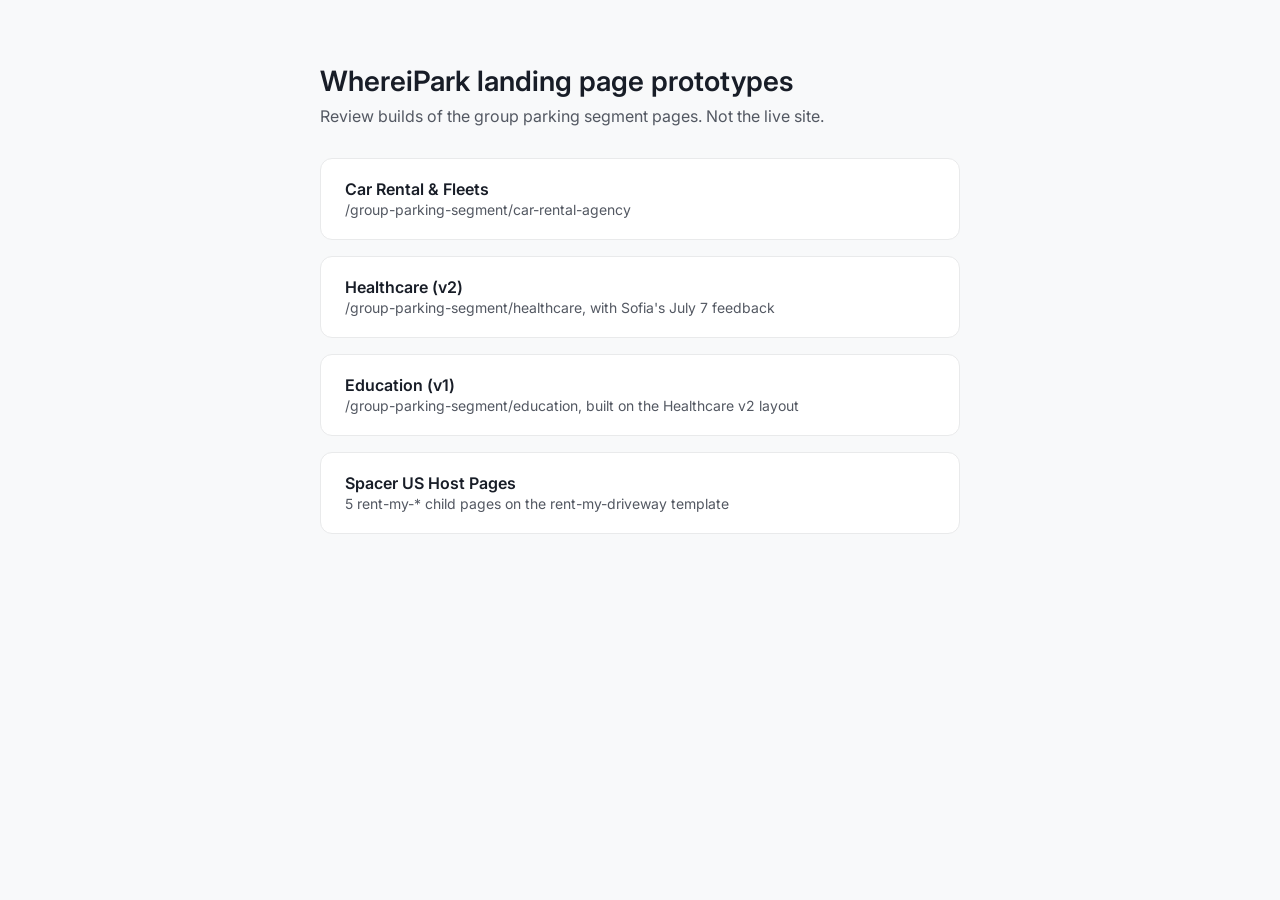
<file: index.html>
<!DOCTYPE html>
<html lang="en">
<head>
  <meta charset="utf-8">
  <meta name="viewport" content="width=device-width, initial-scale=1">
  <title>WhereiPark Landing Page Prototypes</title>
  <meta name="robots" content="noindex, nofollow">
  <link rel="preconnect" href="https://fonts.googleapis.com">
  <link rel="preconnect" href="https://fonts.gstatic.com" crossorigin>
  <link href="https://fonts.googleapis.com/css2?family=Inter:wght@400;600&display=swap" rel="stylesheet">
  <style>
    body { margin: 0; font-family: "Inter", system-ui, sans-serif; color: #181d27; background: #f8f9fa; }
    main { max-width: 40rem; margin: 0 auto; padding: 4rem 1.5rem; }
    h1 { font-size: 1.75rem; font-weight: 600; margin: 0 0 0.5rem; }
    p { color: #535862; margin: 0 0 2rem; }
    a.card { display: block; padding: 1.25rem 1.5rem; background: #fff; border: 1px solid #e9eaeb; border-radius: 12px; text-decoration: none; color: inherit; }
    a.card:hover { border-color: #00a7ca; }
    a.card strong { display: block; font-weight: 600; }
    a.card span { color: #535862; font-size: 0.875rem; }
  </style>
</head>
<body>
  <main>
    <h1>WhereiPark landing page prototypes</h1>
    <p>Review builds of the group parking segment pages. Not the live site.</p>
    <a class="card" href="car-rental/">
      <strong>Car Rental &amp; Fleets</strong>
      <span>/group-parking-segment/car-rental-agency</span>
    </a>
    <a class="card" href="healthcare/" style="margin-top: 1rem;">
      <strong>Healthcare (v2)</strong>
      <span>/group-parking-segment/healthcare, with Sofia's July 7 feedback</span>
    </a>
    <a class="card" href="education/" style="margin-top: 1rem;">
      <strong>Education (v1)</strong>
      <span>/group-parking-segment/education, built on the Healthcare v2 layout</span>
    </a>
    <a class="card" href="spacer/" style="margin-top: 1rem;">
      <strong>Spacer US Host Pages</strong>
      <span>5 rent-my-* child pages on the rent-my-driveway template</span>
    </a>
  </main>
</body>
</html>
</file>
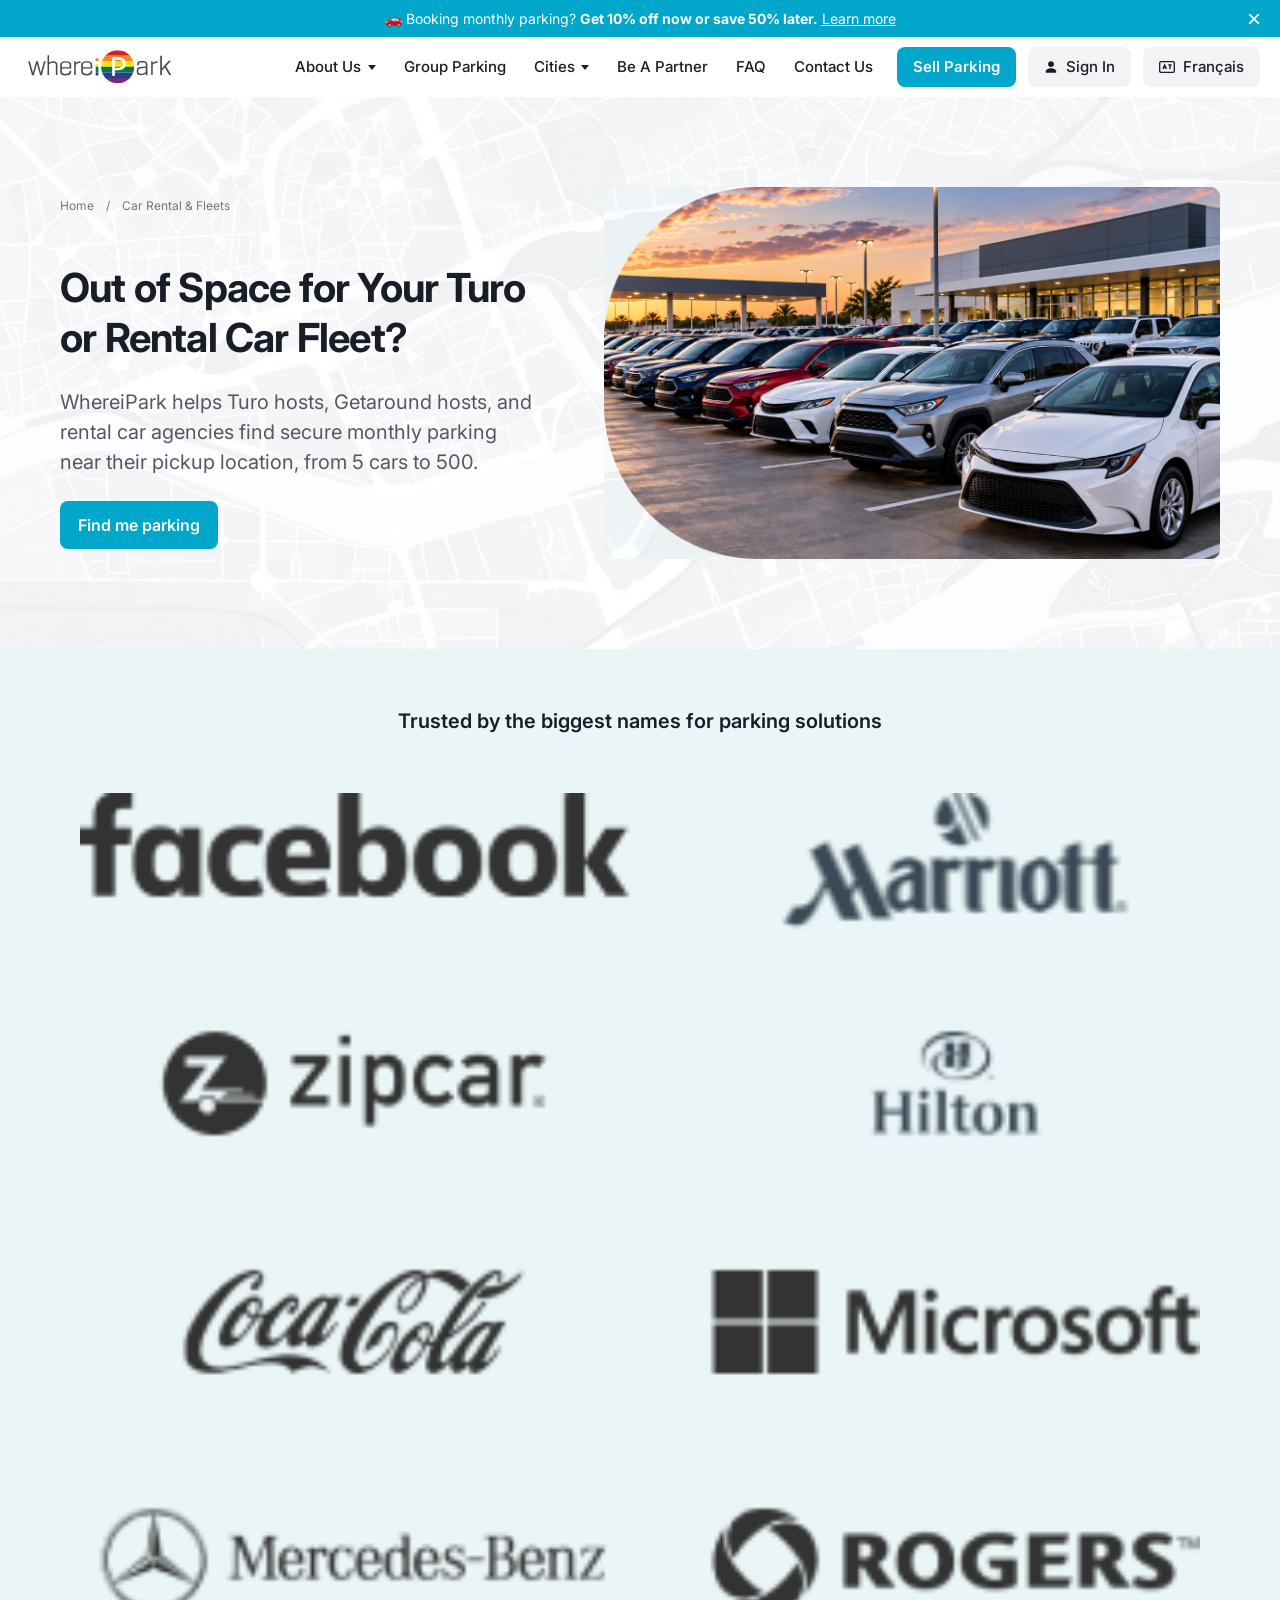
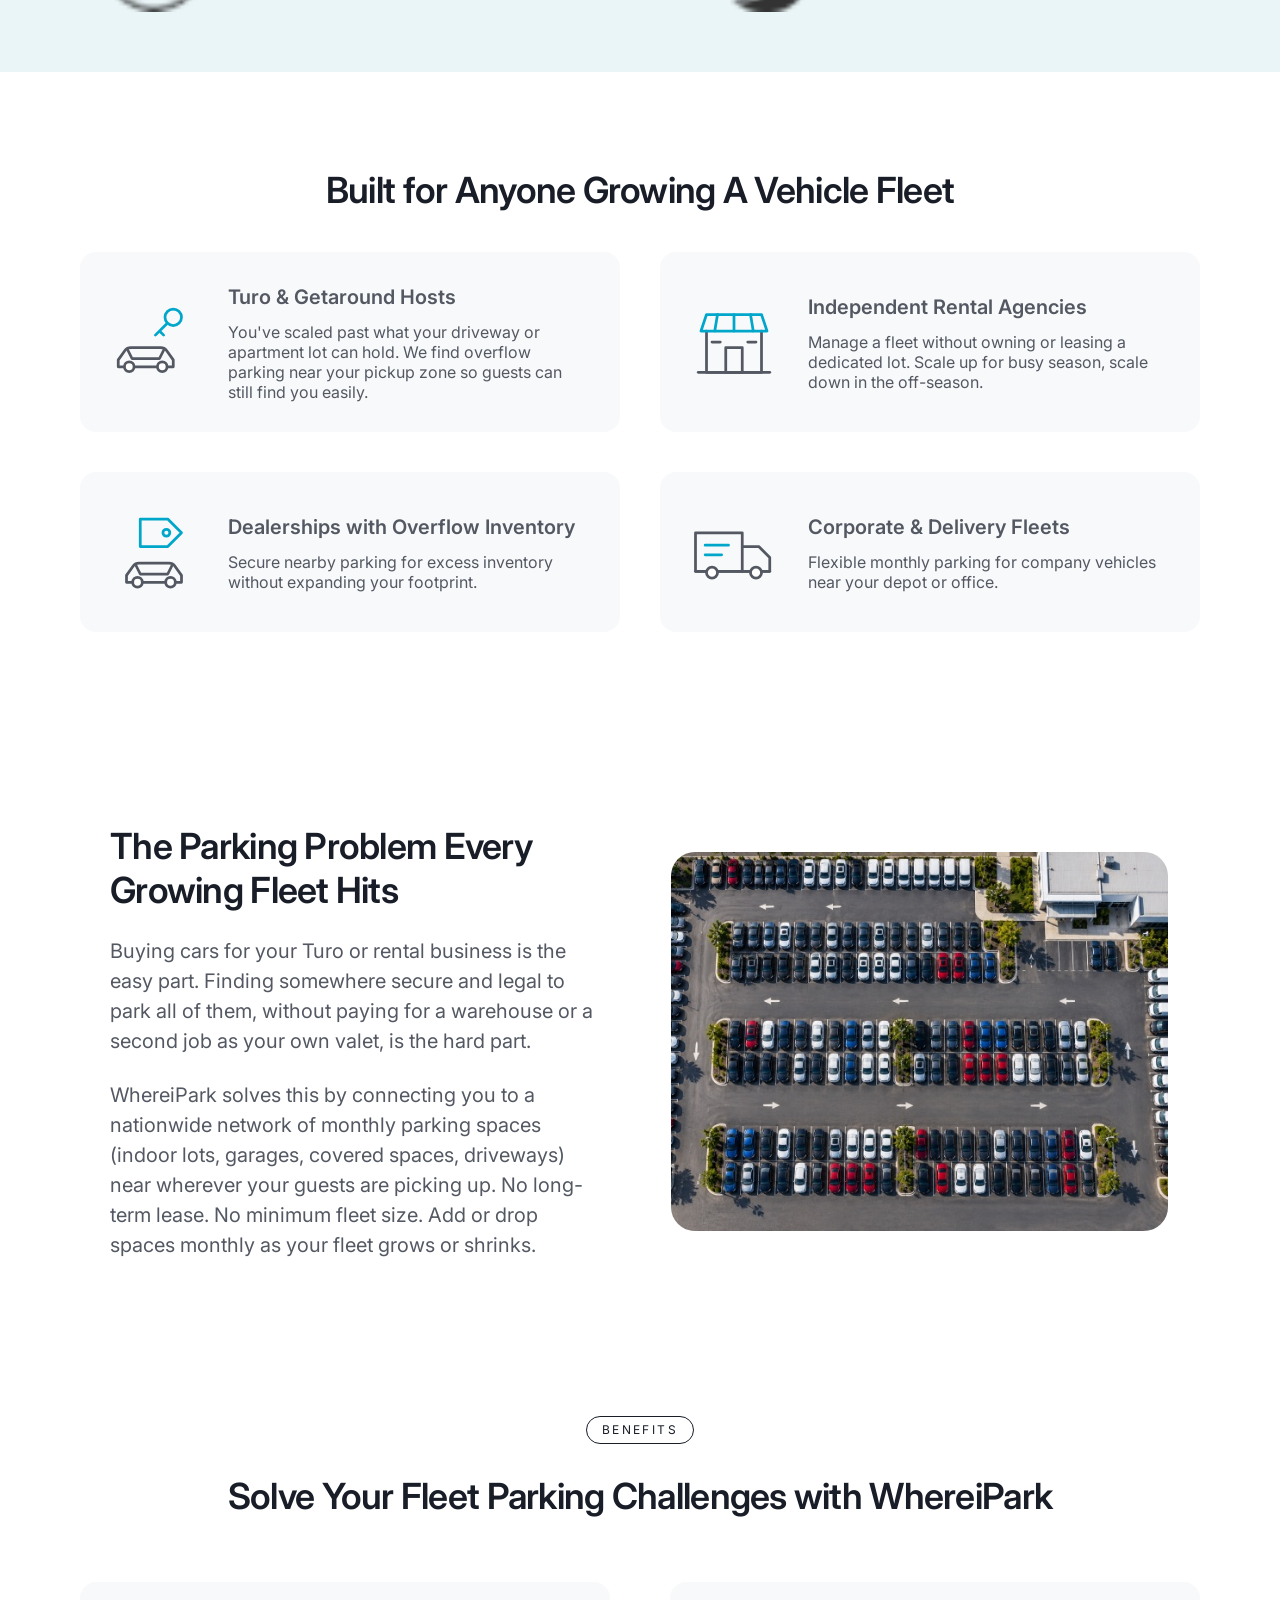
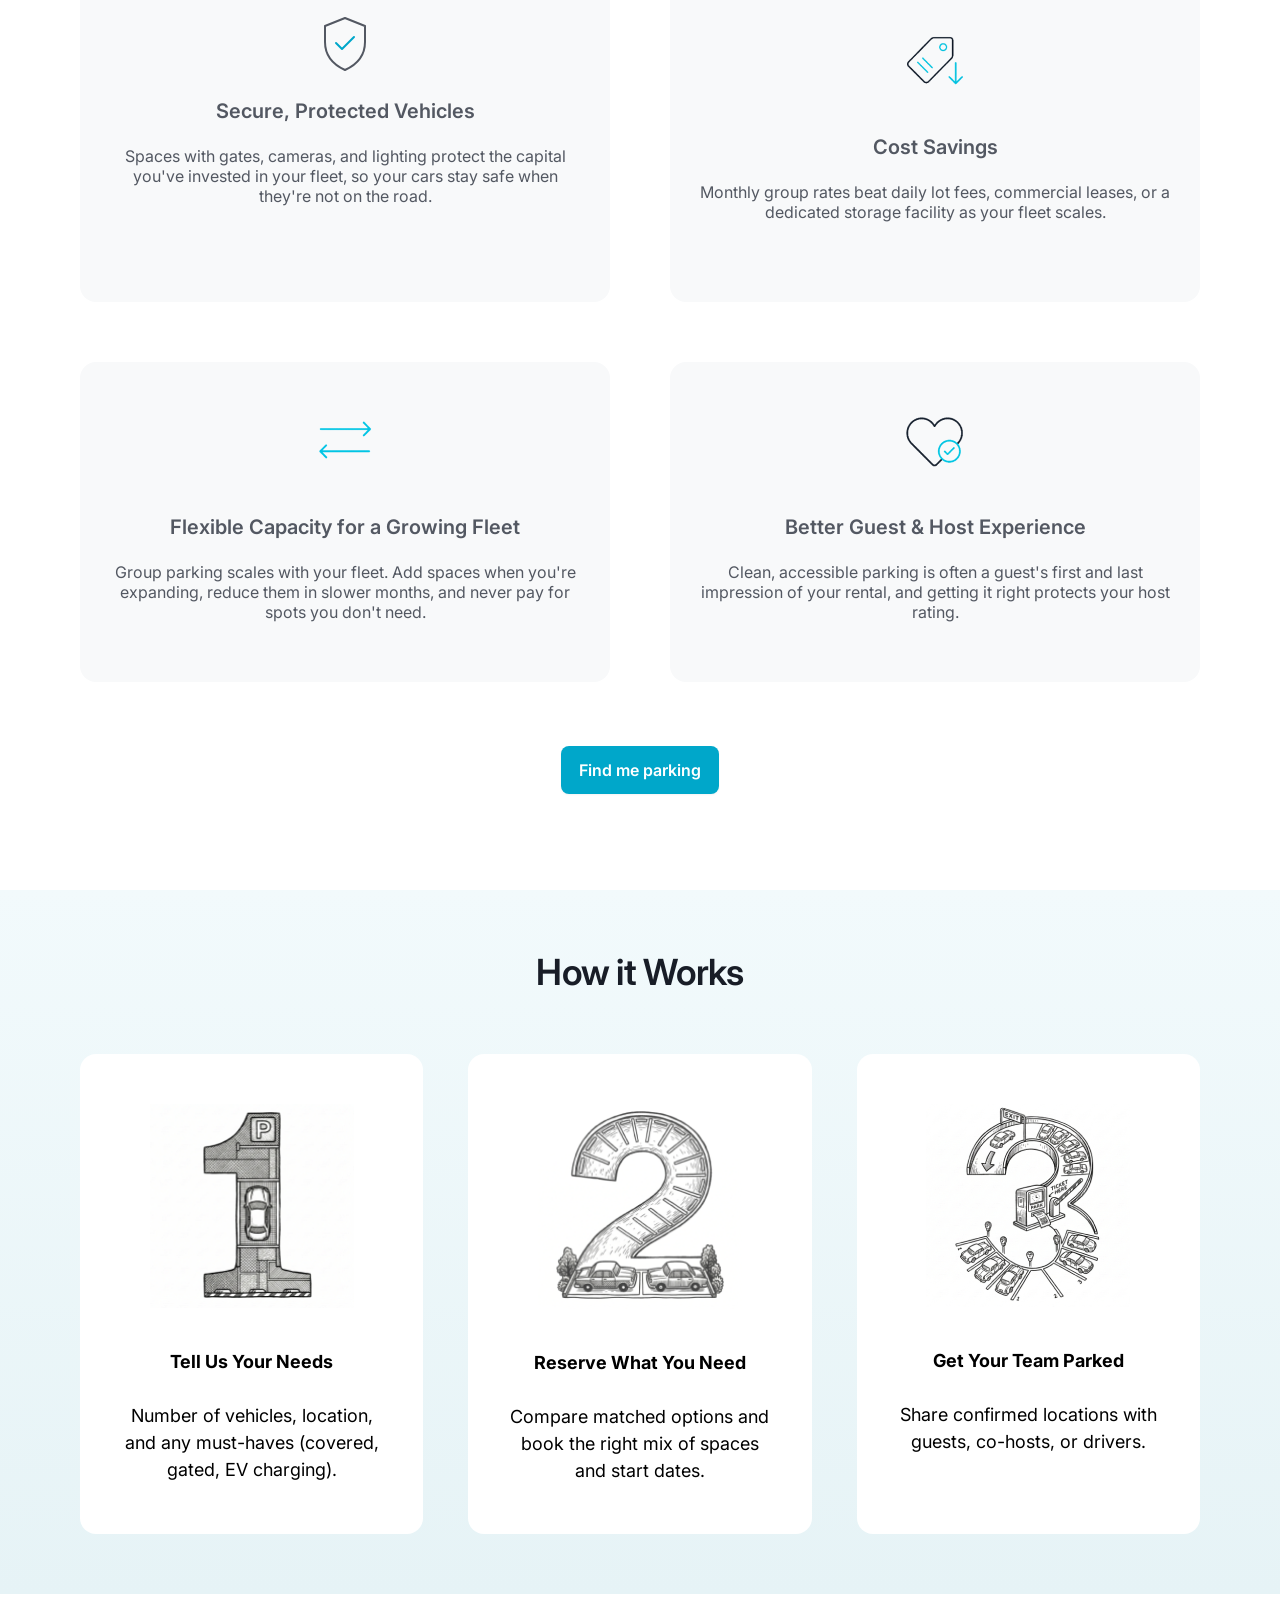
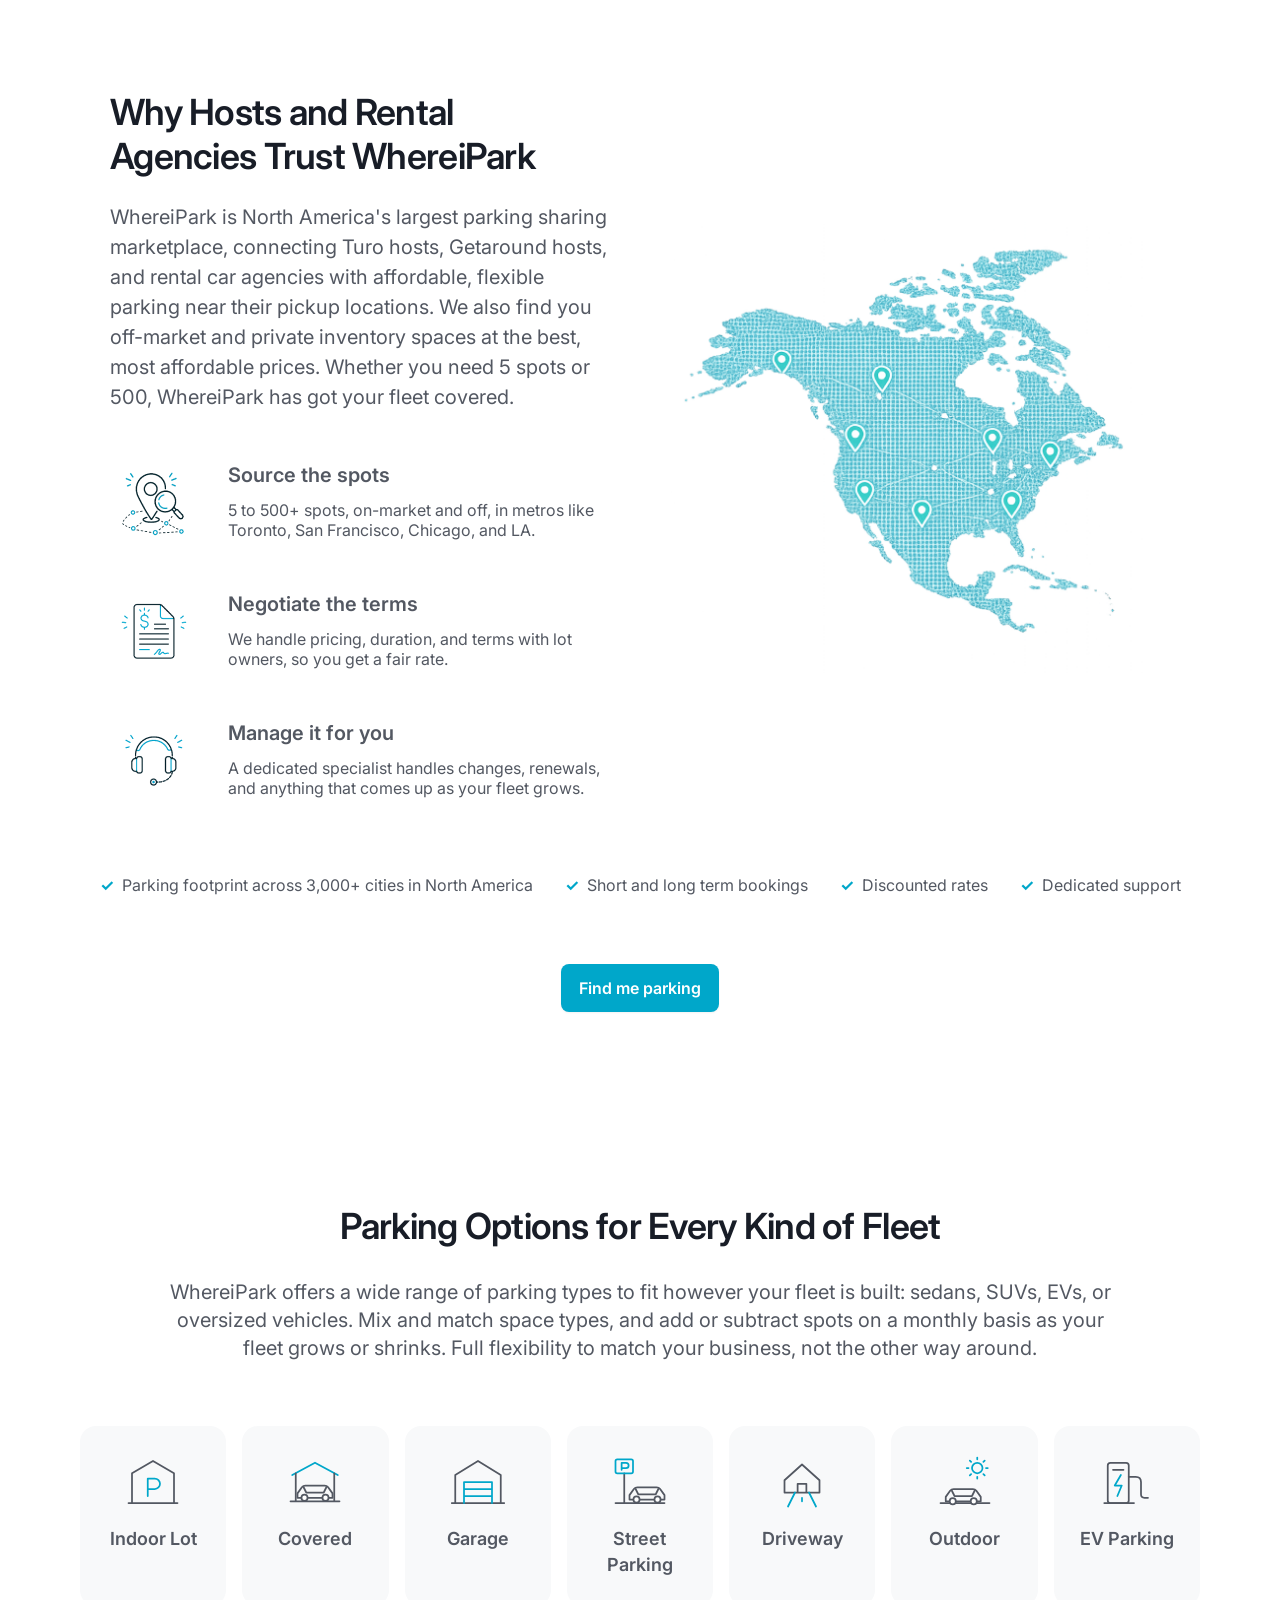
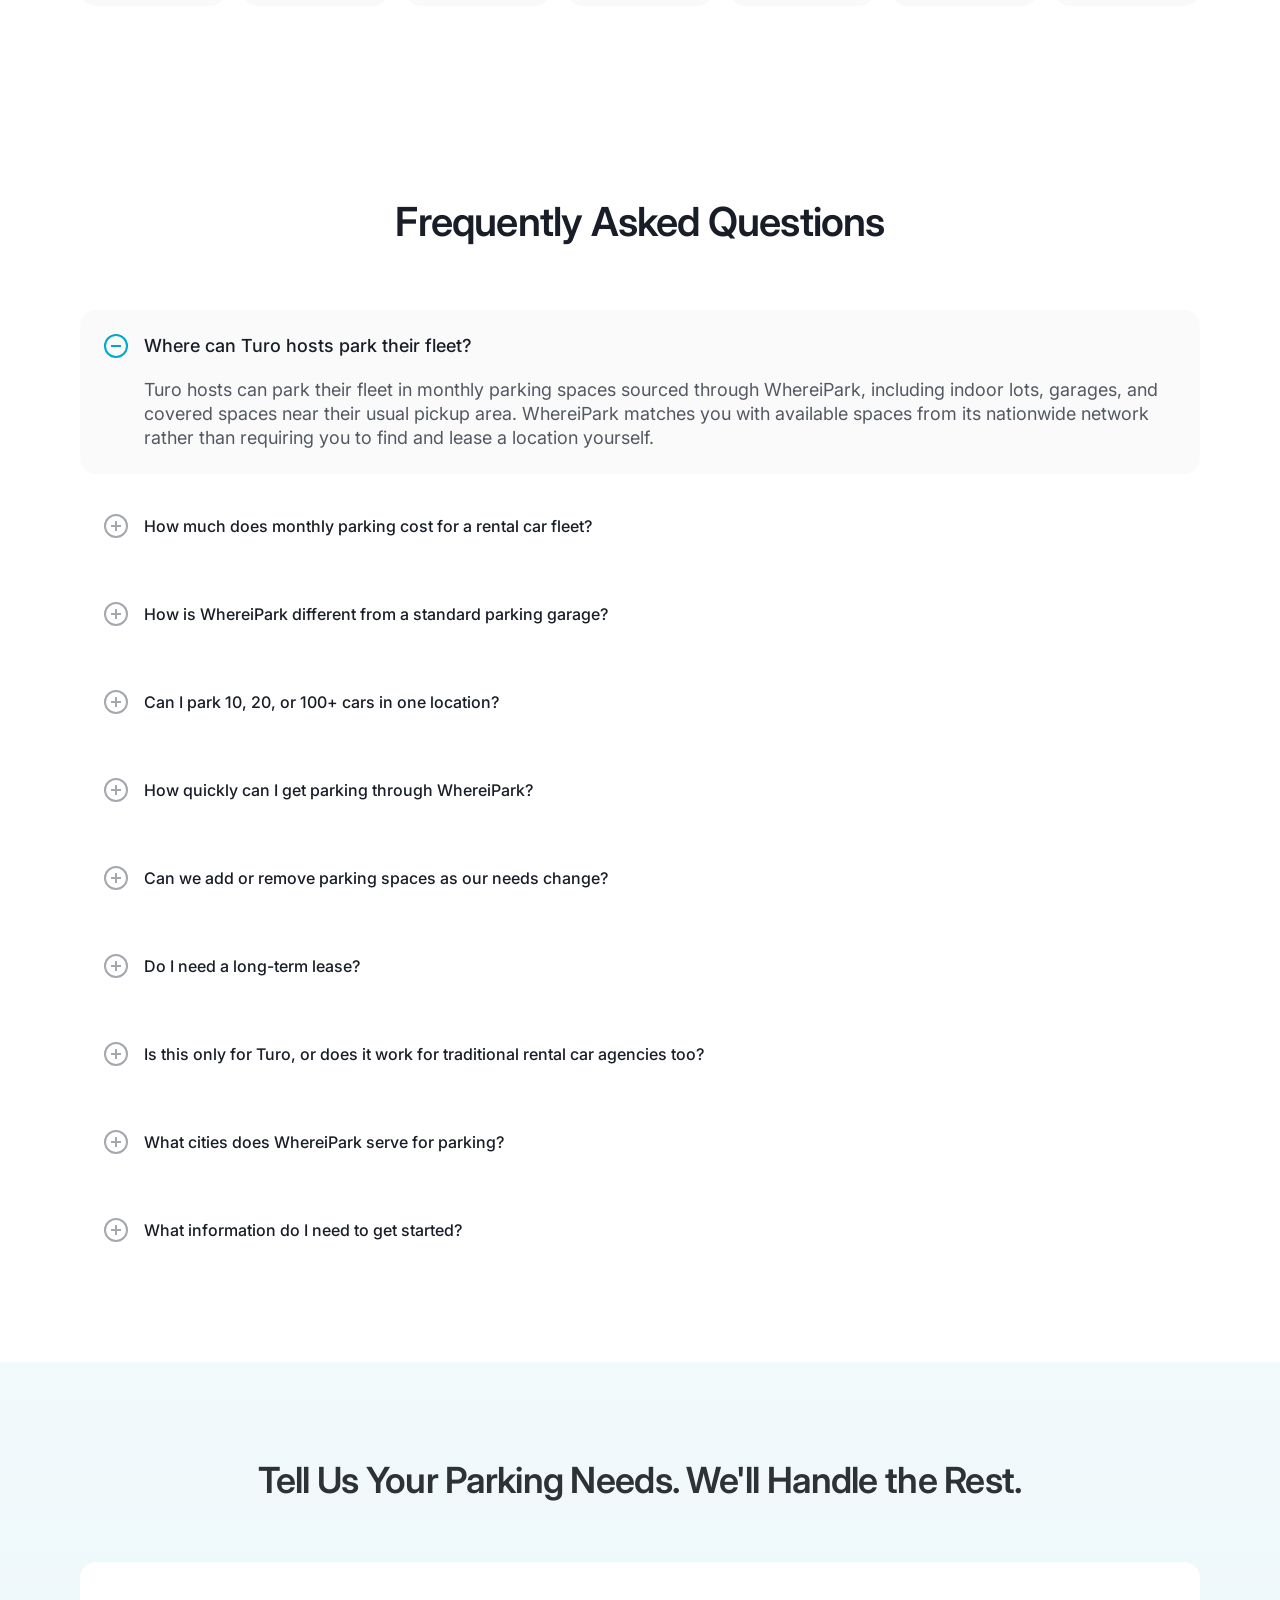
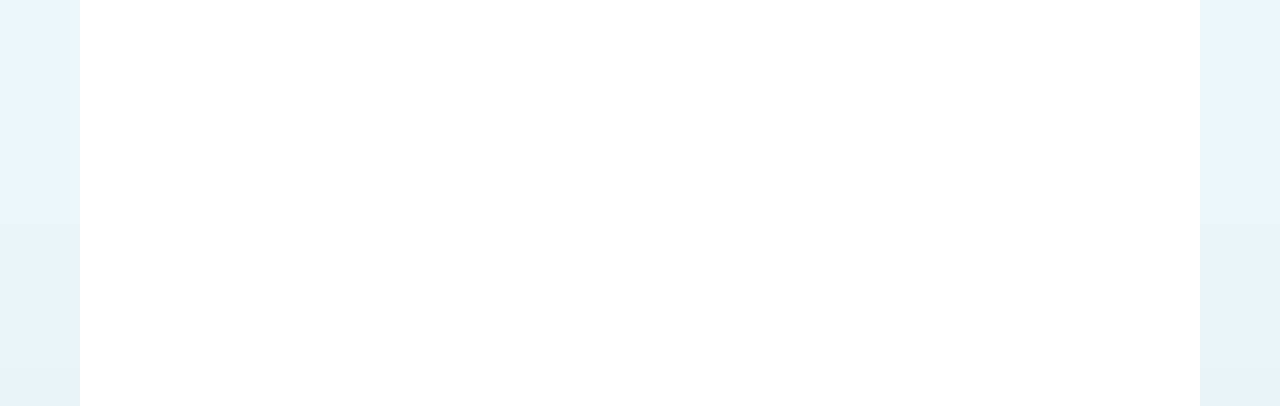
<file: car-rental/index.html>
<!DOCTYPE html>
<html lang="en">
<head>
  <meta charset="utf-8">
  <meta name="viewport" content="width=device-width, initial-scale=1">
  <title>Monthly Parking for Turo Hosts &amp; Car Fleets | WhereiPark</title>
  <meta name="description" content="Ran out of parking for your Turo fleet? WhereiPark connects hosts and rental agencies to secure monthly parking, fast. Get matched today.">
  <!-- Prototype for review only. Live page: /group-parking-segment/car-rental-agency -->
  <meta name="robots" content="noindex, nofollow">
  <link rel="preconnect" href="https://fonts.googleapis.com">
  <link rel="preconnect" href="https://fonts.gstatic.com" crossorigin>
  <link href="https://fonts.googleapis.com/css2?family=Inter:wght@400;500;600;700&display=swap" rel="stylesheet">
  <link rel="stylesheet" href="styles.css">
</head>
<body>
<div class="page-wrapper">

  <!-- Announcement bar -->
  <div class="announce_component" data-announce>
    <p class="announce_text">&#x1F697; Booking monthly parking? <strong>Get 10% off now or save 50% later.</strong> <a href="#form" class="announce_link">Learn more</a></p>
    <button class="announce_close" type="button" aria-label="Dismiss announcement" data-announce-close>&times;</button>
  </div>

  <!-- Navbar -->
  <header class="navbar_component" data-nav>
    <div class="navbar_container">
      <a href="#" class="navbar_logo-link" aria-label="WhereiPark home">
        <img src="images/whereipark-logo.svg" alt="WhereiPark" class="navbar_logo" width="193" height="60">
      </a>
      <button class="navbar_menu-button" type="button" aria-label="Open menu" aria-expanded="false" aria-controls="nav-menu" data-nav-toggle>
        <span></span><span></span><span></span>
      </button>
      <nav class="navbar_menu" id="nav-menu" data-nav-menu>
        <a href="#" class="navbar_link is-dropdown">About Us</a>
        <a href="#" class="navbar_link">Group Parking</a>
        <a href="#" class="navbar_link is-dropdown">Cities</a>
        <a href="#" class="navbar_link">Be A Partner</a>
        <a href="#faq" class="navbar_link">FAQ</a>
        <a href="#form" class="navbar_link">Contact Us</a>
        <a href="#" class="button is-small">Sell Parking</a>
        <a href="#" class="button is-small is-light">
          <svg width="14" height="14" viewBox="0 0 24 24" fill="currentColor" aria-hidden="true"><path d="M12 12a5 5 0 1 0 0-10 5 5 0 0 0 0 10Zm0 2c-4.4 0-9 2.2-9 5.5V22h18v-2.5c0-3.3-4.6-5.5-9-5.5Z"/></svg>
          Sign In
        </a>
        <a href="#" class="button is-small is-light">
          <svg width="16" height="14" viewBox="0 0 24 20" fill="none" stroke="currentColor" stroke-width="2" aria-hidden="true"><rect x="1" y="2" width="22" height="16" rx="2"/><path d="M6 13l2.5-6L11 13M7 11h3M14 7h5M16.5 7v6"/></svg>
          Fran&ccedil;ais
        </a>
      </nav>
    </div>
  </header>

  <main class="main-wrapper">

    <!-- Fold 1: Hero -->
    <section class="section_hero">
      <div class="padding-global">
        <div class="container-large">
          <div class="hero_layout">
            <div class="hero_content">
              <ol class="breadcrumb_list">
                <li><a href="#">Home</a></li>
                <li aria-hidden="true">/</li>
                <li aria-current="page">Car Rental &amp; Fleets</li>
              </ol>
              <h1 class="heading-style-h1">Out of Space for Your Turo or Rental Car Fleet?</h1>
              <p class="text-size-medium">WhereiPark helps Turo hosts, Getaround hosts, and rental car agencies find secure monthly parking near their pickup location, from 5 cars to 500.</p>
              <a href="#form" class="button">Find me parking</a>
            </div>
            <div class="hero_image-wrapper">
              <img src="images/hero-fleet.png" alt="Rental cars parked in a lot" class="hero_image" width="638" height="386">
            </div>
          </div>
        </div>
      </div>
    </section>

    <!-- Fold 2: Logos -->
    <section class="section_logos">
      <div class="padding-global">
        <div class="container-large">
          <h2 class="logos_heading"><span class="is-desktop">Trusted by the biggest names for parking solutions</span><span class="is-mobile">Trusted by hundreds of companies across North America</span></h2>
          <picture>
            <source media="(max-width: 767px)" srcset="images/client-logos-mobile.png" width="282" height="206">
            <img src="images/client-logos.png" alt="Facebook, Marriott, Zipcar, Hilton, Coca-Cola, Microsoft, Mercedes-Benz, Rogers" class="logos_image" width="1216" height="38" loading="lazy">
          </picture>
        </div>
      </div>
    </section>

    <!-- Fold 3: Built for -->
    <section class="section_built-for">
      <div class="padding-global padding-section-medium">
        <div class="container-large">
          <h2 class="heading-style-h2 text-align-center">Built for Anyone Growing A Vehicle Fleet</h2>
          <div class="built-for_grid">
            <div class="feature-card is-horizontal">
              <svg class="feature-card_icon" width="88" height="88" viewBox="0 0 64 64" fill="none" stroke-width="2" stroke-linecap="round" stroke-linejoin="round" aria-hidden="true"><g transform="translate(4 34)" stroke="#535862"><path d="M2 16 V11 L7 4 Q8.5 2 11 2 H33 Q35.5 2 37 4 L42 11 V16 Z"/><path d="M9 4 L12 10 H32 L35 4"/><circle cx="10" cy="16" r="3.5" fill="#fff"/><circle cx="34" cy="16" r="3.5" fill="#fff"/></g><g stroke="#00a7ca"><circle cx="46" cy="14" r="6"/><path d="M41.5 18.5 L33 27 M36 24 L39 27"/></g></svg>
              <div>
                <h3 class="feature-card_title">Turo &amp; Getaround Hosts</h3>
                <p class="feature-card_text">You've scaled past what your driveway or apartment lot can hold. We find overflow parking near your pickup zone so guests can still find you easily.</p>
              </div>
            </div>
            <div class="feature-card is-horizontal">
              <svg class="feature-card_icon" width="88" height="88" viewBox="0 0 64 64" fill="none" stroke-width="2" stroke-linecap="round" stroke-linejoin="round" aria-hidden="true"><g stroke="#535862"><path d="M12 24 V54 H52 V24"/><path d="M6 54 H58"/><rect x="26" y="36" width="12" height="18"/><path d="M16 32 H22 M42 32 H48"/></g><g stroke="#00a7ca"><path d="M8 24 H56 L52 12 H12 Z"/><path d="M20 12 L18 24 M32 12 V24 M44 12 L46 24"/></g></svg>
              <div>
                <h3 class="feature-card_title">Independent Rental Agencies</h3>
                <p class="feature-card_text">Manage a fleet without owning or leasing a dedicated lot. Scale up for busy season, scale down in the off-season.</p>
              </div>
            </div>
            <div class="feature-card is-horizontal">
              <svg class="feature-card_icon" width="88" height="88" viewBox="0 0 64 64" fill="none" stroke-width="2" stroke-linecap="round" stroke-linejoin="round" aria-hidden="true"><g transform="translate(10 38)" stroke="#535862"><path d="M2 16 V11 L7 4 Q8.5 2 11 2 H33 Q35.5 2 37 4 L42 11 V16 Z"/><path d="M9 4 L12 10 H32 L35 4"/><circle cx="10" cy="16" r="3.5" fill="#fff"/><circle cx="34" cy="16" r="3.5" fill="#fff"/></g><g stroke="#00a7ca"><path d="M22 8 H42 L52 18 L42 28 H22 Z"/><circle cx="41" cy="18" r="2.5"/></g></svg>
              <div>
                <h3 class="feature-card_title">Dealerships with Overflow Inventory</h3>
                <p class="feature-card_text">Secure nearby parking for excess inventory without expanding your footprint.</p>
              </div>
            </div>
            <div class="feature-card is-horizontal">
              <svg class="feature-card_icon" width="88" height="88" viewBox="0 0 64 64" fill="none" stroke-width="2" stroke-linecap="round" stroke-linejoin="round" aria-hidden="true"><g stroke="#535862"><path d="M4 46 V18 H38 V46 Z"/><path d="M38 28 H50 L58 36 V46 H38"/><path d="M4 46 H58"/><circle cx="16" cy="47" r="4" fill="#fff"/><circle cx="48" cy="47" r="4" fill="#fff"/></g><g stroke="#00a7ca"><path d="M11 27 H28 M11 34 H23"/></g></svg>
              <div>
                <h3 class="feature-card_title">Corporate &amp; Delivery Fleets</h3>
                <p class="feature-card_text">Flexible monthly parking for company vehicles near your depot or office.</p>
              </div>
            </div>
          </div>
        </div>
      </div>
    </section>

    <!-- Fold 4: Problem -->
    <section class="section_problem">
      <div class="padding-global padding-section-large">
        <div class="container-large">
          <div class="split_layout">
            <div class="split_content">
              <h2 class="heading-style-h2">The Parking Problem Every Growing Fleet Hits</h2>
              <p class="text-size-medium">Buying cars for your Turo or rental business is the easy part. Finding somewhere secure and legal to park all of them, without paying for a warehouse or a second job as your own valet, is the hard part.</p>
              <p class="text-size-medium">WhereiPark solves this by connecting you to a nationwide network of monthly parking spaces (indoor lots, garages, covered spaces, driveways) near wherever your guests are picking up. No long-term lease. No minimum fleet size. Add or drop spaces monthly as your fleet grows or shrinks.</p>
            </div>
            <img src="images/fleet-problem.jpg" alt="Fleet vehicles parked in a city lot" class="split_image" width="577" height="440" loading="lazy">
          </div>
        </div>
      </div>
    </section>

    <!-- Fold 5: Benefits -->
    <section class="section_benefits">
      <div class="padding-global padding-section-medium">
        <div class="container-large">
          <div class="section-header">
            <span class="pill">Benefits</span>
            <h2 class="heading-style-h2">Solve Your Fleet Parking Challenges with WhereiPark</h2>
          </div>
          <div class="benefits_grid">
            <div class="feature-card is-centered">
              <svg class="feature-card_icon" width="64" height="64" viewBox="0 0 64 64" fill="none" stroke-width="2" stroke-linecap="round" stroke-linejoin="round" aria-hidden="true"><path stroke="#535862" d="M32 6 L52 14 V30 C52 44 43 53 32 58 C21 53 12 44 12 30 V14 Z"/><path stroke="#00a7ca" d="M23 31 L29 37 L41 25"/></svg>
              <h3 class="feature-card_title">Secure, Protected Vehicles</h3>
              <p class="feature-card_text">Spaces with gates, cameras, and lighting protect the capital you've invested in your fleet, so your cars stay safe when they're not on the road.</p>
            </div>
            <div class="feature-card is-centered">
              <img src="images/icon-cost.png" alt="" class="feature-card_icon" width="64" height="64">
              <h3 class="feature-card_title">Cost Savings</h3>
              <p class="feature-card_text">Monthly group rates beat daily lot fees, commercial leases, or a dedicated storage facility as your fleet scales.</p>
            </div>
            <div class="feature-card is-centered">
              <img src="images/icon-flex.png" alt="" class="feature-card_icon" width="64" height="64">
              <h3 class="feature-card_title">Flexible Capacity for a Growing Fleet</h3>
              <p class="feature-card_text">Group parking scales with your fleet. Add spaces when you're expanding, reduce them in slower months, and never pay for spots you don't need.</p>
            </div>
            <div class="feature-card is-centered">
              <img src="images/icon-experience.png" alt="" class="feature-card_icon" width="64" height="64">
              <h3 class="feature-card_title">Better Guest &amp; Host Experience</h3>
              <p class="feature-card_text">Clean, accessible parking is often a guest's first and last impression of your rental, and getting it right protects your host rating.</p>
            </div>
          </div>
          <div class="button-group is-center"><a href="#form" class="button">Find me parking</a></div>
        </div>
      </div>
    </section>

    <!-- Fold 6: How it works -->
    <section class="section_steps">
      <div class="padding-global padding-section-medium">
        <div class="container-large">
          <h2 class="heading-style-h2 text-align-center">How it Works</h2>
          <div class="steps_grid">
            <div class="step-card">
              <img src="images/step-1.png" alt="" class="step-card_image" width="203" height="203" loading="lazy">
              <h3 class="step-card_title">Tell Us Your Needs</h3>
              <p class="step-card_text">Number of vehicles, location, and any must-haves (covered, gated, EV charging).</p>
            </div>
            <div class="step-card">
              <img src="images/step-2.png" alt="" class="step-card_image" width="202" height="203" loading="lazy">
              <h3 class="step-card_title">Reserve What You Need</h3>
              <p class="step-card_text">Compare matched options and book the right mix of spaces and start dates.</p>
            </div>
            <div class="step-card">
              <img src="images/step-3.png" alt="" class="step-card_image" width="204" height="203" loading="lazy">
              <h3 class="step-card_title">Get Your Team Parked</h3>
              <p class="step-card_text">Share confirmed locations with guests, co-hosts, or drivers.</p>
            </div>
          </div>
        </div>
      </div>
    </section>

    <!-- Fold 7: Why trust -->
    <section class="section_trust">
      <div class="padding-global padding-section-large">
        <div class="container-large">
          <div class="split_layout">
            <div class="split_content">
              <h2 class="heading-style-h2">Why Hosts and Rental Agencies Trust WhereiPark</h2>
              <p class="text-size-medium">WhereiPark is North America's largest parking sharing marketplace, connecting Turo hosts, Getaround hosts, and rental car agencies with affordable, flexible parking near their pickup locations. We also find you off-market and private inventory spaces at the best, most affordable prices. Whether you need 5 spots or 500, WhereiPark has got your fleet covered.</p>
              <ul class="trust_list">
                <li class="trust_item">
                  <img src="images/icon-source.png" alt="" width="64" height="64" loading="lazy">
                  <div><h3 class="trust_title">Source the spots</h3><p>5 to 500+ spots, on-market and off, in metros like Toronto, San Francisco, Chicago, and LA.</p></div>
                </li>
                <li class="trust_item">
                  <img src="images/icon-negotiate.png" alt="" width="64" height="64" loading="lazy">
                  <div><h3 class="trust_title">Negotiate the terms</h3><p>We handle pricing, duration, and terms with lot owners, so you get a fair rate.</p></div>
                </li>
                <li class="trust_item">
                  <img src="images/icon-support.png" alt="" width="64" height="64" loading="lazy">
                  <div><h3 class="trust_title">Manage it for you</h3><p>A dedicated specialist handles changes, renewals, and anything that comes up as your fleet grows.</p></div>
                </li>
              </ul>
            </div>
            <img src="images/north-america-map.png" alt="Map of WhereiPark cities across North America" class="trust_map" width="504" height="458" loading="lazy">
          </div>
          <ul class="check-list">
            <li>Parking footprint across 3,000+ cities in North America</li>
            <li>Short and long term bookings</li>
            <li>Discounted rates</li>
            <li>Dedicated support</li>
          </ul>
          <div class="button-group is-center"><a href="#form" class="button">Find me parking</a></div>
        </div>
      </div>
    </section>

    <!-- Fold 8: Parking options -->
    <section class="section_options">
      <div class="padding-global padding-section-medium">
        <div class="container-large">
          <div class="section-header">
            <h2 class="heading-style-h2">Parking Options for Every Kind of Fleet</h2>
            <p class="text-size-medium options_intro">WhereiPark offers a wide range of parking types to fit however your fleet is built: sedans, SUVs, EVs, or oversized vehicles. Mix and match space types, and add or subtract spots on a monthly basis as your fleet grows or shrinks. Full flexibility to match your business, not the other way around.</p>
          </div>
          <ul class="options_grid">
            <li class="option-tile"><svg width="56" height="56" viewBox="0 0 64 64" fill="none" stroke-width="2" stroke-linecap="round" stroke-linejoin="round" aria-hidden="true"><g stroke="#535862"><path d="M8 56 V22 L32 8 L56 22 V56"/><path d="M4 56 H60"/></g><path stroke="#00a7ca" d="M26 48 V28 H34 A6 6 0 0 1 34 40 H26"/></svg><span>Indoor Lot</span></li>
            <li class="option-tile"><svg width="56" height="56" viewBox="0 0 64 64" fill="none" stroke-width="2" stroke-linecap="round" stroke-linejoin="round" aria-hidden="true"><path stroke="#00a7ca" d="M6 24 L32 10 L58 24"/><path stroke="#535862" d="M10 22 V54 M54 22 V54 M4 54 H60"/><g transform="translate(10 34)" stroke="#535862"><path d="M2 16 V11 L7 4 Q8.5 2 11 2 H33 Q35.5 2 37 4 L42 11 V16 Z"/><path d="M9 4 L12 10 H32 L35 4"/><circle cx="10" cy="16" r="3.5" fill="#fff"/><circle cx="34" cy="16" r="3.5" fill="#fff"/></g></svg><span>Covered</span></li>
            <li class="option-tile"><svg width="56" height="56" viewBox="0 0 64 64" fill="none" stroke-width="2" stroke-linecap="round" stroke-linejoin="round" aria-hidden="true"><path stroke="#535862" d="M6 56 V24 L32 8 L58 24 V56 M2 56 H62"/><path stroke="#00a7ca" d="M16 56 V32 H48 V56 M16 40 H48 M16 48 H48"/></svg><span>Garage</span></li>
            <li class="option-tile"><svg width="56" height="56" viewBox="0 0 64 64" fill="none" stroke-width="2" stroke-linecap="round" stroke-linejoin="round" aria-hidden="true"><path stroke="#535862" d="M14 56 V22 M4 56 H60"/><rect stroke="#00a7ca" x="4" y="6" width="20" height="16" rx="2"/><path stroke="#00a7ca" d="M11 18 V10 H16 A3 3 0 0 1 16 16 H11"/><g transform="translate(18 36)" stroke="#535862"><path d="M2 16 V11 L7 4 Q8.5 2 11 2 H33 Q35.5 2 37 4 L42 11 V16 Z"/><path d="M9 4 L12 10 H32 L35 4"/><circle cx="10" cy="16" r="3.5" fill="#fff"/><circle cx="34" cy="16" r="3.5" fill="#fff"/></g></svg><span>Street Parking</span></li>
            <li class="option-tile"><svg width="56" height="56" viewBox="0 0 64 64" fill="none" stroke-width="2" stroke-linecap="round" stroke-linejoin="round" aria-hidden="true"><path stroke="#535862" d="M12 30 L32 12 L52 30 V44 H12 Z M27 44 V34 H37 V44"/><path stroke="#00a7ca" d="M24 44 L16 60 M40 44 L48 60 M32 50 V54"/></svg><span>Driveway</span></li>
            <li class="option-tile"><svg width="56" height="56" viewBox="0 0 64 64" fill="none" stroke-width="2" stroke-linecap="round" stroke-linejoin="round" aria-hidden="true"><g stroke="#00a7ca"><circle cx="46" cy="16" r="6"/><path d="M46 4 V6 M46 26 V28 M34 16 H36 M56 16 H58 M37.5 7.5 L39 9 M53 23 L54.5 24.5 M37.5 24.5 L39 23 M53 9 L54.5 7.5"/></g><path stroke="#535862" d="M4 56 H60"/><g transform="translate(8 38)" stroke="#535862"><path d="M2 16 V11 L7 4 Q8.5 2 11 2 H33 Q35.5 2 37 4 L42 11 V16 Z"/><path d="M9 4 L12 10 H32 L35 4"/><circle cx="10" cy="16" r="3.5" fill="#fff"/><circle cx="34" cy="16" r="3.5" fill="#fff"/></g></svg><span>Outdoor</span></li>
            <li class="option-tile"><svg width="56" height="56" viewBox="0 0 64 64" fill="none" stroke-width="2" stroke-linecap="round" stroke-linejoin="round" aria-hidden="true"><g stroke="#535862"><rect x="10" y="10" width="24" height="46" rx="3"/><path d="M6 56 H40 M16 18 H28"/><path d="M34 26 H42 Q48 26 48 32 V46 Q48 50 52 50 H56"/></g><path stroke="#00a7ca" d="M25 24 L18 36 H26 L21 48"/></svg><span>EV Parking</span></li>
          </ul>
        </div>
      </div>
    </section>

    <!-- Fold 9: FAQ -->
    <section class="section_faq" id="faq">
      <div class="padding-global padding-section-large">
        <div class="container-medium">
          <h2 class="faq_heading">Frequently Asked Questions</h2>
          <div class="faq_list" data-faq>
            <div class="faq_item is-open">
              <button class="faq_question" type="button" aria-expanded="true">Where can Turo hosts park their fleet?</button>
              <div class="faq_answer"><p>Turo hosts can park their fleet in monthly parking spaces sourced through WhereiPark, including indoor lots, garages, and covered spaces near their usual pickup area. WhereiPark matches you with available spaces from its nationwide network rather than requiring you to find and lease a location yourself.</p></div>
            </div>
            <div class="faq_item">
              <button class="faq_question" type="button" aria-expanded="false">How much does monthly parking cost for a rental car fleet?</button>
              <div class="faq_answer"><p>Pricing varies by city, space type, and fleet size, but WhereiPark spaces are generally priced below traditional commercial leases since you're renting only the parking capacity you need. Request a quote for your specific location and fleet size to get exact pricing.</p></div>
            </div>
            <div class="faq_item">
              <button class="faq_question" type="button" aria-expanded="false">How is WhereiPark different from a standard parking garage?</button>
              <div class="faq_answer"><p>WhereiPark sources parking from a network of private and commercial lots near your pickup location rather than operating a single garage. This means more location options, more competitive pricing, and the flexibility to scale up or down each month without being locked into a long-term lease.</p></div>
            </div>
            <div class="faq_item">
              <button class="faq_question" type="button" aria-expanded="false">Can I park 10, 20, or 100+ cars in one location?</button>
              <div class="faq_answer"><p>Yes. WhereiPark works with hosts and agencies ranging from a handful of vehicles to fleets of 100+, and can source multiple locations near each other if a single lot doesn't have enough capacity.</p></div>
            </div>
            <div class="faq_item">
              <button class="faq_question" type="button" aria-expanded="false">How quickly can I get parking through WhereiPark?</button>
              <div class="faq_answer"><p>Our clients receive a curated list of nearby parking options within 1&ndash;2 business days of submitting their requirements. There's no lengthy procurement process, just a quick intake, and a WhereiPark specialist handles the sourcing.</p></div>
            </div>
            <div class="faq_item">
              <button class="faq_question" type="button" aria-expanded="false">Can we add or remove parking spaces as our needs change?</button>
              <div class="faq_answer"><p>Yes. WhereiPark is fully flexible on a month-to-month basis. Add capacity for peak travel seasons and holiday weekends, then reduce spaces during quieter months.</p></div>
            </div>
            <div class="faq_item">
              <button class="faq_question" type="button" aria-expanded="false">Do I need a long-term lease?</button>
              <div class="faq_answer"><p>No. WhereiPark parking is booked on a flexible monthly basis, so you can add or remove spaces as your fleet grows or shrinks without being locked into a multi-year commercial lease.</p></div>
            </div>
            <div class="faq_item">
              <button class="faq_question" type="button" aria-expanded="false">Is this only for Turo, or does it work for traditional rental car agencies too?</button>
              <div class="faq_answer"><p>Both. WhereiPark serves Turo and Getaround hosts, independent rental car agencies, and dealerships with overflow inventory: anyone who needs secure, flexible parking for a vehicle fleet.</p></div>
            </div>
            <div class="faq_item">
              <button class="faq_question" type="button" aria-expanded="false">What cities does WhereiPark serve for parking?</button>
              <div class="faq_answer"><p>WhereiPark currently serves 16 major cities across the US and Canada, including Toronto, Vancouver, New York, Chicago, San Francisco, Seattle, Washington DC, Boston, Los Angeles, Philadelphia, Miami, and more. If your pickup location is in or near a major metro area, chances are WhereiPark has options nearby.</p></div>
            </div>
            <div class="faq_item">
              <button class="faq_question" type="button" aria-expanded="false">What information do I need to get started?</button>
              <div class="faq_answer"><p>Just the basics: your pickup location, an estimate of how many spaces you need, your preferred start date, and the types of vehicles in your fleet. A WhereiPark specialist will take it from there.</p></div>
            </div>
          </div>
        </div>
      </div>
    </section>

    <!-- Fold 10: Form -->
    <section class="section_form" id="form">
      <div class="padding-global padding-section-medium">
        <div class="container-large">
          <h2 class="heading-style-h2 text-align-center">Tell Us Your Parking Needs. We'll Handle the Rest.</h2>
          <div class="form_card">
            <div class="hs-form-frame" data-region="na1" data-form-id="d1161483-ed24-47be-a73b-1793d0726229" data-portal-id="22317901"></div>
          </div>
        </div>
      </div>
    </section>

  </main>

  <!-- Footer -->
  <footer class="footer_component">
    <div class="padding-global">
      <div class="container-large">
        <div class="footer_grid">
          <div class="footer_col">
            <h4 class="footer_heading">Company</h4>
            <a href="#">About Us</a><a href="#">Blog</a><a href="#">Careers</a><a href="#">FAQ</a><a href="#">Privacy &amp; Terms</a><a href="#">Sitemap</a>
          </div>
          <div class="footer_col">
            <h4 class="footer_heading">Sell Parking</h4>
            <a href="#">Multifamily Apartments</a><a href="#">Hotels</a>
            <h4 class="footer_heading is-spaced">Find Group Parking</h4>
            <a href="#">Construction</a><a href="#" aria-current="page">Rental Car Management</a><a href="#">Healthcare</a>
          </div>
          <div class="footer_col">
            <h4 class="footer_heading">Connect</h4>
            <a href="tel:4154807275" class="footer_contact"><svg width="16" height="16" viewBox="3 2 17 17" aria-hidden="true"><path fill="#fff" d="M19.4142 15.1133C18.671 13.5624 17.4043 12.5501 15.5941 12.0985C15.3224 12.0306 15.0336 12.0978 14.8159 12.2752L13.3125 13.5037C13.019 13.7438 12.6042 13.7748 12.2811 13.5756C10.6912 12.5951 9.4047 11.3085 8.42407 9.7179C8.22492 9.39543 8.25591 8.98066 8.49594 8.68655L9.72445 7.18306C9.90184 6.96611 9.96909 6.67728 9.90118 6.40494C9.44881 4.59543 8.43725 3.32798 6.88634 2.58554C6.63641 2.46552 6.34099 2.47211 6.09635 2.60334C5.31624 3.02011 4.57043 3.49093 3.86345 4.0211C3.59308 4.2242 3.45592 4.55985 3.51264 4.89287C4.02106 7.90247 5.64729 11.0677 8.28955 13.7107C10.9325 16.3536 14.0971 17.9798 17.1073 18.4876C17.441 18.5436 17.7767 18.4071 17.9791 18.1368C18.5093 17.4299 18.9801 16.6834 19.3969 15.9039C19.5274 15.6586 19.5342 15.3639 19.4142 15.1133Z"/></svg>US: 415 480 7275</a>
            <a href="tel:6474839070" class="footer_contact"><svg width="16" height="16" viewBox="3 2 17 17" aria-hidden="true"><path fill="#fff" d="M19.4142 15.1133C18.671 13.5624 17.4043 12.5501 15.5941 12.0985C15.3224 12.0306 15.0336 12.0978 14.8159 12.2752L13.3125 13.5037C13.019 13.7438 12.6042 13.7748 12.2811 13.5756C10.6912 12.5951 9.4047 11.3085 8.42407 9.7179C8.22492 9.39543 8.25591 8.98066 8.49594 8.68655L9.72445 7.18306C9.90184 6.96611 9.96909 6.67728 9.90118 6.40494C9.44881 4.59543 8.43725 3.32798 6.88634 2.58554C6.63641 2.46552 6.34099 2.47211 6.09635 2.60334C5.31624 3.02011 4.57043 3.49093 3.86345 4.0211C3.59308 4.2242 3.45592 4.55985 3.51264 4.89287C4.02106 7.90247 5.64729 11.0677 8.28955 13.7107C10.9325 16.3536 14.0971 17.9798 17.1073 18.4876C17.441 18.5436 17.7767 18.4071 17.9791 18.1368C18.5093 17.4299 18.9801 16.6834 19.3969 15.9039C19.5274 15.6586 19.5342 15.3639 19.4142 15.1133Z"/></svg>CA: 647 483 9070</a>
            <a href="mailto:team@whereipark.com" class="footer_contact"><svg width="16" height="16" viewBox="3 3 17 14" aria-hidden="true"><path fill="#fff" d="M17.7856 3.5H5.21427C4.27143 3.5 3.5 4.29183 3.5 5.27275V6.07639L11.2313 10.3546C11.4027 10.4491 11.6027 10.4491 11.7742 10.3546L18.357 6.66141L19.4998 6.01732V5.27277C19.4998 4.29185 18.7342 3.5 17.7856 3.5Z"/><path fill="#fff" d="M12.317 11.4005C12.0599 11.5364 11.7799 11.6073 11.4999 11.6073C11.2256 11.6073 10.9456 11.5364 10.6885 11.4005L3.5 7.41763V14.7273C3.5 15.7023 4.27143 16.5 5.21427 16.5H17.7856C18.7342 16.5 19.4999 15.7023 19.4999 14.7273V7.37036L18.3571 8.00854L12.317 11.4005Z"/></svg>team@whereipark.com</a>
            <div class="footer_social">
              <a href="#" aria-label="Facebook"><svg width="13" height="21" viewBox="0 0 13 21"><path fill="#fff" d="M10.9375 4.625C11.6484 4.625 12.25 5.22656 12.25 5.9375V15.5625C12.25 16.3008 11.6484 16.875 10.9375 16.875H7.16406V12.7188H8.75L9.05078 10.75H7.16406V9.49219C7.16406 8.94531 7.4375 8.42578 8.28516 8.42578H9.13281V6.75781C9.13281 6.75781 8.36719 6.62109 7.60156 6.62109C6.07031 6.62109 5.05859 7.57812 5.05859 9.27344V10.75H3.33594V12.7188H5.05859V16.875H1.3125C0.574219 16.875 0 16.3008 0 15.5625V5.9375C0 5.22656 0.574219 4.625 1.3125 4.625H10.9375Z"/></svg></a>
              <a href="#" aria-label="X (Twitter)"><svg width="14" height="21" viewBox="0 0 14 21"><path fill="#fff" d="M12.5508 7.90625C12.5508 8.04297 12.5508 8.15234 12.5508 8.28906C12.5508 12.0898 9.67969 16.4375 4.40234 16.4375C2.76172 16.4375 1.25781 15.9727 0 15.1523C0.21875 15.1797 0.4375 15.207 0.683594 15.207C2.02344 15.207 3.25391 14.7422 4.23828 13.9766C2.98047 13.9492 1.91406 13.1289 1.55859 11.9805C1.75 12.0078 1.91406 12.0352 2.10547 12.0352C2.35156 12.0352 2.625 11.9805 2.84375 11.9258C1.53125 11.6523 0.546875 10.5039 0.546875 9.10938V9.08203C0.929688 9.30078 1.39453 9.41016 1.85938 9.4375C1.06641 8.91797 0.574219 8.04297 0.574219 7.05859C0.574219 6.51172 0.710938 6.01953 0.957031 5.60938C2.37891 7.33203 4.51172 8.48047 6.89062 8.61719C6.83594 8.39844 6.80859 8.17969 6.80859 7.96094C6.80859 6.375 8.09375 5.08984 9.67969 5.08984C10.5 5.08984 11.2383 5.41797 11.7852 5.99219C12.4141 5.85547 13.043 5.60938 13.5898 5.28125C13.3711 5.96484 12.9336 6.51172 12.332 6.86719C12.9062 6.8125 13.4805 6.64844 13.9727 6.42969C13.5898 7.00391 13.0977 7.49609 12.5508 7.90625Z"/></svg></a>
              <a href="#" aria-label="Instagram"><svg width="14" height="21" viewBox="0 0 14 21"><path fill="#fff" d="M6.15234 7.60547C7.875 7.60547 9.29688 9.02734 9.29688 10.75C9.29688 12.5 7.875 13.8945 6.15234 13.8945C4.40234 13.8945 3.00781 12.5 3.00781 10.75C3.00781 9.02734 4.40234 7.60547 6.15234 7.60547ZM6.15234 12.8008C7.27344 12.8008 8.17578 11.8984 8.17578 10.75C8.17578 9.62891 7.27344 8.72656 6.15234 8.72656C5.00391 8.72656 4.10156 9.62891 4.10156 10.75C4.10156 11.8984 5.03125 12.8008 6.15234 12.8008ZM10.1445 7.49609C10.1445 7.90625 9.81641 8.23438 9.40625 8.23438C8.99609 8.23438 8.66797 7.90625 8.66797 7.49609C8.66797 7.08594 8.99609 6.75781 9.40625 6.75781C9.81641 6.75781 10.1445 7.08594 10.1445 7.49609ZM12.2227 8.23438C12.2773 9.24609 12.2773 12.2812 12.2227 13.293C12.168 14.2773 11.9492 15.125 11.2383 15.8633C10.5273 16.5742 9.65234 16.793 8.66797 16.8477C7.65625 16.9023 4.62109 16.9023 3.60938 16.8477C2.625 16.793 1.77734 16.5742 1.03906 15.8633C0.328125 15.125 0.109375 14.2773 0.0546875 13.293C0 12.2812 0 9.24609 0.0546875 8.23438C0.109375 7.25 0.328125 6.375 1.03906 5.66406C1.77734 4.95312 2.625 4.73438 3.60938 4.67969C4.62109 4.625 7.65625 4.625 8.66797 4.67969C9.65234 4.73438 10.5273 4.95312 11.2383 5.66406C11.9492 6.375 12.168 7.25 12.2227 8.23438ZM10.9102 14.3594C11.2383 13.5664 11.1562 11.6523 11.1562 10.75C11.1562 9.875 11.2383 7.96094 10.9102 7.14062C10.6914 6.62109 10.2812 6.18359 9.76172 5.99219C8.94141 5.66406 7.02734 5.74609 6.15234 5.74609C5.25 5.74609 3.33594 5.66406 2.54297 5.99219C1.99609 6.21094 1.58594 6.62109 1.36719 7.14062C1.03906 7.96094 1.12109 9.875 1.12109 10.75C1.12109 11.6523 1.03906 13.5664 1.36719 14.3594C1.58594 14.9062 1.99609 15.3164 2.54297 15.5352C3.33594 15.8633 5.25 15.7812 6.15234 15.7812C7.02734 15.7812 8.94141 15.8633 9.76172 15.5352C10.2812 15.3164 10.7188 14.9062 10.9102 14.3594Z"/></svg></a>
              <a href="#" aria-label="LinkedIn"><svg width="13" height="21" viewBox="0 0 13 21"><path fill="#fff" d="M11.375 4.625C11.8398 4.625 12.25 5.03516 12.25 5.52734V16C12.25 16.4922 11.8398 16.875 11.375 16.875H0.847656C0.382812 16.875 0 16.4922 0 16V5.52734C0 5.03516 0.382812 4.625 0.847656 4.625H11.375ZM3.69141 15.125V9.30078H1.88672V15.125H3.69141ZM2.78906 8.48047C3.36328 8.48047 3.82812 8.01562 3.82812 7.44141C3.82812 6.86719 3.36328 6.375 2.78906 6.375C2.1875 6.375 1.72266 6.86719 1.72266 7.44141C1.72266 8.01562 2.1875 8.48047 2.78906 8.48047ZM10.5 15.125V11.9258C10.5 10.3672 10.1445 9.13672 8.3125 9.13672C7.4375 9.13672 6.83594 9.62891 6.58984 10.0938H6.5625V9.30078H4.83984V15.125H6.64453V12.2539C6.64453 11.4883 6.78125 10.75 7.73828 10.75C8.66797 10.75 8.66797 11.625 8.66797 12.2812V15.125H10.5Z"/></svg></a>
            </div>
          </div>
          <div class="footer_col">
            <h4 class="footer_heading">Book Parking</h4>
            <div class="footer_cities">
              <a href="#">Austin</a><a href="#">Boston</a><a href="#">Chicago</a><a href="#">Dallas</a><a href="#">Houston</a><a href="#">Los Angeles</a><a href="#">Miami</a><a href="#">Minneapolis</a><a href="#">Montreal</a><a href="#">Nashville</a><a href="#">Denver</a>
              <a href="#">New York</a><a href="#">Ottawa</a><a href="#">Philadelphia</a><a href="#">Pittsburgh</a><a href="#">Portland</a><a href="#">San Diego</a><a href="#">San Francisco</a><a href="#">Seattle</a><a href="#">Toronto</a><a href="#">Vancouver</a><a href="#">Washington DC</a>
            </div>
          </div>
        </div>
        <div class="footer_bottom">
          <div class="footer_group">
            <img src="images/spacer-technologies.png" alt="Spacer Technologies" width="276" height="56" loading="lazy">
            <span>WhereiPark is a part of the Spacer Technologies Group</span>
          </div>
          <img src="images/spacer-brands.png" alt="Spacer, Spacer.com, Parkhound and WhereiPark" class="footer_brands" width="716" height="77" loading="lazy">
        </div>
      </div>
    </div>
  </footer>

</div>
<script src="https://js.hsforms.net/forms/embed/22317901.js" defer></script>
<script src="script.js" defer></script>
</body>
</html>
</file>
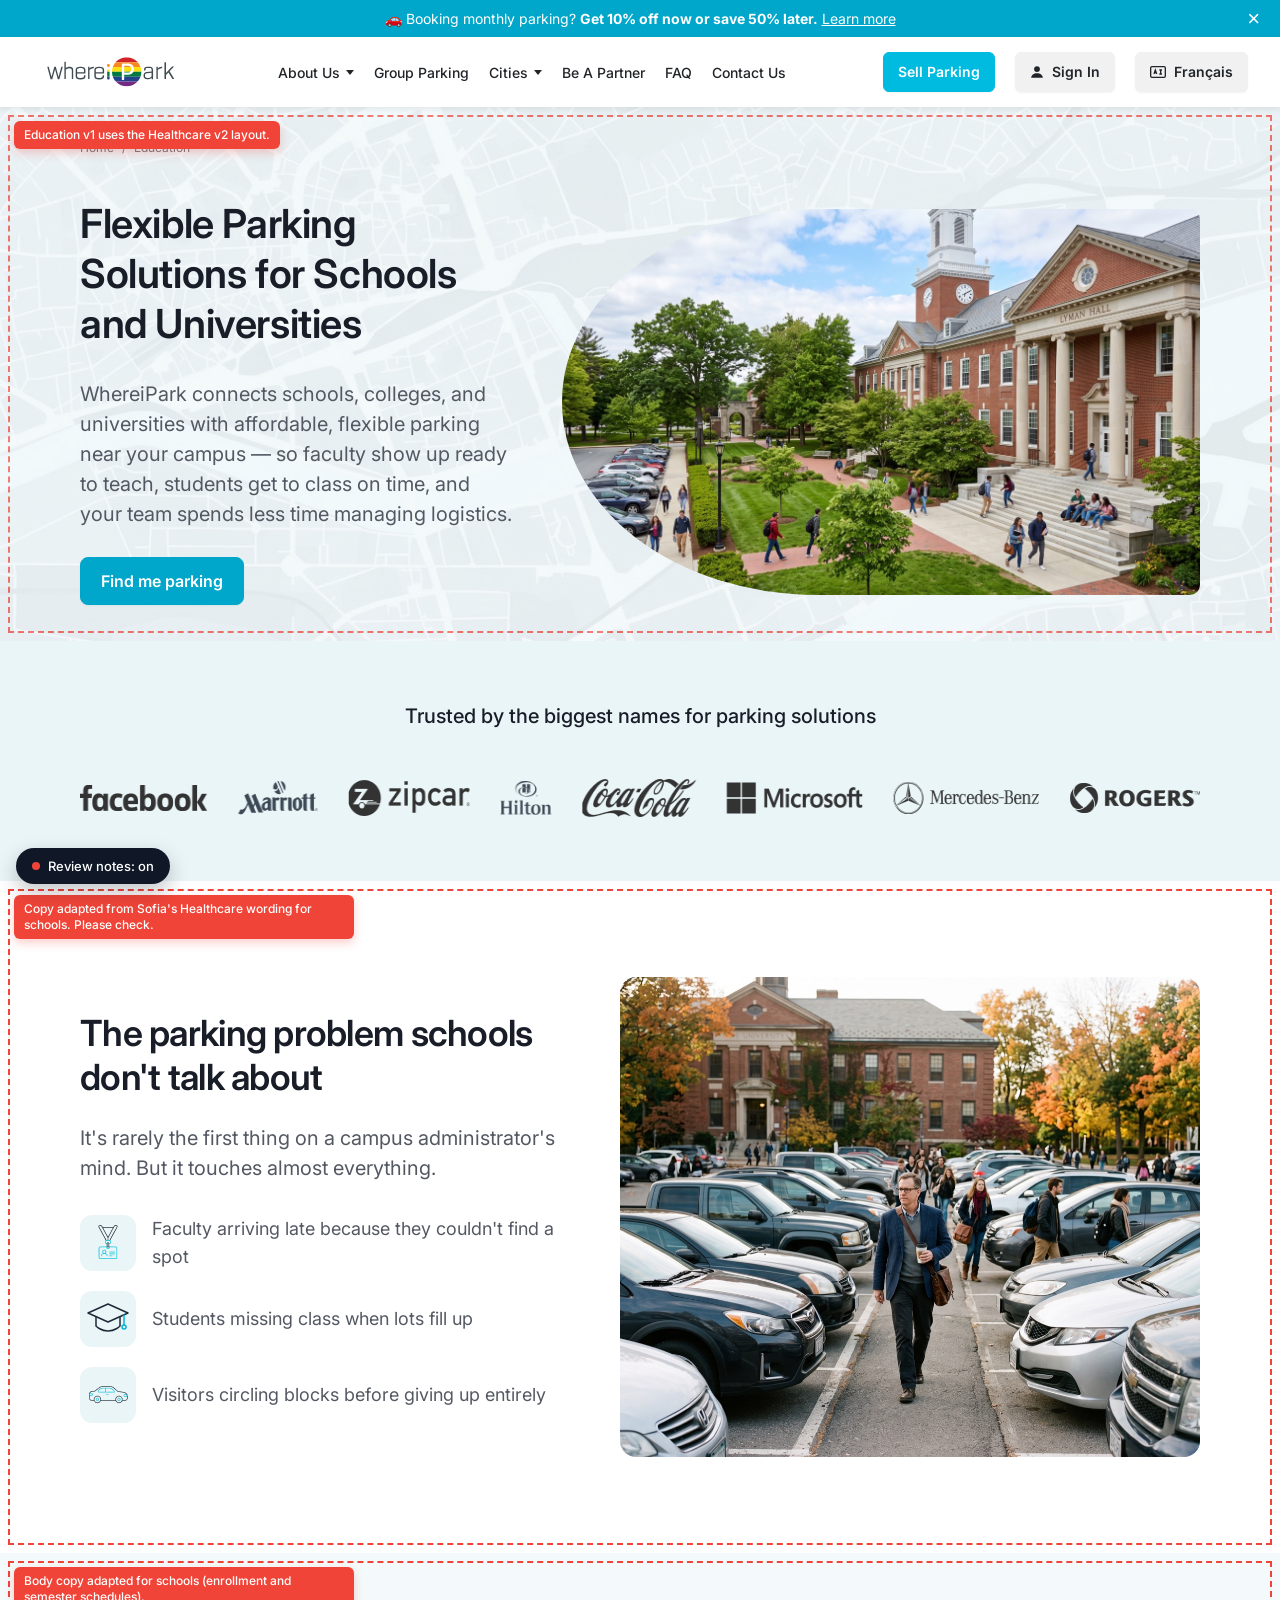
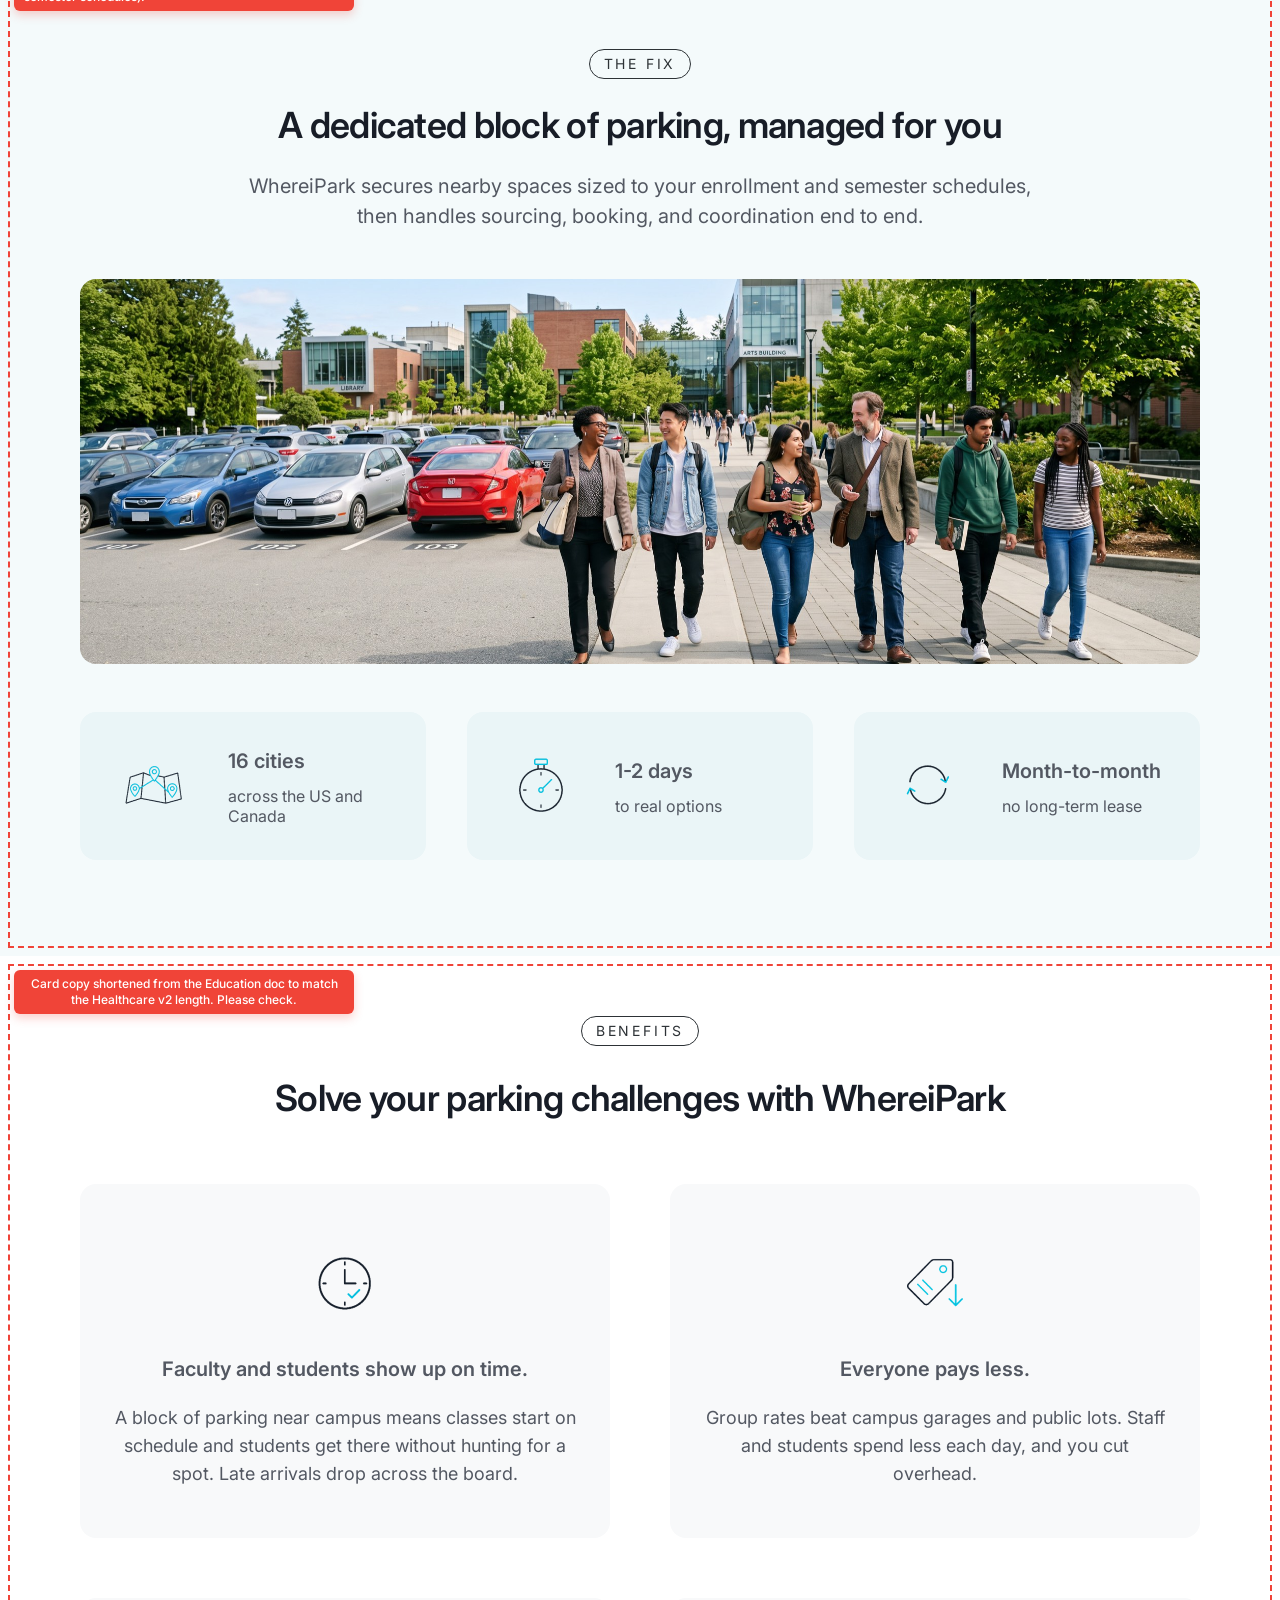
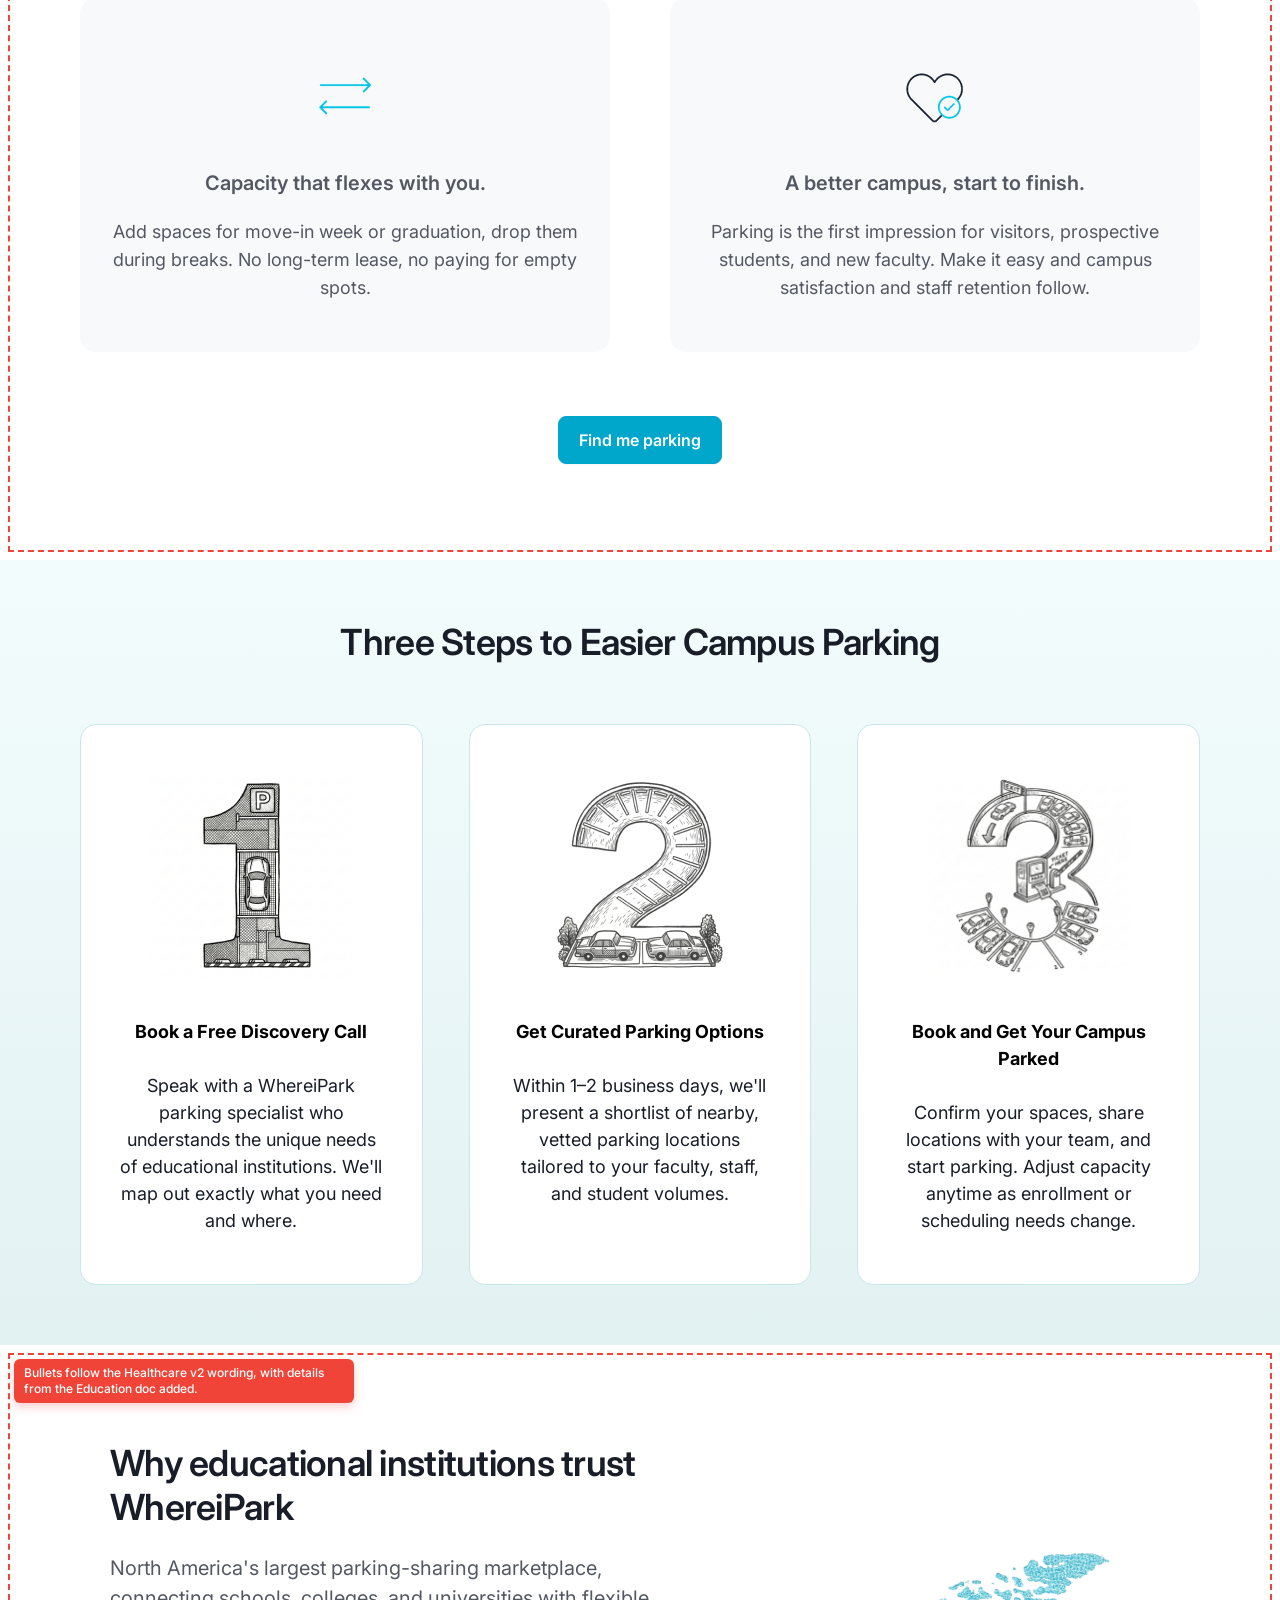
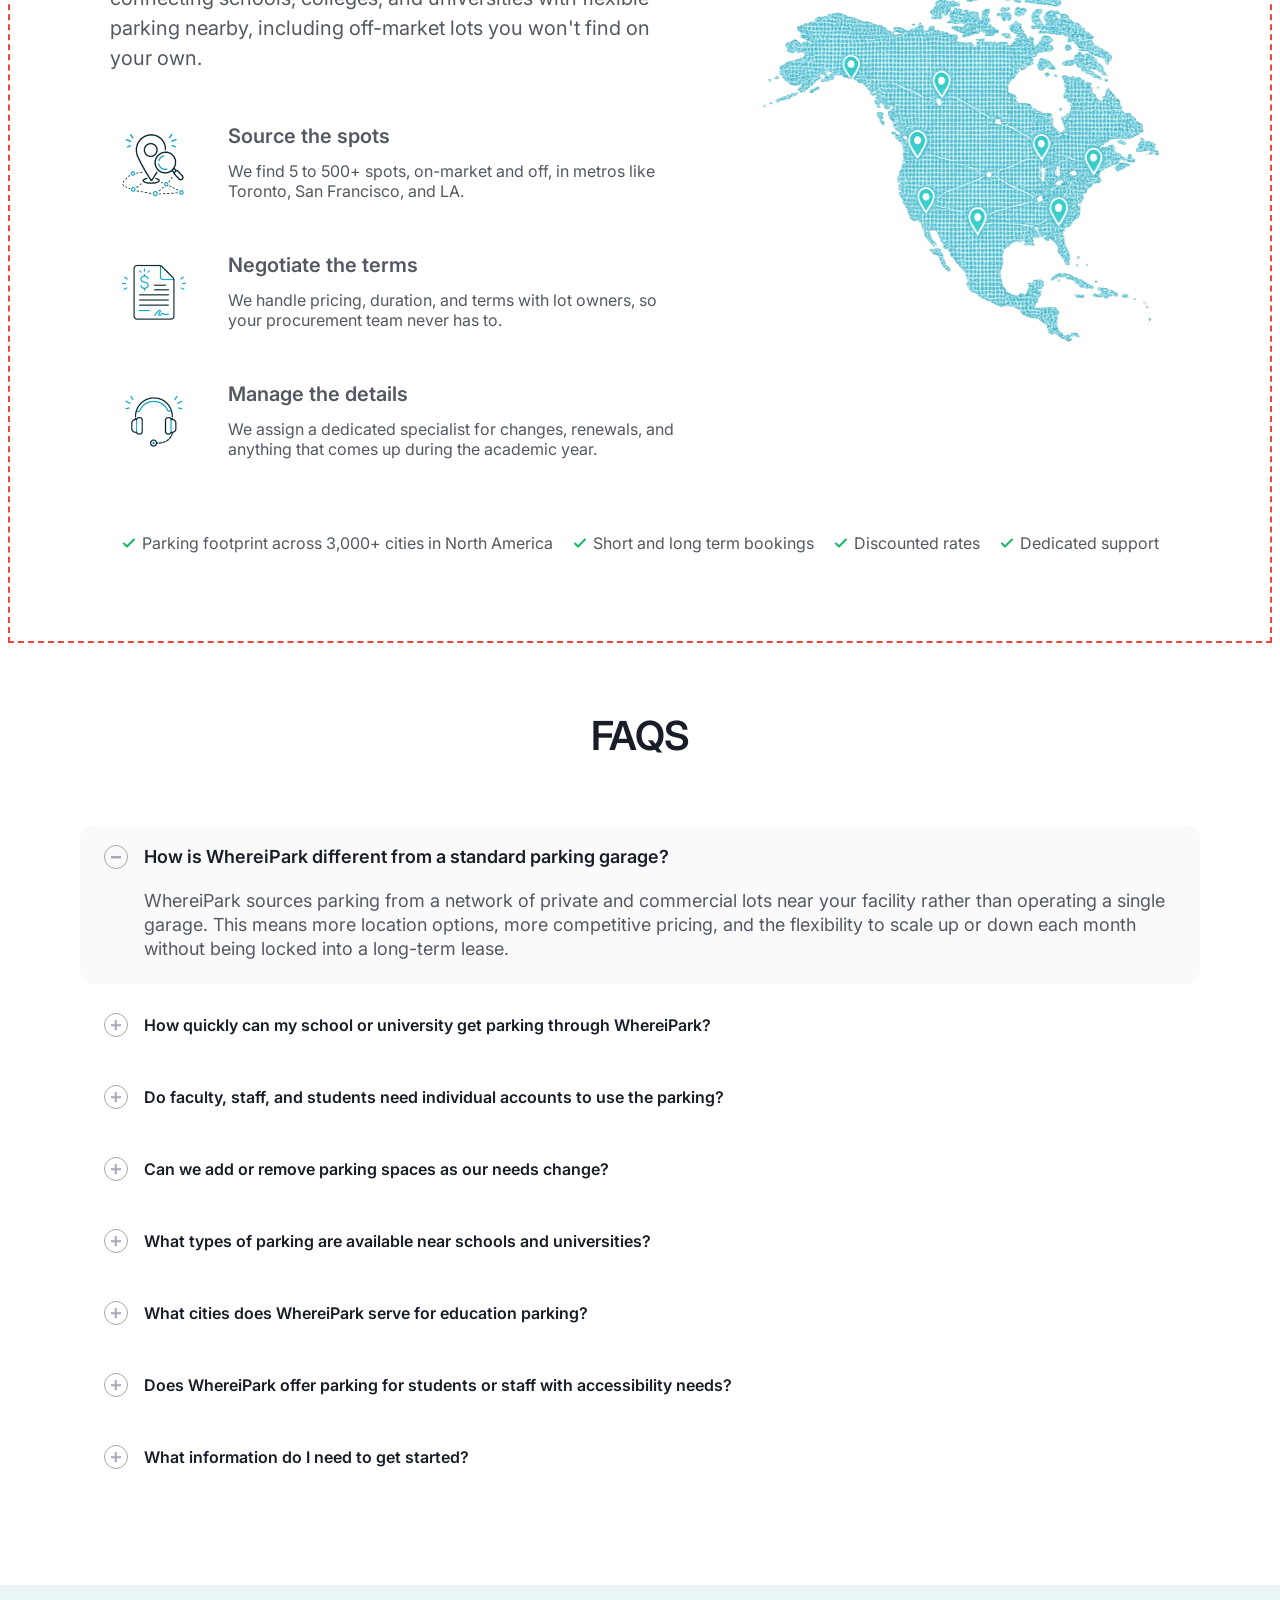
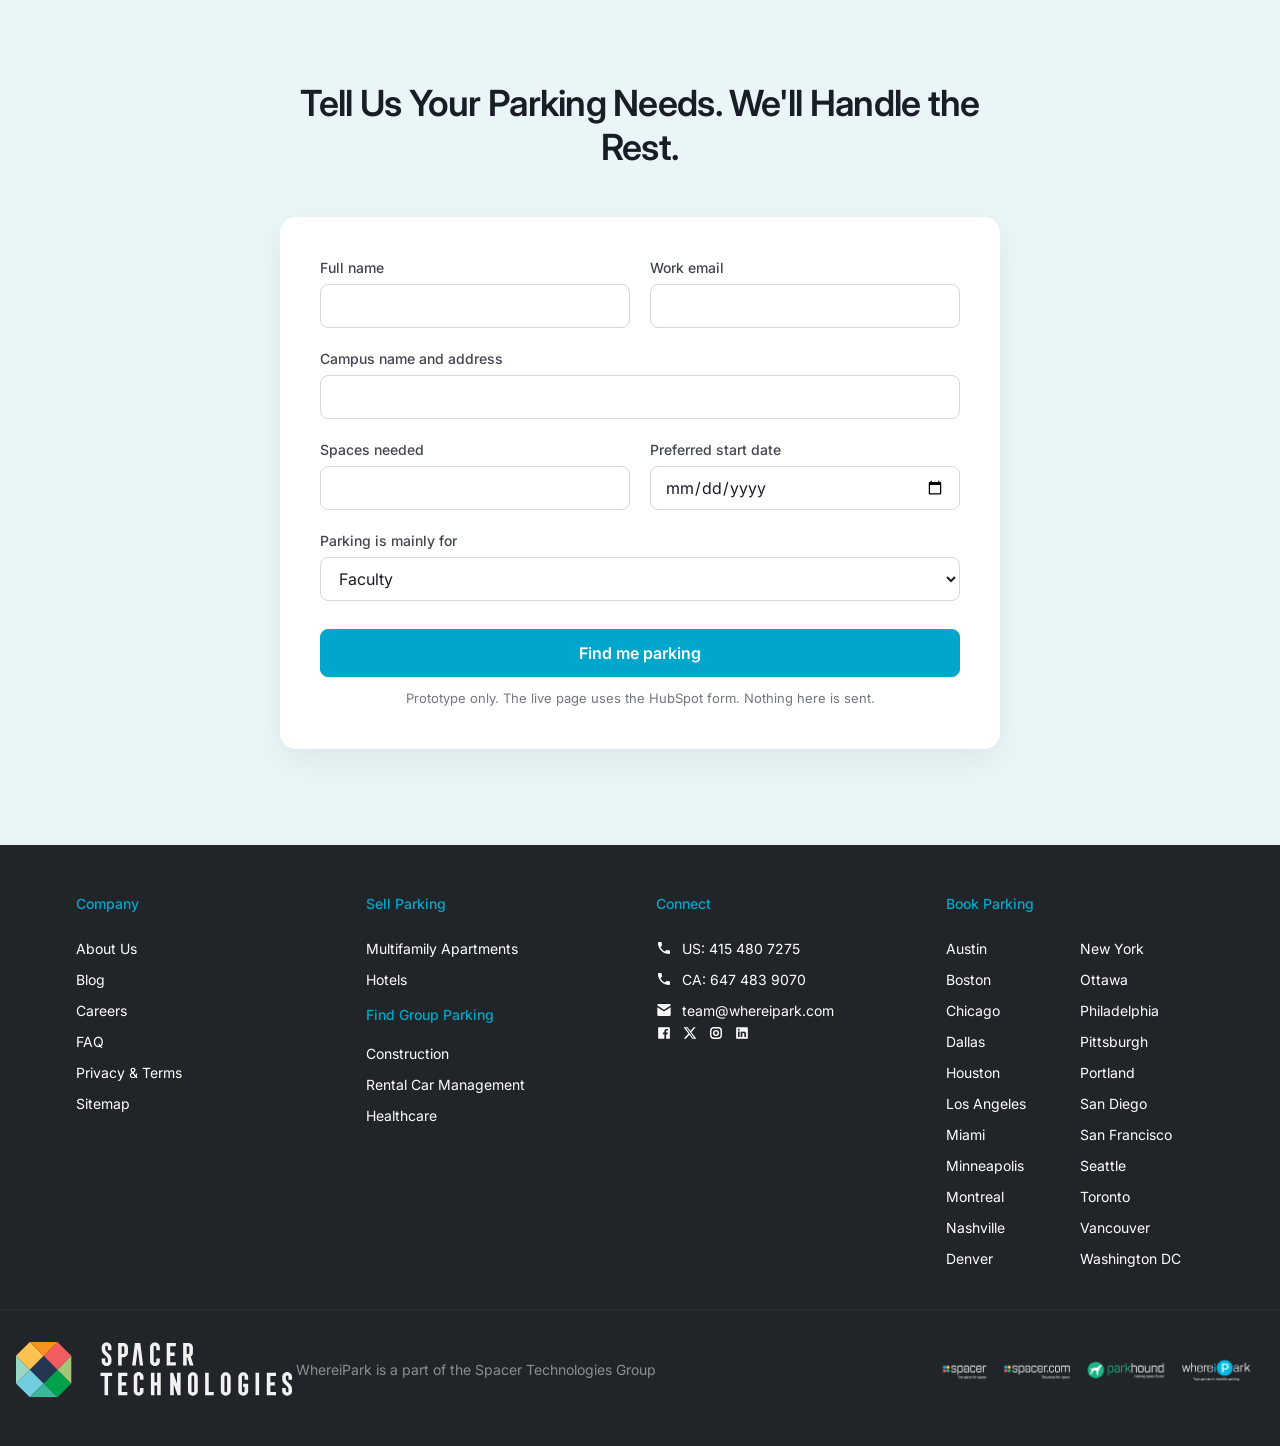
<file: education/index.html>
<!doctype html>
<html lang="en">
<head>
<meta charset="utf-8">
<meta name="viewport" content="width=device-width, initial-scale=1">
<title>Education v1 Prototype</title>
<meta name="description" content="WhereiPark Education landing page v1 prototype, built on the Healthcare v2 layout.">
<meta name="robots" content="noindex, nofollow">
<link rel="preconnect" href="https://fonts.googleapis.com">
<link rel="preconnect" href="https://fonts.gstatic.com" crossorigin>
<link href="https://fonts.googleapis.com/css2?family=Inter:wght@400;500;600;700&display=swap" rel="stylesheet">
<style>
  :root {
    --brand: #00a7ca;
    --brand-dark: #008cab;
    --heading: #181d27;
    --body: #535862;
    --muted: #717680;
    --card: #f8f9fa;
    --tint: #eaf5f7;
    --tint-soft: #f4fafb;
    --hero-bg: #f0f7f9;
    --page: #f8feff;
    --line: #e9eaeb;
    --footer: #212529;
    --check: #12b76a;
    --note: #f04438;
    --radius: 16px;
    --gutter: 80px;
    --max: 1440px;
  }
  * { box-sizing: border-box; }
  html { scroll-behavior: smooth; }
  body { margin: 0; background: var(--page); color: var(--body); font-family: Inter, system-ui, -apple-system, sans-serif; font-size: 16px; line-height: 1.5; -webkit-font-smoothing: antialiased; }
  img { max-width: 100%; display: block; }
  a { color: inherit; }
  h1, h2, h3 { color: var(--heading); font-weight: 600; margin: 0; }
  h2 { font-size: 36px; line-height: 44px; letter-spacing: -0.02em; }
  p { margin: 0; }
  .wrap { max-width: var(--max); margin: 0 auto; padding: 0 var(--gutter); }
  .section { padding: 96px 0; }
  .center { text-align: center; }

  /* Buttons */
  .btn { display: inline-flex; align-items: center; justify-content: center; gap: 8px; height: 48px; padding: 0 20px; border-radius: 8px; border: 1px solid var(--brand); background: var(--brand); color: #fff; font: 600 16px/1 Inter, sans-serif; text-decoration: none; cursor: pointer; box-shadow: 0 1px 2px rgba(10,13,18,.05); transition: background .15s, border-color .15s; }
  .btn:hover { background: var(--brand-dark); border-color: var(--brand-dark); }
  .btn:focus-visible, .faq-q:focus-visible, .nav-link:focus-visible, .menu-toggle:focus-visible { outline: 3px solid #9be4f3; outline-offset: 2px; }

  /* Announcement + nav */
  .announce { background: var(--brand); color: #fff; font-size: 14px; text-align: center; padding: 8px 48px; position: relative; }
  .announce a { color: #fff; }
  .announce-close { position: absolute; right: 12px; top: 50%; transform: translateY(-50%); background: none; border: 0; color: #fff; font-size: 22px; line-height: 1; cursor: pointer; padding: 4px 8px; }
  .nav { background: #fff; box-shadow: 0 2px 6px rgba(0,0,0,.08); position: sticky; top: 0; z-index: 50; }
  .nav-inner { max-width: var(--max); margin: 0 auto; padding: 0 32px 0 40px; height: 70px; display: flex; align-items: center; justify-content: space-between; gap: 24px; }
  .nav-logo img { height: 44px; width: auto; }
  .nav-links { display: flex; align-items: center; gap: 20px; list-style: none; margin: 0; padding: 0; }
  .nav-link { font-size: 14px; font-weight: 500; color: #212529; text-decoration: none; background: none; border: 0; cursor: pointer; display: inline-flex; align-items: center; gap: 6px; padding: 8px 0; font-family: inherit; }
  .nav-link .caret { width: 0; height: 0; border-left: 4px solid transparent; border-right: 4px solid transparent; border-top: 5px solid currentColor; }
  .has-menu { position: relative; }
  .dropdown { position: absolute; top: 100%; left: -12px; min-width: 200px; background: #fff; border-radius: 8px; box-shadow: 0 12px 24px rgba(10,13,18,.12); padding: 8px; display: none; list-style: none; margin: 0; }
  .has-menu.open .dropdown { display: block; }
  .dropdown a { display: block; padding: 8px 12px; border-radius: 6px; font-size: 14px; text-decoration: none; color: #212529; }
  .dropdown a:hover { background: var(--tint); }
  .nav-actions { display: flex; align-items: center; gap: 20px; }
  .btn-sm { height: 40px; padding: 0 14px; font-size: 14px; border-radius: 6px; }
  .btn-ghost { background: #f1f1f2; border-color: #f1f1f2; color: #212529; }
  .btn-ghost:hover { background: #e4e4e6; border-color: #e4e4e6; }
  .btn-sell { background: #00bbe0; border-color: #00bbe0; }
  .menu-toggle { display: none; background: none; border: 0; width: 44px; height: 44px; cursor: pointer; padding: 10px; }
  .menu-toggle span { display: block; height: 2px; background: #212529; margin: 5px 0; border-radius: 2px; }

  /* Hero */
  .hero { position: relative; background: var(--hero-bg); overflow: hidden; }
  .hero::before { content: ""; position: absolute; inset: 0; background: url(assets/map-bg.jpg) center/cover; opacity: .3; pointer-events: none; }
  .hero .wrap { position: relative; padding-top: 32px; padding-bottom: 36px; }
  .crumbs { font-size: 12px; color: var(--muted); display: flex; gap: 8px; margin-bottom: 42px; }
  .crumbs a { text-decoration: none; }
  .hero-grid { display: grid; grid-template-columns: 1fr 638px; gap: 48px; align-items: center; }
  .hero h1 { font-size: 40px; line-height: 50px; letter-spacing: -0.01em; max-width: 460px; }
  .hero p { font-size: 20px; line-height: 30px; margin: 30px 0 28px; max-width: 450px; }
  .hero-img { width: 100%; height: auto; aspect-ratio: 638 / 386; object-fit: cover; border-radius: 48% 12px 12px 48% / 60% 12px 12px 60%; }

  /* Trusted */
  .trusted { background: var(--tint); padding: 60px 0 64px; }
  .trusted h2 { font-size: 20px; line-height: 30px; font-weight: 500; letter-spacing: 0; margin-bottom: 48px; }
  .trusted img { margin: 0 auto; width: 100%; max-width: 1216px; }

  /* Problem fold (new) */
  .problem { background: #fff; }
  .split { display: grid; grid-template-columns: 1fr 580px; gap: 64px; align-items: center; }
  .split .lede { font-size: 20px; line-height: 30px; margin-top: 24px; }
  .pains { list-style: none; margin: 32px 0 0; padding: 0; display: grid; gap: 20px; }
  .pains li { display: flex; align-items: center; gap: 16px; font-size: 18px; line-height: 28px; }
  .badge { flex: none; width: 56px; height: 56px; border-radius: 12px; background: var(--tint); display: grid; place-items: center; }
  .badge img { width: 48px; height: 48px; }
  .photo { width: 100%; height: auto; object-fit: cover; border-radius: var(--radius); }
  .problem .photo { aspect-ratio: 580 / 480; }

  /* The Fix fold (new) */
  .fix { background: var(--tint-soft); }
  .pill { display: inline-block; border: 1px solid #2d3236; border-radius: 100px; padding: 0 14px; font-size: 14px; line-height: 28px; letter-spacing: .2em; color: #2d3236; }
  .fix-head { display: grid; justify-items: center; gap: 24px; text-align: center; }
  .fix-head p { font-size: 20px; line-height: 30px; max-width: 820px; }
  .fix .photo { aspect-ratio: 1280 / 440; margin-top: 48px; object-position: 66% 85%; }
  .stats { display: grid; grid-template-columns: repeat(3, 1fr); gap: 41px; margin-top: 48px; }
  .stat { background: var(--tint); border-radius: var(--radius); padding: 30px; display: flex; align-items: center; gap: 30px; }
  .stat img { width: 88px; height: 88px; flex: none; }
  .stat strong { display: block; font-size: 20px; line-height: 30px; font-weight: 600; color: var(--body); }
  .stat span { display: block; margin-top: 10px; line-height: 20px; }

  /* Benefits */
  .benefits { background: #fff; padding-top: 60px; }
  .benefits h2 { margin-top: 30px; }
  .benefit-grid { display: grid; grid-template-columns: repeat(2, 1fr); gap: 60px; margin-top: 64px; }
  .benefit { background: var(--card); border-radius: var(--radius); padding: 50px 30px; text-align: center; }
  .benefit img { width: 100px; height: 100px; margin: 0 auto 20px; }
  .benefit h3 { font-size: 20px; line-height: 30px; color: var(--body); }
  .benefit p { font-size: 18px; line-height: 28px; margin-top: 20px; }
  .cta-row { margin-top: 64px; text-align: center; }

  /* Steps */
  .steps { background: linear-gradient(180deg, #f3fcfd 0%, #e2f1f2 100%); padding: 60px 0; }
  .step-grid { display: grid; grid-template-columns: repeat(3, 1fr); gap: 46px; margin-top: 60px; }
  .step { background: #fff; border: 1px solid #c9e6eb; border-radius: var(--radius); padding: 50px 36px; text-align: center; }
  .step img { width: 203px; height: 203px; margin: 0 auto 40px; object-fit: contain; }
  .step h3 { font-size: 18px; line-height: 27px; font-weight: 700; color: #000; }
  .step p { font-size: 18px; line-height: 27px; color: var(--heading); margin-top: 27px; }

  /* Why */
  .why { background: #fff; }
  .why .split { grid-template-columns: 577px 1fr; gap: 64px; padding: 0 0 0 30px; }
  .why-list { list-style: none; margin: 48px 0 0; padding: 0; display: grid; gap: 41px; }
  .why-list li { display: flex; gap: 30px; }
  .why-list img { width: 88px; height: 88px; flex: none; }
  .why-list strong { display: block; font-size: 20px; line-height: 30px; color: var(--body); font-weight: 600; }
  .why-list span { display: block; margin-top: 10px; line-height: 20px; }
  .why-map { width: 100%; max-width: 504px; margin: 0 auto; }
  .checks { display: flex; flex-wrap: wrap; justify-content: center; gap: 12px 20px; list-style: none; padding: 0; margin: 64px 0 0; }
  .checks li { display: flex; align-items: center; gap: 6px; }
  .checks svg { flex: none; }

  /* FAQ */
  .faq { background: #fff; padding-top: 60px; }
  .faq h2 { font-size: 40px; line-height: 50px; }
  .faq-list { max-width: 1216px; margin: 64px auto 0; display: grid; gap: 8px; }
  .faq-item { border-radius: var(--radius); transition: background .2s; }
  .faq-item.open { background: #fafafa; }
  .faq-q { width: 100%; display: flex; align-items: center; gap: 16px; text-align: left; background: none; border: 0; padding: 20px 24px; cursor: pointer; font: 600 16px/24px Inter, sans-serif; color: var(--heading); }
  .faq-item.open .faq-q { font-size: 18px; }
  .faq-icon { flex: none; width: 24px; height: 24px; border: 1.5px solid #a4a7ae; border-radius: 50%; position: relative; }
  .faq-icon::before, .faq-icon::after { content: ""; position: absolute; left: 50%; top: 50%; width: 10px; height: 1.5px; background: #a4a7ae; transform: translate(-50%, -50%); }
  .faq-icon::after { transform: translate(-50%, -50%) rotate(90deg); transition: transform .2s; }
  .faq-item.open .faq-icon::after { transform: translate(-50%, -50%) rotate(0deg); }
  .faq-a { display: grid; grid-template-rows: 0fr; transition: grid-template-rows .25s ease; }
  .faq-item.open .faq-a { grid-template-rows: 1fr; }
  .faq-a > div { overflow: hidden; }
  .faq-a p { padding: 0 24px 24px 64px; font-size: 18px; line-height: 24px; }

  /* Final CTA + form */
  .final { background: var(--tint); }
  .final h2 { max-width: 760px; margin: 0 auto; }
  .form-card { text-align: left; max-width: 720px; margin: 48px auto 0; background: #fff; border-radius: var(--radius); padding: 40px; box-shadow: 0 12px 32px rgba(10,13,18,.06); }
  .form-grid { display: grid; grid-template-columns: 1fr 1fr; gap: 20px; }
  .field { display: grid; gap: 6px; }
  .field.full { grid-column: 1 / -1; }
  .field label { font-size: 14px; font-weight: 500; color: #414651; }
  .field input, .field select { height: 44px; border: 1px solid #d5d7da; border-radius: 8px; padding: 0 14px; font: 16px Inter, sans-serif; color: var(--heading); background: #fff; }
  .field input:focus, .field select:focus { outline: none; border-color: var(--brand); box-shadow: 0 0 0 4px rgba(0,167,202,.15); }
  .field input[aria-invalid="true"] { border-color: var(--note); }
  .form-card .btn { width: 100%; margin-top: 28px; }
  .form-note { font-size: 13px; color: var(--muted); text-align: center; margin-top: 12px; }
  .form-done { text-align: center; padding: 24px 0; }
  .form-done strong { display: block; color: var(--heading); font-size: 20px; margin-bottom: 8px; }

  /* Footer */
  .footer { background: var(--footer); color: #fff; font-size: 14px; }
  .footer a { text-decoration: none; }
  .footer a:hover { text-decoration: underline; }
  .foot-grid { max-width: var(--max); margin: 0 auto; padding: 48px 76px 40px; display: grid; grid-template-columns: repeat(4, 1fr); gap: 32px; }
  .foot-grid h4 { color: var(--brand); font-weight: 500; font-size: 14px; margin: 0 0 24px; }
  .foot-grid ul { list-style: none; margin: 0; padding: 0; display: grid; gap: 10px; }
  .foot-grid h4.sub { margin-top: 14px; margin-bottom: 18px; }
  .cities { display: grid; grid-template-columns: 1fr 1fr; gap: 10px 32px; }
  .contact li { display: flex; align-items: center; gap: 10px; }
  .socials { display: flex; gap: 10px; margin-top: 4px; }
  .socials a { width: 16px; height: 16px; display: grid; place-items: center; }
  .foot-bottom { max-width: var(--max); margin: 0 auto; padding: 32px 16px 48px; display: flex; align-items: center; justify-content: space-between; gap: 24px; border-top: 1px solid rgba(255,255,255,.04); }
  .foot-bottom .group { display: flex; align-items: center; gap: 4px; color: #8a8f94; font-size: 14px; }
  .foot-bottom .group img { height: 56px; width: auto; }
  .foot-bottom .brands { height: 38px; width: auto; }

  /* Review notes (prototype only) */
  .note-tag { display: none; }
  body.notes .is-changed { outline: 2px dashed var(--note); outline-offset: -10px; position: relative; }
  body.notes .note-tag { display: block; position: absolute; top: 14px; left: 14px; z-index: 5; max-width: 340px; background: var(--note); color: #fff; font-size: 12px; line-height: 16px; font-weight: 500; padding: 6px 10px; border-radius: 6px; box-shadow: 0 4px 10px rgba(240,68,56,.25); }
  .notes-toggle { position: fixed; left: 16px; bottom: 16px; z-index: 100; display: flex; align-items: center; gap: 8px; background: #101828; color: #fff; border: 0; border-radius: 999px; padding: 10px 16px; font: 500 13px Inter, sans-serif; cursor: pointer; box-shadow: 0 8px 20px rgba(16,24,40,.25); }
  .notes-toggle .dot { width: 8px; height: 8px; border-radius: 50%; background: #667085; }
  body.notes .notes-toggle .dot { background: var(--note); }

  /* Tablet */
  @media (max-width: 1180px) {
    :root { --gutter: 40px; }
    .nav-links { gap: 14px; }
    .nav-actions { gap: 10px; }
    .hero-grid { grid-template-columns: 1fr 1fr; }
    .split, .why .split { grid-template-columns: 1fr 1fr; padding: 0; }
    .problem .photo { aspect-ratio: 4 / 3.4; }
    .stats { gap: 20px; }
    .stat { gap: 16px; padding: 24px; }
    .stat img { width: 64px; height: 64px; }
    .step-grid { gap: 24px; }
    .step { padding: 40px 24px; }
    .step img { width: 160px; height: 160px; }
    .foot-grid { padding: 48px 40px 40px; grid-template-columns: repeat(2, 1fr); }
    .foot-bottom { flex-direction: column; align-items: flex-start; padding: 24px 40px 48px; }
  }
  @media (max-width: 1024px) {
    .nav-links, .nav-actions { display: none; }
    .menu-toggle { display: block; }
    .nav.menu-open .nav-links, .nav.menu-open .nav-actions { display: flex; }
    .nav.menu-open .nav-inner { flex-wrap: wrap; height: auto; padding-bottom: 20px; }
    .nav.menu-open .nav-links { order: 3; flex-basis: 100%; flex-direction: column; align-items: flex-start; gap: 4px; padding-top: 8px; border-top: 1px solid var(--line); }
    .nav.menu-open .nav-actions { order: 4; flex-basis: 100%; flex-wrap: wrap; gap: 10px; }
    .nav.menu-open .dropdown { position: static; box-shadow: none; padding: 0 0 0 12px; }
  }

  /* Mobile (matches the 390px Figma frame) */
  @media (max-width: 767px) {
    :root { --gutter: 32px; }
    .section { padding: 60px 0 96px; }
    .announce { font-size: 13px; padding: 8px 40px 8px 16px; }
    .nav-inner { padding: 0 16px 0 20px; }
    .nav-logo img { height: 38px; }
    .crumbs { margin-bottom: 24px; }
    .hero-grid, .split, .why .split { grid-template-columns: 1fr; gap: 32px; }
    .hero h1 { font-size: 36px; line-height: 44px; }
    .hero p { font-size: 18px; line-height: 28px; margin: 20px 0 24px; }
    .hero .btn { width: 100%; }
    .hero-img { border-radius: 12px; }
    .trusted h2 { margin-bottom: 32px; }
    .trusted img { width: 282px; }
    .split .lede, .fix-head p { font-size: 18px; line-height: 28px; }
    .pains li { font-size: 16px; line-height: 24px; }
    .problem .photo { aspect-ratio: 326 / 260; }
    .fix .photo { aspect-ratio: 326 / 220; margin-top: 32px; }
    .stats { grid-template-columns: 1fr; gap: 16px; margin-top: 32px; }
    .stat img { width: 72px; height: 72px; }
    .benefit-grid, .step-grid { grid-template-columns: 1fr; gap: 30px; margin-top: 40px; }
    .benefit { padding: 30px; }
    .cta-row .btn { width: 100%; }
    .step img { width: 203px; height: 203px; }
    .why-list { gap: 32px; }
    .why-list li { gap: 20px; }
    .why-list img { width: 72px; height: 72px; }
    .checks { flex-direction: column; align-items: flex-start; margin-top: 40px; }
    .faq h2 { font-size: 36px; line-height: 44px; }
    .faq-list { margin-top: 40px; }
    .faq-q { padding: 16px; align-items: flex-start; }
    .faq-a p { padding: 0 16px 20px 56px; font-size: 16px; }
    .form-card { padding: 24px; }
    .form-grid { grid-template-columns: 1fr; }
    .foot-grid { grid-template-columns: 1fr; padding: 48px 32px 24px; }
    .foot-bottom { padding: 24px 32px 96px; }
    .foot-bottom .group { flex-direction: column; align-items: flex-start; }
    .foot-bottom .brands { height: auto; width: 100%; }
    body.notes .note-tag { position: static; max-width: none; margin: -32px 16px 24px; }
    body.notes .hero .note-tag { position: relative; top: auto; left: auto; margin: 16px 16px 0; }
  }
  @media (prefers-reduced-motion: reduce) {
    html { scroll-behavior: auto; }
    .faq-a, .faq-icon::after { transition: none; }
  }
</style>
</head>
<body class="notes">

<div class="announce" id="announce">
  🚗 Booking monthly parking? <strong>Get 10% off now or save 50% later.</strong> <a href="#">Learn more</a>
  <button class="announce-close" aria-label="Dismiss announcement" data-close-announce>&times;</button>
</div>

<header class="nav" id="nav">
  <div class="nav-inner">
    <a class="nav-logo" href="#top" aria-label="WhereiPark home"><img src="assets/logo.svg" alt="WhereiPark" width="193" height="60"></a>
    <button class="menu-toggle" aria-label="Open menu" aria-expanded="false" data-menu-toggle><span></span><span></span><span></span></button>
    <ul class="nav-links">
      <li class="has-menu">
        <button class="nav-link" aria-expanded="false" data-dropdown>About Us <i class="caret"></i></button>
        <ul class="dropdown"><li><a href="#">Our story</a></li><li><a href="#">Blog</a></li><li><a href="#">Careers</a></li></ul>
      </li>
      <li><a class="nav-link" href="#">Group Parking</a></li>
      <li class="has-menu">
        <button class="nav-link" aria-expanded="false" data-dropdown>Cities <i class="caret"></i></button>
        <ul class="dropdown"><li><a href="#">Toronto</a></li><li><a href="#">San Francisco</a></li><li><a href="#">Los Angeles</a></li><li><a href="#">New York</a></li><li><a href="#">All cities</a></li></ul>
      </li>
      <li><a class="nav-link" href="#">Be A Partner</a></li>
      <li><a class="nav-link" href="#faq">FAQ</a></li>
      <li><a class="nav-link" href="#get-started">Contact Us</a></li>
    </ul>
    <div class="nav-actions">
      <a class="btn btn-sm btn-sell" href="#">Sell Parking</a>
      <a class="btn btn-sm btn-ghost" href="#"><svg width="14" height="14" viewBox="0 0 24 24" fill="currentColor" aria-hidden="true"><circle cx="12" cy="7" r="5"/><path d="M2 22c0-5 4.5-8 10-8s10 3 10 8z"/></svg>Sign In</a>
      <a class="btn btn-sm btn-ghost" href="#"><svg width="16" height="12" viewBox="0 0 24 18" fill="none" stroke="currentColor" stroke-width="2" aria-hidden="true"><rect x="1" y="1" width="22" height="16" rx="2"/><path d="M6 12l2-6 2 6M6.7 10h2.6M14 6h4M16 6v6M14 12h4"/></svg>Français</a>
    </div>
  </div>
</header>

<main id="top">
  <!-- Fold 1: Hero -->
  <section class="hero is-changed">
    <span class="note-tag">Education v1 uses the Healthcare v2 layout.</span>
    <div class="wrap">
      <nav class="crumbs" aria-label="Breadcrumb"><a href="#">Home</a><span>/</span><span>Education</span></nav>
      <div class="hero-grid">
        <div>
          <h1>Flexible Parking Solutions for Schools and Universities</h1>
          <p>WhereiPark connects schools, colleges, and universities with affordable, flexible parking near your campus — so faculty show up ready to teach, students get to class on time, and your team spends less time managing logistics.</p>
          <a class="btn" href="#get-started">Find me parking</a>
        </div>
        <img class="hero-img" src="assets/hero-campus.jpg" alt="Classic university hall with a clock tower, students on the steps and quad, and a campus parking lot" width="638" height="386">
      </div>
    </div>
  </section>

  <!-- Fold 2: Trusted by -->
  <section class="trusted center">
    <div class="wrap">
      <h2>Trusted by the biggest names for parking solutions</h2>
      <picture>
        <source media="(max-width: 767px)" srcset="assets/trusted-logos-mobile.png">
        <img src="assets/trusted-logos.png" alt="Facebook, Marriott, Zipcar, Hilton, Coca-Cola, Microsoft, Mercedes-Benz, Rogers" width="1216" height="38">
      </picture>
    </div>
  </section>

  <!-- Fold 3a: The problem (NEW, split from old fold 3) -->
  <section class="problem section is-changed">
    <span class="note-tag">Copy adapted from Sofia's Healthcare wording for schools. Please check.</span>
    <div class="wrap">
      <div class="split">
        <div>
          <h2>The parking problem schools don't talk about</h2>
          <p class="lede">It's rarely the first thing on a campus administrator's mind. But it touches almost everything.</p>
          <ul class="pains">
            <li><span class="badge"><img src="assets/icon-staff.png" alt="" width="48" height="48"></span>Faculty arriving late because they couldn't find a spot</li>
            <li><span class="badge"><img src="assets/icon-student.svg" alt="" width="48" height="48"></span>Students missing class when lots fill up</li>
            <li><span class="badge"><img src="assets/icon-visitor.png" alt="" width="48" height="48"></span>Visitors circling blocks before giving up entirely</li>
          </ul>
        </div>
        <img class="photo" src="assets/problem-photo.jpg" alt="Professor walking through a full campus parking lot" width="580" height="480" loading="lazy">
      </div>
    </div>
  </section>

  <!-- Fold 3b: The fix (NEW) -->
  <section class="fix section is-changed">
    <span class="note-tag">Body copy adapted for schools (enrollment and semester schedules).</span>
    <div class="wrap">
      <div class="fix-head">
        <span class="pill">THE FIX</span>
        <h2>A dedicated block of parking, managed for you</h2>
        <p>WhereiPark secures nearby spaces sized to your enrollment and semester schedules, then handles sourcing, booking, and coordination end to end.</p>
      </div>
      <img class="photo" src="assets/fix-photo.jpg" alt="Faculty and students walking from a reserved parking area onto campus" width="1280" height="440" loading="lazy">
      <div class="stats">
        <div class="stat"><img src="assets/icon-cities.png" alt="" width="88" height="88"><div><strong>16 cities</strong><span>across the US and Canada</span></div></div>
        <div class="stat"><img src="assets/icon-days.png" alt="" width="88" height="88"><div><strong>1-2 days</strong><span>to real options</span></div></div>
        <div class="stat"><img src="assets/icon-monthly.png" alt="" width="88" height="88"><div><strong>Month-to-month</strong><span>no long-term lease</span></div></div>
      </div>
    </div>
  </section>

  <!-- Fold 4: Benefits -->
  <section class="benefits section center is-changed">
    <span class="note-tag">Card copy shortened from the Education doc to match the Healthcare v2 length. Please check.</span>
    <div class="wrap">
      <span class="pill">BENEFITS</span>
      <h2>Solve your parking challenges with WhereiPark</h2>
      <div class="benefit-grid">
        <article class="benefit"><img src="assets/benefit-time.png" alt="" width="100" height="100"><h3>Faculty and students show up on time.</h3><p>A block of parking near campus means classes start on schedule and students get there without hunting for a spot. Late arrivals drop across the board.</p></article>
        <article class="benefit"><img src="assets/benefit-price.png" alt="" width="100" height="100"><h3>Everyone pays less.</h3><p>Group rates beat campus garages and public lots. Staff and students spend less each day, and you cut overhead.</p></article>
        <article class="benefit"><img src="assets/benefit-flex.png" alt="" width="100" height="100"><h3>Capacity that flexes with you.</h3><p>Add spaces for move-in week or graduation, drop them during breaks. No long-term lease, no paying for empty spots.</p></article>
        <article class="benefit"><img src="assets/benefit-visit.png" alt="" width="100" height="100"><h3>A better campus, start to finish.</h3><p>Parking is the first impression for visitors, prospective students, and new faculty. Make it easy and campus satisfaction and staff retention follow.</p></article>
      </div>
      <div class="cta-row"><a class="btn" href="#get-started">Find me parking</a></div>
    </div>
  </section>

  <!-- Fold 5: Steps -->
  <section class="steps center">
    <div class="wrap">
      <h2>Three Steps to Easier Campus Parking</h2>
      <div class="step-grid">
        <article class="step"><img src="assets/step-1.png" alt="" width="203" height="203" loading="lazy"><h3>Book a Free Discovery Call</h3><p>Speak with a WhereiPark parking specialist who understands the unique needs of educational institutions. We'll map out exactly what you need and where.</p></article>
        <article class="step"><img src="assets/step-2.png" alt="" width="202" height="203" loading="lazy"><h3>Get Curated Parking Options</h3><p>Within 1–2 business days, we'll present a shortlist of nearby, vetted parking locations tailored to your faculty, staff, and student volumes.</p></article>
        <article class="step"><img src="assets/step-3.png" alt="" width="204" height="203" loading="lazy"><h3>Book and Get Your Campus Parked</h3><p>Confirm your spaces, share locations with your team, and start parking. Adjust capacity anytime as enrollment or scheduling needs change.</p></article>
      </div>
    </div>
  </section>

  <!-- Fold 6: Why -->
  <section class="why section is-changed">
    <span class="note-tag">Bullets follow the Healthcare v2 wording, with details from the Education doc added.</span>
    <div class="wrap">
      <div class="split">
        <div>
          <h2>Why educational institutions trust WhereiPark</h2>
          <p class="lede">North America's largest parking-sharing marketplace, connecting schools, colleges, and universities with flexible parking nearby, including off-market lots you won't find on your own.</p>
          <ul class="why-list">
            <li><img src="assets/why-source.png" alt="" width="88" height="88"><div><strong>Source the spots</strong><span>We find 5 to 500+ spots, on-market and off, in metros like Toronto, San Francisco, and LA.</span></div></li>
            <li><img src="assets/why-negotiate.png" alt="" width="88" height="88"><div><strong>Negotiate the terms</strong><span>We handle pricing, duration, and terms with lot owners, so your procurement team never has to.</span></div></li>
            <li><img src="assets/why-manage.png" alt="" width="88" height="88"><div><strong>Manage the details</strong><span>We assign a dedicated specialist for changes, renewals, and anything that comes up during the academic year.</span></div></li>
          </ul>
        </div>
        <img class="why-map" src="assets/na-map.png" alt="Map of North America with WhereiPark city pins" width="504" height="458" loading="lazy">
      </div>
      <ul class="checks">
        <li><svg width="14" height="14" viewBox="0 0 14 14" aria-hidden="true"><path d="M2 7.5l3 3 7-7" fill="none" stroke="#12b76a" stroke-width="2" stroke-linecap="round" stroke-linejoin="round"/></svg>Parking footprint across 3,000+ cities in North America</li>
        <li><svg width="14" height="14" viewBox="0 0 14 14" aria-hidden="true"><path d="M2 7.5l3 3 7-7" fill="none" stroke="#12b76a" stroke-width="2" stroke-linecap="round" stroke-linejoin="round"/></svg>Short and long term bookings</li>
        <li><svg width="14" height="14" viewBox="0 0 14 14" aria-hidden="true"><path d="M2 7.5l3 3 7-7" fill="none" stroke="#12b76a" stroke-width="2" stroke-linecap="round" stroke-linejoin="round"/></svg>Discounted rates</li>
        <li><svg width="14" height="14" viewBox="0 0 14 14" aria-hidden="true"><path d="M2 7.5l3 3 7-7" fill="none" stroke="#12b76a" stroke-width="2" stroke-linecap="round" stroke-linejoin="round"/></svg>Dedicated support</li>
      </ul>
    </div>
  </section>

  <!-- Fold 7: FAQ -->
  <section class="faq section" id="faq">
    <div class="wrap">
      <h2 class="center">FAQS</h2>
      <div class="faq-list" data-faq>
        <div class="faq-item open"><button class="faq-q" aria-expanded="true"><span class="faq-icon" aria-hidden="true"></span>How is WhereiPark different from a standard parking garage?</button><div class="faq-a"><div><p>WhereiPark sources parking from a network of private and commercial lots near your facility rather than operating a single garage. This means more location options, more competitive pricing, and the flexibility to scale up or down each month without being locked into a long-term lease.</p></div></div></div>
        <div class="faq-item"><button class="faq-q" aria-expanded="false"><span class="faq-icon" aria-hidden="true"></span>How quickly can my school or university get parking through WhereiPark?</button><div class="faq-a"><div><p>Most educational institutions receive a curated list of nearby parking options within 1–2 business days of submitting their requirements. There's no lengthy procurement process — just a quick intake, and a WhereiPark specialist handles the sourcing.</p></div></div></div>
        <div class="faq-item"><button class="faq-q" aria-expanded="false"><span class="faq-icon" aria-hidden="true"></span>Do faculty, staff, and students need individual accounts to use the parking?</button><div class="faq-a"><div><p>No. Group parking through WhereiPark is managed at the institutional level. WhereiPark works with campus and facilities administrators for logistics coordination, and faculty, staff, or students simply receive parking location details to use directly. No individual sign-ups or app downloads required.</p></div></div></div>
        <div class="faq-item"><button class="faq-q" aria-expanded="false"><span class="faq-icon" aria-hidden="true"></span>Can we add or remove parking spaces as our needs change?</button><div class="faq-a"><div><p>Yes. WhereiPark is fully flexible on a month-to-month basis. Educational institutions can increase capacity during high-demand periods — such as the start of a semester, graduation, or large campus events — and reduce spaces during breaks or quieter months.</p></div></div></div>
        <div class="faq-item"><button class="faq-q" aria-expanded="false"><span class="faq-icon" aria-hidden="true"></span>What types of parking are available near schools and universities?</button><div class="faq-a"><div><p>WhereiPark offers various parking types across its network, including indoor lots, covered parking, garages, outdoor lots, and street parking. Availability varies by city, but most urban campuses have multiple options within walking distance.</p></div></div></div>
        <div class="faq-item"><button class="faq-q" aria-expanded="false"><span class="faq-icon" aria-hidden="true"></span>What cities does WhereiPark serve for education parking?</button><div class="faq-a"><div><p>WhereiPark currently serves 16 major cities across the US and Canada, including Toronto, Vancouver, New York, Chicago, San Francisco, Seattle, Washington DC, Boston, Los Angeles, Philadelphia, Miami, and more. If your campus is in or near a major metro area, chances are WhereiPark has options nearby.</p></div></div></div>
        <div class="faq-item"><button class="faq-q" aria-expanded="false"><span class="faq-icon" aria-hidden="true"></span>Does WhereiPark offer parking for students or staff with accessibility needs?</button><div class="faq-a"><div><p>Accessibility requirements can be discussed directly with your WhereiPark parking specialist during the intake process. While availability varies by location, the team will do its best to source options that meet ADA or accessibility requirements near your campus.</p></div></div></div>
        <div class="faq-item"><button class="faq-q" aria-expanded="false"><span class="faq-icon" aria-hidden="true"></span>What information do I need to get started?</button><div class="faq-a"><div><p>Just the basics — your campus location, an estimate of how many spaces you need, your preferred start date, and whether the parking is primarily for faculty, staff, students, visitors, or a mix. A WhereiPark specialist will take it from there.</p></div></div></div>
      </div>
    </div>
  </section>

  <!-- Fold 8: Final CTA (HubSpot form placeholder) -->
  <section class="final section center" id="get-started">
    <div class="wrap">
      <h2>Tell Us Your Parking Needs. We'll Handle the Rest.</h2>
      <form class="form-card" data-form novalidate>
        <div class="form-grid">
          <div class="field"><label for="f-name">Full name</label><input id="f-name" name="name" autocomplete="off" required></div>
          <div class="field"><label for="f-email">Work email</label><input id="f-email" name="email" type="email" autocomplete="off" required></div>
          <div class="field full"><label for="f-facility">Campus name and address</label><input id="f-facility" name="facility" autocomplete="off" required></div>
          <div class="field"><label for="f-spaces">Spaces needed</label><input id="f-spaces" name="spaces" type="number" min="1" inputmode="numeric" required></div>
          <div class="field"><label for="f-start">Preferred start date</label><input id="f-start" name="start" type="date"></div>
          <div class="field full"><label for="f-for">Parking is mainly for</label>
            <select id="f-for" name="for"><option>Faculty</option><option>Staff</option><option>Students</option><option>Visitors</option><option>A mix</option></select></div>
        </div>
        <button class="btn" type="submit">Find me parking</button>
        <p class="form-note">Prototype only. The live page uses the HubSpot form. Nothing here is sent.</p>
      </form>
    </div>
  </section>
</main>

<footer class="footer">
  <div class="foot-grid">
    <div>
      <h4>Company</h4>
      <ul><li><a href="#">About Us</a></li><li><a href="#">Blog</a></li><li><a href="#">Careers</a></li><li><a href="#faq">FAQ</a></li><li><a href="#">Privacy &amp; Terms</a></li><li><a href="#">Sitemap</a></li></ul>
    </div>
    <div>
      <h4>Sell Parking</h4>
      <ul><li><a href="#">Multifamily Apartments</a></li><li><a href="#">Hotels</a></li></ul>
      <h4 class="sub">Find Group Parking</h4>
      <ul><li><a href="#">Construction</a></li><li><a href="#">Rental Car Management</a></li><li><a href="../healthcare/">Healthcare</a></li></ul>
    </div>
    <div>
      <h4>Connect</h4>
      <ul class="contact">
        <li><svg width="16" height="16" viewBox="0 0 24 24" fill="#fff" aria-hidden="true"><path d="M6.6 10.8a15.1 15.1 0 006.6 6.6l2.2-2.2a1 1 0 011-.25 11.4 11.4 0 003.6.57 1 1 0 011 1V20a1 1 0 01-1 1A17 17 0 013 4a1 1 0 011-1h3.5a1 1 0 011 1c0 1.25.2 2.45.57 3.57a1 1 0 01-.25 1z"/></svg><a href="#">US: 415 480 7275</a></li>
        <li><svg width="16" height="16" viewBox="0 0 24 24" fill="#fff" aria-hidden="true"><path d="M6.6 10.8a15.1 15.1 0 006.6 6.6l2.2-2.2a1 1 0 011-.25 11.4 11.4 0 003.6.57 1 1 0 011 1V20a1 1 0 01-1 1A17 17 0 013 4a1 1 0 011-1h3.5a1 1 0 011 1c0 1.25.2 2.45.57 3.57a1 1 0 01-.25 1z"/></svg><a href="#">CA: 647 483 9070</a></li>
        <li><svg width="16" height="16" viewBox="0 0 24 24" fill="#fff" aria-hidden="true"><path d="M2 5a2 2 0 012-2h16a2 2 0 012 2v.4l-10 6.3L2 5.4zm0 2.8V19a2 2 0 002 2h16a2 2 0 002-2V7.8l-10 6.3z"/></svg><a href="#">team@whereipark.com</a></li>
      </ul>
      <div class="socials" aria-label="Social links">
        <a href="#" aria-label="Facebook"><svg width="14" height="14" viewBox="0 0 24 24" fill="#fff"><path d="M21 2H3a1 1 0 00-1 1v18a1 1 0 001 1h9.6v-7.7H10v-3h2.6V9.1c0-2.6 1.6-4 3.9-4 1.1 0 2 .1 2.3.1v2.7h-1.6c-1.3 0-1.5.6-1.5 1.5v1.9h3l-.4 3h-2.6V22H21a1 1 0 001-1V3a1 1 0 00-1-1z"/></svg></a>
        <a href="#" aria-label="X"><svg width="14" height="14" viewBox="0 0 24 24" fill="#fff"><path d="M18.2 2h3.4l-7.4 8.5L23 22h-6.8l-5.3-7-6.1 7H1.4l7.9-9.1L1 2h7l4.8 6.4zm-1.2 18h1.9L7.1 4H5.1z"/></svg></a>
        <a href="#" aria-label="Instagram"><svg width="14" height="14" viewBox="0 0 24 24" fill="none" stroke="#fff" stroke-width="2.4"><rect x="3" y="3" width="18" height="18" rx="5"/><circle cx="12" cy="12" r="4"/></svg></a>
        <a href="#" aria-label="LinkedIn"><svg width="14" height="14" viewBox="0 0 24 24" fill="#fff"><path d="M20.4 2H3.6A1.6 1.6 0 002 3.6v16.8A1.6 1.6 0 003.6 22h16.8a1.6 1.6 0 001.6-1.6V3.6A1.6 1.6 0 0020.4 2zM8 19H5V9.5h3zM6.5 8.2a1.7 1.7 0 110-3.4 1.7 1.7 0 010 3.4zM19 19h-3v-4.6c0-1.1 0-2.5-1.5-2.5S12.7 13 12.7 14.3V19h-3V9.5h2.8v1.3a3.1 3.1 0 012.8-1.5c3 0 3.6 2 3.6 4.6z"/></svg></a>
      </div>
    </div>
    <div>
      <h4>Book Parking</h4>
      <ul class="cities">
        <li><a href="#">Austin</a></li><li><a href="#">New York</a></li>
        <li><a href="#">Boston</a></li><li><a href="#">Ottawa</a></li>
        <li><a href="#">Chicago</a></li><li><a href="#">Philadelphia</a></li>
        <li><a href="#">Dallas</a></li><li><a href="#">Pittsburgh</a></li>
        <li><a href="#">Houston</a></li><li><a href="#">Portland</a></li>
        <li><a href="#">Los Angeles</a></li><li><a href="#">San Diego</a></li>
        <li><a href="#">Miami</a></li><li><a href="#">San Francisco</a></li>
        <li><a href="#">Minneapolis</a></li><li><a href="#">Seattle</a></li>
        <li><a href="#">Montreal</a></li><li><a href="#">Toronto</a></li>
        <li><a href="#">Nashville</a></li><li><a href="#">Vancouver</a></li>
        <li><a href="#">Denver</a></li><li><a href="#">Washington DC</a></li>
      </ul>
    </div>
  </div>
  <div class="foot-bottom">
    <div class="group"><img src="assets/logo-footer.svg" alt="Spacer Technologies" width="276" height="56"><span>WhereiPark is a part of the Spacer Technologies Group</span></div>
    <img class="brands" src="assets/footer-brands.png" alt="spacer, spacer.com, parkhound, WhereiPark" width="716" height="77">
  </div>
</footer>

<button class="notes-toggle" data-notes-toggle aria-pressed="true"><span class="dot"></span><span data-notes-label>Review notes: on</span></button>

<script>
(function () {
  var $ = function (s, c) { return (c || document).querySelector(s); };
  var $$ = function (s, c) { return Array.prototype.slice.call((c || document).querySelectorAll(s)); };

  // Announcement bar
  $('[data-close-announce]').addEventListener('click', function () { $('#announce').remove(); });

  // Mobile menu
  var nav = $('#nav'), toggle = $('[data-menu-toggle]');
  toggle.addEventListener('click', function () {
    var open = nav.classList.toggle('menu-open');
    toggle.setAttribute('aria-expanded', open);
    toggle.setAttribute('aria-label', open ? 'Close menu' : 'Open menu');
  });
  $$('.nav-links a, .nav-actions a').forEach(function (a) {
    a.addEventListener('click', function () { nav.classList.remove('menu-open'); toggle.setAttribute('aria-expanded', 'false'); });
  });

  // Dropdowns
  $$('[data-dropdown]').forEach(function (btn) {
    btn.addEventListener('click', function (e) {
      e.stopPropagation();
      var li = btn.parentElement, open = !li.classList.contains('open');
      $$('.has-menu.open').forEach(function (m) { m.classList.remove('open'); m.firstElementChild.setAttribute('aria-expanded', 'false'); });
      li.classList.toggle('open', open);
      btn.setAttribute('aria-expanded', open);
    });
  });
  document.addEventListener('click', function () {
    $$('.has-menu.open').forEach(function (m) { m.classList.remove('open'); m.firstElementChild.setAttribute('aria-expanded', 'false'); });
  });

  // FAQ accordion (one open at a time)
  $$('[data-faq] .faq-q').forEach(function (q) {
    q.addEventListener('click', function () {
      var item = q.parentElement, open = !item.classList.contains('open');
      $$('[data-faq] .faq-item').forEach(function (i) { i.classList.remove('open'); i.firstElementChild.setAttribute('aria-expanded', 'false'); });
      item.classList.toggle('open', open);
      q.setAttribute('aria-expanded', open);
    });
  });

  // Mock form: validates, never submits anywhere
  var form = $('[data-form]');
  form.addEventListener('submit', function (e) {
    e.preventDefault();
    var bad = null;
    $$('input[required]', form).forEach(function (input) {
      var ok = input.checkValidity() && input.value.trim() !== '';
      input.setAttribute('aria-invalid', ok ? 'false' : 'true');
      if (!ok && !bad) bad = input;
    });
    if (bad) { bad.focus(); return; }
    form.innerHTML = '<div class="form-done" role="status"><strong>Thanks, we’re on it.</strong>A WhereiPark specialist would reach out within 1 business day. (Prototype: nothing was sent.)</div>';
  });

  // Review notes toggle (per-viewer preference)
  var key = 'edu-v1-notes', body = document.body, label = $('[data-notes-label]'), nt = $('[data-notes-toggle]');
  function setNotes(on) {
    body.classList.toggle('notes', on);
    label.textContent = 'Review notes: ' + (on ? 'on' : 'off');
    nt.setAttribute('aria-pressed', on);
  }
  try { var saved = localStorage.getItem(key); if (saved !== null) setNotes(saved === '1'); } catch (err) {}
  nt.addEventListener('click', function () {
    var on = !body.classList.contains('notes');
    setNotes(on);
    try { localStorage.setItem(key, on ? '1' : '0'); } catch (err) {}
  });
})();
</script>
</body>
</html>
</file>
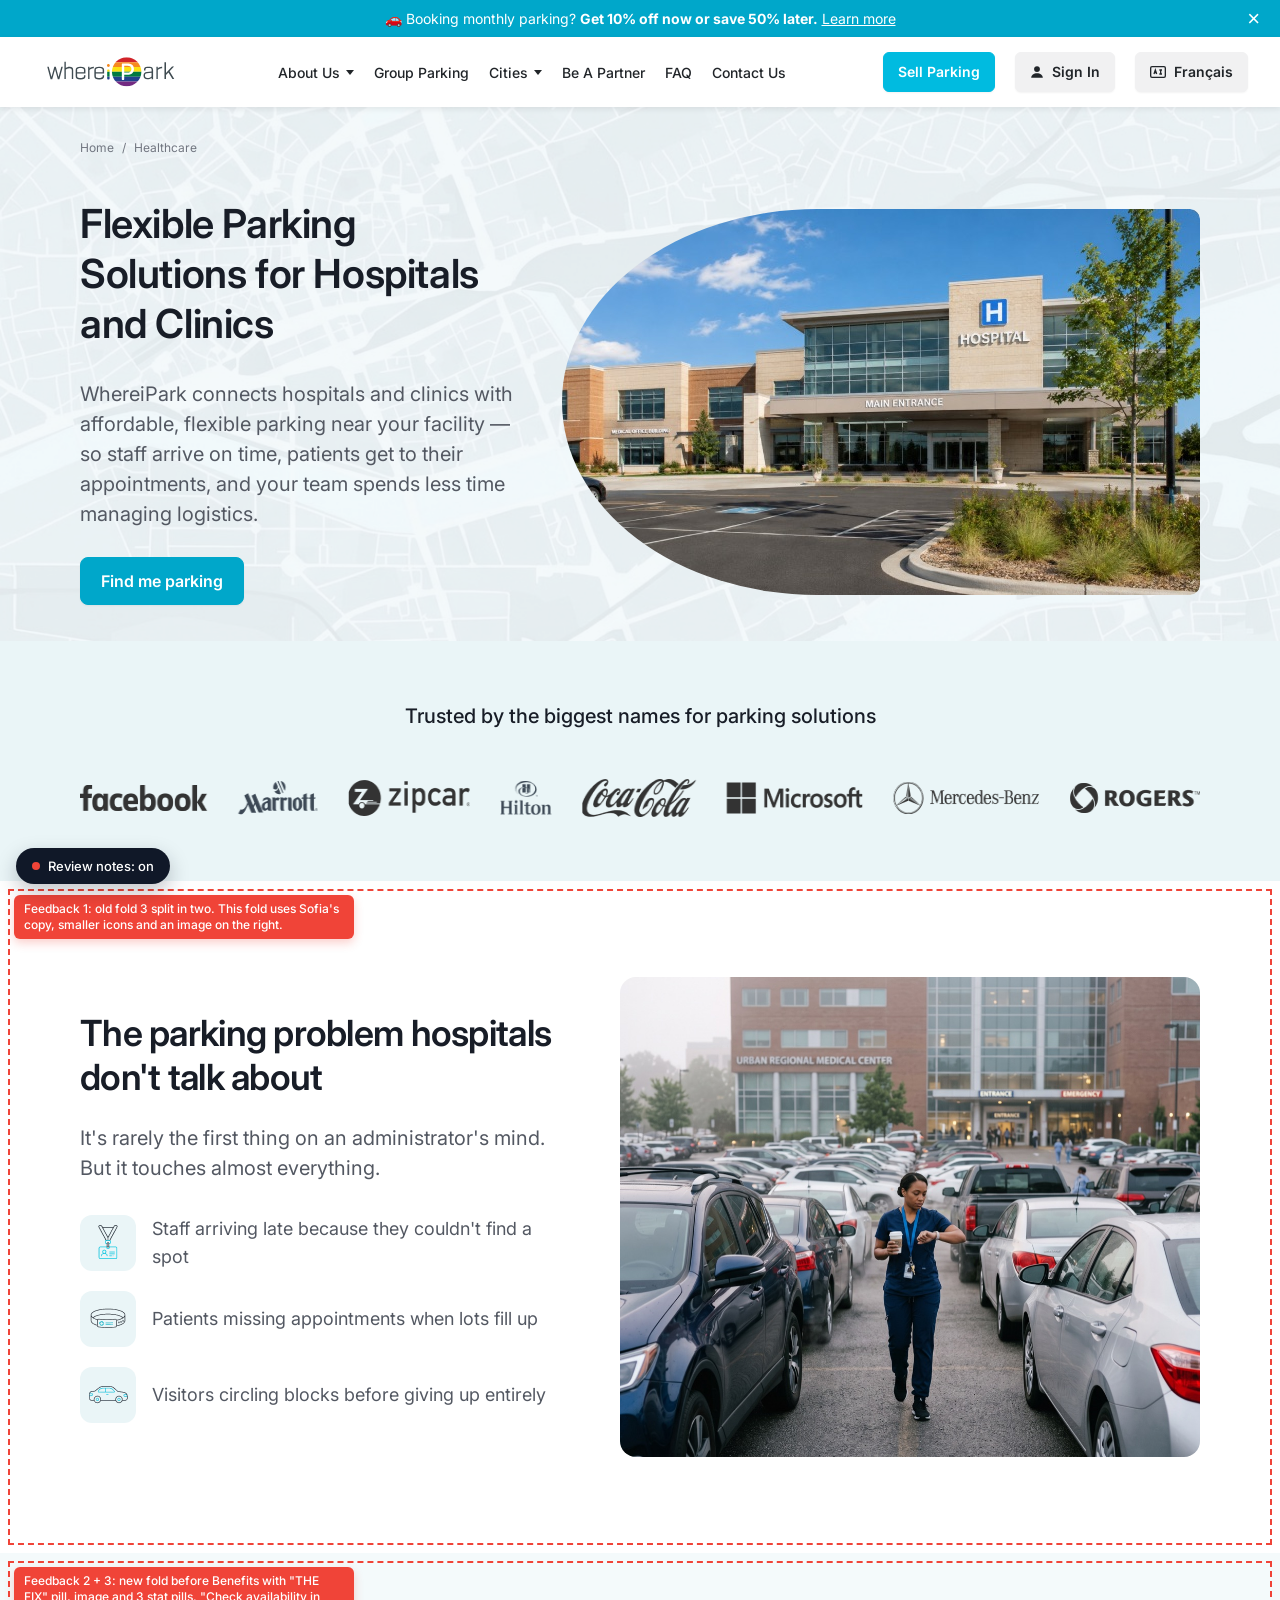
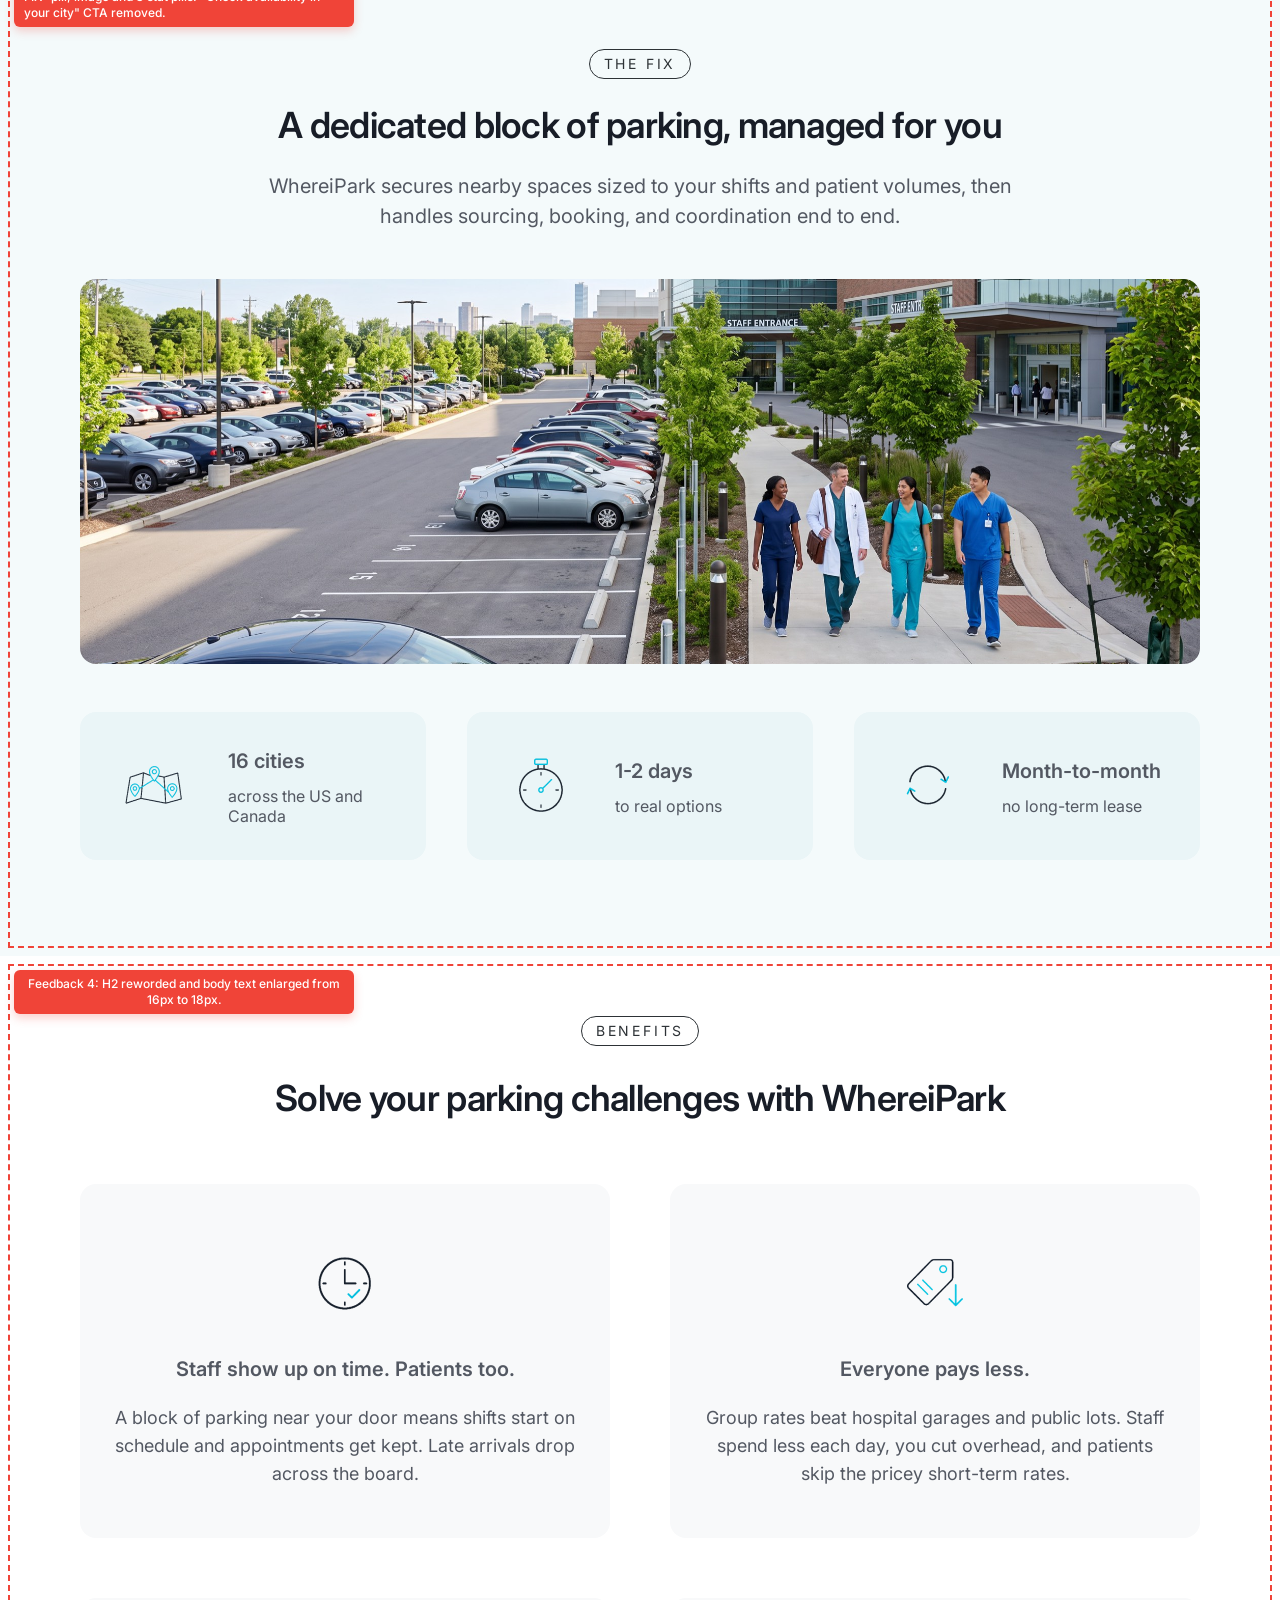
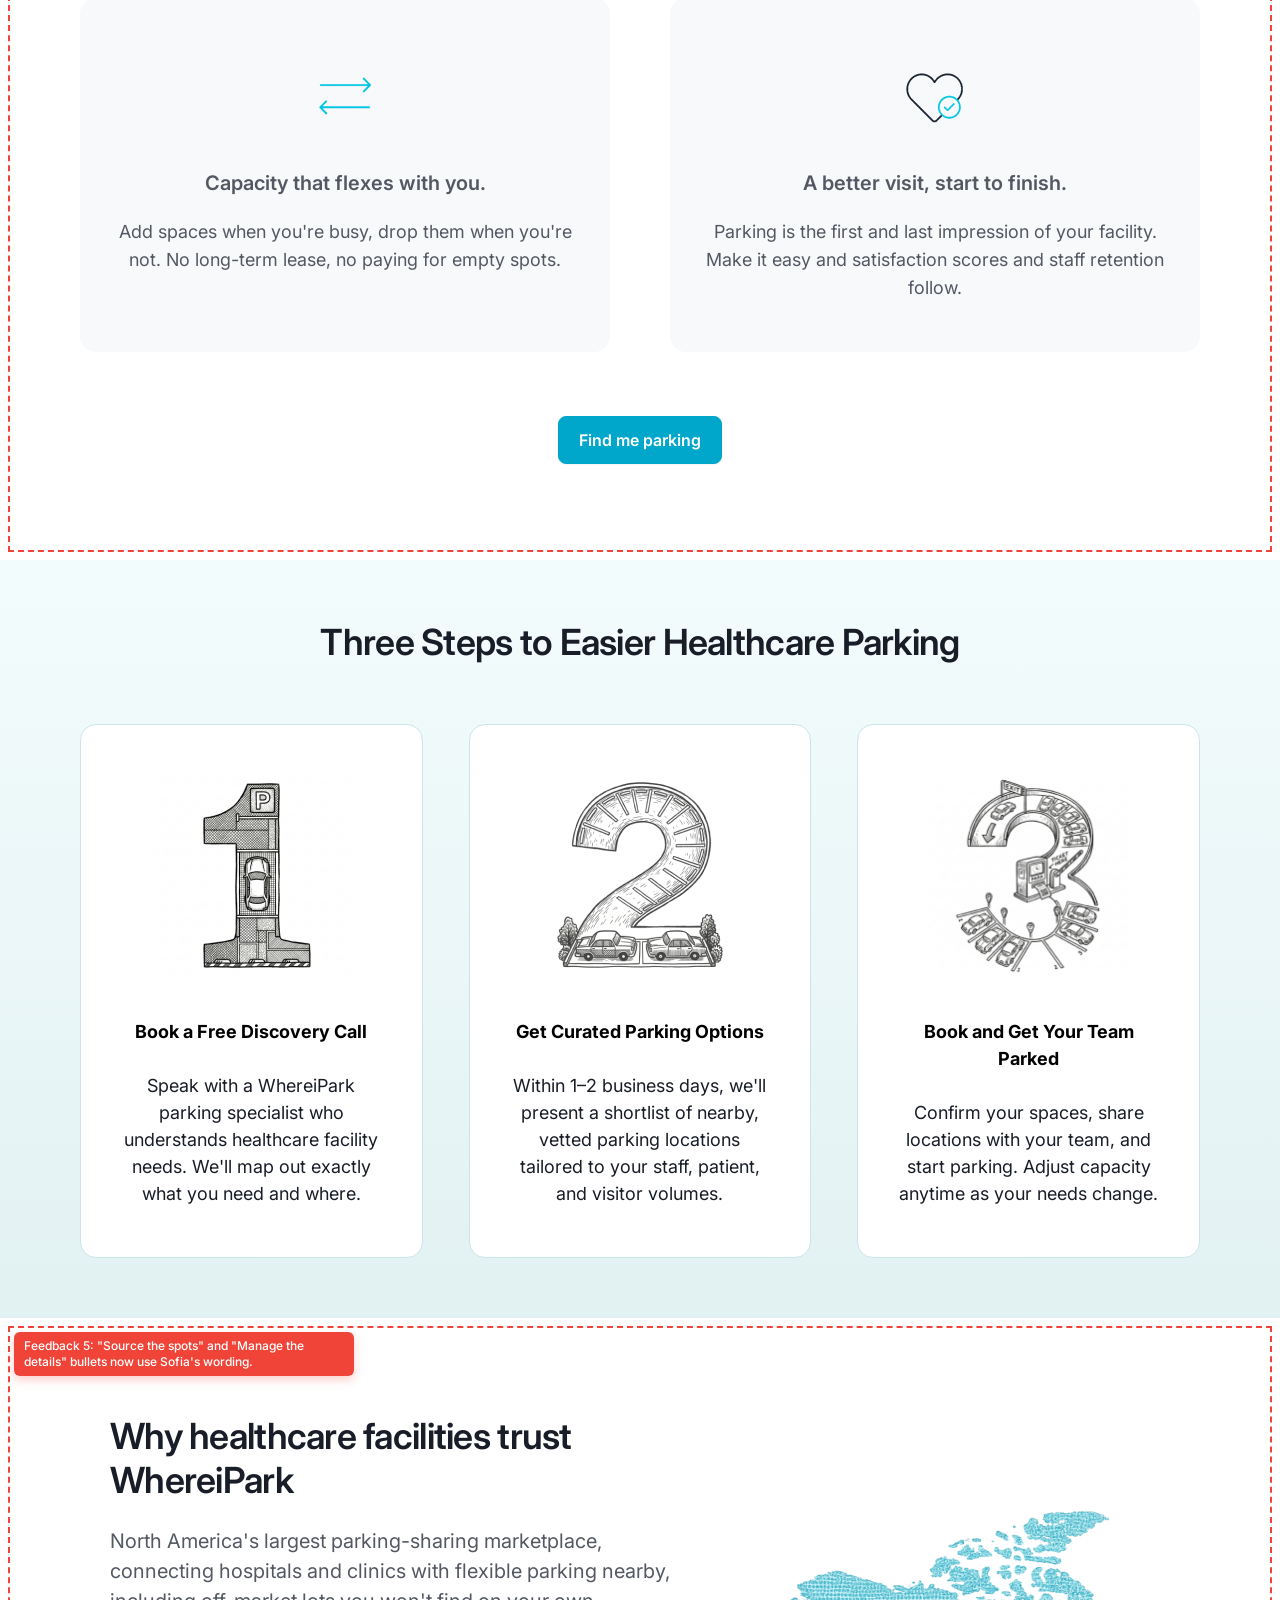
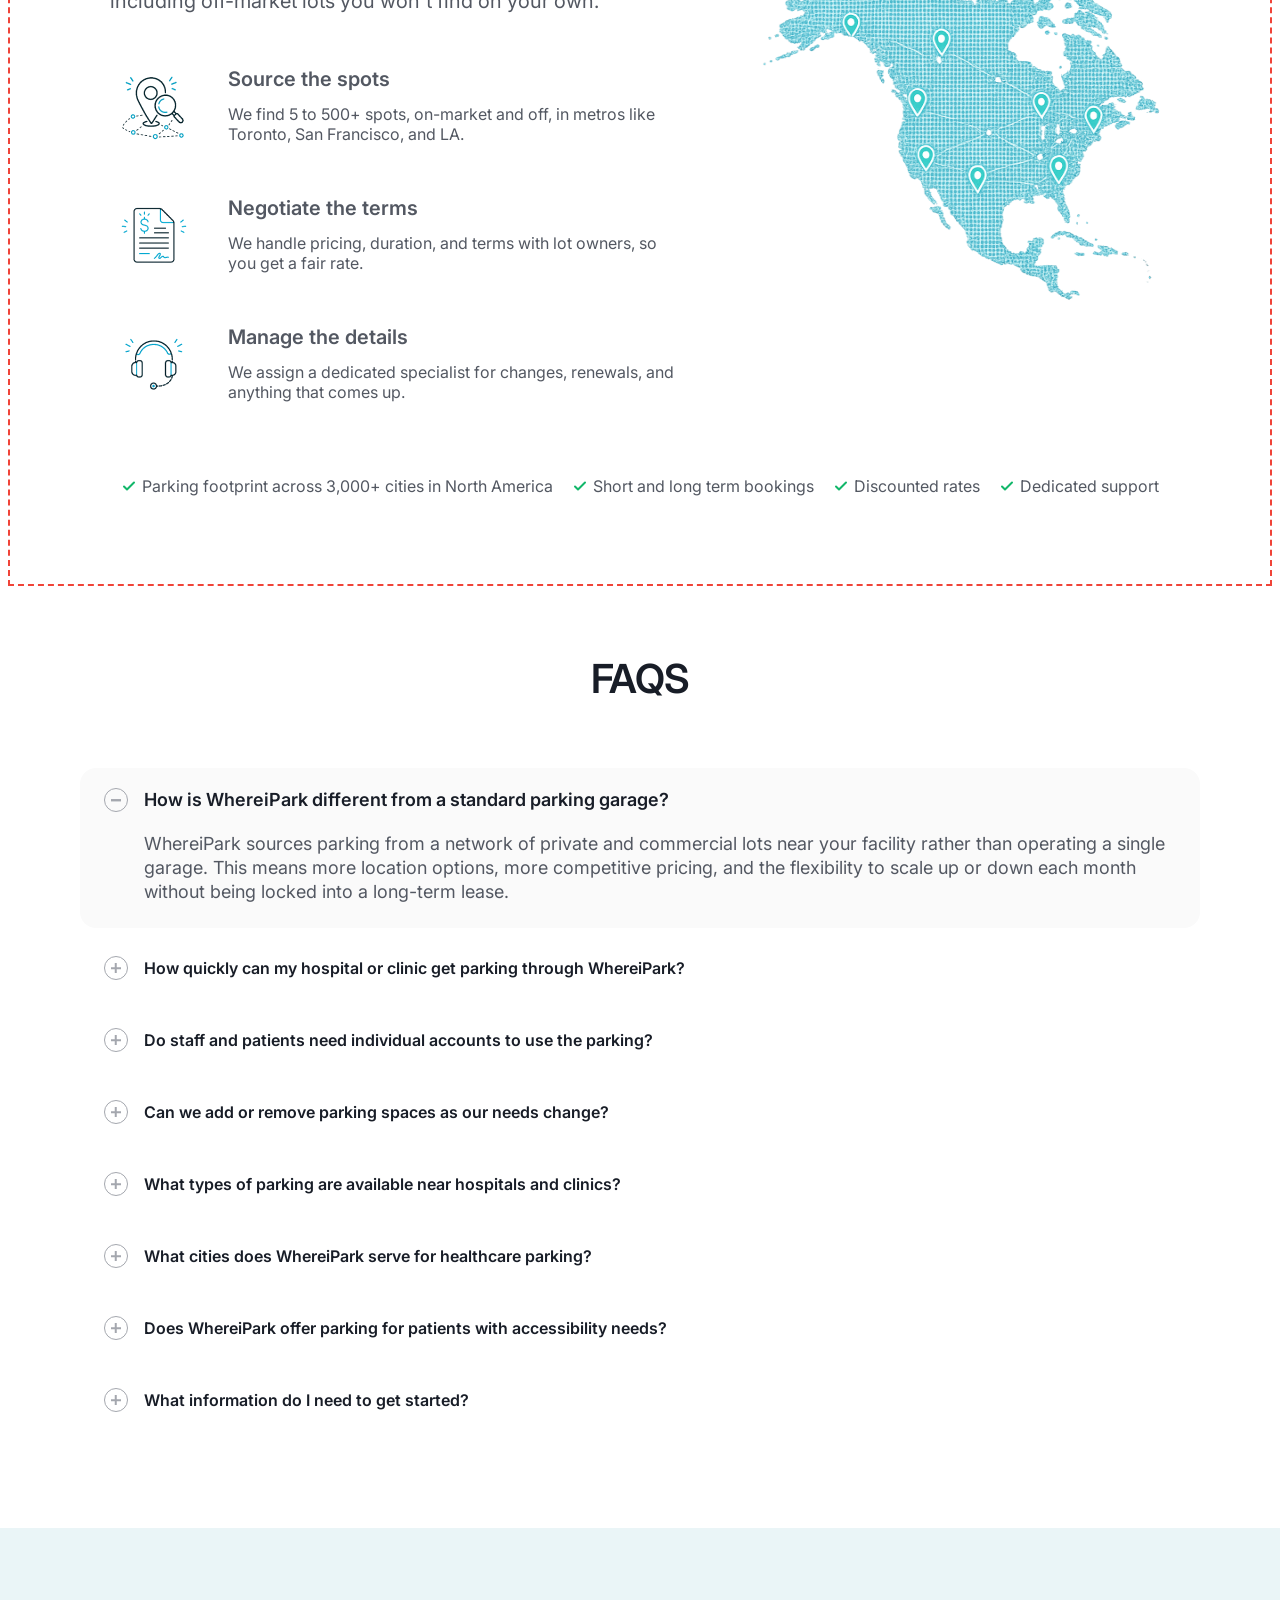
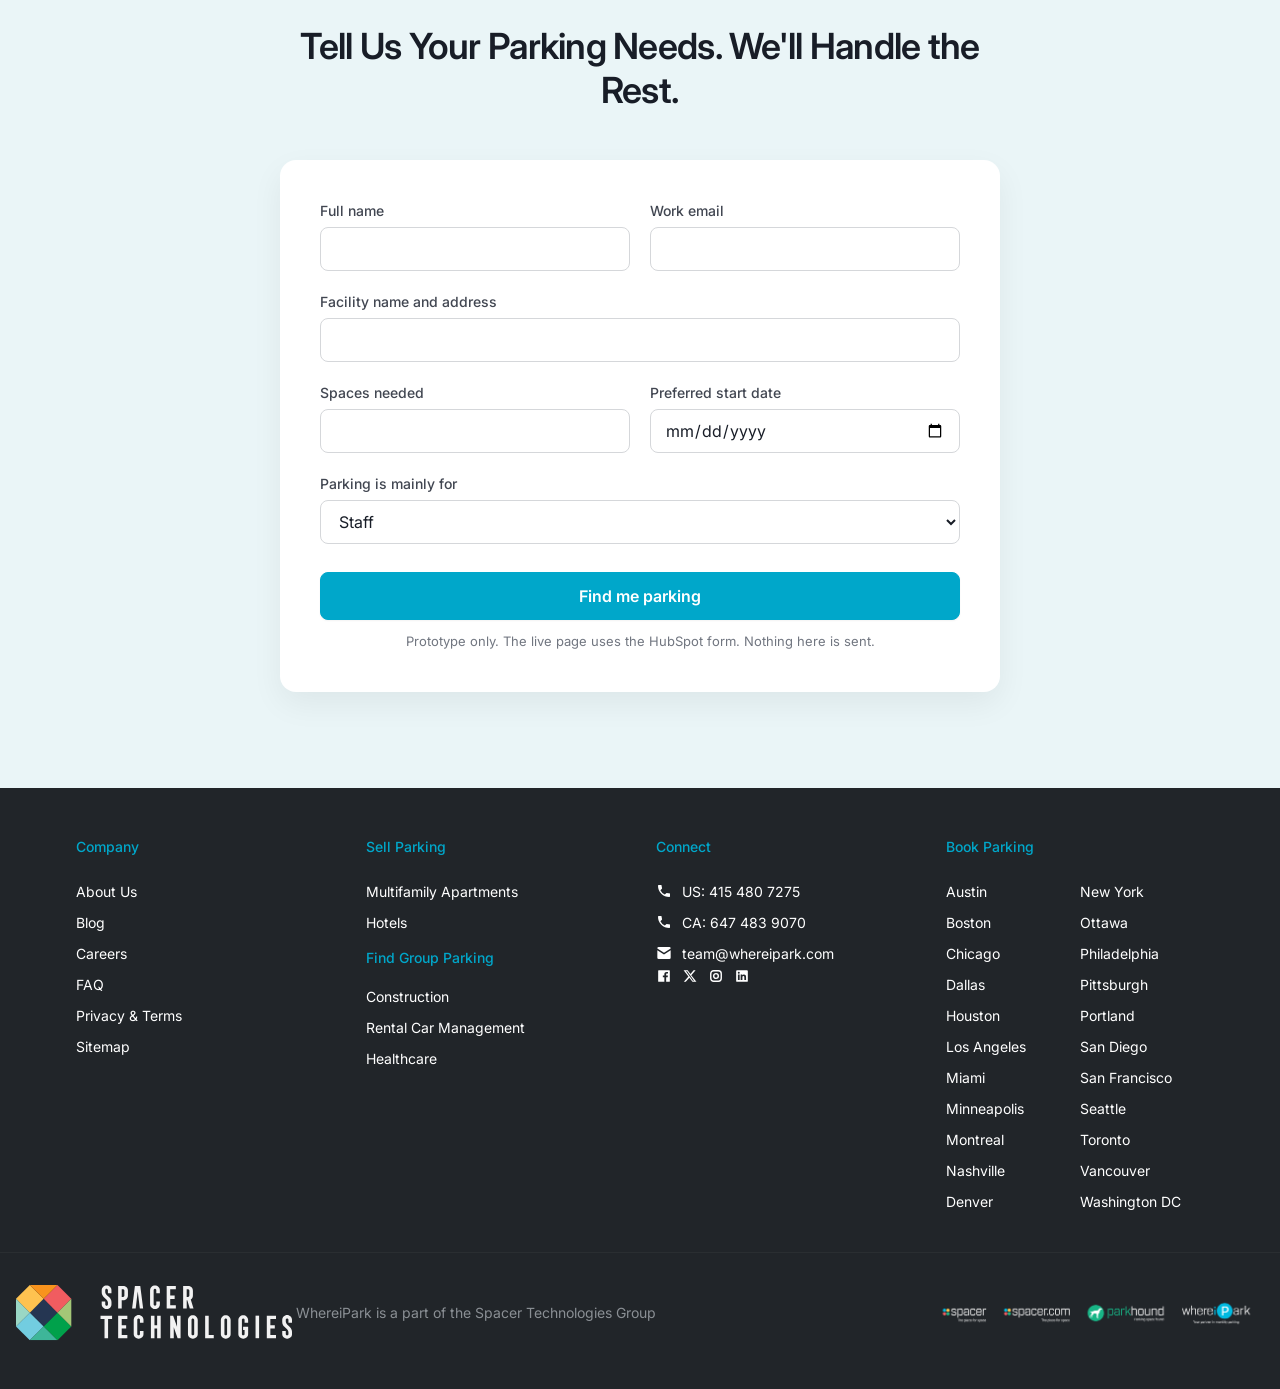
<file: healthcare/index.html>
<!doctype html>
<html lang="en">
<head>
<meta charset="utf-8">
<meta name="viewport" content="width=device-width, initial-scale=1">
<title>Healthcare v2 Prototype</title>
<meta name="description" content="WhereiPark Healthcare landing page v2 prototype with Sofia's July 7 feedback applied.">
<meta name="robots" content="noindex, nofollow">
<link rel="preconnect" href="https://fonts.googleapis.com">
<link rel="preconnect" href="https://fonts.gstatic.com" crossorigin>
<link href="https://fonts.googleapis.com/css2?family=Inter:wght@400;500;600;700&display=swap" rel="stylesheet">
<style>
  :root {
    --brand: #00a7ca;
    --brand-dark: #008cab;
    --heading: #181d27;
    --body: #535862;
    --muted: #717680;
    --card: #f8f9fa;
    --tint: #eaf5f7;
    --tint-soft: #f4fafb;
    --hero-bg: #f0f7f9;
    --page: #f8feff;
    --line: #e9eaeb;
    --footer: #212529;
    --check: #12b76a;
    --note: #f04438;
    --radius: 16px;
    --gutter: 80px;
    --max: 1440px;
  }
  * { box-sizing: border-box; }
  html { scroll-behavior: smooth; }
  body { margin: 0; background: var(--page); color: var(--body); font-family: Inter, system-ui, -apple-system, sans-serif; font-size: 16px; line-height: 1.5; -webkit-font-smoothing: antialiased; }
  img { max-width: 100%; display: block; }
  a { color: inherit; }
  h1, h2, h3 { color: var(--heading); font-weight: 600; margin: 0; }
  h2 { font-size: 36px; line-height: 44px; letter-spacing: -0.02em; }
  p { margin: 0; }
  .wrap { max-width: var(--max); margin: 0 auto; padding: 0 var(--gutter); }
  .section { padding: 96px 0; }
  .center { text-align: center; }

  /* Buttons */
  .btn { display: inline-flex; align-items: center; justify-content: center; gap: 8px; height: 48px; padding: 0 20px; border-radius: 8px; border: 1px solid var(--brand); background: var(--brand); color: #fff; font: 600 16px/1 Inter, sans-serif; text-decoration: none; cursor: pointer; box-shadow: 0 1px 2px rgba(10,13,18,.05); transition: background .15s, border-color .15s; }
  .btn:hover { background: var(--brand-dark); border-color: var(--brand-dark); }
  .btn:focus-visible, .faq-q:focus-visible, .nav-link:focus-visible, .menu-toggle:focus-visible { outline: 3px solid #9be4f3; outline-offset: 2px; }

  /* Announcement + nav */
  .announce { background: var(--brand); color: #fff; font-size: 14px; text-align: center; padding: 8px 48px; position: relative; }
  .announce a { color: #fff; }
  .announce-close { position: absolute; right: 12px; top: 50%; transform: translateY(-50%); background: none; border: 0; color: #fff; font-size: 22px; line-height: 1; cursor: pointer; padding: 4px 8px; }
  .nav { background: #fff; box-shadow: 0 2px 6px rgba(0,0,0,.08); position: sticky; top: 0; z-index: 50; }
  .nav-inner { max-width: var(--max); margin: 0 auto; padding: 0 32px 0 40px; height: 70px; display: flex; align-items: center; justify-content: space-between; gap: 24px; }
  .nav-logo img { height: 44px; width: auto; }
  .nav-links { display: flex; align-items: center; gap: 20px; list-style: none; margin: 0; padding: 0; }
  .nav-link { font-size: 14px; font-weight: 500; color: #212529; text-decoration: none; background: none; border: 0; cursor: pointer; display: inline-flex; align-items: center; gap: 6px; padding: 8px 0; font-family: inherit; }
  .nav-link .caret { width: 0; height: 0; border-left: 4px solid transparent; border-right: 4px solid transparent; border-top: 5px solid currentColor; }
  .has-menu { position: relative; }
  .dropdown { position: absolute; top: 100%; left: -12px; min-width: 200px; background: #fff; border-radius: 8px; box-shadow: 0 12px 24px rgba(10,13,18,.12); padding: 8px; display: none; list-style: none; margin: 0; }
  .has-menu.open .dropdown { display: block; }
  .dropdown a { display: block; padding: 8px 12px; border-radius: 6px; font-size: 14px; text-decoration: none; color: #212529; }
  .dropdown a:hover { background: var(--tint); }
  .nav-actions { display: flex; align-items: center; gap: 20px; }
  .btn-sm { height: 40px; padding: 0 14px; font-size: 14px; border-radius: 6px; }
  .btn-ghost { background: #f1f1f2; border-color: #f1f1f2; color: #212529; }
  .btn-ghost:hover { background: #e4e4e6; border-color: #e4e4e6; }
  .btn-sell { background: #00bbe0; border-color: #00bbe0; }
  .menu-toggle { display: none; background: none; border: 0; width: 44px; height: 44px; cursor: pointer; padding: 10px; }
  .menu-toggle span { display: block; height: 2px; background: #212529; margin: 5px 0; border-radius: 2px; }

  /* Hero */
  .hero { position: relative; background: var(--hero-bg); overflow: hidden; }
  .hero::before { content: ""; position: absolute; inset: 0; background: url(assets/map-bg.jpg) center/cover; opacity: .3; pointer-events: none; }
  .hero .wrap { position: relative; padding-top: 32px; padding-bottom: 36px; }
  .crumbs { font-size: 12px; color: var(--muted); display: flex; gap: 8px; margin-bottom: 42px; }
  .crumbs a { text-decoration: none; }
  .hero-grid { display: grid; grid-template-columns: 1fr 638px; gap: 48px; align-items: center; }
  .hero h1 { font-size: 40px; line-height: 50px; letter-spacing: -0.01em; max-width: 460px; }
  .hero p { font-size: 20px; line-height: 30px; margin: 30px 0 28px; max-width: 450px; }
  .hero-img { width: 100%; height: auto; aspect-ratio: 638 / 386; object-fit: cover; border-radius: 48% 12px 12px 48% / 60% 12px 12px 60%; }

  /* Trusted */
  .trusted { background: var(--tint); padding: 60px 0 64px; }
  .trusted h2 { font-size: 20px; line-height: 30px; font-weight: 500; letter-spacing: 0; margin-bottom: 48px; }
  .trusted img { margin: 0 auto; width: 100%; max-width: 1216px; }

  /* Problem fold (new) */
  .problem { background: #fff; }
  .split { display: grid; grid-template-columns: 1fr 580px; gap: 64px; align-items: center; }
  .split .lede { font-size: 20px; line-height: 30px; margin-top: 24px; }
  .pains { list-style: none; margin: 32px 0 0; padding: 0; display: grid; gap: 20px; }
  .pains li { display: flex; align-items: center; gap: 16px; font-size: 18px; line-height: 28px; }
  .badge { flex: none; width: 56px; height: 56px; border-radius: 12px; background: var(--tint); display: grid; place-items: center; }
  .badge img { width: 48px; height: 48px; }
  .photo { width: 100%; height: auto; object-fit: cover; border-radius: var(--radius); }
  .problem .photo { aspect-ratio: 580 / 480; }

  /* The Fix fold (new) */
  .fix { background: var(--tint-soft); }
  .pill { display: inline-block; border: 1px solid #2d3236; border-radius: 100px; padding: 0 14px; font-size: 14px; line-height: 28px; letter-spacing: .2em; color: #2d3236; }
  .fix-head { display: grid; justify-items: center; gap: 24px; text-align: center; }
  .fix-head p { font-size: 20px; line-height: 30px; max-width: 820px; }
  .fix .photo { aspect-ratio: 1280 / 440; margin-top: 48px; object-position: 72% 85%; }
  .stats { display: grid; grid-template-columns: repeat(3, 1fr); gap: 41px; margin-top: 48px; }
  .stat { background: var(--tint); border-radius: var(--radius); padding: 30px; display: flex; align-items: center; gap: 30px; }
  .stat img { width: 88px; height: 88px; flex: none; }
  .stat strong { display: block; font-size: 20px; line-height: 30px; font-weight: 600; color: var(--body); }
  .stat span { display: block; margin-top: 10px; line-height: 20px; }

  /* Benefits */
  .benefits { background: #fff; padding-top: 60px; }
  .benefits h2 { margin-top: 30px; }
  .benefit-grid { display: grid; grid-template-columns: repeat(2, 1fr); gap: 60px; margin-top: 64px; }
  .benefit { background: var(--card); border-radius: var(--radius); padding: 50px 30px; text-align: center; }
  .benefit img { width: 100px; height: 100px; margin: 0 auto 20px; }
  .benefit h3 { font-size: 20px; line-height: 30px; color: var(--body); }
  .benefit p { font-size: 18px; line-height: 28px; margin-top: 20px; }
  .cta-row { margin-top: 64px; text-align: center; }

  /* Steps */
  .steps { background: linear-gradient(180deg, #f3fcfd 0%, #e2f1f2 100%); padding: 60px 0; }
  .step-grid { display: grid; grid-template-columns: repeat(3, 1fr); gap: 46px; margin-top: 60px; }
  .step { background: #fff; border: 1px solid #c9e6eb; border-radius: var(--radius); padding: 50px 36px; text-align: center; }
  .step img { width: 203px; height: 203px; margin: 0 auto 40px; object-fit: contain; }
  .step h3 { font-size: 18px; line-height: 27px; font-weight: 700; color: #000; }
  .step p { font-size: 18px; line-height: 27px; color: var(--heading); margin-top: 27px; }

  /* Why */
  .why { background: #fff; }
  .why .split { grid-template-columns: 577px 1fr; gap: 64px; padding: 0 0 0 30px; }
  .why-list { list-style: none; margin: 48px 0 0; padding: 0; display: grid; gap: 41px; }
  .why-list li { display: flex; gap: 30px; }
  .why-list img { width: 88px; height: 88px; flex: none; }
  .why-list strong { display: block; font-size: 20px; line-height: 30px; color: var(--body); font-weight: 600; }
  .why-list span { display: block; margin-top: 10px; line-height: 20px; }
  .why-map { width: 100%; max-width: 504px; margin: 0 auto; }
  .checks { display: flex; flex-wrap: wrap; justify-content: center; gap: 12px 20px; list-style: none; padding: 0; margin: 64px 0 0; }
  .checks li { display: flex; align-items: center; gap: 6px; }
  .checks svg { flex: none; }

  /* FAQ */
  .faq { background: #fff; padding-top: 60px; }
  .faq h2 { font-size: 40px; line-height: 50px; }
  .faq-list { max-width: 1216px; margin: 64px auto 0; display: grid; gap: 8px; }
  .faq-item { border-radius: var(--radius); transition: background .2s; }
  .faq-item.open { background: #fafafa; }
  .faq-q { width: 100%; display: flex; align-items: center; gap: 16px; text-align: left; background: none; border: 0; padding: 20px 24px; cursor: pointer; font: 600 16px/24px Inter, sans-serif; color: var(--heading); }
  .faq-item.open .faq-q { font-size: 18px; }
  .faq-icon { flex: none; width: 24px; height: 24px; border: 1.5px solid #a4a7ae; border-radius: 50%; position: relative; }
  .faq-icon::before, .faq-icon::after { content: ""; position: absolute; left: 50%; top: 50%; width: 10px; height: 1.5px; background: #a4a7ae; transform: translate(-50%, -50%); }
  .faq-icon::after { transform: translate(-50%, -50%) rotate(90deg); transition: transform .2s; }
  .faq-item.open .faq-icon::after { transform: translate(-50%, -50%) rotate(0deg); }
  .faq-a { display: grid; grid-template-rows: 0fr; transition: grid-template-rows .25s ease; }
  .faq-item.open .faq-a { grid-template-rows: 1fr; }
  .faq-a > div { overflow: hidden; }
  .faq-a p { padding: 0 24px 24px 64px; font-size: 18px; line-height: 24px; }

  /* Final CTA + form */
  .final { background: var(--tint); }
  .final h2 { max-width: 760px; margin: 0 auto; }
  .form-card { text-align: left; max-width: 720px; margin: 48px auto 0; background: #fff; border-radius: var(--radius); padding: 40px; box-shadow: 0 12px 32px rgba(10,13,18,.06); }
  .form-grid { display: grid; grid-template-columns: 1fr 1fr; gap: 20px; }
  .field { display: grid; gap: 6px; }
  .field.full { grid-column: 1 / -1; }
  .field label { font-size: 14px; font-weight: 500; color: #414651; }
  .field input, .field select { height: 44px; border: 1px solid #d5d7da; border-radius: 8px; padding: 0 14px; font: 16px Inter, sans-serif; color: var(--heading); background: #fff; }
  .field input:focus, .field select:focus { outline: none; border-color: var(--brand); box-shadow: 0 0 0 4px rgba(0,167,202,.15); }
  .field input[aria-invalid="true"] { border-color: var(--note); }
  .form-card .btn { width: 100%; margin-top: 28px; }
  .form-note { font-size: 13px; color: var(--muted); text-align: center; margin-top: 12px; }
  .form-done { text-align: center; padding: 24px 0; }
  .form-done strong { display: block; color: var(--heading); font-size: 20px; margin-bottom: 8px; }

  /* Footer */
  .footer { background: var(--footer); color: #fff; font-size: 14px; }
  .footer a { text-decoration: none; }
  .footer a:hover { text-decoration: underline; }
  .foot-grid { max-width: var(--max); margin: 0 auto; padding: 48px 76px 40px; display: grid; grid-template-columns: repeat(4, 1fr); gap: 32px; }
  .foot-grid h4 { color: var(--brand); font-weight: 500; font-size: 14px; margin: 0 0 24px; }
  .foot-grid ul { list-style: none; margin: 0; padding: 0; display: grid; gap: 10px; }
  .foot-grid h4.sub { margin-top: 14px; margin-bottom: 18px; }
  .cities { display: grid; grid-template-columns: 1fr 1fr; gap: 10px 32px; }
  .contact li { display: flex; align-items: center; gap: 10px; }
  .socials { display: flex; gap: 10px; margin-top: 4px; }
  .socials a { width: 16px; height: 16px; display: grid; place-items: center; }
  .foot-bottom { max-width: var(--max); margin: 0 auto; padding: 32px 16px 48px; display: flex; align-items: center; justify-content: space-between; gap: 24px; border-top: 1px solid rgba(255,255,255,.04); }
  .foot-bottom .group { display: flex; align-items: center; gap: 4px; color: #8a8f94; font-size: 14px; }
  .foot-bottom .group img { height: 56px; width: auto; }
  .foot-bottom .brands { height: 38px; width: auto; }

  /* Review notes (prototype only) */
  .note-tag { display: none; }
  body.notes .is-changed { outline: 2px dashed var(--note); outline-offset: -10px; position: relative; }
  body.notes .note-tag { display: block; position: absolute; top: 14px; left: 14px; z-index: 5; max-width: 340px; background: var(--note); color: #fff; font-size: 12px; line-height: 16px; font-weight: 500; padding: 6px 10px; border-radius: 6px; box-shadow: 0 4px 10px rgba(240,68,56,.25); }
  .notes-toggle { position: fixed; left: 16px; bottom: 16px; z-index: 100; display: flex; align-items: center; gap: 8px; background: #101828; color: #fff; border: 0; border-radius: 999px; padding: 10px 16px; font: 500 13px Inter, sans-serif; cursor: pointer; box-shadow: 0 8px 20px rgba(16,24,40,.25); }
  .notes-toggle .dot { width: 8px; height: 8px; border-radius: 50%; background: #667085; }
  body.notes .notes-toggle .dot { background: var(--note); }

  /* Tablet */
  @media (max-width: 1180px) {
    :root { --gutter: 40px; }
    .nav-links { gap: 14px; }
    .nav-actions { gap: 10px; }
    .hero-grid { grid-template-columns: 1fr 1fr; }
    .split, .why .split { grid-template-columns: 1fr 1fr; padding: 0; }
    .problem .photo { aspect-ratio: 4 / 3.4; }
    .stats { gap: 20px; }
    .stat { gap: 16px; padding: 24px; }
    .stat img { width: 64px; height: 64px; }
    .step-grid { gap: 24px; }
    .step { padding: 40px 24px; }
    .step img { width: 160px; height: 160px; }
    .foot-grid { padding: 48px 40px 40px; grid-template-columns: repeat(2, 1fr); }
    .foot-bottom { flex-direction: column; align-items: flex-start; padding: 24px 40px 48px; }
  }
  @media (max-width: 1024px) {
    .nav-links, .nav-actions { display: none; }
    .menu-toggle { display: block; }
    .nav.menu-open .nav-links, .nav.menu-open .nav-actions { display: flex; }
    .nav.menu-open .nav-inner { flex-wrap: wrap; height: auto; padding-bottom: 20px; }
    .nav.menu-open .nav-links { order: 3; flex-basis: 100%; flex-direction: column; align-items: flex-start; gap: 4px; padding-top: 8px; border-top: 1px solid var(--line); }
    .nav.menu-open .nav-actions { order: 4; flex-basis: 100%; flex-wrap: wrap; gap: 10px; }
    .nav.menu-open .dropdown { position: static; box-shadow: none; padding: 0 0 0 12px; }
  }

  /* Mobile (matches the 390px Figma frame) */
  @media (max-width: 767px) {
    :root { --gutter: 32px; }
    .section { padding: 60px 0 96px; }
    .announce { font-size: 13px; padding: 8px 40px 8px 16px; }
    .nav-inner { padding: 0 16px 0 20px; }
    .nav-logo img { height: 38px; }
    .crumbs { margin-bottom: 24px; }
    .hero-grid, .split, .why .split { grid-template-columns: 1fr; gap: 32px; }
    .hero h1 { font-size: 36px; line-height: 44px; }
    .hero p { font-size: 18px; line-height: 28px; margin: 20px 0 24px; }
    .hero .btn { width: 100%; }
    .hero-img { border-radius: 12px; }
    .trusted h2 { margin-bottom: 32px; }
    .trusted img { width: 282px; }
    .split .lede, .fix-head p { font-size: 18px; line-height: 28px; }
    .pains li { font-size: 16px; line-height: 24px; }
    .problem .photo { aspect-ratio: 326 / 260; }
    .fix .photo { aspect-ratio: 326 / 220; margin-top: 32px; }
    .stats { grid-template-columns: 1fr; gap: 16px; margin-top: 32px; }
    .stat img { width: 72px; height: 72px; }
    .benefit-grid, .step-grid { grid-template-columns: 1fr; gap: 30px; margin-top: 40px; }
    .benefit { padding: 30px; }
    .cta-row .btn { width: 100%; }
    .step img { width: 203px; height: 203px; }
    .why-list { gap: 32px; }
    .why-list li { gap: 20px; }
    .why-list img { width: 72px; height: 72px; }
    .checks { flex-direction: column; align-items: flex-start; margin-top: 40px; }
    .faq h2 { font-size: 36px; line-height: 44px; }
    .faq-list { margin-top: 40px; }
    .faq-q { padding: 16px; align-items: flex-start; }
    .faq-a p { padding: 0 16px 20px 56px; font-size: 16px; }
    .form-card { padding: 24px; }
    .form-grid { grid-template-columns: 1fr; }
    .foot-grid { grid-template-columns: 1fr; padding: 48px 32px 24px; }
    .foot-bottom { padding: 24px 32px 96px; }
    .foot-bottom .group { flex-direction: column; align-items: flex-start; }
    .foot-bottom .brands { height: auto; width: 100%; }
    body.notes .note-tag { position: static; max-width: none; margin: -32px 16px 24px; }
  }
  @media (prefers-reduced-motion: reduce) {
    html { scroll-behavior: auto; }
    .faq-a, .faq-icon::after { transition: none; }
  }
</style>
</head>
<body class="notes">

<div class="announce" id="announce">
  🚗 Booking monthly parking? <strong>Get 10% off now or save 50% later.</strong> <a href="#">Learn more</a>
  <button class="announce-close" aria-label="Dismiss announcement" data-close-announce>&times;</button>
</div>

<header class="nav" id="nav">
  <div class="nav-inner">
    <a class="nav-logo" href="#top" aria-label="WhereiPark home"><img src="assets/logo.svg" alt="WhereiPark" width="193" height="60"></a>
    <button class="menu-toggle" aria-label="Open menu" aria-expanded="false" data-menu-toggle><span></span><span></span><span></span></button>
    <ul class="nav-links">
      <li class="has-menu">
        <button class="nav-link" aria-expanded="false" data-dropdown>About Us <i class="caret"></i></button>
        <ul class="dropdown"><li><a href="#">Our story</a></li><li><a href="#">Blog</a></li><li><a href="#">Careers</a></li></ul>
      </li>
      <li><a class="nav-link" href="#">Group Parking</a></li>
      <li class="has-menu">
        <button class="nav-link" aria-expanded="false" data-dropdown>Cities <i class="caret"></i></button>
        <ul class="dropdown"><li><a href="#">Toronto</a></li><li><a href="#">San Francisco</a></li><li><a href="#">Los Angeles</a></li><li><a href="#">New York</a></li><li><a href="#">All cities</a></li></ul>
      </li>
      <li><a class="nav-link" href="#">Be A Partner</a></li>
      <li><a class="nav-link" href="#faq">FAQ</a></li>
      <li><a class="nav-link" href="#get-started">Contact Us</a></li>
    </ul>
    <div class="nav-actions">
      <a class="btn btn-sm btn-sell" href="#">Sell Parking</a>
      <a class="btn btn-sm btn-ghost" href="#"><svg width="14" height="14" viewBox="0 0 24 24" fill="currentColor" aria-hidden="true"><circle cx="12" cy="7" r="5"/><path d="M2 22c0-5 4.5-8 10-8s10 3 10 8z"/></svg>Sign In</a>
      <a class="btn btn-sm btn-ghost" href="#"><svg width="16" height="12" viewBox="0 0 24 18" fill="none" stroke="currentColor" stroke-width="2" aria-hidden="true"><rect x="1" y="1" width="22" height="16" rx="2"/><path d="M6 12l2-6 2 6M6.7 10h2.6M14 6h4M16 6v6M14 12h4"/></svg>Français</a>
    </div>
  </div>
</header>

<main id="top">
  <!-- Fold 1: Hero -->
  <section class="hero">
    <div class="wrap">
      <nav class="crumbs" aria-label="Breadcrumb"><a href="#">Home</a><span>/</span><span>Healthcare</span></nav>
      <div class="hero-grid">
        <div>
          <h1>Flexible Parking Solutions for Hospitals and Clinics</h1>
          <p>WhereiPark connects hospitals and clinics with affordable, flexible parking near your facility — so staff arrive on time, patients get to their appointments, and your team spends less time managing logistics.</p>
          <a class="btn" href="#get-started">Find me parking</a>
        </div>
        <img class="hero-img" src="assets/hero-hospital.jpg" alt="Hospital main entrance with an adjacent parking lot" width="638" height="386">
      </div>
    </div>
  </section>

  <!-- Fold 2: Trusted by -->
  <section class="trusted center">
    <div class="wrap">
      <h2>Trusted by the biggest names for parking solutions</h2>
      <picture>
        <source media="(max-width: 767px)" srcset="assets/trusted-logos-mobile.png">
        <img src="assets/trusted-logos.png" alt="Facebook, Marriott, Zipcar, Hilton, Coca-Cola, Microsoft, Mercedes-Benz, Rogers" width="1216" height="38">
      </picture>
    </div>
  </section>

  <!-- Fold 3a: The problem (NEW, split from old fold 3) -->
  <section class="problem section is-changed">
    <span class="note-tag">Feedback 1: old fold 3 split in two. This fold uses Sofia's copy, smaller icons and an image on the right.</span>
    <div class="wrap">
      <div class="split">
        <div>
          <h2>The parking problem hospitals don't talk about</h2>
          <p class="lede">It's rarely the first thing on an administrator's mind. But it touches almost everything.</p>
          <ul class="pains">
            <li><span class="badge"><img src="assets/icon-staff.png" alt="" width="48" height="48"></span>Staff arriving late because they couldn't find a spot</li>
            <li><span class="badge"><img src="assets/icon-patient.png" alt="" width="48" height="48"></span>Patients missing appointments when lots fill up</li>
            <li><span class="badge"><img src="assets/icon-visitor.png" alt="" width="48" height="48"></span>Visitors circling blocks before giving up entirely</li>
          </ul>
        </div>
        <img class="photo" src="assets/problem-photo.jpg" alt="Nurse checking her watch while walking through a full hospital parking lot" width="580" height="480" loading="lazy">
      </div>
    </div>
  </section>

  <!-- Fold 3b: The fix (NEW) -->
  <section class="fix section is-changed">
    <span class="note-tag">Feedback 2 + 3: new fold before Benefits with "THE FIX" pill, image and 3 stat pills. "Check availability in your city" CTA removed.</span>
    <div class="wrap">
      <div class="fix-head">
        <span class="pill">THE FIX</span>
        <h2>A dedicated block of parking, managed for you</h2>
        <p>WhereiPark secures nearby spaces sized to your shifts and patient volumes, then handles sourcing, booking, and coordination end to end.</p>
      </div>
      <img class="photo" src="assets/fix-photo.jpg" alt="Hospital staff walking from a reserved parking area to the staff entrance" width="1280" height="440" loading="lazy">
      <div class="stats">
        <div class="stat"><img src="assets/icon-cities.png" alt="" width="88" height="88"><div><strong>16 cities</strong><span>across the US and Canada</span></div></div>
        <div class="stat"><img src="assets/icon-days.png" alt="" width="88" height="88"><div><strong>1-2 days</strong><span>to real options</span></div></div>
        <div class="stat"><img src="assets/icon-monthly.png" alt="" width="88" height="88"><div><strong>Month-to-month</strong><span>no long-term lease</span></div></div>
      </div>
    </div>
  </section>

  <!-- Fold 4: Benefits -->
  <section class="benefits section center is-changed">
    <span class="note-tag">Feedback 4: H2 reworded and body text enlarged from 16px to 18px.</span>
    <div class="wrap">
      <span class="pill">BENEFITS</span>
      <h2>Solve your parking challenges with WhereiPark</h2>
      <div class="benefit-grid">
        <article class="benefit"><img src="assets/benefit-time.png" alt="" width="100" height="100"><h3>Staff show up on time. Patients too.</h3><p>A block of parking near your door means shifts start on schedule and appointments get kept. Late arrivals drop across the board.</p></article>
        <article class="benefit"><img src="assets/benefit-price.png" alt="" width="100" height="100"><h3>Everyone pays less.</h3><p>Group rates beat hospital garages and public lots. Staff spend less each day, you cut overhead, and patients skip the pricey short-term rates.</p></article>
        <article class="benefit"><img src="assets/benefit-flex.png" alt="" width="100" height="100"><h3>Capacity that flexes with you.</h3><p>Add spaces when you're busy, drop them when you're not. No long-term lease, no paying for empty spots.</p></article>
        <article class="benefit"><img src="assets/benefit-visit.png" alt="" width="100" height="100"><h3>A better visit, start to finish.</h3><p>Parking is the first and last impression of your facility. Make it easy and satisfaction scores and staff retention follow.</p></article>
      </div>
      <div class="cta-row"><a class="btn" href="#get-started">Find me parking</a></div>
    </div>
  </section>

  <!-- Fold 5: Steps -->
  <section class="steps center">
    <div class="wrap">
      <h2>Three Steps to Easier Healthcare Parking</h2>
      <div class="step-grid">
        <article class="step"><img src="assets/step-1.png" alt="" width="203" height="203" loading="lazy"><h3>Book a Free Discovery Call</h3><p>Speak with a WhereiPark parking specialist who understands healthcare facility needs. We'll map out exactly what you need and where.</p></article>
        <article class="step"><img src="assets/step-2.png" alt="" width="202" height="203" loading="lazy"><h3>Get Curated Parking Options</h3><p>Within 1–2 business days, we'll present a shortlist of nearby, vetted parking locations tailored to your staff, patient, and visitor volumes.</p></article>
        <article class="step"><img src="assets/step-3.png" alt="" width="204" height="203" loading="lazy"><h3>Book and Get Your Team Parked</h3><p>Confirm your spaces, share locations with your team, and start parking. Adjust capacity anytime as your needs change.</p></article>
      </div>
    </div>
  </section>

  <!-- Fold 6: Why -->
  <section class="why section is-changed">
    <span class="note-tag">Feedback 5: "Source the spots" and "Manage the details" bullets now use Sofia's wording.</span>
    <div class="wrap">
      <div class="split">
        <div>
          <h2>Why healthcare facilities trust WhereiPark</h2>
          <p class="lede">North America's largest parking-sharing marketplace, connecting hospitals and clinics with flexible parking nearby, including off-market lots you won't find on your own.</p>
          <ul class="why-list">
            <li><img src="assets/why-source.png" alt="" width="88" height="88"><div><strong>Source the spots</strong><span>We find 5 to 500+ spots, on-market and off, in metros like Toronto, San Francisco, and LA.</span></div></li>
            <li><img src="assets/why-negotiate.png" alt="" width="88" height="88"><div><strong>Negotiate the terms</strong><span>We handle pricing, duration, and terms with lot owners, so you get a fair rate.</span></div></li>
            <li><img src="assets/why-manage.png" alt="" width="88" height="88"><div><strong>Manage the details</strong><span>We assign a dedicated specialist for changes, renewals, and anything that comes up.</span></div></li>
          </ul>
        </div>
        <img class="why-map" src="assets/na-map.png" alt="Map of North America with WhereiPark city pins" width="504" height="458" loading="lazy">
      </div>
      <ul class="checks">
        <li><svg width="14" height="14" viewBox="0 0 14 14" aria-hidden="true"><path d="M2 7.5l3 3 7-7" fill="none" stroke="#12b76a" stroke-width="2" stroke-linecap="round" stroke-linejoin="round"/></svg>Parking footprint across 3,000+ cities in North America</li>
        <li><svg width="14" height="14" viewBox="0 0 14 14" aria-hidden="true"><path d="M2 7.5l3 3 7-7" fill="none" stroke="#12b76a" stroke-width="2" stroke-linecap="round" stroke-linejoin="round"/></svg>Short and long term bookings</li>
        <li><svg width="14" height="14" viewBox="0 0 14 14" aria-hidden="true"><path d="M2 7.5l3 3 7-7" fill="none" stroke="#12b76a" stroke-width="2" stroke-linecap="round" stroke-linejoin="round"/></svg>Discounted rates</li>
        <li><svg width="14" height="14" viewBox="0 0 14 14" aria-hidden="true"><path d="M2 7.5l3 3 7-7" fill="none" stroke="#12b76a" stroke-width="2" stroke-linecap="round" stroke-linejoin="round"/></svg>Dedicated support</li>
      </ul>
    </div>
  </section>

  <!-- Fold 7: FAQ -->
  <section class="faq section" id="faq">
    <div class="wrap">
      <h2 class="center">FAQS</h2>
      <div class="faq-list" data-faq>
        <div class="faq-item open"><button class="faq-q" aria-expanded="true"><span class="faq-icon" aria-hidden="true"></span>How is WhereiPark different from a standard parking garage?</button><div class="faq-a"><div><p>WhereiPark sources parking from a network of private and commercial lots near your facility rather than operating a single garage. This means more location options, more competitive pricing, and the flexibility to scale up or down each month without being locked into a long-term lease.</p></div></div></div>
        <div class="faq-item"><button class="faq-q" aria-expanded="false"><span class="faq-icon" aria-hidden="true"></span>How quickly can my hospital or clinic get parking through WhereiPark?</button><div class="faq-a"><div><p>Most healthcare facilities receive a curated list of nearby parking options within 1–2 business days of submitting their requirements. There's no lengthy procurement process — just a quick intake, and a WhereiPark specialist handles the sourcing.</p></div></div></div>
        <div class="faq-item"><button class="faq-q" aria-expanded="false"><span class="faq-icon" aria-hidden="true"></span>Do staff and patients need individual accounts to use the parking?</button><div class="faq-a"><div><p>No. Group parking through WhereiPark is managed at the facility level. WhereiPark works with hospital and building administrators for the logistics coordination, and staff or patients simply receive parking location details to use directly. No individual sign-ups or app downloads required.</p></div></div></div>
        <div class="faq-item"><button class="faq-q" aria-expanded="false"><span class="faq-icon" aria-hidden="true"></span>Can we add or remove parking spaces as our needs change?</button><div class="faq-a"><div><p>Yes. WhereiPark is fully flexible on a month-to-month basis. Healthcare facilities can increase capacity during high-demand periods — such as flu season or large-scale procedures — and reduce spaces during quieter months</p></div></div></div>
        <div class="faq-item"><button class="faq-q" aria-expanded="false"><span class="faq-icon" aria-hidden="true"></span>What types of parking are available near hospitals and clinics?</button><div class="faq-a"><div><p>WhereiPark offers various parking types across its network, including indoor lots, covered parking, garages, outdoor lots, and street parking. Availability varies by city, but most urban healthcare facilities have multiple options within walking distance.</p></div></div></div>
        <div class="faq-item"><button class="faq-q" aria-expanded="false"><span class="faq-icon" aria-hidden="true"></span>What cities does WhereiPark serve for healthcare parking?</button><div class="faq-a"><div><p>WhereiPark currently serves 16 major cities across the US and Canada, including Toronto, Vancouver, New York, Chicago, San Francisco, Seattle, Washington DC, Boston, Los Angeles, Philadelphia, Miami, and more. If your facility is in or near a major metro area, chances are WhereiPark has options nearby.</p></div></div></div>
        <div class="faq-item"><button class="faq-q" aria-expanded="false"><span class="faq-icon" aria-hidden="true"></span>Does WhereiPark offer parking for patients with accessibility needs?</button><div class="faq-a"><div><p>Accessibility requirements can be discussed directly with your WhereiPark parking specialist during the intake process. While availability varies by location, the team will do its best to source options that meet ADA or accessibility requirements near your facility.</p></div></div></div>
        <div class="faq-item"><button class="faq-q" aria-expanded="false"><span class="faq-icon" aria-hidden="true"></span>What information do I need to get started?</button><div class="faq-a"><div><p>Just the basics — your facility's location, an estimate of how many spaces you need, your preferred start date, and whether the parking is primarily for staff, patients, visitors, or a mix. A WhereiPark specialist will take it from there.</p></div></div></div>
      </div>
    </div>
  </section>

  <!-- Fold 8: Final CTA (HubSpot form placeholder) -->
  <section class="final section center" id="get-started">
    <div class="wrap">
      <h2>Tell Us Your Parking Needs. We'll Handle the Rest.</h2>
      <form class="form-card" data-form novalidate>
        <div class="form-grid">
          <div class="field"><label for="f-name">Full name</label><input id="f-name" name="name" autocomplete="off" required></div>
          <div class="field"><label for="f-email">Work email</label><input id="f-email" name="email" type="email" autocomplete="off" required></div>
          <div class="field full"><label for="f-facility">Facility name and address</label><input id="f-facility" name="facility" autocomplete="off" required></div>
          <div class="field"><label for="f-spaces">Spaces needed</label><input id="f-spaces" name="spaces" type="number" min="1" inputmode="numeric" required></div>
          <div class="field"><label for="f-start">Preferred start date</label><input id="f-start" name="start" type="date"></div>
          <div class="field full"><label for="f-for">Parking is mainly for</label>
            <select id="f-for" name="for"><option>Staff</option><option>Patients</option><option>Visitors</option><option>A mix</option></select></div>
        </div>
        <button class="btn" type="submit">Find me parking</button>
        <p class="form-note">Prototype only. The live page uses the HubSpot form. Nothing here is sent.</p>
      </form>
    </div>
  </section>
</main>

<footer class="footer">
  <div class="foot-grid">
    <div>
      <h4>Company</h4>
      <ul><li><a href="#">About Us</a></li><li><a href="#">Blog</a></li><li><a href="#">Careers</a></li><li><a href="#faq">FAQ</a></li><li><a href="#">Privacy &amp; Terms</a></li><li><a href="#">Sitemap</a></li></ul>
    </div>
    <div>
      <h4>Sell Parking</h4>
      <ul><li><a href="#">Multifamily Apartments</a></li><li><a href="#">Hotels</a></li></ul>
      <h4 class="sub">Find Group Parking</h4>
      <ul><li><a href="#">Construction</a></li><li><a href="#">Rental Car Management</a></li><li><a href="#top">Healthcare</a></li></ul>
    </div>
    <div>
      <h4>Connect</h4>
      <ul class="contact">
        <li><svg width="16" height="16" viewBox="0 0 24 24" fill="#fff" aria-hidden="true"><path d="M6.6 10.8a15.1 15.1 0 006.6 6.6l2.2-2.2a1 1 0 011-.25 11.4 11.4 0 003.6.57 1 1 0 011 1V20a1 1 0 01-1 1A17 17 0 013 4a1 1 0 011-1h3.5a1 1 0 011 1c0 1.25.2 2.45.57 3.57a1 1 0 01-.25 1z"/></svg><a href="#">US: 415 480 7275</a></li>
        <li><svg width="16" height="16" viewBox="0 0 24 24" fill="#fff" aria-hidden="true"><path d="M6.6 10.8a15.1 15.1 0 006.6 6.6l2.2-2.2a1 1 0 011-.25 11.4 11.4 0 003.6.57 1 1 0 011 1V20a1 1 0 01-1 1A17 17 0 013 4a1 1 0 011-1h3.5a1 1 0 011 1c0 1.25.2 2.45.57 3.57a1 1 0 01-.25 1z"/></svg><a href="#">CA: 647 483 9070</a></li>
        <li><svg width="16" height="16" viewBox="0 0 24 24" fill="#fff" aria-hidden="true"><path d="M2 5a2 2 0 012-2h16a2 2 0 012 2v.4l-10 6.3L2 5.4zm0 2.8V19a2 2 0 002 2h16a2 2 0 002-2V7.8l-10 6.3z"/></svg><a href="#">team@whereipark.com</a></li>
      </ul>
      <div class="socials" aria-label="Social links">
        <a href="#" aria-label="Facebook"><svg width="14" height="14" viewBox="0 0 24 24" fill="#fff"><path d="M21 2H3a1 1 0 00-1 1v18a1 1 0 001 1h9.6v-7.7H10v-3h2.6V9.1c0-2.6 1.6-4 3.9-4 1.1 0 2 .1 2.3.1v2.7h-1.6c-1.3 0-1.5.6-1.5 1.5v1.9h3l-.4 3h-2.6V22H21a1 1 0 001-1V3a1 1 0 00-1-1z"/></svg></a>
        <a href="#" aria-label="X"><svg width="14" height="14" viewBox="0 0 24 24" fill="#fff"><path d="M18.2 2h3.4l-7.4 8.5L23 22h-6.8l-5.3-7-6.1 7H1.4l7.9-9.1L1 2h7l4.8 6.4zm-1.2 18h1.9L7.1 4H5.1z"/></svg></a>
        <a href="#" aria-label="Instagram"><svg width="14" height="14" viewBox="0 0 24 24" fill="none" stroke="#fff" stroke-width="2.4"><rect x="3" y="3" width="18" height="18" rx="5"/><circle cx="12" cy="12" r="4"/></svg></a>
        <a href="#" aria-label="LinkedIn"><svg width="14" height="14" viewBox="0 0 24 24" fill="#fff"><path d="M20.4 2H3.6A1.6 1.6 0 002 3.6v16.8A1.6 1.6 0 003.6 22h16.8a1.6 1.6 0 001.6-1.6V3.6A1.6 1.6 0 0020.4 2zM8 19H5V9.5h3zM6.5 8.2a1.7 1.7 0 110-3.4 1.7 1.7 0 010 3.4zM19 19h-3v-4.6c0-1.1 0-2.5-1.5-2.5S12.7 13 12.7 14.3V19h-3V9.5h2.8v1.3a3.1 3.1 0 012.8-1.5c3 0 3.6 2 3.6 4.6z"/></svg></a>
      </div>
    </div>
    <div>
      <h4>Book Parking</h4>
      <ul class="cities">
        <li><a href="#">Austin</a></li><li><a href="#">New York</a></li>
        <li><a href="#">Boston</a></li><li><a href="#">Ottawa</a></li>
        <li><a href="#">Chicago</a></li><li><a href="#">Philadelphia</a></li>
        <li><a href="#">Dallas</a></li><li><a href="#">Pittsburgh</a></li>
        <li><a href="#">Houston</a></li><li><a href="#">Portland</a></li>
        <li><a href="#">Los Angeles</a></li><li><a href="#">San Diego</a></li>
        <li><a href="#">Miami</a></li><li><a href="#">San Francisco</a></li>
        <li><a href="#">Minneapolis</a></li><li><a href="#">Seattle</a></li>
        <li><a href="#">Montreal</a></li><li><a href="#">Toronto</a></li>
        <li><a href="#">Nashville</a></li><li><a href="#">Vancouver</a></li>
        <li><a href="#">Denver</a></li><li><a href="#">Washington DC</a></li>
      </ul>
    </div>
  </div>
  <div class="foot-bottom">
    <div class="group"><img src="assets/logo-footer.svg" alt="Spacer Technologies" width="276" height="56"><span>WhereiPark is a part of the Spacer Technologies Group</span></div>
    <img class="brands" src="assets/footer-brands.png" alt="spacer, spacer.com, parkhound, WhereiPark" width="716" height="77">
  </div>
</footer>

<button class="notes-toggle" data-notes-toggle aria-pressed="true"><span class="dot"></span><span data-notes-label>Review notes: on</span></button>

<script>
(function () {
  var $ = function (s, c) { return (c || document).querySelector(s); };
  var $$ = function (s, c) { return Array.prototype.slice.call((c || document).querySelectorAll(s)); };

  // Announcement bar
  $('[data-close-announce]').addEventListener('click', function () { $('#announce').remove(); });

  // Mobile menu
  var nav = $('#nav'), toggle = $('[data-menu-toggle]');
  toggle.addEventListener('click', function () {
    var open = nav.classList.toggle('menu-open');
    toggle.setAttribute('aria-expanded', open);
    toggle.setAttribute('aria-label', open ? 'Close menu' : 'Open menu');
  });
  $$('.nav-links a, .nav-actions a').forEach(function (a) {
    a.addEventListener('click', function () { nav.classList.remove('menu-open'); toggle.setAttribute('aria-expanded', 'false'); });
  });

  // Dropdowns
  $$('[data-dropdown]').forEach(function (btn) {
    btn.addEventListener('click', function (e) {
      e.stopPropagation();
      var li = btn.parentElement, open = !li.classList.contains('open');
      $$('.has-menu.open').forEach(function (m) { m.classList.remove('open'); m.firstElementChild.setAttribute('aria-expanded', 'false'); });
      li.classList.toggle('open', open);
      btn.setAttribute('aria-expanded', open);
    });
  });
  document.addEventListener('click', function () {
    $$('.has-menu.open').forEach(function (m) { m.classList.remove('open'); m.firstElementChild.setAttribute('aria-expanded', 'false'); });
  });

  // FAQ accordion (one open at a time)
  $$('[data-faq] .faq-q').forEach(function (q) {
    q.addEventListener('click', function () {
      var item = q.parentElement, open = !item.classList.contains('open');
      $$('[data-faq] .faq-item').forEach(function (i) { i.classList.remove('open'); i.firstElementChild.setAttribute('aria-expanded', 'false'); });
      item.classList.toggle('open', open);
      q.setAttribute('aria-expanded', open);
    });
  });

  // Mock form: validates, never submits anywhere
  var form = $('[data-form]');
  form.addEventListener('submit', function (e) {
    e.preventDefault();
    var bad = null;
    $$('input[required]', form).forEach(function (input) {
      var ok = input.checkValidity() && input.value.trim() !== '';
      input.setAttribute('aria-invalid', ok ? 'false' : 'true');
      if (!ok && !bad) bad = input;
    });
    if (bad) { bad.focus(); return; }
    form.innerHTML = '<div class="form-done" role="status"><strong>Thanks, we’re on it.</strong>A WhereiPark specialist would reach out within 1 business day. (Prototype: nothing was sent.)</div>';
  });

  // Review notes toggle (per-viewer preference)
  var key = 'hc-v2-notes', body = document.body, label = $('[data-notes-label]'), nt = $('[data-notes-toggle]');
  function setNotes(on) {
    body.classList.toggle('notes', on);
    label.textContent = 'Review notes: ' + (on ? 'on' : 'off');
    nt.setAttribute('aria-pressed', on);
  }
  try { var saved = localStorage.getItem(key); if (saved !== null) setNotes(saved === '1'); } catch (err) {}
  nt.addEventListener('click', function () {
    var on = !body.classList.contains('notes');
    setNotes(on);
    try { localStorage.setItem(key, on ? '1' : '0'); } catch (err) {}
  });
})();
</script>
</body>
</html>
</file>
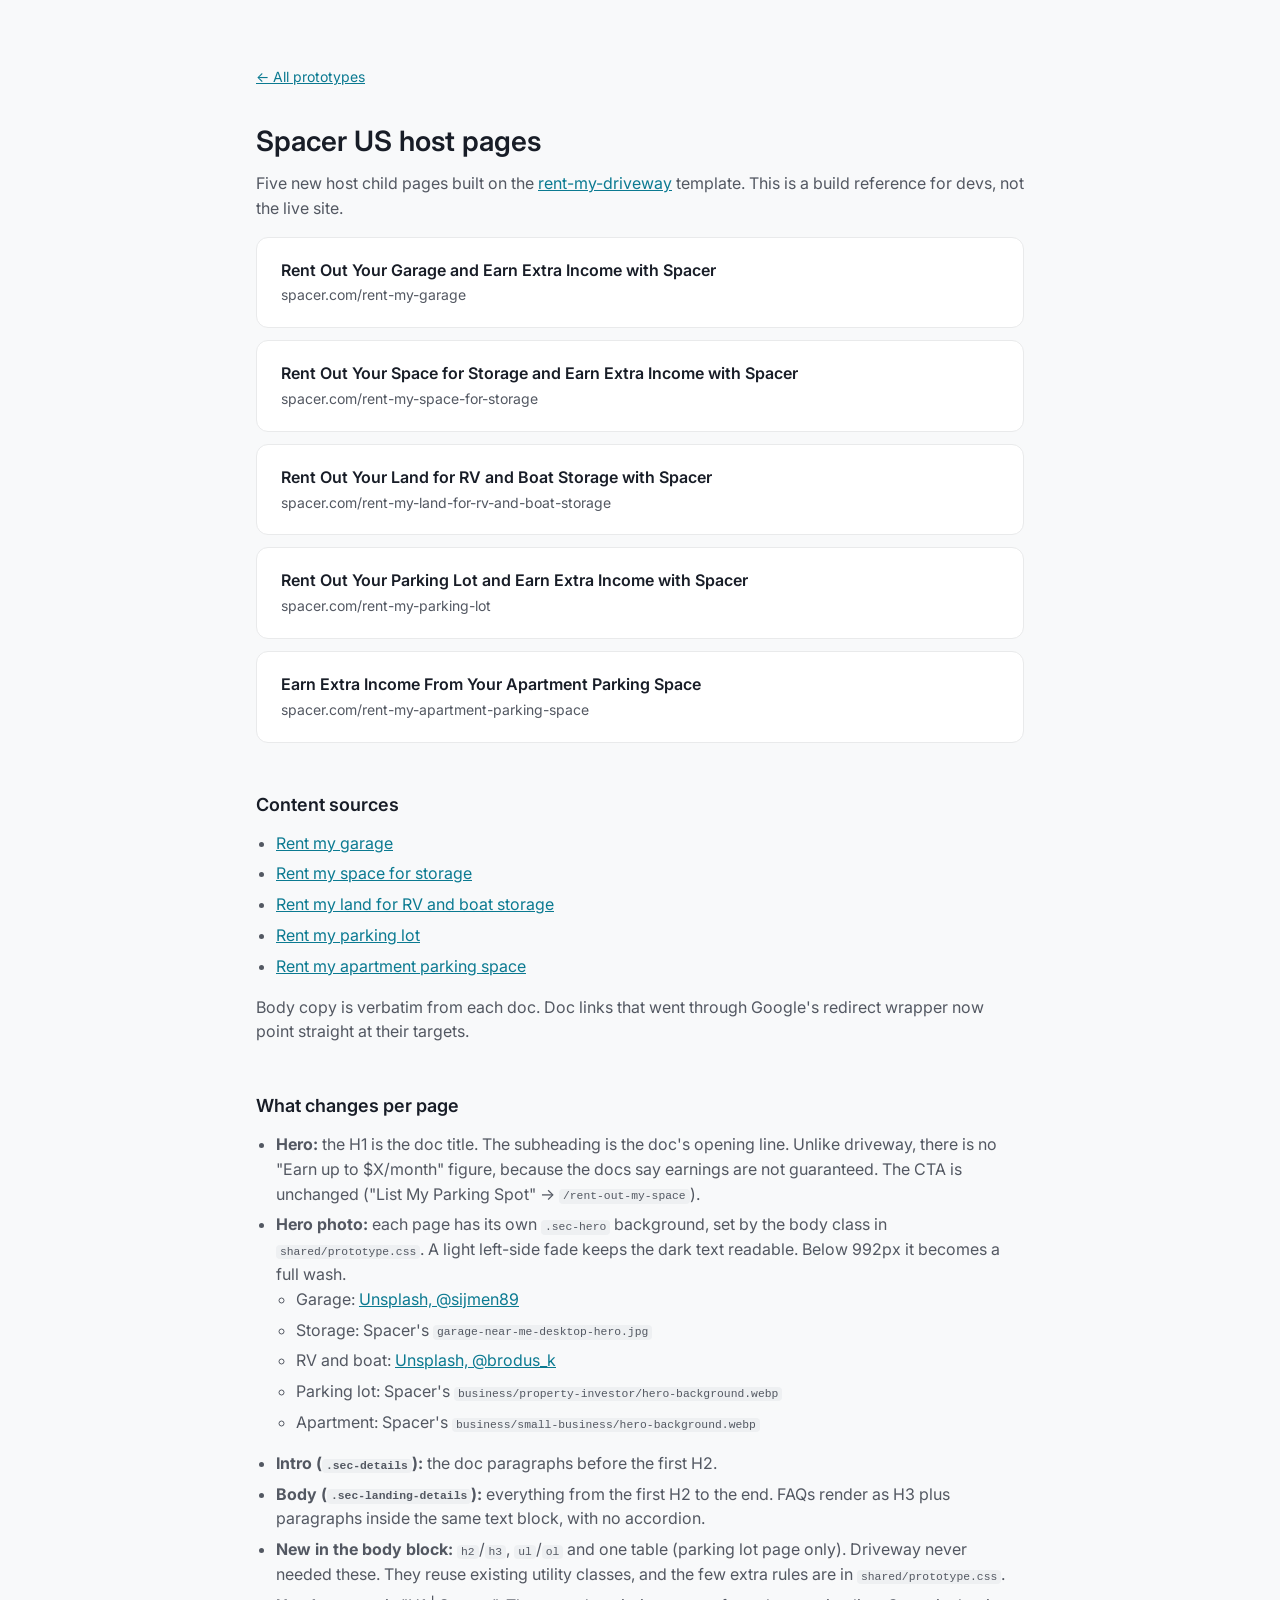
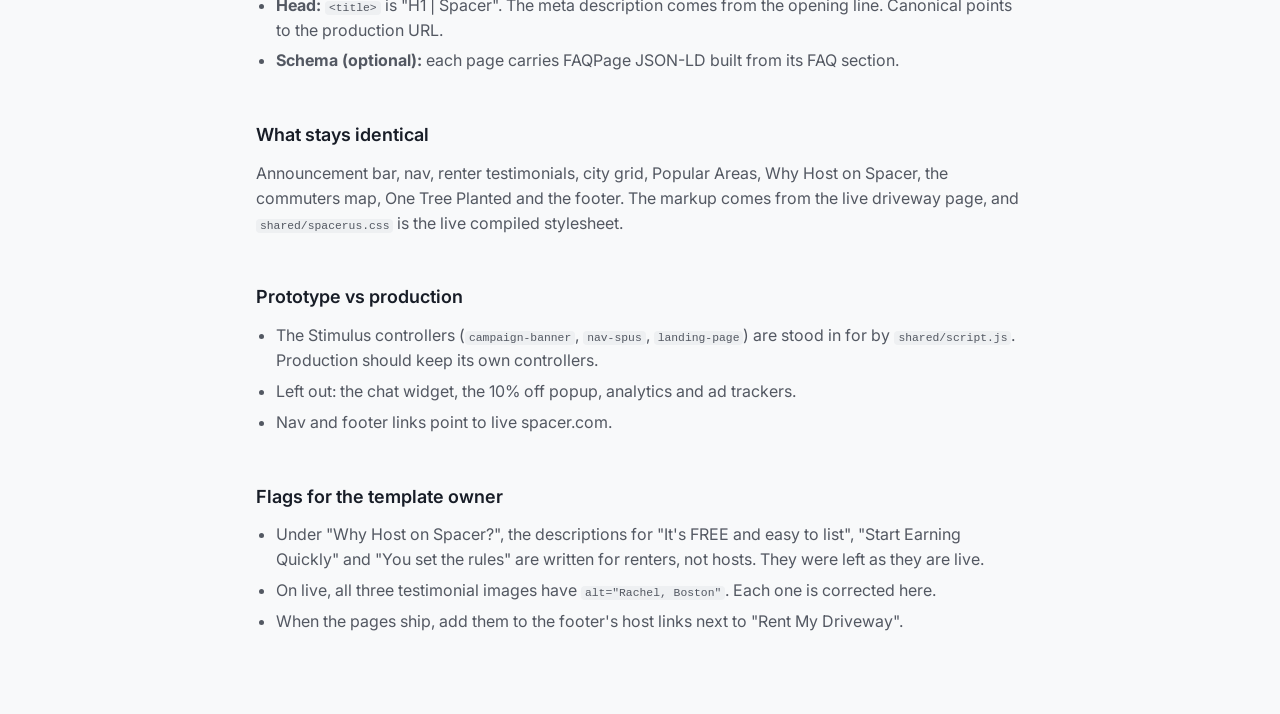
<file: spacer/index.html>
<!DOCTYPE html>
<html lang="en">
<head>
  <meta charset="utf-8">
  <meta name="viewport" content="width=device-width, initial-scale=1">
  <title>Spacer US Host Pages</title>
  <meta name="robots" content="noindex, nofollow">
  <link rel="preconnect" href="https://fonts.googleapis.com">
  <link rel="preconnect" href="https://fonts.gstatic.com" crossorigin>
  <link href="https://fonts.googleapis.com/css2?family=Inter:wght@400;600&display=swap" rel="stylesheet">
  <style>
    body { margin: 0; font-family: "Inter", system-ui, sans-serif; color: #181d27; background: #f8f9fa; line-height: 1.55; }
    main { max-width: 48rem; margin: 0 auto; padding: 4rem 1rem; }
    h1 { font-size: 1.75rem; font-weight: 600; margin: 0 0 0.5rem; }
    h2 { font-size: 1.125rem; font-weight: 600; margin: 3rem 0 0.75rem; }
    p, li { color: #535862; }
    p { margin: 0 0 1rem; }
    ul { padding-left: 1.25rem; margin: 0 0 1rem; }
    li { margin-bottom: 0.375rem; }
    code { font-size: 0.875em; background: #eef0f2; padding: 0.1em 0.35em; border-radius: 4px; }
    a { color: #0b7a91; }
    .cards { display: grid; gap: 0.75rem; }
    a.card { display: block; padding: 1.25rem 1.5rem; background: #fff; border: 1px solid #e9eaeb; border-radius: 12px; text-decoration: none; color: inherit; }
    a.card:hover { border-color: #00a7ca; }
    a.card strong { display: block; font-weight: 600; }
    a.card span { color: #535862; font-size: 0.875rem; word-break: break-word; }
    .meta { font-size: 0.875rem; margin-top: 0.5rem; }
    .back { display: inline-block; margin-bottom: 2rem; font-size: 0.875rem; }
  </style>
</head>
<body>
  <main>
    <a class="back" href="../">&larr; All prototypes</a>
    <h1>Spacer US host pages</h1>
    <p>Five new host child pages built on the <a href="https://www.spacer.com/rent-my-driveway" target="_blank" rel="noopener">rent-my-driveway</a> template. This is a build reference for devs, not the live site.</p>

    <div class="cards">
      <a class="card" href="rent-my-garage/">
        <strong>Rent Out Your Garage and Earn Extra Income with Spacer</strong>
        <span>spacer.com/rent-my-garage</span>
      </a>
      <a class="card" href="rent-my-space-for-storage/">
        <strong>Rent Out Your Space for Storage and Earn Extra Income with Spacer</strong>
        <span>spacer.com/rent-my-space-for-storage</span>
      </a>
      <a class="card" href="rent-my-land-for-rv-and-boat-storage/">
        <strong>Rent Out Your Land for RV and Boat Storage with Spacer</strong>
        <span>spacer.com/rent-my-land-for-rv-and-boat-storage</span>
      </a>
      <a class="card" href="rent-my-parking-lot/">
        <strong>Rent Out Your Parking Lot and Earn Extra Income with Spacer</strong>
        <span>spacer.com/rent-my-parking-lot</span>
      </a>
      <a class="card" href="rent-my-apartment-parking-space/">
        <strong>Earn Extra Income From Your Apartment Parking Space</strong>
        <span>spacer.com/rent-my-apartment-parking-space</span>
      </a>
    </div>

    <h2>Content sources</h2>
    <ul>
      <li><a href="https://docs.google.com/document/d/1I3hmjHKOBmwTe6D1jaJDtcyJphLGBNRH2u1dLfQfUHM/edit" target="_blank" rel="noopener">Rent my garage</a></li>
      <li><a href="https://docs.google.com/document/d/1oilS8LrZbOkged6DnaWw1_JEhWSzJooY1b28a8pApPc/edit" target="_blank" rel="noopener">Rent my space for storage</a></li>
      <li><a href="https://docs.google.com/document/d/1ubfFxY9W32BE7Ac9HCxKLAVbwizEu9YzOGrRK3HFERs/edit" target="_blank" rel="noopener">Rent my land for RV and boat storage</a></li>
      <li><a href="https://docs.google.com/document/d/1crTDx2QHdxbzrlwZNi-1_QycSpU47nSMJbS3WADq-28/edit" target="_blank" rel="noopener">Rent my parking lot</a></li>
      <li><a href="https://docs.google.com/document/d/18-7A5AB8_KMIOpAHghVvhNNF3_ejCkjsIEO9cEgi7Ik/edit" target="_blank" rel="noopener">Rent my apartment parking space</a></li>
    </ul>
    <p>Body copy is verbatim from each doc. Doc links that went through Google's redirect wrapper now point straight at their targets.</p>

    <h2>What changes per page</h2>
    <ul>
      <li><strong>Hero:</strong> the H1 is the doc title. The subheading is the doc's opening line. Unlike driveway, there is no "Earn up to $X/month" figure, because the docs say earnings are not guaranteed. The CTA is unchanged ("List My Parking Spot" &rarr; <code>/rent-out-my-space</code>).</li>
      <li><strong>Hero photo:</strong> each page has its own <code>.sec-hero</code> background, set by the body class in <code>shared/prototype.css</code>. A light left-side fade keeps the dark text readable. Below 992px it becomes a full wash.
        <ul>
          <li>Garage: <a href="https://unsplash.com/photos/a-bright-yellow-garage-with-three-doors-in-snow-4wZg91QFiCc" target="_blank" rel="noopener">Unsplash, @sijmen89</a></li>
          <li>Storage: Spacer's <code>garage-near-me-desktop-hero.jpg</code></li>
          <li>RV and boat: <a href="https://unsplash.com/photos/a-motor-home-parked-in-the-grass-near-some-trees-0b0_BUdtdAg" target="_blank" rel="noopener">Unsplash, @brodus_k</a></li>
          <li>Parking lot: Spacer's <code>business/property-investor/hero-background.webp</code></li>
          <li>Apartment: Spacer's <code>business/small-business/hero-background.webp</code></li>
        </ul>
      </li>
      <li><strong>Intro (<code>.sec-details</code>):</strong> the doc paragraphs before the first H2.</li>
      <li><strong>Body (<code>.sec-landing-details</code>):</strong> everything from the first H2 to the end. FAQs render as H3 plus paragraphs inside the same text block, with no accordion.</li>
      <li><strong>New in the body block:</strong> <code>h2</code>/<code>h3</code>, <code>ul</code>/<code>ol</code> and one table (parking lot page only). Driveway never needed these. They reuse existing utility classes, and the few extra rules are in <code>shared/prototype.css</code>.</li>
      <li><strong>Head:</strong> <code>&lt;title&gt;</code> is "H1 | Spacer". The meta description comes from the opening line. Canonical points to the production URL.</li>
      <li><strong>Schema (optional):</strong> each page carries FAQPage JSON-LD built from its FAQ section.</li>
    </ul>

    <h2>What stays identical</h2>
    <p>Announcement bar, nav, renter testimonials, city grid, Popular Areas, Why Host on Spacer, the commuters map, One Tree Planted and the footer. The markup comes from the live driveway page, and <code>shared/spacerus.css</code> is the live compiled stylesheet.</p>

    <h2>Prototype vs production</h2>
    <ul>
      <li>The Stimulus controllers (<code>campaign-banner</code>, <code>nav-spus</code>, <code>landing-page</code>) are stood in for by <code>shared/script.js</code>. Production should keep its own controllers.</li>
      <li>Left out: the chat widget, the 10% off popup, analytics and ad trackers.</li>
      <li>Nav and footer links point to live spacer.com.</li>
    </ul>

    <h2>Flags for the template owner</h2>
    <ul>
      <li>Under "Why Host on Spacer?", the descriptions for "It's FREE and easy to list", "Start Earning Quickly" and "You set the rules" are written for renters, not hosts. They were left as they are live.</li>
      <li>On live, all three testimonial images have <code>alt="Rachel, Boston"</code>. Each one is corrected here.</li>
      <li>When the pages ship, add them to the footer's host links next to "Rent My Driveway".</li>
    </ul>
  </main>
</body>
</html>
</file>
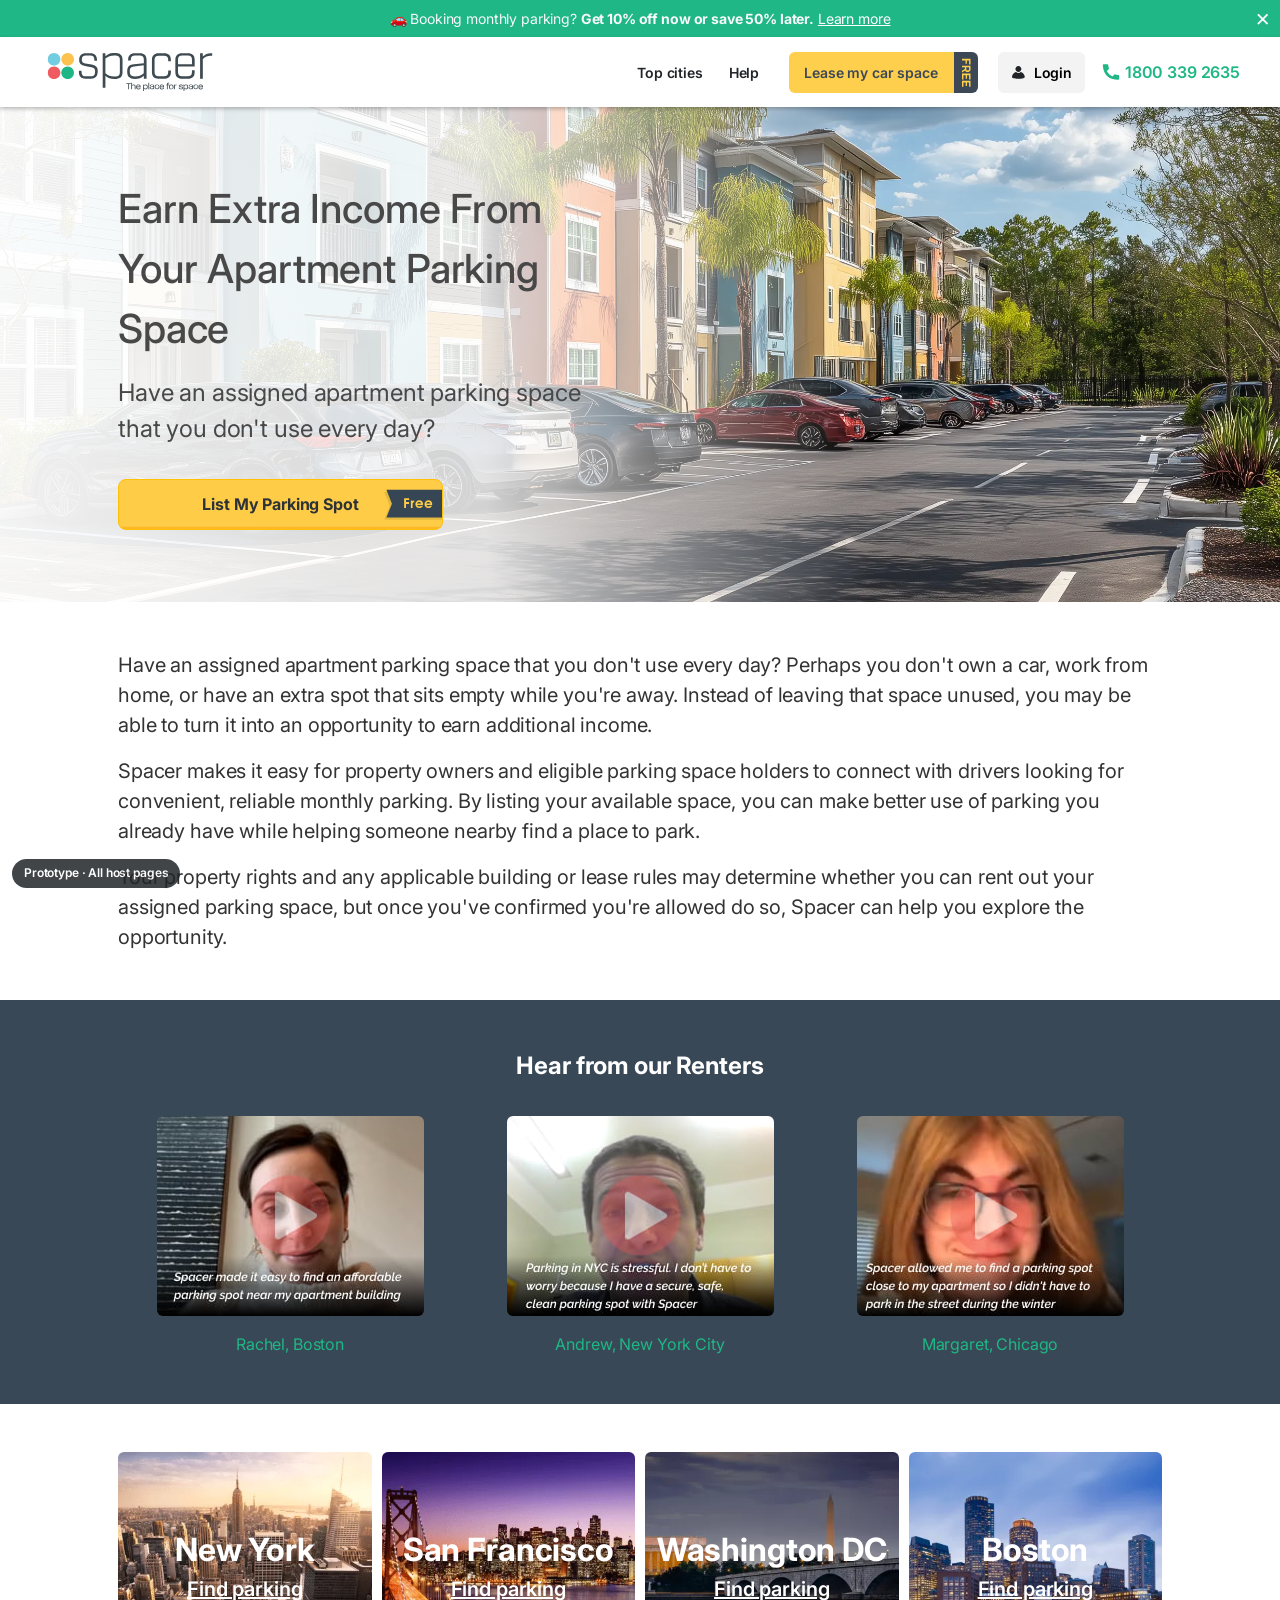
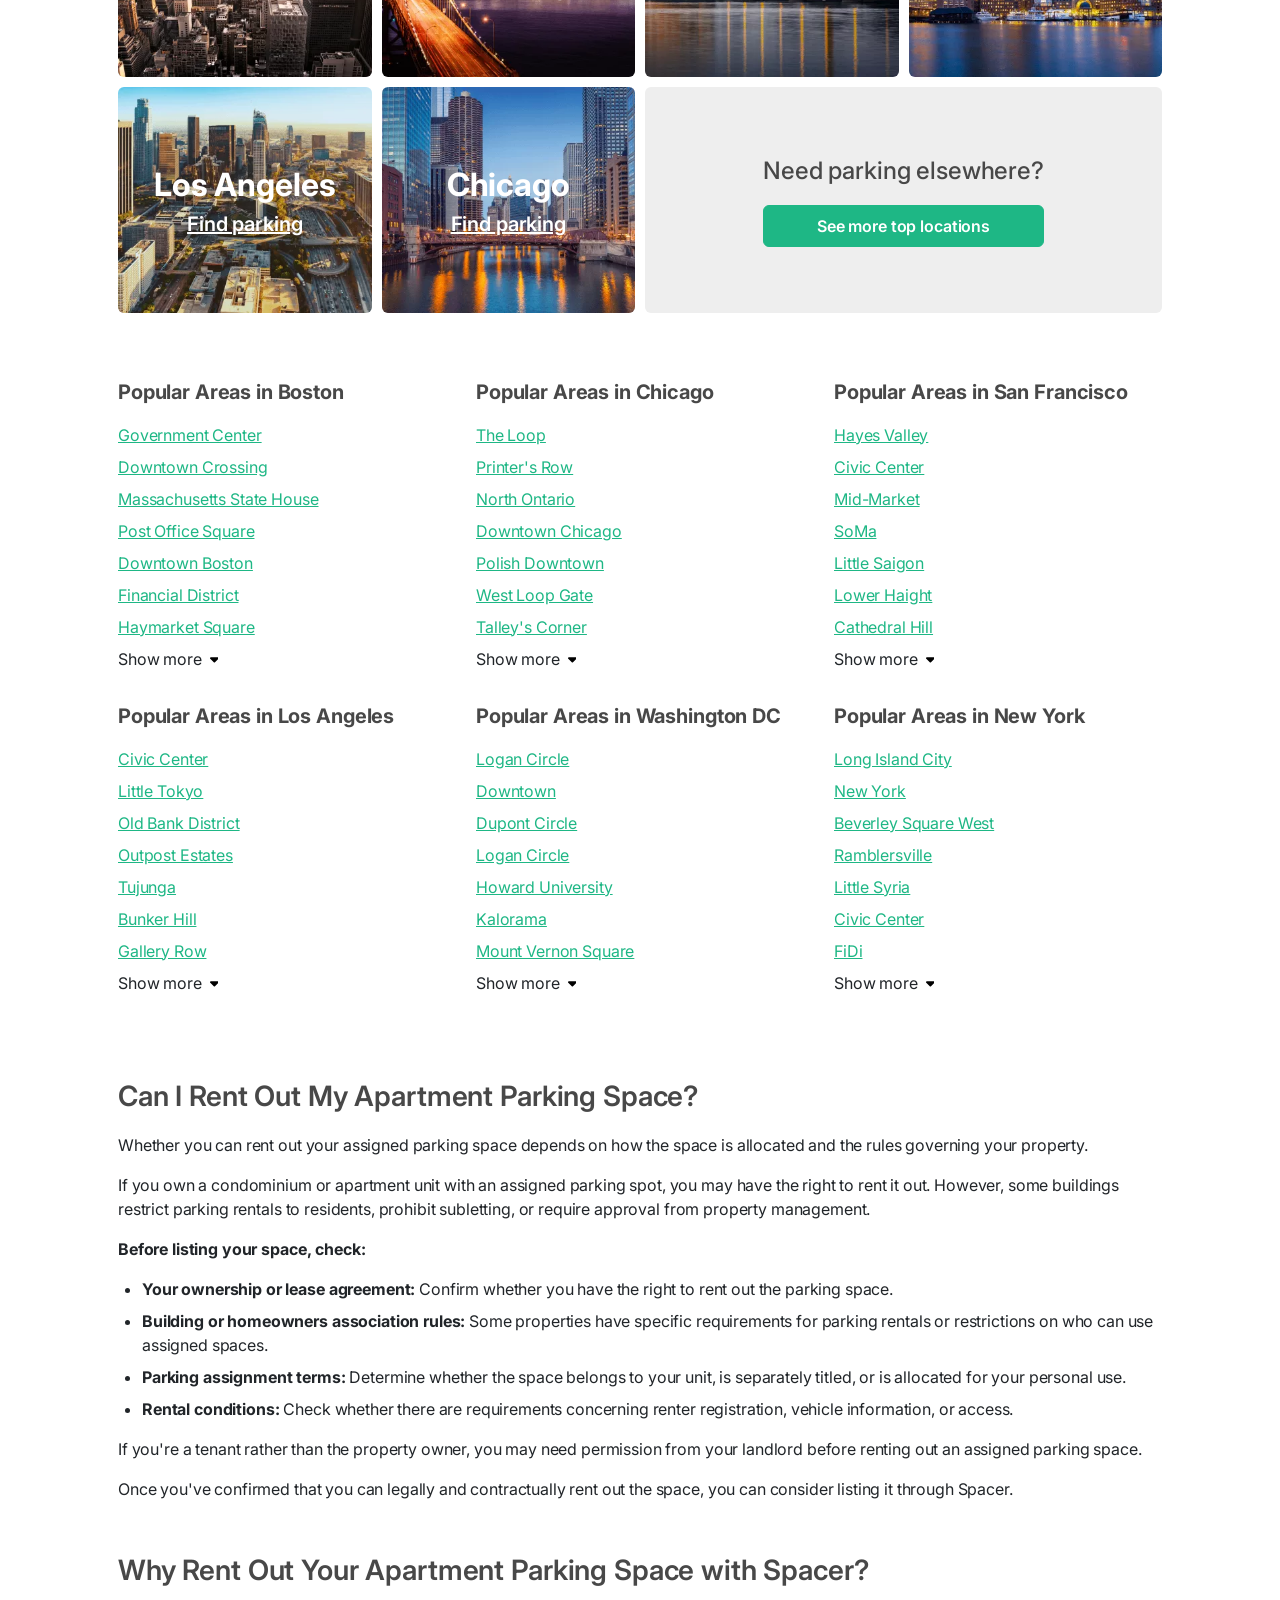
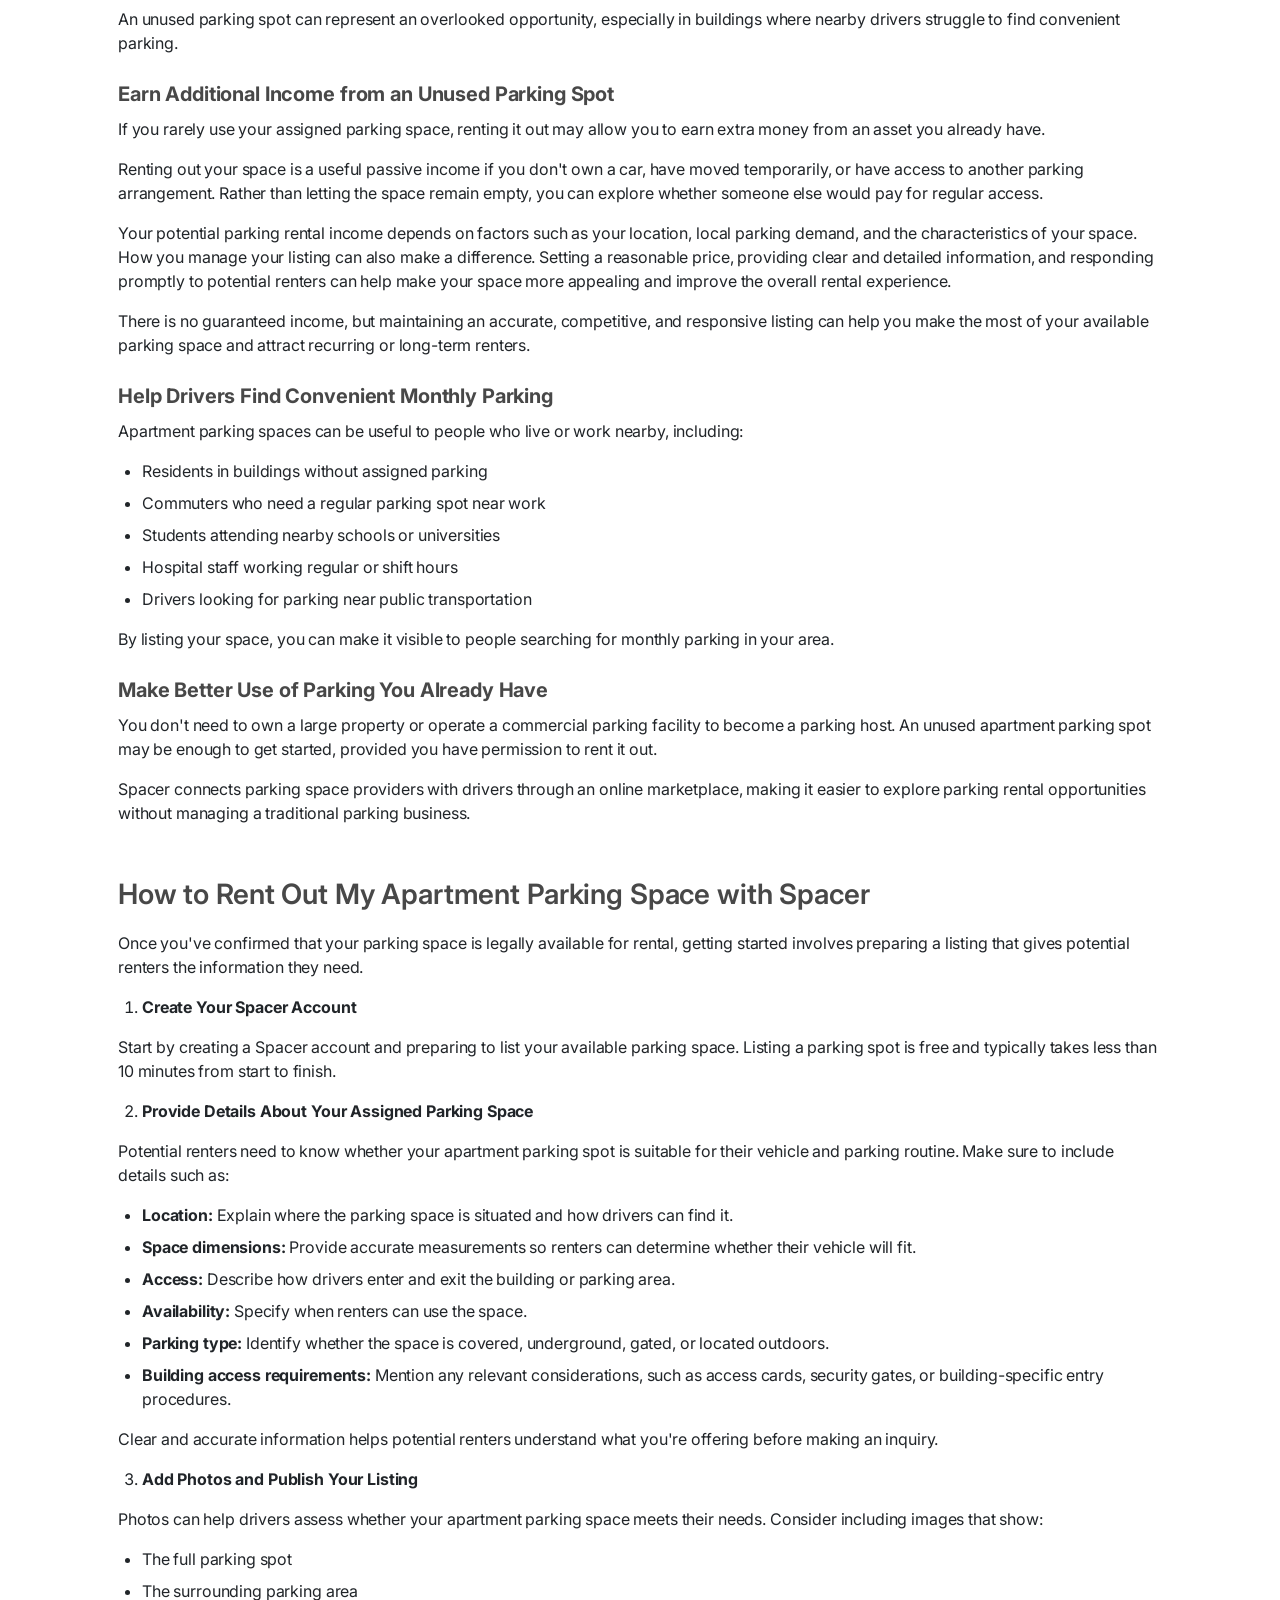
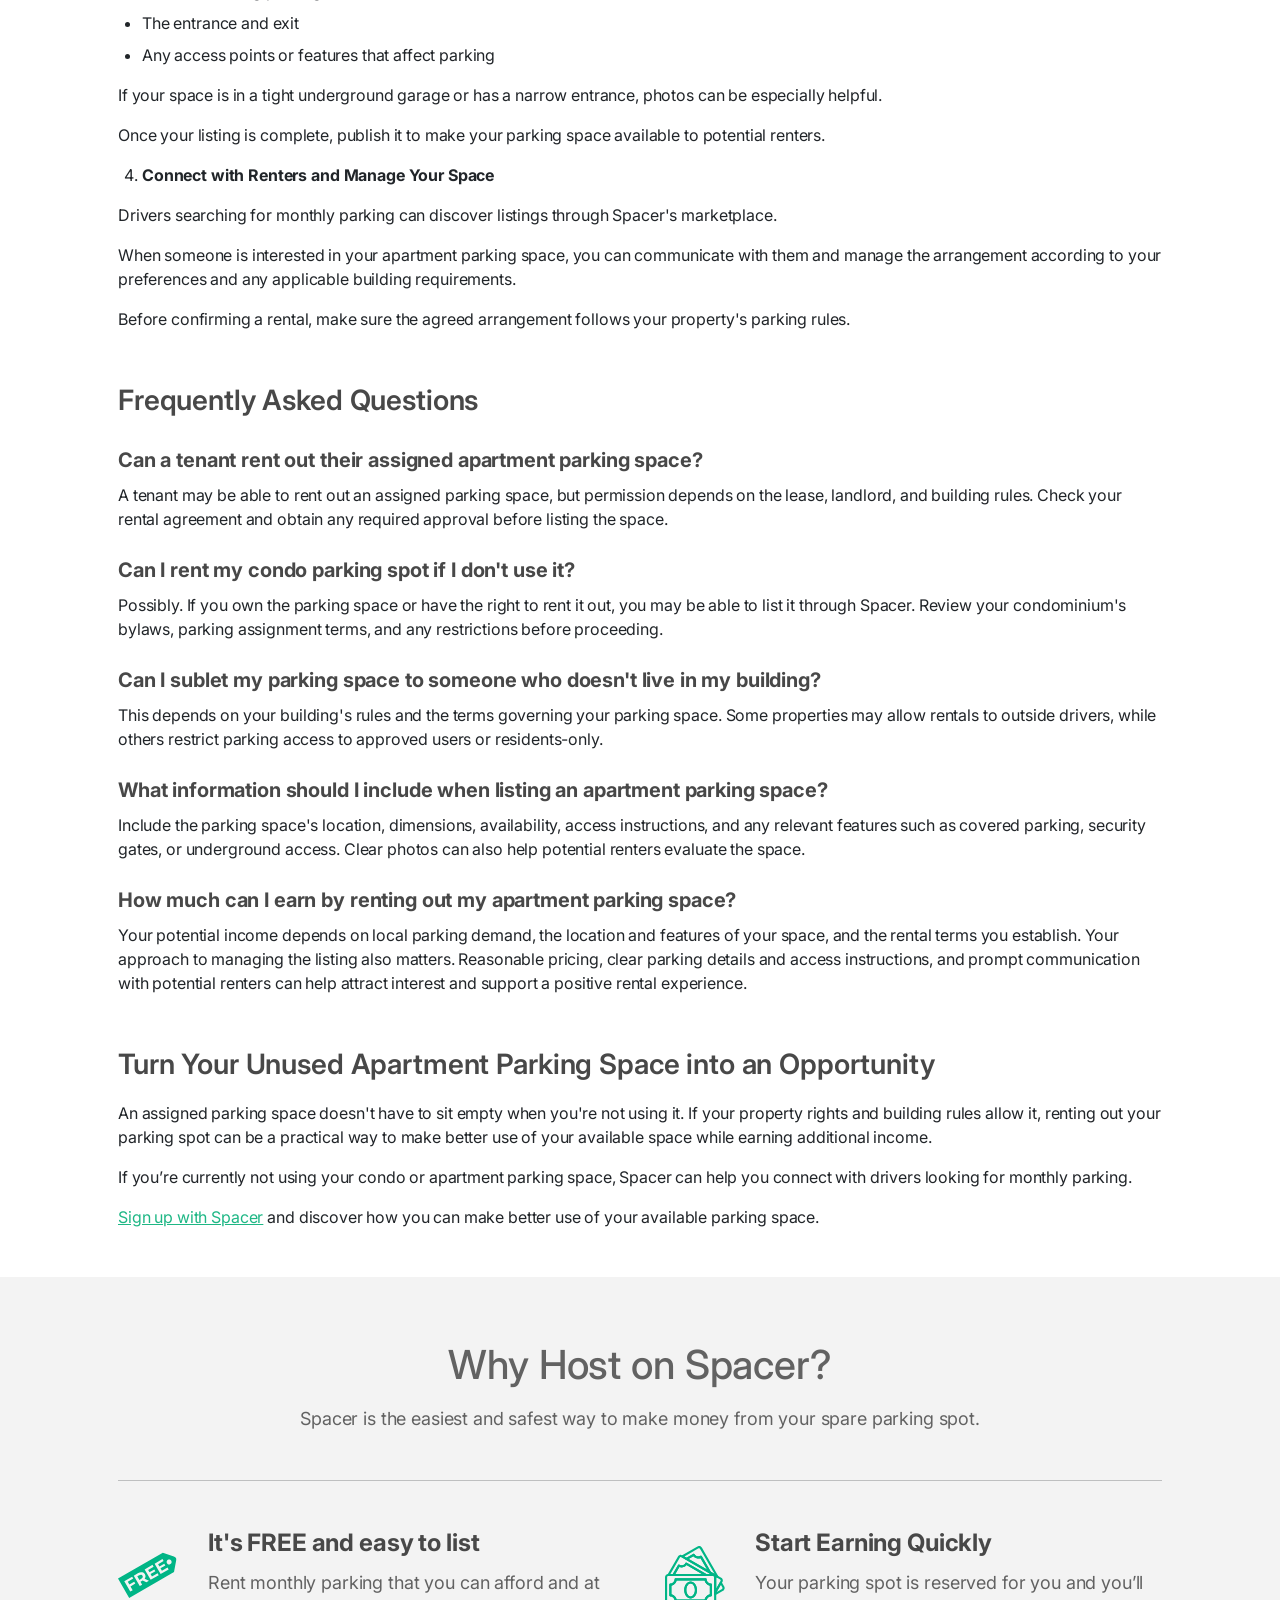
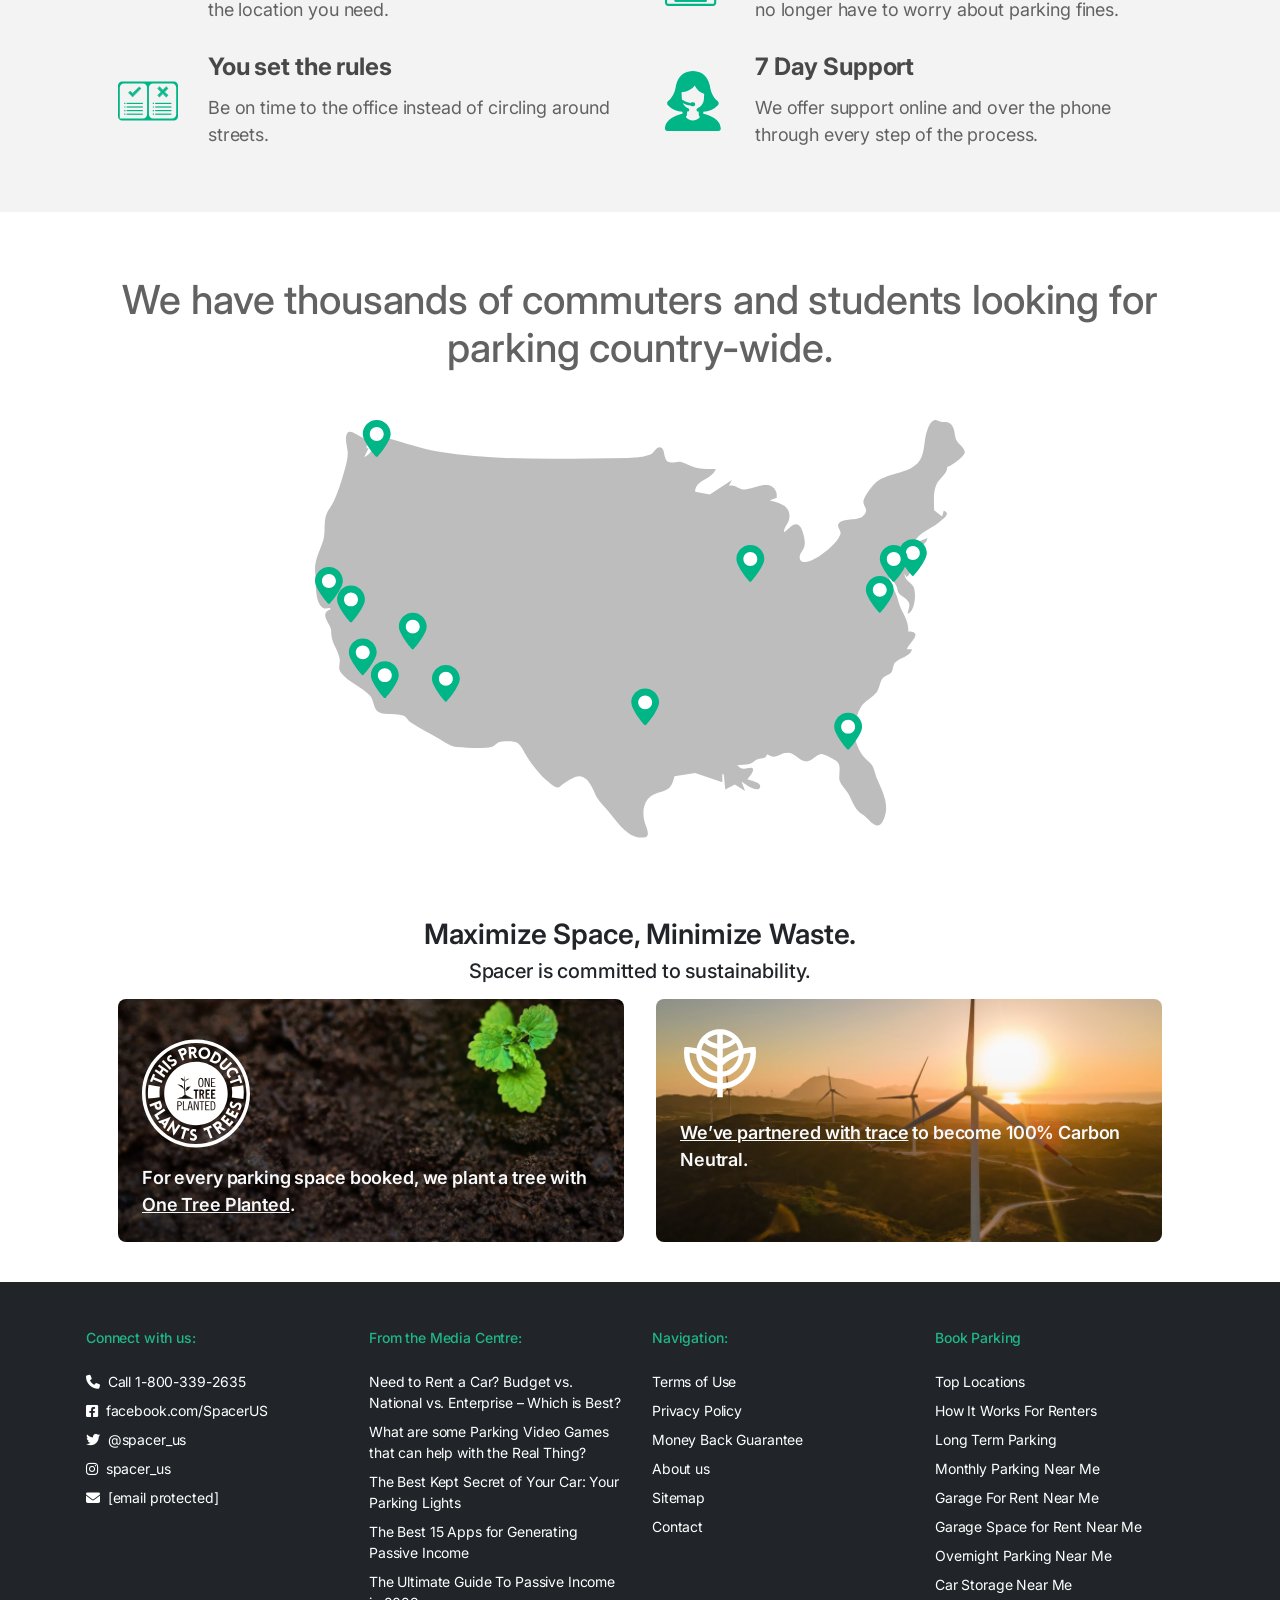
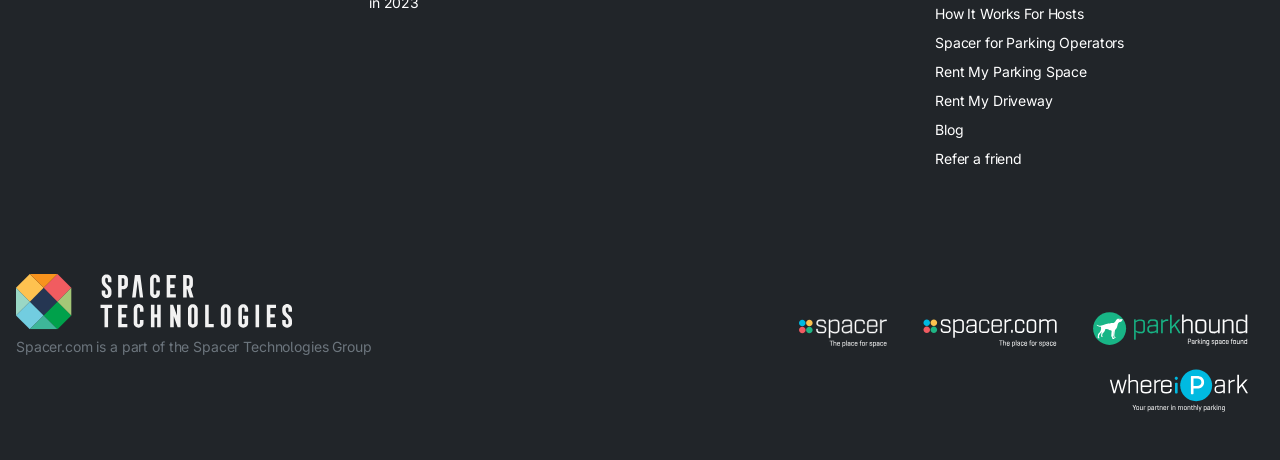
<file: spacer/rent-my-apartment-parking-space/index.html>
<!doctype html>
<html lang="en-US">
<head>
<meta charset="utf-8">
<meta name="viewport" content="width=device-width, initial-scale=1">
<title>Earn Extra Income From Your Apartment Parking Space | Spacer</title>
<meta name="description" content="Have an assigned apartment parking space that you don&#x27;t use every day?">
<meta name="robots" content="noindex, nofollow">
<!-- Production canonical. Prototype is noindex. -->
<link rel="canonical" href="https://www.spacer.com/rent-my-apartment-parking-space">
<meta property="og:url" content="https://www.spacer.com/rent-my-apartment-parking-space">
<meta property="og:title" content="Earn Extra Income From Your Apartment Parking Space | Spacer">
<meta property="og:description" content="Have an assigned apartment parking space that you don&#x27;t use every day?">
<link rel="preconnect" href="https://fonts.googleapis.com">
<link rel="preconnect" href="https://fonts.gstatic.com" crossorigin>
<link rel="stylesheet" href="https://fonts.googleapis.com/css2?family=Inter:wght@100;200;300;400;500;600;700;800;900&display=swap">
<link rel="stylesheet" href="../shared/spacerus.css">
<link rel="stylesheet" href="../shared/prototype.css">
<!-- FAQPage schema built from the doc FAQ. Optional for the production build. -->
<script type="application/ld+json">
{
  "@context": "https://schema.org",
  "@type": "FAQPage",
  "mainEntity": [
    {
      "@type": "Question",
      "name": "Can a tenant rent out their assigned apartment parking space?",
      "acceptedAnswer": {
        "@type": "Answer",
        "text": "A tenant may be able to rent out an assigned parking space, but permission depends on the lease, landlord, and building rules. Check your rental agreement and obtain any required approval before listing the space."
      }
    },
    {
      "@type": "Question",
      "name": "Can I rent my condo parking spot if I don't use it?",
      "acceptedAnswer": {
        "@type": "Answer",
        "text": "Possibly. If you own the parking space or have the right to rent it out, you may be able to list it through Spacer. Review your condominium's bylaws, parking assignment terms, and any restrictions before proceeding."
      }
    },
    {
      "@type": "Question",
      "name": "Can I sublet my parking space to someone who doesn't live in my building?",
      "acceptedAnswer": {
        "@type": "Answer",
        "text": "This depends on your building's rules and the terms governing your parking space. Some properties may allow rentals to outside drivers, while others restrict parking access to approved users or residents-only."
      }
    },
    {
      "@type": "Question",
      "name": "What information should I include when listing an apartment parking space?",
      "acceptedAnswer": {
        "@type": "Answer",
        "text": "Include the parking space's location, dimensions, availability, access instructions, and any relevant features such as covered parking, security gates, or underground access. Clear photos can also help potential renters evaluate the space."
      }
    },
    {
      "@type": "Question",
      "name": "How much can I earn by renting out my apartment parking space?",
      "acceptedAnswer": {
        "@type": "Answer",
        "text": "Your potential income depends on local parking demand, the location and features of your space, and the rental terms you establish. Your approach to managing the listing also matters. Reasonable pricing, clear parking details and access instructions, and prompt communication with potential renters can help attract interest and support a positive rental experience."
      }
    }
  ]
}
</script>
</head>
<body class="spacerus_pages rent_my_driveway rent_my_apartment_parking_space">
<main id="full-page-content" class="page-wrapper">

      <div id="header_banner" class="bg-primary position-relative p-2" hidden>
      <div class="w-100 m-auto text-light">
        <div class="text-center">
  🚗  Booking monthly parking? <b>Get 10% off now or save 50% later.</b> <a href="#" data-bs-toggle="modal" style="color: #fff" data-bs-target="#exampleModal">Learn more</a>
</div>
<!-- Modal -->
<div class="modal fade" id="exampleModal" tabindex="-1" aria-labelledby="exampleModalLabel" aria-hidden="true">
  <div class="modal-dialog" style="margin: auto !important; margin-top: 28px !important;">
    <div class="modal-content">
      <div class="modal-body">
        <div class="d-flex">
          <button type="button" class="btn-close" data-bs-dismiss="modal" aria-label="Close"></button>
          <h6 class="modal-title text-center text-primary flex-grow-1" id="exampleModalLabel"><b>Save 10% Now or 50% Later</b></h6>
        </div>
        <hr style="color: #3C4855"/>
        <div class="text-black-primary text-left" style="font-size: 16px;">
          <p>
            Whether you’re a short-term or long-term parker, we've got discounts just for you!
          </p>
          <p>
            <b>For short-term parking or upfront savings</b>
            <ul>
              <li>Use the code <b>10NOW</b> at checkout and get 10% off your first month</li>
            </ul>
          </p>
          <p>
            <b>Planning to park for 5 months or more?</b>
            <ul>
              <li>Get 50% off your fifth month with code <b>50LATER</b></li>
            </ul>
          </p>
          <p>
            Your discount will apply even if you start at a later date. For example, book today to start in June and get a 10% discount with 10NOW or use 50LATER for a bigger 50% discount in September.
          </p>
          <p>
            <b>Offer extended.</b>
          </p>
        </div>
      </div>
    </div>
  </div>
</div>
      </div>
      <span role="button" class="text-light text-center fs-4 position-absolute lh-base" style="width: 36px; height: 36px; top: 0; right: 0; line-height: 33px;">×</span>
    </div>
<nav class="navbar navbar-expand-lg navbar-light justify-content-between  d-print-none">
  <div class="container-fluid">
    <a class="navbar-brand light-logo d-none hide-on-map-mobile" href="https://www.spacer.com/"><img alt="Spacer Logo" src="../shared/images/logo-spacerus-dark.svg" /></a>
    <a class="navbar-brand dark-logo hide-on-map-mobile my-3" href="https://www.spacer.com/"><img alt="Spacer Logo" src="../shared/images/logo-spacerus-dark.svg" /></a>
    <button id="nav-toggle" class="navbar-toggler" type="button" data-bs-toggle="collapse" data-bs-target="#navbarSupportedContent" aria-controls="navbarSupportedContent" aria-expanded="false" aria-label="Toggle navigation">
      <span class="navbar-toggler-icon"></span>
    </button>
    <div class="collapse navbar-collapse" id="navbarSupportedContent">
      <ul class="navbar-nav ms-auto navbar-light">
        <li class="nav-item nav-mb-cu">
          <div class="nav-mb-content my-3">
            <div class="">
              <a href="tel:1-800-339-2635" class="nav-link fs-5-5">
                <img class="icon-phone" src="../shared/images/icon_phone.svg" /> 1800 339 2635
              </a>
            </div>
            <div class="text-end">
                <a class="btn btn-user btn-light fw-semibold" href="https://www.spacer.com/users/sign_in">Login</a>
            </div>
          </div>
        </li>
        <li class="nav-item nav-mb-lease">
          <a class="btn btn-lease fs-6" href="https://www.spacer.com/hosts/signup">Lease my car space</a>
        </li>
        <li class="nav-item dropdown nav-cities">
          <div class="nav-content">
            <a href="#" class="nav-link dropdown-toggle" data-bs-toggle="dropdown" role="button" aria-expanded="false">Top cities</a>
            <div class="dropdown-menu p-0" role="menu">
              <ul>
                <li><a class="d-block link-secondary fs-6 fw-normal text-decoration-none px-3 py-2" href="https://www.spacer.com/parking-boston-ma-usa">Boston</a></li>
                <li><a class="d-block link-secondary fs-6 fw-normal text-decoration-none px-3 py-2" href="https://www.spacer.com/parking-chicago-il-usa">Chicago</a></li>
                <li><a class="d-block link-secondary fs-6 fw-normal text-decoration-none px-3 py-2" href="https://www.spacer.com/parking-los-angeles-ca-usa">Los Angeles</a></li>
                <li><a class="d-block link-secondary fs-6 fw-normal text-decoration-none px-3 py-2" href="https://www.spacer.com/parking-san-francisco-ca-usa">San Francisco</a></li>
                <li><a class="d-block link-secondary fs-6 fw-normal text-decoration-none px-3 py-2" href="https://www.spacer.com/parking-new-york-city-ny-usa">New York</a></li>
                <li><a class="d-block link-secondary fs-6 fw-normal text-decoration-none px-3 py-2" href="https://www.spacer.com/parking-san-diego-ca-usa">San Diego</a></li>
                <li><a class="d-block link-secondary fs-6 fw-normal text-decoration-none px-3 py-2" href="https://www.spacer.com/parking-seattle-wa-usa">Seattle</a></li>
                <li><a class="d-block link-secondary fs-6 fw-normal text-decoration-none px-3 py-2" href="https://www.spacer.com/parking-miami-fl-usa">Miami</a></li>
              </ul>
              <ul>
                <li><a class="d-block link-secondary fs-6 fw-normal text-decoration-none px-3 py-2" href="https://www.spacer.com/parking-philadelphia-pa-usa">Philadelphia</a></li>
                <li><a class="d-block link-secondary fs-6 fw-normal text-decoration-none px-3 py-2" href="https://www.spacer.com/parking-atlanta-ga-usa">Atlanta</a></li>
                <li><a class="d-block link-secondary fs-6 fw-normal text-decoration-none px-3 py-2" href="https://www.spacer.com/parking-austin-tx-usa">Austin</a></li>
                <li><a class="d-block link-secondary fs-6 fw-normal text-decoration-none px-3 py-2" href="https://www.spacer.com/parking-jersey-city-nj-usa">Jersey City</a></li>
                <li><a class="d-block link-secondary fs-6 fw-normal text-decoration-none px-3 py-2" href="https://www.spacer.com/parking-houston-tx-usa">Houston</a></li>
                <li><a class="d-block link-secondary fs-6 fw-normal text-decoration-none px-3 py-2" href="https://www.spacer.com/parking-denver-co-usa">Denver</a></li>
                <li><a class="d-block link-secondary fs-6 fw-normal text-decoration-none px-3 py-2" href="https://www.spacer.com/parking-san-jose-ca-usa">San Jose</a></li>
                <li><a class="d-block link-secondary fs-6 fw-normal text-decoration-none px-3 py-2" href="https://www.spacer.com/parking-washington-dc-usa">Washington DC</a></li>
              </ul>
            </div>
          </div>
        </li>
        <li class="nav-item dropdown nav-help">
          <div class="nav-content">
            <a href="#" class="nav-link dropdown-toggle" data-bs-toggle="dropdown" role="button" aria-expanded="false">Help</a>
            <div class="dropdown-menu p-0" role="menu">
              <a class="d-block link-secondary fs-6 fw-normal text-decoration-none px-3 py-2 border-bottom" href="https://www.spacer.com/how-it-works">How it works »</a>
              <a class="d-block link-secondary fs-6 fw-normal text-decoration-none px-3 py-2 border-bottom" href="https://www.spacer.com/faq">Visit Help Centre »</a>
              <span class="d-block link-secondary fs-6 fw-semibold text-decoration-none px-3 py-2 mt-1">Common FAQ's</span>
              <a class="d-block link-secondary fs-6 fw-normal text-decoration-none px-3 py-2" href="https://www.spacer.com/faq#renter-faq-3">How do I know my vehicle is safe? Is the parking spot locked up?</a>
              <a class="d-block link-secondary fs-6 fw-normal text-decoration-none px-3 py-2" href="https://www.spacer.com/faq#renter-faq-1">What is Spacer?</a>
              <a class="d-block link-secondary fs-6 fw-normal text-decoration-none px-3 py-2" href="https://www.spacer.com/faq#renter-faq-2">How much can I save?</a>
              <a class="d-block link-secondary fs-6 fw-normal text-decoration-none px-3 py-2 border-top" href="https://www.spacer.com/terms-conditions">View our Terms and Conditions</a>
            </div>
          </div>
        </li>
        <li class="nav-item nav-lease">
          <div class="nav-content">
            <a class="btn btn-lease fs-6" href="https://www.spacer.com/hosts/signup">Lease my car space</a>
          </div>
        </li>
          <li class="nav-item nav-login">
    <div class="nav-content">
      <a class="btn btn-user btn-light fw-semibold" href="https://www.spacer.com/users/sign_in">Login</a>
    </div>
  </li>
        <li class="nav-item nav-call ps-2">
          <div class="nav-content">
            <a href="tel:1-800-339-2635" class="nav-link fs-5-5">
              <img class="icon-phone" alt="" src="../shared/images/icon_phone.svg" /> 1800 339 2635
            </a>
          </div>
        </li>
        <li class="nav-item btn-back">
          <a class="btn btn-light fw-semibold fs-6">Back</a>
        </li>
      </ul>
    </div>
  </div>
</nav>
<div class="header-wrap d-print-none" id="header-wrap">
  <div class="container-lg">
  </div>
</div>
      <div class="sec-hero">
  <div class="container px-4 px-md-5 py-4">
    <div class="sec-content py-5 mx-auto">
      <div>
        <h1 class="fs-1 fw-medium text-landing-title lh-base mb-3">Earn Extra Income From Your Apartment Parking Space</h1>
        <p class="fs-4 text-landing-title mb-4">Have an assigned apartment parking space that you don&#x27;t use every day?</p>
        <a href="https://www.spacer.com/rent-out-my-space" class="btn btn-warning btn-lease-spot fw-bold mt-2">List My Parking Spot</a>
      </div>
      <div class="align-self-center">
      </div>
    </div>
  </div>
</div>
<div class="sec-details">
  <div class="container px-4 px-md-5">
    <div class="sec-content py-5 mx-auto">
<p class="fs-5 lh-base mb-3" style="color: #333333;">Have an assigned apartment parking space that you don't use every day? Perhaps you don't own a car, work from home, or have an extra spot that sits empty while you're away. Instead of leaving that space unused, you may be able to turn it into an opportunity to earn additional income.</p>
<p class="fs-5 lh-base mb-3" style="color: #333333;">Spacer makes it easy for property owners and eligible parking space holders to connect with drivers looking for convenient, reliable monthly parking. By listing your available space, you can make better use of parking you already have while helping someone nearby find a place to park.</p>
<p class="fs-5 lh-base mb-0" style="color: #333333;">Your property rights and any applicable building or lease rules may determine whether you can rent out your assigned parking space, but once you've confirmed you're allowed do so, Spacer can help you explore the opportunity.</p>
</div>
  </div>
</div>
<div class="sec-renter-feedbacks bg-grey-1">
  <div class="container pt-5">
    <label class="title-renters d-block fs-4 fw-bold text-center text-white lh-base">Hear from our Renters</label>
    <div class="sec-content mx-auto pt-4 pb-5 mt-2">
      <div class="text-center">
        <div role="button">
          <img data-video="https://www.youtube.com/embed/Vql8TMT7lkc?controls=0&amp;modestbranding=1&amp;rel=0&amp;loop=1&amp;autoplay=1" class="rounded feedbacks-tile" alt="Rachel, Boston" loading="lazy" src="../shared/images/testimonial-rachel.png" />
        </div>
        <label class="text-primary fs-5-5 mt-3">Rachel, Boston</label>
      </div>
      <div class="text-center">
        <div role="button">
          <img data-video="https://www.youtube.com/embed/I4Ub5joSOYs?controls=0&amp;modestbranding=1&amp;rel=0&amp;loop=1&amp;autoplay=1" class="rounded feedbacks-tile" alt="Andrew, New York City" loading="lazy" src="../shared/images/testimonial-andrew.png" />
        </div>
        <label class="text-primary fs-5-5 mt-3">Andrew, New York City</label>
      </div>
      <div class="text-center">
        <div role="button">
          <img data-video="https://www.youtube.com/embed/4quIBqjX-iQ?controls=0&amp;modestbranding=1&amp;rel=0&amp;loop=1&amp;autoplay=1" class="rounded feedbacks-tile" alt="Margaret, Chicago" loading="lazy" src="../shared/images/testimonial-margaret.png" />
        </div>
        <label class="text-primary fs-5-5 mt-3">Margaret, Chicago</label>
      </div>
    </div>
  </div>
</div>
<div class="sec-landing-list">
  <div class="container px-4 px-md-5">
    <div class="sec-content py-5 mx-auto">
      <div class="list-city">
        <img class="rounded w-100" alt="New York" loading="lazy" src="../shared/images/city-newyork.webp" />
        <div class="text-wrapper">
          <a href="https://www.spacer.com/parking-new-york-city-ny-usa" title="New York" class="fs-2 fw-bold text-white text-center text-decoration-none">
            New York <span class="d-block fs-5 fw-semibold text-decoration-underline">Find parking</span>
          </a>
        </div>
      </div>
      <div class="list-city">
        <img class="rounded w-100" alt="San Francisco" loading="lazy" src="../shared/images/city-sanfrancisco.webp" />
        <div class="text-wrapper">
          <a href="https://www.spacer.com/parking-san-francisco-ca-usa" title="San Francisco" class="fs-2 fw-bold text-white text-center text-decoration-none">
            San Francisco <span class="d-block fs-5 fw-semibold text-decoration-underline">Find parking</span>
          </a>
        </div>
      </div>
      <div class="list-city">
        <img class="rounded w-100" alt="Washington DC" loading="lazy" src="../shared/images/city-washingtondc.webp" />
        <div class="text-wrapper">
          <a href="https://www.spacer.com/parking-washington-dc-usa" title="Washington DC" class="fs-2 fw-bold text-white text-center text-decoration-none">
            Washington DC <span class="d-block fs-5 fw-semibold text-decoration-underline">Find parking</span>
          </a>
        </div>
      </div>
      <div class="list-city">
        <img class="rounded w-100" alt="Boston" loading="lazy" src="../shared/images/city-boston.webp" />
        <div class="text-wrapper">
          <a href="https://www.spacer.com/parking-boston-ma-usa" title="Boston" class="fs-2 fw-bold text-white text-center text-decoration-none">
            Boston <span class="d-block fs-5 fw-semibold text-decoration-underline">Find parking</span>
          </a>
        </div>
      </div>
      <div class="list-city">
        <img class="rounded w-100" alt="Los Angeles" loading="lazy" src="../shared/images/city-losangeles.webp" />
        <div class="text-wrapper">
          <a href="https://www.spacer.com/parking-los-angeles-ca-usa" title="Los Angeles" class="fs-2 fw-bold text-white text-center text-decoration-none">
            Los Angeles <span class="d-block fs-5 fw-semibold text-decoration-underline">Find parking</span>
          </a>
        </div>
      </div>
      <div class="list-city">
        <img class="rounded w-100" alt="Chicago" loading="lazy" src="../shared/images/city-chicago.webp" />
        <div class="text-wrapper">
          <a href="https://www.spacer.com/parking-chicago-il-usa" title="Chicago" class="fs-2 fw-bold text-white text-center text-decoration-none">
            Chicago <span class="d-block fs-5 fw-semibold text-decoration-underline">Find parking</span>
          </a>
        </div>
      </div>
      <div class="list-city-more d-flex rounded py-lg-0 py-5">
        <div class="mx-auto text-center align-self-center">
          <h3 class="mb-3 fs-4 lh-base text-landing-title">Need parking elsewhere?</h3>
          <a href="#" class="btn btn-primary fs-5-5 fw-medium d-block py-2">See more top locations</a>
        </div>
      </div>
    </div>
  </div>
</div>
<div class="sec-srp">
  <div class="container px-4 px-md-5">
    <div class="sec-content py-3 mx-auto">
      <div>
        <h4 class="mb-3 fs-5 fw-bold lh-base text-landing-title">Popular Areas in Boston</h4>
        <div class="list-link show-less" >
            <div class="mb-2 link-item ">
              <a title="Government Center" class="fs-5-5 lh-base" target="_blank" href="https://www.spacer.com/parking-government-center-boston-ma-usa">Government Center</a>
            </div>
            <div class="mb-2 link-item ">
              <a title="Downtown Crossing" class="fs-5-5 lh-base" target="_blank" href="https://www.spacer.com/parking-downtown-crossing-boston-ma-usa">Downtown Crossing</a>
            </div>
            <div class="mb-2 link-item ">
              <a title="Massachusetts State House" class="fs-5-5 lh-base" target="_blank" href="https://www.spacer.com/parking-massachusetts-state-house-boston-ma-usa">Massachusetts State House</a>
            </div>
            <div class="mb-2 link-item ">
              <a title="Post Office Square" class="fs-5-5 lh-base" target="_blank" href="https://www.spacer.com/parking-post-office-square-boston-ma-usa">Post Office Square</a>
            </div>
            <div class="mb-2 link-item ">
              <a title="Downtown Boston" class="fs-5-5 lh-base" target="_blank" href="https://www.spacer.com/parking-downtown-boston-boston-ma-usa">Downtown Boston</a>
            </div>
            <div class="mb-2 link-item ">
              <a title="Financial District" class="fs-5-5 lh-base" target="_blank" href="https://www.spacer.com/parking-financial-district-boston-ma-usa">Financial District</a>
            </div>
            <div class="mb-2 link-item ">
              <a title="Haymarket Square" class="fs-5-5 lh-base" target="_blank" href="https://www.spacer.com/parking-haymarket-square-boston-ma-usa">Haymarket Square</a>
            </div>
            <div class="mb-2 link-item link-item-hidden">
              <a title="Fort Hill Square" class="fs-5-5 lh-base" target="_blank" href="https://www.spacer.com/parking-fort-hill-square-boston-ma-usa">Fort Hill Square</a>
            </div>
            <div class="mb-2 link-item link-item-hidden">
              <a title="Bulfinch Triangle" class="fs-5-5 lh-base" target="_blank" href="https://www.spacer.com/parking-bulfinch-triangle-boston-ma-usa">Bulfinch Triangle</a>
            </div>
            <div class="mb-2 link-item link-item-hidden">
              <a title="Louisburg Square" class="fs-5-5 lh-base" target="_blank" href="https://www.spacer.com/parking-louisburg-square-boston-ma-usa">Louisburg Square</a>
            </div>
            <div class="mb-2 link-item link-item-hidden">
              <a title="Waterfront" class="fs-5-5 lh-base" target="_blank" href="https://www.spacer.com/parking-waterfront-boston-ma-usa">Waterfront</a>
            </div>
            <div class="mb-2 link-item link-item-hidden">
              <a title="Hanover Street" class="fs-5-5 lh-base" target="_blank" href="https://www.spacer.com/parking-hanover-street-boston-ma-usa">Hanover Street</a>
            </div>
            <div class="mb-2 link-item link-item-hidden">
              <a title="Massachusetts General Hospital" class="fs-5-5 lh-base" target="_blank" href="https://www.spacer.com/parking-massachusetts-general-hospital-boston-ma-usa">Massachusetts General Hospital</a>
            </div>
            <div class="mb-2 link-item link-item-hidden">
              <a title="South Station" class="fs-5-5 lh-base" target="_blank" href="https://www.spacer.com/parking-south-station-boston-ma-usa">South Station</a>
            </div>
            <div class="mb-2 link-item link-item-hidden">
              <a title="Boston Theater District" class="fs-5-5 lh-base" target="_blank" href="https://www.spacer.com/parking-boston-theater-district-boston-ma-usa">Boston Theater District</a>
            </div>
            <div class="mb-2 link-item link-item-hidden">
              <a title="Beacon Hill " class="fs-5-5 lh-base" target="_blank" href="https://www.spacer.com/parking-beacon-hill-ma-usa">Beacon Hill </a>
            </div>
            <div class="mb-2 link-item link-item-hidden">
              <a title="Beacon Hill" class="fs-5-5 lh-base" target="_blank" href="https://www.spacer.com/parking-beacon-hill-boston-ma-usa">Beacon Hill</a>
            </div>
            <div class="mb-2 link-item link-item-hidden">
              <a title="West End" class="fs-5-5 lh-base" target="_blank" href="https://www.spacer.com/parking-west-end-boston-ma-usa">West End</a>
            </div>
            <div class="mb-2 link-item link-item-hidden">
              <a title="North End" class="fs-5-5 lh-base" target="_blank" href="https://www.spacer.com/parking-north-end-boston-ma-usa">North End</a>
            </div>
            <div class="mb-2 link-item link-item-hidden">
              <a title="West End" class="fs-5-5 lh-base" target="_blank" href="https://www.spacer.com/parking-west-end-ma-usa">West End</a>
            </div>
            <div class="mb-2 link-item link-item-hidden">
              <a title="Ladder District" class="fs-5-5 lh-base" target="_blank" href="https://www.spacer.com/parking-ladder-district-boston-ma-usa">Ladder District</a>
            </div>
            <div class="mb-2 link-item link-item-hidden">
              <a title="Leather District" class="fs-5-5 lh-base" target="_blank" href="https://www.spacer.com/parking-leather-district-boston-ma-usa">Leather District</a>
            </div>
            <div class="mb-2 link-item link-item-hidden">
              <a title="TD Garden" class="fs-5-5 lh-base" target="_blank" href="https://www.spacer.com/parking-td-garden-boston-ma-usa">TD Garden</a>
            </div>
            <div class="mb-2 link-item link-item-hidden">
              <a title="Charles Street" class="fs-5-5 lh-base" target="_blank" href="https://www.spacer.com/parking-charles-street-boston-ma-usa">Charles Street</a>
            </div>
            <div class="mb-2 link-item link-item-hidden">
              <a title="Chinatown" class="fs-5-5 lh-base" target="_blank" href="https://www.spacer.com/parking-chinatown-boston-ma-usa">Chinatown</a>
            </div>
            <div class="mb-2 link-item link-item-hidden">
              <a title="North Station" class="fs-5-5 lh-base" target="_blank" href="https://www.spacer.com/parking-north-station-boston-ma-usa">North Station</a>
            </div>
            <div class="mb-2 link-item link-item-hidden">
              <a title="South Cove" class="fs-5-5 lh-base" target="_blank" href="https://www.spacer.com/parking-south-cove-boston-ma-usa">South Cove</a>
            </div>
            <div class="mb-2 link-item link-item-hidden">
              <a title="Bay Village" class="fs-5-5 lh-base" target="_blank" href="https://www.spacer.com/parking-bay-village-boston-ma-usa">Bay Village</a>
            </div>
            <div class="mb-2 link-item link-item-hidden">
              <a title="Fort Point" class="fs-5-5 lh-base" target="_blank" href="https://www.spacer.com/parking-fort-point-boston-ma-usa">Fort Point</a>
            </div>
            <div class="mb-2 link-item link-item-hidden">
              <a title="Bay State College" class="fs-5-5 lh-base" target="_blank" href="https://www.spacer.com/parking-bay-state-college-ma-usa">Bay State College</a>
            </div>
            <div class="mb-2 link-item link-item-hidden">
              <a title="Sumner Tunnel" class="fs-5-5 lh-base" target="_blank" href="https://www.spacer.com/parking-sumner-tunnel-boston-ma-usa">Sumner Tunnel</a>
            </div>
            <div class="mb-2 link-item link-item-hidden">
              <a title="City Square" class="fs-5-5 lh-base" target="_blank" href="https://www.spacer.com/parking-city-square-boston-ma-usa">City Square</a>
            </div>
            <div class="mb-2 link-item link-item-hidden">
              <a title="Callahan Tunnel" class="fs-5-5 lh-base" target="_blank" href="https://www.spacer.com/parking-callahan-tunnel-boston-ma-usa">Callahan Tunnel</a>
            </div>
            <div class="mb-2 link-item link-item-hidden">
              <a title="Copley Square" class="fs-5-5 lh-base" target="_blank" href="https://www.spacer.com/parking-copley-square-boston-ma-usa">Copley Square</a>
            </div>
            <div class="mb-2 link-item link-item-hidden">
              <a title="East Cambridge" class="fs-5-5 lh-base" target="_blank" href="https://www.spacer.com/parking-east-cambridge-cambridge-ma-usa">East Cambridge</a>
            </div>
          <span class="btn-collapse btn-show-srp-link" style="cursor: pointer">
            <span class="item-short title-collapse fs-5-5 me-1">Show more</span>
            <span class="item-long title-collapse fs-5-5 me-1">Show less</span>
            <svg class="item-short mb-1" xmlns="http://www.w3.org/2000/svg" height="1em" viewBox="0 0 320 512"><path d="M137.4 374.6c12.5 12.5 32.8 12.5 45.3 0l128-128c9.2-9.2 11.9-22.9 6.9-34.9s-16.6-19.8-29.6-19.8L32 192c-12.9 0-24.6 7.8-29.6 19.8s-2.2 25.7 6.9 34.9l128 128z"/></svg>
            <svg class="item-long mb-0" xmlns="http://www.w3.org/2000/svg" height="1em" viewBox="0 0 320 512"><path d="M182.6 137.4c-12.5-12.5-32.8-12.5-45.3 0l-128 128c-9.2 9.2-11.9 22.9-6.9 34.9s16.6 19.8 29.6 19.8H288c12.9 0 24.6-7.8 29.6-19.8s2.2-25.7-6.9-34.9l-128-128z"/></svg>
          </span>
        </div>
      </div>
      <div>
        <h4 class="mb-3 fs-5 fw-bold lh-base text-landing-title">Popular Areas in Chicago</h4>
        <div class="list-link show-less">
            <div class="mb-2 link-item ">
              <a title="The Loop" class="fs-5-5 lh-base" target="_blank" href="https://www.spacer.com/parking-the-loop-chicago-il-usa">The Loop</a>
            </div>
            <div class="mb-2 link-item ">
              <a title="Printer&#39;s Row" class="fs-5-5 lh-base" target="_blank" href="https://www.spacer.com/parking-printers-row-chicago-il-usa">Printer&#39;s Row</a>
            </div>
            <div class="mb-2 link-item ">
              <a title="North Ontario" class="fs-5-5 lh-base" target="_blank" href="https://www.spacer.com/parking-north-ontario-ca-usa">North Ontario</a>
            </div>
            <div class="mb-2 link-item ">
              <a title="Downtown Chicago" class="fs-5-5 lh-base" target="_blank" href="https://www.spacer.com/parking-downtown-chicago-il-usa">Downtown Chicago</a>
            </div>
            <div class="mb-2 link-item ">
              <a title="Polish Downtown" class="fs-5-5 lh-base" target="_blank" href="https://www.spacer.com/parking-polish-downtown-chicago-il-usa">Polish Downtown</a>
            </div>
            <div class="mb-2 link-item ">
              <a title="West Loop Gate" class="fs-5-5 lh-base" target="_blank" href="https://www.spacer.com/parking-west-loop-gate-il-usa">West Loop Gate</a>
            </div>
            <div class="mb-2 link-item ">
              <a title="Talley&#39;s Corner" class="fs-5-5 lh-base" target="_blank" href="https://www.spacer.com/parking-talleys-corner-chicago-il-usa">Talley&#39;s Corner</a>
            </div>
            <div class="mb-2 link-item link-item-hidden">
              <a title="South Loop" class="fs-5-5 lh-base" target="_blank" href="https://www.spacer.com/parking-south-loop-chicago-il-usa">South Loop</a>
            </div>
            <div class="mb-2 link-item link-item-hidden">
              <a title="Dearborn Park" class="fs-5-5 lh-base" target="_blank" href="https://www.spacer.com/parking-dearborn-park-chicago-il-usa">Dearborn Park</a>
            </div>
            <div class="mb-2 link-item link-item-hidden">
              <a title="New Eastside" class="fs-5-5 lh-base" target="_blank" href="https://www.spacer.com/parking-new-eastside-chicago-il-usa">New Eastside</a>
            </div>
            <div class="mb-2 link-item link-item-hidden">
              <a title="Greektown" class="fs-5-5 lh-base" target="_blank" href="https://www.spacer.com/parking-greektown-chicago-il-usa">Greektown</a>
            </div>
            <div class="mb-2 link-item link-item-hidden">
              <a title="River North" class="fs-5-5 lh-base" target="_blank" href="https://www.spacer.com/parking-river-north-il-usa">River North</a>
            </div>
            <div class="mb-2 link-item link-item-hidden">
              <a title="River North" class="fs-5-5 lh-base" target="_blank" href="https://www.spacer.com/parking-river-north-chicago-il-usa">River North</a>
            </div>
            <div class="mb-2 link-item link-item-hidden">
              <a title="Central Station" class="fs-5-5 lh-base" target="_blank" href="https://www.spacer.com/parking-central-station-chicago-il-usa">Central Station</a>
            </div>
            <div class="mb-2 link-item link-item-hidden">
              <a title="Fulton River District" class="fs-5-5 lh-base" target="_blank" href="https://www.spacer.com/parking-fulton-river-district-chicago-il-usa">Fulton River District</a>
            </div>
            <div class="mb-2 link-item link-item-hidden">
              <a title="Fulton River District" class="fs-5-5 lh-base" target="_blank" href="https://www.spacer.com/parking-fulton-river-district-il-usa">Fulton River District</a>
            </div>
            <div class="mb-2 link-item link-item-hidden">
              <a title="Streeterville" class="fs-5-5 lh-base" target="_blank" href="https://www.spacer.com/parking-streeterville-il-usa">Streeterville</a>
            </div>
            <div class="mb-2 link-item link-item-hidden">
              <a title="Streeterville" class="fs-5-5 lh-base" target="_blank" href="https://www.spacer.com/parking-streeterville-chicago-il-usa">Streeterville</a>
            </div>
            <div class="mb-2 link-item link-item-hidden">
              <a title="Magnificent Mile" class="fs-5-5 lh-base" target="_blank" href="https://www.spacer.com/parking-magnificent-mile-chicago-il-usa">Magnificent Mile</a>
            </div>
            <div class="mb-2 link-item link-item-hidden">
              <a title="Near North" class="fs-5-5 lh-base" target="_blank" href="https://www.spacer.com/parking-near-north-chicago-il-usa">Near North</a>
            </div>
            <div class="mb-2 link-item link-item-hidden">
              <a title="Fulton Market" class="fs-5-5 lh-base" target="_blank" href="https://www.spacer.com/parking-fulton-market-chicago-il-usa">Fulton Market</a>
            </div>
            <div class="mb-2 link-item link-item-hidden">
              <a title="Near South Side" class="fs-5-5 lh-base" target="_blank" href="https://www.spacer.com/parking-near-south-side-chicago-il-usa">Near South Side</a>
            </div>
            <div class="mb-2 link-item link-item-hidden">
              <a title="Museum Campus" class="fs-5-5 lh-base" target="_blank" href="https://www.spacer.com/parking-museum-campus-chicago-il-usa">Museum Campus</a>
            </div>
            <div class="mb-2 link-item link-item-hidden">
              <a title="Fulton Market District" class="fs-5-5 lh-base" target="_blank" href="https://www.spacer.com/parking-fulton-market-district-il-usa">Fulton Market District</a>
            </div>
            <div class="mb-2 link-item link-item-hidden">
              <a title="Little Italy" class="fs-5-5 lh-base" target="_blank" href="https://www.spacer.com/parking-little-italy-chicago-il-usa">Little Italy</a>
            </div>
            <div class="mb-2 link-item link-item-hidden">
              <a title="University of Illinois at Chicago" class="fs-5-5 lh-base" target="_blank" href="https://www.spacer.com/parking-university-of-illinois-at-chicago-il-usa">University of Illinois at Chicago</a>
            </div>
            <div class="mb-2 link-item link-item-hidden">
              <a title="Prairie Avenue Historic District" class="fs-5-5 lh-base" target="_blank" href="https://www.spacer.com/parking-prairie-avenue-historic-district-chicago-il-usa">Prairie Avenue Historic District</a>
            </div>
            <div class="mb-2 link-item link-item-hidden">
              <a title="River West" class="fs-5-5 lh-base" target="_blank" href="https://www.spacer.com/parking-river-west-chicago-il-usa">River West</a>
            </div>
            <div class="mb-2 link-item link-item-hidden">
              <a title="East Pilsen" class="fs-5-5 lh-base" target="_blank" href="https://www.spacer.com/parking-east-pilsen-chicago-il-usa">East Pilsen</a>
            </div>
            <div class="mb-2 link-item link-item-hidden">
              <a title="Cabrini-Green" class="fs-5-5 lh-base" target="_blank" href="https://www.spacer.com/parking-cabrini-green-chicago-il-usa">Cabrini-Green</a>
            </div>
            <div class="mb-2 link-item link-item-hidden">
              <a title="New Chinatown" class="fs-5-5 lh-base" target="_blank" href="https://www.spacer.com/parking-new-chinatown-chicago-il-usa">New Chinatown</a>
            </div>
            <div class="mb-2 link-item link-item-hidden">
              <a title="West Loop" class="fs-5-5 lh-base" target="_blank" href="https://www.spacer.com/parking-west-loop-chicago-il-usa">West Loop</a>
            </div>
            <div class="mb-2 link-item link-item-hidden">
              <a title="Near North Side" class="fs-5-5 lh-base" target="_blank" href="https://www.spacer.com/parking-near-north-side-chicago-il-usa">Near North Side</a>
            </div>
          <span class="btn-collapse btn-show-srp-link" style="cursor: pointer">
            <span class="item-short title-collapse fs-5-5 me-1">Show more</span>
            <span class="item-long title-collapse fs-5-5 me-1">Show less</span>
            <svg class="item-short mb-1" xmlns="http://www.w3.org/2000/svg" height="1em" viewBox="0 0 320 512"><path d="M137.4 374.6c12.5 12.5 32.8 12.5 45.3 0l128-128c9.2-9.2 11.9-22.9 6.9-34.9s-16.6-19.8-29.6-19.8L32 192c-12.9 0-24.6 7.8-29.6 19.8s-2.2 25.7 6.9 34.9l128 128z"/></svg>
            <svg class="item-long mb-0" xmlns="http://www.w3.org/2000/svg" height="1em" viewBox="0 0 320 512"><path d="M182.6 137.4c-12.5-12.5-32.8-12.5-45.3 0l-128 128c-9.2 9.2-11.9 22.9-6.9 34.9s16.6 19.8 29.6 19.8H288c12.9 0 24.6-7.8 29.6-19.8s2.2-25.7-6.9-34.9l-128-128z"/></svg>
          </span>
        </div>
      </div>
      <div>
        <h4 class="mb-3 fs-5 fw-bold lh-base text-landing-title">Popular Areas in San Francisco</h4>
        <div class="list-link show-less">
            <div class="mb-2 link-item ">
              <a title="Hayes Valley" class="fs-5-5 lh-base" target="_blank" href="https://www.spacer.com/parking-hayes-valley-san-francisco-ca-usa">Hayes Valley</a>
            </div>
            <div class="mb-2 link-item ">
              <a title="Civic Center" class="fs-5-5 lh-base" target="_blank" href="https://www.spacer.com/parking-civic-center-san-francisco-ca-usa">Civic Center</a>
            </div>
            <div class="mb-2 link-item ">
              <a title="Mid-Market" class="fs-5-5 lh-base" target="_blank" href="https://www.spacer.com/parking-mid-market-san-francisco-ca-usa">Mid-Market</a>
            </div>
            <div class="mb-2 link-item ">
              <a title="SoMa" class="fs-5-5 lh-base" target="_blank" href="https://www.spacer.com/parking-soma-san-francisco-ca-usa">SoMa</a>
            </div>
            <div class="mb-2 link-item ">
              <a title="Little Saigon" class="fs-5-5 lh-base" target="_blank" href="https://www.spacer.com/parking-little-saigon-san-francisco-ca-usa">Little Saigon</a>
            </div>
            <div class="mb-2 link-item ">
              <a title="Lower Haight" class="fs-5-5 lh-base" target="_blank" href="https://www.spacer.com/parking-lower-haight-san-francisco-ca-usa">Lower Haight</a>
            </div>
            <div class="mb-2 link-item ">
              <a title="Cathedral Hill" class="fs-5-5 lh-base" target="_blank" href="https://www.spacer.com/parking-cathedral-hill-san-francisco-ca-usa">Cathedral Hill</a>
            </div>
            <div class="mb-2 link-item link-item-hidden">
              <a title="Tenderloin" class="fs-5-5 lh-base" target="_blank" href="https://www.spacer.com/parking-tenderloin-san-francisco-ca-usa">Tenderloin</a>
            </div>
            <div class="mb-2 link-item link-item-hidden">
              <a title="Fillmore" class="fs-5-5 lh-base" target="_blank" href="https://www.spacer.com/parking-fillmore-san-francisco-ca-usa">Fillmore</a>
            </div>
            <div class="mb-2 link-item link-item-hidden">
              <a title="Mission Dolores" class="fs-5-5 lh-base" target="_blank" href="https://www.spacer.com/parking-mission-dolores-san-francisco-ca-usa">Mission Dolores</a>
            </div>
            <div class="mb-2 link-item link-item-hidden">
              <a title="Duboce Triangle" class="fs-5-5 lh-base" target="_blank" href="https://www.spacer.com/parking-duboce-triangle-san-francisco-ca-usa">Duboce Triangle</a>
            </div>
            <div class="mb-2 link-item link-item-hidden">
              <a title="Japantown" class="fs-5-5 lh-base" target="_blank" href="https://www.spacer.com/parking-japantown-san-francisco-ca-usa">Japantown</a>
            </div>
            <div class="mb-2 link-item link-item-hidden">
              <a title="Alamo Square" class="fs-5-5 lh-base" target="_blank" href="https://www.spacer.com/parking-alamo-square-ca-usa">Alamo Square</a>
            </div>
            <div class="mb-2 link-item link-item-hidden">
              <a title="Western Addition" class="fs-5-5 lh-base" target="_blank" href="https://www.spacer.com/parking-western-addition-san-francisco-ca-usa">Western Addition</a>
            </div>
            <div class="mb-2 link-item link-item-hidden">
              <a title="Polk Gulch" class="fs-5-5 lh-base" target="_blank" href="https://www.spacer.com/parking-polk-gulch-san-francisco-ca-usa">Polk Gulch</a>
            </div>
            <div class="mb-2 link-item link-item-hidden">
              <a title="Design District" class="fs-5-5 lh-base" target="_blank" href="https://www.spacer.com/parking-design-district-san-francisco-ca-usa">Design District</a>
            </div>
            <div class="mb-2 link-item link-item-hidden">
              <a title="Lower Nob Hill" class="fs-5-5 lh-base" target="_blank" href="https://www.spacer.com/parking-lower-nob-hill-san-francisco-ca-usa">Lower Nob Hill</a>
            </div>
            <div class="mb-2 link-item link-item-hidden">
              <a title="Mission District" class="fs-5-5 lh-base" target="_blank" href="https://www.spacer.com/parking-mission-district-san-francisco-ca-usa">Mission District</a>
            </div>
            <div class="mb-2 link-item link-item-hidden">
              <a title="Union Square" class="fs-5-5 lh-base" target="_blank" href="https://www.spacer.com/parking-union-square-san-francisco-ca-usa">Union Square</a>
            </div>
            <div class="mb-2 link-item link-item-hidden">
              <a title="University of California, San Francisco" class="fs-5-5 lh-base" target="_blank" href="https://www.spacer.com/parking-university-of-california-san-francisco-ca-usa">University of California, San Francisco</a>
            </div>
            <div class="mb-2 link-item link-item-hidden">
              <a title="Yerba Buena" class="fs-5-5 lh-base" target="_blank" href="https://www.spacer.com/parking-yerba-buena-san-francisco-ca-usa">Yerba Buena</a>
            </div>
            <div class="mb-2 link-item link-item-hidden">
              <a title="Nob Hill" class="fs-5-5 lh-base" target="_blank" href="https://www.spacer.com/parking-nob-hill-san-francisco-ca-usa">Nob Hill</a>
            </div>
            <div class="mb-2 link-item link-item-hidden">
              <a title="Lower Pacific Heights" class="fs-5-5 lh-base" target="_blank" href="https://www.spacer.com/parking-lower-pacific-heights-san-francisco-ca-usa">Lower Pacific Heights</a>
            </div>
            <div class="mb-2 link-item link-item-hidden">
              <a title="North of Panhandle" class="fs-5-5 lh-base" target="_blank" href="https://www.spacer.com/parking-north-of-panhandle-san-francisco-ca-usa">North of Panhandle</a>
            </div>
            <div class="mb-2 link-item link-item-hidden">
              <a title="Castro" class="fs-5-5 lh-base" target="_blank" href="https://www.spacer.com/parking-castro-san-francisco-ca-usa">Castro</a>
            </div>
            <div class="mb-2 link-item link-item-hidden">
              <a title="Anza Vista" class="fs-5-5 lh-base" target="_blank" href="https://www.spacer.com/parking-anza-vista-san-francisco-ca-usa">Anza Vista</a>
            </div>
            <div class="mb-2 link-item link-item-hidden">
              <a title="Buena Vista" class="fs-5-5 lh-base" target="_blank" href="https://www.spacer.com/parking-buena-vista-san-francisco-ca-usa">Buena Vista</a>
            </div>
            <div class="mb-2 link-item link-item-hidden">
              <a title="Belden Place" class="fs-5-5 lh-base" target="_blank" href="https://www.spacer.com/parking-belden-place-san-francisco-ca-usa">Belden Place</a>
            </div>
            <div class="mb-2 link-item link-item-hidden">
              <a title="Potrero Hill" class="fs-5-5 lh-base" target="_blank" href="https://www.spacer.com/parking-potrero-hill-san-francisco-ca-usa">Potrero Hill</a>
            </div>
            <div class="mb-2 link-item link-item-hidden">
              <a title="Dolores Heights" class="fs-5-5 lh-base" target="_blank" href="https://www.spacer.com/parking-dolores-heights-san-francisco-ca-usa">Dolores Heights</a>
            </div>
            <div class="mb-2 link-item link-item-hidden">
              <a title="South Park" class="fs-5-5 lh-base" target="_blank" href="https://www.spacer.com/parking-south-park-san-francisco-ca-usa">South Park</a>
            </div>
            <div class="mb-2 link-item link-item-hidden">
              <a title="Chinatown" class="fs-5-5 lh-base" target="_blank" href="https://www.spacer.com/parking-chinatown-san-francisco-ca-usa">Chinatown</a>
            </div>
            <div class="mb-2 link-item link-item-hidden">
              <a title="China Basin" class="fs-5-5 lh-base" target="_blank" href="https://www.spacer.com/parking-china-basin-san-francisco-ca-usa">China Basin</a>
            </div>
            <div class="mb-2 link-item link-item-hidden">
              <a title="Ashbury Heights" class="fs-5-5 lh-base" target="_blank" href="https://www.spacer.com/parking-ashbury-heights-san-francisco-ca-usa">Ashbury Heights</a>
            </div>
            <div class="mb-2 link-item link-item-hidden">
              <a title="Mission Bay" class="fs-5-5 lh-base" target="_blank" href="https://www.spacer.com/parking-mission-bay-san-francisco-ca-usa">Mission Bay</a>
            </div>
          <span class="btn-collapse btn-show-srp-link" style="cursor: pointer">
            <span class="item-short title-collapse fs-5-5 me-1">Show more</span>
            <span class="item-long title-collapse fs-5-5 me-1">Show less</span>
            <svg class="item-short mb-1" xmlns="http://www.w3.org/2000/svg" height="1em" viewBox="0 0 320 512"><path d="M137.4 374.6c12.5 12.5 32.8 12.5 45.3 0l128-128c9.2-9.2 11.9-22.9 6.9-34.9s-16.6-19.8-29.6-19.8L32 192c-12.9 0-24.6 7.8-29.6 19.8s-2.2 25.7 6.9 34.9l128 128z"/></svg>
            <svg class="item-long mb-0" xmlns="http://www.w3.org/2000/svg" height="1em" viewBox="0 0 320 512"><path d="M182.6 137.4c-12.5-12.5-32.8-12.5-45.3 0l-128 128c-9.2 9.2-11.9 22.9-6.9 34.9s16.6 19.8 29.6 19.8H288c12.9 0 24.6-7.8 29.6-19.8s2.2-25.7-6.9-34.9l-128-128z"/></svg>
          </span>
        </div>
      </div>
      <div>
        <h4 class="mb-3 fs-5 fw-bold lh-base text-landing-title">Popular Areas in Los Angeles</h4>
        <div class="list-link show-less">
            <div class="mb-2 link-item ">
              <a title="Civic Center" class="fs-5-5 lh-base" target="_blank" href="https://www.spacer.com/parking-civic-center-los-angeles-ca-usa">Civic Center</a>
            </div>
            <div class="mb-2 link-item ">
              <a title="Little Tokyo" class="fs-5-5 lh-base" target="_blank" href="https://www.spacer.com/parking-little-tokyo-los-angeles-ca-usa">Little Tokyo</a>
            </div>
            <div class="mb-2 link-item ">
              <a title="Old Bank District" class="fs-5-5 lh-base" target="_blank" href="https://www.spacer.com/parking-old-bank-district-los-angeles-ca-usa">Old Bank District</a>
            </div>
            <div class="mb-2 link-item ">
              <a title="Outpost Estates" class="fs-5-5 lh-base" target="_blank" href="https://www.spacer.com/parking-outpost-estates-los-angeles-ca-usa">Outpost Estates</a>
            </div>
            <div class="mb-2 link-item ">
              <a title="Tujunga" class="fs-5-5 lh-base" target="_blank" href="https://www.spacer.com/parking-tujunga-los-angeles-ca-usa">Tujunga</a>
            </div>
            <div class="mb-2 link-item ">
              <a title="Bunker Hill" class="fs-5-5 lh-base" target="_blank" href="https://www.spacer.com/parking-bunker-hill-los-angeles-ca-usa">Bunker Hill</a>
            </div>
            <div class="mb-2 link-item ">
              <a title="Gallery Row" class="fs-5-5 lh-base" target="_blank" href="https://www.spacer.com/parking-gallery-row-los-angeles-ca-usa">Gallery Row</a>
            </div>
            <div class="mb-2 link-item link-item-hidden">
              <a title="Historic Core" class="fs-5-5 lh-base" target="_blank" href="https://www.spacer.com/parking-historic-core-los-angeles-ca-usa">Historic Core</a>
            </div>
            <div class="mb-2 link-item link-item-hidden">
              <a title="Downtown" class="fs-5-5 lh-base" target="_blank" href="https://www.spacer.com/parking-downtown-ca-usa">Downtown</a>
            </div>
            <div class="mb-2 link-item link-item-hidden">
              <a title="Downtown LA" class="fs-5-5 lh-base" target="_blank" href="https://www.spacer.com/parking-downtown-la-ca-usa">Downtown LA</a>
            </div>
            <div class="mb-2 link-item link-item-hidden">
              <a title="Skid Row" class="fs-5-5 lh-base" target="_blank" href="https://www.spacer.com/parking-skid-row-los-angeles-ca-usa">Skid Row</a>
            </div>
            <div class="mb-2 link-item link-item-hidden">
              <a title="Solano Canyon" class="fs-5-5 lh-base" target="_blank" href="https://www.spacer.com/parking-solano-canyon-los-angeles-ca-usa">Solano Canyon</a>
            </div>
            <div class="mb-2 link-item link-item-hidden">
              <a title="Jewelry District" class="fs-5-5 lh-base" target="_blank" href="https://www.spacer.com/parking-jewelry-district-los-angeles-ca-usa">Jewelry District</a>
            </div>
            <div class="mb-2 link-item link-item-hidden">
              <a title="Nichols Canyon" class="fs-5-5 lh-base" target="_blank" href="https://www.spacer.com/parking-nichols-canyon-los-angeles-ca-usa">Nichols Canyon</a>
            </div>
            <div class="mb-2 link-item link-item-hidden">
              <a title="Chinatown" class="fs-5-5 lh-base" target="_blank" href="https://www.spacer.com/parking-chinatown-los-angeles-ca-usa">Chinatown</a>
            </div>
            <div class="mb-2 link-item link-item-hidden">
              <a title="Financial District" class="fs-5-5 lh-base" target="_blank" href="https://www.spacer.com/parking-financial-district-los-angeles-ca-usa">Financial District</a>
            </div>
            <div class="mb-2 link-item link-item-hidden">
              <a title="Downtown" class="fs-5-5 lh-base" target="_blank" href="https://www.spacer.com/parking-downtown-los-angeles-ca-usa">Downtown</a>
            </div>
            <div class="mb-2 link-item link-item-hidden">
              <a title="South Central" class="fs-5-5 lh-base" target="_blank" href="https://www.spacer.com/parking-south-central-los-angeles-ca-usa">South Central</a>
            </div>
            <div class="mb-2 link-item link-item-hidden">
              <a title="Flower District" class="fs-5-5 lh-base" target="_blank" href="https://www.spacer.com/parking-flower-district-los-angeles-ca-usa">Flower District</a>
            </div>
            <div class="mb-2 link-item link-item-hidden">
              <a title="LA Downtown Industrial District" class="fs-5-5 lh-base" target="_blank" href="https://www.spacer.com/parking-la-downtown-industrial-district-los-angeles-ca-usa">LA Downtown Industrial District</a>
            </div>
            <div class="mb-2 link-item link-item-hidden">
              <a title="Arts District" class="fs-5-5 lh-base" target="_blank" href="https://www.spacer.com/parking-arts-district-los-angeles-ca-usa">Arts District</a>
            </div>
            <div class="mb-2 link-item link-item-hidden">
              <a title="Highland Park" class="fs-5-5 lh-base" target="_blank" href="https://www.spacer.com/parking-highland-park-null-ca-usa">Highland Park</a>
            </div>
            <div class="mb-2 link-item link-item-hidden">
              <a title="Victoria Park" class="fs-5-5 lh-base" target="_blank" href="https://www.spacer.com/parking-victoria-park-los-angeles-ca-usa">Victoria Park</a>
            </div>
            <div class="mb-2 link-item link-item-hidden">
              <a title="Fashion District" class="fs-5-5 lh-base" target="_blank" href="https://www.spacer.com/parking-fashion-district-los-angeles-ca-usa">Fashion District</a>
            </div>
            <div class="mb-2 link-item link-item-hidden">
              <a title="South Robertson" class="fs-5-5 lh-base" target="_blank" href="https://www.spacer.com/parking-south-robertson-los-angeles-ca-usa">South Robertson</a>
            </div>
            <div class="mb-2 link-item link-item-hidden">
              <a title="Angelino Heights" class="fs-5-5 lh-base" target="_blank" href="https://www.spacer.com/parking-angelino-heights-los-angeles-ca-usa">Angelino Heights</a>
            </div>
            <div class="mb-2 link-item link-item-hidden">
              <a title="West Los Angeles" class="fs-5-5 lh-base" target="_blank" href="https://www.spacer.com/parking-west-los-angeles-los-angeles-ca-usa">West Los Angeles</a>
            </div>
          <span class="btn-collapse btn-show-srp-link" style="cursor: pointer">
            <span class="item-short title-collapse fs-5-5 me-1">Show more</span>
            <span class="item-long title-collapse fs-5-5 me-1">Show less</span>
            <svg class="item-short mb-1" xmlns="http://www.w3.org/2000/svg" height="1em" viewBox="0 0 320 512"><path d="M137.4 374.6c12.5 12.5 32.8 12.5 45.3 0l128-128c9.2-9.2 11.9-22.9 6.9-34.9s-16.6-19.8-29.6-19.8L32 192c-12.9 0-24.6 7.8-29.6 19.8s-2.2 25.7 6.9 34.9l128 128z"/></svg>
            <svg class="item-long mb-0" xmlns="http://www.w3.org/2000/svg" height="1em" viewBox="0 0 320 512"><path d="M182.6 137.4c-12.5-12.5-32.8-12.5-45.3 0l-128 128c-9.2 9.2-11.9 22.9-6.9 34.9s16.6 19.8 29.6 19.8H288c12.9 0 24.6-7.8 29.6-19.8s2.2-25.7-6.9-34.9l-128-128z"/></svg>
          </span>
        </div>
      </div>
      <div>
        <h4 class="mb-3 fs-5 fw-bold lh-base text-landing-title">Popular Areas in Washington DC</h4>
        <div class="list-link show-less">
            <div class="mb-2 link-item ">
              <a title="Logan Circle" class="fs-5-5 lh-base" target="_blank" href="https://www.spacer.com/parking-logan-circle-dc-usa">Logan Circle</a>
            </div>
            <div class="mb-2 link-item ">
              <a title="Downtown" class="fs-5-5 lh-base" target="_blank" href="https://www.spacer.com/parking-downtown-washington-dc-usa">Downtown</a>
            </div>
            <div class="mb-2 link-item ">
              <a title="Dupont Circle" class="fs-5-5 lh-base" target="_blank" href="https://www.spacer.com/parking-dupont-circle-washington-dc-usa">Dupont Circle</a>
            </div>
            <div class="mb-2 link-item ">
              <a title="Logan Circle" class="fs-5-5 lh-base" target="_blank" href="https://www.spacer.com/parking-logan-circle-washington-dc-usa">Logan Circle</a>
            </div>
            <div class="mb-2 link-item ">
              <a title="Howard University" class="fs-5-5 lh-base" target="_blank" href="https://www.spacer.com/parking-howard-university-dc-usa">Howard University</a>
            </div>
            <div class="mb-2 link-item ">
              <a title="Kalorama" class="fs-5-5 lh-base" target="_blank" href="https://www.spacer.com/parking-kalorama-washington-dc-usa">Kalorama</a>
            </div>
            <div class="mb-2 link-item ">
              <a title="Mount Vernon Square" class="fs-5-5 lh-base" target="_blank" href="https://www.spacer.com/parking-mount-vernon-square-washington-dc-usa">Mount Vernon Square</a>
            </div>
            <div class="mb-2 link-item link-item-hidden">
              <a title="West End" class="fs-5-5 lh-base" target="_blank" href="https://www.spacer.com/parking-west-end-washington-dc-usa">West End</a>
            </div>
            <div class="mb-2 link-item link-item-hidden">
              <a title="George Washington University" class="fs-5-5 lh-base" target="_blank" href="https://www.spacer.com/parking-george-washington-university-dc-usa">George Washington University</a>
            </div>
            <div class="mb-2 link-item link-item-hidden">
              <a title="Shaw" class="fs-5-5 lh-base" target="_blank" href="https://www.spacer.com/parking-shaw-washington-dc-usa">Shaw</a>
            </div>
            <div class="mb-2 link-item link-item-hidden">
              <a title="Sheridan Kalorama" class="fs-5-5 lh-base" target="_blank" href="https://www.spacer.com/parking-sheridan-kalorama-washington-dc-usa">Sheridan Kalorama</a>
            </div>
            <div class="mb-2 link-item link-item-hidden">
              <a title="George Washington University" class="fs-5-5 lh-base" target="_blank" href="https://www.spacer.com/parking-george-washington-university-wa-usa">George Washington University</a>
            </div>
            <div class="mb-2 link-item link-item-hidden">
              <a title="Foggy Bottom" class="fs-5-5 lh-base" target="_blank" href="https://www.spacer.com/parking-foggy-bottom-washington-dc-usa">Foggy Bottom</a>
            </div>
            <div class="mb-2 link-item link-item-hidden">
              <a title="U Street Corridor" class="fs-5-5 lh-base" target="_blank" href="https://www.spacer.com/parking-u-street-corridor-washington-dc-usa">U Street Corridor</a>
            </div>
            <div class="mb-2 link-item link-item-hidden">
              <a title="Chinatown" class="fs-5-5 lh-base" target="_blank" href="https://www.spacer.com/parking-chinatown-washington-dc-usa">Chinatown</a>
            </div>
            <div class="mb-2 link-item link-item-hidden">
              <a title="Gallery Place" class="fs-5-5 lh-base" target="_blank" href="https://www.spacer.com/parking-gallery-place-dc-usa">Gallery Place</a>
            </div>
            <div class="mb-2 link-item link-item-hidden">
              <a title="Mount Vernon Triangle" class="fs-5-5 lh-base" target="_blank" href="https://www.spacer.com/parking-mount-vernon-triangle-washington-dc-usa">Mount Vernon Triangle</a>
            </div>
            <div class="mb-2 link-item link-item-hidden">
              <a title="Adams Morgan" class="fs-5-5 lh-base" target="_blank" href="https://www.spacer.com/parking-adams-morgan-washington-dc-usa">Adams Morgan</a>
            </div>
            <div class="mb-2 link-item link-item-hidden">
              <a title="Federal Triangle" class="fs-5-5 lh-base" target="_blank" href="https://www.spacer.com/parking-federal-triangle-washington-dc-usa">Federal Triangle</a>
            </div>
            <div class="mb-2 link-item link-item-hidden">
              <a title="Penn Quarter" class="fs-5-5 lh-base" target="_blank" href="https://www.spacer.com/parking-penn-quarter-washington-dc-usa">Penn Quarter</a>
            </div>
            <div class="mb-2 link-item link-item-hidden">
              <a title="Washington" class="fs-5-5 lh-base" target="_blank" href="https://www.spacer.com/parking-washington-de-usa">Washington</a>
            </div>
            <div class="mb-2 link-item link-item-hidden">
              <a title="LeDroit Park" class="fs-5-5 lh-base" target="_blank" href="https://www.spacer.com/parking-ledroit-park-washington-dc-usa">LeDroit Park</a>
            </div>
            <div class="mb-2 link-item link-item-hidden">
              <a title="Judiciary Square" class="fs-5-5 lh-base" target="_blank" href="https://www.spacer.com/parking-judiciary-square-washington-dc-usa">Judiciary Square</a>
            </div>
            <div class="mb-2 link-item link-item-hidden">
              <a title="Pleasant Plains" class="fs-5-5 lh-base" target="_blank" href="https://www.spacer.com/parking-pleasant-plains-washington-dc-usa">Pleasant Plains</a>
            </div>
            <div class="mb-2 link-item link-item-hidden">
              <a title="Lanier Heights" class="fs-5-5 lh-base" target="_blank" href="https://www.spacer.com/parking-lanier-heights-washington-dc-usa">Lanier Heights</a>
            </div>
            <div class="mb-2 link-item link-item-hidden">
              <a title="Sursum Corda" class="fs-5-5 lh-base" target="_blank" href="https://www.spacer.com/parking-sursum-corda-washington-dc-usa">Sursum Corda</a>
            </div>
            <div class="mb-2 link-item link-item-hidden">
              <a title="Truxton Circle" class="fs-5-5 lh-base" target="_blank" href="https://www.spacer.com/parking-truxton-circle-washington-dc-usa">Truxton Circle</a>
            </div>
            <div class="mb-2 link-item link-item-hidden">
              <a title="Howard University" class="fs-5-5 lh-base" target="_blank" href="https://www.spacer.com/parking-howard-university-washington-dc-usa">Howard University</a>
            </div>
            <div class="mb-2 link-item link-item-hidden">
              <a title="Columbia Heights" class="fs-5-5 lh-base" target="_blank" href="https://www.spacer.com/parking-columbia-heights-washington-dc-usa">Columbia Heights</a>
            </div>
            <div class="mb-2 link-item link-item-hidden">
              <a title="Massachusetts Heights" class="fs-5-5 lh-base" target="_blank" href="https://www.spacer.com/parking-massachusetts-heights-washington-dc-usa">Massachusetts Heights</a>
            </div>
            <div class="mb-2 link-item link-item-hidden">
              <a title="Bloomingdale" class="fs-5-5 lh-base" target="_blank" href="https://www.spacer.com/parking-bloomingdale-washington-dc-usa">Bloomingdale</a>
            </div>
            <div class="mb-2 link-item link-item-hidden">
              <a title="Howard University" class="fs-5-5 lh-base" target="_blank" href="https://www.spacer.com/parking-howard-university-wa-usa">Howard University</a>
            </div>
            <div class="mb-2 link-item link-item-hidden">
              <a title="Georgetown" class="fs-5-5 lh-base" target="_blank" href="https://www.spacer.com/parking-georgetown-washington-dc-usa">Georgetown</a>
            </div>
            <div class="mb-2 link-item link-item-hidden">
              <a title="Woodland Normanstone" class="fs-5-5 lh-base" target="_blank" href="https://www.spacer.com/parking-woodland-normanstone-washington-dc-usa">Woodland Normanstone</a>
            </div>
            <div class="mb-2 link-item link-item-hidden">
              <a title="Mount Pleasant" class="fs-5-5 lh-base" target="_blank" href="https://www.spacer.com/parking-mount-pleasant-washington-dc-usa">Mount Pleasant</a>
            </div>
          <span class="btn-collapse btn-show-srp-link" style="cursor: pointer">
            <span class="item-short title-collapse fs-5-5 me-1">Show more</span>
            <span class="item-long title-collapse fs-5-5 me-1">Show less</span>
            <svg class="item-short mb-1" xmlns="http://www.w3.org/2000/svg" height="1em" viewBox="0 0 320 512"><path d="M137.4 374.6c12.5 12.5 32.8 12.5 45.3 0l128-128c9.2-9.2 11.9-22.9 6.9-34.9s-16.6-19.8-29.6-19.8L32 192c-12.9 0-24.6 7.8-29.6 19.8s-2.2 25.7 6.9 34.9l128 128z"/></svg>
            <svg class="item-long mb-0" xmlns="http://www.w3.org/2000/svg" height="1em" viewBox="0 0 320 512"><path d="M182.6 137.4c-12.5-12.5-32.8-12.5-45.3 0l-128 128c-9.2 9.2-11.9 22.9-6.9 34.9s16.6 19.8 29.6 19.8H288c12.9 0 24.6-7.8 29.6-19.8s2.2-25.7-6.9-34.9l-128-128z"/></svg>
          </span>
        </div>
      </div>
      <div>
        <h4 class="mb-3 fs-5 fw-bold lh-base text-landing-title">Popular Areas in New York</h4>
        <div class="list-link show-less">
            <div class="mb-2 link-item ">
              <a title="Long Island City" class="fs-5-5 lh-base" target="_blank" href="https://www.spacer.com/parking-long-island-city-new-york-city-ny-usa">Long Island City</a>
            </div>
            <div class="mb-2 link-item ">
              <a title="New York" class="fs-5-5 lh-base" target="_blank" href="https://www.spacer.com/parking-new-york-ny-usa">New York</a>
            </div>
            <div class="mb-2 link-item ">
              <a title="Beverley Square West" class="fs-5-5 lh-base" target="_blank" href="https://www.spacer.com/parking-beverley-square-west-new-york-city-ny-usa">Beverley Square West</a>
            </div>
            <div class="mb-2 link-item ">
              <a title="Ramblersville" class="fs-5-5 lh-base" target="_blank" href="https://www.spacer.com/parking-ramblersville-new-york-city-ny-usa">Ramblersville</a>
            </div>
            <div class="mb-2 link-item ">
              <a title="Little Syria" class="fs-5-5 lh-base" target="_blank" href="https://www.spacer.com/parking-little-syria-new-york-city-ny-usa">Little Syria</a>
            </div>
            <div class="mb-2 link-item ">
              <a title="Civic Center" class="fs-5-5 lh-base" target="_blank" href="https://www.spacer.com/parking-civic-center-new-york-city-ny-usa">Civic Center</a>
            </div>
            <div class="mb-2 link-item ">
              <a title="FiDi" class="fs-5-5 lh-base" target="_blank" href="https://www.spacer.com/parking-fidi-ny-usa">FiDi</a>
            </div>
            <div class="mb-2 link-item link-item-hidden">
              <a title="South Street Seaport Historical District" class="fs-5-5 lh-base" target="_blank" href="https://www.spacer.com/parking-south-street-seaport-historical-district-new-york-city-ny-usa">South Street Seaport Historical District</a>
            </div>
            <div class="mb-2 link-item link-item-hidden">
              <a title="Five Points" class="fs-5-5 lh-base" target="_blank" href="https://www.spacer.com/parking-five-points-new-york-city-ny-usa">Five Points</a>
            </div>
            <div class="mb-2 link-item link-item-hidden">
              <a title="Financial District" class="fs-5-5 lh-base" target="_blank" href="https://www.spacer.com/parking-financial-district-new-york-city-ny-usa">Financial District</a>
            </div>
            <div class="mb-2 link-item link-item-hidden">
              <a title="Two Bridges" class="fs-5-5 lh-base" target="_blank" href="https://www.spacer.com/parking-two-bridges-new-york-city-ny-usa">Two Bridges</a>
            </div>
            <div class="mb-2 link-item link-item-hidden">
              <a title="Chinatown" class="fs-5-5 lh-base" target="_blank" href="https://www.spacer.com/parking-chinatown-new-york-city-ny-usa">Chinatown</a>
            </div>
            <div class="mb-2 link-item link-item-hidden">
              <a title="Tribeca" class="fs-5-5 lh-base" target="_blank" href="https://www.spacer.com/parking-tribeca-new-york-city-ny-usa">Tribeca</a>
            </div>
            <div class="mb-2 link-item link-item-hidden">
              <a title="Battery Park City" class="fs-5-5 lh-base" target="_blank" href="https://www.spacer.com/parking-battery-park-city-new-york-city-ny-usa">Battery Park City</a>
            </div>
            <div class="mb-2 link-item link-item-hidden">
              <a title="Brookdale" class="fs-5-5 lh-base" target="_blank" href="https://www.spacer.com/parking-brookdale-new-york-city-ny-usa">Brookdale</a>
            </div>
            <div class="mb-2 link-item link-item-hidden">
              <a title="Little Italy" class="fs-5-5 lh-base" target="_blank" href="https://www.spacer.com/parking-little-italy-new-york-city-ny-usa">Little Italy</a>
            </div>
            <div class="mb-2 link-item link-item-hidden">
              <a title="India Square" class="fs-5-5 lh-base" target="_blank" href="https://www.spacer.com/parking-india-square-jersey-city-nj-usa">India Square</a>
            </div>
            <div class="mb-2 link-item link-item-hidden">
              <a title="Downtown Manhattan" class="fs-5-5 lh-base" target="_blank" href="https://www.spacer.com/parking-downtown-manhattan-new-york-city-ny-usa">Downtown Manhattan</a>
            </div>
            <div class="mb-2 link-item link-item-hidden">
              <a title="SoHo" class="fs-5-5 lh-base" target="_blank" href="https://www.spacer.com/parking-soho-new-york-city-ny-usa">SoHo</a>
            </div>
            <div class="mb-2 link-item link-item-hidden">
              <a title="Nolita" class="fs-5-5 lh-base" target="_blank" href="https://www.spacer.com/parking-nolita-new-york-city-ny-usa">Nolita</a>
            </div>
            <div class="mb-2 link-item link-item-hidden">
              <a title="Lower East Side" class="fs-5-5 lh-base" target="_blank" href="https://www.spacer.com/parking-lower-east-side-new-york-city-ny-usa">Lower East Side</a>
            </div>
            <div class="mb-2 link-item link-item-hidden">
              <a title="Fulton Ferry" class="fs-5-5 lh-base" target="_blank" href="https://www.spacer.com/parking-fulton-ferry-new-york-city-ny-usa">Fulton Ferry</a>
            </div>
            <div class="mb-2 link-item link-item-hidden">
              <a title="DUMBO" class="fs-5-5 lh-base" target="_blank" href="https://www.spacer.com/parking-dumbo-new-york-city-ny-usa">DUMBO</a>
            </div>
            <div class="mb-2 link-item link-item-hidden">
              <a title="Lower East Side" class="fs-5-5 lh-base" target="_blank" href="https://www.spacer.com/parking-lower-east-side-ny-usa">Lower East Side</a>
            </div>
            <div class="mb-2 link-item link-item-hidden">
              <a title="Bowery" class="fs-5-5 lh-base" target="_blank" href="https://www.spacer.com/parking-bowery-new-york-city-ny-usa">Bowery</a>
            </div>
            <div class="mb-2 link-item link-item-hidden">
              <a title="Cooperative Village" class="fs-5-5 lh-base" target="_blank" href="https://www.spacer.com/parking-cooperative-village-new-york-city-ny-usa">Cooperative Village</a>
            </div>
            <div class="mb-2 link-item link-item-hidden">
              <a title="Manhattan" class="fs-5-5 lh-base" target="_blank" href="https://www.spacer.com/parking-manhattan-ny-usa">Manhattan</a>
            </div>
            <div class="mb-2 link-item link-item-hidden">
              <a title="Brooklyn Heights" class="fs-5-5 lh-base" target="_blank" href="https://www.spacer.com/parking-brooklyn-heights-new-york-city-ny-usa">Brooklyn Heights</a>
            </div>
            <div class="mb-2 link-item link-item-hidden">
              <a title="NoHo" class="fs-5-5 lh-base" target="_blank" href="https://www.spacer.com/parking-noho-new-york-city-ny-usa">NoHo</a>
            </div>
            <div class="mb-2 link-item link-item-hidden">
              <a title="Cadman Plaza" class="fs-5-5 lh-base" target="_blank" href="https://www.spacer.com/parking-cadman-plaza-new-york-city-ny-usa">Cadman Plaza</a>
            </div>
            <div class="mb-2 link-item link-item-hidden">
              <a title="Vinegar Hill" class="fs-5-5 lh-base" target="_blank" href="https://www.spacer.com/parking-vinegar-hill-new-york-city-ny-usa">Vinegar Hill</a>
            </div>
            <div class="mb-2 link-item link-item-hidden">
              <a title="Little Germany" class="fs-5-5 lh-base" target="_blank" href="https://www.spacer.com/parking-little-germany-new-york-city-ny-usa">Little Germany</a>
            </div>
            <div class="mb-2 link-item link-item-hidden">
              <a title="Exchange Place" class="fs-5-5 lh-base" target="_blank" href="https://www.spacer.com/parking-exchange-place-jersey-city-nj-usa">Exchange Place</a>
            </div>
            <div class="mb-2 link-item link-item-hidden">
              <a title="Greenwich Village" class="fs-5-5 lh-base" target="_blank" href="https://www.spacer.com/parking-greenwich-village-new-york-city-ny-usa">Greenwich Village</a>
            </div>
            <div class="mb-2 link-item link-item-hidden">
              <a title="West Village" class="fs-5-5 lh-base" target="_blank" href="https://www.spacer.com/parking-west-village-new-york-city-ny-usa">West Village</a>
            </div>
          <span class="btn-collapse btn-show-srp-link" style="cursor: pointer">
            <span class="item-short title-collapse fs-5-5 me-1">Show more</span>
            <span class="item-long title-collapse fs-5-5 me-1">Show less</span>
            <svg class="item-short mb-1" xmlns="http://www.w3.org/2000/svg" height="1em" viewBox="0 0 320 512"><path d="M137.4 374.6c12.5 12.5 32.8 12.5 45.3 0l128-128c9.2-9.2 11.9-22.9 6.9-34.9s-16.6-19.8-29.6-19.8L32 192c-12.9 0-24.6 7.8-29.6 19.8s-2.2 25.7 6.9 34.9l128 128z"/></svg>
            <svg class="item-long mb-0" xmlns="http://www.w3.org/2000/svg" height="1em" viewBox="0 0 320 512"><path d="M182.6 137.4c-12.5-12.5-32.8-12.5-45.3 0l-128 128c-9.2 9.2-11.9 22.9-6.9 34.9s16.6 19.8 29.6 19.8H288c12.9 0 24.6-7.8 29.6-19.8s2.2-25.7-6.9-34.9l-128-128z"/></svg>
          </span>
        </div>
      </div>
    </div>
  </div>
</div>
<div class="sec-landing-details py-3 mt-5 mb-3">
  <div class="container px-4 px-md-5">
    <div class="sec-content mx-auto">
<!-- Page body: copy verbatim from the content doc. -->
<h2 class="fs-3 fw-semibold text-landing-title lh-base mt-5 mb-3">Can I Rent Out My Apartment Parking Space?</h2>
<p class="fs-5-5">Whether you can rent out your assigned parking space depends on how the space is allocated and the rules governing your property.</p>
<p class="fs-5-5">If you own a condominium or apartment unit with an assigned parking spot, you may have the right to rent it out. However, some buildings restrict parking rentals to residents, prohibit subletting, or require approval from property management.</p>
<p class="fs-5-5"><strong>Before listing your space, check:</strong></p>
<ul class="fs-5-5 mb-3"><li><strong>Your ownership or lease agreement:</strong> Confirm whether you have the right to rent out the parking space.</li><li><strong>Building or homeowners association rules:</strong> Some properties have specific requirements for parking rentals or restrictions on who can use assigned spaces.</li><li><strong>Parking assignment terms:</strong> Determine whether the space belongs to your unit, is separately titled, or is allocated for your personal use.</li><li><strong>Rental conditions:</strong> Check whether there are requirements concerning renter registration, vehicle information, or access.</li></ul>
<p class="fs-5-5">If you're a tenant rather than the property owner, you may need permission from your landlord before renting out an assigned parking space.</p>
<p class="fs-5-5">Once you've confirmed that you can legally and contractually rent out the space, you can consider listing it through Spacer.</p>
<h2 class="fs-3 fw-semibold text-landing-title lh-base mt-5 mb-3">Why Rent Out Your Apartment Parking Space with Spacer?</h2>
<p class="fs-5-5">An unused parking spot can represent an overlooked opportunity, especially in buildings where nearby drivers struggle to find convenient parking.</p>
<h3 class="fs-5 fw-bold text-landing-title lh-base mt-4 mb-2">Earn Additional Income from an Unused Parking Spot</h3>
<p class="fs-5-5">If you rarely use your assigned parking space, renting it out may allow you to earn extra money from an asset you already have.</p>
<p class="fs-5-5">Renting out your space is a useful passive income if you don't own a car, have moved temporarily, or have access to another parking arrangement. Rather than letting the space remain empty, you can explore whether someone else would pay for regular access.</p>
<p class="fs-5-5">Your potential parking rental income depends on factors such as your location, local parking demand, and the characteristics of your space. How you manage your listing can also make a difference. Setting a reasonable price, providing clear and detailed information, and responding promptly to potential renters can help make your space more appealing and improve the overall rental experience.</p>
<p class="fs-5-5">There is no guaranteed income, but maintaining an accurate, competitive, and responsive listing can help you make the most of your available parking space and attract recurring or long-term renters.</p>
<h3 class="fs-5 fw-bold text-landing-title lh-base mt-4 mb-2">Help Drivers Find Convenient Monthly Parking</h3>
<p class="fs-5-5">Apartment parking spaces can be useful to people who live or work nearby, including:</p>
<ul class="fs-5-5 mb-3"><li>Residents in buildings without assigned parking</li><li>Commuters who need a regular parking spot near work</li><li>Students attending nearby schools or universities</li><li>Hospital staff working regular or shift hours</li><li>Drivers looking for parking near public transportation</li></ul>
<p class="fs-5-5">By listing your space, you can make it visible to people searching for monthly parking in your area.</p>
<h3 class="fs-5 fw-bold text-landing-title lh-base mt-4 mb-2">Make Better Use of Parking You Already Have</h3>
<p class="fs-5-5">You don't need to own a large property or operate a commercial parking facility to become a parking host. An unused apartment parking spot may be enough to get started, provided you have permission to rent it out.</p>
<p class="fs-5-5">Spacer connects parking space providers with drivers through an online marketplace, making it easier to explore parking rental opportunities without managing a traditional parking business.</p>
<h2 class="fs-3 fw-semibold text-landing-title lh-base mt-5 mb-3">How to Rent Out My Apartment Parking Space with Spacer</h2>
<p class="fs-5-5">Once you've confirmed that your parking space is legally available for rental, getting started involves preparing a listing that gives potential renters the information they need.</p>
<ol class="fs-5-5 mb-3"><li><strong>Create Your Spacer Account</strong></li></ol>
<p class="fs-5-5">Start by creating a Spacer account and preparing to list your available parking space. Listing a parking spot is free and typically takes less than 10 minutes from start to finish.</p>
<ol class="fs-5-5 mb-3" start="2"><li><strong>Provide Details About Your Assigned Parking Space</strong></li></ol>
<p class="fs-5-5">Potential renters need to know whether your apartment parking spot is suitable for their vehicle and parking routine. Make sure to include details such as:</p>
<ul class="fs-5-5 mb-3"><li><strong>Location:</strong> Explain where the parking space is situated and how drivers can find it.</li><li><strong>Space dimensions:</strong> Provide accurate measurements so renters can determine whether their vehicle will fit.</li><li><strong>Access:</strong> Describe how drivers enter and exit the building or parking area.</li><li><strong>Availability:</strong> Specify when renters can use the space.</li><li><strong>Parking type:</strong> Identify whether the space is covered, underground, gated, or located outdoors.</li><li><strong>Building access requirements:</strong> Mention any relevant considerations, such as access cards, security gates, or building-specific entry procedures.</li></ul>
<p class="fs-5-5">Clear and accurate information helps potential renters understand what you're offering before making an inquiry.</p>
<ol class="fs-5-5 mb-3" start="3"><li><strong>Add Photos and Publish Your Listing</strong></li></ol>
<p class="fs-5-5">Photos can help drivers assess whether your apartment parking space meets their needs. Consider including images that show:</p>
<ul class="fs-5-5 mb-3"><li>The full parking spot</li><li>The surrounding parking area</li><li>The entrance and exit</li><li>Any access points or features that affect parking</li></ul>
<p class="fs-5-5">If your space is in a tight underground garage or has a narrow entrance, photos can be especially helpful.</p>
<p class="fs-5-5">Once your listing is complete, publish it to make your parking space available to potential renters.</p>
<ol class="fs-5-5 mb-3" start="4"><li><strong>Connect with Renters and Manage Your Space</strong></li></ol>
<p class="fs-5-5">Drivers searching for monthly parking can discover listings through Spacer's marketplace.</p>
<p class="fs-5-5">When someone is interested in your apartment parking space, you can communicate with them and manage the arrangement according to your preferences and any applicable building requirements.</p>
<p class="fs-5-5">Before confirming a rental, make sure the agreed arrangement follows your property's parking rules.</p>
<h2 class="fs-3 fw-semibold text-landing-title lh-base mt-5 mb-3">Frequently Asked Questions</h2>
<h3 class="fs-5 fw-bold text-landing-title lh-base mt-4 mb-2">Can a tenant rent out their assigned apartment parking space?</h3>
<p class="fs-5-5">A tenant may be able to rent out an assigned parking space, but permission depends on the lease, landlord, and building rules. Check your rental agreement and obtain any required approval before listing the space.</p>
<h3 class="fs-5 fw-bold text-landing-title lh-base mt-4 mb-2">Can I rent my condo parking spot if I don't use it?</h3>
<p class="fs-5-5">Possibly. If you own the parking space or have the right to rent it out, you may be able to list it through Spacer. Review your condominium's bylaws, parking assignment terms, and any restrictions before proceeding.</p>
<h3 class="fs-5 fw-bold text-landing-title lh-base mt-4 mb-2">Can I sublet my parking space to someone who doesn't live in my building?</h3>
<p class="fs-5-5">This depends on your building's rules and the terms governing your parking space. Some properties may allow rentals to outside drivers, while others restrict parking access to approved users or residents-only.</p>
<h3 class="fs-5 fw-bold text-landing-title lh-base mt-4 mb-2">What information should I include when listing an apartment parking space?</h3>
<p class="fs-5-5">Include the parking space's location, dimensions, availability, access instructions, and any relevant features such as covered parking, security gates, or underground access. Clear photos can also help potential renters evaluate the space.</p>
<h3 class="fs-5 fw-bold text-landing-title lh-base mt-4 mb-2">How much can I earn by renting out my apartment parking space?</h3>
<p class="fs-5-5">Your potential income depends on local parking demand, the location and features of your space, and the rental terms you establish. Your approach to managing the listing also matters. Reasonable pricing, clear parking details and access instructions, and prompt communication with potential renters can help attract interest and support a positive rental experience.</p>
<h2 class="fs-3 fw-semibold text-landing-title lh-base mt-5 mb-3">Turn Your Unused Apartment Parking Space into an Opportunity</h2>
<p class="fs-5-5">An assigned parking space doesn't have to sit empty when you're not using it. If your property rights and building rules allow it, renting out your parking spot can be a practical way to make better use of your available space while earning additional income.</p>
<p class="fs-5-5">If you’re currently not using your condo or apartment parking space, Spacer can help you connect with drivers looking for monthly parking.</p>
<p class="fs-5-5"><a href="https://www.spacer.com/hosts/signup">Sign up with Spacer</a> and discover how you can make better use of your available parking space.</p>
</div>
  </div>
</div>
<div class="sec-booking-benefits py-5 bg-light-grey">
  <div class="container px-4 px-md-5">
    <div class="sec-content mx-auto py-3">
      <h3 class="fs-1 fw-regular text-center text-grey-2 mb-3">Why Host on Spacer?</h3>
      <p class="fs-5-75 fw-regular text-center text-grey-2 m-0">Spacer is the easiest and safest way to make money from your spare parking spot.</p>
      <hr class="my-5">
      <div class="list-benefits">
        <div class="list-item">
          <div>
            <svg width="60" height="60" viewBox="0 0 60 60" fill="none" xmlns="http://www.w3.org/2000/svg"><g clip-path="url(#clip0)"><path fill-rule="evenodd" clip-rule="evenodd" d="M44.8289 6.68585L0 32.5678L11.181 51.9339L56.0099 26.0519L51.591 18.3982C50.5847 18.5854 49.5257 18.134 48.9848 17.1971C48.4439 16.2602 48.5825 15.1174 49.2477 14.3395L44.8289 6.68585ZM56.0099 26.0519L51.5911 18.3982C51.8612 18.348 52.1275 18.2517 52.3789 18.1066C53.5673 17.4204 53.9745 15.9008 53.2884 14.7124C52.6023 13.524 51.0827 13.1169 49.8943 13.803C49.6428 13.9482 49.4263 14.1307 49.2477 14.3395L44.8289 6.68584L55.9202 10.6109C57.9989 11.4916 58.5627 12.2901 58.1564 14.4841L56.0099 26.0519ZM11.3832 38.4522L9.79626 35.7035L15.2402 32.5604L14.1251 30.629L6.27807 35.1594L12.2827 45.5597L14.6857 44.1723L12.4983 40.3836L17.3044 37.6088L16.1893 35.6774L11.3832 38.4522ZM24.6971 34.5293L28.3723 36.2704L30.9534 34.7802L26.6945 32.7818C27.2052 32.0907 27.4835 31.3622 27.5291 30.5963C27.5789 29.8147 27.3808 29.0376 26.9348 28.265C26.4887 27.4925 25.9197 26.9295 25.2279 26.5762C24.536 26.2228 23.7603 26.0896 22.9006 26.1765C22.0509 26.2577 21.1662 26.5638 20.2465 27.0947L15.7519 29.6897L21.7565 40.09L24.1596 38.7026L22.4869 35.8054L24.5784 34.5978L24.6971 34.5293ZM23.1663 28.6578C23.7194 28.7479 24.1646 29.0852 24.502 29.6696C24.8337 30.2441 24.9032 30.7983 24.7104 31.3322C24.5176 31.8661 24.0602 32.3415 23.3383 32.7583L21.3803 33.8887L19.2873 30.2635L21.2453 29.133C21.9672 28.7162 22.6076 28.5578 23.1663 28.6578ZM39.5892 27.219L40.7043 29.1505L32.6645 33.7923L26.6599 23.392L34.5069 18.8615L35.622 20.793L30.1632 23.9446L31.4671 26.203L36.288 23.4196L37.3688 25.2917L32.5479 28.075L33.9375 30.482L39.5892 27.219ZM50.6562 23.4048L49.541 21.4733L43.8894 24.7363L42.4998 22.3293L47.3207 19.546L46.2399 17.6739L41.419 20.4573L40.1151 18.1989L45.5739 15.0473L44.4587 13.1158L36.6117 17.6463L42.6163 28.0466L50.6562 23.4048Z" fill="#00B586"></path></g><defs><clipPath id="clip0"><rect width="60" height="60" fill="white"></rect></clipPath></defs></svg>
          </div>
          <div>
            <h5 class="fs-4 fw-bold pb-1 mb-2 text-landing-title">It's FREE and easy to list</h5>
            <label class="d-block fs-5-75 text-grey-2">Rent monthly parking that you can afford and at the location you need.</label>
          </div>
        </div>
        <div class="list-item">
          <div>
            <svg width="60" height="60" viewBox="0 0 60 60" fill="none" xmlns="http://www.w3.org/2000/svg"><path d="M40.5677 55.7297H10.6757C10.3926 55.7297 10.121 55.6172 9.92081 55.417C9.7206 55.2168 9.60813 54.9453 9.60813 54.6621C9.60813 53.5296 9.15822 52.4434 8.35739 51.6426C7.55655 50.8417 6.47039 50.3918 5.33784 50.3918C5.0547 50.3918 4.78316 50.2794 4.58295 50.0792C4.38274 49.8789 4.27026 49.6074 4.27026 49.3243V38.6485C4.27026 38.3654 4.38274 38.0939 4.58295 37.8936C4.78316 37.6934 5.0547 37.581 5.33784 37.581C6.47039 37.581 7.55655 37.1311 8.35739 36.3302C9.15822 35.5294 9.60813 34.4432 9.60813 33.3107C9.60813 33.0275 9.7206 32.756 9.92081 32.5558C10.121 32.3556 10.3926 32.2431 10.6757 32.2431H40.5677C40.8509 32.2431 41.1224 32.3556 41.3226 32.5558C41.5228 32.756 41.6353 33.0275 41.6353 33.3107C41.6353 34.4432 42.0852 35.5294 42.886 36.3302C43.6869 37.1311 44.773 37.581 45.9056 37.581C46.1887 37.581 46.4603 37.6934 46.6605 37.8936C46.8607 38.0939 46.9732 38.3654 46.9732 38.6485V49.3243C46.9732 49.6074 46.8607 49.8789 46.6605 50.0792C46.4603 50.2794 46.1887 50.3918 45.9056 50.3918C44.773 50.3918 43.6869 50.8417 42.886 51.6426C42.0852 52.4434 41.6353 53.5296 41.6353 54.6621C41.6353 54.9453 41.5228 55.2168 41.3226 55.417C41.1224 55.6172 40.8509 55.7297 40.5677 55.7297ZM11.6579 53.5946H39.5856C39.8067 52.2818 40.4313 51.0706 41.3727 50.1292C42.314 49.1879 43.5253 48.5632 44.838 48.3421V39.6307C43.5253 39.4096 42.314 38.7849 41.3727 37.8436C40.4313 36.9022 39.8067 35.691 39.5856 34.3782H11.6579C11.4367 35.691 10.8121 36.9022 9.87074 37.8436C8.92941 38.7849 7.71816 39.4096 6.40541 39.6307V48.3421C7.71816 48.5632 8.92941 49.1879 9.87074 50.1292C10.8121 51.0706 11.4367 52.2818 11.6579 53.5946Z" fill="#00B586"></path><path d="M25.6217 52.527C22.0881 52.527 19.2163 48.6944 19.2163 43.9864C19.2163 39.2784 22.0881 35.4458 25.6217 35.4458C29.1554 35.4458 32.0272 39.2784 32.0272 43.9864C32.0272 48.6944 29.1554 52.527 25.6217 52.527ZM25.6217 37.5809C23.3051 37.5809 21.3515 40.5168 21.3515 43.9864C21.3515 47.456 23.3051 50.3918 25.6217 50.3918C27.9384 50.3918 29.892 47.456 29.892 43.9864C29.892 40.5168 27.9384 37.5809 25.6217 37.5809Z" fill="#00B586"></path><path d="M48.0408 60H3.20272C2.3533 60 1.53868 59.6626 0.938054 59.062C0.337428 58.4613 0 57.6467 0 56.7973V31.1756C0 30.3261 0.337428 29.5115 0.938054 28.9109C1.53868 28.3103 2.3533 27.9728 3.20272 27.9728H48.0408C48.8902 27.9728 49.7048 28.3103 50.3054 28.9109C50.906 29.5115 51.2435 30.3261 51.2435 31.1756V56.7973C51.2435 57.6467 50.906 58.4613 50.3054 59.062C49.7048 59.6626 48.8902 60 48.0408 60ZM3.20272 30.108C2.91958 30.108 2.64804 30.2205 2.44783 30.4207C2.24762 30.6209 2.13514 30.8924 2.13514 31.1756V56.7973C2.13514 57.0804 2.24762 57.352 2.44783 57.5522C2.64804 57.7524 2.91958 57.8649 3.20272 57.8649H48.0408C48.3239 57.8649 48.5954 57.7524 48.7957 57.5522C48.9959 57.352 49.1083 57.0804 49.1083 56.7973V31.1756C49.1083 30.8924 48.9959 30.6209 48.7957 30.4207C48.5954 30.2205 48.3239 30.108 48.0408 30.108H3.20272Z" fill="#00B586"></path><path d="M40.5677 55.7297H10.6757C10.3926 55.7297 10.121 55.6172 9.92081 55.417C9.7206 55.2168 9.60813 54.9453 9.60813 54.6621C9.60813 53.5296 9.15822 52.4434 8.35739 51.6426C7.55655 50.8417 6.47039 50.3918 5.33784 50.3918C5.0547 50.3918 4.78316 50.2794 4.58295 50.0792C4.38274 49.8789 4.27026 49.6074 4.27026 49.3243V38.6485C4.27026 38.3654 4.38274 38.0939 4.58295 37.8936C4.78316 37.6934 5.0547 37.581 5.33784 37.581C6.47039 37.581 7.55655 37.1311 8.35739 36.3302C9.15822 35.5294 9.60813 34.4432 9.60813 33.3107C9.60813 33.0275 9.7206 32.756 9.92081 32.5558C10.121 32.3556 10.3926 32.2431 10.6757 32.2431H40.5677C40.8509 32.2431 41.1224 32.3556 41.3226 32.5558C41.5228 32.756 41.6353 33.0275 41.6353 33.3107C41.6353 34.4432 42.0852 35.5294 42.886 36.3302C43.6869 37.1311 44.773 37.581 45.9056 37.581C46.1887 37.581 46.4603 37.6934 46.6605 37.8936C46.8607 38.0939 46.9732 38.3654 46.9732 38.6485V49.3243C46.9732 49.6074 46.8607 49.8789 46.6605 50.0792C46.4603 50.2794 46.1887 50.3918 45.9056 50.3918C44.773 50.3918 43.6869 50.8417 42.886 51.6426C42.0852 52.4434 41.6353 53.5296 41.6353 54.6621C41.6353 54.9453 41.5228 55.2168 41.3226 55.417C41.1224 55.6172 40.8509 55.7297 40.5677 55.7297ZM11.6579 53.5946H39.5856C39.8067 52.2818 40.4313 51.0706 41.3727 50.1292C42.314 49.1879 43.5253 48.5632 44.838 48.3421V39.6307C43.5253 39.4096 42.314 38.7849 41.3727 37.8436C40.4313 36.9022 39.8067 35.691 39.5856 34.3782H11.6579C11.4367 35.691 10.8121 36.9022 9.87074 37.8436C8.92941 38.7849 7.71816 39.4096 6.40541 39.6307V48.3421C7.71816 48.5632 8.92941 49.1879 9.87074 50.1292C10.8121 51.0706 11.4367 52.2818 11.6579 53.5946Z" fill="#00B586"></path><path d="M25.6217 52.527C22.0881 52.527 19.2163 48.6944 19.2163 43.9864C19.2163 39.2784 22.0881 35.4458 25.6217 35.4458C29.1554 35.4458 32.0272 39.2784 32.0272 43.9864C32.0272 48.6944 29.1554 52.527 25.6217 52.527ZM25.6217 37.5809C23.3051 37.5809 21.3515 40.5168 21.3515 43.9864C21.3515 47.456 23.3051 50.3918 25.6217 50.3918C27.9384 50.3918 29.892 47.456 29.892 43.9864C29.892 40.5168 27.9384 37.5809 25.6217 37.5809Z" fill="#00B586"></path><path d="M50.1759 47.5735C50.0837 47.584 49.9906 47.584 49.8983 47.5735C49.6654 47.5109 49.4606 47.3713 49.3171 47.1775C49.1737 46.9836 49.1001 46.7469 49.1083 46.5059V31.1755C49.1083 30.8924 48.9958 30.6209 48.7956 30.4207C48.5954 30.2204 48.3239 30.108 48.0407 30.108H40.9307C40.7441 30.1064 40.5607 30.0588 40.3969 29.9692L21.5329 19.0799C21.3959 19.2479 21.2498 19.4083 21.0952 19.5604C20.9031 19.7312 20.7536 19.87 20.5828 19.9981L20.3906 20.1368L19.8995 20.4785C19.0753 20.9734 18.1503 21.2765 17.193 21.3652C16.2356 21.4539 15.2706 21.326 14.3695 20.9909L9.90706 28.7308C9.96823 28.9327 9.96823 29.1481 9.90706 29.35C9.83853 29.5769 9.69641 29.7746 9.50311 29.9119C9.30981 30.0491 9.07633 30.1181 8.83949 30.108H3.50163C3.31351 30.1087 3.12853 30.0597 2.96543 29.966C2.80233 29.8723 2.66689 29.7371 2.57284 29.5742C2.47914 29.4119 2.42981 29.2278 2.42981 29.0404C2.42981 28.853 2.47914 28.6689 2.57284 28.5066L12.9817 10.4753C13.1927 10.1101 13.4738 9.79017 13.8088 9.53389C14.1438 9.27761 14.5261 9.09002 14.9338 8.9819C15.3415 8.87377 15.7665 8.84724 16.1845 8.90384C16.6024 8.96043 17.0051 9.09902 17.3694 9.31166L22.0667 11.9592L56.229 31.688C56.5937 31.8981 56.9134 32.178 57.1698 32.5118C57.4262 32.8456 57.6144 33.2266 57.7234 33.6331C57.8325 34.0396 57.8604 34.4636 57.8054 34.8809C57.7505 35.2982 57.6139 35.7006 57.4034 36.065L51.1047 47.0397C51.0106 47.2026 50.8752 47.3378 50.7121 47.4315C50.549 47.5252 50.364 47.5742 50.1759 47.5735ZM51.2435 31.3036V42.5238L55.5138 35.0508C55.6538 34.807 55.692 34.5177 55.6201 34.2459C55.5481 33.974 55.3718 33.7415 55.1294 33.5989L51.2435 31.3036ZM41.219 27.9728H45.4893L16.3445 11.1586C16.1034 11.0159 15.8158 10.9737 15.5438 11.0411C15.4075 11.0776 15.2798 11.1407 15.168 11.2268C15.0562 11.3129 14.9626 11.4204 14.8926 11.5429L5.4019 27.9728H7.868L13.003 19.0799C13.0728 18.9576 13.166 18.8503 13.2774 18.7642C13.3888 18.678 13.5162 18.6148 13.6521 18.5781C13.788 18.5413 13.9299 18.5319 14.0695 18.5502C14.2091 18.5686 14.3437 18.6144 14.4656 18.6849C15.1211 19.0697 15.8674 19.2726 16.6274 19.2726C17.3875 19.2726 18.1338 19.0697 18.7893 18.6849C18.928 18.6102 19.0562 18.5141 19.1843 18.4287L19.259 18.3647C19.3798 18.2771 19.494 18.1808 19.6006 18.0764C19.732 17.9471 19.8534 17.8079 19.9636 17.6601C20.0822 17.5058 20.1927 17.3455 20.2945 17.1797C20.4354 16.9355 20.6671 16.7569 20.9391 16.6829C21.2111 16.6089 21.5013 16.6455 21.7464 16.7847L41.219 27.9728Z" fill="#00B586"></path><path d="M40.9307 30.108H8.90353C8.69061 30.1084 8.48241 30.0452 8.30569 29.9265L8.10285 29.7877C7.97942 29.72 7.8706 29.6285 7.78266 29.5186C7.69471 29.4087 7.62938 29.2824 7.59042 29.1471C7.55091 29.0106 7.53906 28.8676 7.55556 28.7264C7.57206 28.5853 7.61657 28.4488 7.6865 28.3251L13.0244 19.0799C13.0941 18.9576 13.1874 18.8503 13.2988 18.7641C13.4102 18.678 13.5375 18.6148 13.6734 18.578C13.8094 18.5413 13.9513 18.5319 14.0909 18.5502C14.2305 18.5686 14.3651 18.6143 14.4869 18.6849C15.1424 19.0697 15.8887 19.2726 16.6488 19.2726C17.4088 19.2726 18.1551 19.0697 18.8106 18.6849C19.4313 18.3053 19.9398 17.7674 20.2839 17.1263C20.3536 17.0039 20.4469 16.8966 20.5583 16.8105C20.6697 16.7244 20.797 16.6611 20.9329 16.6244C21.0689 16.5877 21.2107 16.5782 21.3504 16.5966C21.49 16.6149 21.6246 16.6607 21.7464 16.7313L41.4645 28.1116C41.6699 28.2287 41.8307 28.4107 41.9215 28.6291C42.0123 28.8474 42.028 29.0897 41.9663 29.318C41.905 29.5454 41.7702 29.7463 41.5829 29.8892C41.3956 30.0321 41.1663 30.109 40.9307 30.108ZM10.3341 27.9728H36.9487L21.5329 19.0693C21.0748 19.6405 20.5179 20.125 19.8889 20.4998C19.066 20.9931 18.1428 21.2953 17.1875 21.384C16.2322 21.4727 15.2691 21.3456 14.3695 21.0122L10.3341 27.9728Z" fill="#00B586"></path><path d="M52.3858 31.7947C52.1988 31.796 52.0147 31.7482 51.852 31.656L44.4751 27.3857C44.3133 27.288 44.1777 27.1524 44.0801 26.9907L35.5395 12.1301C34.2936 12.5924 32.9348 12.6558 31.6514 12.3115C30.3679 11.9672 29.2232 11.2322 28.3761 10.2084L22.1094 13.8382C21.9471 13.9319 21.763 13.9812 21.5756 13.9812C21.3882 13.9812 21.2041 13.9319 21.0418 13.8382L16.7715 11.3614C16.6073 11.2683 16.4706 11.1333 16.3755 10.9701C16.2804 10.8069 16.2303 10.6215 16.2303 10.4326C16.2303 10.2438 16.2804 10.0583 16.3755 9.89513C16.4706 9.73196 16.6073 9.59694 16.7715 9.50383L32.4969 0.429459C32.8613 0.218931 33.2637 0.0823009 33.681 0.027382C34.0983 -0.0275369 34.5223 0.000332192 34.9288 0.109396C35.3353 0.21846 35.7164 0.406579 36.0501 0.662998C36.3839 0.919417 36.6638 1.23911 36.8739 1.60379L53.3146 30.1934C53.4327 30.3974 53.48 30.6347 53.4491 30.8683C53.4182 31.102 53.3108 31.3189 53.1437 31.4851C53.044 31.5841 52.9257 31.6624 52.7956 31.7155C52.6655 31.7686 52.5263 31.7956 52.3858 31.7947ZM45.7882 25.6882L49.4713 27.8234L34.963 2.68204C34.8118 2.44862 34.5754 2.28343 34.3043 2.22162C34.0331 2.15981 33.7485 2.20626 33.5111 2.35109L19.3871 10.4433L21.5222 11.6817L28.0985 7.88112C28.2201 7.81083 28.3543 7.76523 28.4935 7.74691C28.6328 7.72859 28.7742 7.73792 28.9098 7.77436C29.1821 7.85406 29.4146 8.03314 29.5611 8.27612C29.8427 8.76135 30.2172 9.18632 30.6632 9.52675C31.1091 9.86718 31.6178 10.1164 32.1601 10.2602C32.7024 10.4039 33.2678 10.4394 33.8238 10.3646C34.3798 10.2898 34.9157 10.1061 35.4007 9.8241C35.5225 9.75351 35.6571 9.70773 35.7968 9.68938C35.9364 9.67104 36.0782 9.6805 36.2142 9.71721C36.3501 9.75393 36.4775 9.81717 36.5889 9.90331C36.7003 9.98945 36.7935 10.0968 36.8633 10.2191L45.7882 25.6882Z" fill="#00B586"></path><path d="M50.1759 49.2175C49.8928 49.2175 49.6212 49.1051 49.421 48.9048C49.2208 48.7046 49.1083 48.4331 49.1083 48.15V46.5059C49.1099 46.3192 49.1575 46.1359 49.2471 45.9721L54.9053 36.1718C54.9993 36.0089 55.1347 35.8737 55.2979 35.78C55.461 35.6862 55.6459 35.6373 55.834 35.638C56.0222 35.6373 56.2071 35.6862 56.3702 35.78C56.5333 35.8737 56.6688 36.0089 56.7628 36.1718L59.2396 40.4421C59.4501 40.8065 59.5868 41.2089 59.6417 41.6262C59.6966 42.0435 59.6687 42.4675 59.5597 42.874C59.4506 43.2805 59.2625 43.6615 59.0061 43.9953C58.7496 44.3291 58.43 44.609 58.0653 44.8191L50.7097 49.0894C50.5445 49.1741 50.3615 49.218 50.1759 49.2175ZM55.834 38.8407L51.6705 46.0575L57.0084 42.9722C57.2497 42.8315 57.4262 42.6017 57.5001 42.3323C57.5739 42.0628 57.5392 41.7751 57.4034 41.531L55.834 38.8407Z" fill="#00B586"></path><path d="M45.0088 27.5351C44.8218 27.5364 44.6378 27.4886 44.4751 27.3963L20.9885 13.8489C20.8242 13.7557 20.6875 13.6207 20.5924 13.4575C20.4974 13.2944 20.4473 13.1089 20.4473 12.9201C20.4473 12.7312 20.4974 12.5458 20.5924 12.3826C20.6875 12.2194 20.8242 12.0844 20.9885 11.9913L28.0985 7.88112C28.2201 7.81084 28.3543 7.76524 28.4935 7.74692C28.6328 7.7286 28.7742 7.73793 28.9099 7.77437C29.1822 7.85407 29.4146 8.03315 29.5611 8.27613C29.8427 8.76136 30.2172 9.18633 30.6632 9.52676C31.1091 9.86719 31.6178 10.1164 32.1601 10.2602C32.7024 10.4039 33.2678 10.4394 33.8238 10.3646C34.3798 10.2898 34.9157 10.1061 35.4007 9.82411C35.5225 9.75352 35.6571 9.70774 35.7968 9.68939C35.9364 9.67105 36.0782 9.6805 36.2142 9.71722C36.3501 9.75393 36.4775 9.81718 36.5889 9.90332C36.7003 9.98945 36.7935 10.0968 36.8633 10.2191L45.9056 25.9338C46.0237 26.1377 46.071 26.3751 46.0401 26.6087C46.0092 26.8424 45.9019 27.0593 45.7348 27.2255C45.5412 27.4177 45.2815 27.5285 45.0088 27.5351ZM23.6574 12.9201L42.0837 23.5958L35.4968 12.1407C34.2509 12.6031 32.8921 12.6665 31.6087 12.3222C30.3252 11.9779 29.1806 11.2429 28.3334 10.2191L23.6574 12.9201Z" fill="#00B586"></path></svg>
          </div>
          <div>
            <h5 class="fs-4 fw-bold pb-1 mb-2 text-landing-title">Start Earning Quickly</h5>
            <label class="d-block fs-5-75 text-grey-2">Your parking spot is reserved for you and you’ll no longer have to worry about parking fines.</label>
          </div>
        </div>
        <div class="list-item">
          <div>
            <svg width="60" height="60" viewBox="0 0 60 60" fill="none" xmlns="http://www.w3.org/2000/svg"><path d="M30.9276 10.6044H29.0718H4C1.79086 10.6044 0 12.3952 0 14.6044V45.395C0 47.6041 1.79086 49.395 4 49.395H29.0724H30.9282H56C58.2091 49.395 60 47.6041 60 45.395V14.6044C60 12.3952 58.2091 10.6044 56 10.6044H30.9276ZM1.8 47.5956V16.4044C1.8 14.1952 3.59086 12.4044 5.8 12.4044H25.0724C27.2815 12.4044 29.0724 14.1952 29.0724 16.4044V43.595C29.0724 45.8041 27.2815 47.595 25.0724 47.595H1.8006C1.80027 47.595 1.8 47.5952 1.8 47.5956V47.5956ZM58.2 43.5956C58.2 45.8047 56.4091 47.5956 54.2 47.5956H34.9276C32.7185 47.5956 30.9276 45.8047 30.9276 43.5956V16.4044C30.9276 14.1952 32.7185 12.4044 34.9276 12.4044H54.2C56.4091 12.4044 58.2 14.1952 58.2 16.4044V43.5956Z" fill="#00B586"></path><path d="M7.43999 31.8H6.23999V33H7.43999V31.8Z" fill="#00B586"></path><path d="M24.8401 31.8H8.64014V33H24.8401V31.8Z" fill="#00B586"></path><path d="M7.43999 35.4H6.23999V36.6H7.43999V35.4Z" fill="#00B586"></path><path d="M24.8401 35.4H8.64014V36.6H24.8401V35.4Z" fill="#00B586"></path><path d="M7.43999 39H6.23999V40.2H7.43999V39Z" fill="#00B586"></path><path d="M24.8401 39H8.64014V40.2H24.8401V39Z" fill="#00B586"></path><path d="M7.43999 42.6H6.23999V43.8H7.43999V42.6Z" fill="#00B586"></path><path d="M24.8401 42.6H8.64014V43.8H24.8401V42.6Z" fill="#00B586"></path><path d="M36 31.8H34.8V33H36V31.8Z" fill="#00B586"></path><path d="M53.3999 31.8H37.2V33H53.3999V31.8Z" fill="#00B586"></path><path d="M36 35.4H34.8V36.6H36V35.4Z" fill="#00B586"></path><path d="M53.3999 35.4H37.2V36.6H53.3999V35.4Z" fill="#00B586"></path><path d="M36 39H34.8V40.2H36V39Z" fill="#00B586"></path><path d="M53.3999 39H37.2V40.2H53.3999V39Z" fill="#00B586"></path><path d="M36 42.6H34.8V43.8H36V42.6Z" fill="#00B586"></path><path d="M53.3999 42.6H37.2V43.8H53.3999V42.6Z" fill="#00B586"></path><path d="M14.64 25.4406L11.0034 21.804L12.276 20.5314L14.64 22.8954L21.2034 16.3314L22.476 17.604L14.64 25.4406Z" fill="#00B586"></path><path fill-rule="evenodd" clip-rule="evenodd" d="M14.6402 26.2892L10.155 21.8041L12.2762 19.6829L14.6401 22.0469L21.2035 15.4829L23.3247 17.604L14.6402 26.2892ZM14.6402 22.8955L12.2762 20.5315L11.0036 21.8041L14.6402 25.4407L22.4762 17.6041L21.2036 16.3315L14.6402 22.8955Z" fill="#00B586"></path><path d="M49.5365 17.4726L48.2633 16.2L44.8499 19.6134L41.4365 16.2L40.1633 17.4726L43.5773 20.886L40.1633 24.3L41.4365 25.5726L44.8499 22.1586L48.2633 25.5726L49.5365 24.3L46.1225 20.886L49.5365 17.4726Z" fill="#00B586"></path><path fill-rule="evenodd" clip-rule="evenodd" d="M50.3852 17.4725L46.9711 20.886L50.3852 24.3001L48.2632 26.4211L44.85 23.0072L41.4367 26.4211L39.3147 24.3001L42.7288 20.886L39.3147 17.4725L41.4367 15.3516L44.85 18.7649L48.2633 15.3516L50.3852 17.4725ZM44.85 19.6134L41.4366 16.2L40.1634 17.4726L43.5774 20.886L40.1634 24.3L41.4364 25.5725L44.85 22.1586L48.2634 25.5726L49.5366 24.3L46.1226 20.886L49.5365 17.4726L48.2634 16.2L44.85 19.6134Z" fill="#00B586"></path></svg>
          </div>
          <div>
            <h5 class="fs-4 fw-bold pb-1 mb-2 text-landing-title">You set the rules</h5>
            <label class="d-block fs-5-75 text-grey-2">Be on time to the office instead of circling around streets.</label>
          </div>
        </div>
        <div class="list-item">
          <div>
            <svg width="56" height="60" viewBox="0 0 56 60" fill="none" xmlns="http://www.w3.org/2000/svg"><path d="M38.2939 42.6598V40.8469C43.816 40.6192 49.0402 38.2818 52.89 34.3165C53.162 34.0214 53.3711 33.6741 53.5047 33.2957C53.6383 32.9172 53.6935 32.5156 53.667 32.1151C53.6369 31.7059 53.5235 31.3072 53.3337 30.9435C53.1439 30.5798 52.8817 30.2587 52.5632 30C46.7359 25.2148 45.3854 17.8767 45.1634 16.4337C45.0771 15.8479 44.9722 15.2004 44.8181 14.5838C42.0308 2.66393 34.0637 0.0739979 27.8972 0C21.7307 0.0739979 13.7636 2.66393 10.9517 14.5838C10.7975 15.2374 10.6989 15.8602 10.6125 16.4337C10.3967 17.8582 9.04008 25.1963 3.21274 30C2.89886 30.2587 2.64081 30.5785 2.45425 30.94C2.26769 31.3014 2.1565 31.697 2.12744 32.1028C2.09924 32.5052 2.15361 32.9092 2.28722 33.2899C2.42084 33.6706 2.63087 34.02 2.90442 34.3165C6.75322 38.2841 11.9776 40.6237 17.5005 40.853V42.6598C12.074 43.9363 0 47.8828 0 57.7061C0.00162756 58.3139 0.243832 58.8965 0.673676 59.3263C1.10352 59.7562 1.68605 59.9984 2.29394 60H53.4758C54.0837 59.9984 54.6663 59.7562 55.0961 59.3263C55.5259 58.8965 55.7682 58.3139 55.7698 57.7061C55.7944 47.8828 43.7204 43.9363 38.2939 42.6598ZM32.9414 40.5755C33.2004 40.6125 33.4532 40.6434 33.6999 40.6742V42.8571C33.6932 43.9955 34.1365 45.0903 34.9332 45.9034C34.1239 47.018 33.0622 47.9251 31.835 48.5506C30.6078 49.1762 29.25 49.5023 27.8726 49.5023C26.4951 49.5023 25.1373 49.1762 23.9101 48.5506C22.6829 47.9251 21.6212 47.018 20.8119 45.9034C21.6086 45.0903 22.0519 43.9955 22.0452 42.8571V40.668C22.2919 40.668 22.5447 40.6125 22.8037 40.5694C23.2029 40.5036 23.5658 40.2984 23.8278 39.9901C24.0898 39.6818 24.2339 39.2905 24.2343 38.8859C24.2309 38.556 24.1333 38.2339 23.953 37.9575C23.7728 37.6812 23.5174 37.462 23.2169 37.3258C20.8302 36.2231 18.915 34.3056 17.815 31.9178C20.2501 33.2393 22.9063 34.1045 25.6526 34.4707C25.8428 34.7406 26.0949 34.9609 26.3879 35.1133C26.6808 35.2656 27.0059 35.3455 27.3361 35.3463H28.1192C28.6695 35.3463 29.1973 35.1277 29.5865 34.7386C29.9756 34.3494 30.1942 33.8217 30.1942 33.2713C30.1942 32.721 29.9756 32.1932 29.5865 31.8041C29.1973 31.4149 28.6695 31.1963 28.1192 31.1963H27.3854C27.0724 31.1969 26.7637 31.2689 26.4826 31.4068C26.2016 31.5446 25.9557 31.7447 25.7636 31.9918C22.5787 31.5021 19.549 30.2869 16.9085 28.4399C16.9085 28.3104 16.9085 28.1809 16.8715 28.0514L16.5385 21.3669C20.8181 20.9229 26.3309 19.3505 29.6978 14.5838C30.6107 16.5332 31.9306 18.2646 33.5686 19.6612C35.2067 21.0578 37.1249 22.0873 39.1942 22.6804L38.9229 28.0761C38.7843 30.0496 38.1176 31.9495 36.9926 33.5768C35.8676 35.2042 34.3256 36.4991 32.5283 37.3258C32.2277 37.462 31.9723 37.6812 31.7921 37.9575C31.6118 38.2339 31.5142 38.556 31.5108 38.8859C31.5098 39.2916 31.6532 39.6843 31.9153 39.9939C32.1774 40.3035 32.5412 40.5096 32.9414 40.5755Z" fill="#00B586"></path></svg>
          </div>
          <div>
            <h5 class="fs-4 fw-bold pb-1 mb-2 text-landing-title">7 Day Support</h5>
            <label class="d-block fs-5-75 text-grey-2">We offer support online and over the phone through every step of the process.</label>
          </div>
        </div>
      </div>
    </div>
  </div>
</div>
<div class="sec-map py-5">
  <div class="container px-4 px-md-5">
    <div class="sec-content mx-auto py-3 text-center">
      <h3 class="fs-1 fw-regular text-center text-grey-2 mb-5">We have thousands of commuters and students looking for parking country-wide.</h3>
      <svg viewBox="0 0 688 442" fill="none" xmlns="http://www.w3.org/2000/svg"><path d="M496.53 118.762C496.102 113.196 500.617 110.581 501.746 105.529C504.945 91.1582 491.883 87.5384 480.961 85.2886L488.745 82.1748C488.738 80.1119 488.893 77.9089 488.076 75.9627C481.802 60.8996 463.71 74.1567 453.715 73.5184C447.612 73.1291 444.996 67.6955 438.146 69.7195L441.26 63.4918L417.906 78.7652L402.337 75.9471C403.045 62.293 420.412 63.4218 424.134 51.815C417.018 51.815 409.273 52.1341 402.337 50.3172C397.176 48.9643 392.715 45.6286 387.546 44.4422C383.358 43.4824 378.018 46.1408 374.328 44.5886C367.983 41.9239 371.378 28.9416 364.986 28.754C360.705 28.6294 358.549 34.9847 354.851 36.6242C348.81 39.2974 338.838 40.0572 332.276 40.135C265.951 40.9236 197.089 43.8327 131.434 33.6964C108.142 30.1015 85.9719 20.7623 62.9296 16.006C62.9063 24.4841 61.1547 36.2552 52.0312 39.3597L56.702 30.0182H54.3666C56.593 21.0278 52.2181 19.5417 44.2467 15.4284C41.7089 14.1198 36.4543 10.5264 34.1501 13.9213C30.8261 18.8069 34.2824 28.5796 34.6094 33.9105C34.983 40.0003 32.8345 47.5241 31.2153 53.3719C28.2104 64.1847 24.505 75.8537 19.8732 86.0671C17.5534 91.1738 13.4353 95.502 11.7227 100.858C9.03706 109.25 11.2946 118.786 8.73347 127.325C4.89568 140.123 -1.51881 149.13 0.326135 163.134C1.46268 171.799 -0.623579 193.837 8.60113 198.904C10.7808 200.103 13.8557 198.865 16.2222 198.943V200.5C3.25313 204.961 17.4989 216.474 17.1797 223.854C16.6971 235.118 23.602 241.502 25.9296 251.878C27.3853 258.386 23.1038 262.302 28.1326 268.226C36.4854 278.066 49.509 282.339 58.0954 291.65C62.1356 296.04 61.8086 304.409 65.8333 307.974C72.3801 313.781 86.2522 309.539 93.9589 313.166C96.8236 314.513 98.3183 318.218 101.074 320.04C111.007 326.602 121.89 331.919 132.212 337.836C137.63 340.942 143.702 345.667 150.117 346.04C161.109 346.671 176.818 348.508 187.483 345.822C190.48 345.067 191.881 342.203 194.621 341.089C198.389 339.564 209.279 339.517 213.032 341.089C217.749 343.075 221.595 352.003 224.218 356.192C229.909 365.276 238.254 375.964 246.645 382.659C249.238 384.722 252.616 388.28 255.956 388.98C258.891 389.603 260.728 386.248 263.009 385.002C269.431 381.476 276.382 374.742 284.011 378.074C291.407 381.305 294.832 393.153 298.631 399.785C301.62 404.993 306.4 409.228 310.261 413.797C319.805 425.085 331.637 444.632 349.355 441.705C355.302 440.724 350.803 431.211 349.659 427.81C346.288 417.775 346.358 405.413 355.707 398.065C361.647 393.402 370.186 394.32 375.605 388.653C378.547 385.57 379.287 381.141 380.54 377.21L402.337 373.645L431.14 383.438V374.875H432.697L434.253 391.222L444.373 385.905L455.272 392.779L451.379 382.659C454.112 384.52 468.404 395.55 471.106 388.653C473.005 383.803 460.573 381.538 457.607 380.324C458.72 378.697 459.958 377.225 461.141 375.653C461.694 374.913 462.317 374.151 462.722 373.318C467.128 364.155 456.253 369.628 452.936 369.207C450.531 368.896 448.491 366.997 446.709 365.533C451.053 364.498 455.7 365.455 459.943 364.132C463.189 363.12 465.407 360.434 468.506 359.196C473.005 357.398 476.664 359.43 478.625 353.856C488.029 360.278 491.244 352.128 500.422 352.128C507.584 352.128 512.488 360.333 519.105 361.337C525.792 362.341 529.513 354.899 535.453 353.63C538.349 353.008 549.737 359.438 552.462 361.501C557.872 365.595 553.591 376.136 555.311 381.881C556.674 386.411 561.181 390.35 563.711 394.336C567.634 400.493 569.721 408.262 574.633 413.727C577.015 416.382 580.292 417.814 582.908 420.188C588.411 425.178 595.931 435.882 601.777 423.139C608.822 407.764 600.765 393.596 594.732 379.545C592.95 375.404 592.093 369.511 589.805 365.829C587.407 361.96 582.721 359.212 579.949 355.413C572.523 345.231 568.257 330.331 572.064 318.047C573.971 311.858 576.213 304.985 580.681 300.158C584.784 295.729 590.607 293.292 594.289 288.466C597.426 284.348 597.55 278.844 600.135 274.454C602.634 270.203 607.515 270.281 610.177 266.903C612.263 264.24 611.368 260.184 613.548 257.328C618.592 250.726 629.926 251.115 631.981 242.537H626.532C628.167 236.737 645.021 224.01 628.089 223.854C628.058 212.722 623.761 207.701 619.612 198.165C617.526 193.37 616.911 188.099 614.653 183.374C611.01 175.769 604.206 169.191 610.963 161.577C609.671 168.576 612.816 170.475 615.626 176.368C616.794 178.828 616.148 181.49 618.218 183.561C621.573 186.916 626.657 188.839 628.657 193.494C630.199 197.067 627.677 201.528 627.311 205.171C635.165 202.898 637.088 181.88 632.962 175.66C629.81 170.911 623.364 168.926 624.197 162.356L625.754 166.248C632.534 164.053 633.204 145.191 628.868 140.559V139.781C635.243 136.122 647.052 133.226 648.329 124.99L634.317 130.439C637.376 119.549 654.417 114.761 661.796 107.296C664.241 104.828 673.753 98.9427 665.455 96.187L663.898 101.636H663.12L655.335 95.4086C655.335 86.5186 653.965 76.4609 657.818 68.1626C661.104 61.0786 668.911 57.9181 669.347 49.4796C673.107 49.1877 688.264 38.0706 687.797 33.9074C687.096 28.4916 681.258 25.8605 679 21.3851C675.941 15.1917 678.222 5.69999 670.126 2.57137C667.635 1.60842 664.902 2.29268 662.341 1.761C660.037 1.28303 657.811 -0.568145 655.366 0.172946C651.155 1.45117 649.255 7.68272 647.878 11.3352C643.892 21.9417 646.305 36.8764 638.046 45.4441C625.816 58.1283 604.175 55.318 592.35 67.4153C588.715 71.1363 581.172 80.7269 580.479 85.9347C579.817 90.9247 585.772 93.6103 582.152 99.2541C576.088 108.72 561.064 102.345 554.603 109.187C551.123 112.885 557.732 116.769 556.043 121.098C552.844 129.287 543.86 136.659 537.01 141.742C534.301 143.759 531.397 145.58 528.447 147.223C524.663 149.324 513.835 153.723 513.025 145.977C512.551 141.439 516.583 138.348 517.821 134.331C519.23 129.754 518.031 124.749 516.77 120.319C515.719 116.629 513.749 110.433 508.985 110.433C504.19 110.433 500.687 116.824 496.53 118.762Z" fill="#BDBDBD"></path><circle cx="349.492" cy="298.94" r="8.49545" fill="white"></circle><path fill-rule="evenodd" clip-rule="evenodd" d="M350.746 322.431C350.746 322.431 364.217 307.018 364.217 298.877C364.217 290.736 357.618 284.137 349.477 284.137C341.336 284.137 334.736 290.736 334.736 298.877C334.736 307.018 348.214 322.439 348.214 322.439C348.911 323.266 350.046 323.27 350.746 322.431ZM349.477 306.247C353.547 306.247 356.847 302.948 356.847 298.877C356.847 294.807 353.547 291.507 349.477 291.507C345.406 291.507 342.107 294.807 342.107 298.877C342.107 302.948 345.406 306.247 349.477 306.247Z" fill="#00B586"></path><circle cx="65.3549" cy="14.8032" r="8.49545" fill="white"></circle><path fill-rule="evenodd" clip-rule="evenodd" d="M66.6097 38.2943C66.6097 38.2943 80.0807 22.8815 80.0807 14.7405C80.0807 6.59955 73.4811 0 65.3402 0C57.1992 0 50.5997 6.59955 50.5997 14.7405C50.5997 22.8815 64.077 38.302 64.077 38.302C64.7747 39.129 65.909 39.1331 66.6097 38.2943ZM65.3402 22.1108C69.4107 22.1108 72.7104 18.811 72.7104 14.7405C72.7104 10.67 69.4107 7.37025 65.3402 7.37025C61.2697 7.37025 57.9699 10.67 57.9699 14.7405C57.9699 18.811 61.2697 22.1108 65.3402 22.1108Z" fill="#00B586"></path><circle cx="103.499" cy="218.759" r="8.49545" fill="white"></circle><path fill-rule="evenodd" clip-rule="evenodd" d="M104.754 242.25C104.754 242.25 118.225 226.837 118.225 218.696C118.225 210.555 111.626 203.956 103.485 203.956C95.3436 203.956 88.744 210.555 88.744 218.696C88.744 226.837 102.221 242.258 102.221 242.258C102.919 243.085 104.053 243.089 104.754 242.25ZM103.485 226.066C107.555 226.066 110.855 222.767 110.855 218.696C110.855 214.626 107.555 211.326 103.485 211.326C99.4141 211.326 96.1143 214.626 96.1143 218.696C96.1143 222.767 99.4141 226.066 103.485 226.066Z" fill="#00B586"></path><circle cx="38.109" cy="189.956" r="8.49545" fill="white"></circle><path fill-rule="evenodd" clip-rule="evenodd" d="M39.3637 213.447C39.3637 213.447 52.8347 198.034 52.8347 189.893C52.8347 181.752 46.2352 175.153 38.0942 175.153C29.9533 175.153 23.3537 181.752 23.3537 189.893C23.3537 198.034 36.8311 213.455 36.8311 213.455C37.5287 214.282 38.663 214.286 39.3637 213.447ZM38.0942 197.263C42.1647 197.263 45.4645 193.964 45.4645 189.893C45.4645 185.823 42.1647 182.523 38.0942 182.523C34.0237 182.523 30.724 185.823 30.724 189.893C30.724 193.964 34.0237 197.263 38.0942 197.263Z" fill="#00B586"></path><circle cx="138.53" cy="274.029" r="8.49545" fill="white"></circle><path fill-rule="evenodd" clip-rule="evenodd" d="M139.785 297.52C139.785 297.52 153.256 282.108 153.256 273.967C153.256 265.826 146.656 259.226 138.515 259.226C130.374 259.226 123.775 265.826 123.775 273.967C123.775 282.108 137.252 297.528 137.252 297.528C137.95 298.355 139.084 298.359 139.785 297.52ZM138.515 281.337C142.586 281.337 145.885 278.037 145.885 273.967C145.885 269.896 142.586 266.596 138.515 266.596C134.445 266.596 131.145 269.896 131.145 273.967C131.145 278.037 134.445 281.337 138.515 281.337Z" fill="#00B586"></path><circle cx="14.7553" cy="170.495" r="8.49545" fill="white"></circle><path fill-rule="evenodd" clip-rule="evenodd" d="M16.01 193.986C16.01 193.986 29.481 178.573 29.481 170.432C29.481 162.291 22.8815 155.691 14.7405 155.691C6.59955 155.691 0 162.291 0 170.432C0 178.573 13.4774 193.993 13.4774 193.993C14.175 194.82 15.3093 194.824 16.01 193.986ZM14.7405 177.802C18.811 177.802 22.1108 174.502 22.1108 170.432C22.1108 166.361 18.811 163.062 14.7405 163.062C10.67 163.062 7.37026 166.361 7.37026 170.432C7.37026 174.502 10.67 177.802 14.7405 177.802Z" fill="#00B586"></path><circle cx="50.5643" cy="246.005" r="8.49545" fill="white"></circle><path fill-rule="evenodd" clip-rule="evenodd" d="M51.8191 269.496C51.8191 269.496 65.29 254.083 65.29 245.942C65.29 237.801 58.6905 231.202 50.5495 231.202C42.4086 231.202 35.809 237.801 35.809 245.942C35.809 254.083 49.2864 269.504 49.2864 269.504C49.984 270.331 51.1183 270.335 51.8191 269.496ZM50.5495 253.312C54.62 253.312 57.9198 250.013 57.9198 245.942C57.9198 241.872 54.62 238.572 50.5495 238.572C46.4791 238.572 43.1793 241.872 43.1793 245.942C43.1793 250.013 46.4791 253.312 50.5495 253.312Z" fill="#00B586"></path><circle cx="632.85" cy="140.913" r="8.49545" fill="white"></circle><path fill-rule="evenodd" clip-rule="evenodd" d="M634.105 164.404C634.105 164.404 647.576 148.991 647.576 140.85C647.576 132.71 640.976 126.11 632.835 126.11C624.694 126.11 618.095 132.71 618.095 140.85C618.095 148.991 631.572 164.412 631.572 164.412C632.27 165.239 633.404 165.243 634.105 164.404ZM632.835 148.221C636.906 148.221 640.205 144.921 640.205 140.85C640.205 136.78 636.906 133.48 632.835 133.48C628.765 133.48 625.465 136.78 625.465 140.85C625.465 144.921 628.765 148.221 632.835 148.221Z" fill="#00B586"></path><circle cx="612.61" cy="147.141" r="8.49545" fill="white"></circle><path fill-rule="evenodd" clip-rule="evenodd" d="M613.865 170.632C613.865 170.632 627.336 155.219 627.336 147.078C627.336 138.937 620.736 132.338 612.595 132.338C604.454 132.338 597.855 138.937 597.855 147.078C597.855 155.219 611.332 170.64 611.332 170.64C612.03 171.467 613.164 171.471 613.865 170.632ZM612.595 154.448C616.666 154.448 619.966 151.149 619.966 147.078C619.966 143.008 616.666 139.708 612.595 139.708C608.525 139.708 605.225 143.008 605.225 147.078C605.225 151.149 608.525 154.448 612.595 154.448Z" fill="#00B586"></path><circle cx="460.811" cy="147.141" r="8.49545" fill="white"></circle><path fill-rule="evenodd" clip-rule="evenodd" d="M462.066 170.632C462.066 170.632 475.537 155.219 475.537 147.078C475.537 138.937 468.937 132.338 460.796 132.338C452.655 132.338 446.056 138.937 446.056 147.078C446.056 155.219 459.533 170.64 459.533 170.64C460.231 171.467 461.365 171.471 462.066 170.632ZM460.796 154.448C464.867 154.448 468.166 151.149 468.166 147.078C468.166 143.008 464.867 139.708 460.796 139.708C456.726 139.708 453.426 143.008 453.426 147.078C453.426 151.149 456.726 154.448 460.796 154.448Z" fill="#00B586"></path><circle cx="597.819" cy="179.836" r="8.49545" fill="white"></circle><path fill-rule="evenodd" clip-rule="evenodd" d="M599.074 203.327C599.074 203.327 612.545 187.914 612.545 179.773C612.545 171.632 605.945 165.033 597.805 165.033C589.664 165.033 583.064 171.632 583.064 179.773C583.064 187.914 596.541 203.335 596.541 203.335C597.239 204.162 598.373 204.166 599.074 203.327ZM597.805 187.144C601.875 187.144 605.175 183.844 605.175 179.773C605.175 175.703 601.875 172.403 597.805 172.403C593.734 172.403 590.434 175.703 590.434 179.773C590.434 183.844 593.734 187.144 597.805 187.144Z" fill="#00B586"></path><circle cx="564.346" cy="324.629" r="8.49545" fill="white"></circle><path fill-rule="evenodd" clip-rule="evenodd" d="M565.6 348.12C565.6 348.12 579.071 332.707 579.071 324.566C579.071 316.425 572.472 309.826 564.331 309.826C556.19 309.826 549.59 316.425 549.59 324.566C549.59 332.707 563.068 348.128 563.068 348.128C563.765 348.955 564.9 348.959 565.6 348.12ZM564.331 331.937C568.401 331.937 571.701 328.637 571.701 324.566C571.701 320.496 568.401 317.196 564.331 317.196C560.26 317.196 556.961 320.496 556.961 324.566C556.961 328.637 560.26 331.937 564.331 331.937Z" fill="#00B586"></path><circle cx="73.918" cy="270.137" r="8.49545" fill="white"></circle><path fill-rule="evenodd" clip-rule="evenodd" d="M75.1728 293.628C75.1728 293.628 88.6437 278.215 88.6437 270.074C88.6437 261.933 82.0442 255.334 73.9032 255.334C65.7623 255.334 59.1627 261.933 59.1627 270.074C59.1627 278.215 72.6401 293.636 72.6401 293.636C73.3377 294.463 74.472 294.467 75.1728 293.628ZM73.9032 277.445C77.9737 277.445 81.2735 274.145 81.2735 270.074C81.2735 266.004 77.9737 262.704 73.9032 262.704C69.8328 262.704 66.533 266.004 66.533 270.074C66.533 274.145 69.8328 277.445 73.9032 277.445Z" fill="#00B586"></path></svg>
    </div>
  </div>
</div>
<div class="sec-onetreeplanted bg-white py-3 mb-3">
  <div class="container px-4 px-md-5">
    <div class="sec-content mx-auto">
      <h2 class="fs-3 fw-semibold text-center mb-2">Maximize Space, Minimize Waste.</h2>
        <h5 class="text-center">Spacer is committed to sustainability.</h5>
      <div class="row py-2 m-0">
        <div class="col-12 col-md-6 mx-0 mx-auto ps-0 pe-0 pe-md-3 mb-4 mb-md-0">
          <div class="col-tree p-4 rounded-3 h-100">
              <img alt="One Tree Planted" class="icons mt-3 mb-3 icon-tree-planted" src="../shared/images/icon_onetreeplanted.svg" />
              <label class="text-light fs-5-75 fw-semibold">For every parking space booked, we plant a tree with <span class="text-decoration-underline cursor-pointer" data-bs-toggle="modal" data-bs-target="#modalInfoTreePlanting">One Tree Planted</span>.</label>
          </div>
        </div>
        <div class="col-12 col-md-6 mx-0 mx-auto ps-0 ps-md-3 pe-0">
          <div class="col-trace p-4 rounded-3 h-100">
              <img alt="Trace" class="icons mb-3 icon-trace" src="../shared/images/icon_trace.svg" />
              <label class="text-light fs-5-75 fw-semibold"><span class="text-decoration-underline cursor-pointer" data-bs-toggle="modal" data-bs-target="#modalInfoTrace">We’ve partnered with trace</span> to become 100% Carbon Neutral.</label>
          </div>
        </div>
      </div>
    </div>
  </div>
</div>
<div class="modal fade" id="modalInfoTreePlanting" tabindex="-1" aria-hidden="true">
  <div class="modal-dialog modal-dialog-centered modal-dialog-scrollable">
    <div class="modal-content">
      <div class="modal-header bg-light" style="box-shadow: none; background-color: unset !important;">
        <h5 class="modal-title fs-5-75 fw-semibold w-100 text-center text-primary">One Tree Planted</h5>
        <button type="button" class="btn-close" data-bs-dismiss="modal" aria-label="Close"></button>
      </div>
      <div class="modal-body px-4 pt-2 pb-4">
        <div class="d-block">
          <p>One Tree Planted is a not-for-profit organization focused on global reforestation.</p>
          <p>Since their beginnings in 2014, One Tree Planted is active in 47+ countries, they have over 266 planting partners and they have planted over 40 million trees. Their vision is to restore forests, create habitats for biodiversity and make a positive social impact around the world.</p>
          <p class="mb-0">For every parking spot booked with Spacer, we’ll plant one tree with One Tree Planted.</p>
        </div>
      </div>
    </div>
  </div>
</div>
<div class="modal fade" id="modalInfoTrace" tabindex="-1" aria-hidden="true">
  <div class="modal-dialog modal-dialog-centered modal-dialog-scrollable">
    <div class="modal-content">
      <div class="modal-header bg-light" style="box-shadow: none; background-color: unset !important;">
        <h5 class="modal-title fs-5-75 fw-semibold w-100 text-center text-primary">Spacer is 100% Carbon Neutral by partnering with Trace.</h5>
        <button type="button" class="btn-close" data-bs-dismiss="modal" aria-label="Close"></button>
      </div>
      <div class="modal-body px-4 pt-2 pb-4">
        <div class="d-block">
          <p class="fw-semibold mb-0">100% of our carbon footprint has been offset</p>
          <p>Spacer is taking climate action by measuring, managing and offsetting our carbon emissions in partnership with Trace.</p>
          <p class="fw-semibold mb-0">How do we do this?</p>
          <p>In addition to planting trees, we offset our carbon emissions by investing in environmental projects across Australia and the Asia Pacific region. Since August, we've planted over 1,400 trees and invested in 6 projects.</p>
          <p class="fw-semibold mb-0">Projects Funded</p>
            <ul style="my-0">
                <li>Cool Fire Traditional Land Management, Australia</li>
                <li>Coorong Lakes Biodiversity Conservation, Australia</li>
                <li>Siam Cement Biomass, Thailand</li>
                <li>Darajat Geothermal, Indonesia</li>
                <li>Katingan Peatlands Conservation, Indonesia</li>
                <li>Efficient Cookstoves, Nepal</li>
            </ul>
        </div>
      </div>
    </div>
  </div>
</div>
      <div id="footer" class="d-print-none">
  <div class="ftr-body container-sm-max-width container-md py-5 px-sm-3">
    <div class="row">
      <div class="col-sm-4 col-md-3 mb-sm-4">
        <div class="footer-dropdown mt-md-0 mt-3 d-flex justify-content-between align-items-center">
  <h4 class="company-links-header nav-footer text-primary fs-6">
  Connect with us:
</h4>
<div class="d-sm-none">
  <img class="footer-icon-down" alt="" src="../shared/images/icon_footer_down_green.svg" />
  <img class="footer-icon-up d-none" alt="" src="../shared/images/icon_footer_up_green.svg" />
</div>
</div>
<div class="nav-item-list mt-3 d-none d-sm-block">
  <a class="footer-link pl-2 mb-1 d-block text-decoration-none" href="tel:18003392635">
    <i class="fa-solid fa-phone me-1"></i> Call 1-800-339-2635
  </a>
  <a class="footer-link pl-2 mb-1 d-block text-decoration-none" target="_blank" rel="noopener" href="https://www.facebook.com/SpacerUS">
    <i class="fa-brands fa-square-facebook me-1"></i> facebook.com/SpacerUS
  </a>
  <a class="footer-link pl-2 mb-1 d-block text-decoration-none" target="_blank" rel="noopener" href="https://twitter.com/spacer_us">
    <i class="fa-brands fa-twitter me-1"></i> @spacer_us
  </a>
  <a class="footer-link pl-2 mb-1 d-block text-decoration-none" target="_blank" rel="noopener" href="https://instagram.com/spacer_us">
    <i class="fa-brands fa-instagram me-1"></i> spacer_us
  </a>
  <a class="footer-link pl-2 mb-1 d-block text-decoration-none" href="https://www.spacer.com/cdn-cgi/l/email-protection#88fbfdf8f8e7fafcc8fbf8e9ebedfaa6ebe7e5">
    <i class="fa-solid fa-envelope me-1"></i> <span class="__cf_email__" data-cfemail="d7a4a2a7a7b8a5a397a4a7b6b4b2a5f9b4b8ba">[email&#160;protected]</span>
  </a>
</div>
      </div>
      <div class="col-sm-4 col-md-3 mb-sm-4">
        <div class="mt-md-0 mt-3">
  <div class="footer-dropdown mt-md-0 mt-3 d-flex justify-content-between align-items-center">
    <h4 class="company-links-header nav-footer text-primary fs-6">
  From the Media Centre:
</h4>
<div class="d-sm-none">
  <img class="footer-icon-down" alt="" src="../shared/images/icon_footer_down_green.svg" />
  <img class="footer-icon-up d-none" alt="" src="../shared/images/icon_footer_up_green.svg" />
</div>
  </div>
  <div class="nav-item-list mt-3 d-none d-sm-block">
    <a class="footer-link" href="https://www.spacer.com/blog/need-to-rent-a-car-budget-vs-national-vs-enterprise-which-is-best">Need to Rent a Car? Budget vs. National vs. Enterprise – Which is Best?</a>
    <a class="footer-link" href="https://www.spacer.com/blog/what-are-some-parking-video-games-that-can-help-with-the-real-thing">What are some Parking Video Games that can help with the Real Thing?</a>
    <a class="footer-link" href="https://www.spacer.com/blog/the-best-kept-secret-of-your-car-your-parking-lights">The Best Kept Secret of Your Car: Your Parking Lights</a>
    <a class="footer-link" href="https://www.spacer.com/blog/best-apps-for-generating-passive-income">The Best 15 Apps for Generating Passive Income</a>
    <a class="footer-link" href="https://www.spacer.com/blog/a-comprehensive-guide-to-passive-income">The Ultimate Guide To Passive Income in 2023</a>
  </div>
  <div class="d-md-none d-sm-block">
    <div class="sub-col2">
  <div class="footer-dropdown mt-md-0 mt-3 d-flex justify-content-between align-items-center">
    <h4 class="company-links-header nav-footer text-primary fs-6">
  Navigation:
</h4>
<div class="d-sm-none">
  <img class="footer-icon-down" alt="" src="../shared/images/icon_footer_down_green.svg" />
  <img class="footer-icon-up d-none" alt="" src="../shared/images/icon_footer_up_green.svg" />
</div>
  </div>
  <div class="nav-item-list mt-3 d-none d-sm-block">
    <a class="footer-link" href="https://www.spacer.com/terms-conditions">Terms of Use</a>
    <a class="footer-link" href="https://www.spacer.com/privacy-policy">Privacy Policy</a>
    <a class="footer-link" href="https://www.spacer.com/guarantee">Money Back Guarantee</a>
    <a class="footer-link" href="https://www.spacer.com/about">About us</a>
    <a class="footer-link" href="https://www.spacer.com/sitemap">Sitemap</a>
    <a class="footer-link" href="https://www.spacer.com/contact">Contact</a>
  </div>
</div>
  </div>
</div>
      </div>
      <div class="col-md-3 col-sm-4 mb-sm-6 d-md-block d-none">
        <div class="sub-col2">
  <div class="footer-dropdown mt-md-0 mt-3 d-flex justify-content-between align-items-center">
    <h4 class="company-links-header nav-footer text-primary fs-6">
  Navigation:
</h4>
<div class="d-sm-none">
  <img class="footer-icon-down" alt="" src="../shared/images/icon_footer_down_green.svg" />
  <img class="footer-icon-up d-none" alt="" src="../shared/images/icon_footer_up_green.svg" />
</div>
  </div>
  <div class="nav-item-list mt-3 d-none d-sm-block">
    <a class="footer-link" href="https://www.spacer.com/terms-conditions">Terms of Use</a>
    <a class="footer-link" href="https://www.spacer.com/privacy-policy">Privacy Policy</a>
    <a class="footer-link" href="https://www.spacer.com/guarantee">Money Back Guarantee</a>
    <a class="footer-link" href="https://www.spacer.com/about">About us</a>
    <a class="footer-link" href="https://www.spacer.com/sitemap">Sitemap</a>
    <a class="footer-link" href="https://www.spacer.com/contact">Contact</a>
  </div>
</div>
      </div>
      <div class="col-md-3 col-sm-4 mb-sm-4">
        <div class="footer-dropdown mt-md-0 mt-3 d-flex justify-content-between align-items-center">
  <h4 class="company-links-header nav-footer text-primary fs-6">
  Book Parking
</h4>
<div class="d-sm-none">
  <img class="footer-icon-down" alt="" src="../shared/images/icon_footer_down_green.svg" />
  <img class="footer-icon-up d-none" alt="" src="../shared/images/icon_footer_up_green.svg" />
</div>
</div>
<div class="nav-item-list mt-3 d-none d-sm-block">
  <div class="col-12">
    <a class="footer-link" href="https://www.spacer.com/top-parking-locations">Top Locations</a>
    <a class="footer-link" href="https://www.spacer.com/how-it-works">How It Works For Renters</a>
    <a class="footer-link" href="https://www.spacer.com/long-term-parking">Long Term Parking</a>
    <a class="footer-link" href="https://www.spacer.com/monthly-parking-near-me">Monthly Parking Near Me</a>
    <a class="footer-link" href="https://www.spacer.com/garage-for-rent-near-me">Garage For Rent Near Me</a>
    <a class="footer-link" href="https://www.spacer.com/garage-space-for-rent-near-me">Garage Space for Rent Near Me</a>
    <a class="footer-link" href="https://www.spacer.com/overnight-parking-near-me">Overnight Parking Near Me</a>
    <a class="footer-link" href="https://www.spacer.com/car-storage-near-me">Car Storage Near Me</a>
    <a class="footer-link" href="https://www.spacer.com/how-it-works-for-hosts">How It Works For Hosts</a>
    <a class="footer-link" href="https://www.spacer.com/how-it-works-for-hosts/operators">Spacer for Parking Operators</a>
    <a class="footer-link" href="https://www.spacer.com/rent-my-parking-space">Rent My Parking Space</a>
    <a class="footer-link" href="https://www.spacer.com/rent-my-driveway">Rent My Driveway</a>
    <a class="footer-link" href="https://www.spacer.com/blog">Blog</a>
    <a class="footer-link" href="https://www.spacer.com/referrals">Refer a friend</a>
  </div>
</div>
      </div>
    </div>
  </div>
  <div id="spacer-footer" class="px-sm-3 container-sm-max-width py-4 border-top border-dark">
  <div class="row mb-4">
    <div class="col-md-6">
      <a href="https://www.spacertechnologies.co"><img alt="Spacer Technologies" loading="lazy" src="../shared/images/logo-spacertechnologies.svg" /></a>
      <label class="mt-2 fs-6 text-muted">Spacer.com is a part of the Spacer Technologies Group</label>
    </div>
    <div class="col-md-6 text-md-end mt-3 web-display">
      <a class="d-inline p-2 p-md-3" href="https://www.spacer.com.au"><img alt="Spacer Australia Logo" loading="lazy" src="../shared/images/logo-spacerau.svg" /></a>
      <img alt="Spacer US Logo" class="d-inline p-2 p-md-3" loading="lazy" src="../shared/images/logo-spacerus.svg" />
      <a class="d-inline p-2 p-md-3" href="https://www.parkhound.com.au"><img alt="Parkhound Logo" loading="lazy" src="../shared/images/logo-parkhound.svg" /></a>
      <a class="d-inline p-2 p-md-3" href="https://www.whereipark.com"><img alt="WhereiPark Logo" loading="lazy" src="../shared/images/logo-whereipark.svg" /></a>
    </div>
    <div class="col-md-6 mt-3 text-center mobile-display">
      <div class="row">
        <div class="col-6">
          <a class="" href="https://www.spacer.com.au"><img alt="Spacer Australia Logo" loading="lazy" src="../shared/images/logo-spacerau.svg" /></a>
        </div>
        <div class="col-6">
          <img alt="Spacer US Logo" class="" loading="lazy" src="../shared/images/logo-spacerus.svg" />
        </div>
      </div>
      <div class="row mt-4">
        <div class="col-6">
          <a class="" href="https://www.parkhound.com.au"><img alt="Parkhound Logo" loading="lazy" src="../shared/images/logo-parkhound.svg" /></a>
        </div>
        <div class="col-6">
          <a class="" href="https://www.whereipark.com"><img alt="WhereiPark Logo" loading="lazy" src="../shared/images/logo-whereipark.svg" /></a>
        </div>
      </div>
    </div>
  </div>
</div>
</div>
    
</main>
<a class="proto-badge" href="../">Prototype · All host pages</a>
<script src="https://cdnjs.cloudflare.com/ajax/libs/bootstrap/5.3.3/js/bootstrap.bundle.min.js"></script>
<script src="../shared/script.js"></script>
</body>
</html>
</file>
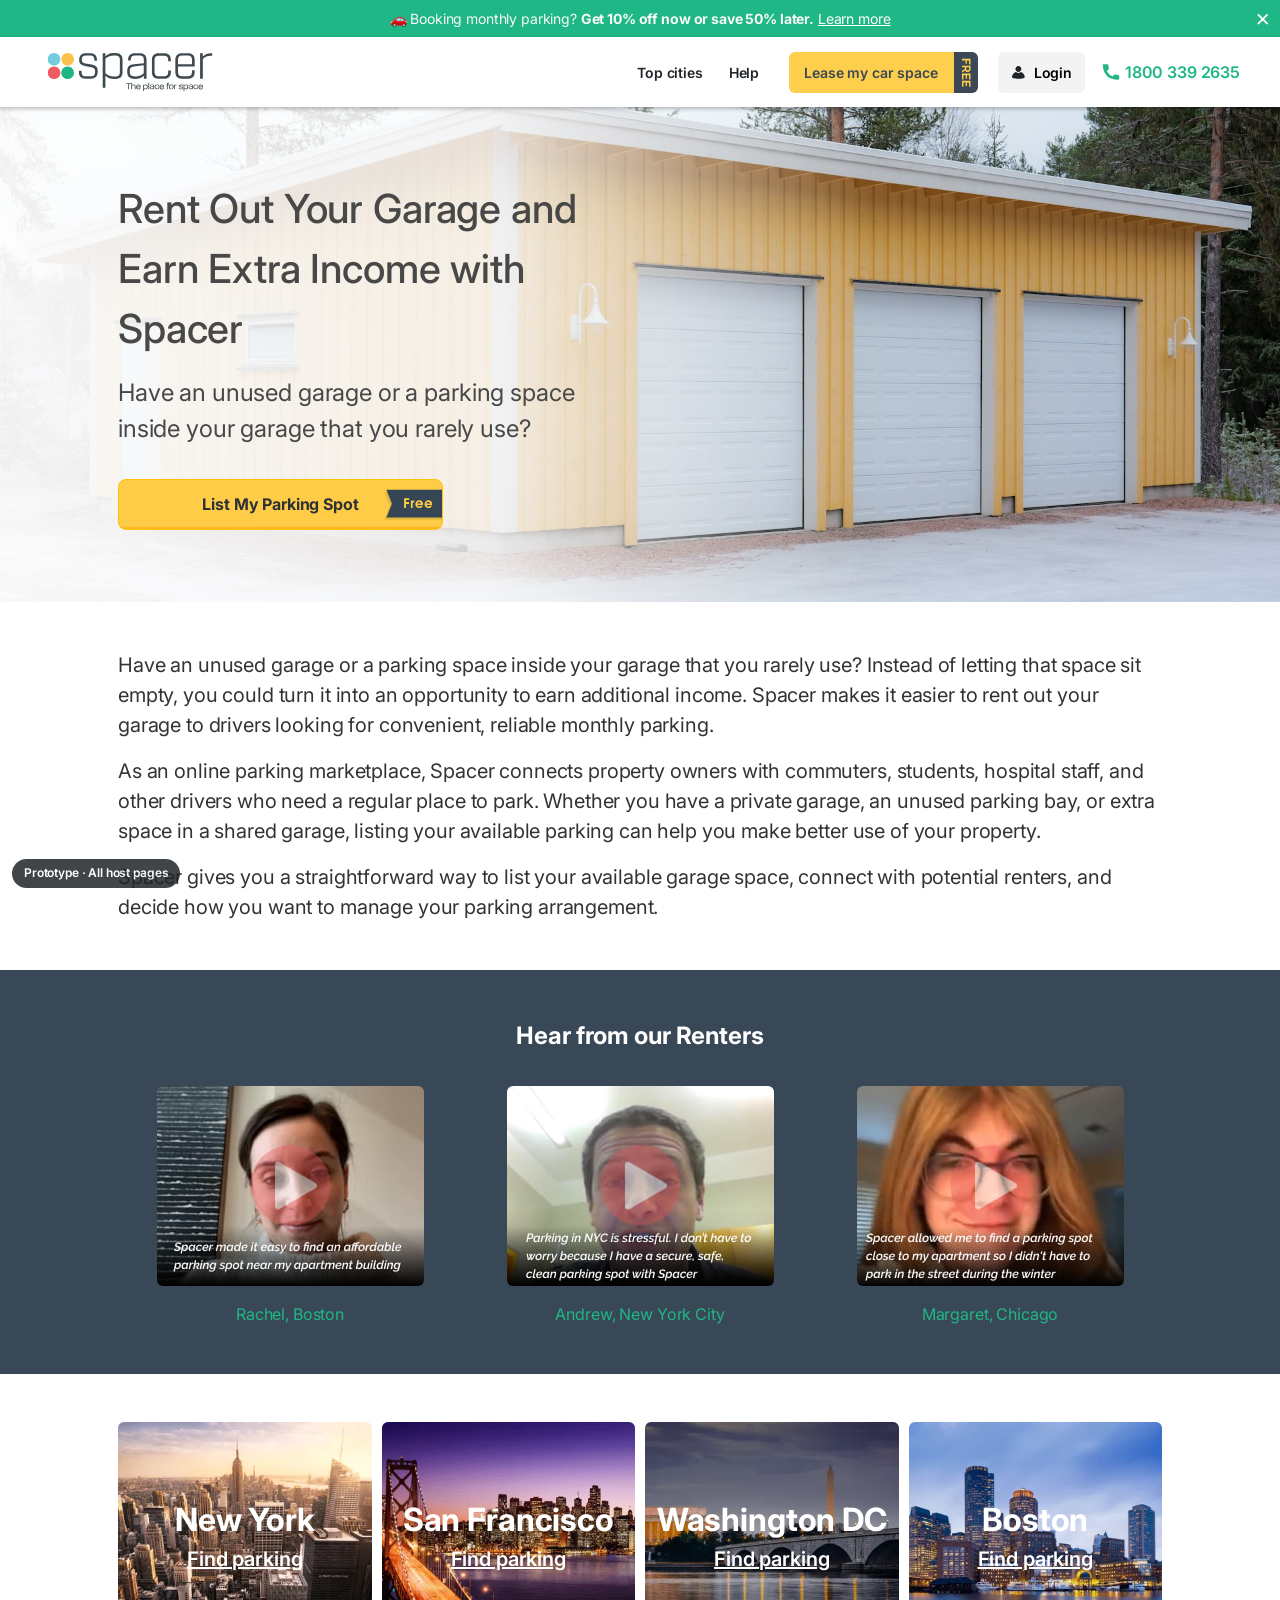
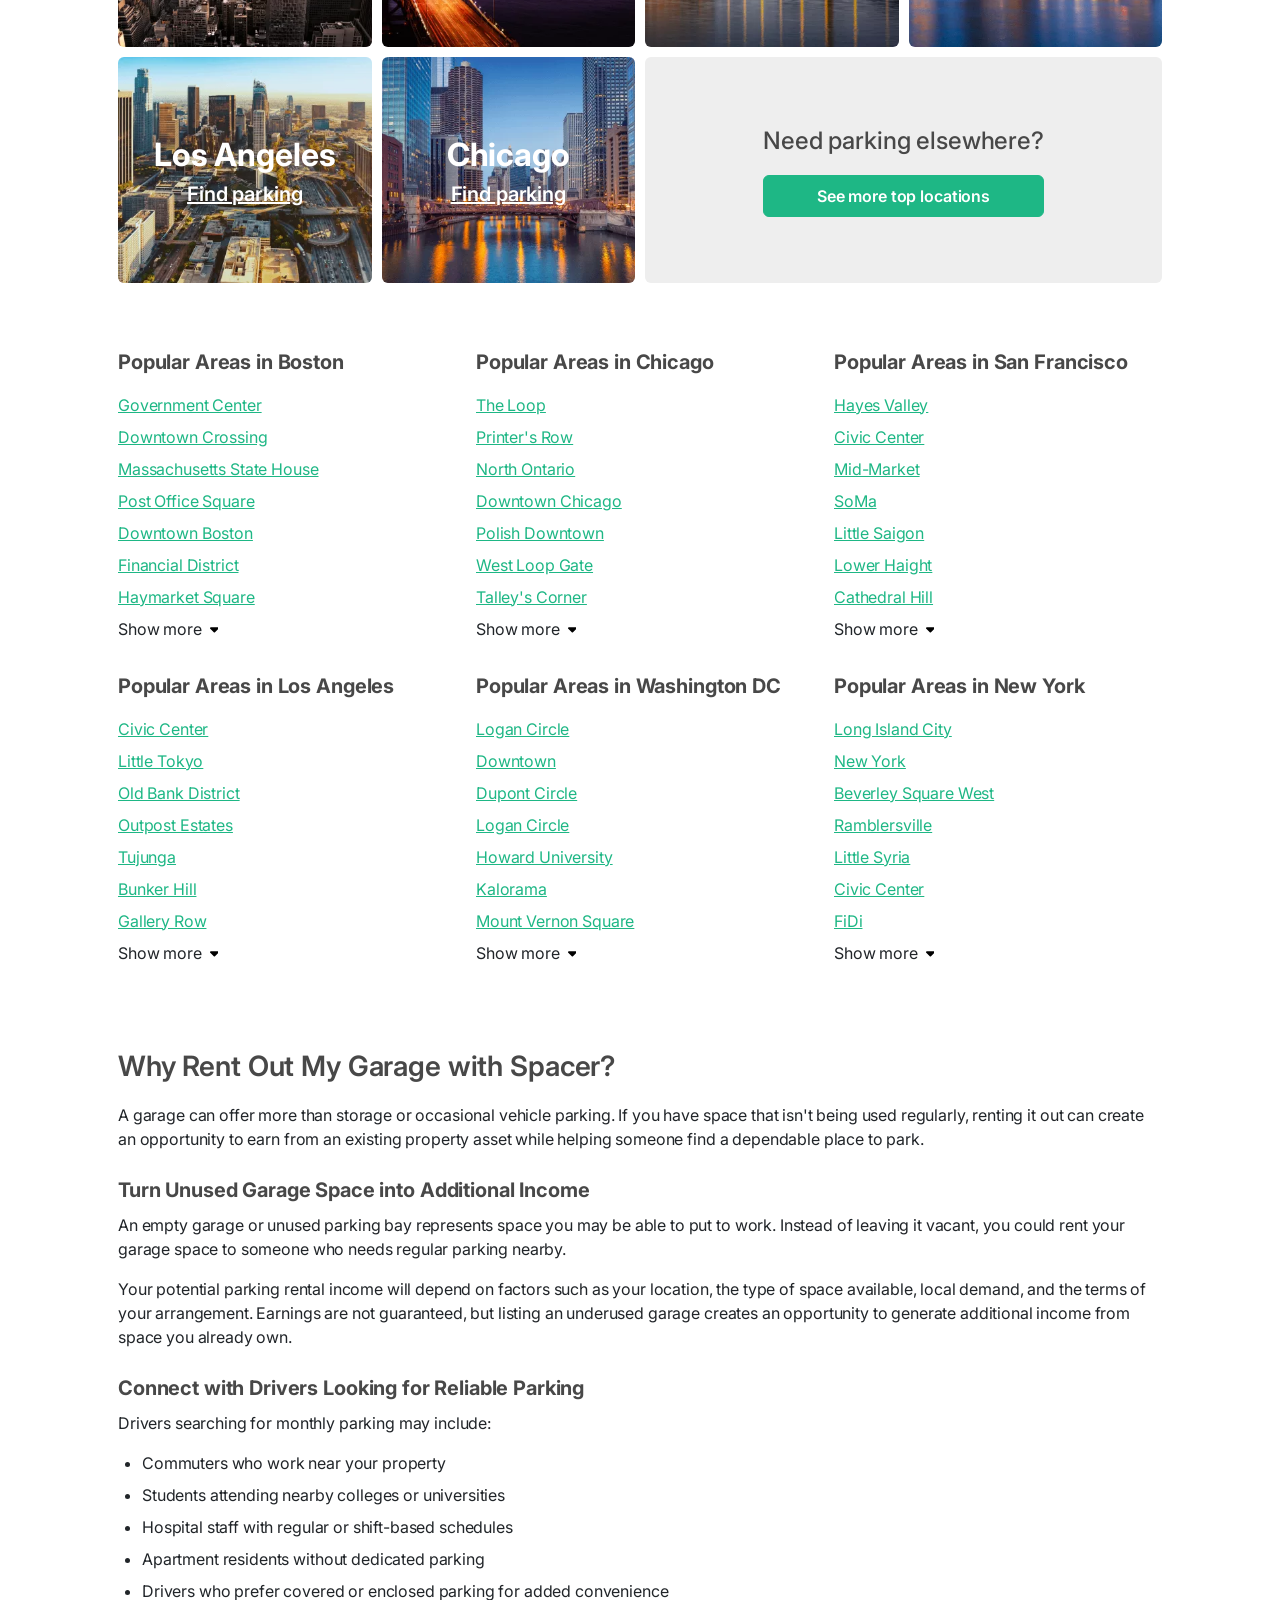
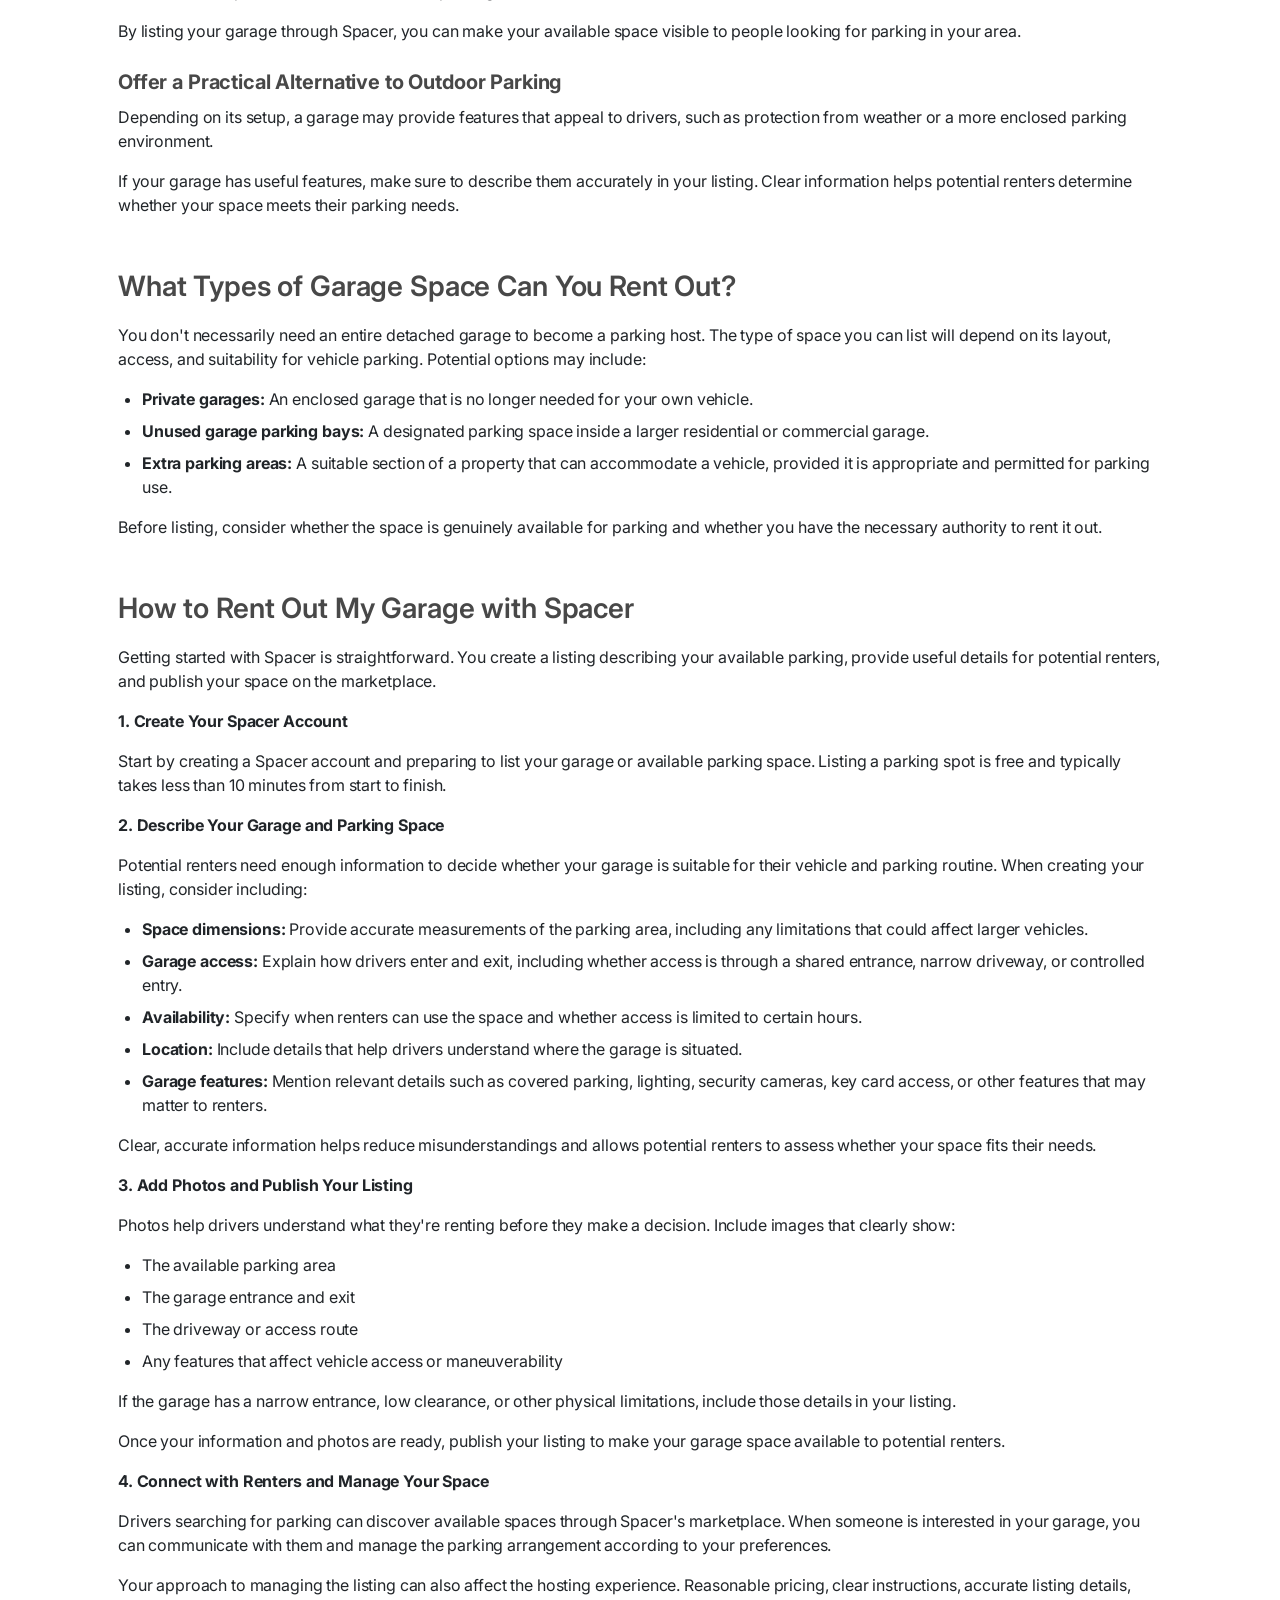
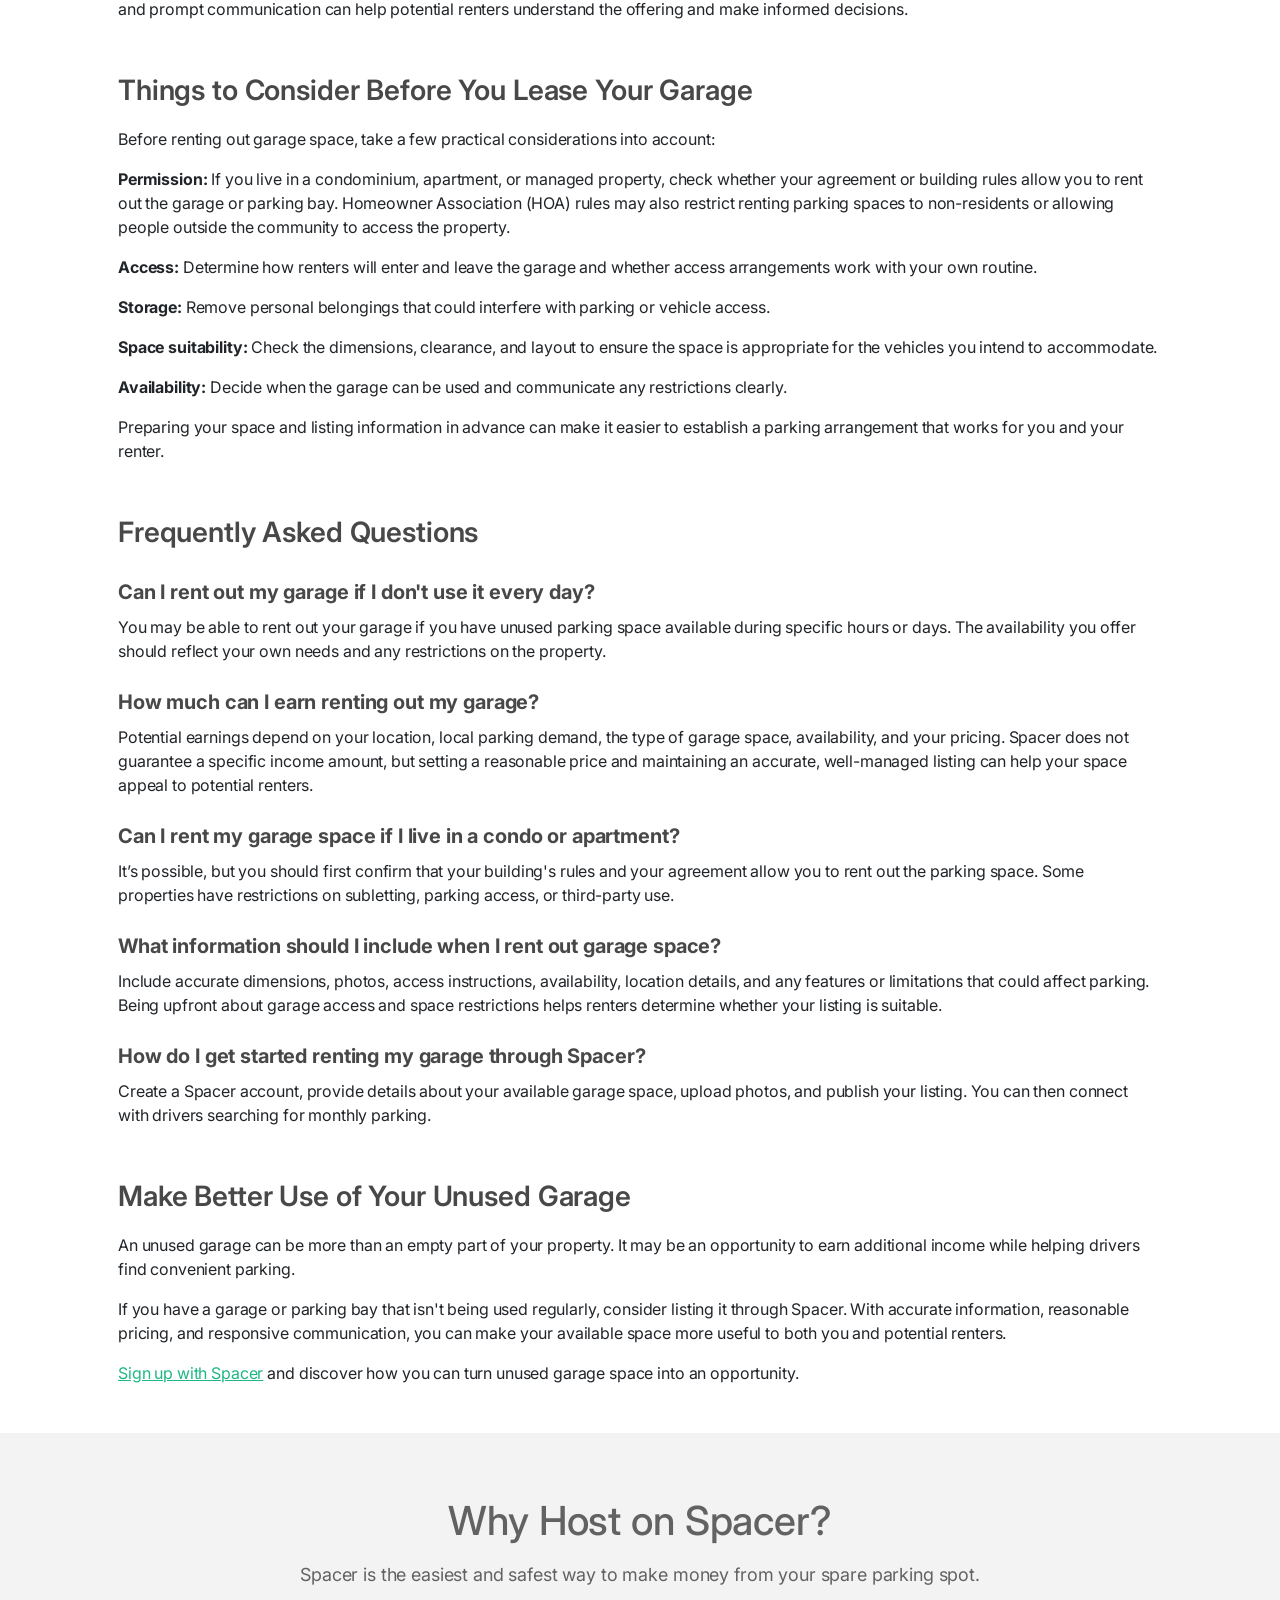
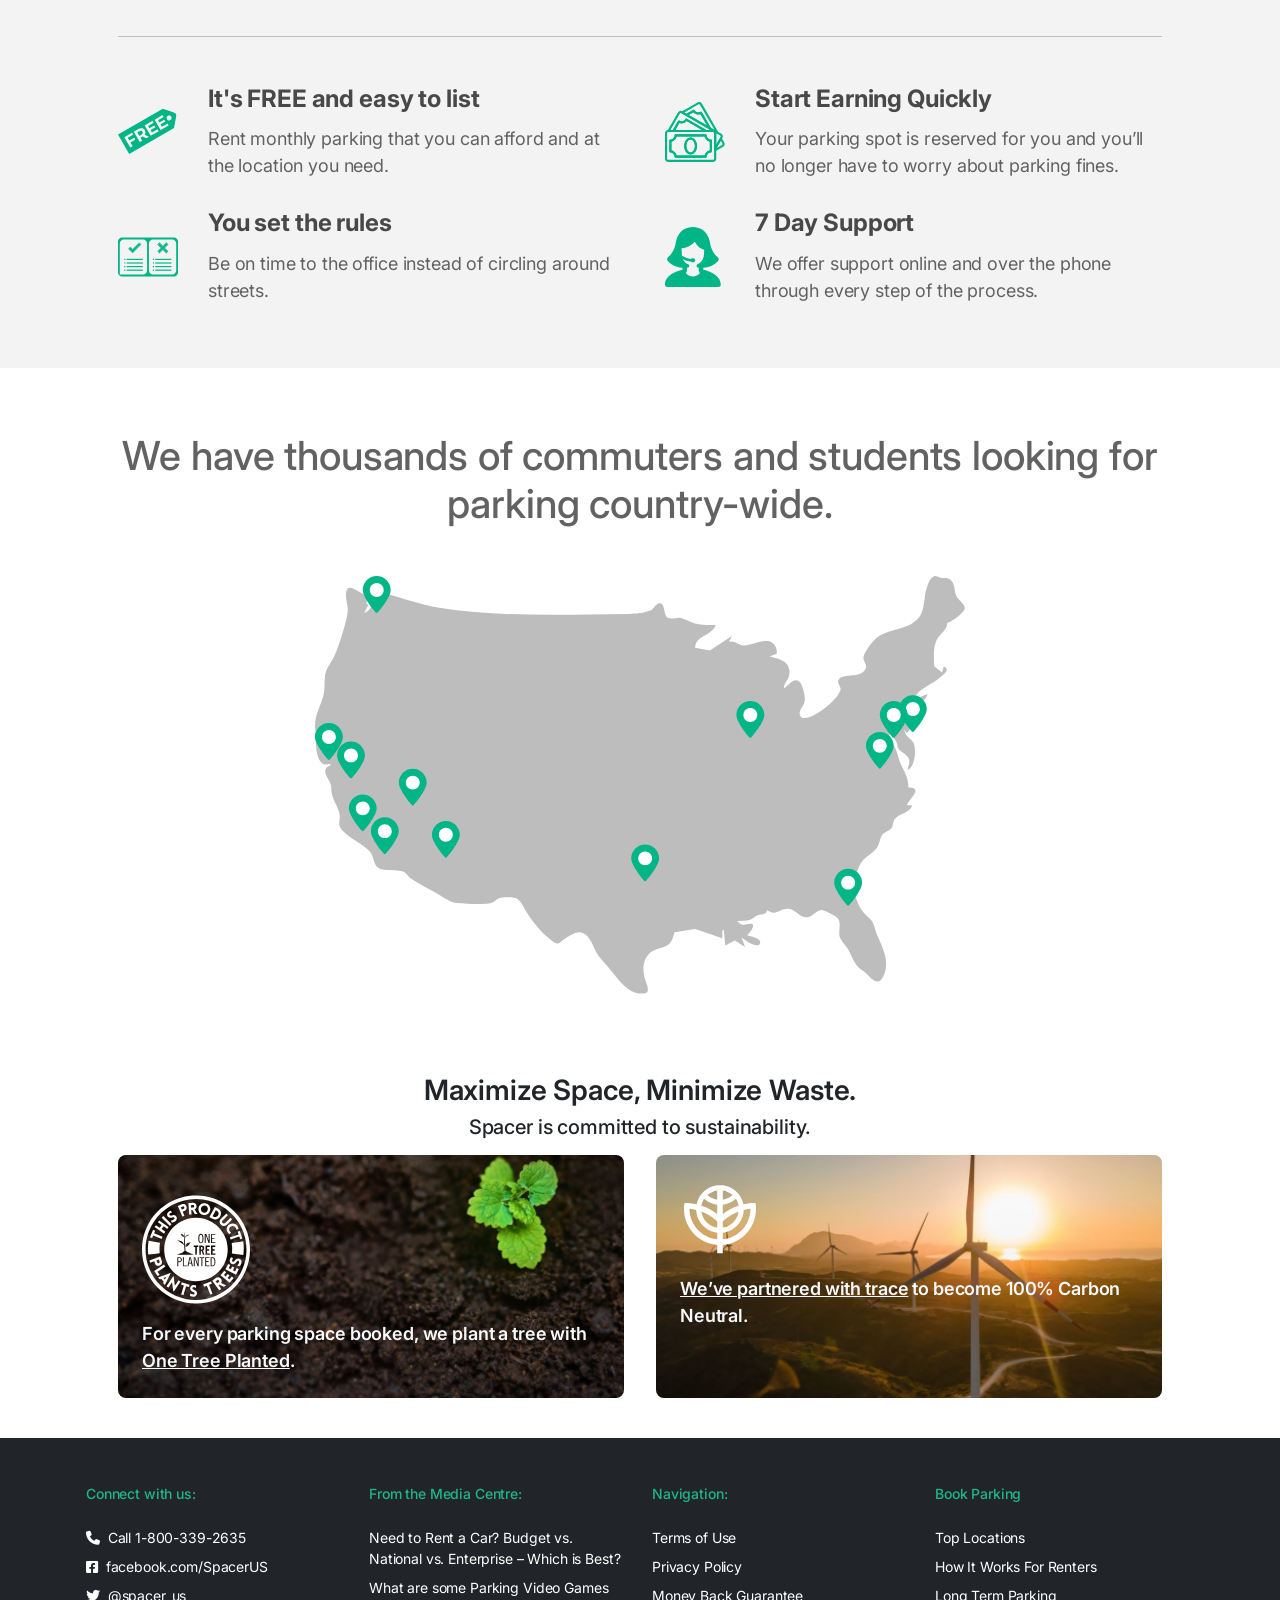
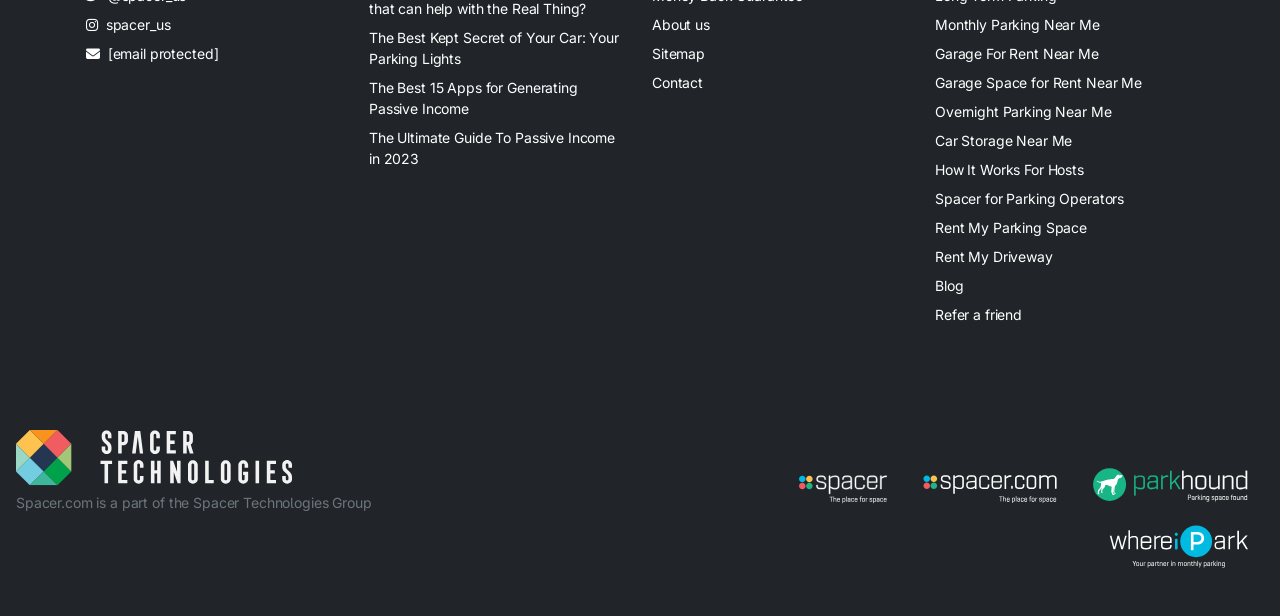
<file: spacer/rent-my-garage/index.html>
<!doctype html>
<html lang="en-US">
<head>
<meta charset="utf-8">
<meta name="viewport" content="width=device-width, initial-scale=1">
<title>Rent Out Your Garage and Earn Extra Income with Spacer | Spacer</title>
<meta name="description" content="Have an unused garage or a parking space inside your garage that you rarely use?">
<meta name="robots" content="noindex, nofollow">
<!-- Production canonical. Prototype is noindex. -->
<link rel="canonical" href="https://www.spacer.com/rent-my-garage">
<meta property="og:url" content="https://www.spacer.com/rent-my-garage">
<meta property="og:title" content="Rent Out Your Garage and Earn Extra Income with Spacer | Spacer">
<meta property="og:description" content="Have an unused garage or a parking space inside your garage that you rarely use?">
<link rel="preconnect" href="https://fonts.googleapis.com">
<link rel="preconnect" href="https://fonts.gstatic.com" crossorigin>
<link rel="stylesheet" href="https://fonts.googleapis.com/css2?family=Inter:wght@100;200;300;400;500;600;700;800;900&display=swap">
<link rel="stylesheet" href="../shared/spacerus.css">
<link rel="stylesheet" href="../shared/prototype.css">
<!-- FAQPage schema built from the doc FAQ. Optional for the production build. -->
<script type="application/ld+json">
{
  "@context": "https://schema.org",
  "@type": "FAQPage",
  "mainEntity": [
    {
      "@type": "Question",
      "name": "Can I rent out my garage if I don't use it every day?",
      "acceptedAnswer": {
        "@type": "Answer",
        "text": "You may be able to rent out your garage if you have unused parking space available during specific hours or days. The availability you offer should reflect your own needs and any restrictions on the property."
      }
    },
    {
      "@type": "Question",
      "name": "How much can I earn renting out my garage?",
      "acceptedAnswer": {
        "@type": "Answer",
        "text": "Potential earnings depend on your location, local parking demand, the type of garage space, availability, and your pricing. Spacer does not guarantee a specific income amount, but setting a reasonable price and maintaining an accurate, well-managed listing can help your space appeal to potential renters."
      }
    },
    {
      "@type": "Question",
      "name": "Can I rent my garage space if I live in a condo or apartment?",
      "acceptedAnswer": {
        "@type": "Answer",
        "text": "It’s possible, but you should first confirm that your building's rules and your agreement allow you to rent out the parking space. Some properties have restrictions on subletting, parking access, or third-party use."
      }
    },
    {
      "@type": "Question",
      "name": "What information should I include when I rent out garage space?",
      "acceptedAnswer": {
        "@type": "Answer",
        "text": "Include accurate dimensions, photos, access instructions, availability, location details, and any features or limitations that could affect parking. Being upfront about garage access and space restrictions helps renters determine whether your listing is suitable."
      }
    },
    {
      "@type": "Question",
      "name": "How do I get started renting my garage through Spacer?",
      "acceptedAnswer": {
        "@type": "Answer",
        "text": "Create a Spacer account, provide details about your available garage space, upload photos, and publish your listing. You can then connect with drivers searching for monthly parking."
      }
    }
  ]
}
</script>
</head>
<body class="spacerus_pages rent_my_driveway rent_my_garage">
<main id="full-page-content" class="page-wrapper">

      <div id="header_banner" class="bg-primary position-relative p-2" hidden>
      <div class="w-100 m-auto text-light">
        <div class="text-center">
  🚗  Booking monthly parking? <b>Get 10% off now or save 50% later.</b> <a href="#" data-bs-toggle="modal" style="color: #fff" data-bs-target="#exampleModal">Learn more</a>
</div>
<!-- Modal -->
<div class="modal fade" id="exampleModal" tabindex="-1" aria-labelledby="exampleModalLabel" aria-hidden="true">
  <div class="modal-dialog" style="margin: auto !important; margin-top: 28px !important;">
    <div class="modal-content">
      <div class="modal-body">
        <div class="d-flex">
          <button type="button" class="btn-close" data-bs-dismiss="modal" aria-label="Close"></button>
          <h6 class="modal-title text-center text-primary flex-grow-1" id="exampleModalLabel"><b>Save 10% Now or 50% Later</b></h6>
        </div>
        <hr style="color: #3C4855"/>
        <div class="text-black-primary text-left" style="font-size: 16px;">
          <p>
            Whether you’re a short-term or long-term parker, we've got discounts just for you!
          </p>
          <p>
            <b>For short-term parking or upfront savings</b>
            <ul>
              <li>Use the code <b>10NOW</b> at checkout and get 10% off your first month</li>
            </ul>
          </p>
          <p>
            <b>Planning to park for 5 months or more?</b>
            <ul>
              <li>Get 50% off your fifth month with code <b>50LATER</b></li>
            </ul>
          </p>
          <p>
            Your discount will apply even if you start at a later date. For example, book today to start in June and get a 10% discount with 10NOW or use 50LATER for a bigger 50% discount in September.
          </p>
          <p>
            <b>Offer extended.</b>
          </p>
        </div>
      </div>
    </div>
  </div>
</div>
      </div>
      <span role="button" class="text-light text-center fs-4 position-absolute lh-base" style="width: 36px; height: 36px; top: 0; right: 0; line-height: 33px;">×</span>
    </div>
<nav class="navbar navbar-expand-lg navbar-light justify-content-between  d-print-none">
  <div class="container-fluid">
    <a class="navbar-brand light-logo d-none hide-on-map-mobile" href="https://www.spacer.com/"><img alt="Spacer Logo" src="../shared/images/logo-spacerus-dark.svg" /></a>
    <a class="navbar-brand dark-logo hide-on-map-mobile my-3" href="https://www.spacer.com/"><img alt="Spacer Logo" src="../shared/images/logo-spacerus-dark.svg" /></a>
    <button id="nav-toggle" class="navbar-toggler" type="button" data-bs-toggle="collapse" data-bs-target="#navbarSupportedContent" aria-controls="navbarSupportedContent" aria-expanded="false" aria-label="Toggle navigation">
      <span class="navbar-toggler-icon"></span>
    </button>
    <div class="collapse navbar-collapse" id="navbarSupportedContent">
      <ul class="navbar-nav ms-auto navbar-light">
        <li class="nav-item nav-mb-cu">
          <div class="nav-mb-content my-3">
            <div class="">
              <a href="tel:1-800-339-2635" class="nav-link fs-5-5">
                <img class="icon-phone" src="../shared/images/icon_phone.svg" /> 1800 339 2635
              </a>
            </div>
            <div class="text-end">
                <a class="btn btn-user btn-light fw-semibold" href="https://www.spacer.com/users/sign_in">Login</a>
            </div>
          </div>
        </li>
        <li class="nav-item nav-mb-lease">
          <a class="btn btn-lease fs-6" href="https://www.spacer.com/hosts/signup">Lease my car space</a>
        </li>
        <li class="nav-item dropdown nav-cities">
          <div class="nav-content">
            <a href="#" class="nav-link dropdown-toggle" data-bs-toggle="dropdown" role="button" aria-expanded="false">Top cities</a>
            <div class="dropdown-menu p-0" role="menu">
              <ul>
                <li><a class="d-block link-secondary fs-6 fw-normal text-decoration-none px-3 py-2" href="https://www.spacer.com/parking-boston-ma-usa">Boston</a></li>
                <li><a class="d-block link-secondary fs-6 fw-normal text-decoration-none px-3 py-2" href="https://www.spacer.com/parking-chicago-il-usa">Chicago</a></li>
                <li><a class="d-block link-secondary fs-6 fw-normal text-decoration-none px-3 py-2" href="https://www.spacer.com/parking-los-angeles-ca-usa">Los Angeles</a></li>
                <li><a class="d-block link-secondary fs-6 fw-normal text-decoration-none px-3 py-2" href="https://www.spacer.com/parking-san-francisco-ca-usa">San Francisco</a></li>
                <li><a class="d-block link-secondary fs-6 fw-normal text-decoration-none px-3 py-2" href="https://www.spacer.com/parking-new-york-city-ny-usa">New York</a></li>
                <li><a class="d-block link-secondary fs-6 fw-normal text-decoration-none px-3 py-2" href="https://www.spacer.com/parking-san-diego-ca-usa">San Diego</a></li>
                <li><a class="d-block link-secondary fs-6 fw-normal text-decoration-none px-3 py-2" href="https://www.spacer.com/parking-seattle-wa-usa">Seattle</a></li>
                <li><a class="d-block link-secondary fs-6 fw-normal text-decoration-none px-3 py-2" href="https://www.spacer.com/parking-miami-fl-usa">Miami</a></li>
              </ul>
              <ul>
                <li><a class="d-block link-secondary fs-6 fw-normal text-decoration-none px-3 py-2" href="https://www.spacer.com/parking-philadelphia-pa-usa">Philadelphia</a></li>
                <li><a class="d-block link-secondary fs-6 fw-normal text-decoration-none px-3 py-2" href="https://www.spacer.com/parking-atlanta-ga-usa">Atlanta</a></li>
                <li><a class="d-block link-secondary fs-6 fw-normal text-decoration-none px-3 py-2" href="https://www.spacer.com/parking-austin-tx-usa">Austin</a></li>
                <li><a class="d-block link-secondary fs-6 fw-normal text-decoration-none px-3 py-2" href="https://www.spacer.com/parking-jersey-city-nj-usa">Jersey City</a></li>
                <li><a class="d-block link-secondary fs-6 fw-normal text-decoration-none px-3 py-2" href="https://www.spacer.com/parking-houston-tx-usa">Houston</a></li>
                <li><a class="d-block link-secondary fs-6 fw-normal text-decoration-none px-3 py-2" href="https://www.spacer.com/parking-denver-co-usa">Denver</a></li>
                <li><a class="d-block link-secondary fs-6 fw-normal text-decoration-none px-3 py-2" href="https://www.spacer.com/parking-san-jose-ca-usa">San Jose</a></li>
                <li><a class="d-block link-secondary fs-6 fw-normal text-decoration-none px-3 py-2" href="https://www.spacer.com/parking-washington-dc-usa">Washington DC</a></li>
              </ul>
            </div>
          </div>
        </li>
        <li class="nav-item dropdown nav-help">
          <div class="nav-content">
            <a href="#" class="nav-link dropdown-toggle" data-bs-toggle="dropdown" role="button" aria-expanded="false">Help</a>
            <div class="dropdown-menu p-0" role="menu">
              <a class="d-block link-secondary fs-6 fw-normal text-decoration-none px-3 py-2 border-bottom" href="https://www.spacer.com/how-it-works">How it works »</a>
              <a class="d-block link-secondary fs-6 fw-normal text-decoration-none px-3 py-2 border-bottom" href="https://www.spacer.com/faq">Visit Help Centre »</a>
              <span class="d-block link-secondary fs-6 fw-semibold text-decoration-none px-3 py-2 mt-1">Common FAQ's</span>
              <a class="d-block link-secondary fs-6 fw-normal text-decoration-none px-3 py-2" href="https://www.spacer.com/faq#renter-faq-3">How do I know my vehicle is safe? Is the parking spot locked up?</a>
              <a class="d-block link-secondary fs-6 fw-normal text-decoration-none px-3 py-2" href="https://www.spacer.com/faq#renter-faq-1">What is Spacer?</a>
              <a class="d-block link-secondary fs-6 fw-normal text-decoration-none px-3 py-2" href="https://www.spacer.com/faq#renter-faq-2">How much can I save?</a>
              <a class="d-block link-secondary fs-6 fw-normal text-decoration-none px-3 py-2 border-top" href="https://www.spacer.com/terms-conditions">View our Terms and Conditions</a>
            </div>
          </div>
        </li>
        <li class="nav-item nav-lease">
          <div class="nav-content">
            <a class="btn btn-lease fs-6" href="https://www.spacer.com/hosts/signup">Lease my car space</a>
          </div>
        </li>
          <li class="nav-item nav-login">
    <div class="nav-content">
      <a class="btn btn-user btn-light fw-semibold" href="https://www.spacer.com/users/sign_in">Login</a>
    </div>
  </li>
        <li class="nav-item nav-call ps-2">
          <div class="nav-content">
            <a href="tel:1-800-339-2635" class="nav-link fs-5-5">
              <img class="icon-phone" alt="" src="../shared/images/icon_phone.svg" /> 1800 339 2635
            </a>
          </div>
        </li>
        <li class="nav-item btn-back">
          <a class="btn btn-light fw-semibold fs-6">Back</a>
        </li>
      </ul>
    </div>
  </div>
</nav>
<div class="header-wrap d-print-none" id="header-wrap">
  <div class="container-lg">
  </div>
</div>
      <div class="sec-hero">
  <div class="container px-4 px-md-5 py-4">
    <div class="sec-content py-5 mx-auto">
      <div>
        <h1 class="fs-1 fw-medium text-landing-title lh-base mb-3">Rent Out Your Garage and Earn Extra Income with Spacer</h1>
        <p class="fs-4 text-landing-title mb-4">Have an unused garage or a parking space inside your garage that you rarely use?</p>
        <a href="https://www.spacer.com/rent-out-my-space" class="btn btn-warning btn-lease-spot fw-bold mt-2">List My Parking Spot</a>
      </div>
      <div class="align-self-center">
      </div>
    </div>
  </div>
</div>
<div class="sec-details">
  <div class="container px-4 px-md-5">
    <div class="sec-content py-5 mx-auto">
<p class="fs-5 lh-base mb-3" style="color: #333333;">Have an unused garage or a parking space inside your garage that you rarely use? Instead of letting that space sit empty, you could turn it into an opportunity to earn additional income. Spacer makes it easier to rent out your garage to drivers looking for convenient, reliable monthly parking.</p>
<p class="fs-5 lh-base mb-3" style="color: #333333;">As an online parking marketplace, Spacer connects property owners with commuters, students, hospital staff, and other drivers who need a regular place to park. Whether you have a private garage, an unused parking bay, or extra space in a shared garage, listing your available parking can help you make better use of your property.</p>
<p class="fs-5 lh-base mb-0" style="color: #333333;">Spacer gives you a straightforward way to list your available garage space, connect with potential renters, and decide how you want to manage your parking arrangement.</p>
</div>
  </div>
</div>
<div class="sec-renter-feedbacks bg-grey-1">
  <div class="container pt-5">
    <label class="title-renters d-block fs-4 fw-bold text-center text-white lh-base">Hear from our Renters</label>
    <div class="sec-content mx-auto pt-4 pb-5 mt-2">
      <div class="text-center">
        <div role="button">
          <img data-video="https://www.youtube.com/embed/Vql8TMT7lkc?controls=0&amp;modestbranding=1&amp;rel=0&amp;loop=1&amp;autoplay=1" class="rounded feedbacks-tile" alt="Rachel, Boston" loading="lazy" src="../shared/images/testimonial-rachel.png" />
        </div>
        <label class="text-primary fs-5-5 mt-3">Rachel, Boston</label>
      </div>
      <div class="text-center">
        <div role="button">
          <img data-video="https://www.youtube.com/embed/I4Ub5joSOYs?controls=0&amp;modestbranding=1&amp;rel=0&amp;loop=1&amp;autoplay=1" class="rounded feedbacks-tile" alt="Andrew, New York City" loading="lazy" src="../shared/images/testimonial-andrew.png" />
        </div>
        <label class="text-primary fs-5-5 mt-3">Andrew, New York City</label>
      </div>
      <div class="text-center">
        <div role="button">
          <img data-video="https://www.youtube.com/embed/4quIBqjX-iQ?controls=0&amp;modestbranding=1&amp;rel=0&amp;loop=1&amp;autoplay=1" class="rounded feedbacks-tile" alt="Margaret, Chicago" loading="lazy" src="../shared/images/testimonial-margaret.png" />
        </div>
        <label class="text-primary fs-5-5 mt-3">Margaret, Chicago</label>
      </div>
    </div>
  </div>
</div>
<div class="sec-landing-list">
  <div class="container px-4 px-md-5">
    <div class="sec-content py-5 mx-auto">
      <div class="list-city">
        <img class="rounded w-100" alt="New York" loading="lazy" src="../shared/images/city-newyork.webp" />
        <div class="text-wrapper">
          <a href="https://www.spacer.com/parking-new-york-city-ny-usa" title="New York" class="fs-2 fw-bold text-white text-center text-decoration-none">
            New York <span class="d-block fs-5 fw-semibold text-decoration-underline">Find parking</span>
          </a>
        </div>
      </div>
      <div class="list-city">
        <img class="rounded w-100" alt="San Francisco" loading="lazy" src="../shared/images/city-sanfrancisco.webp" />
        <div class="text-wrapper">
          <a href="https://www.spacer.com/parking-san-francisco-ca-usa" title="San Francisco" class="fs-2 fw-bold text-white text-center text-decoration-none">
            San Francisco <span class="d-block fs-5 fw-semibold text-decoration-underline">Find parking</span>
          </a>
        </div>
      </div>
      <div class="list-city">
        <img class="rounded w-100" alt="Washington DC" loading="lazy" src="../shared/images/city-washingtondc.webp" />
        <div class="text-wrapper">
          <a href="https://www.spacer.com/parking-washington-dc-usa" title="Washington DC" class="fs-2 fw-bold text-white text-center text-decoration-none">
            Washington DC <span class="d-block fs-5 fw-semibold text-decoration-underline">Find parking</span>
          </a>
        </div>
      </div>
      <div class="list-city">
        <img class="rounded w-100" alt="Boston" loading="lazy" src="../shared/images/city-boston.webp" />
        <div class="text-wrapper">
          <a href="https://www.spacer.com/parking-boston-ma-usa" title="Boston" class="fs-2 fw-bold text-white text-center text-decoration-none">
            Boston <span class="d-block fs-5 fw-semibold text-decoration-underline">Find parking</span>
          </a>
        </div>
      </div>
      <div class="list-city">
        <img class="rounded w-100" alt="Los Angeles" loading="lazy" src="../shared/images/city-losangeles.webp" />
        <div class="text-wrapper">
          <a href="https://www.spacer.com/parking-los-angeles-ca-usa" title="Los Angeles" class="fs-2 fw-bold text-white text-center text-decoration-none">
            Los Angeles <span class="d-block fs-5 fw-semibold text-decoration-underline">Find parking</span>
          </a>
        </div>
      </div>
      <div class="list-city">
        <img class="rounded w-100" alt="Chicago" loading="lazy" src="../shared/images/city-chicago.webp" />
        <div class="text-wrapper">
          <a href="https://www.spacer.com/parking-chicago-il-usa" title="Chicago" class="fs-2 fw-bold text-white text-center text-decoration-none">
            Chicago <span class="d-block fs-5 fw-semibold text-decoration-underline">Find parking</span>
          </a>
        </div>
      </div>
      <div class="list-city-more d-flex rounded py-lg-0 py-5">
        <div class="mx-auto text-center align-self-center">
          <h3 class="mb-3 fs-4 lh-base text-landing-title">Need parking elsewhere?</h3>
          <a href="#" class="btn btn-primary fs-5-5 fw-medium d-block py-2">See more top locations</a>
        </div>
      </div>
    </div>
  </div>
</div>
<div class="sec-srp">
  <div class="container px-4 px-md-5">
    <div class="sec-content py-3 mx-auto">
      <div>
        <h4 class="mb-3 fs-5 fw-bold lh-base text-landing-title">Popular Areas in Boston</h4>
        <div class="list-link show-less" >
            <div class="mb-2 link-item ">
              <a title="Government Center" class="fs-5-5 lh-base" target="_blank" href="https://www.spacer.com/parking-government-center-boston-ma-usa">Government Center</a>
            </div>
            <div class="mb-2 link-item ">
              <a title="Downtown Crossing" class="fs-5-5 lh-base" target="_blank" href="https://www.spacer.com/parking-downtown-crossing-boston-ma-usa">Downtown Crossing</a>
            </div>
            <div class="mb-2 link-item ">
              <a title="Massachusetts State House" class="fs-5-5 lh-base" target="_blank" href="https://www.spacer.com/parking-massachusetts-state-house-boston-ma-usa">Massachusetts State House</a>
            </div>
            <div class="mb-2 link-item ">
              <a title="Post Office Square" class="fs-5-5 lh-base" target="_blank" href="https://www.spacer.com/parking-post-office-square-boston-ma-usa">Post Office Square</a>
            </div>
            <div class="mb-2 link-item ">
              <a title="Downtown Boston" class="fs-5-5 lh-base" target="_blank" href="https://www.spacer.com/parking-downtown-boston-boston-ma-usa">Downtown Boston</a>
            </div>
            <div class="mb-2 link-item ">
              <a title="Financial District" class="fs-5-5 lh-base" target="_blank" href="https://www.spacer.com/parking-financial-district-boston-ma-usa">Financial District</a>
            </div>
            <div class="mb-2 link-item ">
              <a title="Haymarket Square" class="fs-5-5 lh-base" target="_blank" href="https://www.spacer.com/parking-haymarket-square-boston-ma-usa">Haymarket Square</a>
            </div>
            <div class="mb-2 link-item link-item-hidden">
              <a title="Fort Hill Square" class="fs-5-5 lh-base" target="_blank" href="https://www.spacer.com/parking-fort-hill-square-boston-ma-usa">Fort Hill Square</a>
            </div>
            <div class="mb-2 link-item link-item-hidden">
              <a title="Bulfinch Triangle" class="fs-5-5 lh-base" target="_blank" href="https://www.spacer.com/parking-bulfinch-triangle-boston-ma-usa">Bulfinch Triangle</a>
            </div>
            <div class="mb-2 link-item link-item-hidden">
              <a title="Louisburg Square" class="fs-5-5 lh-base" target="_blank" href="https://www.spacer.com/parking-louisburg-square-boston-ma-usa">Louisburg Square</a>
            </div>
            <div class="mb-2 link-item link-item-hidden">
              <a title="Waterfront" class="fs-5-5 lh-base" target="_blank" href="https://www.spacer.com/parking-waterfront-boston-ma-usa">Waterfront</a>
            </div>
            <div class="mb-2 link-item link-item-hidden">
              <a title="Hanover Street" class="fs-5-5 lh-base" target="_blank" href="https://www.spacer.com/parking-hanover-street-boston-ma-usa">Hanover Street</a>
            </div>
            <div class="mb-2 link-item link-item-hidden">
              <a title="Massachusetts General Hospital" class="fs-5-5 lh-base" target="_blank" href="https://www.spacer.com/parking-massachusetts-general-hospital-boston-ma-usa">Massachusetts General Hospital</a>
            </div>
            <div class="mb-2 link-item link-item-hidden">
              <a title="South Station" class="fs-5-5 lh-base" target="_blank" href="https://www.spacer.com/parking-south-station-boston-ma-usa">South Station</a>
            </div>
            <div class="mb-2 link-item link-item-hidden">
              <a title="Boston Theater District" class="fs-5-5 lh-base" target="_blank" href="https://www.spacer.com/parking-boston-theater-district-boston-ma-usa">Boston Theater District</a>
            </div>
            <div class="mb-2 link-item link-item-hidden">
              <a title="Beacon Hill " class="fs-5-5 lh-base" target="_blank" href="https://www.spacer.com/parking-beacon-hill-ma-usa">Beacon Hill </a>
            </div>
            <div class="mb-2 link-item link-item-hidden">
              <a title="Beacon Hill" class="fs-5-5 lh-base" target="_blank" href="https://www.spacer.com/parking-beacon-hill-boston-ma-usa">Beacon Hill</a>
            </div>
            <div class="mb-2 link-item link-item-hidden">
              <a title="West End" class="fs-5-5 lh-base" target="_blank" href="https://www.spacer.com/parking-west-end-boston-ma-usa">West End</a>
            </div>
            <div class="mb-2 link-item link-item-hidden">
              <a title="North End" class="fs-5-5 lh-base" target="_blank" href="https://www.spacer.com/parking-north-end-boston-ma-usa">North End</a>
            </div>
            <div class="mb-2 link-item link-item-hidden">
              <a title="West End" class="fs-5-5 lh-base" target="_blank" href="https://www.spacer.com/parking-west-end-ma-usa">West End</a>
            </div>
            <div class="mb-2 link-item link-item-hidden">
              <a title="Ladder District" class="fs-5-5 lh-base" target="_blank" href="https://www.spacer.com/parking-ladder-district-boston-ma-usa">Ladder District</a>
            </div>
            <div class="mb-2 link-item link-item-hidden">
              <a title="Leather District" class="fs-5-5 lh-base" target="_blank" href="https://www.spacer.com/parking-leather-district-boston-ma-usa">Leather District</a>
            </div>
            <div class="mb-2 link-item link-item-hidden">
              <a title="TD Garden" class="fs-5-5 lh-base" target="_blank" href="https://www.spacer.com/parking-td-garden-boston-ma-usa">TD Garden</a>
            </div>
            <div class="mb-2 link-item link-item-hidden">
              <a title="Charles Street" class="fs-5-5 lh-base" target="_blank" href="https://www.spacer.com/parking-charles-street-boston-ma-usa">Charles Street</a>
            </div>
            <div class="mb-2 link-item link-item-hidden">
              <a title="Chinatown" class="fs-5-5 lh-base" target="_blank" href="https://www.spacer.com/parking-chinatown-boston-ma-usa">Chinatown</a>
            </div>
            <div class="mb-2 link-item link-item-hidden">
              <a title="North Station" class="fs-5-5 lh-base" target="_blank" href="https://www.spacer.com/parking-north-station-boston-ma-usa">North Station</a>
            </div>
            <div class="mb-2 link-item link-item-hidden">
              <a title="South Cove" class="fs-5-5 lh-base" target="_blank" href="https://www.spacer.com/parking-south-cove-boston-ma-usa">South Cove</a>
            </div>
            <div class="mb-2 link-item link-item-hidden">
              <a title="Bay Village" class="fs-5-5 lh-base" target="_blank" href="https://www.spacer.com/parking-bay-village-boston-ma-usa">Bay Village</a>
            </div>
            <div class="mb-2 link-item link-item-hidden">
              <a title="Fort Point" class="fs-5-5 lh-base" target="_blank" href="https://www.spacer.com/parking-fort-point-boston-ma-usa">Fort Point</a>
            </div>
            <div class="mb-2 link-item link-item-hidden">
              <a title="Bay State College" class="fs-5-5 lh-base" target="_blank" href="https://www.spacer.com/parking-bay-state-college-ma-usa">Bay State College</a>
            </div>
            <div class="mb-2 link-item link-item-hidden">
              <a title="Sumner Tunnel" class="fs-5-5 lh-base" target="_blank" href="https://www.spacer.com/parking-sumner-tunnel-boston-ma-usa">Sumner Tunnel</a>
            </div>
            <div class="mb-2 link-item link-item-hidden">
              <a title="City Square" class="fs-5-5 lh-base" target="_blank" href="https://www.spacer.com/parking-city-square-boston-ma-usa">City Square</a>
            </div>
            <div class="mb-2 link-item link-item-hidden">
              <a title="Callahan Tunnel" class="fs-5-5 lh-base" target="_blank" href="https://www.spacer.com/parking-callahan-tunnel-boston-ma-usa">Callahan Tunnel</a>
            </div>
            <div class="mb-2 link-item link-item-hidden">
              <a title="Copley Square" class="fs-5-5 lh-base" target="_blank" href="https://www.spacer.com/parking-copley-square-boston-ma-usa">Copley Square</a>
            </div>
            <div class="mb-2 link-item link-item-hidden">
              <a title="East Cambridge" class="fs-5-5 lh-base" target="_blank" href="https://www.spacer.com/parking-east-cambridge-cambridge-ma-usa">East Cambridge</a>
            </div>
          <span class="btn-collapse btn-show-srp-link" style="cursor: pointer">
            <span class="item-short title-collapse fs-5-5 me-1">Show more</span>
            <span class="item-long title-collapse fs-5-5 me-1">Show less</span>
            <svg class="item-short mb-1" xmlns="http://www.w3.org/2000/svg" height="1em" viewBox="0 0 320 512"><path d="M137.4 374.6c12.5 12.5 32.8 12.5 45.3 0l128-128c9.2-9.2 11.9-22.9 6.9-34.9s-16.6-19.8-29.6-19.8L32 192c-12.9 0-24.6 7.8-29.6 19.8s-2.2 25.7 6.9 34.9l128 128z"/></svg>
            <svg class="item-long mb-0" xmlns="http://www.w3.org/2000/svg" height="1em" viewBox="0 0 320 512"><path d="M182.6 137.4c-12.5-12.5-32.8-12.5-45.3 0l-128 128c-9.2 9.2-11.9 22.9-6.9 34.9s16.6 19.8 29.6 19.8H288c12.9 0 24.6-7.8 29.6-19.8s2.2-25.7-6.9-34.9l-128-128z"/></svg>
          </span>
        </div>
      </div>
      <div>
        <h4 class="mb-3 fs-5 fw-bold lh-base text-landing-title">Popular Areas in Chicago</h4>
        <div class="list-link show-less">
            <div class="mb-2 link-item ">
              <a title="The Loop" class="fs-5-5 lh-base" target="_blank" href="https://www.spacer.com/parking-the-loop-chicago-il-usa">The Loop</a>
            </div>
            <div class="mb-2 link-item ">
              <a title="Printer&#39;s Row" class="fs-5-5 lh-base" target="_blank" href="https://www.spacer.com/parking-printers-row-chicago-il-usa">Printer&#39;s Row</a>
            </div>
            <div class="mb-2 link-item ">
              <a title="North Ontario" class="fs-5-5 lh-base" target="_blank" href="https://www.spacer.com/parking-north-ontario-ca-usa">North Ontario</a>
            </div>
            <div class="mb-2 link-item ">
              <a title="Downtown Chicago" class="fs-5-5 lh-base" target="_blank" href="https://www.spacer.com/parking-downtown-chicago-il-usa">Downtown Chicago</a>
            </div>
            <div class="mb-2 link-item ">
              <a title="Polish Downtown" class="fs-5-5 lh-base" target="_blank" href="https://www.spacer.com/parking-polish-downtown-chicago-il-usa">Polish Downtown</a>
            </div>
            <div class="mb-2 link-item ">
              <a title="West Loop Gate" class="fs-5-5 lh-base" target="_blank" href="https://www.spacer.com/parking-west-loop-gate-il-usa">West Loop Gate</a>
            </div>
            <div class="mb-2 link-item ">
              <a title="Talley&#39;s Corner" class="fs-5-5 lh-base" target="_blank" href="https://www.spacer.com/parking-talleys-corner-chicago-il-usa">Talley&#39;s Corner</a>
            </div>
            <div class="mb-2 link-item link-item-hidden">
              <a title="South Loop" class="fs-5-5 lh-base" target="_blank" href="https://www.spacer.com/parking-south-loop-chicago-il-usa">South Loop</a>
            </div>
            <div class="mb-2 link-item link-item-hidden">
              <a title="Dearborn Park" class="fs-5-5 lh-base" target="_blank" href="https://www.spacer.com/parking-dearborn-park-chicago-il-usa">Dearborn Park</a>
            </div>
            <div class="mb-2 link-item link-item-hidden">
              <a title="New Eastside" class="fs-5-5 lh-base" target="_blank" href="https://www.spacer.com/parking-new-eastside-chicago-il-usa">New Eastside</a>
            </div>
            <div class="mb-2 link-item link-item-hidden">
              <a title="Greektown" class="fs-5-5 lh-base" target="_blank" href="https://www.spacer.com/parking-greektown-chicago-il-usa">Greektown</a>
            </div>
            <div class="mb-2 link-item link-item-hidden">
              <a title="River North" class="fs-5-5 lh-base" target="_blank" href="https://www.spacer.com/parking-river-north-il-usa">River North</a>
            </div>
            <div class="mb-2 link-item link-item-hidden">
              <a title="River North" class="fs-5-5 lh-base" target="_blank" href="https://www.spacer.com/parking-river-north-chicago-il-usa">River North</a>
            </div>
            <div class="mb-2 link-item link-item-hidden">
              <a title="Central Station" class="fs-5-5 lh-base" target="_blank" href="https://www.spacer.com/parking-central-station-chicago-il-usa">Central Station</a>
            </div>
            <div class="mb-2 link-item link-item-hidden">
              <a title="Fulton River District" class="fs-5-5 lh-base" target="_blank" href="https://www.spacer.com/parking-fulton-river-district-chicago-il-usa">Fulton River District</a>
            </div>
            <div class="mb-2 link-item link-item-hidden">
              <a title="Fulton River District" class="fs-5-5 lh-base" target="_blank" href="https://www.spacer.com/parking-fulton-river-district-il-usa">Fulton River District</a>
            </div>
            <div class="mb-2 link-item link-item-hidden">
              <a title="Streeterville" class="fs-5-5 lh-base" target="_blank" href="https://www.spacer.com/parking-streeterville-il-usa">Streeterville</a>
            </div>
            <div class="mb-2 link-item link-item-hidden">
              <a title="Streeterville" class="fs-5-5 lh-base" target="_blank" href="https://www.spacer.com/parking-streeterville-chicago-il-usa">Streeterville</a>
            </div>
            <div class="mb-2 link-item link-item-hidden">
              <a title="Magnificent Mile" class="fs-5-5 lh-base" target="_blank" href="https://www.spacer.com/parking-magnificent-mile-chicago-il-usa">Magnificent Mile</a>
            </div>
            <div class="mb-2 link-item link-item-hidden">
              <a title="Near North" class="fs-5-5 lh-base" target="_blank" href="https://www.spacer.com/parking-near-north-chicago-il-usa">Near North</a>
            </div>
            <div class="mb-2 link-item link-item-hidden">
              <a title="Fulton Market" class="fs-5-5 lh-base" target="_blank" href="https://www.spacer.com/parking-fulton-market-chicago-il-usa">Fulton Market</a>
            </div>
            <div class="mb-2 link-item link-item-hidden">
              <a title="Near South Side" class="fs-5-5 lh-base" target="_blank" href="https://www.spacer.com/parking-near-south-side-chicago-il-usa">Near South Side</a>
            </div>
            <div class="mb-2 link-item link-item-hidden">
              <a title="Museum Campus" class="fs-5-5 lh-base" target="_blank" href="https://www.spacer.com/parking-museum-campus-chicago-il-usa">Museum Campus</a>
            </div>
            <div class="mb-2 link-item link-item-hidden">
              <a title="Fulton Market District" class="fs-5-5 lh-base" target="_blank" href="https://www.spacer.com/parking-fulton-market-district-il-usa">Fulton Market District</a>
            </div>
            <div class="mb-2 link-item link-item-hidden">
              <a title="Little Italy" class="fs-5-5 lh-base" target="_blank" href="https://www.spacer.com/parking-little-italy-chicago-il-usa">Little Italy</a>
            </div>
            <div class="mb-2 link-item link-item-hidden">
              <a title="University of Illinois at Chicago" class="fs-5-5 lh-base" target="_blank" href="https://www.spacer.com/parking-university-of-illinois-at-chicago-il-usa">University of Illinois at Chicago</a>
            </div>
            <div class="mb-2 link-item link-item-hidden">
              <a title="Prairie Avenue Historic District" class="fs-5-5 lh-base" target="_blank" href="https://www.spacer.com/parking-prairie-avenue-historic-district-chicago-il-usa">Prairie Avenue Historic District</a>
            </div>
            <div class="mb-2 link-item link-item-hidden">
              <a title="River West" class="fs-5-5 lh-base" target="_blank" href="https://www.spacer.com/parking-river-west-chicago-il-usa">River West</a>
            </div>
            <div class="mb-2 link-item link-item-hidden">
              <a title="East Pilsen" class="fs-5-5 lh-base" target="_blank" href="https://www.spacer.com/parking-east-pilsen-chicago-il-usa">East Pilsen</a>
            </div>
            <div class="mb-2 link-item link-item-hidden">
              <a title="Cabrini-Green" class="fs-5-5 lh-base" target="_blank" href="https://www.spacer.com/parking-cabrini-green-chicago-il-usa">Cabrini-Green</a>
            </div>
            <div class="mb-2 link-item link-item-hidden">
              <a title="New Chinatown" class="fs-5-5 lh-base" target="_blank" href="https://www.spacer.com/parking-new-chinatown-chicago-il-usa">New Chinatown</a>
            </div>
            <div class="mb-2 link-item link-item-hidden">
              <a title="West Loop" class="fs-5-5 lh-base" target="_blank" href="https://www.spacer.com/parking-west-loop-chicago-il-usa">West Loop</a>
            </div>
            <div class="mb-2 link-item link-item-hidden">
              <a title="Near North Side" class="fs-5-5 lh-base" target="_blank" href="https://www.spacer.com/parking-near-north-side-chicago-il-usa">Near North Side</a>
            </div>
          <span class="btn-collapse btn-show-srp-link" style="cursor: pointer">
            <span class="item-short title-collapse fs-5-5 me-1">Show more</span>
            <span class="item-long title-collapse fs-5-5 me-1">Show less</span>
            <svg class="item-short mb-1" xmlns="http://www.w3.org/2000/svg" height="1em" viewBox="0 0 320 512"><path d="M137.4 374.6c12.5 12.5 32.8 12.5 45.3 0l128-128c9.2-9.2 11.9-22.9 6.9-34.9s-16.6-19.8-29.6-19.8L32 192c-12.9 0-24.6 7.8-29.6 19.8s-2.2 25.7 6.9 34.9l128 128z"/></svg>
            <svg class="item-long mb-0" xmlns="http://www.w3.org/2000/svg" height="1em" viewBox="0 0 320 512"><path d="M182.6 137.4c-12.5-12.5-32.8-12.5-45.3 0l-128 128c-9.2 9.2-11.9 22.9-6.9 34.9s16.6 19.8 29.6 19.8H288c12.9 0 24.6-7.8 29.6-19.8s2.2-25.7-6.9-34.9l-128-128z"/></svg>
          </span>
        </div>
      </div>
      <div>
        <h4 class="mb-3 fs-5 fw-bold lh-base text-landing-title">Popular Areas in San Francisco</h4>
        <div class="list-link show-less">
            <div class="mb-2 link-item ">
              <a title="Hayes Valley" class="fs-5-5 lh-base" target="_blank" href="https://www.spacer.com/parking-hayes-valley-san-francisco-ca-usa">Hayes Valley</a>
            </div>
            <div class="mb-2 link-item ">
              <a title="Civic Center" class="fs-5-5 lh-base" target="_blank" href="https://www.spacer.com/parking-civic-center-san-francisco-ca-usa">Civic Center</a>
            </div>
            <div class="mb-2 link-item ">
              <a title="Mid-Market" class="fs-5-5 lh-base" target="_blank" href="https://www.spacer.com/parking-mid-market-san-francisco-ca-usa">Mid-Market</a>
            </div>
            <div class="mb-2 link-item ">
              <a title="SoMa" class="fs-5-5 lh-base" target="_blank" href="https://www.spacer.com/parking-soma-san-francisco-ca-usa">SoMa</a>
            </div>
            <div class="mb-2 link-item ">
              <a title="Little Saigon" class="fs-5-5 lh-base" target="_blank" href="https://www.spacer.com/parking-little-saigon-san-francisco-ca-usa">Little Saigon</a>
            </div>
            <div class="mb-2 link-item ">
              <a title="Lower Haight" class="fs-5-5 lh-base" target="_blank" href="https://www.spacer.com/parking-lower-haight-san-francisco-ca-usa">Lower Haight</a>
            </div>
            <div class="mb-2 link-item ">
              <a title="Cathedral Hill" class="fs-5-5 lh-base" target="_blank" href="https://www.spacer.com/parking-cathedral-hill-san-francisco-ca-usa">Cathedral Hill</a>
            </div>
            <div class="mb-2 link-item link-item-hidden">
              <a title="Tenderloin" class="fs-5-5 lh-base" target="_blank" href="https://www.spacer.com/parking-tenderloin-san-francisco-ca-usa">Tenderloin</a>
            </div>
            <div class="mb-2 link-item link-item-hidden">
              <a title="Fillmore" class="fs-5-5 lh-base" target="_blank" href="https://www.spacer.com/parking-fillmore-san-francisco-ca-usa">Fillmore</a>
            </div>
            <div class="mb-2 link-item link-item-hidden">
              <a title="Mission Dolores" class="fs-5-5 lh-base" target="_blank" href="https://www.spacer.com/parking-mission-dolores-san-francisco-ca-usa">Mission Dolores</a>
            </div>
            <div class="mb-2 link-item link-item-hidden">
              <a title="Duboce Triangle" class="fs-5-5 lh-base" target="_blank" href="https://www.spacer.com/parking-duboce-triangle-san-francisco-ca-usa">Duboce Triangle</a>
            </div>
            <div class="mb-2 link-item link-item-hidden">
              <a title="Japantown" class="fs-5-5 lh-base" target="_blank" href="https://www.spacer.com/parking-japantown-san-francisco-ca-usa">Japantown</a>
            </div>
            <div class="mb-2 link-item link-item-hidden">
              <a title="Alamo Square" class="fs-5-5 lh-base" target="_blank" href="https://www.spacer.com/parking-alamo-square-ca-usa">Alamo Square</a>
            </div>
            <div class="mb-2 link-item link-item-hidden">
              <a title="Western Addition" class="fs-5-5 lh-base" target="_blank" href="https://www.spacer.com/parking-western-addition-san-francisco-ca-usa">Western Addition</a>
            </div>
            <div class="mb-2 link-item link-item-hidden">
              <a title="Polk Gulch" class="fs-5-5 lh-base" target="_blank" href="https://www.spacer.com/parking-polk-gulch-san-francisco-ca-usa">Polk Gulch</a>
            </div>
            <div class="mb-2 link-item link-item-hidden">
              <a title="Design District" class="fs-5-5 lh-base" target="_blank" href="https://www.spacer.com/parking-design-district-san-francisco-ca-usa">Design District</a>
            </div>
            <div class="mb-2 link-item link-item-hidden">
              <a title="Lower Nob Hill" class="fs-5-5 lh-base" target="_blank" href="https://www.spacer.com/parking-lower-nob-hill-san-francisco-ca-usa">Lower Nob Hill</a>
            </div>
            <div class="mb-2 link-item link-item-hidden">
              <a title="Mission District" class="fs-5-5 lh-base" target="_blank" href="https://www.spacer.com/parking-mission-district-san-francisco-ca-usa">Mission District</a>
            </div>
            <div class="mb-2 link-item link-item-hidden">
              <a title="Union Square" class="fs-5-5 lh-base" target="_blank" href="https://www.spacer.com/parking-union-square-san-francisco-ca-usa">Union Square</a>
            </div>
            <div class="mb-2 link-item link-item-hidden">
              <a title="University of California, San Francisco" class="fs-5-5 lh-base" target="_blank" href="https://www.spacer.com/parking-university-of-california-san-francisco-ca-usa">University of California, San Francisco</a>
            </div>
            <div class="mb-2 link-item link-item-hidden">
              <a title="Yerba Buena" class="fs-5-5 lh-base" target="_blank" href="https://www.spacer.com/parking-yerba-buena-san-francisco-ca-usa">Yerba Buena</a>
            </div>
            <div class="mb-2 link-item link-item-hidden">
              <a title="Nob Hill" class="fs-5-5 lh-base" target="_blank" href="https://www.spacer.com/parking-nob-hill-san-francisco-ca-usa">Nob Hill</a>
            </div>
            <div class="mb-2 link-item link-item-hidden">
              <a title="Lower Pacific Heights" class="fs-5-5 lh-base" target="_blank" href="https://www.spacer.com/parking-lower-pacific-heights-san-francisco-ca-usa">Lower Pacific Heights</a>
            </div>
            <div class="mb-2 link-item link-item-hidden">
              <a title="North of Panhandle" class="fs-5-5 lh-base" target="_blank" href="https://www.spacer.com/parking-north-of-panhandle-san-francisco-ca-usa">North of Panhandle</a>
            </div>
            <div class="mb-2 link-item link-item-hidden">
              <a title="Castro" class="fs-5-5 lh-base" target="_blank" href="https://www.spacer.com/parking-castro-san-francisco-ca-usa">Castro</a>
            </div>
            <div class="mb-2 link-item link-item-hidden">
              <a title="Anza Vista" class="fs-5-5 lh-base" target="_blank" href="https://www.spacer.com/parking-anza-vista-san-francisco-ca-usa">Anza Vista</a>
            </div>
            <div class="mb-2 link-item link-item-hidden">
              <a title="Buena Vista" class="fs-5-5 lh-base" target="_blank" href="https://www.spacer.com/parking-buena-vista-san-francisco-ca-usa">Buena Vista</a>
            </div>
            <div class="mb-2 link-item link-item-hidden">
              <a title="Belden Place" class="fs-5-5 lh-base" target="_blank" href="https://www.spacer.com/parking-belden-place-san-francisco-ca-usa">Belden Place</a>
            </div>
            <div class="mb-2 link-item link-item-hidden">
              <a title="Potrero Hill" class="fs-5-5 lh-base" target="_blank" href="https://www.spacer.com/parking-potrero-hill-san-francisco-ca-usa">Potrero Hill</a>
            </div>
            <div class="mb-2 link-item link-item-hidden">
              <a title="Dolores Heights" class="fs-5-5 lh-base" target="_blank" href="https://www.spacer.com/parking-dolores-heights-san-francisco-ca-usa">Dolores Heights</a>
            </div>
            <div class="mb-2 link-item link-item-hidden">
              <a title="South Park" class="fs-5-5 lh-base" target="_blank" href="https://www.spacer.com/parking-south-park-san-francisco-ca-usa">South Park</a>
            </div>
            <div class="mb-2 link-item link-item-hidden">
              <a title="Chinatown" class="fs-5-5 lh-base" target="_blank" href="https://www.spacer.com/parking-chinatown-san-francisco-ca-usa">Chinatown</a>
            </div>
            <div class="mb-2 link-item link-item-hidden">
              <a title="China Basin" class="fs-5-5 lh-base" target="_blank" href="https://www.spacer.com/parking-china-basin-san-francisco-ca-usa">China Basin</a>
            </div>
            <div class="mb-2 link-item link-item-hidden">
              <a title="Ashbury Heights" class="fs-5-5 lh-base" target="_blank" href="https://www.spacer.com/parking-ashbury-heights-san-francisco-ca-usa">Ashbury Heights</a>
            </div>
            <div class="mb-2 link-item link-item-hidden">
              <a title="Mission Bay" class="fs-5-5 lh-base" target="_blank" href="https://www.spacer.com/parking-mission-bay-san-francisco-ca-usa">Mission Bay</a>
            </div>
          <span class="btn-collapse btn-show-srp-link" style="cursor: pointer">
            <span class="item-short title-collapse fs-5-5 me-1">Show more</span>
            <span class="item-long title-collapse fs-5-5 me-1">Show less</span>
            <svg class="item-short mb-1" xmlns="http://www.w3.org/2000/svg" height="1em" viewBox="0 0 320 512"><path d="M137.4 374.6c12.5 12.5 32.8 12.5 45.3 0l128-128c9.2-9.2 11.9-22.9 6.9-34.9s-16.6-19.8-29.6-19.8L32 192c-12.9 0-24.6 7.8-29.6 19.8s-2.2 25.7 6.9 34.9l128 128z"/></svg>
            <svg class="item-long mb-0" xmlns="http://www.w3.org/2000/svg" height="1em" viewBox="0 0 320 512"><path d="M182.6 137.4c-12.5-12.5-32.8-12.5-45.3 0l-128 128c-9.2 9.2-11.9 22.9-6.9 34.9s16.6 19.8 29.6 19.8H288c12.9 0 24.6-7.8 29.6-19.8s2.2-25.7-6.9-34.9l-128-128z"/></svg>
          </span>
        </div>
      </div>
      <div>
        <h4 class="mb-3 fs-5 fw-bold lh-base text-landing-title">Popular Areas in Los Angeles</h4>
        <div class="list-link show-less">
            <div class="mb-2 link-item ">
              <a title="Civic Center" class="fs-5-5 lh-base" target="_blank" href="https://www.spacer.com/parking-civic-center-los-angeles-ca-usa">Civic Center</a>
            </div>
            <div class="mb-2 link-item ">
              <a title="Little Tokyo" class="fs-5-5 lh-base" target="_blank" href="https://www.spacer.com/parking-little-tokyo-los-angeles-ca-usa">Little Tokyo</a>
            </div>
            <div class="mb-2 link-item ">
              <a title="Old Bank District" class="fs-5-5 lh-base" target="_blank" href="https://www.spacer.com/parking-old-bank-district-los-angeles-ca-usa">Old Bank District</a>
            </div>
            <div class="mb-2 link-item ">
              <a title="Outpost Estates" class="fs-5-5 lh-base" target="_blank" href="https://www.spacer.com/parking-outpost-estates-los-angeles-ca-usa">Outpost Estates</a>
            </div>
            <div class="mb-2 link-item ">
              <a title="Tujunga" class="fs-5-5 lh-base" target="_blank" href="https://www.spacer.com/parking-tujunga-los-angeles-ca-usa">Tujunga</a>
            </div>
            <div class="mb-2 link-item ">
              <a title="Bunker Hill" class="fs-5-5 lh-base" target="_blank" href="https://www.spacer.com/parking-bunker-hill-los-angeles-ca-usa">Bunker Hill</a>
            </div>
            <div class="mb-2 link-item ">
              <a title="Gallery Row" class="fs-5-5 lh-base" target="_blank" href="https://www.spacer.com/parking-gallery-row-los-angeles-ca-usa">Gallery Row</a>
            </div>
            <div class="mb-2 link-item link-item-hidden">
              <a title="Historic Core" class="fs-5-5 lh-base" target="_blank" href="https://www.spacer.com/parking-historic-core-los-angeles-ca-usa">Historic Core</a>
            </div>
            <div class="mb-2 link-item link-item-hidden">
              <a title="Downtown" class="fs-5-5 lh-base" target="_blank" href="https://www.spacer.com/parking-downtown-ca-usa">Downtown</a>
            </div>
            <div class="mb-2 link-item link-item-hidden">
              <a title="Downtown LA" class="fs-5-5 lh-base" target="_blank" href="https://www.spacer.com/parking-downtown-la-ca-usa">Downtown LA</a>
            </div>
            <div class="mb-2 link-item link-item-hidden">
              <a title="Skid Row" class="fs-5-5 lh-base" target="_blank" href="https://www.spacer.com/parking-skid-row-los-angeles-ca-usa">Skid Row</a>
            </div>
            <div class="mb-2 link-item link-item-hidden">
              <a title="Solano Canyon" class="fs-5-5 lh-base" target="_blank" href="https://www.spacer.com/parking-solano-canyon-los-angeles-ca-usa">Solano Canyon</a>
            </div>
            <div class="mb-2 link-item link-item-hidden">
              <a title="Jewelry District" class="fs-5-5 lh-base" target="_blank" href="https://www.spacer.com/parking-jewelry-district-los-angeles-ca-usa">Jewelry District</a>
            </div>
            <div class="mb-2 link-item link-item-hidden">
              <a title="Nichols Canyon" class="fs-5-5 lh-base" target="_blank" href="https://www.spacer.com/parking-nichols-canyon-los-angeles-ca-usa">Nichols Canyon</a>
            </div>
            <div class="mb-2 link-item link-item-hidden">
              <a title="Chinatown" class="fs-5-5 lh-base" target="_blank" href="https://www.spacer.com/parking-chinatown-los-angeles-ca-usa">Chinatown</a>
            </div>
            <div class="mb-2 link-item link-item-hidden">
              <a title="Financial District" class="fs-5-5 lh-base" target="_blank" href="https://www.spacer.com/parking-financial-district-los-angeles-ca-usa">Financial District</a>
            </div>
            <div class="mb-2 link-item link-item-hidden">
              <a title="Downtown" class="fs-5-5 lh-base" target="_blank" href="https://www.spacer.com/parking-downtown-los-angeles-ca-usa">Downtown</a>
            </div>
            <div class="mb-2 link-item link-item-hidden">
              <a title="South Central" class="fs-5-5 lh-base" target="_blank" href="https://www.spacer.com/parking-south-central-los-angeles-ca-usa">South Central</a>
            </div>
            <div class="mb-2 link-item link-item-hidden">
              <a title="Flower District" class="fs-5-5 lh-base" target="_blank" href="https://www.spacer.com/parking-flower-district-los-angeles-ca-usa">Flower District</a>
            </div>
            <div class="mb-2 link-item link-item-hidden">
              <a title="LA Downtown Industrial District" class="fs-5-5 lh-base" target="_blank" href="https://www.spacer.com/parking-la-downtown-industrial-district-los-angeles-ca-usa">LA Downtown Industrial District</a>
            </div>
            <div class="mb-2 link-item link-item-hidden">
              <a title="Arts District" class="fs-5-5 lh-base" target="_blank" href="https://www.spacer.com/parking-arts-district-los-angeles-ca-usa">Arts District</a>
            </div>
            <div class="mb-2 link-item link-item-hidden">
              <a title="Highland Park" class="fs-5-5 lh-base" target="_blank" href="https://www.spacer.com/parking-highland-park-null-ca-usa">Highland Park</a>
            </div>
            <div class="mb-2 link-item link-item-hidden">
              <a title="Victoria Park" class="fs-5-5 lh-base" target="_blank" href="https://www.spacer.com/parking-victoria-park-los-angeles-ca-usa">Victoria Park</a>
            </div>
            <div class="mb-2 link-item link-item-hidden">
              <a title="Fashion District" class="fs-5-5 lh-base" target="_blank" href="https://www.spacer.com/parking-fashion-district-los-angeles-ca-usa">Fashion District</a>
            </div>
            <div class="mb-2 link-item link-item-hidden">
              <a title="South Robertson" class="fs-5-5 lh-base" target="_blank" href="https://www.spacer.com/parking-south-robertson-los-angeles-ca-usa">South Robertson</a>
            </div>
            <div class="mb-2 link-item link-item-hidden">
              <a title="Angelino Heights" class="fs-5-5 lh-base" target="_blank" href="https://www.spacer.com/parking-angelino-heights-los-angeles-ca-usa">Angelino Heights</a>
            </div>
            <div class="mb-2 link-item link-item-hidden">
              <a title="West Los Angeles" class="fs-5-5 lh-base" target="_blank" href="https://www.spacer.com/parking-west-los-angeles-los-angeles-ca-usa">West Los Angeles</a>
            </div>
          <span class="btn-collapse btn-show-srp-link" style="cursor: pointer">
            <span class="item-short title-collapse fs-5-5 me-1">Show more</span>
            <span class="item-long title-collapse fs-5-5 me-1">Show less</span>
            <svg class="item-short mb-1" xmlns="http://www.w3.org/2000/svg" height="1em" viewBox="0 0 320 512"><path d="M137.4 374.6c12.5 12.5 32.8 12.5 45.3 0l128-128c9.2-9.2 11.9-22.9 6.9-34.9s-16.6-19.8-29.6-19.8L32 192c-12.9 0-24.6 7.8-29.6 19.8s-2.2 25.7 6.9 34.9l128 128z"/></svg>
            <svg class="item-long mb-0" xmlns="http://www.w3.org/2000/svg" height="1em" viewBox="0 0 320 512"><path d="M182.6 137.4c-12.5-12.5-32.8-12.5-45.3 0l-128 128c-9.2 9.2-11.9 22.9-6.9 34.9s16.6 19.8 29.6 19.8H288c12.9 0 24.6-7.8 29.6-19.8s2.2-25.7-6.9-34.9l-128-128z"/></svg>
          </span>
        </div>
      </div>
      <div>
        <h4 class="mb-3 fs-5 fw-bold lh-base text-landing-title">Popular Areas in Washington DC</h4>
        <div class="list-link show-less">
            <div class="mb-2 link-item ">
              <a title="Logan Circle" class="fs-5-5 lh-base" target="_blank" href="https://www.spacer.com/parking-logan-circle-dc-usa">Logan Circle</a>
            </div>
            <div class="mb-2 link-item ">
              <a title="Downtown" class="fs-5-5 lh-base" target="_blank" href="https://www.spacer.com/parking-downtown-washington-dc-usa">Downtown</a>
            </div>
            <div class="mb-2 link-item ">
              <a title="Dupont Circle" class="fs-5-5 lh-base" target="_blank" href="https://www.spacer.com/parking-dupont-circle-washington-dc-usa">Dupont Circle</a>
            </div>
            <div class="mb-2 link-item ">
              <a title="Logan Circle" class="fs-5-5 lh-base" target="_blank" href="https://www.spacer.com/parking-logan-circle-washington-dc-usa">Logan Circle</a>
            </div>
            <div class="mb-2 link-item ">
              <a title="Howard University" class="fs-5-5 lh-base" target="_blank" href="https://www.spacer.com/parking-howard-university-dc-usa">Howard University</a>
            </div>
            <div class="mb-2 link-item ">
              <a title="Kalorama" class="fs-5-5 lh-base" target="_blank" href="https://www.spacer.com/parking-kalorama-washington-dc-usa">Kalorama</a>
            </div>
            <div class="mb-2 link-item ">
              <a title="Mount Vernon Square" class="fs-5-5 lh-base" target="_blank" href="https://www.spacer.com/parking-mount-vernon-square-washington-dc-usa">Mount Vernon Square</a>
            </div>
            <div class="mb-2 link-item link-item-hidden">
              <a title="West End" class="fs-5-5 lh-base" target="_blank" href="https://www.spacer.com/parking-west-end-washington-dc-usa">West End</a>
            </div>
            <div class="mb-2 link-item link-item-hidden">
              <a title="George Washington University" class="fs-5-5 lh-base" target="_blank" href="https://www.spacer.com/parking-george-washington-university-dc-usa">George Washington University</a>
            </div>
            <div class="mb-2 link-item link-item-hidden">
              <a title="Shaw" class="fs-5-5 lh-base" target="_blank" href="https://www.spacer.com/parking-shaw-washington-dc-usa">Shaw</a>
            </div>
            <div class="mb-2 link-item link-item-hidden">
              <a title="Sheridan Kalorama" class="fs-5-5 lh-base" target="_blank" href="https://www.spacer.com/parking-sheridan-kalorama-washington-dc-usa">Sheridan Kalorama</a>
            </div>
            <div class="mb-2 link-item link-item-hidden">
              <a title="George Washington University" class="fs-5-5 lh-base" target="_blank" href="https://www.spacer.com/parking-george-washington-university-wa-usa">George Washington University</a>
            </div>
            <div class="mb-2 link-item link-item-hidden">
              <a title="Foggy Bottom" class="fs-5-5 lh-base" target="_blank" href="https://www.spacer.com/parking-foggy-bottom-washington-dc-usa">Foggy Bottom</a>
            </div>
            <div class="mb-2 link-item link-item-hidden">
              <a title="U Street Corridor" class="fs-5-5 lh-base" target="_blank" href="https://www.spacer.com/parking-u-street-corridor-washington-dc-usa">U Street Corridor</a>
            </div>
            <div class="mb-2 link-item link-item-hidden">
              <a title="Chinatown" class="fs-5-5 lh-base" target="_blank" href="https://www.spacer.com/parking-chinatown-washington-dc-usa">Chinatown</a>
            </div>
            <div class="mb-2 link-item link-item-hidden">
              <a title="Gallery Place" class="fs-5-5 lh-base" target="_blank" href="https://www.spacer.com/parking-gallery-place-dc-usa">Gallery Place</a>
            </div>
            <div class="mb-2 link-item link-item-hidden">
              <a title="Mount Vernon Triangle" class="fs-5-5 lh-base" target="_blank" href="https://www.spacer.com/parking-mount-vernon-triangle-washington-dc-usa">Mount Vernon Triangle</a>
            </div>
            <div class="mb-2 link-item link-item-hidden">
              <a title="Adams Morgan" class="fs-5-5 lh-base" target="_blank" href="https://www.spacer.com/parking-adams-morgan-washington-dc-usa">Adams Morgan</a>
            </div>
            <div class="mb-2 link-item link-item-hidden">
              <a title="Federal Triangle" class="fs-5-5 lh-base" target="_blank" href="https://www.spacer.com/parking-federal-triangle-washington-dc-usa">Federal Triangle</a>
            </div>
            <div class="mb-2 link-item link-item-hidden">
              <a title="Penn Quarter" class="fs-5-5 lh-base" target="_blank" href="https://www.spacer.com/parking-penn-quarter-washington-dc-usa">Penn Quarter</a>
            </div>
            <div class="mb-2 link-item link-item-hidden">
              <a title="Washington" class="fs-5-5 lh-base" target="_blank" href="https://www.spacer.com/parking-washington-de-usa">Washington</a>
            </div>
            <div class="mb-2 link-item link-item-hidden">
              <a title="LeDroit Park" class="fs-5-5 lh-base" target="_blank" href="https://www.spacer.com/parking-ledroit-park-washington-dc-usa">LeDroit Park</a>
            </div>
            <div class="mb-2 link-item link-item-hidden">
              <a title="Judiciary Square" class="fs-5-5 lh-base" target="_blank" href="https://www.spacer.com/parking-judiciary-square-washington-dc-usa">Judiciary Square</a>
            </div>
            <div class="mb-2 link-item link-item-hidden">
              <a title="Pleasant Plains" class="fs-5-5 lh-base" target="_blank" href="https://www.spacer.com/parking-pleasant-plains-washington-dc-usa">Pleasant Plains</a>
            </div>
            <div class="mb-2 link-item link-item-hidden">
              <a title="Lanier Heights" class="fs-5-5 lh-base" target="_blank" href="https://www.spacer.com/parking-lanier-heights-washington-dc-usa">Lanier Heights</a>
            </div>
            <div class="mb-2 link-item link-item-hidden">
              <a title="Sursum Corda" class="fs-5-5 lh-base" target="_blank" href="https://www.spacer.com/parking-sursum-corda-washington-dc-usa">Sursum Corda</a>
            </div>
            <div class="mb-2 link-item link-item-hidden">
              <a title="Truxton Circle" class="fs-5-5 lh-base" target="_blank" href="https://www.spacer.com/parking-truxton-circle-washington-dc-usa">Truxton Circle</a>
            </div>
            <div class="mb-2 link-item link-item-hidden">
              <a title="Howard University" class="fs-5-5 lh-base" target="_blank" href="https://www.spacer.com/parking-howard-university-washington-dc-usa">Howard University</a>
            </div>
            <div class="mb-2 link-item link-item-hidden">
              <a title="Columbia Heights" class="fs-5-5 lh-base" target="_blank" href="https://www.spacer.com/parking-columbia-heights-washington-dc-usa">Columbia Heights</a>
            </div>
            <div class="mb-2 link-item link-item-hidden">
              <a title="Massachusetts Heights" class="fs-5-5 lh-base" target="_blank" href="https://www.spacer.com/parking-massachusetts-heights-washington-dc-usa">Massachusetts Heights</a>
            </div>
            <div class="mb-2 link-item link-item-hidden">
              <a title="Bloomingdale" class="fs-5-5 lh-base" target="_blank" href="https://www.spacer.com/parking-bloomingdale-washington-dc-usa">Bloomingdale</a>
            </div>
            <div class="mb-2 link-item link-item-hidden">
              <a title="Howard University" class="fs-5-5 lh-base" target="_blank" href="https://www.spacer.com/parking-howard-university-wa-usa">Howard University</a>
            </div>
            <div class="mb-2 link-item link-item-hidden">
              <a title="Georgetown" class="fs-5-5 lh-base" target="_blank" href="https://www.spacer.com/parking-georgetown-washington-dc-usa">Georgetown</a>
            </div>
            <div class="mb-2 link-item link-item-hidden">
              <a title="Woodland Normanstone" class="fs-5-5 lh-base" target="_blank" href="https://www.spacer.com/parking-woodland-normanstone-washington-dc-usa">Woodland Normanstone</a>
            </div>
            <div class="mb-2 link-item link-item-hidden">
              <a title="Mount Pleasant" class="fs-5-5 lh-base" target="_blank" href="https://www.spacer.com/parking-mount-pleasant-washington-dc-usa">Mount Pleasant</a>
            </div>
          <span class="btn-collapse btn-show-srp-link" style="cursor: pointer">
            <span class="item-short title-collapse fs-5-5 me-1">Show more</span>
            <span class="item-long title-collapse fs-5-5 me-1">Show less</span>
            <svg class="item-short mb-1" xmlns="http://www.w3.org/2000/svg" height="1em" viewBox="0 0 320 512"><path d="M137.4 374.6c12.5 12.5 32.8 12.5 45.3 0l128-128c9.2-9.2 11.9-22.9 6.9-34.9s-16.6-19.8-29.6-19.8L32 192c-12.9 0-24.6 7.8-29.6 19.8s-2.2 25.7 6.9 34.9l128 128z"/></svg>
            <svg class="item-long mb-0" xmlns="http://www.w3.org/2000/svg" height="1em" viewBox="0 0 320 512"><path d="M182.6 137.4c-12.5-12.5-32.8-12.5-45.3 0l-128 128c-9.2 9.2-11.9 22.9-6.9 34.9s16.6 19.8 29.6 19.8H288c12.9 0 24.6-7.8 29.6-19.8s2.2-25.7-6.9-34.9l-128-128z"/></svg>
          </span>
        </div>
      </div>
      <div>
        <h4 class="mb-3 fs-5 fw-bold lh-base text-landing-title">Popular Areas in New York</h4>
        <div class="list-link show-less">
            <div class="mb-2 link-item ">
              <a title="Long Island City" class="fs-5-5 lh-base" target="_blank" href="https://www.spacer.com/parking-long-island-city-new-york-city-ny-usa">Long Island City</a>
            </div>
            <div class="mb-2 link-item ">
              <a title="New York" class="fs-5-5 lh-base" target="_blank" href="https://www.spacer.com/parking-new-york-ny-usa">New York</a>
            </div>
            <div class="mb-2 link-item ">
              <a title="Beverley Square West" class="fs-5-5 lh-base" target="_blank" href="https://www.spacer.com/parking-beverley-square-west-new-york-city-ny-usa">Beverley Square West</a>
            </div>
            <div class="mb-2 link-item ">
              <a title="Ramblersville" class="fs-5-5 lh-base" target="_blank" href="https://www.spacer.com/parking-ramblersville-new-york-city-ny-usa">Ramblersville</a>
            </div>
            <div class="mb-2 link-item ">
              <a title="Little Syria" class="fs-5-5 lh-base" target="_blank" href="https://www.spacer.com/parking-little-syria-new-york-city-ny-usa">Little Syria</a>
            </div>
            <div class="mb-2 link-item ">
              <a title="Civic Center" class="fs-5-5 lh-base" target="_blank" href="https://www.spacer.com/parking-civic-center-new-york-city-ny-usa">Civic Center</a>
            </div>
            <div class="mb-2 link-item ">
              <a title="FiDi" class="fs-5-5 lh-base" target="_blank" href="https://www.spacer.com/parking-fidi-ny-usa">FiDi</a>
            </div>
            <div class="mb-2 link-item link-item-hidden">
              <a title="South Street Seaport Historical District" class="fs-5-5 lh-base" target="_blank" href="https://www.spacer.com/parking-south-street-seaport-historical-district-new-york-city-ny-usa">South Street Seaport Historical District</a>
            </div>
            <div class="mb-2 link-item link-item-hidden">
              <a title="Five Points" class="fs-5-5 lh-base" target="_blank" href="https://www.spacer.com/parking-five-points-new-york-city-ny-usa">Five Points</a>
            </div>
            <div class="mb-2 link-item link-item-hidden">
              <a title="Financial District" class="fs-5-5 lh-base" target="_blank" href="https://www.spacer.com/parking-financial-district-new-york-city-ny-usa">Financial District</a>
            </div>
            <div class="mb-2 link-item link-item-hidden">
              <a title="Two Bridges" class="fs-5-5 lh-base" target="_blank" href="https://www.spacer.com/parking-two-bridges-new-york-city-ny-usa">Two Bridges</a>
            </div>
            <div class="mb-2 link-item link-item-hidden">
              <a title="Chinatown" class="fs-5-5 lh-base" target="_blank" href="https://www.spacer.com/parking-chinatown-new-york-city-ny-usa">Chinatown</a>
            </div>
            <div class="mb-2 link-item link-item-hidden">
              <a title="Tribeca" class="fs-5-5 lh-base" target="_blank" href="https://www.spacer.com/parking-tribeca-new-york-city-ny-usa">Tribeca</a>
            </div>
            <div class="mb-2 link-item link-item-hidden">
              <a title="Battery Park City" class="fs-5-5 lh-base" target="_blank" href="https://www.spacer.com/parking-battery-park-city-new-york-city-ny-usa">Battery Park City</a>
            </div>
            <div class="mb-2 link-item link-item-hidden">
              <a title="Brookdale" class="fs-5-5 lh-base" target="_blank" href="https://www.spacer.com/parking-brookdale-new-york-city-ny-usa">Brookdale</a>
            </div>
            <div class="mb-2 link-item link-item-hidden">
              <a title="Little Italy" class="fs-5-5 lh-base" target="_blank" href="https://www.spacer.com/parking-little-italy-new-york-city-ny-usa">Little Italy</a>
            </div>
            <div class="mb-2 link-item link-item-hidden">
              <a title="India Square" class="fs-5-5 lh-base" target="_blank" href="https://www.spacer.com/parking-india-square-jersey-city-nj-usa">India Square</a>
            </div>
            <div class="mb-2 link-item link-item-hidden">
              <a title="Downtown Manhattan" class="fs-5-5 lh-base" target="_blank" href="https://www.spacer.com/parking-downtown-manhattan-new-york-city-ny-usa">Downtown Manhattan</a>
            </div>
            <div class="mb-2 link-item link-item-hidden">
              <a title="SoHo" class="fs-5-5 lh-base" target="_blank" href="https://www.spacer.com/parking-soho-new-york-city-ny-usa">SoHo</a>
            </div>
            <div class="mb-2 link-item link-item-hidden">
              <a title="Nolita" class="fs-5-5 lh-base" target="_blank" href="https://www.spacer.com/parking-nolita-new-york-city-ny-usa">Nolita</a>
            </div>
            <div class="mb-2 link-item link-item-hidden">
              <a title="Lower East Side" class="fs-5-5 lh-base" target="_blank" href="https://www.spacer.com/parking-lower-east-side-new-york-city-ny-usa">Lower East Side</a>
            </div>
            <div class="mb-2 link-item link-item-hidden">
              <a title="Fulton Ferry" class="fs-5-5 lh-base" target="_blank" href="https://www.spacer.com/parking-fulton-ferry-new-york-city-ny-usa">Fulton Ferry</a>
            </div>
            <div class="mb-2 link-item link-item-hidden">
              <a title="DUMBO" class="fs-5-5 lh-base" target="_blank" href="https://www.spacer.com/parking-dumbo-new-york-city-ny-usa">DUMBO</a>
            </div>
            <div class="mb-2 link-item link-item-hidden">
              <a title="Lower East Side" class="fs-5-5 lh-base" target="_blank" href="https://www.spacer.com/parking-lower-east-side-ny-usa">Lower East Side</a>
            </div>
            <div class="mb-2 link-item link-item-hidden">
              <a title="Bowery" class="fs-5-5 lh-base" target="_blank" href="https://www.spacer.com/parking-bowery-new-york-city-ny-usa">Bowery</a>
            </div>
            <div class="mb-2 link-item link-item-hidden">
              <a title="Cooperative Village" class="fs-5-5 lh-base" target="_blank" href="https://www.spacer.com/parking-cooperative-village-new-york-city-ny-usa">Cooperative Village</a>
            </div>
            <div class="mb-2 link-item link-item-hidden">
              <a title="Manhattan" class="fs-5-5 lh-base" target="_blank" href="https://www.spacer.com/parking-manhattan-ny-usa">Manhattan</a>
            </div>
            <div class="mb-2 link-item link-item-hidden">
              <a title="Brooklyn Heights" class="fs-5-5 lh-base" target="_blank" href="https://www.spacer.com/parking-brooklyn-heights-new-york-city-ny-usa">Brooklyn Heights</a>
            </div>
            <div class="mb-2 link-item link-item-hidden">
              <a title="NoHo" class="fs-5-5 lh-base" target="_blank" href="https://www.spacer.com/parking-noho-new-york-city-ny-usa">NoHo</a>
            </div>
            <div class="mb-2 link-item link-item-hidden">
              <a title="Cadman Plaza" class="fs-5-5 lh-base" target="_blank" href="https://www.spacer.com/parking-cadman-plaza-new-york-city-ny-usa">Cadman Plaza</a>
            </div>
            <div class="mb-2 link-item link-item-hidden">
              <a title="Vinegar Hill" class="fs-5-5 lh-base" target="_blank" href="https://www.spacer.com/parking-vinegar-hill-new-york-city-ny-usa">Vinegar Hill</a>
            </div>
            <div class="mb-2 link-item link-item-hidden">
              <a title="Little Germany" class="fs-5-5 lh-base" target="_blank" href="https://www.spacer.com/parking-little-germany-new-york-city-ny-usa">Little Germany</a>
            </div>
            <div class="mb-2 link-item link-item-hidden">
              <a title="Exchange Place" class="fs-5-5 lh-base" target="_blank" href="https://www.spacer.com/parking-exchange-place-jersey-city-nj-usa">Exchange Place</a>
            </div>
            <div class="mb-2 link-item link-item-hidden">
              <a title="Greenwich Village" class="fs-5-5 lh-base" target="_blank" href="https://www.spacer.com/parking-greenwich-village-new-york-city-ny-usa">Greenwich Village</a>
            </div>
            <div class="mb-2 link-item link-item-hidden">
              <a title="West Village" class="fs-5-5 lh-base" target="_blank" href="https://www.spacer.com/parking-west-village-new-york-city-ny-usa">West Village</a>
            </div>
          <span class="btn-collapse btn-show-srp-link" style="cursor: pointer">
            <span class="item-short title-collapse fs-5-5 me-1">Show more</span>
            <span class="item-long title-collapse fs-5-5 me-1">Show less</span>
            <svg class="item-short mb-1" xmlns="http://www.w3.org/2000/svg" height="1em" viewBox="0 0 320 512"><path d="M137.4 374.6c12.5 12.5 32.8 12.5 45.3 0l128-128c9.2-9.2 11.9-22.9 6.9-34.9s-16.6-19.8-29.6-19.8L32 192c-12.9 0-24.6 7.8-29.6 19.8s-2.2 25.7 6.9 34.9l128 128z"/></svg>
            <svg class="item-long mb-0" xmlns="http://www.w3.org/2000/svg" height="1em" viewBox="0 0 320 512"><path d="M182.6 137.4c-12.5-12.5-32.8-12.5-45.3 0l-128 128c-9.2 9.2-11.9 22.9-6.9 34.9s16.6 19.8 29.6 19.8H288c12.9 0 24.6-7.8 29.6-19.8s2.2-25.7-6.9-34.9l-128-128z"/></svg>
          </span>
        </div>
      </div>
    </div>
  </div>
</div>
<div class="sec-landing-details py-3 mt-5 mb-3">
  <div class="container px-4 px-md-5">
    <div class="sec-content mx-auto">
<!-- Page body: copy verbatim from the content doc. -->
<h2 class="fs-3 fw-semibold text-landing-title lh-base mt-5 mb-3">Why Rent Out My Garage with Spacer?</h2>
<p class="fs-5-5">A garage can offer more than storage or occasional vehicle parking. If you have space that isn't being used regularly, renting it out can create an opportunity to earn from an existing property asset while helping someone find a dependable place to park.</p>
<h3 class="fs-5 fw-bold text-landing-title lh-base mt-4 mb-2">Turn Unused Garage Space into Additional Income</h3>
<p class="fs-5-5">An empty garage or unused parking bay represents space you may be able to put to work. Instead of leaving it vacant, you could rent your garage space to someone who needs regular parking nearby.</p>
<p class="fs-5-5">Your potential parking rental income will depend on factors such as your location, the type of space available, local demand, and the terms of your arrangement. Earnings are not guaranteed, but listing an underused garage creates an opportunity to generate additional income from space you already own.</p>
<h3 class="fs-5 fw-bold text-landing-title lh-base mt-4 mb-2">Connect with Drivers Looking for Reliable Parking</h3>
<p class="fs-5-5">Drivers searching for monthly parking may include:</p>
<ul class="fs-5-5 mb-3"><li>Commuters who work near your property</li><li>Students attending nearby colleges or universities</li><li>Hospital staff with regular or shift-based schedules</li><li>Apartment residents without dedicated parking</li><li>Drivers who prefer covered or enclosed parking for added convenience</li></ul>
<p class="fs-5-5">By listing your garage through Spacer, you can make your available space visible to people looking for parking in your area.</p>
<h3 class="fs-5 fw-bold text-landing-title lh-base mt-4 mb-2">Offer a Practical Alternative to Outdoor Parking</h3>
<p class="fs-5-5">Depending on its setup, a garage may provide features that appeal to drivers, such as protection from weather or a more enclosed parking environment.</p>
<p class="fs-5-5">If your garage has useful features, make sure to describe them accurately in your listing. Clear information helps potential renters determine whether your space meets their parking needs.</p>
<h2 class="fs-3 fw-semibold text-landing-title lh-base mt-5 mb-3">What Types of Garage Space Can You Rent Out?</h2>
<p class="fs-5-5">You don't necessarily need an entire detached garage to become a parking host. The type of space you can list will depend on its layout, access, and suitability for vehicle parking. Potential options may include:</p>
<ul class="fs-5-5 mb-3"><li><strong>Private garages:</strong> An enclosed garage that is no longer needed for your own vehicle.</li><li><strong>Unused garage parking bays:</strong> A designated parking space inside a larger residential or commercial garage.</li><li><strong>Extra parking areas:</strong> A suitable section of a property that can accommodate a vehicle, provided it is appropriate and permitted for parking use.</li></ul>
<p class="fs-5-5">Before listing, consider whether the space is genuinely available for parking and whether you have the necessary authority to rent it out.</p>
<h2 class="fs-3 fw-semibold text-landing-title lh-base mt-5 mb-3">How to Rent Out My Garage with Spacer</h2>
<p class="fs-5-5">Getting started with Spacer is straightforward. You create a listing describing your available parking, provide useful details for potential renters, and publish your space on the marketplace.</p>
<p class="fs-5-5"><strong>1. Create Your Spacer Account</strong></p>
<p class="fs-5-5">Start by creating a Spacer account and preparing to list your garage or available parking space. Listing a parking spot is free and typically takes less than 10 minutes from start to finish.</p>
<p class="fs-5-5"><strong>2. Describe Your Garage and Parking Space</strong></p>
<p class="fs-5-5">Potential renters need enough information to decide whether your garage is suitable for their vehicle and parking routine. When creating your listing, consider including:</p>
<ul class="fs-5-5 mb-3"><li><strong>Space dimensions:</strong> Provide accurate measurements of the parking area, including any limitations that could affect larger vehicles.</li><li><strong>Garage access:</strong> Explain how drivers enter and exit, including whether access is through a shared entrance, narrow driveway, or controlled entry.</li><li><strong>Availability:</strong> Specify when renters can use the space and whether access is limited to certain hours.</li><li><strong>Location:</strong> Include details that help drivers understand where the garage is situated.</li><li><strong>Garage features:</strong> Mention relevant details such as covered parking, lighting, security cameras, key card access, or other features that may matter to renters.</li></ul>
<p class="fs-5-5">Clear, accurate information helps reduce misunderstandings and allows potential renters to assess whether your space fits their needs.</p>
<p class="fs-5-5"><strong>3. Add Photos and Publish Your Listing</strong></p>
<p class="fs-5-5">Photos help drivers understand what they're renting before they make a decision. Include images that clearly show:</p>
<ul class="fs-5-5 mb-3"><li>The available parking area</li><li>The garage entrance and exit</li><li>The driveway or access route</li><li>Any features that affect vehicle access or maneuverability</li></ul>
<p class="fs-5-5">If the garage has a narrow entrance, low clearance, or other physical limitations, include those details in your listing.</p>
<p class="fs-5-5">Once your information and photos are ready, publish your listing to make your garage space available to potential renters.</p>
<p class="fs-5-5"><strong>4. Connect with Renters and Manage Your Space</strong></p>
<p class="fs-5-5">Drivers searching for parking can discover available spaces through Spacer's marketplace. When someone is interested in your garage, you can communicate with them and manage the parking arrangement according to your preferences.</p>
<p class="fs-5-5">Your approach to managing the listing can also affect the hosting experience. Reasonable pricing, clear instructions, accurate listing details, and prompt communication can help potential renters understand the offering and make informed decisions.</p>
<h2 class="fs-3 fw-semibold text-landing-title lh-base mt-5 mb-3">Things to Consider Before You Lease Your Garage</h2>
<p class="fs-5-5">Before renting out garage space, take a few practical considerations into account:</p>
<p class="fs-5-5"><strong>Permission:</strong> If you live in a condominium, apartment, or managed property, check whether your agreement or building rules allow you to rent out the garage or parking bay. Homeowner Association (HOA) rules may also restrict renting parking spaces to non-residents or allowing people outside the community to access the property.</p>
<p class="fs-5-5"><strong>Access:</strong> Determine how renters will enter and leave the garage and whether access arrangements work with your own routine.</p>
<p class="fs-5-5"><strong>Storage:</strong> Remove personal belongings that could interfere with parking or vehicle access.</p>
<p class="fs-5-5"><strong>Space suitability:</strong> Check the dimensions, clearance, and layout to ensure the space is appropriate for the vehicles you intend to accommodate.</p>
<p class="fs-5-5"><strong>Availability:</strong> Decide when the garage can be used and communicate any restrictions clearly.</p>
<p class="fs-5-5">Preparing your space and listing information in advance can make it easier to establish a parking arrangement that works for you and your renter.</p>
<h2 class="fs-3 fw-semibold text-landing-title lh-base mt-5 mb-3">Frequently Asked Questions</h2>
<h3 class="fs-5 fw-bold text-landing-title lh-base mt-4 mb-2">Can I rent out my garage if I don't use it every day?</h3>
<p class="fs-5-5">You may be able to rent out your garage if you have unused parking space available during specific hours or days. The availability you offer should reflect your own needs and any restrictions on the property.</p>
<h3 class="fs-5 fw-bold text-landing-title lh-base mt-4 mb-2">How much can I earn renting out my garage?</h3>
<p class="fs-5-5">Potential earnings depend on your location, local parking demand, the type of garage space, availability, and your pricing. Spacer does not guarantee a specific income amount, but setting a reasonable price and maintaining an accurate, well-managed listing can help your space appeal to potential renters.</p>
<h3 class="fs-5 fw-bold text-landing-title lh-base mt-4 mb-2">Can I rent my garage space if I live in a condo or apartment?</h3>
<p class="fs-5-5">It’s possible, but you should first confirm that your building's rules and your agreement allow you to rent out the parking space. Some properties have restrictions on subletting, parking access, or third-party use.</p>
<h3 class="fs-5 fw-bold text-landing-title lh-base mt-4 mb-2">What information should I include when I rent out garage space?</h3>
<p class="fs-5-5">Include accurate dimensions, photos, access instructions, availability, location details, and any features or limitations that could affect parking. Being upfront about garage access and space restrictions helps renters determine whether your listing is suitable.</p>
<h3 class="fs-5 fw-bold text-landing-title lh-base mt-4 mb-2">How do I get started renting my garage through Spacer?</h3>
<p class="fs-5-5">Create a Spacer account, provide details about your available garage space, upload photos, and publish your listing. You can then connect with drivers searching for monthly parking.</p>
<h2 class="fs-3 fw-semibold text-landing-title lh-base mt-5 mb-3">Make Better Use of Your Unused Garage</h2>
<p class="fs-5-5">An unused garage can be more than an empty part of your property. It may be an opportunity to earn additional income while helping drivers find convenient parking.</p>
<p class="fs-5-5">If you have a garage or parking bay that isn't being used regularly, consider listing it through Spacer. With accurate information, reasonable pricing, and responsive communication, you can make your available space more useful to both you and potential renters.</p>
<p class="fs-5-5"><a href="https://www.spacer.com/hosts/signup">Sign up with Spacer</a> and discover how you can turn unused garage space into an opportunity.</p>
</div>
  </div>
</div>
<div class="sec-booking-benefits py-5 bg-light-grey">
  <div class="container px-4 px-md-5">
    <div class="sec-content mx-auto py-3">
      <h3 class="fs-1 fw-regular text-center text-grey-2 mb-3">Why Host on Spacer?</h3>
      <p class="fs-5-75 fw-regular text-center text-grey-2 m-0">Spacer is the easiest and safest way to make money from your spare parking spot.</p>
      <hr class="my-5">
      <div class="list-benefits">
        <div class="list-item">
          <div>
            <svg width="60" height="60" viewBox="0 0 60 60" fill="none" xmlns="http://www.w3.org/2000/svg"><g clip-path="url(#clip0)"><path fill-rule="evenodd" clip-rule="evenodd" d="M44.8289 6.68585L0 32.5678L11.181 51.9339L56.0099 26.0519L51.591 18.3982C50.5847 18.5854 49.5257 18.134 48.9848 17.1971C48.4439 16.2602 48.5825 15.1174 49.2477 14.3395L44.8289 6.68585ZM56.0099 26.0519L51.5911 18.3982C51.8612 18.348 52.1275 18.2517 52.3789 18.1066C53.5673 17.4204 53.9745 15.9008 53.2884 14.7124C52.6023 13.524 51.0827 13.1169 49.8943 13.803C49.6428 13.9482 49.4263 14.1307 49.2477 14.3395L44.8289 6.68584L55.9202 10.6109C57.9989 11.4916 58.5627 12.2901 58.1564 14.4841L56.0099 26.0519ZM11.3832 38.4522L9.79626 35.7035L15.2402 32.5604L14.1251 30.629L6.27807 35.1594L12.2827 45.5597L14.6857 44.1723L12.4983 40.3836L17.3044 37.6088L16.1893 35.6774L11.3832 38.4522ZM24.6971 34.5293L28.3723 36.2704L30.9534 34.7802L26.6945 32.7818C27.2052 32.0907 27.4835 31.3622 27.5291 30.5963C27.5789 29.8147 27.3808 29.0376 26.9348 28.265C26.4887 27.4925 25.9197 26.9295 25.2279 26.5762C24.536 26.2228 23.7603 26.0896 22.9006 26.1765C22.0509 26.2577 21.1662 26.5638 20.2465 27.0947L15.7519 29.6897L21.7565 40.09L24.1596 38.7026L22.4869 35.8054L24.5784 34.5978L24.6971 34.5293ZM23.1663 28.6578C23.7194 28.7479 24.1646 29.0852 24.502 29.6696C24.8337 30.2441 24.9032 30.7983 24.7104 31.3322C24.5176 31.8661 24.0602 32.3415 23.3383 32.7583L21.3803 33.8887L19.2873 30.2635L21.2453 29.133C21.9672 28.7162 22.6076 28.5578 23.1663 28.6578ZM39.5892 27.219L40.7043 29.1505L32.6645 33.7923L26.6599 23.392L34.5069 18.8615L35.622 20.793L30.1632 23.9446L31.4671 26.203L36.288 23.4196L37.3688 25.2917L32.5479 28.075L33.9375 30.482L39.5892 27.219ZM50.6562 23.4048L49.541 21.4733L43.8894 24.7363L42.4998 22.3293L47.3207 19.546L46.2399 17.6739L41.419 20.4573L40.1151 18.1989L45.5739 15.0473L44.4587 13.1158L36.6117 17.6463L42.6163 28.0466L50.6562 23.4048Z" fill="#00B586"></path></g><defs><clipPath id="clip0"><rect width="60" height="60" fill="white"></rect></clipPath></defs></svg>
          </div>
          <div>
            <h5 class="fs-4 fw-bold pb-1 mb-2 text-landing-title">It's FREE and easy to list</h5>
            <label class="d-block fs-5-75 text-grey-2">Rent monthly parking that you can afford and at the location you need.</label>
          </div>
        </div>
        <div class="list-item">
          <div>
            <svg width="60" height="60" viewBox="0 0 60 60" fill="none" xmlns="http://www.w3.org/2000/svg"><path d="M40.5677 55.7297H10.6757C10.3926 55.7297 10.121 55.6172 9.92081 55.417C9.7206 55.2168 9.60813 54.9453 9.60813 54.6621C9.60813 53.5296 9.15822 52.4434 8.35739 51.6426C7.55655 50.8417 6.47039 50.3918 5.33784 50.3918C5.0547 50.3918 4.78316 50.2794 4.58295 50.0792C4.38274 49.8789 4.27026 49.6074 4.27026 49.3243V38.6485C4.27026 38.3654 4.38274 38.0939 4.58295 37.8936C4.78316 37.6934 5.0547 37.581 5.33784 37.581C6.47039 37.581 7.55655 37.1311 8.35739 36.3302C9.15822 35.5294 9.60813 34.4432 9.60813 33.3107C9.60813 33.0275 9.7206 32.756 9.92081 32.5558C10.121 32.3556 10.3926 32.2431 10.6757 32.2431H40.5677C40.8509 32.2431 41.1224 32.3556 41.3226 32.5558C41.5228 32.756 41.6353 33.0275 41.6353 33.3107C41.6353 34.4432 42.0852 35.5294 42.886 36.3302C43.6869 37.1311 44.773 37.581 45.9056 37.581C46.1887 37.581 46.4603 37.6934 46.6605 37.8936C46.8607 38.0939 46.9732 38.3654 46.9732 38.6485V49.3243C46.9732 49.6074 46.8607 49.8789 46.6605 50.0792C46.4603 50.2794 46.1887 50.3918 45.9056 50.3918C44.773 50.3918 43.6869 50.8417 42.886 51.6426C42.0852 52.4434 41.6353 53.5296 41.6353 54.6621C41.6353 54.9453 41.5228 55.2168 41.3226 55.417C41.1224 55.6172 40.8509 55.7297 40.5677 55.7297ZM11.6579 53.5946H39.5856C39.8067 52.2818 40.4313 51.0706 41.3727 50.1292C42.314 49.1879 43.5253 48.5632 44.838 48.3421V39.6307C43.5253 39.4096 42.314 38.7849 41.3727 37.8436C40.4313 36.9022 39.8067 35.691 39.5856 34.3782H11.6579C11.4367 35.691 10.8121 36.9022 9.87074 37.8436C8.92941 38.7849 7.71816 39.4096 6.40541 39.6307V48.3421C7.71816 48.5632 8.92941 49.1879 9.87074 50.1292C10.8121 51.0706 11.4367 52.2818 11.6579 53.5946Z" fill="#00B586"></path><path d="M25.6217 52.527C22.0881 52.527 19.2163 48.6944 19.2163 43.9864C19.2163 39.2784 22.0881 35.4458 25.6217 35.4458C29.1554 35.4458 32.0272 39.2784 32.0272 43.9864C32.0272 48.6944 29.1554 52.527 25.6217 52.527ZM25.6217 37.5809C23.3051 37.5809 21.3515 40.5168 21.3515 43.9864C21.3515 47.456 23.3051 50.3918 25.6217 50.3918C27.9384 50.3918 29.892 47.456 29.892 43.9864C29.892 40.5168 27.9384 37.5809 25.6217 37.5809Z" fill="#00B586"></path><path d="M48.0408 60H3.20272C2.3533 60 1.53868 59.6626 0.938054 59.062C0.337428 58.4613 0 57.6467 0 56.7973V31.1756C0 30.3261 0.337428 29.5115 0.938054 28.9109C1.53868 28.3103 2.3533 27.9728 3.20272 27.9728H48.0408C48.8902 27.9728 49.7048 28.3103 50.3054 28.9109C50.906 29.5115 51.2435 30.3261 51.2435 31.1756V56.7973C51.2435 57.6467 50.906 58.4613 50.3054 59.062C49.7048 59.6626 48.8902 60 48.0408 60ZM3.20272 30.108C2.91958 30.108 2.64804 30.2205 2.44783 30.4207C2.24762 30.6209 2.13514 30.8924 2.13514 31.1756V56.7973C2.13514 57.0804 2.24762 57.352 2.44783 57.5522C2.64804 57.7524 2.91958 57.8649 3.20272 57.8649H48.0408C48.3239 57.8649 48.5954 57.7524 48.7957 57.5522C48.9959 57.352 49.1083 57.0804 49.1083 56.7973V31.1756C49.1083 30.8924 48.9959 30.6209 48.7957 30.4207C48.5954 30.2205 48.3239 30.108 48.0408 30.108H3.20272Z" fill="#00B586"></path><path d="M40.5677 55.7297H10.6757C10.3926 55.7297 10.121 55.6172 9.92081 55.417C9.7206 55.2168 9.60813 54.9453 9.60813 54.6621C9.60813 53.5296 9.15822 52.4434 8.35739 51.6426C7.55655 50.8417 6.47039 50.3918 5.33784 50.3918C5.0547 50.3918 4.78316 50.2794 4.58295 50.0792C4.38274 49.8789 4.27026 49.6074 4.27026 49.3243V38.6485C4.27026 38.3654 4.38274 38.0939 4.58295 37.8936C4.78316 37.6934 5.0547 37.581 5.33784 37.581C6.47039 37.581 7.55655 37.1311 8.35739 36.3302C9.15822 35.5294 9.60813 34.4432 9.60813 33.3107C9.60813 33.0275 9.7206 32.756 9.92081 32.5558C10.121 32.3556 10.3926 32.2431 10.6757 32.2431H40.5677C40.8509 32.2431 41.1224 32.3556 41.3226 32.5558C41.5228 32.756 41.6353 33.0275 41.6353 33.3107C41.6353 34.4432 42.0852 35.5294 42.886 36.3302C43.6869 37.1311 44.773 37.581 45.9056 37.581C46.1887 37.581 46.4603 37.6934 46.6605 37.8936C46.8607 38.0939 46.9732 38.3654 46.9732 38.6485V49.3243C46.9732 49.6074 46.8607 49.8789 46.6605 50.0792C46.4603 50.2794 46.1887 50.3918 45.9056 50.3918C44.773 50.3918 43.6869 50.8417 42.886 51.6426C42.0852 52.4434 41.6353 53.5296 41.6353 54.6621C41.6353 54.9453 41.5228 55.2168 41.3226 55.417C41.1224 55.6172 40.8509 55.7297 40.5677 55.7297ZM11.6579 53.5946H39.5856C39.8067 52.2818 40.4313 51.0706 41.3727 50.1292C42.314 49.1879 43.5253 48.5632 44.838 48.3421V39.6307C43.5253 39.4096 42.314 38.7849 41.3727 37.8436C40.4313 36.9022 39.8067 35.691 39.5856 34.3782H11.6579C11.4367 35.691 10.8121 36.9022 9.87074 37.8436C8.92941 38.7849 7.71816 39.4096 6.40541 39.6307V48.3421C7.71816 48.5632 8.92941 49.1879 9.87074 50.1292C10.8121 51.0706 11.4367 52.2818 11.6579 53.5946Z" fill="#00B586"></path><path d="M25.6217 52.527C22.0881 52.527 19.2163 48.6944 19.2163 43.9864C19.2163 39.2784 22.0881 35.4458 25.6217 35.4458C29.1554 35.4458 32.0272 39.2784 32.0272 43.9864C32.0272 48.6944 29.1554 52.527 25.6217 52.527ZM25.6217 37.5809C23.3051 37.5809 21.3515 40.5168 21.3515 43.9864C21.3515 47.456 23.3051 50.3918 25.6217 50.3918C27.9384 50.3918 29.892 47.456 29.892 43.9864C29.892 40.5168 27.9384 37.5809 25.6217 37.5809Z" fill="#00B586"></path><path d="M50.1759 47.5735C50.0837 47.584 49.9906 47.584 49.8983 47.5735C49.6654 47.5109 49.4606 47.3713 49.3171 47.1775C49.1737 46.9836 49.1001 46.7469 49.1083 46.5059V31.1755C49.1083 30.8924 48.9958 30.6209 48.7956 30.4207C48.5954 30.2204 48.3239 30.108 48.0407 30.108H40.9307C40.7441 30.1064 40.5607 30.0588 40.3969 29.9692L21.5329 19.0799C21.3959 19.2479 21.2498 19.4083 21.0952 19.5604C20.9031 19.7312 20.7536 19.87 20.5828 19.9981L20.3906 20.1368L19.8995 20.4785C19.0753 20.9734 18.1503 21.2765 17.193 21.3652C16.2356 21.4539 15.2706 21.326 14.3695 20.9909L9.90706 28.7308C9.96823 28.9327 9.96823 29.1481 9.90706 29.35C9.83853 29.5769 9.69641 29.7746 9.50311 29.9119C9.30981 30.0491 9.07633 30.1181 8.83949 30.108H3.50163C3.31351 30.1087 3.12853 30.0597 2.96543 29.966C2.80233 29.8723 2.66689 29.7371 2.57284 29.5742C2.47914 29.4119 2.42981 29.2278 2.42981 29.0404C2.42981 28.853 2.47914 28.6689 2.57284 28.5066L12.9817 10.4753C13.1927 10.1101 13.4738 9.79017 13.8088 9.53389C14.1438 9.27761 14.5261 9.09002 14.9338 8.9819C15.3415 8.87377 15.7665 8.84724 16.1845 8.90384C16.6024 8.96043 17.0051 9.09902 17.3694 9.31166L22.0667 11.9592L56.229 31.688C56.5937 31.8981 56.9134 32.178 57.1698 32.5118C57.4262 32.8456 57.6144 33.2266 57.7234 33.6331C57.8325 34.0396 57.8604 34.4636 57.8054 34.8809C57.7505 35.2982 57.6139 35.7006 57.4034 36.065L51.1047 47.0397C51.0106 47.2026 50.8752 47.3378 50.7121 47.4315C50.549 47.5252 50.364 47.5742 50.1759 47.5735ZM51.2435 31.3036V42.5238L55.5138 35.0508C55.6538 34.807 55.692 34.5177 55.6201 34.2459C55.5481 33.974 55.3718 33.7415 55.1294 33.5989L51.2435 31.3036ZM41.219 27.9728H45.4893L16.3445 11.1586C16.1034 11.0159 15.8158 10.9737 15.5438 11.0411C15.4075 11.0776 15.2798 11.1407 15.168 11.2268C15.0562 11.3129 14.9626 11.4204 14.8926 11.5429L5.4019 27.9728H7.868L13.003 19.0799C13.0728 18.9576 13.166 18.8503 13.2774 18.7642C13.3888 18.678 13.5162 18.6148 13.6521 18.5781C13.788 18.5413 13.9299 18.5319 14.0695 18.5502C14.2091 18.5686 14.3437 18.6144 14.4656 18.6849C15.1211 19.0697 15.8674 19.2726 16.6274 19.2726C17.3875 19.2726 18.1338 19.0697 18.7893 18.6849C18.928 18.6102 19.0562 18.5141 19.1843 18.4287L19.259 18.3647C19.3798 18.2771 19.494 18.1808 19.6006 18.0764C19.732 17.9471 19.8534 17.8079 19.9636 17.6601C20.0822 17.5058 20.1927 17.3455 20.2945 17.1797C20.4354 16.9355 20.6671 16.7569 20.9391 16.6829C21.2111 16.6089 21.5013 16.6455 21.7464 16.7847L41.219 27.9728Z" fill="#00B586"></path><path d="M40.9307 30.108H8.90353C8.69061 30.1084 8.48241 30.0452 8.30569 29.9265L8.10285 29.7877C7.97942 29.72 7.8706 29.6285 7.78266 29.5186C7.69471 29.4087 7.62938 29.2824 7.59042 29.1471C7.55091 29.0106 7.53906 28.8676 7.55556 28.7264C7.57206 28.5853 7.61657 28.4488 7.6865 28.3251L13.0244 19.0799C13.0941 18.9576 13.1874 18.8503 13.2988 18.7641C13.4102 18.678 13.5375 18.6148 13.6734 18.578C13.8094 18.5413 13.9513 18.5319 14.0909 18.5502C14.2305 18.5686 14.3651 18.6143 14.4869 18.6849C15.1424 19.0697 15.8887 19.2726 16.6488 19.2726C17.4088 19.2726 18.1551 19.0697 18.8106 18.6849C19.4313 18.3053 19.9398 17.7674 20.2839 17.1263C20.3536 17.0039 20.4469 16.8966 20.5583 16.8105C20.6697 16.7244 20.797 16.6611 20.9329 16.6244C21.0689 16.5877 21.2107 16.5782 21.3504 16.5966C21.49 16.6149 21.6246 16.6607 21.7464 16.7313L41.4645 28.1116C41.6699 28.2287 41.8307 28.4107 41.9215 28.6291C42.0123 28.8474 42.028 29.0897 41.9663 29.318C41.905 29.5454 41.7702 29.7463 41.5829 29.8892C41.3956 30.0321 41.1663 30.109 40.9307 30.108ZM10.3341 27.9728H36.9487L21.5329 19.0693C21.0748 19.6405 20.5179 20.125 19.8889 20.4998C19.066 20.9931 18.1428 21.2953 17.1875 21.384C16.2322 21.4727 15.2691 21.3456 14.3695 21.0122L10.3341 27.9728Z" fill="#00B586"></path><path d="M52.3858 31.7947C52.1988 31.796 52.0147 31.7482 51.852 31.656L44.4751 27.3857C44.3133 27.288 44.1777 27.1524 44.0801 26.9907L35.5395 12.1301C34.2936 12.5924 32.9348 12.6558 31.6514 12.3115C30.3679 11.9672 29.2232 11.2322 28.3761 10.2084L22.1094 13.8382C21.9471 13.9319 21.763 13.9812 21.5756 13.9812C21.3882 13.9812 21.2041 13.9319 21.0418 13.8382L16.7715 11.3614C16.6073 11.2683 16.4706 11.1333 16.3755 10.9701C16.2804 10.8069 16.2303 10.6215 16.2303 10.4326C16.2303 10.2438 16.2804 10.0583 16.3755 9.89513C16.4706 9.73196 16.6073 9.59694 16.7715 9.50383L32.4969 0.429459C32.8613 0.218931 33.2637 0.0823009 33.681 0.027382C34.0983 -0.0275369 34.5223 0.000332192 34.9288 0.109396C35.3353 0.21846 35.7164 0.406579 36.0501 0.662998C36.3839 0.919417 36.6638 1.23911 36.8739 1.60379L53.3146 30.1934C53.4327 30.3974 53.48 30.6347 53.4491 30.8683C53.4182 31.102 53.3108 31.3189 53.1437 31.4851C53.044 31.5841 52.9257 31.6624 52.7956 31.7155C52.6655 31.7686 52.5263 31.7956 52.3858 31.7947ZM45.7882 25.6882L49.4713 27.8234L34.963 2.68204C34.8118 2.44862 34.5754 2.28343 34.3043 2.22162C34.0331 2.15981 33.7485 2.20626 33.5111 2.35109L19.3871 10.4433L21.5222 11.6817L28.0985 7.88112C28.2201 7.81083 28.3543 7.76523 28.4935 7.74691C28.6328 7.72859 28.7742 7.73792 28.9098 7.77436C29.1821 7.85406 29.4146 8.03314 29.5611 8.27612C29.8427 8.76135 30.2172 9.18632 30.6632 9.52675C31.1091 9.86718 31.6178 10.1164 32.1601 10.2602C32.7024 10.4039 33.2678 10.4394 33.8238 10.3646C34.3798 10.2898 34.9157 10.1061 35.4007 9.8241C35.5225 9.75351 35.6571 9.70773 35.7968 9.68938C35.9364 9.67104 36.0782 9.6805 36.2142 9.71721C36.3501 9.75393 36.4775 9.81717 36.5889 9.90331C36.7003 9.98945 36.7935 10.0968 36.8633 10.2191L45.7882 25.6882Z" fill="#00B586"></path><path d="M50.1759 49.2175C49.8928 49.2175 49.6212 49.1051 49.421 48.9048C49.2208 48.7046 49.1083 48.4331 49.1083 48.15V46.5059C49.1099 46.3192 49.1575 46.1359 49.2471 45.9721L54.9053 36.1718C54.9993 36.0089 55.1347 35.8737 55.2979 35.78C55.461 35.6862 55.6459 35.6373 55.834 35.638C56.0222 35.6373 56.2071 35.6862 56.3702 35.78C56.5333 35.8737 56.6688 36.0089 56.7628 36.1718L59.2396 40.4421C59.4501 40.8065 59.5868 41.2089 59.6417 41.6262C59.6966 42.0435 59.6687 42.4675 59.5597 42.874C59.4506 43.2805 59.2625 43.6615 59.0061 43.9953C58.7496 44.3291 58.43 44.609 58.0653 44.8191L50.7097 49.0894C50.5445 49.1741 50.3615 49.218 50.1759 49.2175ZM55.834 38.8407L51.6705 46.0575L57.0084 42.9722C57.2497 42.8315 57.4262 42.6017 57.5001 42.3323C57.5739 42.0628 57.5392 41.7751 57.4034 41.531L55.834 38.8407Z" fill="#00B586"></path><path d="M45.0088 27.5351C44.8218 27.5364 44.6378 27.4886 44.4751 27.3963L20.9885 13.8489C20.8242 13.7557 20.6875 13.6207 20.5924 13.4575C20.4974 13.2944 20.4473 13.1089 20.4473 12.9201C20.4473 12.7312 20.4974 12.5458 20.5924 12.3826C20.6875 12.2194 20.8242 12.0844 20.9885 11.9913L28.0985 7.88112C28.2201 7.81084 28.3543 7.76524 28.4935 7.74692C28.6328 7.7286 28.7742 7.73793 28.9099 7.77437C29.1822 7.85407 29.4146 8.03315 29.5611 8.27613C29.8427 8.76136 30.2172 9.18633 30.6632 9.52676C31.1091 9.86719 31.6178 10.1164 32.1601 10.2602C32.7024 10.4039 33.2678 10.4394 33.8238 10.3646C34.3798 10.2898 34.9157 10.1061 35.4007 9.82411C35.5225 9.75352 35.6571 9.70774 35.7968 9.68939C35.9364 9.67105 36.0782 9.6805 36.2142 9.71722C36.3501 9.75393 36.4775 9.81718 36.5889 9.90332C36.7003 9.98945 36.7935 10.0968 36.8633 10.2191L45.9056 25.9338C46.0237 26.1377 46.071 26.3751 46.0401 26.6087C46.0092 26.8424 45.9019 27.0593 45.7348 27.2255C45.5412 27.4177 45.2815 27.5285 45.0088 27.5351ZM23.6574 12.9201L42.0837 23.5958L35.4968 12.1407C34.2509 12.6031 32.8921 12.6665 31.6087 12.3222C30.3252 11.9779 29.1806 11.2429 28.3334 10.2191L23.6574 12.9201Z" fill="#00B586"></path></svg>
          </div>
          <div>
            <h5 class="fs-4 fw-bold pb-1 mb-2 text-landing-title">Start Earning Quickly</h5>
            <label class="d-block fs-5-75 text-grey-2">Your parking spot is reserved for you and you’ll no longer have to worry about parking fines.</label>
          </div>
        </div>
        <div class="list-item">
          <div>
            <svg width="60" height="60" viewBox="0 0 60 60" fill="none" xmlns="http://www.w3.org/2000/svg"><path d="M30.9276 10.6044H29.0718H4C1.79086 10.6044 0 12.3952 0 14.6044V45.395C0 47.6041 1.79086 49.395 4 49.395H29.0724H30.9282H56C58.2091 49.395 60 47.6041 60 45.395V14.6044C60 12.3952 58.2091 10.6044 56 10.6044H30.9276ZM1.8 47.5956V16.4044C1.8 14.1952 3.59086 12.4044 5.8 12.4044H25.0724C27.2815 12.4044 29.0724 14.1952 29.0724 16.4044V43.595C29.0724 45.8041 27.2815 47.595 25.0724 47.595H1.8006C1.80027 47.595 1.8 47.5952 1.8 47.5956V47.5956ZM58.2 43.5956C58.2 45.8047 56.4091 47.5956 54.2 47.5956H34.9276C32.7185 47.5956 30.9276 45.8047 30.9276 43.5956V16.4044C30.9276 14.1952 32.7185 12.4044 34.9276 12.4044H54.2C56.4091 12.4044 58.2 14.1952 58.2 16.4044V43.5956Z" fill="#00B586"></path><path d="M7.43999 31.8H6.23999V33H7.43999V31.8Z" fill="#00B586"></path><path d="M24.8401 31.8H8.64014V33H24.8401V31.8Z" fill="#00B586"></path><path d="M7.43999 35.4H6.23999V36.6H7.43999V35.4Z" fill="#00B586"></path><path d="M24.8401 35.4H8.64014V36.6H24.8401V35.4Z" fill="#00B586"></path><path d="M7.43999 39H6.23999V40.2H7.43999V39Z" fill="#00B586"></path><path d="M24.8401 39H8.64014V40.2H24.8401V39Z" fill="#00B586"></path><path d="M7.43999 42.6H6.23999V43.8H7.43999V42.6Z" fill="#00B586"></path><path d="M24.8401 42.6H8.64014V43.8H24.8401V42.6Z" fill="#00B586"></path><path d="M36 31.8H34.8V33H36V31.8Z" fill="#00B586"></path><path d="M53.3999 31.8H37.2V33H53.3999V31.8Z" fill="#00B586"></path><path d="M36 35.4H34.8V36.6H36V35.4Z" fill="#00B586"></path><path d="M53.3999 35.4H37.2V36.6H53.3999V35.4Z" fill="#00B586"></path><path d="M36 39H34.8V40.2H36V39Z" fill="#00B586"></path><path d="M53.3999 39H37.2V40.2H53.3999V39Z" fill="#00B586"></path><path d="M36 42.6H34.8V43.8H36V42.6Z" fill="#00B586"></path><path d="M53.3999 42.6H37.2V43.8H53.3999V42.6Z" fill="#00B586"></path><path d="M14.64 25.4406L11.0034 21.804L12.276 20.5314L14.64 22.8954L21.2034 16.3314L22.476 17.604L14.64 25.4406Z" fill="#00B586"></path><path fill-rule="evenodd" clip-rule="evenodd" d="M14.6402 26.2892L10.155 21.8041L12.2762 19.6829L14.6401 22.0469L21.2035 15.4829L23.3247 17.604L14.6402 26.2892ZM14.6402 22.8955L12.2762 20.5315L11.0036 21.8041L14.6402 25.4407L22.4762 17.6041L21.2036 16.3315L14.6402 22.8955Z" fill="#00B586"></path><path d="M49.5365 17.4726L48.2633 16.2L44.8499 19.6134L41.4365 16.2L40.1633 17.4726L43.5773 20.886L40.1633 24.3L41.4365 25.5726L44.8499 22.1586L48.2633 25.5726L49.5365 24.3L46.1225 20.886L49.5365 17.4726Z" fill="#00B586"></path><path fill-rule="evenodd" clip-rule="evenodd" d="M50.3852 17.4725L46.9711 20.886L50.3852 24.3001L48.2632 26.4211L44.85 23.0072L41.4367 26.4211L39.3147 24.3001L42.7288 20.886L39.3147 17.4725L41.4367 15.3516L44.85 18.7649L48.2633 15.3516L50.3852 17.4725ZM44.85 19.6134L41.4366 16.2L40.1634 17.4726L43.5774 20.886L40.1634 24.3L41.4364 25.5725L44.85 22.1586L48.2634 25.5726L49.5366 24.3L46.1226 20.886L49.5365 17.4726L48.2634 16.2L44.85 19.6134Z" fill="#00B586"></path></svg>
          </div>
          <div>
            <h5 class="fs-4 fw-bold pb-1 mb-2 text-landing-title">You set the rules</h5>
            <label class="d-block fs-5-75 text-grey-2">Be on time to the office instead of circling around streets.</label>
          </div>
        </div>
        <div class="list-item">
          <div>
            <svg width="56" height="60" viewBox="0 0 56 60" fill="none" xmlns="http://www.w3.org/2000/svg"><path d="M38.2939 42.6598V40.8469C43.816 40.6192 49.0402 38.2818 52.89 34.3165C53.162 34.0214 53.3711 33.6741 53.5047 33.2957C53.6383 32.9172 53.6935 32.5156 53.667 32.1151C53.6369 31.7059 53.5235 31.3072 53.3337 30.9435C53.1439 30.5798 52.8817 30.2587 52.5632 30C46.7359 25.2148 45.3854 17.8767 45.1634 16.4337C45.0771 15.8479 44.9722 15.2004 44.8181 14.5838C42.0308 2.66393 34.0637 0.0739979 27.8972 0C21.7307 0.0739979 13.7636 2.66393 10.9517 14.5838C10.7975 15.2374 10.6989 15.8602 10.6125 16.4337C10.3967 17.8582 9.04008 25.1963 3.21274 30C2.89886 30.2587 2.64081 30.5785 2.45425 30.94C2.26769 31.3014 2.1565 31.697 2.12744 32.1028C2.09924 32.5052 2.15361 32.9092 2.28722 33.2899C2.42084 33.6706 2.63087 34.02 2.90442 34.3165C6.75322 38.2841 11.9776 40.6237 17.5005 40.853V42.6598C12.074 43.9363 0 47.8828 0 57.7061C0.00162756 58.3139 0.243832 58.8965 0.673676 59.3263C1.10352 59.7562 1.68605 59.9984 2.29394 60H53.4758C54.0837 59.9984 54.6663 59.7562 55.0961 59.3263C55.5259 58.8965 55.7682 58.3139 55.7698 57.7061C55.7944 47.8828 43.7204 43.9363 38.2939 42.6598ZM32.9414 40.5755C33.2004 40.6125 33.4532 40.6434 33.6999 40.6742V42.8571C33.6932 43.9955 34.1365 45.0903 34.9332 45.9034C34.1239 47.018 33.0622 47.9251 31.835 48.5506C30.6078 49.1762 29.25 49.5023 27.8726 49.5023C26.4951 49.5023 25.1373 49.1762 23.9101 48.5506C22.6829 47.9251 21.6212 47.018 20.8119 45.9034C21.6086 45.0903 22.0519 43.9955 22.0452 42.8571V40.668C22.2919 40.668 22.5447 40.6125 22.8037 40.5694C23.2029 40.5036 23.5658 40.2984 23.8278 39.9901C24.0898 39.6818 24.2339 39.2905 24.2343 38.8859C24.2309 38.556 24.1333 38.2339 23.953 37.9575C23.7728 37.6812 23.5174 37.462 23.2169 37.3258C20.8302 36.2231 18.915 34.3056 17.815 31.9178C20.2501 33.2393 22.9063 34.1045 25.6526 34.4707C25.8428 34.7406 26.0949 34.9609 26.3879 35.1133C26.6808 35.2656 27.0059 35.3455 27.3361 35.3463H28.1192C28.6695 35.3463 29.1973 35.1277 29.5865 34.7386C29.9756 34.3494 30.1942 33.8217 30.1942 33.2713C30.1942 32.721 29.9756 32.1932 29.5865 31.8041C29.1973 31.4149 28.6695 31.1963 28.1192 31.1963H27.3854C27.0724 31.1969 26.7637 31.2689 26.4826 31.4068C26.2016 31.5446 25.9557 31.7447 25.7636 31.9918C22.5787 31.5021 19.549 30.2869 16.9085 28.4399C16.9085 28.3104 16.9085 28.1809 16.8715 28.0514L16.5385 21.3669C20.8181 20.9229 26.3309 19.3505 29.6978 14.5838C30.6107 16.5332 31.9306 18.2646 33.5686 19.6612C35.2067 21.0578 37.1249 22.0873 39.1942 22.6804L38.9229 28.0761C38.7843 30.0496 38.1176 31.9495 36.9926 33.5768C35.8676 35.2042 34.3256 36.4991 32.5283 37.3258C32.2277 37.462 31.9723 37.6812 31.7921 37.9575C31.6118 38.2339 31.5142 38.556 31.5108 38.8859C31.5098 39.2916 31.6532 39.6843 31.9153 39.9939C32.1774 40.3035 32.5412 40.5096 32.9414 40.5755Z" fill="#00B586"></path></svg>
          </div>
          <div>
            <h5 class="fs-4 fw-bold pb-1 mb-2 text-landing-title">7 Day Support</h5>
            <label class="d-block fs-5-75 text-grey-2">We offer support online and over the phone through every step of the process.</label>
          </div>
        </div>
      </div>
    </div>
  </div>
</div>
<div class="sec-map py-5">
  <div class="container px-4 px-md-5">
    <div class="sec-content mx-auto py-3 text-center">
      <h3 class="fs-1 fw-regular text-center text-grey-2 mb-5">We have thousands of commuters and students looking for parking country-wide.</h3>
      <svg viewBox="0 0 688 442" fill="none" xmlns="http://www.w3.org/2000/svg"><path d="M496.53 118.762C496.102 113.196 500.617 110.581 501.746 105.529C504.945 91.1582 491.883 87.5384 480.961 85.2886L488.745 82.1748C488.738 80.1119 488.893 77.9089 488.076 75.9627C481.802 60.8996 463.71 74.1567 453.715 73.5184C447.612 73.1291 444.996 67.6955 438.146 69.7195L441.26 63.4918L417.906 78.7652L402.337 75.9471C403.045 62.293 420.412 63.4218 424.134 51.815C417.018 51.815 409.273 52.1341 402.337 50.3172C397.176 48.9643 392.715 45.6286 387.546 44.4422C383.358 43.4824 378.018 46.1408 374.328 44.5886C367.983 41.9239 371.378 28.9416 364.986 28.754C360.705 28.6294 358.549 34.9847 354.851 36.6242C348.81 39.2974 338.838 40.0572 332.276 40.135C265.951 40.9236 197.089 43.8327 131.434 33.6964C108.142 30.1015 85.9719 20.7623 62.9296 16.006C62.9063 24.4841 61.1547 36.2552 52.0312 39.3597L56.702 30.0182H54.3666C56.593 21.0278 52.2181 19.5417 44.2467 15.4284C41.7089 14.1198 36.4543 10.5264 34.1501 13.9213C30.8261 18.8069 34.2824 28.5796 34.6094 33.9105C34.983 40.0003 32.8345 47.5241 31.2153 53.3719C28.2104 64.1847 24.505 75.8537 19.8732 86.0671C17.5534 91.1738 13.4353 95.502 11.7227 100.858C9.03706 109.25 11.2946 118.786 8.73347 127.325C4.89568 140.123 -1.51881 149.13 0.326135 163.134C1.46268 171.799 -0.623579 193.837 8.60113 198.904C10.7808 200.103 13.8557 198.865 16.2222 198.943V200.5C3.25313 204.961 17.4989 216.474 17.1797 223.854C16.6971 235.118 23.602 241.502 25.9296 251.878C27.3853 258.386 23.1038 262.302 28.1326 268.226C36.4854 278.066 49.509 282.339 58.0954 291.65C62.1356 296.04 61.8086 304.409 65.8333 307.974C72.3801 313.781 86.2522 309.539 93.9589 313.166C96.8236 314.513 98.3183 318.218 101.074 320.04C111.007 326.602 121.89 331.919 132.212 337.836C137.63 340.942 143.702 345.667 150.117 346.04C161.109 346.671 176.818 348.508 187.483 345.822C190.48 345.067 191.881 342.203 194.621 341.089C198.389 339.564 209.279 339.517 213.032 341.089C217.749 343.075 221.595 352.003 224.218 356.192C229.909 365.276 238.254 375.964 246.645 382.659C249.238 384.722 252.616 388.28 255.956 388.98C258.891 389.603 260.728 386.248 263.009 385.002C269.431 381.476 276.382 374.742 284.011 378.074C291.407 381.305 294.832 393.153 298.631 399.785C301.62 404.993 306.4 409.228 310.261 413.797C319.805 425.085 331.637 444.632 349.355 441.705C355.302 440.724 350.803 431.211 349.659 427.81C346.288 417.775 346.358 405.413 355.707 398.065C361.647 393.402 370.186 394.32 375.605 388.653C378.547 385.57 379.287 381.141 380.54 377.21L402.337 373.645L431.14 383.438V374.875H432.697L434.253 391.222L444.373 385.905L455.272 392.779L451.379 382.659C454.112 384.52 468.404 395.55 471.106 388.653C473.005 383.803 460.573 381.538 457.607 380.324C458.72 378.697 459.958 377.225 461.141 375.653C461.694 374.913 462.317 374.151 462.722 373.318C467.128 364.155 456.253 369.628 452.936 369.207C450.531 368.896 448.491 366.997 446.709 365.533C451.053 364.498 455.7 365.455 459.943 364.132C463.189 363.12 465.407 360.434 468.506 359.196C473.005 357.398 476.664 359.43 478.625 353.856C488.029 360.278 491.244 352.128 500.422 352.128C507.584 352.128 512.488 360.333 519.105 361.337C525.792 362.341 529.513 354.899 535.453 353.63C538.349 353.008 549.737 359.438 552.462 361.501C557.872 365.595 553.591 376.136 555.311 381.881C556.674 386.411 561.181 390.35 563.711 394.336C567.634 400.493 569.721 408.262 574.633 413.727C577.015 416.382 580.292 417.814 582.908 420.188C588.411 425.178 595.931 435.882 601.777 423.139C608.822 407.764 600.765 393.596 594.732 379.545C592.95 375.404 592.093 369.511 589.805 365.829C587.407 361.96 582.721 359.212 579.949 355.413C572.523 345.231 568.257 330.331 572.064 318.047C573.971 311.858 576.213 304.985 580.681 300.158C584.784 295.729 590.607 293.292 594.289 288.466C597.426 284.348 597.55 278.844 600.135 274.454C602.634 270.203 607.515 270.281 610.177 266.903C612.263 264.24 611.368 260.184 613.548 257.328C618.592 250.726 629.926 251.115 631.981 242.537H626.532C628.167 236.737 645.021 224.01 628.089 223.854C628.058 212.722 623.761 207.701 619.612 198.165C617.526 193.37 616.911 188.099 614.653 183.374C611.01 175.769 604.206 169.191 610.963 161.577C609.671 168.576 612.816 170.475 615.626 176.368C616.794 178.828 616.148 181.49 618.218 183.561C621.573 186.916 626.657 188.839 628.657 193.494C630.199 197.067 627.677 201.528 627.311 205.171C635.165 202.898 637.088 181.88 632.962 175.66C629.81 170.911 623.364 168.926 624.197 162.356L625.754 166.248C632.534 164.053 633.204 145.191 628.868 140.559V139.781C635.243 136.122 647.052 133.226 648.329 124.99L634.317 130.439C637.376 119.549 654.417 114.761 661.796 107.296C664.241 104.828 673.753 98.9427 665.455 96.187L663.898 101.636H663.12L655.335 95.4086C655.335 86.5186 653.965 76.4609 657.818 68.1626C661.104 61.0786 668.911 57.9181 669.347 49.4796C673.107 49.1877 688.264 38.0706 687.797 33.9074C687.096 28.4916 681.258 25.8605 679 21.3851C675.941 15.1917 678.222 5.69999 670.126 2.57137C667.635 1.60842 664.902 2.29268 662.341 1.761C660.037 1.28303 657.811 -0.568145 655.366 0.172946C651.155 1.45117 649.255 7.68272 647.878 11.3352C643.892 21.9417 646.305 36.8764 638.046 45.4441C625.816 58.1283 604.175 55.318 592.35 67.4153C588.715 71.1363 581.172 80.7269 580.479 85.9347C579.817 90.9247 585.772 93.6103 582.152 99.2541C576.088 108.72 561.064 102.345 554.603 109.187C551.123 112.885 557.732 116.769 556.043 121.098C552.844 129.287 543.86 136.659 537.01 141.742C534.301 143.759 531.397 145.58 528.447 147.223C524.663 149.324 513.835 153.723 513.025 145.977C512.551 141.439 516.583 138.348 517.821 134.331C519.23 129.754 518.031 124.749 516.77 120.319C515.719 116.629 513.749 110.433 508.985 110.433C504.19 110.433 500.687 116.824 496.53 118.762Z" fill="#BDBDBD"></path><circle cx="349.492" cy="298.94" r="8.49545" fill="white"></circle><path fill-rule="evenodd" clip-rule="evenodd" d="M350.746 322.431C350.746 322.431 364.217 307.018 364.217 298.877C364.217 290.736 357.618 284.137 349.477 284.137C341.336 284.137 334.736 290.736 334.736 298.877C334.736 307.018 348.214 322.439 348.214 322.439C348.911 323.266 350.046 323.27 350.746 322.431ZM349.477 306.247C353.547 306.247 356.847 302.948 356.847 298.877C356.847 294.807 353.547 291.507 349.477 291.507C345.406 291.507 342.107 294.807 342.107 298.877C342.107 302.948 345.406 306.247 349.477 306.247Z" fill="#00B586"></path><circle cx="65.3549" cy="14.8032" r="8.49545" fill="white"></circle><path fill-rule="evenodd" clip-rule="evenodd" d="M66.6097 38.2943C66.6097 38.2943 80.0807 22.8815 80.0807 14.7405C80.0807 6.59955 73.4811 0 65.3402 0C57.1992 0 50.5997 6.59955 50.5997 14.7405C50.5997 22.8815 64.077 38.302 64.077 38.302C64.7747 39.129 65.909 39.1331 66.6097 38.2943ZM65.3402 22.1108C69.4107 22.1108 72.7104 18.811 72.7104 14.7405C72.7104 10.67 69.4107 7.37025 65.3402 7.37025C61.2697 7.37025 57.9699 10.67 57.9699 14.7405C57.9699 18.811 61.2697 22.1108 65.3402 22.1108Z" fill="#00B586"></path><circle cx="103.499" cy="218.759" r="8.49545" fill="white"></circle><path fill-rule="evenodd" clip-rule="evenodd" d="M104.754 242.25C104.754 242.25 118.225 226.837 118.225 218.696C118.225 210.555 111.626 203.956 103.485 203.956C95.3436 203.956 88.744 210.555 88.744 218.696C88.744 226.837 102.221 242.258 102.221 242.258C102.919 243.085 104.053 243.089 104.754 242.25ZM103.485 226.066C107.555 226.066 110.855 222.767 110.855 218.696C110.855 214.626 107.555 211.326 103.485 211.326C99.4141 211.326 96.1143 214.626 96.1143 218.696C96.1143 222.767 99.4141 226.066 103.485 226.066Z" fill="#00B586"></path><circle cx="38.109" cy="189.956" r="8.49545" fill="white"></circle><path fill-rule="evenodd" clip-rule="evenodd" d="M39.3637 213.447C39.3637 213.447 52.8347 198.034 52.8347 189.893C52.8347 181.752 46.2352 175.153 38.0942 175.153C29.9533 175.153 23.3537 181.752 23.3537 189.893C23.3537 198.034 36.8311 213.455 36.8311 213.455C37.5287 214.282 38.663 214.286 39.3637 213.447ZM38.0942 197.263C42.1647 197.263 45.4645 193.964 45.4645 189.893C45.4645 185.823 42.1647 182.523 38.0942 182.523C34.0237 182.523 30.724 185.823 30.724 189.893C30.724 193.964 34.0237 197.263 38.0942 197.263Z" fill="#00B586"></path><circle cx="138.53" cy="274.029" r="8.49545" fill="white"></circle><path fill-rule="evenodd" clip-rule="evenodd" d="M139.785 297.52C139.785 297.52 153.256 282.108 153.256 273.967C153.256 265.826 146.656 259.226 138.515 259.226C130.374 259.226 123.775 265.826 123.775 273.967C123.775 282.108 137.252 297.528 137.252 297.528C137.95 298.355 139.084 298.359 139.785 297.52ZM138.515 281.337C142.586 281.337 145.885 278.037 145.885 273.967C145.885 269.896 142.586 266.596 138.515 266.596C134.445 266.596 131.145 269.896 131.145 273.967C131.145 278.037 134.445 281.337 138.515 281.337Z" fill="#00B586"></path><circle cx="14.7553" cy="170.495" r="8.49545" fill="white"></circle><path fill-rule="evenodd" clip-rule="evenodd" d="M16.01 193.986C16.01 193.986 29.481 178.573 29.481 170.432C29.481 162.291 22.8815 155.691 14.7405 155.691C6.59955 155.691 0 162.291 0 170.432C0 178.573 13.4774 193.993 13.4774 193.993C14.175 194.82 15.3093 194.824 16.01 193.986ZM14.7405 177.802C18.811 177.802 22.1108 174.502 22.1108 170.432C22.1108 166.361 18.811 163.062 14.7405 163.062C10.67 163.062 7.37026 166.361 7.37026 170.432C7.37026 174.502 10.67 177.802 14.7405 177.802Z" fill="#00B586"></path><circle cx="50.5643" cy="246.005" r="8.49545" fill="white"></circle><path fill-rule="evenodd" clip-rule="evenodd" d="M51.8191 269.496C51.8191 269.496 65.29 254.083 65.29 245.942C65.29 237.801 58.6905 231.202 50.5495 231.202C42.4086 231.202 35.809 237.801 35.809 245.942C35.809 254.083 49.2864 269.504 49.2864 269.504C49.984 270.331 51.1183 270.335 51.8191 269.496ZM50.5495 253.312C54.62 253.312 57.9198 250.013 57.9198 245.942C57.9198 241.872 54.62 238.572 50.5495 238.572C46.4791 238.572 43.1793 241.872 43.1793 245.942C43.1793 250.013 46.4791 253.312 50.5495 253.312Z" fill="#00B586"></path><circle cx="632.85" cy="140.913" r="8.49545" fill="white"></circle><path fill-rule="evenodd" clip-rule="evenodd" d="M634.105 164.404C634.105 164.404 647.576 148.991 647.576 140.85C647.576 132.71 640.976 126.11 632.835 126.11C624.694 126.11 618.095 132.71 618.095 140.85C618.095 148.991 631.572 164.412 631.572 164.412C632.27 165.239 633.404 165.243 634.105 164.404ZM632.835 148.221C636.906 148.221 640.205 144.921 640.205 140.85C640.205 136.78 636.906 133.48 632.835 133.48C628.765 133.48 625.465 136.78 625.465 140.85C625.465 144.921 628.765 148.221 632.835 148.221Z" fill="#00B586"></path><circle cx="612.61" cy="147.141" r="8.49545" fill="white"></circle><path fill-rule="evenodd" clip-rule="evenodd" d="M613.865 170.632C613.865 170.632 627.336 155.219 627.336 147.078C627.336 138.937 620.736 132.338 612.595 132.338C604.454 132.338 597.855 138.937 597.855 147.078C597.855 155.219 611.332 170.64 611.332 170.64C612.03 171.467 613.164 171.471 613.865 170.632ZM612.595 154.448C616.666 154.448 619.966 151.149 619.966 147.078C619.966 143.008 616.666 139.708 612.595 139.708C608.525 139.708 605.225 143.008 605.225 147.078C605.225 151.149 608.525 154.448 612.595 154.448Z" fill="#00B586"></path><circle cx="460.811" cy="147.141" r="8.49545" fill="white"></circle><path fill-rule="evenodd" clip-rule="evenodd" d="M462.066 170.632C462.066 170.632 475.537 155.219 475.537 147.078C475.537 138.937 468.937 132.338 460.796 132.338C452.655 132.338 446.056 138.937 446.056 147.078C446.056 155.219 459.533 170.64 459.533 170.64C460.231 171.467 461.365 171.471 462.066 170.632ZM460.796 154.448C464.867 154.448 468.166 151.149 468.166 147.078C468.166 143.008 464.867 139.708 460.796 139.708C456.726 139.708 453.426 143.008 453.426 147.078C453.426 151.149 456.726 154.448 460.796 154.448Z" fill="#00B586"></path><circle cx="597.819" cy="179.836" r="8.49545" fill="white"></circle><path fill-rule="evenodd" clip-rule="evenodd" d="M599.074 203.327C599.074 203.327 612.545 187.914 612.545 179.773C612.545 171.632 605.945 165.033 597.805 165.033C589.664 165.033 583.064 171.632 583.064 179.773C583.064 187.914 596.541 203.335 596.541 203.335C597.239 204.162 598.373 204.166 599.074 203.327ZM597.805 187.144C601.875 187.144 605.175 183.844 605.175 179.773C605.175 175.703 601.875 172.403 597.805 172.403C593.734 172.403 590.434 175.703 590.434 179.773C590.434 183.844 593.734 187.144 597.805 187.144Z" fill="#00B586"></path><circle cx="564.346" cy="324.629" r="8.49545" fill="white"></circle><path fill-rule="evenodd" clip-rule="evenodd" d="M565.6 348.12C565.6 348.12 579.071 332.707 579.071 324.566C579.071 316.425 572.472 309.826 564.331 309.826C556.19 309.826 549.59 316.425 549.59 324.566C549.59 332.707 563.068 348.128 563.068 348.128C563.765 348.955 564.9 348.959 565.6 348.12ZM564.331 331.937C568.401 331.937 571.701 328.637 571.701 324.566C571.701 320.496 568.401 317.196 564.331 317.196C560.26 317.196 556.961 320.496 556.961 324.566C556.961 328.637 560.26 331.937 564.331 331.937Z" fill="#00B586"></path><circle cx="73.918" cy="270.137" r="8.49545" fill="white"></circle><path fill-rule="evenodd" clip-rule="evenodd" d="M75.1728 293.628C75.1728 293.628 88.6437 278.215 88.6437 270.074C88.6437 261.933 82.0442 255.334 73.9032 255.334C65.7623 255.334 59.1627 261.933 59.1627 270.074C59.1627 278.215 72.6401 293.636 72.6401 293.636C73.3377 294.463 74.472 294.467 75.1728 293.628ZM73.9032 277.445C77.9737 277.445 81.2735 274.145 81.2735 270.074C81.2735 266.004 77.9737 262.704 73.9032 262.704C69.8328 262.704 66.533 266.004 66.533 270.074C66.533 274.145 69.8328 277.445 73.9032 277.445Z" fill="#00B586"></path></svg>
    </div>
  </div>
</div>
<div class="sec-onetreeplanted bg-white py-3 mb-3">
  <div class="container px-4 px-md-5">
    <div class="sec-content mx-auto">
      <h2 class="fs-3 fw-semibold text-center mb-2">Maximize Space, Minimize Waste.</h2>
        <h5 class="text-center">Spacer is committed to sustainability.</h5>
      <div class="row py-2 m-0">
        <div class="col-12 col-md-6 mx-0 mx-auto ps-0 pe-0 pe-md-3 mb-4 mb-md-0">
          <div class="col-tree p-4 rounded-3 h-100">
              <img alt="One Tree Planted" class="icons mt-3 mb-3 icon-tree-planted" src="../shared/images/icon_onetreeplanted.svg" />
              <label class="text-light fs-5-75 fw-semibold">For every parking space booked, we plant a tree with <span class="text-decoration-underline cursor-pointer" data-bs-toggle="modal" data-bs-target="#modalInfoTreePlanting">One Tree Planted</span>.</label>
          </div>
        </div>
        <div class="col-12 col-md-6 mx-0 mx-auto ps-0 ps-md-3 pe-0">
          <div class="col-trace p-4 rounded-3 h-100">
              <img alt="Trace" class="icons mb-3 icon-trace" src="../shared/images/icon_trace.svg" />
              <label class="text-light fs-5-75 fw-semibold"><span class="text-decoration-underline cursor-pointer" data-bs-toggle="modal" data-bs-target="#modalInfoTrace">We’ve partnered with trace</span> to become 100% Carbon Neutral.</label>
          </div>
        </div>
      </div>
    </div>
  </div>
</div>
<div class="modal fade" id="modalInfoTreePlanting" tabindex="-1" aria-hidden="true">
  <div class="modal-dialog modal-dialog-centered modal-dialog-scrollable">
    <div class="modal-content">
      <div class="modal-header bg-light" style="box-shadow: none; background-color: unset !important;">
        <h5 class="modal-title fs-5-75 fw-semibold w-100 text-center text-primary">One Tree Planted</h5>
        <button type="button" class="btn-close" data-bs-dismiss="modal" aria-label="Close"></button>
      </div>
      <div class="modal-body px-4 pt-2 pb-4">
        <div class="d-block">
          <p>One Tree Planted is a not-for-profit organization focused on global reforestation.</p>
          <p>Since their beginnings in 2014, One Tree Planted is active in 47+ countries, they have over 266 planting partners and they have planted over 40 million trees. Their vision is to restore forests, create habitats for biodiversity and make a positive social impact around the world.</p>
          <p class="mb-0">For every parking spot booked with Spacer, we’ll plant one tree with One Tree Planted.</p>
        </div>
      </div>
    </div>
  </div>
</div>
<div class="modal fade" id="modalInfoTrace" tabindex="-1" aria-hidden="true">
  <div class="modal-dialog modal-dialog-centered modal-dialog-scrollable">
    <div class="modal-content">
      <div class="modal-header bg-light" style="box-shadow: none; background-color: unset !important;">
        <h5 class="modal-title fs-5-75 fw-semibold w-100 text-center text-primary">Spacer is 100% Carbon Neutral by partnering with Trace.</h5>
        <button type="button" class="btn-close" data-bs-dismiss="modal" aria-label="Close"></button>
      </div>
      <div class="modal-body px-4 pt-2 pb-4">
        <div class="d-block">
          <p class="fw-semibold mb-0">100% of our carbon footprint has been offset</p>
          <p>Spacer is taking climate action by measuring, managing and offsetting our carbon emissions in partnership with Trace.</p>
          <p class="fw-semibold mb-0">How do we do this?</p>
          <p>In addition to planting trees, we offset our carbon emissions by investing in environmental projects across Australia and the Asia Pacific region. Since August, we've planted over 1,400 trees and invested in 6 projects.</p>
          <p class="fw-semibold mb-0">Projects Funded</p>
            <ul style="my-0">
                <li>Cool Fire Traditional Land Management, Australia</li>
                <li>Coorong Lakes Biodiversity Conservation, Australia</li>
                <li>Siam Cement Biomass, Thailand</li>
                <li>Darajat Geothermal, Indonesia</li>
                <li>Katingan Peatlands Conservation, Indonesia</li>
                <li>Efficient Cookstoves, Nepal</li>
            </ul>
        </div>
      </div>
    </div>
  </div>
</div>
      <div id="footer" class="d-print-none">
  <div class="ftr-body container-sm-max-width container-md py-5 px-sm-3">
    <div class="row">
      <div class="col-sm-4 col-md-3 mb-sm-4">
        <div class="footer-dropdown mt-md-0 mt-3 d-flex justify-content-between align-items-center">
  <h4 class="company-links-header nav-footer text-primary fs-6">
  Connect with us:
</h4>
<div class="d-sm-none">
  <img class="footer-icon-down" alt="" src="../shared/images/icon_footer_down_green.svg" />
  <img class="footer-icon-up d-none" alt="" src="../shared/images/icon_footer_up_green.svg" />
</div>
</div>
<div class="nav-item-list mt-3 d-none d-sm-block">
  <a class="footer-link pl-2 mb-1 d-block text-decoration-none" href="tel:18003392635">
    <i class="fa-solid fa-phone me-1"></i> Call 1-800-339-2635
  </a>
  <a class="footer-link pl-2 mb-1 d-block text-decoration-none" target="_blank" rel="noopener" href="https://www.facebook.com/SpacerUS">
    <i class="fa-brands fa-square-facebook me-1"></i> facebook.com/SpacerUS
  </a>
  <a class="footer-link pl-2 mb-1 d-block text-decoration-none" target="_blank" rel="noopener" href="https://twitter.com/spacer_us">
    <i class="fa-brands fa-twitter me-1"></i> @spacer_us
  </a>
  <a class="footer-link pl-2 mb-1 d-block text-decoration-none" target="_blank" rel="noopener" href="https://instagram.com/spacer_us">
    <i class="fa-brands fa-instagram me-1"></i> spacer_us
  </a>
  <a class="footer-link pl-2 mb-1 d-block text-decoration-none" href="https://www.spacer.com/cdn-cgi/l/email-protection#88fbfdf8f8e7fafcc8fbf8e9ebedfaa6ebe7e5">
    <i class="fa-solid fa-envelope me-1"></i> <span class="__cf_email__" data-cfemail="d7a4a2a7a7b8a5a397a4a7b6b4b2a5f9b4b8ba">[email&#160;protected]</span>
  </a>
</div>
      </div>
      <div class="col-sm-4 col-md-3 mb-sm-4">
        <div class="mt-md-0 mt-3">
  <div class="footer-dropdown mt-md-0 mt-3 d-flex justify-content-between align-items-center">
    <h4 class="company-links-header nav-footer text-primary fs-6">
  From the Media Centre:
</h4>
<div class="d-sm-none">
  <img class="footer-icon-down" alt="" src="../shared/images/icon_footer_down_green.svg" />
  <img class="footer-icon-up d-none" alt="" src="../shared/images/icon_footer_up_green.svg" />
</div>
  </div>
  <div class="nav-item-list mt-3 d-none d-sm-block">
    <a class="footer-link" href="https://www.spacer.com/blog/need-to-rent-a-car-budget-vs-national-vs-enterprise-which-is-best">Need to Rent a Car? Budget vs. National vs. Enterprise – Which is Best?</a>
    <a class="footer-link" href="https://www.spacer.com/blog/what-are-some-parking-video-games-that-can-help-with-the-real-thing">What are some Parking Video Games that can help with the Real Thing?</a>
    <a class="footer-link" href="https://www.spacer.com/blog/the-best-kept-secret-of-your-car-your-parking-lights">The Best Kept Secret of Your Car: Your Parking Lights</a>
    <a class="footer-link" href="https://www.spacer.com/blog/best-apps-for-generating-passive-income">The Best 15 Apps for Generating Passive Income</a>
    <a class="footer-link" href="https://www.spacer.com/blog/a-comprehensive-guide-to-passive-income">The Ultimate Guide To Passive Income in 2023</a>
  </div>
  <div class="d-md-none d-sm-block">
    <div class="sub-col2">
  <div class="footer-dropdown mt-md-0 mt-3 d-flex justify-content-between align-items-center">
    <h4 class="company-links-header nav-footer text-primary fs-6">
  Navigation:
</h4>
<div class="d-sm-none">
  <img class="footer-icon-down" alt="" src="../shared/images/icon_footer_down_green.svg" />
  <img class="footer-icon-up d-none" alt="" src="../shared/images/icon_footer_up_green.svg" />
</div>
  </div>
  <div class="nav-item-list mt-3 d-none d-sm-block">
    <a class="footer-link" href="https://www.spacer.com/terms-conditions">Terms of Use</a>
    <a class="footer-link" href="https://www.spacer.com/privacy-policy">Privacy Policy</a>
    <a class="footer-link" href="https://www.spacer.com/guarantee">Money Back Guarantee</a>
    <a class="footer-link" href="https://www.spacer.com/about">About us</a>
    <a class="footer-link" href="https://www.spacer.com/sitemap">Sitemap</a>
    <a class="footer-link" href="https://www.spacer.com/contact">Contact</a>
  </div>
</div>
  </div>
</div>
      </div>
      <div class="col-md-3 col-sm-4 mb-sm-6 d-md-block d-none">
        <div class="sub-col2">
  <div class="footer-dropdown mt-md-0 mt-3 d-flex justify-content-between align-items-center">
    <h4 class="company-links-header nav-footer text-primary fs-6">
  Navigation:
</h4>
<div class="d-sm-none">
  <img class="footer-icon-down" alt="" src="../shared/images/icon_footer_down_green.svg" />
  <img class="footer-icon-up d-none" alt="" src="../shared/images/icon_footer_up_green.svg" />
</div>
  </div>
  <div class="nav-item-list mt-3 d-none d-sm-block">
    <a class="footer-link" href="https://www.spacer.com/terms-conditions">Terms of Use</a>
    <a class="footer-link" href="https://www.spacer.com/privacy-policy">Privacy Policy</a>
    <a class="footer-link" href="https://www.spacer.com/guarantee">Money Back Guarantee</a>
    <a class="footer-link" href="https://www.spacer.com/about">About us</a>
    <a class="footer-link" href="https://www.spacer.com/sitemap">Sitemap</a>
    <a class="footer-link" href="https://www.spacer.com/contact">Contact</a>
  </div>
</div>
      </div>
      <div class="col-md-3 col-sm-4 mb-sm-4">
        <div class="footer-dropdown mt-md-0 mt-3 d-flex justify-content-between align-items-center">
  <h4 class="company-links-header nav-footer text-primary fs-6">
  Book Parking
</h4>
<div class="d-sm-none">
  <img class="footer-icon-down" alt="" src="../shared/images/icon_footer_down_green.svg" />
  <img class="footer-icon-up d-none" alt="" src="../shared/images/icon_footer_up_green.svg" />
</div>
</div>
<div class="nav-item-list mt-3 d-none d-sm-block">
  <div class="col-12">
    <a class="footer-link" href="https://www.spacer.com/top-parking-locations">Top Locations</a>
    <a class="footer-link" href="https://www.spacer.com/how-it-works">How It Works For Renters</a>
    <a class="footer-link" href="https://www.spacer.com/long-term-parking">Long Term Parking</a>
    <a class="footer-link" href="https://www.spacer.com/monthly-parking-near-me">Monthly Parking Near Me</a>
    <a class="footer-link" href="https://www.spacer.com/garage-for-rent-near-me">Garage For Rent Near Me</a>
    <a class="footer-link" href="https://www.spacer.com/garage-space-for-rent-near-me">Garage Space for Rent Near Me</a>
    <a class="footer-link" href="https://www.spacer.com/overnight-parking-near-me">Overnight Parking Near Me</a>
    <a class="footer-link" href="https://www.spacer.com/car-storage-near-me">Car Storage Near Me</a>
    <a class="footer-link" href="https://www.spacer.com/how-it-works-for-hosts">How It Works For Hosts</a>
    <a class="footer-link" href="https://www.spacer.com/how-it-works-for-hosts/operators">Spacer for Parking Operators</a>
    <a class="footer-link" href="https://www.spacer.com/rent-my-parking-space">Rent My Parking Space</a>
    <a class="footer-link" href="https://www.spacer.com/rent-my-driveway">Rent My Driveway</a>
    <a class="footer-link" href="https://www.spacer.com/blog">Blog</a>
    <a class="footer-link" href="https://www.spacer.com/referrals">Refer a friend</a>
  </div>
</div>
      </div>
    </div>
  </div>
  <div id="spacer-footer" class="px-sm-3 container-sm-max-width py-4 border-top border-dark">
  <div class="row mb-4">
    <div class="col-md-6">
      <a href="https://www.spacertechnologies.co"><img alt="Spacer Technologies" loading="lazy" src="../shared/images/logo-spacertechnologies.svg" /></a>
      <label class="mt-2 fs-6 text-muted">Spacer.com is a part of the Spacer Technologies Group</label>
    </div>
    <div class="col-md-6 text-md-end mt-3 web-display">
      <a class="d-inline p-2 p-md-3" href="https://www.spacer.com.au"><img alt="Spacer Australia Logo" loading="lazy" src="../shared/images/logo-spacerau.svg" /></a>
      <img alt="Spacer US Logo" class="d-inline p-2 p-md-3" loading="lazy" src="../shared/images/logo-spacerus.svg" />
      <a class="d-inline p-2 p-md-3" href="https://www.parkhound.com.au"><img alt="Parkhound Logo" loading="lazy" src="../shared/images/logo-parkhound.svg" /></a>
      <a class="d-inline p-2 p-md-3" href="https://www.whereipark.com"><img alt="WhereiPark Logo" loading="lazy" src="../shared/images/logo-whereipark.svg" /></a>
    </div>
    <div class="col-md-6 mt-3 text-center mobile-display">
      <div class="row">
        <div class="col-6">
          <a class="" href="https://www.spacer.com.au"><img alt="Spacer Australia Logo" loading="lazy" src="../shared/images/logo-spacerau.svg" /></a>
        </div>
        <div class="col-6">
          <img alt="Spacer US Logo" class="" loading="lazy" src="../shared/images/logo-spacerus.svg" />
        </div>
      </div>
      <div class="row mt-4">
        <div class="col-6">
          <a class="" href="https://www.parkhound.com.au"><img alt="Parkhound Logo" loading="lazy" src="../shared/images/logo-parkhound.svg" /></a>
        </div>
        <div class="col-6">
          <a class="" href="https://www.whereipark.com"><img alt="WhereiPark Logo" loading="lazy" src="../shared/images/logo-whereipark.svg" /></a>
        </div>
      </div>
    </div>
  </div>
</div>
</div>
    
</main>
<a class="proto-badge" href="../">Prototype · All host pages</a>
<script src="https://cdnjs.cloudflare.com/ajax/libs/bootstrap/5.3.3/js/bootstrap.bundle.min.js"></script>
<script src="../shared/script.js"></script>
</body>
</html>
</file>
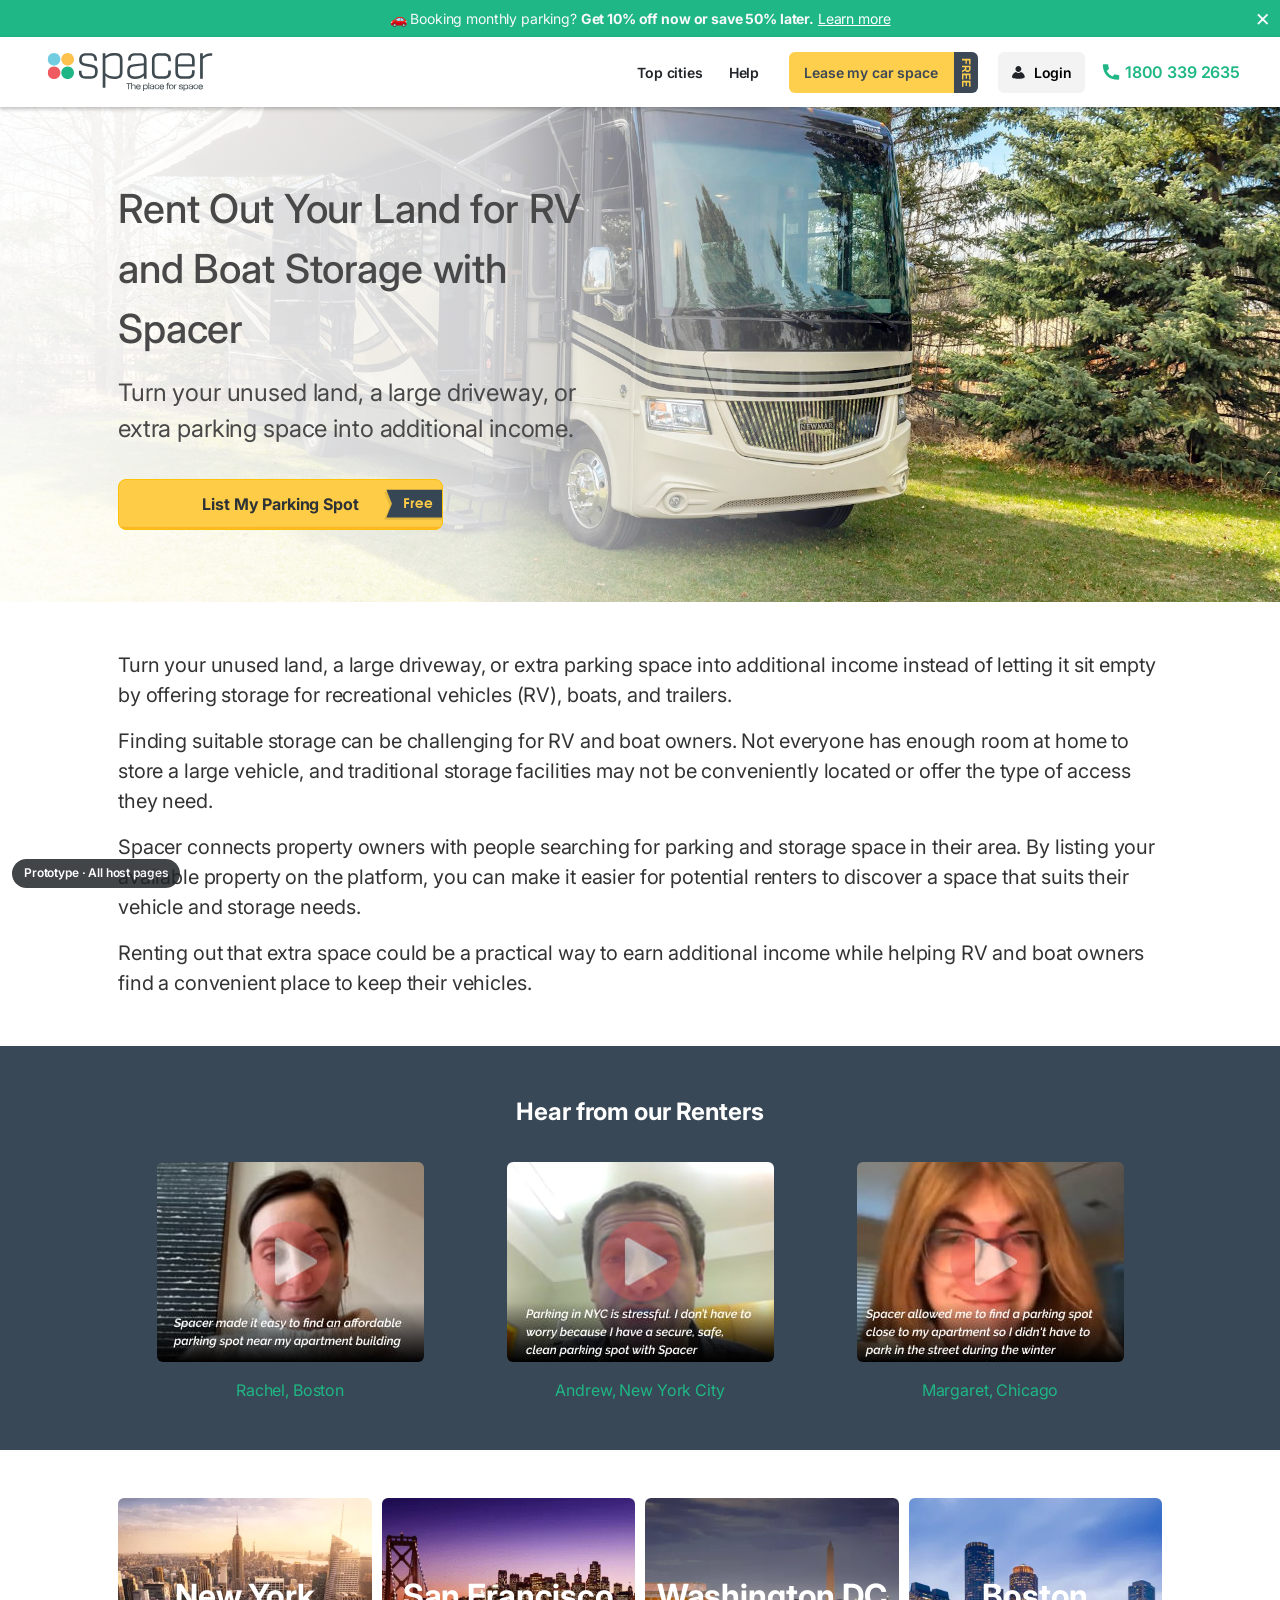
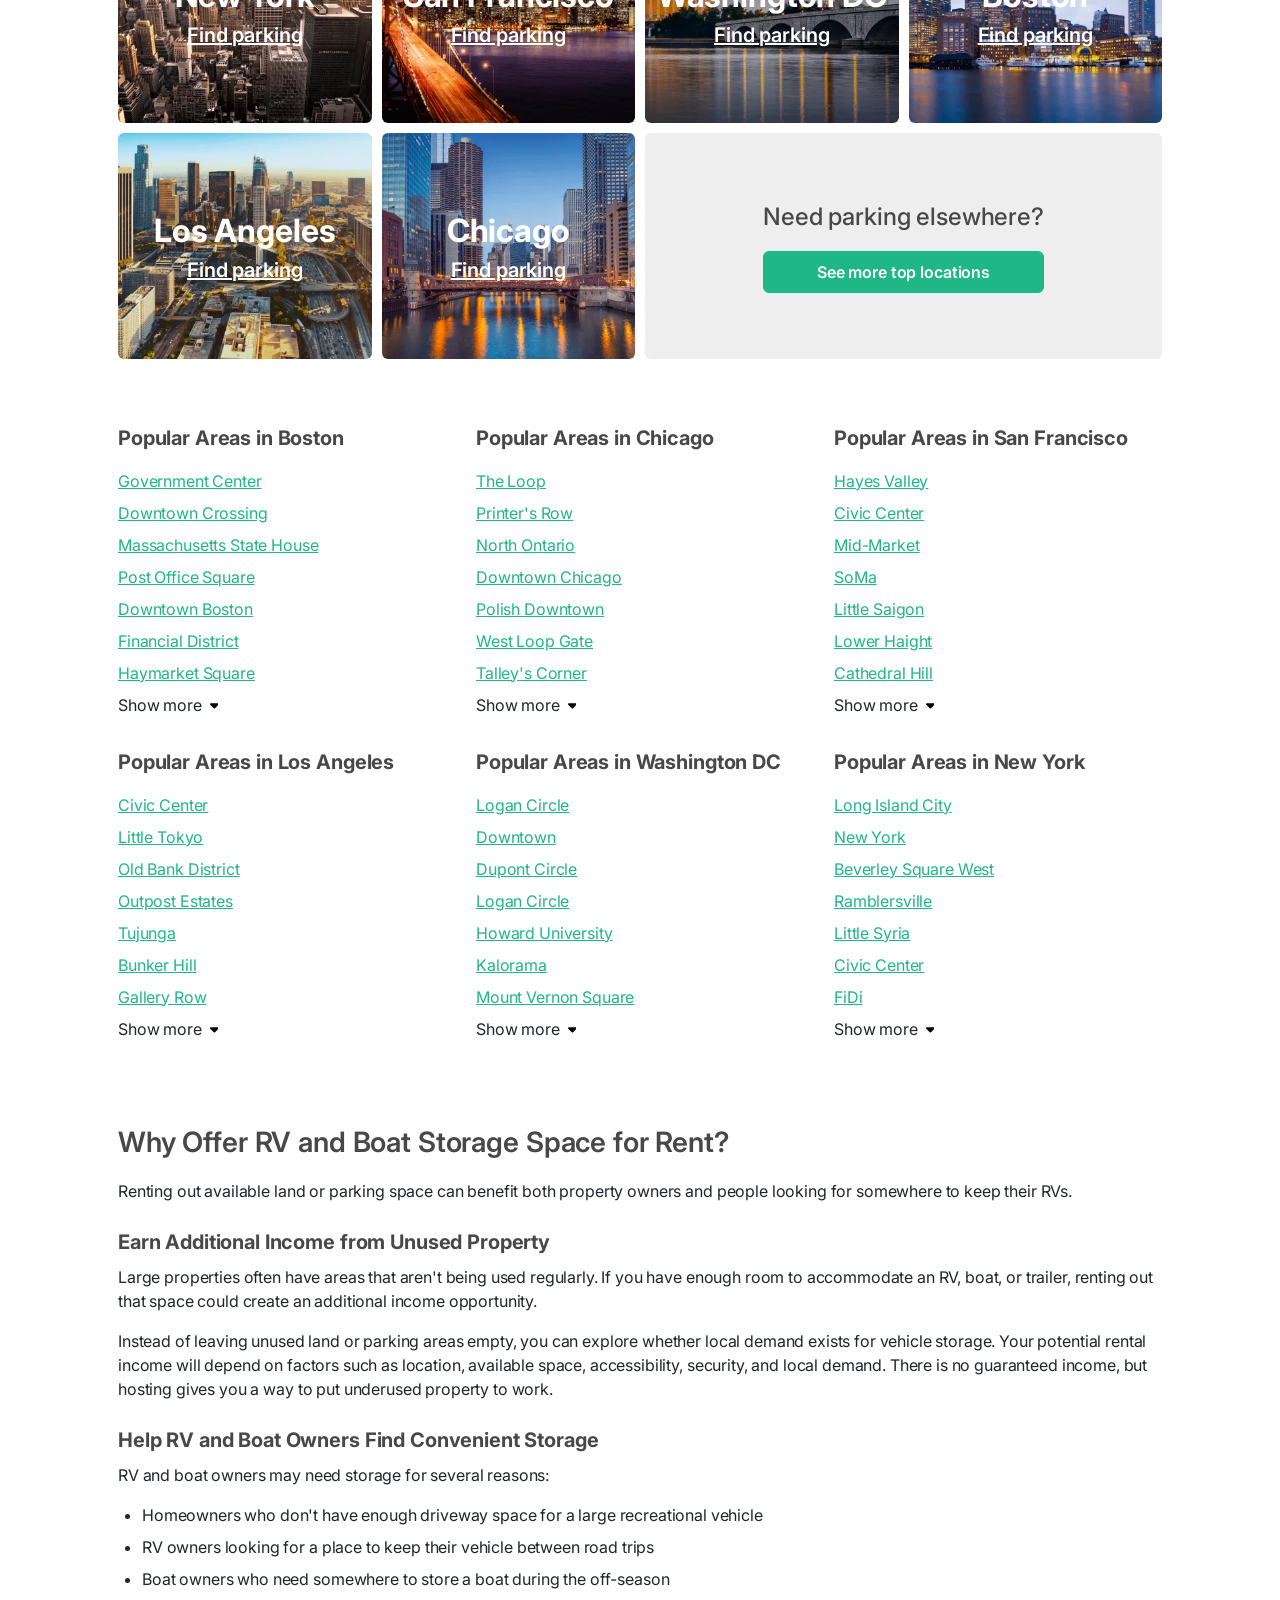
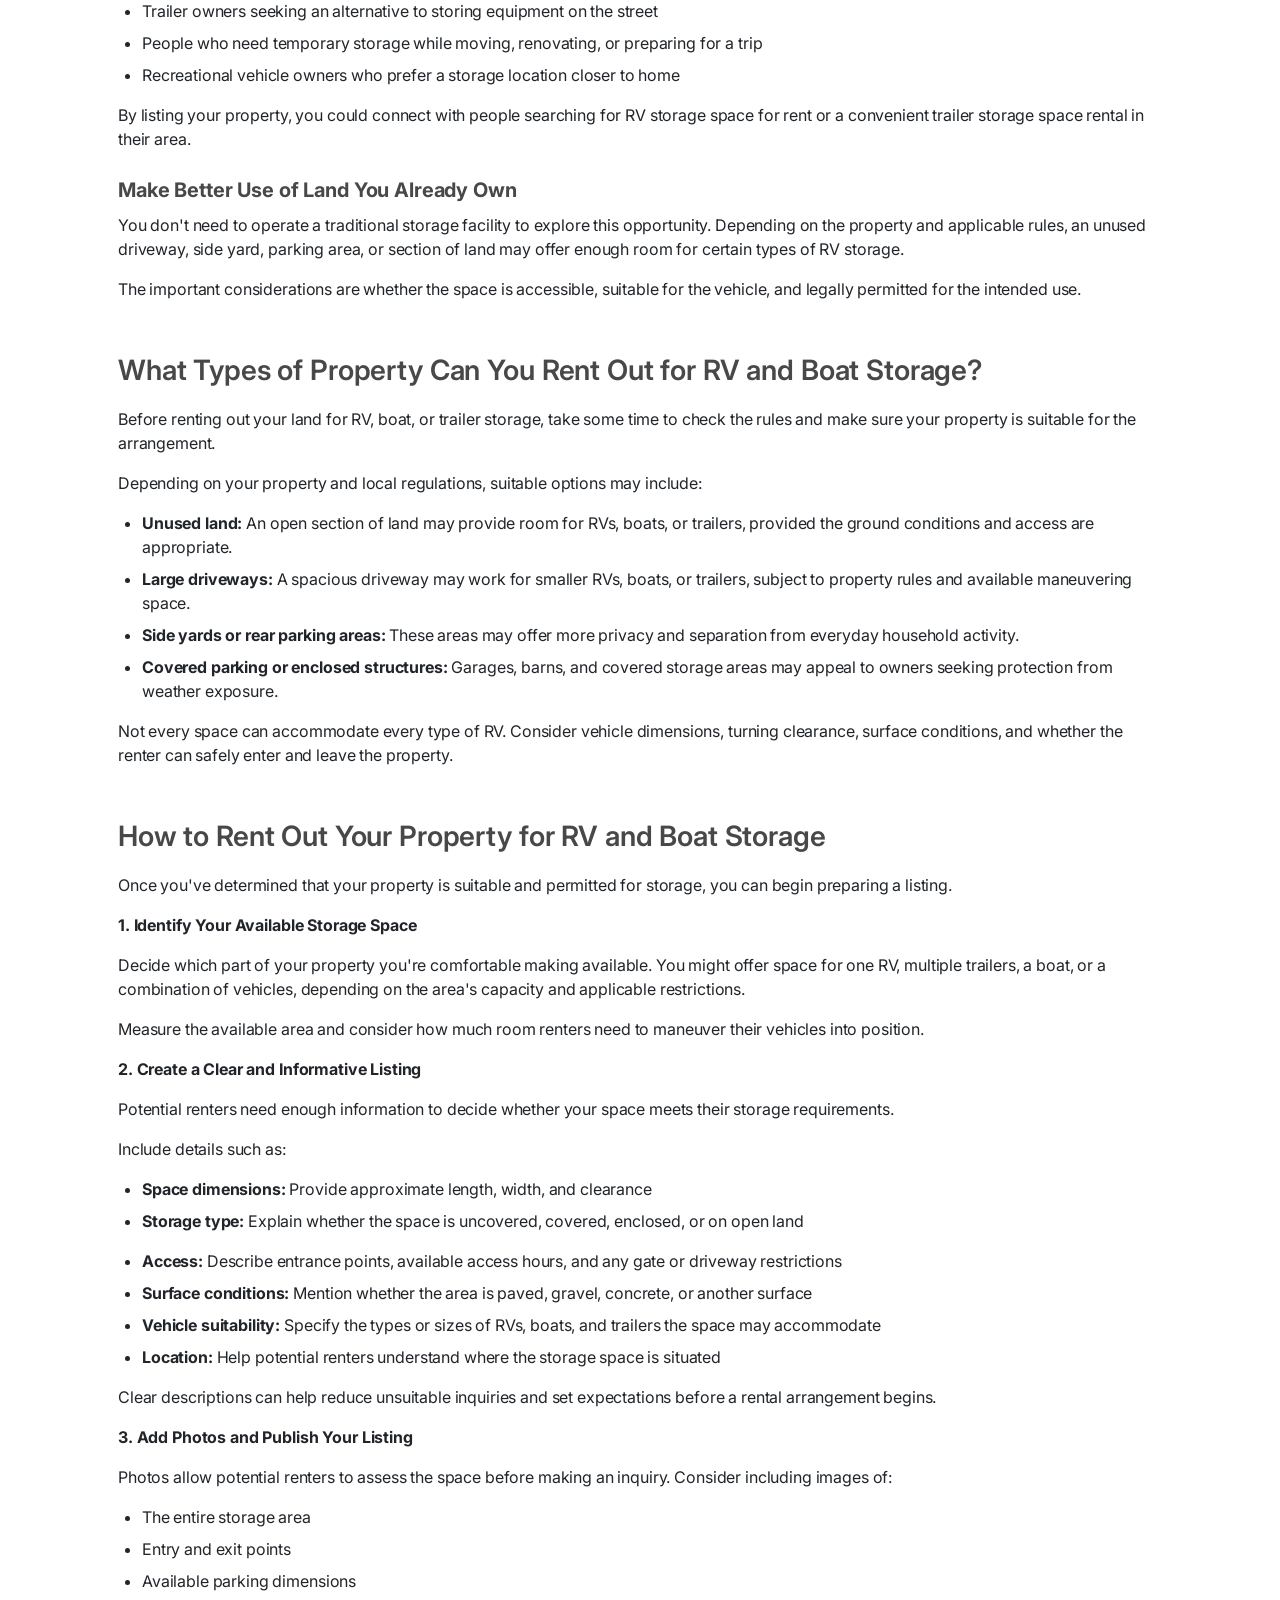
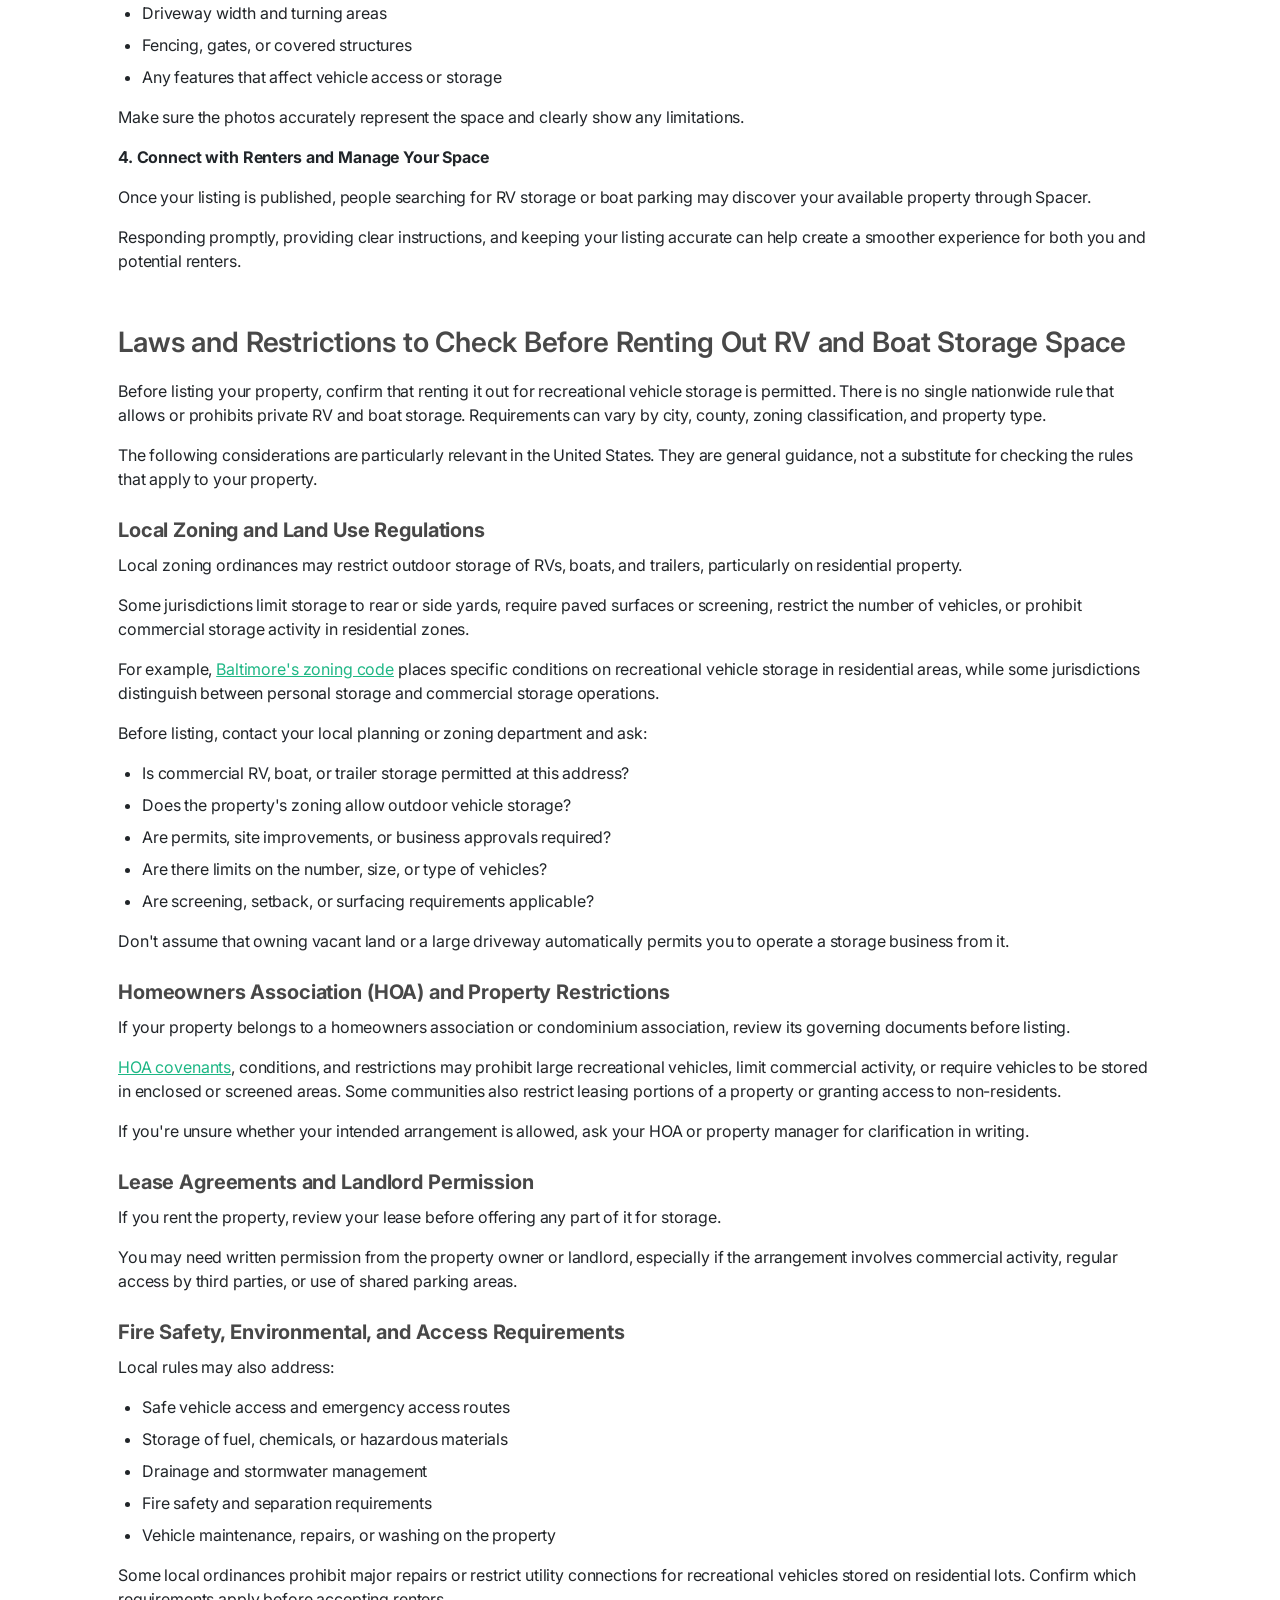
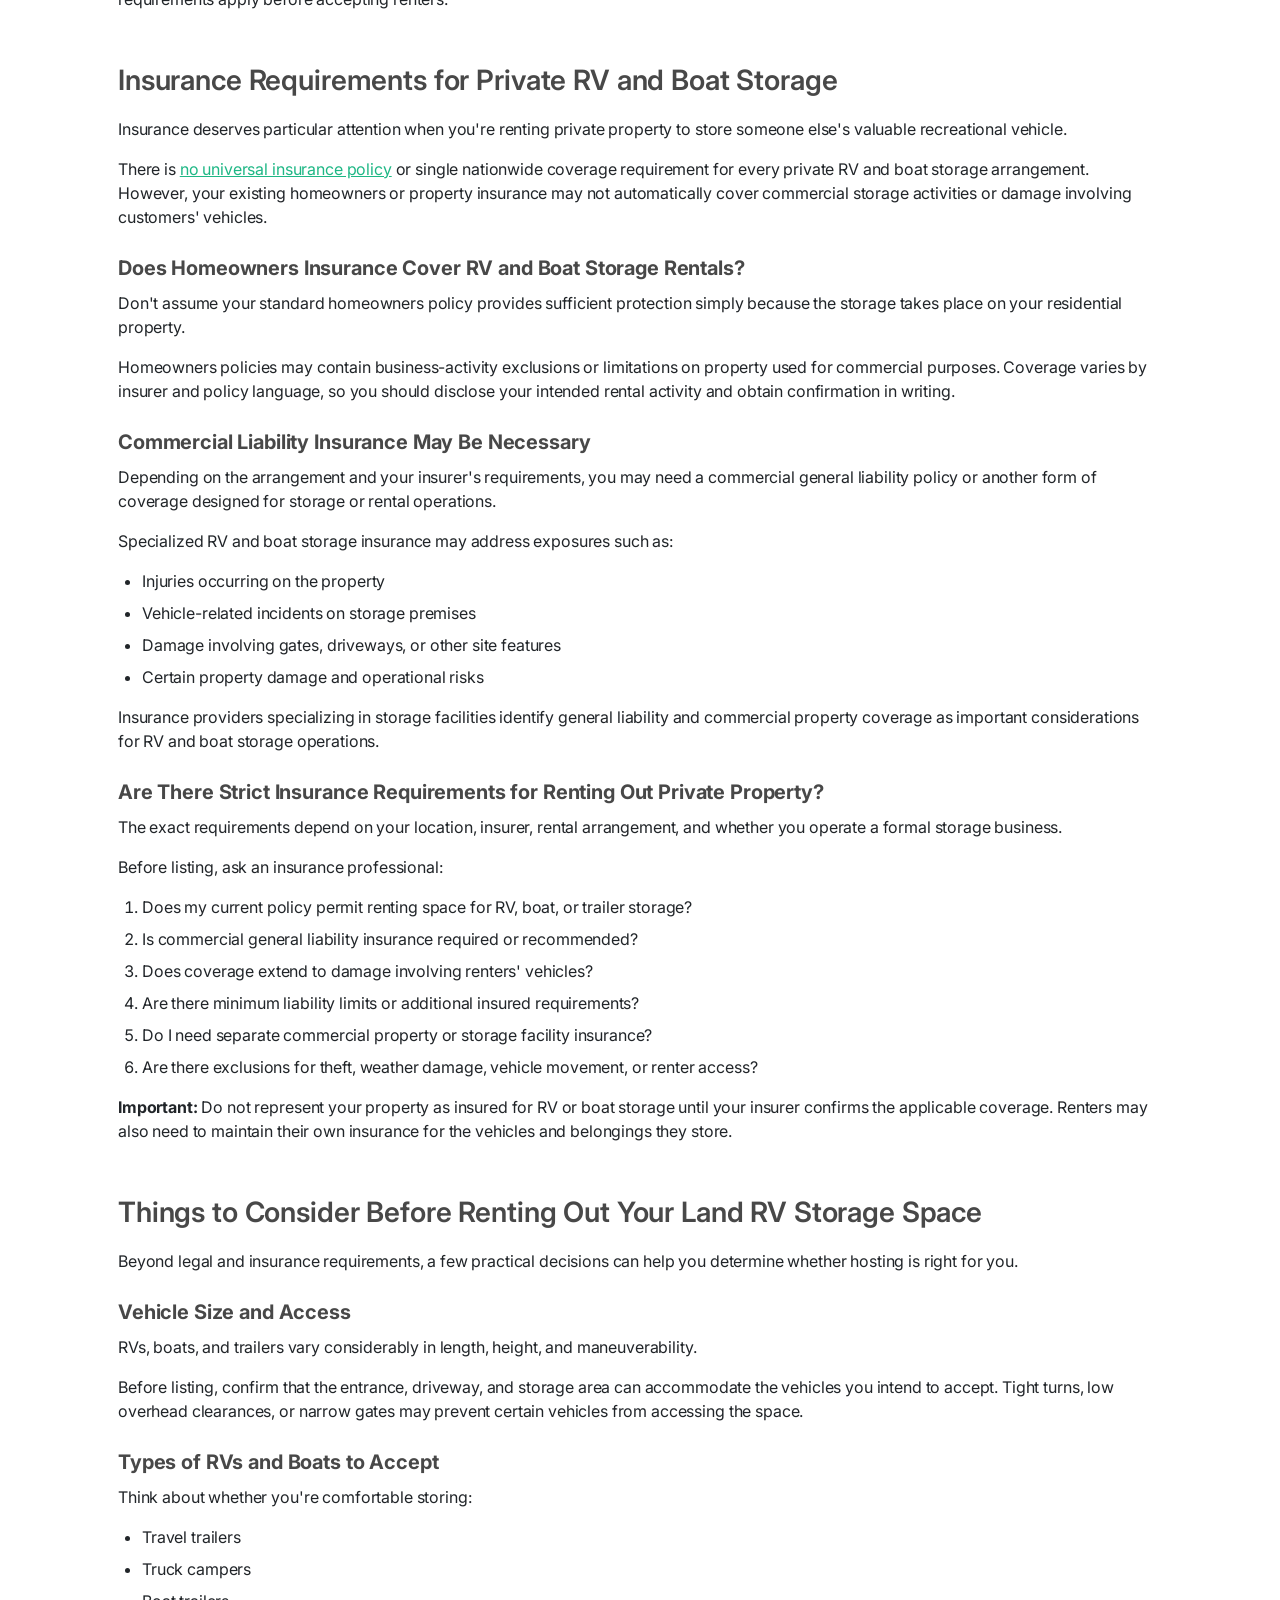
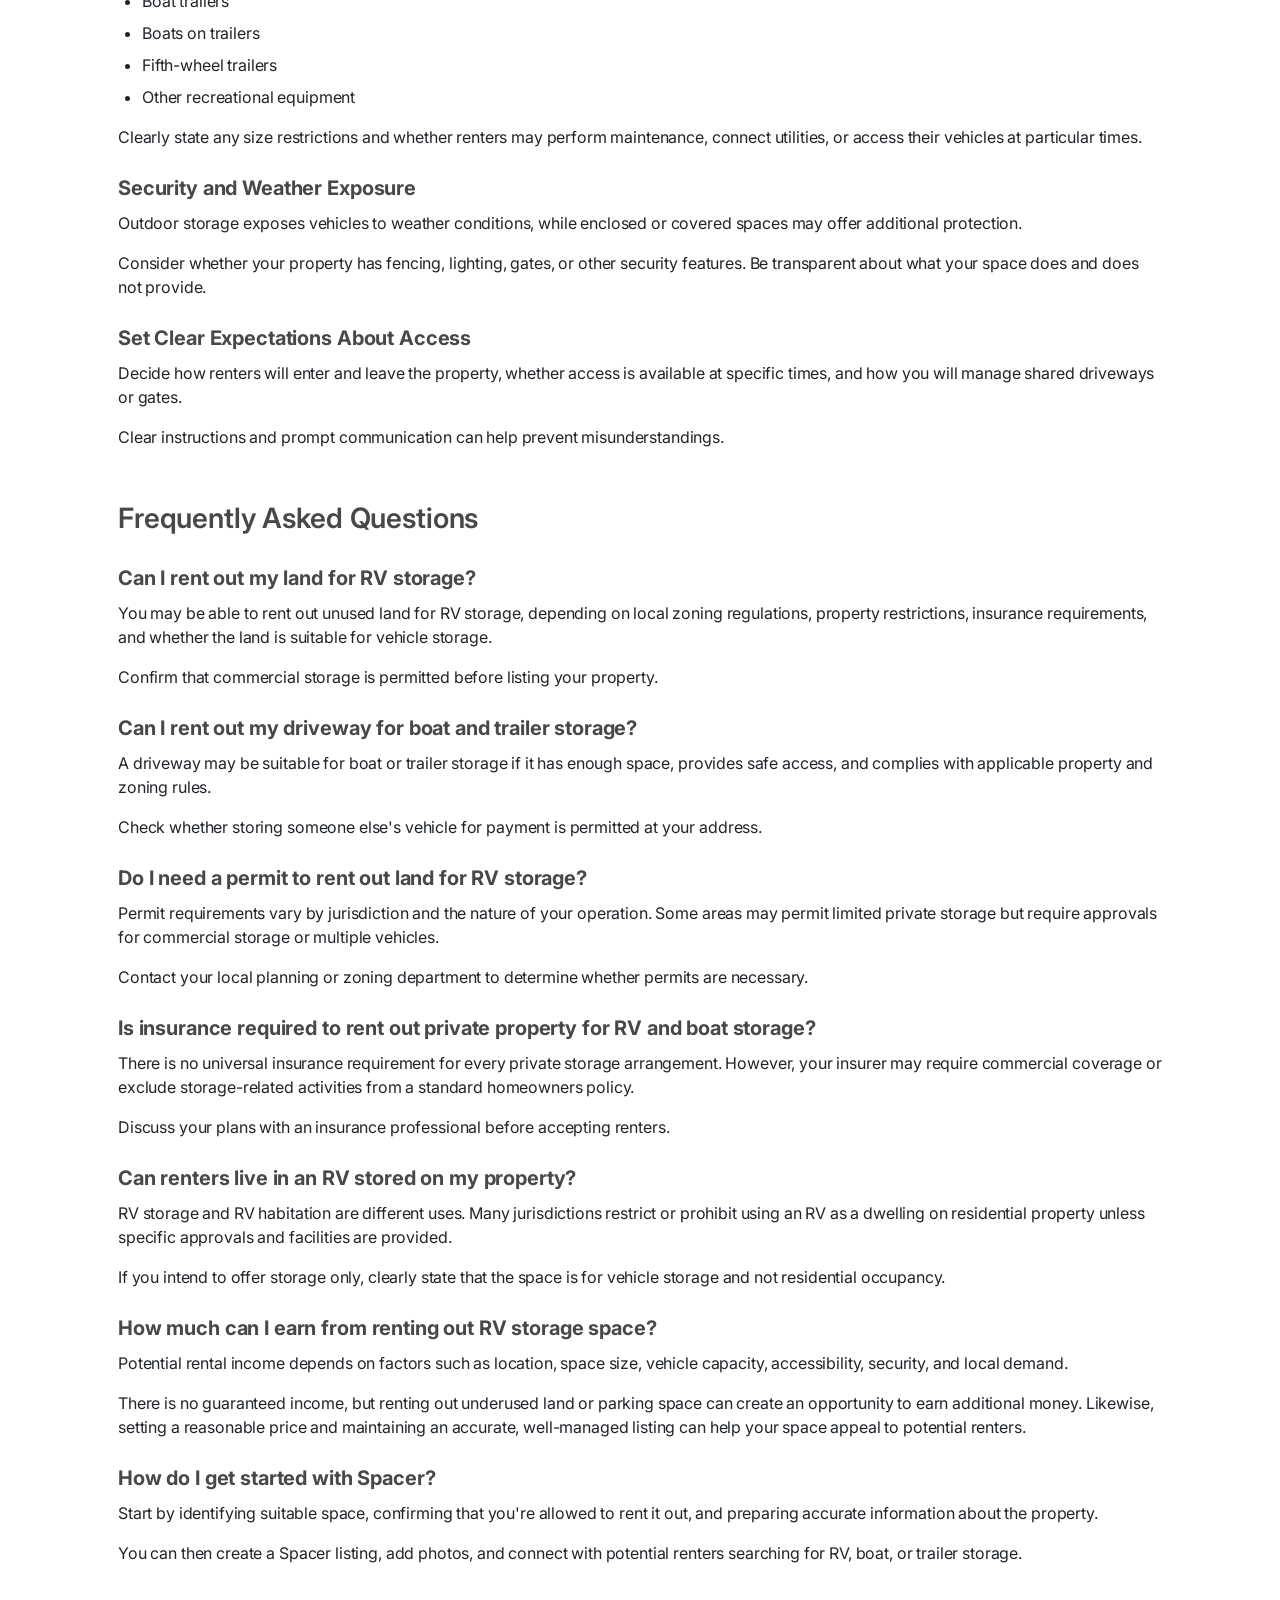
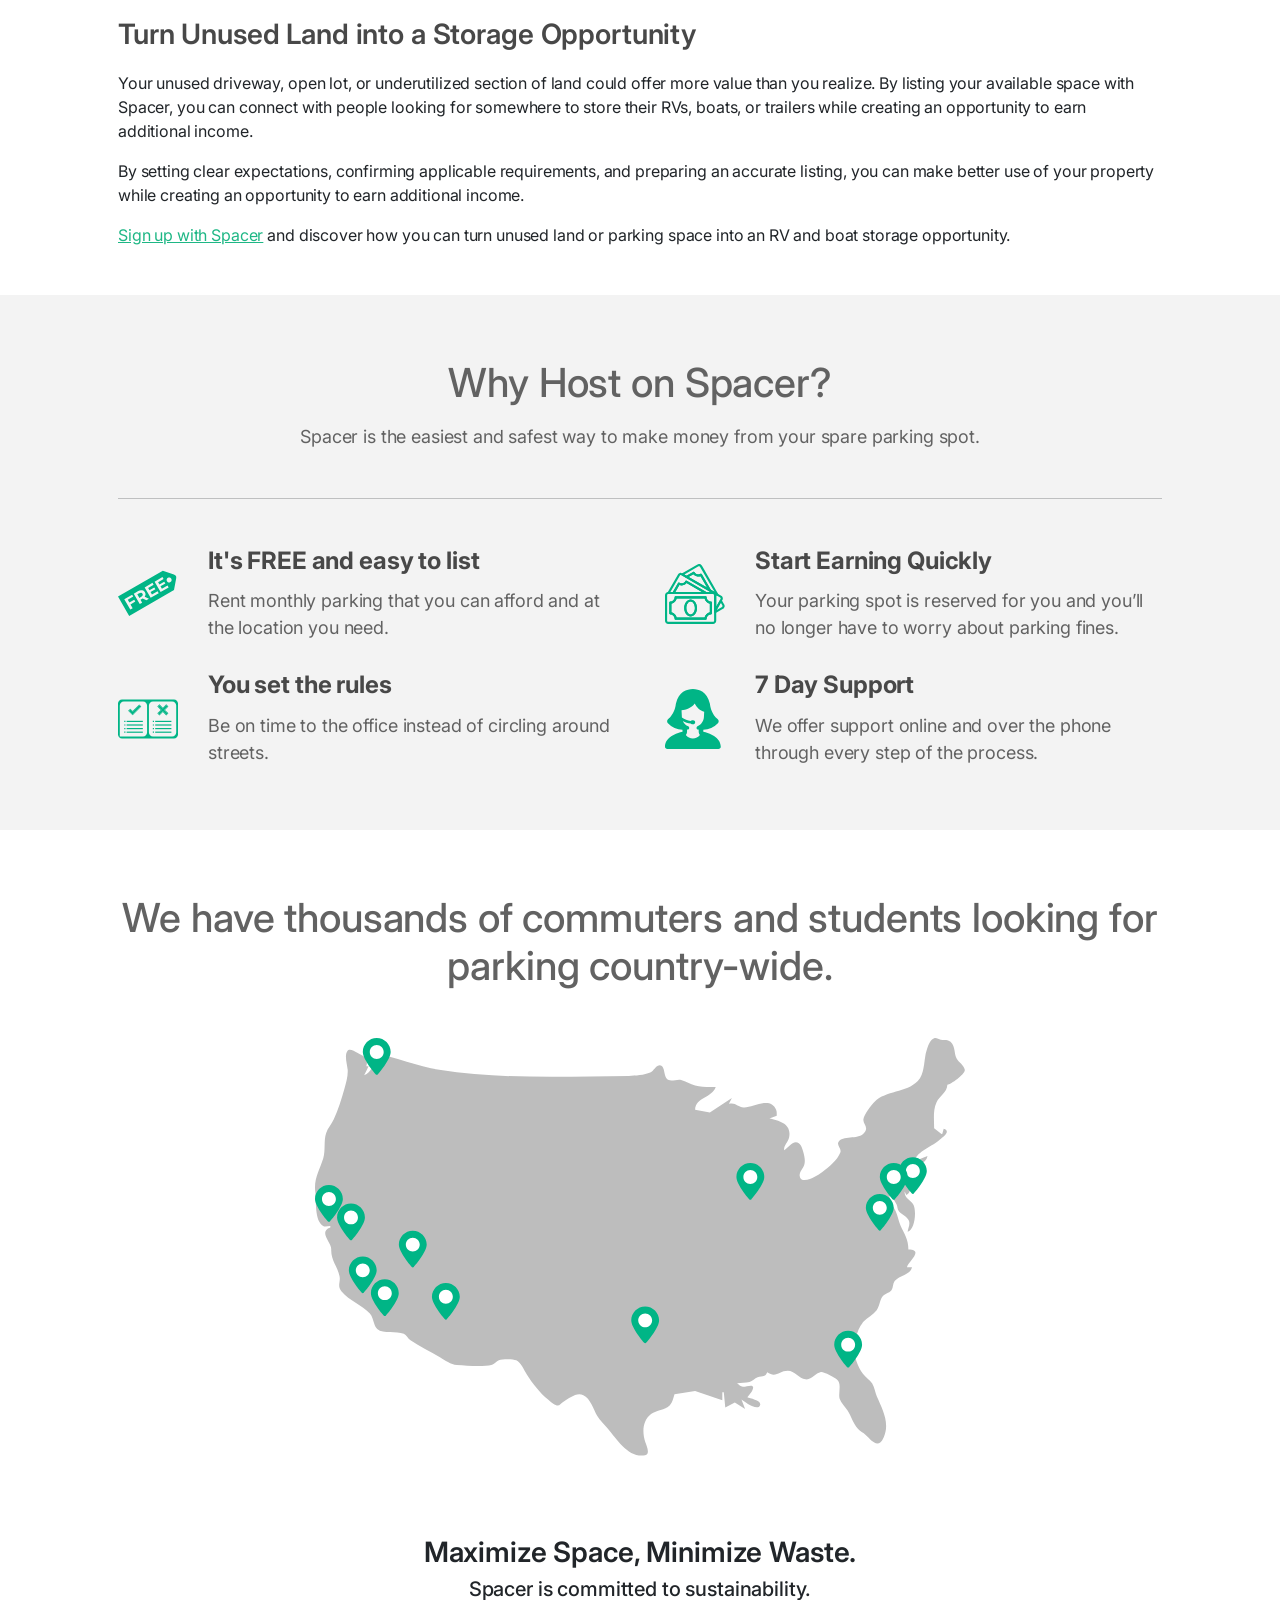
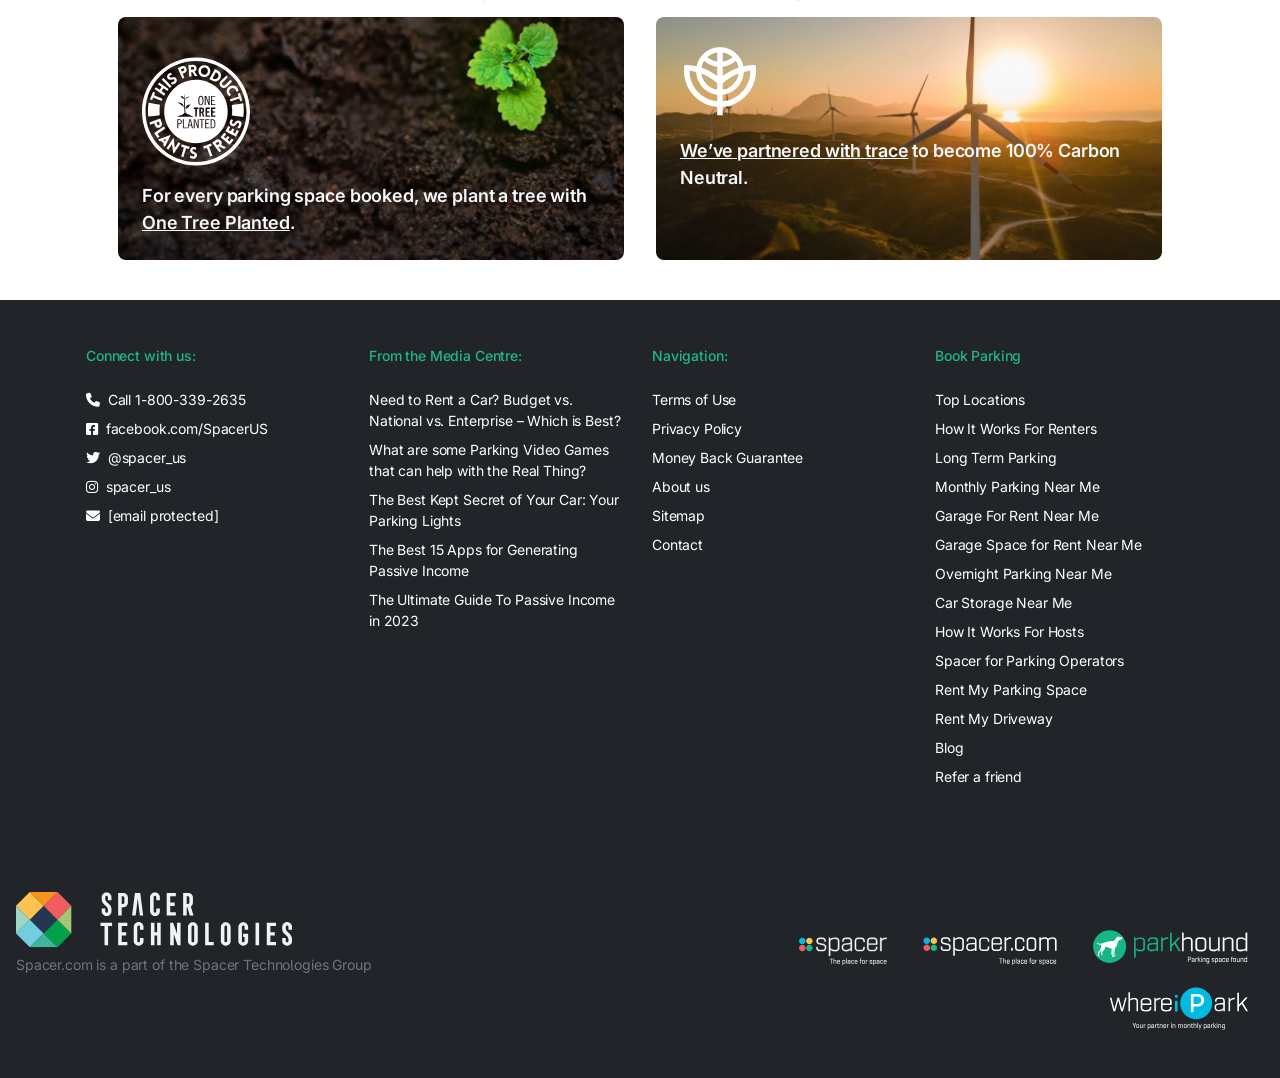
<file: spacer/rent-my-land-for-rv-and-boat-storage/index.html>
<!doctype html>
<html lang="en-US">
<head>
<meta charset="utf-8">
<meta name="viewport" content="width=device-width, initial-scale=1">
<title>Rent Out Your Land for RV and Boat Storage with Spacer | Spacer</title>
<meta name="description" content="Turn your unused land, a large driveway, or extra parking space into additional income instead of letting it sit empty by offering storage for...">
<meta name="robots" content="noindex, nofollow">
<!-- Production canonical. Prototype is noindex. -->
<link rel="canonical" href="https://www.spacer.com/rent-my-land-for-rv-and-boat-storage">
<meta property="og:url" content="https://www.spacer.com/rent-my-land-for-rv-and-boat-storage">
<meta property="og:title" content="Rent Out Your Land for RV and Boat Storage with Spacer | Spacer">
<meta property="og:description" content="Turn your unused land, a large driveway, or extra parking space into additional income instead of letting it sit empty by offering storage for...">
<link rel="preconnect" href="https://fonts.googleapis.com">
<link rel="preconnect" href="https://fonts.gstatic.com" crossorigin>
<link rel="stylesheet" href="https://fonts.googleapis.com/css2?family=Inter:wght@100;200;300;400;500;600;700;800;900&display=swap">
<link rel="stylesheet" href="../shared/spacerus.css">
<link rel="stylesheet" href="../shared/prototype.css">
<!-- FAQPage schema built from the doc FAQ. Optional for the production build. -->
<script type="application/ld+json">
{
  "@context": "https://schema.org",
  "@type": "FAQPage",
  "mainEntity": [
    {
      "@type": "Question",
      "name": "Can I rent out my land for RV storage?",
      "acceptedAnswer": {
        "@type": "Answer",
        "text": "You may be able to rent out unused land for RV storage, depending on local zoning regulations, property restrictions, insurance requirements, and whether the land is suitable for vehicle storage. Confirm that commercial storage is permitted before listing your property."
      }
    },
    {
      "@type": "Question",
      "name": "Can I rent out my driveway for boat and trailer storage?",
      "acceptedAnswer": {
        "@type": "Answer",
        "text": "A driveway may be suitable for boat or trailer storage if it has enough space, provides safe access, and complies with applicable property and zoning rules. Check whether storing someone else's vehicle for payment is permitted at your address."
      }
    },
    {
      "@type": "Question",
      "name": "Do I need a permit to rent out land for RV storage?",
      "acceptedAnswer": {
        "@type": "Answer",
        "text": "Permit requirements vary by jurisdiction and the nature of your operation. Some areas may permit limited private storage but require approvals for commercial storage or multiple vehicles. Contact your local planning or zoning department to determine whether permits are necessary."
      }
    },
    {
      "@type": "Question",
      "name": "Is insurance required to rent out private property for RV and boat storage?",
      "acceptedAnswer": {
        "@type": "Answer",
        "text": "There is no universal insurance requirement for every private storage arrangement. However, your insurer may require commercial coverage or exclude storage-related activities from a standard homeowners policy. Discuss your plans with an insurance professional before accepting renters."
      }
    },
    {
      "@type": "Question",
      "name": "Can renters live in an RV stored on my property?",
      "acceptedAnswer": {
        "@type": "Answer",
        "text": "RV storage and RV habitation are different uses. Many jurisdictions restrict or prohibit using an RV as a dwelling on residential property unless specific approvals and facilities are provided. If you intend to offer storage only, clearly state that the space is for vehicle storage and not residential occupancy."
      }
    },
    {
      "@type": "Question",
      "name": "How much can I earn from renting out RV storage space?",
      "acceptedAnswer": {
        "@type": "Answer",
        "text": "Potential rental income depends on factors such as location, space size, vehicle capacity, accessibility, security, and local demand. There is no guaranteed income, but renting out underused land or parking space can create an opportunity to earn additional money. Likewise, setting a reasonable price and maintaining an accurate, well-managed listing can help your space appeal to potential renters."
      }
    },
    {
      "@type": "Question",
      "name": "How do I get started with Spacer?",
      "acceptedAnswer": {
        "@type": "Answer",
        "text": "Start by identifying suitable space, confirming that you're allowed to rent it out, and preparing accurate information about the property. You can then create a Spacer listing, add photos, and connect with potential renters searching for RV, boat, or trailer storage."
      }
    }
  ]
}
</script>
</head>
<body class="spacerus_pages rent_my_driveway rent_my_land_for_rv_and_boat_storage">
<main id="full-page-content" class="page-wrapper">

      <div id="header_banner" class="bg-primary position-relative p-2" hidden>
      <div class="w-100 m-auto text-light">
        <div class="text-center">
  🚗  Booking monthly parking? <b>Get 10% off now or save 50% later.</b> <a href="#" data-bs-toggle="modal" style="color: #fff" data-bs-target="#exampleModal">Learn more</a>
</div>
<!-- Modal -->
<div class="modal fade" id="exampleModal" tabindex="-1" aria-labelledby="exampleModalLabel" aria-hidden="true">
  <div class="modal-dialog" style="margin: auto !important; margin-top: 28px !important;">
    <div class="modal-content">
      <div class="modal-body">
        <div class="d-flex">
          <button type="button" class="btn-close" data-bs-dismiss="modal" aria-label="Close"></button>
          <h6 class="modal-title text-center text-primary flex-grow-1" id="exampleModalLabel"><b>Save 10% Now or 50% Later</b></h6>
        </div>
        <hr style="color: #3C4855"/>
        <div class="text-black-primary text-left" style="font-size: 16px;">
          <p>
            Whether you’re a short-term or long-term parker, we've got discounts just for you!
          </p>
          <p>
            <b>For short-term parking or upfront savings</b>
            <ul>
              <li>Use the code <b>10NOW</b> at checkout and get 10% off your first month</li>
            </ul>
          </p>
          <p>
            <b>Planning to park for 5 months or more?</b>
            <ul>
              <li>Get 50% off your fifth month with code <b>50LATER</b></li>
            </ul>
          </p>
          <p>
            Your discount will apply even if you start at a later date. For example, book today to start in June and get a 10% discount with 10NOW or use 50LATER for a bigger 50% discount in September.
          </p>
          <p>
            <b>Offer extended.</b>
          </p>
        </div>
      </div>
    </div>
  </div>
</div>
      </div>
      <span role="button" class="text-light text-center fs-4 position-absolute lh-base" style="width: 36px; height: 36px; top: 0; right: 0; line-height: 33px;">×</span>
    </div>
<nav class="navbar navbar-expand-lg navbar-light justify-content-between  d-print-none">
  <div class="container-fluid">
    <a class="navbar-brand light-logo d-none hide-on-map-mobile" href="https://www.spacer.com/"><img alt="Spacer Logo" src="../shared/images/logo-spacerus-dark.svg" /></a>
    <a class="navbar-brand dark-logo hide-on-map-mobile my-3" href="https://www.spacer.com/"><img alt="Spacer Logo" src="../shared/images/logo-spacerus-dark.svg" /></a>
    <button id="nav-toggle" class="navbar-toggler" type="button" data-bs-toggle="collapse" data-bs-target="#navbarSupportedContent" aria-controls="navbarSupportedContent" aria-expanded="false" aria-label="Toggle navigation">
      <span class="navbar-toggler-icon"></span>
    </button>
    <div class="collapse navbar-collapse" id="navbarSupportedContent">
      <ul class="navbar-nav ms-auto navbar-light">
        <li class="nav-item nav-mb-cu">
          <div class="nav-mb-content my-3">
            <div class="">
              <a href="tel:1-800-339-2635" class="nav-link fs-5-5">
                <img class="icon-phone" src="../shared/images/icon_phone.svg" /> 1800 339 2635
              </a>
            </div>
            <div class="text-end">
                <a class="btn btn-user btn-light fw-semibold" href="https://www.spacer.com/users/sign_in">Login</a>
            </div>
          </div>
        </li>
        <li class="nav-item nav-mb-lease">
          <a class="btn btn-lease fs-6" href="https://www.spacer.com/hosts/signup">Lease my car space</a>
        </li>
        <li class="nav-item dropdown nav-cities">
          <div class="nav-content">
            <a href="#" class="nav-link dropdown-toggle" data-bs-toggle="dropdown" role="button" aria-expanded="false">Top cities</a>
            <div class="dropdown-menu p-0" role="menu">
              <ul>
                <li><a class="d-block link-secondary fs-6 fw-normal text-decoration-none px-3 py-2" href="https://www.spacer.com/parking-boston-ma-usa">Boston</a></li>
                <li><a class="d-block link-secondary fs-6 fw-normal text-decoration-none px-3 py-2" href="https://www.spacer.com/parking-chicago-il-usa">Chicago</a></li>
                <li><a class="d-block link-secondary fs-6 fw-normal text-decoration-none px-3 py-2" href="https://www.spacer.com/parking-los-angeles-ca-usa">Los Angeles</a></li>
                <li><a class="d-block link-secondary fs-6 fw-normal text-decoration-none px-3 py-2" href="https://www.spacer.com/parking-san-francisco-ca-usa">San Francisco</a></li>
                <li><a class="d-block link-secondary fs-6 fw-normal text-decoration-none px-3 py-2" href="https://www.spacer.com/parking-new-york-city-ny-usa">New York</a></li>
                <li><a class="d-block link-secondary fs-6 fw-normal text-decoration-none px-3 py-2" href="https://www.spacer.com/parking-san-diego-ca-usa">San Diego</a></li>
                <li><a class="d-block link-secondary fs-6 fw-normal text-decoration-none px-3 py-2" href="https://www.spacer.com/parking-seattle-wa-usa">Seattle</a></li>
                <li><a class="d-block link-secondary fs-6 fw-normal text-decoration-none px-3 py-2" href="https://www.spacer.com/parking-miami-fl-usa">Miami</a></li>
              </ul>
              <ul>
                <li><a class="d-block link-secondary fs-6 fw-normal text-decoration-none px-3 py-2" href="https://www.spacer.com/parking-philadelphia-pa-usa">Philadelphia</a></li>
                <li><a class="d-block link-secondary fs-6 fw-normal text-decoration-none px-3 py-2" href="https://www.spacer.com/parking-atlanta-ga-usa">Atlanta</a></li>
                <li><a class="d-block link-secondary fs-6 fw-normal text-decoration-none px-3 py-2" href="https://www.spacer.com/parking-austin-tx-usa">Austin</a></li>
                <li><a class="d-block link-secondary fs-6 fw-normal text-decoration-none px-3 py-2" href="https://www.spacer.com/parking-jersey-city-nj-usa">Jersey City</a></li>
                <li><a class="d-block link-secondary fs-6 fw-normal text-decoration-none px-3 py-2" href="https://www.spacer.com/parking-houston-tx-usa">Houston</a></li>
                <li><a class="d-block link-secondary fs-6 fw-normal text-decoration-none px-3 py-2" href="https://www.spacer.com/parking-denver-co-usa">Denver</a></li>
                <li><a class="d-block link-secondary fs-6 fw-normal text-decoration-none px-3 py-2" href="https://www.spacer.com/parking-san-jose-ca-usa">San Jose</a></li>
                <li><a class="d-block link-secondary fs-6 fw-normal text-decoration-none px-3 py-2" href="https://www.spacer.com/parking-washington-dc-usa">Washington DC</a></li>
              </ul>
            </div>
          </div>
        </li>
        <li class="nav-item dropdown nav-help">
          <div class="nav-content">
            <a href="#" class="nav-link dropdown-toggle" data-bs-toggle="dropdown" role="button" aria-expanded="false">Help</a>
            <div class="dropdown-menu p-0" role="menu">
              <a class="d-block link-secondary fs-6 fw-normal text-decoration-none px-3 py-2 border-bottom" href="https://www.spacer.com/how-it-works">How it works »</a>
              <a class="d-block link-secondary fs-6 fw-normal text-decoration-none px-3 py-2 border-bottom" href="https://www.spacer.com/faq">Visit Help Centre »</a>
              <span class="d-block link-secondary fs-6 fw-semibold text-decoration-none px-3 py-2 mt-1">Common FAQ's</span>
              <a class="d-block link-secondary fs-6 fw-normal text-decoration-none px-3 py-2" href="https://www.spacer.com/faq#renter-faq-3">How do I know my vehicle is safe? Is the parking spot locked up?</a>
              <a class="d-block link-secondary fs-6 fw-normal text-decoration-none px-3 py-2" href="https://www.spacer.com/faq#renter-faq-1">What is Spacer?</a>
              <a class="d-block link-secondary fs-6 fw-normal text-decoration-none px-3 py-2" href="https://www.spacer.com/faq#renter-faq-2">How much can I save?</a>
              <a class="d-block link-secondary fs-6 fw-normal text-decoration-none px-3 py-2 border-top" href="https://www.spacer.com/terms-conditions">View our Terms and Conditions</a>
            </div>
          </div>
        </li>
        <li class="nav-item nav-lease">
          <div class="nav-content">
            <a class="btn btn-lease fs-6" href="https://www.spacer.com/hosts/signup">Lease my car space</a>
          </div>
        </li>
          <li class="nav-item nav-login">
    <div class="nav-content">
      <a class="btn btn-user btn-light fw-semibold" href="https://www.spacer.com/users/sign_in">Login</a>
    </div>
  </li>
        <li class="nav-item nav-call ps-2">
          <div class="nav-content">
            <a href="tel:1-800-339-2635" class="nav-link fs-5-5">
              <img class="icon-phone" alt="" src="../shared/images/icon_phone.svg" /> 1800 339 2635
            </a>
          </div>
        </li>
        <li class="nav-item btn-back">
          <a class="btn btn-light fw-semibold fs-6">Back</a>
        </li>
      </ul>
    </div>
  </div>
</nav>
<div class="header-wrap d-print-none" id="header-wrap">
  <div class="container-lg">
  </div>
</div>
      <div class="sec-hero">
  <div class="container px-4 px-md-5 py-4">
    <div class="sec-content py-5 mx-auto">
      <div>
        <h1 class="fs-1 fw-medium text-landing-title lh-base mb-3">Rent Out Your Land for RV and Boat Storage with Spacer</h1>
        <p class="fs-4 text-landing-title mb-4">Turn your unused land, a large driveway, or extra parking space into additional income.</p>
        <a href="https://www.spacer.com/rent-out-my-space" class="btn btn-warning btn-lease-spot fw-bold mt-2">List My Parking Spot</a>
      </div>
      <div class="align-self-center">
      </div>
    </div>
  </div>
</div>
<div class="sec-details">
  <div class="container px-4 px-md-5">
    <div class="sec-content py-5 mx-auto">
<p class="fs-5 lh-base mb-3" style="color: #333333;">Turn your unused land, a large driveway, or extra parking space into additional income instead of letting it sit empty by offering storage for recreational vehicles (RV), boats, and trailers.</p>
<p class="fs-5 lh-base mb-3" style="color: #333333;">Finding suitable storage can be challenging for RV and boat owners. Not everyone has enough room at home to store a large vehicle, and traditional storage facilities may not be conveniently located or offer the type of access they need.</p>
<p class="fs-5 lh-base mb-3" style="color: #333333;">Spacer connects property owners with people searching for parking and storage space in their area. By listing your available property on the platform, you can make it easier for potential renters to discover a space that suits their vehicle and storage needs.</p>
<p class="fs-5 lh-base mb-0" style="color: #333333;">Renting out that extra space could be a practical way to earn additional income while helping RV and boat owners find a convenient place to keep their vehicles.</p>
</div>
  </div>
</div>
<div class="sec-renter-feedbacks bg-grey-1">
  <div class="container pt-5">
    <label class="title-renters d-block fs-4 fw-bold text-center text-white lh-base">Hear from our Renters</label>
    <div class="sec-content mx-auto pt-4 pb-5 mt-2">
      <div class="text-center">
        <div role="button">
          <img data-video="https://www.youtube.com/embed/Vql8TMT7lkc?controls=0&amp;modestbranding=1&amp;rel=0&amp;loop=1&amp;autoplay=1" class="rounded feedbacks-tile" alt="Rachel, Boston" loading="lazy" src="../shared/images/testimonial-rachel.png" />
        </div>
        <label class="text-primary fs-5-5 mt-3">Rachel, Boston</label>
      </div>
      <div class="text-center">
        <div role="button">
          <img data-video="https://www.youtube.com/embed/I4Ub5joSOYs?controls=0&amp;modestbranding=1&amp;rel=0&amp;loop=1&amp;autoplay=1" class="rounded feedbacks-tile" alt="Andrew, New York City" loading="lazy" src="../shared/images/testimonial-andrew.png" />
        </div>
        <label class="text-primary fs-5-5 mt-3">Andrew, New York City</label>
      </div>
      <div class="text-center">
        <div role="button">
          <img data-video="https://www.youtube.com/embed/4quIBqjX-iQ?controls=0&amp;modestbranding=1&amp;rel=0&amp;loop=1&amp;autoplay=1" class="rounded feedbacks-tile" alt="Margaret, Chicago" loading="lazy" src="../shared/images/testimonial-margaret.png" />
        </div>
        <label class="text-primary fs-5-5 mt-3">Margaret, Chicago</label>
      </div>
    </div>
  </div>
</div>
<div class="sec-landing-list">
  <div class="container px-4 px-md-5">
    <div class="sec-content py-5 mx-auto">
      <div class="list-city">
        <img class="rounded w-100" alt="New York" loading="lazy" src="../shared/images/city-newyork.webp" />
        <div class="text-wrapper">
          <a href="https://www.spacer.com/parking-new-york-city-ny-usa" title="New York" class="fs-2 fw-bold text-white text-center text-decoration-none">
            New York <span class="d-block fs-5 fw-semibold text-decoration-underline">Find parking</span>
          </a>
        </div>
      </div>
      <div class="list-city">
        <img class="rounded w-100" alt="San Francisco" loading="lazy" src="../shared/images/city-sanfrancisco.webp" />
        <div class="text-wrapper">
          <a href="https://www.spacer.com/parking-san-francisco-ca-usa" title="San Francisco" class="fs-2 fw-bold text-white text-center text-decoration-none">
            San Francisco <span class="d-block fs-5 fw-semibold text-decoration-underline">Find parking</span>
          </a>
        </div>
      </div>
      <div class="list-city">
        <img class="rounded w-100" alt="Washington DC" loading="lazy" src="../shared/images/city-washingtondc.webp" />
        <div class="text-wrapper">
          <a href="https://www.spacer.com/parking-washington-dc-usa" title="Washington DC" class="fs-2 fw-bold text-white text-center text-decoration-none">
            Washington DC <span class="d-block fs-5 fw-semibold text-decoration-underline">Find parking</span>
          </a>
        </div>
      </div>
      <div class="list-city">
        <img class="rounded w-100" alt="Boston" loading="lazy" src="../shared/images/city-boston.webp" />
        <div class="text-wrapper">
          <a href="https://www.spacer.com/parking-boston-ma-usa" title="Boston" class="fs-2 fw-bold text-white text-center text-decoration-none">
            Boston <span class="d-block fs-5 fw-semibold text-decoration-underline">Find parking</span>
          </a>
        </div>
      </div>
      <div class="list-city">
        <img class="rounded w-100" alt="Los Angeles" loading="lazy" src="../shared/images/city-losangeles.webp" />
        <div class="text-wrapper">
          <a href="https://www.spacer.com/parking-los-angeles-ca-usa" title="Los Angeles" class="fs-2 fw-bold text-white text-center text-decoration-none">
            Los Angeles <span class="d-block fs-5 fw-semibold text-decoration-underline">Find parking</span>
          </a>
        </div>
      </div>
      <div class="list-city">
        <img class="rounded w-100" alt="Chicago" loading="lazy" src="../shared/images/city-chicago.webp" />
        <div class="text-wrapper">
          <a href="https://www.spacer.com/parking-chicago-il-usa" title="Chicago" class="fs-2 fw-bold text-white text-center text-decoration-none">
            Chicago <span class="d-block fs-5 fw-semibold text-decoration-underline">Find parking</span>
          </a>
        </div>
      </div>
      <div class="list-city-more d-flex rounded py-lg-0 py-5">
        <div class="mx-auto text-center align-self-center">
          <h3 class="mb-3 fs-4 lh-base text-landing-title">Need parking elsewhere?</h3>
          <a href="#" class="btn btn-primary fs-5-5 fw-medium d-block py-2">See more top locations</a>
        </div>
      </div>
    </div>
  </div>
</div>
<div class="sec-srp">
  <div class="container px-4 px-md-5">
    <div class="sec-content py-3 mx-auto">
      <div>
        <h4 class="mb-3 fs-5 fw-bold lh-base text-landing-title">Popular Areas in Boston</h4>
        <div class="list-link show-less" >
            <div class="mb-2 link-item ">
              <a title="Government Center" class="fs-5-5 lh-base" target="_blank" href="https://www.spacer.com/parking-government-center-boston-ma-usa">Government Center</a>
            </div>
            <div class="mb-2 link-item ">
              <a title="Downtown Crossing" class="fs-5-5 lh-base" target="_blank" href="https://www.spacer.com/parking-downtown-crossing-boston-ma-usa">Downtown Crossing</a>
            </div>
            <div class="mb-2 link-item ">
              <a title="Massachusetts State House" class="fs-5-5 lh-base" target="_blank" href="https://www.spacer.com/parking-massachusetts-state-house-boston-ma-usa">Massachusetts State House</a>
            </div>
            <div class="mb-2 link-item ">
              <a title="Post Office Square" class="fs-5-5 lh-base" target="_blank" href="https://www.spacer.com/parking-post-office-square-boston-ma-usa">Post Office Square</a>
            </div>
            <div class="mb-2 link-item ">
              <a title="Downtown Boston" class="fs-5-5 lh-base" target="_blank" href="https://www.spacer.com/parking-downtown-boston-boston-ma-usa">Downtown Boston</a>
            </div>
            <div class="mb-2 link-item ">
              <a title="Financial District" class="fs-5-5 lh-base" target="_blank" href="https://www.spacer.com/parking-financial-district-boston-ma-usa">Financial District</a>
            </div>
            <div class="mb-2 link-item ">
              <a title="Haymarket Square" class="fs-5-5 lh-base" target="_blank" href="https://www.spacer.com/parking-haymarket-square-boston-ma-usa">Haymarket Square</a>
            </div>
            <div class="mb-2 link-item link-item-hidden">
              <a title="Fort Hill Square" class="fs-5-5 lh-base" target="_blank" href="https://www.spacer.com/parking-fort-hill-square-boston-ma-usa">Fort Hill Square</a>
            </div>
            <div class="mb-2 link-item link-item-hidden">
              <a title="Bulfinch Triangle" class="fs-5-5 lh-base" target="_blank" href="https://www.spacer.com/parking-bulfinch-triangle-boston-ma-usa">Bulfinch Triangle</a>
            </div>
            <div class="mb-2 link-item link-item-hidden">
              <a title="Louisburg Square" class="fs-5-5 lh-base" target="_blank" href="https://www.spacer.com/parking-louisburg-square-boston-ma-usa">Louisburg Square</a>
            </div>
            <div class="mb-2 link-item link-item-hidden">
              <a title="Waterfront" class="fs-5-5 lh-base" target="_blank" href="https://www.spacer.com/parking-waterfront-boston-ma-usa">Waterfront</a>
            </div>
            <div class="mb-2 link-item link-item-hidden">
              <a title="Hanover Street" class="fs-5-5 lh-base" target="_blank" href="https://www.spacer.com/parking-hanover-street-boston-ma-usa">Hanover Street</a>
            </div>
            <div class="mb-2 link-item link-item-hidden">
              <a title="Massachusetts General Hospital" class="fs-5-5 lh-base" target="_blank" href="https://www.spacer.com/parking-massachusetts-general-hospital-boston-ma-usa">Massachusetts General Hospital</a>
            </div>
            <div class="mb-2 link-item link-item-hidden">
              <a title="South Station" class="fs-5-5 lh-base" target="_blank" href="https://www.spacer.com/parking-south-station-boston-ma-usa">South Station</a>
            </div>
            <div class="mb-2 link-item link-item-hidden">
              <a title="Boston Theater District" class="fs-5-5 lh-base" target="_blank" href="https://www.spacer.com/parking-boston-theater-district-boston-ma-usa">Boston Theater District</a>
            </div>
            <div class="mb-2 link-item link-item-hidden">
              <a title="Beacon Hill " class="fs-5-5 lh-base" target="_blank" href="https://www.spacer.com/parking-beacon-hill-ma-usa">Beacon Hill </a>
            </div>
            <div class="mb-2 link-item link-item-hidden">
              <a title="Beacon Hill" class="fs-5-5 lh-base" target="_blank" href="https://www.spacer.com/parking-beacon-hill-boston-ma-usa">Beacon Hill</a>
            </div>
            <div class="mb-2 link-item link-item-hidden">
              <a title="West End" class="fs-5-5 lh-base" target="_blank" href="https://www.spacer.com/parking-west-end-boston-ma-usa">West End</a>
            </div>
            <div class="mb-2 link-item link-item-hidden">
              <a title="North End" class="fs-5-5 lh-base" target="_blank" href="https://www.spacer.com/parking-north-end-boston-ma-usa">North End</a>
            </div>
            <div class="mb-2 link-item link-item-hidden">
              <a title="West End" class="fs-5-5 lh-base" target="_blank" href="https://www.spacer.com/parking-west-end-ma-usa">West End</a>
            </div>
            <div class="mb-2 link-item link-item-hidden">
              <a title="Ladder District" class="fs-5-5 lh-base" target="_blank" href="https://www.spacer.com/parking-ladder-district-boston-ma-usa">Ladder District</a>
            </div>
            <div class="mb-2 link-item link-item-hidden">
              <a title="Leather District" class="fs-5-5 lh-base" target="_blank" href="https://www.spacer.com/parking-leather-district-boston-ma-usa">Leather District</a>
            </div>
            <div class="mb-2 link-item link-item-hidden">
              <a title="TD Garden" class="fs-5-5 lh-base" target="_blank" href="https://www.spacer.com/parking-td-garden-boston-ma-usa">TD Garden</a>
            </div>
            <div class="mb-2 link-item link-item-hidden">
              <a title="Charles Street" class="fs-5-5 lh-base" target="_blank" href="https://www.spacer.com/parking-charles-street-boston-ma-usa">Charles Street</a>
            </div>
            <div class="mb-2 link-item link-item-hidden">
              <a title="Chinatown" class="fs-5-5 lh-base" target="_blank" href="https://www.spacer.com/parking-chinatown-boston-ma-usa">Chinatown</a>
            </div>
            <div class="mb-2 link-item link-item-hidden">
              <a title="North Station" class="fs-5-5 lh-base" target="_blank" href="https://www.spacer.com/parking-north-station-boston-ma-usa">North Station</a>
            </div>
            <div class="mb-2 link-item link-item-hidden">
              <a title="South Cove" class="fs-5-5 lh-base" target="_blank" href="https://www.spacer.com/parking-south-cove-boston-ma-usa">South Cove</a>
            </div>
            <div class="mb-2 link-item link-item-hidden">
              <a title="Bay Village" class="fs-5-5 lh-base" target="_blank" href="https://www.spacer.com/parking-bay-village-boston-ma-usa">Bay Village</a>
            </div>
            <div class="mb-2 link-item link-item-hidden">
              <a title="Fort Point" class="fs-5-5 lh-base" target="_blank" href="https://www.spacer.com/parking-fort-point-boston-ma-usa">Fort Point</a>
            </div>
            <div class="mb-2 link-item link-item-hidden">
              <a title="Bay State College" class="fs-5-5 lh-base" target="_blank" href="https://www.spacer.com/parking-bay-state-college-ma-usa">Bay State College</a>
            </div>
            <div class="mb-2 link-item link-item-hidden">
              <a title="Sumner Tunnel" class="fs-5-5 lh-base" target="_blank" href="https://www.spacer.com/parking-sumner-tunnel-boston-ma-usa">Sumner Tunnel</a>
            </div>
            <div class="mb-2 link-item link-item-hidden">
              <a title="City Square" class="fs-5-5 lh-base" target="_blank" href="https://www.spacer.com/parking-city-square-boston-ma-usa">City Square</a>
            </div>
            <div class="mb-2 link-item link-item-hidden">
              <a title="Callahan Tunnel" class="fs-5-5 lh-base" target="_blank" href="https://www.spacer.com/parking-callahan-tunnel-boston-ma-usa">Callahan Tunnel</a>
            </div>
            <div class="mb-2 link-item link-item-hidden">
              <a title="Copley Square" class="fs-5-5 lh-base" target="_blank" href="https://www.spacer.com/parking-copley-square-boston-ma-usa">Copley Square</a>
            </div>
            <div class="mb-2 link-item link-item-hidden">
              <a title="East Cambridge" class="fs-5-5 lh-base" target="_blank" href="https://www.spacer.com/parking-east-cambridge-cambridge-ma-usa">East Cambridge</a>
            </div>
          <span class="btn-collapse btn-show-srp-link" style="cursor: pointer">
            <span class="item-short title-collapse fs-5-5 me-1">Show more</span>
            <span class="item-long title-collapse fs-5-5 me-1">Show less</span>
            <svg class="item-short mb-1" xmlns="http://www.w3.org/2000/svg" height="1em" viewBox="0 0 320 512"><path d="M137.4 374.6c12.5 12.5 32.8 12.5 45.3 0l128-128c9.2-9.2 11.9-22.9 6.9-34.9s-16.6-19.8-29.6-19.8L32 192c-12.9 0-24.6 7.8-29.6 19.8s-2.2 25.7 6.9 34.9l128 128z"/></svg>
            <svg class="item-long mb-0" xmlns="http://www.w3.org/2000/svg" height="1em" viewBox="0 0 320 512"><path d="M182.6 137.4c-12.5-12.5-32.8-12.5-45.3 0l-128 128c-9.2 9.2-11.9 22.9-6.9 34.9s16.6 19.8 29.6 19.8H288c12.9 0 24.6-7.8 29.6-19.8s2.2-25.7-6.9-34.9l-128-128z"/></svg>
          </span>
        </div>
      </div>
      <div>
        <h4 class="mb-3 fs-5 fw-bold lh-base text-landing-title">Popular Areas in Chicago</h4>
        <div class="list-link show-less">
            <div class="mb-2 link-item ">
              <a title="The Loop" class="fs-5-5 lh-base" target="_blank" href="https://www.spacer.com/parking-the-loop-chicago-il-usa">The Loop</a>
            </div>
            <div class="mb-2 link-item ">
              <a title="Printer&#39;s Row" class="fs-5-5 lh-base" target="_blank" href="https://www.spacer.com/parking-printers-row-chicago-il-usa">Printer&#39;s Row</a>
            </div>
            <div class="mb-2 link-item ">
              <a title="North Ontario" class="fs-5-5 lh-base" target="_blank" href="https://www.spacer.com/parking-north-ontario-ca-usa">North Ontario</a>
            </div>
            <div class="mb-2 link-item ">
              <a title="Downtown Chicago" class="fs-5-5 lh-base" target="_blank" href="https://www.spacer.com/parking-downtown-chicago-il-usa">Downtown Chicago</a>
            </div>
            <div class="mb-2 link-item ">
              <a title="Polish Downtown" class="fs-5-5 lh-base" target="_blank" href="https://www.spacer.com/parking-polish-downtown-chicago-il-usa">Polish Downtown</a>
            </div>
            <div class="mb-2 link-item ">
              <a title="West Loop Gate" class="fs-5-5 lh-base" target="_blank" href="https://www.spacer.com/parking-west-loop-gate-il-usa">West Loop Gate</a>
            </div>
            <div class="mb-2 link-item ">
              <a title="Talley&#39;s Corner" class="fs-5-5 lh-base" target="_blank" href="https://www.spacer.com/parking-talleys-corner-chicago-il-usa">Talley&#39;s Corner</a>
            </div>
            <div class="mb-2 link-item link-item-hidden">
              <a title="South Loop" class="fs-5-5 lh-base" target="_blank" href="https://www.spacer.com/parking-south-loop-chicago-il-usa">South Loop</a>
            </div>
            <div class="mb-2 link-item link-item-hidden">
              <a title="Dearborn Park" class="fs-5-5 lh-base" target="_blank" href="https://www.spacer.com/parking-dearborn-park-chicago-il-usa">Dearborn Park</a>
            </div>
            <div class="mb-2 link-item link-item-hidden">
              <a title="New Eastside" class="fs-5-5 lh-base" target="_blank" href="https://www.spacer.com/parking-new-eastside-chicago-il-usa">New Eastside</a>
            </div>
            <div class="mb-2 link-item link-item-hidden">
              <a title="Greektown" class="fs-5-5 lh-base" target="_blank" href="https://www.spacer.com/parking-greektown-chicago-il-usa">Greektown</a>
            </div>
            <div class="mb-2 link-item link-item-hidden">
              <a title="River North" class="fs-5-5 lh-base" target="_blank" href="https://www.spacer.com/parking-river-north-il-usa">River North</a>
            </div>
            <div class="mb-2 link-item link-item-hidden">
              <a title="River North" class="fs-5-5 lh-base" target="_blank" href="https://www.spacer.com/parking-river-north-chicago-il-usa">River North</a>
            </div>
            <div class="mb-2 link-item link-item-hidden">
              <a title="Central Station" class="fs-5-5 lh-base" target="_blank" href="https://www.spacer.com/parking-central-station-chicago-il-usa">Central Station</a>
            </div>
            <div class="mb-2 link-item link-item-hidden">
              <a title="Fulton River District" class="fs-5-5 lh-base" target="_blank" href="https://www.spacer.com/parking-fulton-river-district-chicago-il-usa">Fulton River District</a>
            </div>
            <div class="mb-2 link-item link-item-hidden">
              <a title="Fulton River District" class="fs-5-5 lh-base" target="_blank" href="https://www.spacer.com/parking-fulton-river-district-il-usa">Fulton River District</a>
            </div>
            <div class="mb-2 link-item link-item-hidden">
              <a title="Streeterville" class="fs-5-5 lh-base" target="_blank" href="https://www.spacer.com/parking-streeterville-il-usa">Streeterville</a>
            </div>
            <div class="mb-2 link-item link-item-hidden">
              <a title="Streeterville" class="fs-5-5 lh-base" target="_blank" href="https://www.spacer.com/parking-streeterville-chicago-il-usa">Streeterville</a>
            </div>
            <div class="mb-2 link-item link-item-hidden">
              <a title="Magnificent Mile" class="fs-5-5 lh-base" target="_blank" href="https://www.spacer.com/parking-magnificent-mile-chicago-il-usa">Magnificent Mile</a>
            </div>
            <div class="mb-2 link-item link-item-hidden">
              <a title="Near North" class="fs-5-5 lh-base" target="_blank" href="https://www.spacer.com/parking-near-north-chicago-il-usa">Near North</a>
            </div>
            <div class="mb-2 link-item link-item-hidden">
              <a title="Fulton Market" class="fs-5-5 lh-base" target="_blank" href="https://www.spacer.com/parking-fulton-market-chicago-il-usa">Fulton Market</a>
            </div>
            <div class="mb-2 link-item link-item-hidden">
              <a title="Near South Side" class="fs-5-5 lh-base" target="_blank" href="https://www.spacer.com/parking-near-south-side-chicago-il-usa">Near South Side</a>
            </div>
            <div class="mb-2 link-item link-item-hidden">
              <a title="Museum Campus" class="fs-5-5 lh-base" target="_blank" href="https://www.spacer.com/parking-museum-campus-chicago-il-usa">Museum Campus</a>
            </div>
            <div class="mb-2 link-item link-item-hidden">
              <a title="Fulton Market District" class="fs-5-5 lh-base" target="_blank" href="https://www.spacer.com/parking-fulton-market-district-il-usa">Fulton Market District</a>
            </div>
            <div class="mb-2 link-item link-item-hidden">
              <a title="Little Italy" class="fs-5-5 lh-base" target="_blank" href="https://www.spacer.com/parking-little-italy-chicago-il-usa">Little Italy</a>
            </div>
            <div class="mb-2 link-item link-item-hidden">
              <a title="University of Illinois at Chicago" class="fs-5-5 lh-base" target="_blank" href="https://www.spacer.com/parking-university-of-illinois-at-chicago-il-usa">University of Illinois at Chicago</a>
            </div>
            <div class="mb-2 link-item link-item-hidden">
              <a title="Prairie Avenue Historic District" class="fs-5-5 lh-base" target="_blank" href="https://www.spacer.com/parking-prairie-avenue-historic-district-chicago-il-usa">Prairie Avenue Historic District</a>
            </div>
            <div class="mb-2 link-item link-item-hidden">
              <a title="River West" class="fs-5-5 lh-base" target="_blank" href="https://www.spacer.com/parking-river-west-chicago-il-usa">River West</a>
            </div>
            <div class="mb-2 link-item link-item-hidden">
              <a title="East Pilsen" class="fs-5-5 lh-base" target="_blank" href="https://www.spacer.com/parking-east-pilsen-chicago-il-usa">East Pilsen</a>
            </div>
            <div class="mb-2 link-item link-item-hidden">
              <a title="Cabrini-Green" class="fs-5-5 lh-base" target="_blank" href="https://www.spacer.com/parking-cabrini-green-chicago-il-usa">Cabrini-Green</a>
            </div>
            <div class="mb-2 link-item link-item-hidden">
              <a title="New Chinatown" class="fs-5-5 lh-base" target="_blank" href="https://www.spacer.com/parking-new-chinatown-chicago-il-usa">New Chinatown</a>
            </div>
            <div class="mb-2 link-item link-item-hidden">
              <a title="West Loop" class="fs-5-5 lh-base" target="_blank" href="https://www.spacer.com/parking-west-loop-chicago-il-usa">West Loop</a>
            </div>
            <div class="mb-2 link-item link-item-hidden">
              <a title="Near North Side" class="fs-5-5 lh-base" target="_blank" href="https://www.spacer.com/parking-near-north-side-chicago-il-usa">Near North Side</a>
            </div>
          <span class="btn-collapse btn-show-srp-link" style="cursor: pointer">
            <span class="item-short title-collapse fs-5-5 me-1">Show more</span>
            <span class="item-long title-collapse fs-5-5 me-1">Show less</span>
            <svg class="item-short mb-1" xmlns="http://www.w3.org/2000/svg" height="1em" viewBox="0 0 320 512"><path d="M137.4 374.6c12.5 12.5 32.8 12.5 45.3 0l128-128c9.2-9.2 11.9-22.9 6.9-34.9s-16.6-19.8-29.6-19.8L32 192c-12.9 0-24.6 7.8-29.6 19.8s-2.2 25.7 6.9 34.9l128 128z"/></svg>
            <svg class="item-long mb-0" xmlns="http://www.w3.org/2000/svg" height="1em" viewBox="0 0 320 512"><path d="M182.6 137.4c-12.5-12.5-32.8-12.5-45.3 0l-128 128c-9.2 9.2-11.9 22.9-6.9 34.9s16.6 19.8 29.6 19.8H288c12.9 0 24.6-7.8 29.6-19.8s2.2-25.7-6.9-34.9l-128-128z"/></svg>
          </span>
        </div>
      </div>
      <div>
        <h4 class="mb-3 fs-5 fw-bold lh-base text-landing-title">Popular Areas in San Francisco</h4>
        <div class="list-link show-less">
            <div class="mb-2 link-item ">
              <a title="Hayes Valley" class="fs-5-5 lh-base" target="_blank" href="https://www.spacer.com/parking-hayes-valley-san-francisco-ca-usa">Hayes Valley</a>
            </div>
            <div class="mb-2 link-item ">
              <a title="Civic Center" class="fs-5-5 lh-base" target="_blank" href="https://www.spacer.com/parking-civic-center-san-francisco-ca-usa">Civic Center</a>
            </div>
            <div class="mb-2 link-item ">
              <a title="Mid-Market" class="fs-5-5 lh-base" target="_blank" href="https://www.spacer.com/parking-mid-market-san-francisco-ca-usa">Mid-Market</a>
            </div>
            <div class="mb-2 link-item ">
              <a title="SoMa" class="fs-5-5 lh-base" target="_blank" href="https://www.spacer.com/parking-soma-san-francisco-ca-usa">SoMa</a>
            </div>
            <div class="mb-2 link-item ">
              <a title="Little Saigon" class="fs-5-5 lh-base" target="_blank" href="https://www.spacer.com/parking-little-saigon-san-francisco-ca-usa">Little Saigon</a>
            </div>
            <div class="mb-2 link-item ">
              <a title="Lower Haight" class="fs-5-5 lh-base" target="_blank" href="https://www.spacer.com/parking-lower-haight-san-francisco-ca-usa">Lower Haight</a>
            </div>
            <div class="mb-2 link-item ">
              <a title="Cathedral Hill" class="fs-5-5 lh-base" target="_blank" href="https://www.spacer.com/parking-cathedral-hill-san-francisco-ca-usa">Cathedral Hill</a>
            </div>
            <div class="mb-2 link-item link-item-hidden">
              <a title="Tenderloin" class="fs-5-5 lh-base" target="_blank" href="https://www.spacer.com/parking-tenderloin-san-francisco-ca-usa">Tenderloin</a>
            </div>
            <div class="mb-2 link-item link-item-hidden">
              <a title="Fillmore" class="fs-5-5 lh-base" target="_blank" href="https://www.spacer.com/parking-fillmore-san-francisco-ca-usa">Fillmore</a>
            </div>
            <div class="mb-2 link-item link-item-hidden">
              <a title="Mission Dolores" class="fs-5-5 lh-base" target="_blank" href="https://www.spacer.com/parking-mission-dolores-san-francisco-ca-usa">Mission Dolores</a>
            </div>
            <div class="mb-2 link-item link-item-hidden">
              <a title="Duboce Triangle" class="fs-5-5 lh-base" target="_blank" href="https://www.spacer.com/parking-duboce-triangle-san-francisco-ca-usa">Duboce Triangle</a>
            </div>
            <div class="mb-2 link-item link-item-hidden">
              <a title="Japantown" class="fs-5-5 lh-base" target="_blank" href="https://www.spacer.com/parking-japantown-san-francisco-ca-usa">Japantown</a>
            </div>
            <div class="mb-2 link-item link-item-hidden">
              <a title="Alamo Square" class="fs-5-5 lh-base" target="_blank" href="https://www.spacer.com/parking-alamo-square-ca-usa">Alamo Square</a>
            </div>
            <div class="mb-2 link-item link-item-hidden">
              <a title="Western Addition" class="fs-5-5 lh-base" target="_blank" href="https://www.spacer.com/parking-western-addition-san-francisco-ca-usa">Western Addition</a>
            </div>
            <div class="mb-2 link-item link-item-hidden">
              <a title="Polk Gulch" class="fs-5-5 lh-base" target="_blank" href="https://www.spacer.com/parking-polk-gulch-san-francisco-ca-usa">Polk Gulch</a>
            </div>
            <div class="mb-2 link-item link-item-hidden">
              <a title="Design District" class="fs-5-5 lh-base" target="_blank" href="https://www.spacer.com/parking-design-district-san-francisco-ca-usa">Design District</a>
            </div>
            <div class="mb-2 link-item link-item-hidden">
              <a title="Lower Nob Hill" class="fs-5-5 lh-base" target="_blank" href="https://www.spacer.com/parking-lower-nob-hill-san-francisco-ca-usa">Lower Nob Hill</a>
            </div>
            <div class="mb-2 link-item link-item-hidden">
              <a title="Mission District" class="fs-5-5 lh-base" target="_blank" href="https://www.spacer.com/parking-mission-district-san-francisco-ca-usa">Mission District</a>
            </div>
            <div class="mb-2 link-item link-item-hidden">
              <a title="Union Square" class="fs-5-5 lh-base" target="_blank" href="https://www.spacer.com/parking-union-square-san-francisco-ca-usa">Union Square</a>
            </div>
            <div class="mb-2 link-item link-item-hidden">
              <a title="University of California, San Francisco" class="fs-5-5 lh-base" target="_blank" href="https://www.spacer.com/parking-university-of-california-san-francisco-ca-usa">University of California, San Francisco</a>
            </div>
            <div class="mb-2 link-item link-item-hidden">
              <a title="Yerba Buena" class="fs-5-5 lh-base" target="_blank" href="https://www.spacer.com/parking-yerba-buena-san-francisco-ca-usa">Yerba Buena</a>
            </div>
            <div class="mb-2 link-item link-item-hidden">
              <a title="Nob Hill" class="fs-5-5 lh-base" target="_blank" href="https://www.spacer.com/parking-nob-hill-san-francisco-ca-usa">Nob Hill</a>
            </div>
            <div class="mb-2 link-item link-item-hidden">
              <a title="Lower Pacific Heights" class="fs-5-5 lh-base" target="_blank" href="https://www.spacer.com/parking-lower-pacific-heights-san-francisco-ca-usa">Lower Pacific Heights</a>
            </div>
            <div class="mb-2 link-item link-item-hidden">
              <a title="North of Panhandle" class="fs-5-5 lh-base" target="_blank" href="https://www.spacer.com/parking-north-of-panhandle-san-francisco-ca-usa">North of Panhandle</a>
            </div>
            <div class="mb-2 link-item link-item-hidden">
              <a title="Castro" class="fs-5-5 lh-base" target="_blank" href="https://www.spacer.com/parking-castro-san-francisco-ca-usa">Castro</a>
            </div>
            <div class="mb-2 link-item link-item-hidden">
              <a title="Anza Vista" class="fs-5-5 lh-base" target="_blank" href="https://www.spacer.com/parking-anza-vista-san-francisco-ca-usa">Anza Vista</a>
            </div>
            <div class="mb-2 link-item link-item-hidden">
              <a title="Buena Vista" class="fs-5-5 lh-base" target="_blank" href="https://www.spacer.com/parking-buena-vista-san-francisco-ca-usa">Buena Vista</a>
            </div>
            <div class="mb-2 link-item link-item-hidden">
              <a title="Belden Place" class="fs-5-5 lh-base" target="_blank" href="https://www.spacer.com/parking-belden-place-san-francisco-ca-usa">Belden Place</a>
            </div>
            <div class="mb-2 link-item link-item-hidden">
              <a title="Potrero Hill" class="fs-5-5 lh-base" target="_blank" href="https://www.spacer.com/parking-potrero-hill-san-francisco-ca-usa">Potrero Hill</a>
            </div>
            <div class="mb-2 link-item link-item-hidden">
              <a title="Dolores Heights" class="fs-5-5 lh-base" target="_blank" href="https://www.spacer.com/parking-dolores-heights-san-francisco-ca-usa">Dolores Heights</a>
            </div>
            <div class="mb-2 link-item link-item-hidden">
              <a title="South Park" class="fs-5-5 lh-base" target="_blank" href="https://www.spacer.com/parking-south-park-san-francisco-ca-usa">South Park</a>
            </div>
            <div class="mb-2 link-item link-item-hidden">
              <a title="Chinatown" class="fs-5-5 lh-base" target="_blank" href="https://www.spacer.com/parking-chinatown-san-francisco-ca-usa">Chinatown</a>
            </div>
            <div class="mb-2 link-item link-item-hidden">
              <a title="China Basin" class="fs-5-5 lh-base" target="_blank" href="https://www.spacer.com/parking-china-basin-san-francisco-ca-usa">China Basin</a>
            </div>
            <div class="mb-2 link-item link-item-hidden">
              <a title="Ashbury Heights" class="fs-5-5 lh-base" target="_blank" href="https://www.spacer.com/parking-ashbury-heights-san-francisco-ca-usa">Ashbury Heights</a>
            </div>
            <div class="mb-2 link-item link-item-hidden">
              <a title="Mission Bay" class="fs-5-5 lh-base" target="_blank" href="https://www.spacer.com/parking-mission-bay-san-francisco-ca-usa">Mission Bay</a>
            </div>
          <span class="btn-collapse btn-show-srp-link" style="cursor: pointer">
            <span class="item-short title-collapse fs-5-5 me-1">Show more</span>
            <span class="item-long title-collapse fs-5-5 me-1">Show less</span>
            <svg class="item-short mb-1" xmlns="http://www.w3.org/2000/svg" height="1em" viewBox="0 0 320 512"><path d="M137.4 374.6c12.5 12.5 32.8 12.5 45.3 0l128-128c9.2-9.2 11.9-22.9 6.9-34.9s-16.6-19.8-29.6-19.8L32 192c-12.9 0-24.6 7.8-29.6 19.8s-2.2 25.7 6.9 34.9l128 128z"/></svg>
            <svg class="item-long mb-0" xmlns="http://www.w3.org/2000/svg" height="1em" viewBox="0 0 320 512"><path d="M182.6 137.4c-12.5-12.5-32.8-12.5-45.3 0l-128 128c-9.2 9.2-11.9 22.9-6.9 34.9s16.6 19.8 29.6 19.8H288c12.9 0 24.6-7.8 29.6-19.8s2.2-25.7-6.9-34.9l-128-128z"/></svg>
          </span>
        </div>
      </div>
      <div>
        <h4 class="mb-3 fs-5 fw-bold lh-base text-landing-title">Popular Areas in Los Angeles</h4>
        <div class="list-link show-less">
            <div class="mb-2 link-item ">
              <a title="Civic Center" class="fs-5-5 lh-base" target="_blank" href="https://www.spacer.com/parking-civic-center-los-angeles-ca-usa">Civic Center</a>
            </div>
            <div class="mb-2 link-item ">
              <a title="Little Tokyo" class="fs-5-5 lh-base" target="_blank" href="https://www.spacer.com/parking-little-tokyo-los-angeles-ca-usa">Little Tokyo</a>
            </div>
            <div class="mb-2 link-item ">
              <a title="Old Bank District" class="fs-5-5 lh-base" target="_blank" href="https://www.spacer.com/parking-old-bank-district-los-angeles-ca-usa">Old Bank District</a>
            </div>
            <div class="mb-2 link-item ">
              <a title="Outpost Estates" class="fs-5-5 lh-base" target="_blank" href="https://www.spacer.com/parking-outpost-estates-los-angeles-ca-usa">Outpost Estates</a>
            </div>
            <div class="mb-2 link-item ">
              <a title="Tujunga" class="fs-5-5 lh-base" target="_blank" href="https://www.spacer.com/parking-tujunga-los-angeles-ca-usa">Tujunga</a>
            </div>
            <div class="mb-2 link-item ">
              <a title="Bunker Hill" class="fs-5-5 lh-base" target="_blank" href="https://www.spacer.com/parking-bunker-hill-los-angeles-ca-usa">Bunker Hill</a>
            </div>
            <div class="mb-2 link-item ">
              <a title="Gallery Row" class="fs-5-5 lh-base" target="_blank" href="https://www.spacer.com/parking-gallery-row-los-angeles-ca-usa">Gallery Row</a>
            </div>
            <div class="mb-2 link-item link-item-hidden">
              <a title="Historic Core" class="fs-5-5 lh-base" target="_blank" href="https://www.spacer.com/parking-historic-core-los-angeles-ca-usa">Historic Core</a>
            </div>
            <div class="mb-2 link-item link-item-hidden">
              <a title="Downtown" class="fs-5-5 lh-base" target="_blank" href="https://www.spacer.com/parking-downtown-ca-usa">Downtown</a>
            </div>
            <div class="mb-2 link-item link-item-hidden">
              <a title="Downtown LA" class="fs-5-5 lh-base" target="_blank" href="https://www.spacer.com/parking-downtown-la-ca-usa">Downtown LA</a>
            </div>
            <div class="mb-2 link-item link-item-hidden">
              <a title="Skid Row" class="fs-5-5 lh-base" target="_blank" href="https://www.spacer.com/parking-skid-row-los-angeles-ca-usa">Skid Row</a>
            </div>
            <div class="mb-2 link-item link-item-hidden">
              <a title="Solano Canyon" class="fs-5-5 lh-base" target="_blank" href="https://www.spacer.com/parking-solano-canyon-los-angeles-ca-usa">Solano Canyon</a>
            </div>
            <div class="mb-2 link-item link-item-hidden">
              <a title="Jewelry District" class="fs-5-5 lh-base" target="_blank" href="https://www.spacer.com/parking-jewelry-district-los-angeles-ca-usa">Jewelry District</a>
            </div>
            <div class="mb-2 link-item link-item-hidden">
              <a title="Nichols Canyon" class="fs-5-5 lh-base" target="_blank" href="https://www.spacer.com/parking-nichols-canyon-los-angeles-ca-usa">Nichols Canyon</a>
            </div>
            <div class="mb-2 link-item link-item-hidden">
              <a title="Chinatown" class="fs-5-5 lh-base" target="_blank" href="https://www.spacer.com/parking-chinatown-los-angeles-ca-usa">Chinatown</a>
            </div>
            <div class="mb-2 link-item link-item-hidden">
              <a title="Financial District" class="fs-5-5 lh-base" target="_blank" href="https://www.spacer.com/parking-financial-district-los-angeles-ca-usa">Financial District</a>
            </div>
            <div class="mb-2 link-item link-item-hidden">
              <a title="Downtown" class="fs-5-5 lh-base" target="_blank" href="https://www.spacer.com/parking-downtown-los-angeles-ca-usa">Downtown</a>
            </div>
            <div class="mb-2 link-item link-item-hidden">
              <a title="South Central" class="fs-5-5 lh-base" target="_blank" href="https://www.spacer.com/parking-south-central-los-angeles-ca-usa">South Central</a>
            </div>
            <div class="mb-2 link-item link-item-hidden">
              <a title="Flower District" class="fs-5-5 lh-base" target="_blank" href="https://www.spacer.com/parking-flower-district-los-angeles-ca-usa">Flower District</a>
            </div>
            <div class="mb-2 link-item link-item-hidden">
              <a title="LA Downtown Industrial District" class="fs-5-5 lh-base" target="_blank" href="https://www.spacer.com/parking-la-downtown-industrial-district-los-angeles-ca-usa">LA Downtown Industrial District</a>
            </div>
            <div class="mb-2 link-item link-item-hidden">
              <a title="Arts District" class="fs-5-5 lh-base" target="_blank" href="https://www.spacer.com/parking-arts-district-los-angeles-ca-usa">Arts District</a>
            </div>
            <div class="mb-2 link-item link-item-hidden">
              <a title="Highland Park" class="fs-5-5 lh-base" target="_blank" href="https://www.spacer.com/parking-highland-park-null-ca-usa">Highland Park</a>
            </div>
            <div class="mb-2 link-item link-item-hidden">
              <a title="Victoria Park" class="fs-5-5 lh-base" target="_blank" href="https://www.spacer.com/parking-victoria-park-los-angeles-ca-usa">Victoria Park</a>
            </div>
            <div class="mb-2 link-item link-item-hidden">
              <a title="Fashion District" class="fs-5-5 lh-base" target="_blank" href="https://www.spacer.com/parking-fashion-district-los-angeles-ca-usa">Fashion District</a>
            </div>
            <div class="mb-2 link-item link-item-hidden">
              <a title="South Robertson" class="fs-5-5 lh-base" target="_blank" href="https://www.spacer.com/parking-south-robertson-los-angeles-ca-usa">South Robertson</a>
            </div>
            <div class="mb-2 link-item link-item-hidden">
              <a title="Angelino Heights" class="fs-5-5 lh-base" target="_blank" href="https://www.spacer.com/parking-angelino-heights-los-angeles-ca-usa">Angelino Heights</a>
            </div>
            <div class="mb-2 link-item link-item-hidden">
              <a title="West Los Angeles" class="fs-5-5 lh-base" target="_blank" href="https://www.spacer.com/parking-west-los-angeles-los-angeles-ca-usa">West Los Angeles</a>
            </div>
          <span class="btn-collapse btn-show-srp-link" style="cursor: pointer">
            <span class="item-short title-collapse fs-5-5 me-1">Show more</span>
            <span class="item-long title-collapse fs-5-5 me-1">Show less</span>
            <svg class="item-short mb-1" xmlns="http://www.w3.org/2000/svg" height="1em" viewBox="0 0 320 512"><path d="M137.4 374.6c12.5 12.5 32.8 12.5 45.3 0l128-128c9.2-9.2 11.9-22.9 6.9-34.9s-16.6-19.8-29.6-19.8L32 192c-12.9 0-24.6 7.8-29.6 19.8s-2.2 25.7 6.9 34.9l128 128z"/></svg>
            <svg class="item-long mb-0" xmlns="http://www.w3.org/2000/svg" height="1em" viewBox="0 0 320 512"><path d="M182.6 137.4c-12.5-12.5-32.8-12.5-45.3 0l-128 128c-9.2 9.2-11.9 22.9-6.9 34.9s16.6 19.8 29.6 19.8H288c12.9 0 24.6-7.8 29.6-19.8s2.2-25.7-6.9-34.9l-128-128z"/></svg>
          </span>
        </div>
      </div>
      <div>
        <h4 class="mb-3 fs-5 fw-bold lh-base text-landing-title">Popular Areas in Washington DC</h4>
        <div class="list-link show-less">
            <div class="mb-2 link-item ">
              <a title="Logan Circle" class="fs-5-5 lh-base" target="_blank" href="https://www.spacer.com/parking-logan-circle-dc-usa">Logan Circle</a>
            </div>
            <div class="mb-2 link-item ">
              <a title="Downtown" class="fs-5-5 lh-base" target="_blank" href="https://www.spacer.com/parking-downtown-washington-dc-usa">Downtown</a>
            </div>
            <div class="mb-2 link-item ">
              <a title="Dupont Circle" class="fs-5-5 lh-base" target="_blank" href="https://www.spacer.com/parking-dupont-circle-washington-dc-usa">Dupont Circle</a>
            </div>
            <div class="mb-2 link-item ">
              <a title="Logan Circle" class="fs-5-5 lh-base" target="_blank" href="https://www.spacer.com/parking-logan-circle-washington-dc-usa">Logan Circle</a>
            </div>
            <div class="mb-2 link-item ">
              <a title="Howard University" class="fs-5-5 lh-base" target="_blank" href="https://www.spacer.com/parking-howard-university-dc-usa">Howard University</a>
            </div>
            <div class="mb-2 link-item ">
              <a title="Kalorama" class="fs-5-5 lh-base" target="_blank" href="https://www.spacer.com/parking-kalorama-washington-dc-usa">Kalorama</a>
            </div>
            <div class="mb-2 link-item ">
              <a title="Mount Vernon Square" class="fs-5-5 lh-base" target="_blank" href="https://www.spacer.com/parking-mount-vernon-square-washington-dc-usa">Mount Vernon Square</a>
            </div>
            <div class="mb-2 link-item link-item-hidden">
              <a title="West End" class="fs-5-5 lh-base" target="_blank" href="https://www.spacer.com/parking-west-end-washington-dc-usa">West End</a>
            </div>
            <div class="mb-2 link-item link-item-hidden">
              <a title="George Washington University" class="fs-5-5 lh-base" target="_blank" href="https://www.spacer.com/parking-george-washington-university-dc-usa">George Washington University</a>
            </div>
            <div class="mb-2 link-item link-item-hidden">
              <a title="Shaw" class="fs-5-5 lh-base" target="_blank" href="https://www.spacer.com/parking-shaw-washington-dc-usa">Shaw</a>
            </div>
            <div class="mb-2 link-item link-item-hidden">
              <a title="Sheridan Kalorama" class="fs-5-5 lh-base" target="_blank" href="https://www.spacer.com/parking-sheridan-kalorama-washington-dc-usa">Sheridan Kalorama</a>
            </div>
            <div class="mb-2 link-item link-item-hidden">
              <a title="George Washington University" class="fs-5-5 lh-base" target="_blank" href="https://www.spacer.com/parking-george-washington-university-wa-usa">George Washington University</a>
            </div>
            <div class="mb-2 link-item link-item-hidden">
              <a title="Foggy Bottom" class="fs-5-5 lh-base" target="_blank" href="https://www.spacer.com/parking-foggy-bottom-washington-dc-usa">Foggy Bottom</a>
            </div>
            <div class="mb-2 link-item link-item-hidden">
              <a title="U Street Corridor" class="fs-5-5 lh-base" target="_blank" href="https://www.spacer.com/parking-u-street-corridor-washington-dc-usa">U Street Corridor</a>
            </div>
            <div class="mb-2 link-item link-item-hidden">
              <a title="Chinatown" class="fs-5-5 lh-base" target="_blank" href="https://www.spacer.com/parking-chinatown-washington-dc-usa">Chinatown</a>
            </div>
            <div class="mb-2 link-item link-item-hidden">
              <a title="Gallery Place" class="fs-5-5 lh-base" target="_blank" href="https://www.spacer.com/parking-gallery-place-dc-usa">Gallery Place</a>
            </div>
            <div class="mb-2 link-item link-item-hidden">
              <a title="Mount Vernon Triangle" class="fs-5-5 lh-base" target="_blank" href="https://www.spacer.com/parking-mount-vernon-triangle-washington-dc-usa">Mount Vernon Triangle</a>
            </div>
            <div class="mb-2 link-item link-item-hidden">
              <a title="Adams Morgan" class="fs-5-5 lh-base" target="_blank" href="https://www.spacer.com/parking-adams-morgan-washington-dc-usa">Adams Morgan</a>
            </div>
            <div class="mb-2 link-item link-item-hidden">
              <a title="Federal Triangle" class="fs-5-5 lh-base" target="_blank" href="https://www.spacer.com/parking-federal-triangle-washington-dc-usa">Federal Triangle</a>
            </div>
            <div class="mb-2 link-item link-item-hidden">
              <a title="Penn Quarter" class="fs-5-5 lh-base" target="_blank" href="https://www.spacer.com/parking-penn-quarter-washington-dc-usa">Penn Quarter</a>
            </div>
            <div class="mb-2 link-item link-item-hidden">
              <a title="Washington" class="fs-5-5 lh-base" target="_blank" href="https://www.spacer.com/parking-washington-de-usa">Washington</a>
            </div>
            <div class="mb-2 link-item link-item-hidden">
              <a title="LeDroit Park" class="fs-5-5 lh-base" target="_blank" href="https://www.spacer.com/parking-ledroit-park-washington-dc-usa">LeDroit Park</a>
            </div>
            <div class="mb-2 link-item link-item-hidden">
              <a title="Judiciary Square" class="fs-5-5 lh-base" target="_blank" href="https://www.spacer.com/parking-judiciary-square-washington-dc-usa">Judiciary Square</a>
            </div>
            <div class="mb-2 link-item link-item-hidden">
              <a title="Pleasant Plains" class="fs-5-5 lh-base" target="_blank" href="https://www.spacer.com/parking-pleasant-plains-washington-dc-usa">Pleasant Plains</a>
            </div>
            <div class="mb-2 link-item link-item-hidden">
              <a title="Lanier Heights" class="fs-5-5 lh-base" target="_blank" href="https://www.spacer.com/parking-lanier-heights-washington-dc-usa">Lanier Heights</a>
            </div>
            <div class="mb-2 link-item link-item-hidden">
              <a title="Sursum Corda" class="fs-5-5 lh-base" target="_blank" href="https://www.spacer.com/parking-sursum-corda-washington-dc-usa">Sursum Corda</a>
            </div>
            <div class="mb-2 link-item link-item-hidden">
              <a title="Truxton Circle" class="fs-5-5 lh-base" target="_blank" href="https://www.spacer.com/parking-truxton-circle-washington-dc-usa">Truxton Circle</a>
            </div>
            <div class="mb-2 link-item link-item-hidden">
              <a title="Howard University" class="fs-5-5 lh-base" target="_blank" href="https://www.spacer.com/parking-howard-university-washington-dc-usa">Howard University</a>
            </div>
            <div class="mb-2 link-item link-item-hidden">
              <a title="Columbia Heights" class="fs-5-5 lh-base" target="_blank" href="https://www.spacer.com/parking-columbia-heights-washington-dc-usa">Columbia Heights</a>
            </div>
            <div class="mb-2 link-item link-item-hidden">
              <a title="Massachusetts Heights" class="fs-5-5 lh-base" target="_blank" href="https://www.spacer.com/parking-massachusetts-heights-washington-dc-usa">Massachusetts Heights</a>
            </div>
            <div class="mb-2 link-item link-item-hidden">
              <a title="Bloomingdale" class="fs-5-5 lh-base" target="_blank" href="https://www.spacer.com/parking-bloomingdale-washington-dc-usa">Bloomingdale</a>
            </div>
            <div class="mb-2 link-item link-item-hidden">
              <a title="Howard University" class="fs-5-5 lh-base" target="_blank" href="https://www.spacer.com/parking-howard-university-wa-usa">Howard University</a>
            </div>
            <div class="mb-2 link-item link-item-hidden">
              <a title="Georgetown" class="fs-5-5 lh-base" target="_blank" href="https://www.spacer.com/parking-georgetown-washington-dc-usa">Georgetown</a>
            </div>
            <div class="mb-2 link-item link-item-hidden">
              <a title="Woodland Normanstone" class="fs-5-5 lh-base" target="_blank" href="https://www.spacer.com/parking-woodland-normanstone-washington-dc-usa">Woodland Normanstone</a>
            </div>
            <div class="mb-2 link-item link-item-hidden">
              <a title="Mount Pleasant" class="fs-5-5 lh-base" target="_blank" href="https://www.spacer.com/parking-mount-pleasant-washington-dc-usa">Mount Pleasant</a>
            </div>
          <span class="btn-collapse btn-show-srp-link" style="cursor: pointer">
            <span class="item-short title-collapse fs-5-5 me-1">Show more</span>
            <span class="item-long title-collapse fs-5-5 me-1">Show less</span>
            <svg class="item-short mb-1" xmlns="http://www.w3.org/2000/svg" height="1em" viewBox="0 0 320 512"><path d="M137.4 374.6c12.5 12.5 32.8 12.5 45.3 0l128-128c9.2-9.2 11.9-22.9 6.9-34.9s-16.6-19.8-29.6-19.8L32 192c-12.9 0-24.6 7.8-29.6 19.8s-2.2 25.7 6.9 34.9l128 128z"/></svg>
            <svg class="item-long mb-0" xmlns="http://www.w3.org/2000/svg" height="1em" viewBox="0 0 320 512"><path d="M182.6 137.4c-12.5-12.5-32.8-12.5-45.3 0l-128 128c-9.2 9.2-11.9 22.9-6.9 34.9s16.6 19.8 29.6 19.8H288c12.9 0 24.6-7.8 29.6-19.8s2.2-25.7-6.9-34.9l-128-128z"/></svg>
          </span>
        </div>
      </div>
      <div>
        <h4 class="mb-3 fs-5 fw-bold lh-base text-landing-title">Popular Areas in New York</h4>
        <div class="list-link show-less">
            <div class="mb-2 link-item ">
              <a title="Long Island City" class="fs-5-5 lh-base" target="_blank" href="https://www.spacer.com/parking-long-island-city-new-york-city-ny-usa">Long Island City</a>
            </div>
            <div class="mb-2 link-item ">
              <a title="New York" class="fs-5-5 lh-base" target="_blank" href="https://www.spacer.com/parking-new-york-ny-usa">New York</a>
            </div>
            <div class="mb-2 link-item ">
              <a title="Beverley Square West" class="fs-5-5 lh-base" target="_blank" href="https://www.spacer.com/parking-beverley-square-west-new-york-city-ny-usa">Beverley Square West</a>
            </div>
            <div class="mb-2 link-item ">
              <a title="Ramblersville" class="fs-5-5 lh-base" target="_blank" href="https://www.spacer.com/parking-ramblersville-new-york-city-ny-usa">Ramblersville</a>
            </div>
            <div class="mb-2 link-item ">
              <a title="Little Syria" class="fs-5-5 lh-base" target="_blank" href="https://www.spacer.com/parking-little-syria-new-york-city-ny-usa">Little Syria</a>
            </div>
            <div class="mb-2 link-item ">
              <a title="Civic Center" class="fs-5-5 lh-base" target="_blank" href="https://www.spacer.com/parking-civic-center-new-york-city-ny-usa">Civic Center</a>
            </div>
            <div class="mb-2 link-item ">
              <a title="FiDi" class="fs-5-5 lh-base" target="_blank" href="https://www.spacer.com/parking-fidi-ny-usa">FiDi</a>
            </div>
            <div class="mb-2 link-item link-item-hidden">
              <a title="South Street Seaport Historical District" class="fs-5-5 lh-base" target="_blank" href="https://www.spacer.com/parking-south-street-seaport-historical-district-new-york-city-ny-usa">South Street Seaport Historical District</a>
            </div>
            <div class="mb-2 link-item link-item-hidden">
              <a title="Five Points" class="fs-5-5 lh-base" target="_blank" href="https://www.spacer.com/parking-five-points-new-york-city-ny-usa">Five Points</a>
            </div>
            <div class="mb-2 link-item link-item-hidden">
              <a title="Financial District" class="fs-5-5 lh-base" target="_blank" href="https://www.spacer.com/parking-financial-district-new-york-city-ny-usa">Financial District</a>
            </div>
            <div class="mb-2 link-item link-item-hidden">
              <a title="Two Bridges" class="fs-5-5 lh-base" target="_blank" href="https://www.spacer.com/parking-two-bridges-new-york-city-ny-usa">Two Bridges</a>
            </div>
            <div class="mb-2 link-item link-item-hidden">
              <a title="Chinatown" class="fs-5-5 lh-base" target="_blank" href="https://www.spacer.com/parking-chinatown-new-york-city-ny-usa">Chinatown</a>
            </div>
            <div class="mb-2 link-item link-item-hidden">
              <a title="Tribeca" class="fs-5-5 lh-base" target="_blank" href="https://www.spacer.com/parking-tribeca-new-york-city-ny-usa">Tribeca</a>
            </div>
            <div class="mb-2 link-item link-item-hidden">
              <a title="Battery Park City" class="fs-5-5 lh-base" target="_blank" href="https://www.spacer.com/parking-battery-park-city-new-york-city-ny-usa">Battery Park City</a>
            </div>
            <div class="mb-2 link-item link-item-hidden">
              <a title="Brookdale" class="fs-5-5 lh-base" target="_blank" href="https://www.spacer.com/parking-brookdale-new-york-city-ny-usa">Brookdale</a>
            </div>
            <div class="mb-2 link-item link-item-hidden">
              <a title="Little Italy" class="fs-5-5 lh-base" target="_blank" href="https://www.spacer.com/parking-little-italy-new-york-city-ny-usa">Little Italy</a>
            </div>
            <div class="mb-2 link-item link-item-hidden">
              <a title="India Square" class="fs-5-5 lh-base" target="_blank" href="https://www.spacer.com/parking-india-square-jersey-city-nj-usa">India Square</a>
            </div>
            <div class="mb-2 link-item link-item-hidden">
              <a title="Downtown Manhattan" class="fs-5-5 lh-base" target="_blank" href="https://www.spacer.com/parking-downtown-manhattan-new-york-city-ny-usa">Downtown Manhattan</a>
            </div>
            <div class="mb-2 link-item link-item-hidden">
              <a title="SoHo" class="fs-5-5 lh-base" target="_blank" href="https://www.spacer.com/parking-soho-new-york-city-ny-usa">SoHo</a>
            </div>
            <div class="mb-2 link-item link-item-hidden">
              <a title="Nolita" class="fs-5-5 lh-base" target="_blank" href="https://www.spacer.com/parking-nolita-new-york-city-ny-usa">Nolita</a>
            </div>
            <div class="mb-2 link-item link-item-hidden">
              <a title="Lower East Side" class="fs-5-5 lh-base" target="_blank" href="https://www.spacer.com/parking-lower-east-side-new-york-city-ny-usa">Lower East Side</a>
            </div>
            <div class="mb-2 link-item link-item-hidden">
              <a title="Fulton Ferry" class="fs-5-5 lh-base" target="_blank" href="https://www.spacer.com/parking-fulton-ferry-new-york-city-ny-usa">Fulton Ferry</a>
            </div>
            <div class="mb-2 link-item link-item-hidden">
              <a title="DUMBO" class="fs-5-5 lh-base" target="_blank" href="https://www.spacer.com/parking-dumbo-new-york-city-ny-usa">DUMBO</a>
            </div>
            <div class="mb-2 link-item link-item-hidden">
              <a title="Lower East Side" class="fs-5-5 lh-base" target="_blank" href="https://www.spacer.com/parking-lower-east-side-ny-usa">Lower East Side</a>
            </div>
            <div class="mb-2 link-item link-item-hidden">
              <a title="Bowery" class="fs-5-5 lh-base" target="_blank" href="https://www.spacer.com/parking-bowery-new-york-city-ny-usa">Bowery</a>
            </div>
            <div class="mb-2 link-item link-item-hidden">
              <a title="Cooperative Village" class="fs-5-5 lh-base" target="_blank" href="https://www.spacer.com/parking-cooperative-village-new-york-city-ny-usa">Cooperative Village</a>
            </div>
            <div class="mb-2 link-item link-item-hidden">
              <a title="Manhattan" class="fs-5-5 lh-base" target="_blank" href="https://www.spacer.com/parking-manhattan-ny-usa">Manhattan</a>
            </div>
            <div class="mb-2 link-item link-item-hidden">
              <a title="Brooklyn Heights" class="fs-5-5 lh-base" target="_blank" href="https://www.spacer.com/parking-brooklyn-heights-new-york-city-ny-usa">Brooklyn Heights</a>
            </div>
            <div class="mb-2 link-item link-item-hidden">
              <a title="NoHo" class="fs-5-5 lh-base" target="_blank" href="https://www.spacer.com/parking-noho-new-york-city-ny-usa">NoHo</a>
            </div>
            <div class="mb-2 link-item link-item-hidden">
              <a title="Cadman Plaza" class="fs-5-5 lh-base" target="_blank" href="https://www.spacer.com/parking-cadman-plaza-new-york-city-ny-usa">Cadman Plaza</a>
            </div>
            <div class="mb-2 link-item link-item-hidden">
              <a title="Vinegar Hill" class="fs-5-5 lh-base" target="_blank" href="https://www.spacer.com/parking-vinegar-hill-new-york-city-ny-usa">Vinegar Hill</a>
            </div>
            <div class="mb-2 link-item link-item-hidden">
              <a title="Little Germany" class="fs-5-5 lh-base" target="_blank" href="https://www.spacer.com/parking-little-germany-new-york-city-ny-usa">Little Germany</a>
            </div>
            <div class="mb-2 link-item link-item-hidden">
              <a title="Exchange Place" class="fs-5-5 lh-base" target="_blank" href="https://www.spacer.com/parking-exchange-place-jersey-city-nj-usa">Exchange Place</a>
            </div>
            <div class="mb-2 link-item link-item-hidden">
              <a title="Greenwich Village" class="fs-5-5 lh-base" target="_blank" href="https://www.spacer.com/parking-greenwich-village-new-york-city-ny-usa">Greenwich Village</a>
            </div>
            <div class="mb-2 link-item link-item-hidden">
              <a title="West Village" class="fs-5-5 lh-base" target="_blank" href="https://www.spacer.com/parking-west-village-new-york-city-ny-usa">West Village</a>
            </div>
          <span class="btn-collapse btn-show-srp-link" style="cursor: pointer">
            <span class="item-short title-collapse fs-5-5 me-1">Show more</span>
            <span class="item-long title-collapse fs-5-5 me-1">Show less</span>
            <svg class="item-short mb-1" xmlns="http://www.w3.org/2000/svg" height="1em" viewBox="0 0 320 512"><path d="M137.4 374.6c12.5 12.5 32.8 12.5 45.3 0l128-128c9.2-9.2 11.9-22.9 6.9-34.9s-16.6-19.8-29.6-19.8L32 192c-12.9 0-24.6 7.8-29.6 19.8s-2.2 25.7 6.9 34.9l128 128z"/></svg>
            <svg class="item-long mb-0" xmlns="http://www.w3.org/2000/svg" height="1em" viewBox="0 0 320 512"><path d="M182.6 137.4c-12.5-12.5-32.8-12.5-45.3 0l-128 128c-9.2 9.2-11.9 22.9-6.9 34.9s16.6 19.8 29.6 19.8H288c12.9 0 24.6-7.8 29.6-19.8s2.2-25.7-6.9-34.9l-128-128z"/></svg>
          </span>
        </div>
      </div>
    </div>
  </div>
</div>
<div class="sec-landing-details py-3 mt-5 mb-3">
  <div class="container px-4 px-md-5">
    <div class="sec-content mx-auto">
<!-- Page body: copy verbatim from the content doc. -->
<h2 class="fs-3 fw-semibold text-landing-title lh-base mt-5 mb-3">Why Offer RV and Boat Storage Space for Rent?</h2>
<p class="fs-5-5">Renting out available land or parking space can benefit both property owners and people looking for somewhere to keep their RVs.</p>
<h3 class="fs-5 fw-bold text-landing-title lh-base mt-4 mb-2">Earn Additional Income from Unused Property</h3>
<p class="fs-5-5">Large properties often have areas that aren't being used regularly. If you have enough room to accommodate an RV, boat, or trailer, renting out that space could create an additional income opportunity.</p>
<p class="fs-5-5">Instead of leaving unused land or parking areas empty, you can explore whether local demand exists for vehicle storage. Your potential rental income will depend on factors such as location, available space, accessibility, security, and local demand. There is no guaranteed income, but hosting gives you a way to put underused property to work.</p>
<h3 class="fs-5 fw-bold text-landing-title lh-base mt-4 mb-2">Help RV and Boat Owners Find Convenient Storage</h3>
<p class="fs-5-5">RV and boat owners may need storage for several reasons:</p>
<ul class="fs-5-5 mb-3"><li>Homeowners who don't have enough driveway space for a large recreational vehicle</li><li>RV owners looking for a place to keep their vehicle between road trips</li><li>Boat owners who need somewhere to store a boat during the off-season</li><li>Trailer owners seeking an alternative to storing equipment on the street</li><li>People who need temporary storage while moving, renovating, or preparing for a trip</li><li>Recreational vehicle owners who prefer a storage location closer to home</li></ul>
<p class="fs-5-5">By listing your property, you could connect with people searching for RV storage space for rent or a convenient trailer storage space rental in their area.</p>
<h3 class="fs-5 fw-bold text-landing-title lh-base mt-4 mb-2">Make Better Use of Land You Already Own</h3>
<p class="fs-5-5">You don't need to operate a traditional storage facility to explore this opportunity. Depending on the property and applicable rules, an unused driveway, side yard, parking area, or section of land may offer enough room for certain types of RV storage.</p>
<p class="fs-5-5">The important considerations are whether the space is accessible, suitable for the vehicle, and legally permitted for the intended use.</p>
<h2 class="fs-3 fw-semibold text-landing-title lh-base mt-5 mb-3">What Types of Property Can You Rent Out for RV and Boat Storage?</h2>
<p class="fs-5-5">Before renting out your land for RV, boat, or trailer storage, take some time to check the rules and make sure your property is suitable for the arrangement.</p>
<p class="fs-5-5">Depending on your property and local regulations, suitable options may include:</p>
<ul class="fs-5-5 mb-3"><li><strong>Unused land:</strong> An open section of land may provide room for RVs, boats, or trailers, provided the ground conditions and access are appropriate.</li><li><strong>Large driveways:</strong> A spacious driveway may work for smaller RVs, boats, or trailers, subject to property rules and available maneuvering space.</li><li><strong>Side yards or rear parking areas:</strong> These areas may offer more privacy and separation from everyday household activity.</li><li><strong>Covered parking or enclosed structures:</strong> Garages, barns, and covered storage areas may appeal to owners seeking protection from weather exposure.</li></ul>
<p class="fs-5-5">Not every space can accommodate every type of RV. Consider vehicle dimensions, turning clearance, surface conditions, and whether the renter can safely enter and leave the property.</p>
<h2 class="fs-3 fw-semibold text-landing-title lh-base mt-5 mb-3">How to Rent Out Your Property for RV and Boat Storage</h2>
<p class="fs-5-5">Once you've determined that your property is suitable and permitted for storage, you can begin preparing a listing.</p>
<p class="fs-5-5"><strong>1. Identify Your Available Storage Space</strong></p>
<p class="fs-5-5">Decide which part of your property you're comfortable making available. You might offer space for one RV, multiple trailers, a boat, or a combination of vehicles, depending on the area's capacity and applicable restrictions.</p>
<p class="fs-5-5">Measure the available area and consider how much room renters need to maneuver their vehicles into position.</p>
<p class="fs-5-5"><strong>2. Create a Clear and Informative Listing</strong></p>
<p class="fs-5-5">Potential renters need enough information to decide whether your space meets their storage requirements.</p>
<p class="fs-5-5">Include details such as:</p>
<ul class="fs-5-5 mb-3"><li><strong>Space dimensions:</strong> Provide approximate length, width, and clearance</li><li><strong>Storage type:</strong> Explain whether the space is uncovered, covered, enclosed, or on open land</li></ul>
<ul class="fs-5-5 mb-3"><li><strong>Access:</strong> Describe entrance points, available access hours, and any gate or driveway restrictions</li><li><strong>Surface conditions:</strong> Mention whether the area is paved, gravel, concrete, or another surface</li><li><strong>Vehicle suitability:</strong> Specify the types or sizes of RVs, boats, and trailers the space may accommodate</li><li><strong>Location:</strong> Help potential renters understand where the storage space is situated</li></ul>
<p class="fs-5-5">Clear descriptions can help reduce unsuitable inquiries and set expectations before a rental arrangement begins.</p>
<p class="fs-5-5"><strong>3. Add Photos and Publish Your Listing</strong></p>
<p class="fs-5-5">Photos allow potential renters to assess the space before making an inquiry. Consider including images of:</p>
<ul class="fs-5-5 mb-3"><li>The entire storage area</li><li>Entry and exit points</li><li>Available parking dimensions</li><li>Driveway width and turning areas</li><li>Fencing, gates, or covered structures</li><li>Any features that affect vehicle access or storage</li></ul>
<p class="fs-5-5">Make sure the photos accurately represent the space and clearly show any limitations.</p>
<p class="fs-5-5"><strong>4. Connect with Renters and Manage Your Space</strong></p>
<p class="fs-5-5">Once your listing is published, people searching for RV storage or boat parking may discover your available property through Spacer.</p>
<p class="fs-5-5">Responding promptly, providing clear instructions, and keeping your listing accurate can help create a smoother experience for both you and potential renters.</p>
<h2 class="fs-3 fw-semibold text-landing-title lh-base mt-5 mb-3">Laws and Restrictions to Check Before Renting Out RV and Boat Storage Space</h2>
<p class="fs-5-5">Before listing your property, confirm that renting it out for recreational vehicle storage is permitted. There is no single nationwide rule that allows or prohibits private RV and boat storage. Requirements can vary by city, county, zoning classification, and property type.</p>
<p class="fs-5-5">The following considerations are particularly relevant in the United States. They are general guidance, not a substitute for checking the rules that apply to your property.</p>
<h3 class="fs-5 fw-bold text-landing-title lh-base mt-4 mb-2">Local Zoning and Land Use Regulations</h3>
<p class="fs-5-5">Local zoning ordinances may restrict outdoor storage of RVs, boats, and trailers, particularly on residential property.</p>
<p class="fs-5-5">Some jurisdictions limit storage to rear or side yards, require paved surfaces or screening, restrict the number of vehicles, or prohibit commercial storage activity in residential zones.</p>
<p class="fs-5-5">For example, <a href="https://codes.baltimorecity.gov/us/md/cities/baltimore/code/32/16-802" target="_blank" rel="noopener">Baltimore's zoning code</a> places specific conditions on recreational vehicle storage in residential areas, while some jurisdictions distinguish between personal storage and commercial storage operations.</p>
<p class="fs-5-5">Before listing, contact your local planning or zoning department and ask:</p>
<ul class="fs-5-5 mb-3"><li>Is commercial RV, boat, or trailer storage permitted at this address?</li><li>Does the property's zoning allow outdoor vehicle storage?</li><li>Are permits, site improvements, or business approvals required?</li><li>Are there limits on the number, size, or type of vehicles?</li><li>Are screening, setback, or surfacing requirements applicable?</li></ul>
<p class="fs-5-5">Don't assume that owning vacant land or a large driveway automatically permits you to operate a storage business from it.</p>
<h3 class="fs-5 fw-bold text-landing-title lh-base mt-4 mb-2">Homeowners Association (HOA) and Property Restrictions</h3>
<p class="fs-5-5">If your property belongs to a homeowners association or condominium association, review its governing documents before listing.</p>
<p class="fs-5-5"><a href="https://legalclarity.org/can-you-park-an-rv-on-your-own-land-zoning-rules/" target="_blank" rel="noopener">HOA covenants</a>, conditions, and restrictions may prohibit large recreational vehicles, limit commercial activity, or require vehicles to be stored in enclosed or screened areas. Some communities also restrict leasing portions of a property or granting access to non-residents.</p>
<p class="fs-5-5">If you're unsure whether your intended arrangement is allowed, ask your HOA or property manager for clarification in writing.</p>
<h3 class="fs-5 fw-bold text-landing-title lh-base mt-4 mb-2">Lease Agreements and Landlord Permission</h3>
<p class="fs-5-5">If you rent the property, review your lease before offering any part of it for storage.</p>
<p class="fs-5-5">You may need written permission from the property owner or landlord, especially if the arrangement involves commercial activity, regular access by third parties, or use of shared parking areas.</p>
<h3 class="fs-5 fw-bold text-landing-title lh-base mt-4 mb-2">Fire Safety, Environmental, and Access Requirements</h3>
<p class="fs-5-5">Local rules may also address:</p>
<ul class="fs-5-5 mb-3"><li>Safe vehicle access and emergency access routes</li><li>Storage of fuel, chemicals, or hazardous materials</li><li>Drainage and stormwater management</li><li>Fire safety and separation requirements</li><li>Vehicle maintenance, repairs, or washing on the property</li></ul>
<p class="fs-5-5">Some local ordinances prohibit major repairs or restrict utility connections for recreational vehicles stored on residential lots. Confirm which requirements apply before accepting renters.</p>
<h2 class="fs-3 fw-semibold text-landing-title lh-base mt-5 mb-3">Insurance Requirements for Private RV and Boat Storage</h2>
<p class="fs-5-5">Insurance deserves particular attention when you're renting private property to store someone else's valuable recreational vehicle.</p>
<p class="fs-5-5">There is <a href="https://gojohnsoninsurance.com/blog/why-insurance-for-rv-boat-storage-isnt-one-size-fits-all/" target="_blank" rel="noopener">no universal insurance policy</a> or single nationwide coverage requirement for every private RV and boat storage arrangement. However, your existing homeowners or property insurance may not automatically cover commercial storage activities or damage involving customers' vehicles.</p>
<h3 class="fs-5 fw-bold text-landing-title lh-base mt-4 mb-2">Does Homeowners Insurance Cover RV and Boat Storage Rentals?</h3>
<p class="fs-5-5">Don't assume your standard homeowners policy provides sufficient protection simply because the storage takes place on your residential property.</p>
<p class="fs-5-5">Homeowners policies may contain business-activity exclusions or limitations on property used for commercial purposes. Coverage varies by insurer and policy language, so you should disclose your intended rental activity and obtain confirmation in writing.</p>
<h3 class="fs-5 fw-bold text-landing-title lh-base mt-4 mb-2">Commercial Liability Insurance May Be Necessary</h3>
<p class="fs-5-5">Depending on the arrangement and your insurer's requirements, you may need a commercial general liability policy or another form of coverage designed for storage or rental operations.</p>
<p class="fs-5-5">Specialized RV and boat storage insurance may address exposures such as:</p>
<ul class="fs-5-5 mb-3"><li>Injuries occurring on the property</li><li>Vehicle-related incidents on storage premises</li><li>Damage involving gates, driveways, or other site features</li><li>Certain property damage and operational risks</li></ul>
<p class="fs-5-5">Insurance providers specializing in storage facilities identify general liability and commercial property coverage as important considerations for RV and boat storage operations.</p>
<h3 class="fs-5 fw-bold text-landing-title lh-base mt-4 mb-2">Are There Strict Insurance Requirements for Renting Out Private Property?</h3>
<p class="fs-5-5">The exact requirements depend on your location, insurer, rental arrangement, and whether you operate a formal storage business.</p>
<p class="fs-5-5">Before listing, ask an insurance professional:</p>
<ol class="fs-5-5 mb-3"><li>Does my current policy permit renting space for RV, boat, or trailer storage?</li><li>Is commercial general liability insurance required or recommended?</li><li>Does coverage extend to damage involving renters' vehicles?</li><li>Are there minimum liability limits or additional insured requirements?</li><li>Do I need separate commercial property or storage facility insurance?</li><li>Are there exclusions for theft, weather damage, vehicle movement, or renter access?</li></ol>
<p class="fs-5-5"><strong>Important:</strong> Do not represent your property as insured for RV or boat storage until your insurer confirms the applicable coverage. Renters may also need to maintain their own insurance for the vehicles and belongings they store.</p>
<h2 class="fs-3 fw-semibold text-landing-title lh-base mt-5 mb-3">Things to Consider Before Renting Out Your Land RV Storage Space</h2>
<p class="fs-5-5">Beyond legal and insurance requirements, a few practical decisions can help you determine whether hosting is right for you.</p>
<h3 class="fs-5 fw-bold text-landing-title lh-base mt-4 mb-2">Vehicle Size and Access</h3>
<p class="fs-5-5">RVs, boats, and trailers vary considerably in length, height, and maneuverability.</p>
<p class="fs-5-5">Before listing, confirm that the entrance, driveway, and storage area can accommodate the vehicles you intend to accept. Tight turns, low overhead clearances, or narrow gates may prevent certain vehicles from accessing the space.</p>
<h3 class="fs-5 fw-bold text-landing-title lh-base mt-4 mb-2">Types of RVs and Boats to Accept</h3>
<p class="fs-5-5">Think about whether you're comfortable storing:</p>
<ul class="fs-5-5 mb-3"><li>Travel trailers</li><li>Truck campers</li><li>Boat trailers</li><li>Boats on trailers</li><li>Fifth-wheel trailers</li><li>Other recreational equipment</li></ul>
<p class="fs-5-5">Clearly state any size restrictions and whether renters may perform maintenance, connect utilities, or access their vehicles at particular times.</p>
<h3 class="fs-5 fw-bold text-landing-title lh-base mt-4 mb-2">Security and Weather Exposure</h3>
<p class="fs-5-5">Outdoor storage exposes vehicles to weather conditions, while enclosed or covered spaces may offer additional protection.</p>
<p class="fs-5-5">Consider whether your property has fencing, lighting, gates, or other security features. Be transparent about what your space does and does not provide.</p>
<h3 class="fs-5 fw-bold text-landing-title lh-base mt-4 mb-2">Set Clear Expectations About Access</h3>
<p class="fs-5-5">Decide how renters will enter and leave the property, whether access is available at specific times, and how you will manage shared driveways or gates.</p>
<p class="fs-5-5">Clear instructions and prompt communication can help prevent misunderstandings.</p>
<h2 class="fs-3 fw-semibold text-landing-title lh-base mt-5 mb-3">Frequently Asked Questions</h2>
<h3 class="fs-5 fw-bold text-landing-title lh-base mt-4 mb-2">Can I rent out my land for RV storage?</h3>
<p class="fs-5-5">You may be able to rent out unused land for RV storage, depending on local zoning regulations, property restrictions, insurance requirements, and whether the land is suitable for vehicle storage.</p>
<p class="fs-5-5">Confirm that commercial storage is permitted before listing your property.</p>
<h3 class="fs-5 fw-bold text-landing-title lh-base mt-4 mb-2">Can I rent out my driveway for boat and trailer storage?</h3>
<p class="fs-5-5">A driveway may be suitable for boat or trailer storage if it has enough space, provides safe access, and complies with applicable property and zoning rules.</p>
<p class="fs-5-5">Check whether storing someone else's vehicle for payment is permitted at your address.</p>
<h3 class="fs-5 fw-bold text-landing-title lh-base mt-4 mb-2">Do I need a permit to rent out land for RV storage?</h3>
<p class="fs-5-5">Permit requirements vary by jurisdiction and the nature of your operation. Some areas may permit limited private storage but require approvals for commercial storage or multiple vehicles.</p>
<p class="fs-5-5">Contact your local planning or zoning department to determine whether permits are necessary.</p>
<h3 class="fs-5 fw-bold text-landing-title lh-base mt-4 mb-2">Is insurance required to rent out private property for RV and boat storage?</h3>
<p class="fs-5-5">There is no universal insurance requirement for every private storage arrangement. However, your insurer may require commercial coverage or exclude storage-related activities from a standard homeowners policy.</p>
<p class="fs-5-5">Discuss your plans with an insurance professional before accepting renters.</p>
<h3 class="fs-5 fw-bold text-landing-title lh-base mt-4 mb-2">Can renters live in an RV stored on my property?</h3>
<p class="fs-5-5">RV storage and RV habitation are different uses. Many jurisdictions restrict or prohibit using an RV as a dwelling on residential property unless specific approvals and facilities are provided.</p>
<p class="fs-5-5">If you intend to offer storage only, clearly state that the space is for vehicle storage and not residential occupancy.</p>
<h3 class="fs-5 fw-bold text-landing-title lh-base mt-4 mb-2">How much can I earn from renting out RV storage space?</h3>
<p class="fs-5-5">Potential rental income depends on factors such as location, space size, vehicle capacity, accessibility, security, and local demand.</p>
<p class="fs-5-5">There is no guaranteed income, but renting out underused land or parking space can create an opportunity to earn additional money. Likewise, setting a reasonable price and maintaining an accurate, well-managed listing can help your space appeal to potential renters.</p>
<h3 class="fs-5 fw-bold text-landing-title lh-base mt-4 mb-2">How do I get started with Spacer?</h3>
<p class="fs-5-5">Start by identifying suitable space, confirming that you're allowed to rent it out, and preparing accurate information about the property.</p>
<p class="fs-5-5">You can then create a Spacer listing, add photos, and connect with potential renters searching for RV, boat, or trailer storage.</p>
<h2 class="fs-3 fw-semibold text-landing-title lh-base mt-5 mb-3">Turn Unused Land into a Storage Opportunity</h2>
<p class="fs-5-5">Your unused driveway, open lot, or underutilized section of land could offer more value than you realize. By listing your available space with Spacer, you can connect with people looking for somewhere to store their RVs, boats, or trailers while creating an opportunity to earn additional income.</p>
<p class="fs-5-5">By setting clear expectations, confirming applicable requirements, and preparing an accurate listing, you can make better use of your property while creating an opportunity to earn additional income.</p>
<p class="fs-5-5"><a href="https://www.spacer.com/hosts/signup">Sign up with Spacer</a> and discover how you can turn unused land or parking space into an RV and boat storage opportunity.</p>
</div>
  </div>
</div>
<div class="sec-booking-benefits py-5 bg-light-grey">
  <div class="container px-4 px-md-5">
    <div class="sec-content mx-auto py-3">
      <h3 class="fs-1 fw-regular text-center text-grey-2 mb-3">Why Host on Spacer?</h3>
      <p class="fs-5-75 fw-regular text-center text-grey-2 m-0">Spacer is the easiest and safest way to make money from your spare parking spot.</p>
      <hr class="my-5">
      <div class="list-benefits">
        <div class="list-item">
          <div>
            <svg width="60" height="60" viewBox="0 0 60 60" fill="none" xmlns="http://www.w3.org/2000/svg"><g clip-path="url(#clip0)"><path fill-rule="evenodd" clip-rule="evenodd" d="M44.8289 6.68585L0 32.5678L11.181 51.9339L56.0099 26.0519L51.591 18.3982C50.5847 18.5854 49.5257 18.134 48.9848 17.1971C48.4439 16.2602 48.5825 15.1174 49.2477 14.3395L44.8289 6.68585ZM56.0099 26.0519L51.5911 18.3982C51.8612 18.348 52.1275 18.2517 52.3789 18.1066C53.5673 17.4204 53.9745 15.9008 53.2884 14.7124C52.6023 13.524 51.0827 13.1169 49.8943 13.803C49.6428 13.9482 49.4263 14.1307 49.2477 14.3395L44.8289 6.68584L55.9202 10.6109C57.9989 11.4916 58.5627 12.2901 58.1564 14.4841L56.0099 26.0519ZM11.3832 38.4522L9.79626 35.7035L15.2402 32.5604L14.1251 30.629L6.27807 35.1594L12.2827 45.5597L14.6857 44.1723L12.4983 40.3836L17.3044 37.6088L16.1893 35.6774L11.3832 38.4522ZM24.6971 34.5293L28.3723 36.2704L30.9534 34.7802L26.6945 32.7818C27.2052 32.0907 27.4835 31.3622 27.5291 30.5963C27.5789 29.8147 27.3808 29.0376 26.9348 28.265C26.4887 27.4925 25.9197 26.9295 25.2279 26.5762C24.536 26.2228 23.7603 26.0896 22.9006 26.1765C22.0509 26.2577 21.1662 26.5638 20.2465 27.0947L15.7519 29.6897L21.7565 40.09L24.1596 38.7026L22.4869 35.8054L24.5784 34.5978L24.6971 34.5293ZM23.1663 28.6578C23.7194 28.7479 24.1646 29.0852 24.502 29.6696C24.8337 30.2441 24.9032 30.7983 24.7104 31.3322C24.5176 31.8661 24.0602 32.3415 23.3383 32.7583L21.3803 33.8887L19.2873 30.2635L21.2453 29.133C21.9672 28.7162 22.6076 28.5578 23.1663 28.6578ZM39.5892 27.219L40.7043 29.1505L32.6645 33.7923L26.6599 23.392L34.5069 18.8615L35.622 20.793L30.1632 23.9446L31.4671 26.203L36.288 23.4196L37.3688 25.2917L32.5479 28.075L33.9375 30.482L39.5892 27.219ZM50.6562 23.4048L49.541 21.4733L43.8894 24.7363L42.4998 22.3293L47.3207 19.546L46.2399 17.6739L41.419 20.4573L40.1151 18.1989L45.5739 15.0473L44.4587 13.1158L36.6117 17.6463L42.6163 28.0466L50.6562 23.4048Z" fill="#00B586"></path></g><defs><clipPath id="clip0"><rect width="60" height="60" fill="white"></rect></clipPath></defs></svg>
          </div>
          <div>
            <h5 class="fs-4 fw-bold pb-1 mb-2 text-landing-title">It's FREE and easy to list</h5>
            <label class="d-block fs-5-75 text-grey-2">Rent monthly parking that you can afford and at the location you need.</label>
          </div>
        </div>
        <div class="list-item">
          <div>
            <svg width="60" height="60" viewBox="0 0 60 60" fill="none" xmlns="http://www.w3.org/2000/svg"><path d="M40.5677 55.7297H10.6757C10.3926 55.7297 10.121 55.6172 9.92081 55.417C9.7206 55.2168 9.60813 54.9453 9.60813 54.6621C9.60813 53.5296 9.15822 52.4434 8.35739 51.6426C7.55655 50.8417 6.47039 50.3918 5.33784 50.3918C5.0547 50.3918 4.78316 50.2794 4.58295 50.0792C4.38274 49.8789 4.27026 49.6074 4.27026 49.3243V38.6485C4.27026 38.3654 4.38274 38.0939 4.58295 37.8936C4.78316 37.6934 5.0547 37.581 5.33784 37.581C6.47039 37.581 7.55655 37.1311 8.35739 36.3302C9.15822 35.5294 9.60813 34.4432 9.60813 33.3107C9.60813 33.0275 9.7206 32.756 9.92081 32.5558C10.121 32.3556 10.3926 32.2431 10.6757 32.2431H40.5677C40.8509 32.2431 41.1224 32.3556 41.3226 32.5558C41.5228 32.756 41.6353 33.0275 41.6353 33.3107C41.6353 34.4432 42.0852 35.5294 42.886 36.3302C43.6869 37.1311 44.773 37.581 45.9056 37.581C46.1887 37.581 46.4603 37.6934 46.6605 37.8936C46.8607 38.0939 46.9732 38.3654 46.9732 38.6485V49.3243C46.9732 49.6074 46.8607 49.8789 46.6605 50.0792C46.4603 50.2794 46.1887 50.3918 45.9056 50.3918C44.773 50.3918 43.6869 50.8417 42.886 51.6426C42.0852 52.4434 41.6353 53.5296 41.6353 54.6621C41.6353 54.9453 41.5228 55.2168 41.3226 55.417C41.1224 55.6172 40.8509 55.7297 40.5677 55.7297ZM11.6579 53.5946H39.5856C39.8067 52.2818 40.4313 51.0706 41.3727 50.1292C42.314 49.1879 43.5253 48.5632 44.838 48.3421V39.6307C43.5253 39.4096 42.314 38.7849 41.3727 37.8436C40.4313 36.9022 39.8067 35.691 39.5856 34.3782H11.6579C11.4367 35.691 10.8121 36.9022 9.87074 37.8436C8.92941 38.7849 7.71816 39.4096 6.40541 39.6307V48.3421C7.71816 48.5632 8.92941 49.1879 9.87074 50.1292C10.8121 51.0706 11.4367 52.2818 11.6579 53.5946Z" fill="#00B586"></path><path d="M25.6217 52.527C22.0881 52.527 19.2163 48.6944 19.2163 43.9864C19.2163 39.2784 22.0881 35.4458 25.6217 35.4458C29.1554 35.4458 32.0272 39.2784 32.0272 43.9864C32.0272 48.6944 29.1554 52.527 25.6217 52.527ZM25.6217 37.5809C23.3051 37.5809 21.3515 40.5168 21.3515 43.9864C21.3515 47.456 23.3051 50.3918 25.6217 50.3918C27.9384 50.3918 29.892 47.456 29.892 43.9864C29.892 40.5168 27.9384 37.5809 25.6217 37.5809Z" fill="#00B586"></path><path d="M48.0408 60H3.20272C2.3533 60 1.53868 59.6626 0.938054 59.062C0.337428 58.4613 0 57.6467 0 56.7973V31.1756C0 30.3261 0.337428 29.5115 0.938054 28.9109C1.53868 28.3103 2.3533 27.9728 3.20272 27.9728H48.0408C48.8902 27.9728 49.7048 28.3103 50.3054 28.9109C50.906 29.5115 51.2435 30.3261 51.2435 31.1756V56.7973C51.2435 57.6467 50.906 58.4613 50.3054 59.062C49.7048 59.6626 48.8902 60 48.0408 60ZM3.20272 30.108C2.91958 30.108 2.64804 30.2205 2.44783 30.4207C2.24762 30.6209 2.13514 30.8924 2.13514 31.1756V56.7973C2.13514 57.0804 2.24762 57.352 2.44783 57.5522C2.64804 57.7524 2.91958 57.8649 3.20272 57.8649H48.0408C48.3239 57.8649 48.5954 57.7524 48.7957 57.5522C48.9959 57.352 49.1083 57.0804 49.1083 56.7973V31.1756C49.1083 30.8924 48.9959 30.6209 48.7957 30.4207C48.5954 30.2205 48.3239 30.108 48.0408 30.108H3.20272Z" fill="#00B586"></path><path d="M40.5677 55.7297H10.6757C10.3926 55.7297 10.121 55.6172 9.92081 55.417C9.7206 55.2168 9.60813 54.9453 9.60813 54.6621C9.60813 53.5296 9.15822 52.4434 8.35739 51.6426C7.55655 50.8417 6.47039 50.3918 5.33784 50.3918C5.0547 50.3918 4.78316 50.2794 4.58295 50.0792C4.38274 49.8789 4.27026 49.6074 4.27026 49.3243V38.6485C4.27026 38.3654 4.38274 38.0939 4.58295 37.8936C4.78316 37.6934 5.0547 37.581 5.33784 37.581C6.47039 37.581 7.55655 37.1311 8.35739 36.3302C9.15822 35.5294 9.60813 34.4432 9.60813 33.3107C9.60813 33.0275 9.7206 32.756 9.92081 32.5558C10.121 32.3556 10.3926 32.2431 10.6757 32.2431H40.5677C40.8509 32.2431 41.1224 32.3556 41.3226 32.5558C41.5228 32.756 41.6353 33.0275 41.6353 33.3107C41.6353 34.4432 42.0852 35.5294 42.886 36.3302C43.6869 37.1311 44.773 37.581 45.9056 37.581C46.1887 37.581 46.4603 37.6934 46.6605 37.8936C46.8607 38.0939 46.9732 38.3654 46.9732 38.6485V49.3243C46.9732 49.6074 46.8607 49.8789 46.6605 50.0792C46.4603 50.2794 46.1887 50.3918 45.9056 50.3918C44.773 50.3918 43.6869 50.8417 42.886 51.6426C42.0852 52.4434 41.6353 53.5296 41.6353 54.6621C41.6353 54.9453 41.5228 55.2168 41.3226 55.417C41.1224 55.6172 40.8509 55.7297 40.5677 55.7297ZM11.6579 53.5946H39.5856C39.8067 52.2818 40.4313 51.0706 41.3727 50.1292C42.314 49.1879 43.5253 48.5632 44.838 48.3421V39.6307C43.5253 39.4096 42.314 38.7849 41.3727 37.8436C40.4313 36.9022 39.8067 35.691 39.5856 34.3782H11.6579C11.4367 35.691 10.8121 36.9022 9.87074 37.8436C8.92941 38.7849 7.71816 39.4096 6.40541 39.6307V48.3421C7.71816 48.5632 8.92941 49.1879 9.87074 50.1292C10.8121 51.0706 11.4367 52.2818 11.6579 53.5946Z" fill="#00B586"></path><path d="M25.6217 52.527C22.0881 52.527 19.2163 48.6944 19.2163 43.9864C19.2163 39.2784 22.0881 35.4458 25.6217 35.4458C29.1554 35.4458 32.0272 39.2784 32.0272 43.9864C32.0272 48.6944 29.1554 52.527 25.6217 52.527ZM25.6217 37.5809C23.3051 37.5809 21.3515 40.5168 21.3515 43.9864C21.3515 47.456 23.3051 50.3918 25.6217 50.3918C27.9384 50.3918 29.892 47.456 29.892 43.9864C29.892 40.5168 27.9384 37.5809 25.6217 37.5809Z" fill="#00B586"></path><path d="M50.1759 47.5735C50.0837 47.584 49.9906 47.584 49.8983 47.5735C49.6654 47.5109 49.4606 47.3713 49.3171 47.1775C49.1737 46.9836 49.1001 46.7469 49.1083 46.5059V31.1755C49.1083 30.8924 48.9958 30.6209 48.7956 30.4207C48.5954 30.2204 48.3239 30.108 48.0407 30.108H40.9307C40.7441 30.1064 40.5607 30.0588 40.3969 29.9692L21.5329 19.0799C21.3959 19.2479 21.2498 19.4083 21.0952 19.5604C20.9031 19.7312 20.7536 19.87 20.5828 19.9981L20.3906 20.1368L19.8995 20.4785C19.0753 20.9734 18.1503 21.2765 17.193 21.3652C16.2356 21.4539 15.2706 21.326 14.3695 20.9909L9.90706 28.7308C9.96823 28.9327 9.96823 29.1481 9.90706 29.35C9.83853 29.5769 9.69641 29.7746 9.50311 29.9119C9.30981 30.0491 9.07633 30.1181 8.83949 30.108H3.50163C3.31351 30.1087 3.12853 30.0597 2.96543 29.966C2.80233 29.8723 2.66689 29.7371 2.57284 29.5742C2.47914 29.4119 2.42981 29.2278 2.42981 29.0404C2.42981 28.853 2.47914 28.6689 2.57284 28.5066L12.9817 10.4753C13.1927 10.1101 13.4738 9.79017 13.8088 9.53389C14.1438 9.27761 14.5261 9.09002 14.9338 8.9819C15.3415 8.87377 15.7665 8.84724 16.1845 8.90384C16.6024 8.96043 17.0051 9.09902 17.3694 9.31166L22.0667 11.9592L56.229 31.688C56.5937 31.8981 56.9134 32.178 57.1698 32.5118C57.4262 32.8456 57.6144 33.2266 57.7234 33.6331C57.8325 34.0396 57.8604 34.4636 57.8054 34.8809C57.7505 35.2982 57.6139 35.7006 57.4034 36.065L51.1047 47.0397C51.0106 47.2026 50.8752 47.3378 50.7121 47.4315C50.549 47.5252 50.364 47.5742 50.1759 47.5735ZM51.2435 31.3036V42.5238L55.5138 35.0508C55.6538 34.807 55.692 34.5177 55.6201 34.2459C55.5481 33.974 55.3718 33.7415 55.1294 33.5989L51.2435 31.3036ZM41.219 27.9728H45.4893L16.3445 11.1586C16.1034 11.0159 15.8158 10.9737 15.5438 11.0411C15.4075 11.0776 15.2798 11.1407 15.168 11.2268C15.0562 11.3129 14.9626 11.4204 14.8926 11.5429L5.4019 27.9728H7.868L13.003 19.0799C13.0728 18.9576 13.166 18.8503 13.2774 18.7642C13.3888 18.678 13.5162 18.6148 13.6521 18.5781C13.788 18.5413 13.9299 18.5319 14.0695 18.5502C14.2091 18.5686 14.3437 18.6144 14.4656 18.6849C15.1211 19.0697 15.8674 19.2726 16.6274 19.2726C17.3875 19.2726 18.1338 19.0697 18.7893 18.6849C18.928 18.6102 19.0562 18.5141 19.1843 18.4287L19.259 18.3647C19.3798 18.2771 19.494 18.1808 19.6006 18.0764C19.732 17.9471 19.8534 17.8079 19.9636 17.6601C20.0822 17.5058 20.1927 17.3455 20.2945 17.1797C20.4354 16.9355 20.6671 16.7569 20.9391 16.6829C21.2111 16.6089 21.5013 16.6455 21.7464 16.7847L41.219 27.9728Z" fill="#00B586"></path><path d="M40.9307 30.108H8.90353C8.69061 30.1084 8.48241 30.0452 8.30569 29.9265L8.10285 29.7877C7.97942 29.72 7.8706 29.6285 7.78266 29.5186C7.69471 29.4087 7.62938 29.2824 7.59042 29.1471C7.55091 29.0106 7.53906 28.8676 7.55556 28.7264C7.57206 28.5853 7.61657 28.4488 7.6865 28.3251L13.0244 19.0799C13.0941 18.9576 13.1874 18.8503 13.2988 18.7641C13.4102 18.678 13.5375 18.6148 13.6734 18.578C13.8094 18.5413 13.9513 18.5319 14.0909 18.5502C14.2305 18.5686 14.3651 18.6143 14.4869 18.6849C15.1424 19.0697 15.8887 19.2726 16.6488 19.2726C17.4088 19.2726 18.1551 19.0697 18.8106 18.6849C19.4313 18.3053 19.9398 17.7674 20.2839 17.1263C20.3536 17.0039 20.4469 16.8966 20.5583 16.8105C20.6697 16.7244 20.797 16.6611 20.9329 16.6244C21.0689 16.5877 21.2107 16.5782 21.3504 16.5966C21.49 16.6149 21.6246 16.6607 21.7464 16.7313L41.4645 28.1116C41.6699 28.2287 41.8307 28.4107 41.9215 28.6291C42.0123 28.8474 42.028 29.0897 41.9663 29.318C41.905 29.5454 41.7702 29.7463 41.5829 29.8892C41.3956 30.0321 41.1663 30.109 40.9307 30.108ZM10.3341 27.9728H36.9487L21.5329 19.0693C21.0748 19.6405 20.5179 20.125 19.8889 20.4998C19.066 20.9931 18.1428 21.2953 17.1875 21.384C16.2322 21.4727 15.2691 21.3456 14.3695 21.0122L10.3341 27.9728Z" fill="#00B586"></path><path d="M52.3858 31.7947C52.1988 31.796 52.0147 31.7482 51.852 31.656L44.4751 27.3857C44.3133 27.288 44.1777 27.1524 44.0801 26.9907L35.5395 12.1301C34.2936 12.5924 32.9348 12.6558 31.6514 12.3115C30.3679 11.9672 29.2232 11.2322 28.3761 10.2084L22.1094 13.8382C21.9471 13.9319 21.763 13.9812 21.5756 13.9812C21.3882 13.9812 21.2041 13.9319 21.0418 13.8382L16.7715 11.3614C16.6073 11.2683 16.4706 11.1333 16.3755 10.9701C16.2804 10.8069 16.2303 10.6215 16.2303 10.4326C16.2303 10.2438 16.2804 10.0583 16.3755 9.89513C16.4706 9.73196 16.6073 9.59694 16.7715 9.50383L32.4969 0.429459C32.8613 0.218931 33.2637 0.0823009 33.681 0.027382C34.0983 -0.0275369 34.5223 0.000332192 34.9288 0.109396C35.3353 0.21846 35.7164 0.406579 36.0501 0.662998C36.3839 0.919417 36.6638 1.23911 36.8739 1.60379L53.3146 30.1934C53.4327 30.3974 53.48 30.6347 53.4491 30.8683C53.4182 31.102 53.3108 31.3189 53.1437 31.4851C53.044 31.5841 52.9257 31.6624 52.7956 31.7155C52.6655 31.7686 52.5263 31.7956 52.3858 31.7947ZM45.7882 25.6882L49.4713 27.8234L34.963 2.68204C34.8118 2.44862 34.5754 2.28343 34.3043 2.22162C34.0331 2.15981 33.7485 2.20626 33.5111 2.35109L19.3871 10.4433L21.5222 11.6817L28.0985 7.88112C28.2201 7.81083 28.3543 7.76523 28.4935 7.74691C28.6328 7.72859 28.7742 7.73792 28.9098 7.77436C29.1821 7.85406 29.4146 8.03314 29.5611 8.27612C29.8427 8.76135 30.2172 9.18632 30.6632 9.52675C31.1091 9.86718 31.6178 10.1164 32.1601 10.2602C32.7024 10.4039 33.2678 10.4394 33.8238 10.3646C34.3798 10.2898 34.9157 10.1061 35.4007 9.8241C35.5225 9.75351 35.6571 9.70773 35.7968 9.68938C35.9364 9.67104 36.0782 9.6805 36.2142 9.71721C36.3501 9.75393 36.4775 9.81717 36.5889 9.90331C36.7003 9.98945 36.7935 10.0968 36.8633 10.2191L45.7882 25.6882Z" fill="#00B586"></path><path d="M50.1759 49.2175C49.8928 49.2175 49.6212 49.1051 49.421 48.9048C49.2208 48.7046 49.1083 48.4331 49.1083 48.15V46.5059C49.1099 46.3192 49.1575 46.1359 49.2471 45.9721L54.9053 36.1718C54.9993 36.0089 55.1347 35.8737 55.2979 35.78C55.461 35.6862 55.6459 35.6373 55.834 35.638C56.0222 35.6373 56.2071 35.6862 56.3702 35.78C56.5333 35.8737 56.6688 36.0089 56.7628 36.1718L59.2396 40.4421C59.4501 40.8065 59.5868 41.2089 59.6417 41.6262C59.6966 42.0435 59.6687 42.4675 59.5597 42.874C59.4506 43.2805 59.2625 43.6615 59.0061 43.9953C58.7496 44.3291 58.43 44.609 58.0653 44.8191L50.7097 49.0894C50.5445 49.1741 50.3615 49.218 50.1759 49.2175ZM55.834 38.8407L51.6705 46.0575L57.0084 42.9722C57.2497 42.8315 57.4262 42.6017 57.5001 42.3323C57.5739 42.0628 57.5392 41.7751 57.4034 41.531L55.834 38.8407Z" fill="#00B586"></path><path d="M45.0088 27.5351C44.8218 27.5364 44.6378 27.4886 44.4751 27.3963L20.9885 13.8489C20.8242 13.7557 20.6875 13.6207 20.5924 13.4575C20.4974 13.2944 20.4473 13.1089 20.4473 12.9201C20.4473 12.7312 20.4974 12.5458 20.5924 12.3826C20.6875 12.2194 20.8242 12.0844 20.9885 11.9913L28.0985 7.88112C28.2201 7.81084 28.3543 7.76524 28.4935 7.74692C28.6328 7.7286 28.7742 7.73793 28.9099 7.77437C29.1822 7.85407 29.4146 8.03315 29.5611 8.27613C29.8427 8.76136 30.2172 9.18633 30.6632 9.52676C31.1091 9.86719 31.6178 10.1164 32.1601 10.2602C32.7024 10.4039 33.2678 10.4394 33.8238 10.3646C34.3798 10.2898 34.9157 10.1061 35.4007 9.82411C35.5225 9.75352 35.6571 9.70774 35.7968 9.68939C35.9364 9.67105 36.0782 9.6805 36.2142 9.71722C36.3501 9.75393 36.4775 9.81718 36.5889 9.90332C36.7003 9.98945 36.7935 10.0968 36.8633 10.2191L45.9056 25.9338C46.0237 26.1377 46.071 26.3751 46.0401 26.6087C46.0092 26.8424 45.9019 27.0593 45.7348 27.2255C45.5412 27.4177 45.2815 27.5285 45.0088 27.5351ZM23.6574 12.9201L42.0837 23.5958L35.4968 12.1407C34.2509 12.6031 32.8921 12.6665 31.6087 12.3222C30.3252 11.9779 29.1806 11.2429 28.3334 10.2191L23.6574 12.9201Z" fill="#00B586"></path></svg>
          </div>
          <div>
            <h5 class="fs-4 fw-bold pb-1 mb-2 text-landing-title">Start Earning Quickly</h5>
            <label class="d-block fs-5-75 text-grey-2">Your parking spot is reserved for you and you’ll no longer have to worry about parking fines.</label>
          </div>
        </div>
        <div class="list-item">
          <div>
            <svg width="60" height="60" viewBox="0 0 60 60" fill="none" xmlns="http://www.w3.org/2000/svg"><path d="M30.9276 10.6044H29.0718H4C1.79086 10.6044 0 12.3952 0 14.6044V45.395C0 47.6041 1.79086 49.395 4 49.395H29.0724H30.9282H56C58.2091 49.395 60 47.6041 60 45.395V14.6044C60 12.3952 58.2091 10.6044 56 10.6044H30.9276ZM1.8 47.5956V16.4044C1.8 14.1952 3.59086 12.4044 5.8 12.4044H25.0724C27.2815 12.4044 29.0724 14.1952 29.0724 16.4044V43.595C29.0724 45.8041 27.2815 47.595 25.0724 47.595H1.8006C1.80027 47.595 1.8 47.5952 1.8 47.5956V47.5956ZM58.2 43.5956C58.2 45.8047 56.4091 47.5956 54.2 47.5956H34.9276C32.7185 47.5956 30.9276 45.8047 30.9276 43.5956V16.4044C30.9276 14.1952 32.7185 12.4044 34.9276 12.4044H54.2C56.4091 12.4044 58.2 14.1952 58.2 16.4044V43.5956Z" fill="#00B586"></path><path d="M7.43999 31.8H6.23999V33H7.43999V31.8Z" fill="#00B586"></path><path d="M24.8401 31.8H8.64014V33H24.8401V31.8Z" fill="#00B586"></path><path d="M7.43999 35.4H6.23999V36.6H7.43999V35.4Z" fill="#00B586"></path><path d="M24.8401 35.4H8.64014V36.6H24.8401V35.4Z" fill="#00B586"></path><path d="M7.43999 39H6.23999V40.2H7.43999V39Z" fill="#00B586"></path><path d="M24.8401 39H8.64014V40.2H24.8401V39Z" fill="#00B586"></path><path d="M7.43999 42.6H6.23999V43.8H7.43999V42.6Z" fill="#00B586"></path><path d="M24.8401 42.6H8.64014V43.8H24.8401V42.6Z" fill="#00B586"></path><path d="M36 31.8H34.8V33H36V31.8Z" fill="#00B586"></path><path d="M53.3999 31.8H37.2V33H53.3999V31.8Z" fill="#00B586"></path><path d="M36 35.4H34.8V36.6H36V35.4Z" fill="#00B586"></path><path d="M53.3999 35.4H37.2V36.6H53.3999V35.4Z" fill="#00B586"></path><path d="M36 39H34.8V40.2H36V39Z" fill="#00B586"></path><path d="M53.3999 39H37.2V40.2H53.3999V39Z" fill="#00B586"></path><path d="M36 42.6H34.8V43.8H36V42.6Z" fill="#00B586"></path><path d="M53.3999 42.6H37.2V43.8H53.3999V42.6Z" fill="#00B586"></path><path d="M14.64 25.4406L11.0034 21.804L12.276 20.5314L14.64 22.8954L21.2034 16.3314L22.476 17.604L14.64 25.4406Z" fill="#00B586"></path><path fill-rule="evenodd" clip-rule="evenodd" d="M14.6402 26.2892L10.155 21.8041L12.2762 19.6829L14.6401 22.0469L21.2035 15.4829L23.3247 17.604L14.6402 26.2892ZM14.6402 22.8955L12.2762 20.5315L11.0036 21.8041L14.6402 25.4407L22.4762 17.6041L21.2036 16.3315L14.6402 22.8955Z" fill="#00B586"></path><path d="M49.5365 17.4726L48.2633 16.2L44.8499 19.6134L41.4365 16.2L40.1633 17.4726L43.5773 20.886L40.1633 24.3L41.4365 25.5726L44.8499 22.1586L48.2633 25.5726L49.5365 24.3L46.1225 20.886L49.5365 17.4726Z" fill="#00B586"></path><path fill-rule="evenodd" clip-rule="evenodd" d="M50.3852 17.4725L46.9711 20.886L50.3852 24.3001L48.2632 26.4211L44.85 23.0072L41.4367 26.4211L39.3147 24.3001L42.7288 20.886L39.3147 17.4725L41.4367 15.3516L44.85 18.7649L48.2633 15.3516L50.3852 17.4725ZM44.85 19.6134L41.4366 16.2L40.1634 17.4726L43.5774 20.886L40.1634 24.3L41.4364 25.5725L44.85 22.1586L48.2634 25.5726L49.5366 24.3L46.1226 20.886L49.5365 17.4726L48.2634 16.2L44.85 19.6134Z" fill="#00B586"></path></svg>
          </div>
          <div>
            <h5 class="fs-4 fw-bold pb-1 mb-2 text-landing-title">You set the rules</h5>
            <label class="d-block fs-5-75 text-grey-2">Be on time to the office instead of circling around streets.</label>
          </div>
        </div>
        <div class="list-item">
          <div>
            <svg width="56" height="60" viewBox="0 0 56 60" fill="none" xmlns="http://www.w3.org/2000/svg"><path d="M38.2939 42.6598V40.8469C43.816 40.6192 49.0402 38.2818 52.89 34.3165C53.162 34.0214 53.3711 33.6741 53.5047 33.2957C53.6383 32.9172 53.6935 32.5156 53.667 32.1151C53.6369 31.7059 53.5235 31.3072 53.3337 30.9435C53.1439 30.5798 52.8817 30.2587 52.5632 30C46.7359 25.2148 45.3854 17.8767 45.1634 16.4337C45.0771 15.8479 44.9722 15.2004 44.8181 14.5838C42.0308 2.66393 34.0637 0.0739979 27.8972 0C21.7307 0.0739979 13.7636 2.66393 10.9517 14.5838C10.7975 15.2374 10.6989 15.8602 10.6125 16.4337C10.3967 17.8582 9.04008 25.1963 3.21274 30C2.89886 30.2587 2.64081 30.5785 2.45425 30.94C2.26769 31.3014 2.1565 31.697 2.12744 32.1028C2.09924 32.5052 2.15361 32.9092 2.28722 33.2899C2.42084 33.6706 2.63087 34.02 2.90442 34.3165C6.75322 38.2841 11.9776 40.6237 17.5005 40.853V42.6598C12.074 43.9363 0 47.8828 0 57.7061C0.00162756 58.3139 0.243832 58.8965 0.673676 59.3263C1.10352 59.7562 1.68605 59.9984 2.29394 60H53.4758C54.0837 59.9984 54.6663 59.7562 55.0961 59.3263C55.5259 58.8965 55.7682 58.3139 55.7698 57.7061C55.7944 47.8828 43.7204 43.9363 38.2939 42.6598ZM32.9414 40.5755C33.2004 40.6125 33.4532 40.6434 33.6999 40.6742V42.8571C33.6932 43.9955 34.1365 45.0903 34.9332 45.9034C34.1239 47.018 33.0622 47.9251 31.835 48.5506C30.6078 49.1762 29.25 49.5023 27.8726 49.5023C26.4951 49.5023 25.1373 49.1762 23.9101 48.5506C22.6829 47.9251 21.6212 47.018 20.8119 45.9034C21.6086 45.0903 22.0519 43.9955 22.0452 42.8571V40.668C22.2919 40.668 22.5447 40.6125 22.8037 40.5694C23.2029 40.5036 23.5658 40.2984 23.8278 39.9901C24.0898 39.6818 24.2339 39.2905 24.2343 38.8859C24.2309 38.556 24.1333 38.2339 23.953 37.9575C23.7728 37.6812 23.5174 37.462 23.2169 37.3258C20.8302 36.2231 18.915 34.3056 17.815 31.9178C20.2501 33.2393 22.9063 34.1045 25.6526 34.4707C25.8428 34.7406 26.0949 34.9609 26.3879 35.1133C26.6808 35.2656 27.0059 35.3455 27.3361 35.3463H28.1192C28.6695 35.3463 29.1973 35.1277 29.5865 34.7386C29.9756 34.3494 30.1942 33.8217 30.1942 33.2713C30.1942 32.721 29.9756 32.1932 29.5865 31.8041C29.1973 31.4149 28.6695 31.1963 28.1192 31.1963H27.3854C27.0724 31.1969 26.7637 31.2689 26.4826 31.4068C26.2016 31.5446 25.9557 31.7447 25.7636 31.9918C22.5787 31.5021 19.549 30.2869 16.9085 28.4399C16.9085 28.3104 16.9085 28.1809 16.8715 28.0514L16.5385 21.3669C20.8181 20.9229 26.3309 19.3505 29.6978 14.5838C30.6107 16.5332 31.9306 18.2646 33.5686 19.6612C35.2067 21.0578 37.1249 22.0873 39.1942 22.6804L38.9229 28.0761C38.7843 30.0496 38.1176 31.9495 36.9926 33.5768C35.8676 35.2042 34.3256 36.4991 32.5283 37.3258C32.2277 37.462 31.9723 37.6812 31.7921 37.9575C31.6118 38.2339 31.5142 38.556 31.5108 38.8859C31.5098 39.2916 31.6532 39.6843 31.9153 39.9939C32.1774 40.3035 32.5412 40.5096 32.9414 40.5755Z" fill="#00B586"></path></svg>
          </div>
          <div>
            <h5 class="fs-4 fw-bold pb-1 mb-2 text-landing-title">7 Day Support</h5>
            <label class="d-block fs-5-75 text-grey-2">We offer support online and over the phone through every step of the process.</label>
          </div>
        </div>
      </div>
    </div>
  </div>
</div>
<div class="sec-map py-5">
  <div class="container px-4 px-md-5">
    <div class="sec-content mx-auto py-3 text-center">
      <h3 class="fs-1 fw-regular text-center text-grey-2 mb-5">We have thousands of commuters and students looking for parking country-wide.</h3>
      <svg viewBox="0 0 688 442" fill="none" xmlns="http://www.w3.org/2000/svg"><path d="M496.53 118.762C496.102 113.196 500.617 110.581 501.746 105.529C504.945 91.1582 491.883 87.5384 480.961 85.2886L488.745 82.1748C488.738 80.1119 488.893 77.9089 488.076 75.9627C481.802 60.8996 463.71 74.1567 453.715 73.5184C447.612 73.1291 444.996 67.6955 438.146 69.7195L441.26 63.4918L417.906 78.7652L402.337 75.9471C403.045 62.293 420.412 63.4218 424.134 51.815C417.018 51.815 409.273 52.1341 402.337 50.3172C397.176 48.9643 392.715 45.6286 387.546 44.4422C383.358 43.4824 378.018 46.1408 374.328 44.5886C367.983 41.9239 371.378 28.9416 364.986 28.754C360.705 28.6294 358.549 34.9847 354.851 36.6242C348.81 39.2974 338.838 40.0572 332.276 40.135C265.951 40.9236 197.089 43.8327 131.434 33.6964C108.142 30.1015 85.9719 20.7623 62.9296 16.006C62.9063 24.4841 61.1547 36.2552 52.0312 39.3597L56.702 30.0182H54.3666C56.593 21.0278 52.2181 19.5417 44.2467 15.4284C41.7089 14.1198 36.4543 10.5264 34.1501 13.9213C30.8261 18.8069 34.2824 28.5796 34.6094 33.9105C34.983 40.0003 32.8345 47.5241 31.2153 53.3719C28.2104 64.1847 24.505 75.8537 19.8732 86.0671C17.5534 91.1738 13.4353 95.502 11.7227 100.858C9.03706 109.25 11.2946 118.786 8.73347 127.325C4.89568 140.123 -1.51881 149.13 0.326135 163.134C1.46268 171.799 -0.623579 193.837 8.60113 198.904C10.7808 200.103 13.8557 198.865 16.2222 198.943V200.5C3.25313 204.961 17.4989 216.474 17.1797 223.854C16.6971 235.118 23.602 241.502 25.9296 251.878C27.3853 258.386 23.1038 262.302 28.1326 268.226C36.4854 278.066 49.509 282.339 58.0954 291.65C62.1356 296.04 61.8086 304.409 65.8333 307.974C72.3801 313.781 86.2522 309.539 93.9589 313.166C96.8236 314.513 98.3183 318.218 101.074 320.04C111.007 326.602 121.89 331.919 132.212 337.836C137.63 340.942 143.702 345.667 150.117 346.04C161.109 346.671 176.818 348.508 187.483 345.822C190.48 345.067 191.881 342.203 194.621 341.089C198.389 339.564 209.279 339.517 213.032 341.089C217.749 343.075 221.595 352.003 224.218 356.192C229.909 365.276 238.254 375.964 246.645 382.659C249.238 384.722 252.616 388.28 255.956 388.98C258.891 389.603 260.728 386.248 263.009 385.002C269.431 381.476 276.382 374.742 284.011 378.074C291.407 381.305 294.832 393.153 298.631 399.785C301.62 404.993 306.4 409.228 310.261 413.797C319.805 425.085 331.637 444.632 349.355 441.705C355.302 440.724 350.803 431.211 349.659 427.81C346.288 417.775 346.358 405.413 355.707 398.065C361.647 393.402 370.186 394.32 375.605 388.653C378.547 385.57 379.287 381.141 380.54 377.21L402.337 373.645L431.14 383.438V374.875H432.697L434.253 391.222L444.373 385.905L455.272 392.779L451.379 382.659C454.112 384.52 468.404 395.55 471.106 388.653C473.005 383.803 460.573 381.538 457.607 380.324C458.72 378.697 459.958 377.225 461.141 375.653C461.694 374.913 462.317 374.151 462.722 373.318C467.128 364.155 456.253 369.628 452.936 369.207C450.531 368.896 448.491 366.997 446.709 365.533C451.053 364.498 455.7 365.455 459.943 364.132C463.189 363.12 465.407 360.434 468.506 359.196C473.005 357.398 476.664 359.43 478.625 353.856C488.029 360.278 491.244 352.128 500.422 352.128C507.584 352.128 512.488 360.333 519.105 361.337C525.792 362.341 529.513 354.899 535.453 353.63C538.349 353.008 549.737 359.438 552.462 361.501C557.872 365.595 553.591 376.136 555.311 381.881C556.674 386.411 561.181 390.35 563.711 394.336C567.634 400.493 569.721 408.262 574.633 413.727C577.015 416.382 580.292 417.814 582.908 420.188C588.411 425.178 595.931 435.882 601.777 423.139C608.822 407.764 600.765 393.596 594.732 379.545C592.95 375.404 592.093 369.511 589.805 365.829C587.407 361.96 582.721 359.212 579.949 355.413C572.523 345.231 568.257 330.331 572.064 318.047C573.971 311.858 576.213 304.985 580.681 300.158C584.784 295.729 590.607 293.292 594.289 288.466C597.426 284.348 597.55 278.844 600.135 274.454C602.634 270.203 607.515 270.281 610.177 266.903C612.263 264.24 611.368 260.184 613.548 257.328C618.592 250.726 629.926 251.115 631.981 242.537H626.532C628.167 236.737 645.021 224.01 628.089 223.854C628.058 212.722 623.761 207.701 619.612 198.165C617.526 193.37 616.911 188.099 614.653 183.374C611.01 175.769 604.206 169.191 610.963 161.577C609.671 168.576 612.816 170.475 615.626 176.368C616.794 178.828 616.148 181.49 618.218 183.561C621.573 186.916 626.657 188.839 628.657 193.494C630.199 197.067 627.677 201.528 627.311 205.171C635.165 202.898 637.088 181.88 632.962 175.66C629.81 170.911 623.364 168.926 624.197 162.356L625.754 166.248C632.534 164.053 633.204 145.191 628.868 140.559V139.781C635.243 136.122 647.052 133.226 648.329 124.99L634.317 130.439C637.376 119.549 654.417 114.761 661.796 107.296C664.241 104.828 673.753 98.9427 665.455 96.187L663.898 101.636H663.12L655.335 95.4086C655.335 86.5186 653.965 76.4609 657.818 68.1626C661.104 61.0786 668.911 57.9181 669.347 49.4796C673.107 49.1877 688.264 38.0706 687.797 33.9074C687.096 28.4916 681.258 25.8605 679 21.3851C675.941 15.1917 678.222 5.69999 670.126 2.57137C667.635 1.60842 664.902 2.29268 662.341 1.761C660.037 1.28303 657.811 -0.568145 655.366 0.172946C651.155 1.45117 649.255 7.68272 647.878 11.3352C643.892 21.9417 646.305 36.8764 638.046 45.4441C625.816 58.1283 604.175 55.318 592.35 67.4153C588.715 71.1363 581.172 80.7269 580.479 85.9347C579.817 90.9247 585.772 93.6103 582.152 99.2541C576.088 108.72 561.064 102.345 554.603 109.187C551.123 112.885 557.732 116.769 556.043 121.098C552.844 129.287 543.86 136.659 537.01 141.742C534.301 143.759 531.397 145.58 528.447 147.223C524.663 149.324 513.835 153.723 513.025 145.977C512.551 141.439 516.583 138.348 517.821 134.331C519.23 129.754 518.031 124.749 516.77 120.319C515.719 116.629 513.749 110.433 508.985 110.433C504.19 110.433 500.687 116.824 496.53 118.762Z" fill="#BDBDBD"></path><circle cx="349.492" cy="298.94" r="8.49545" fill="white"></circle><path fill-rule="evenodd" clip-rule="evenodd" d="M350.746 322.431C350.746 322.431 364.217 307.018 364.217 298.877C364.217 290.736 357.618 284.137 349.477 284.137C341.336 284.137 334.736 290.736 334.736 298.877C334.736 307.018 348.214 322.439 348.214 322.439C348.911 323.266 350.046 323.27 350.746 322.431ZM349.477 306.247C353.547 306.247 356.847 302.948 356.847 298.877C356.847 294.807 353.547 291.507 349.477 291.507C345.406 291.507 342.107 294.807 342.107 298.877C342.107 302.948 345.406 306.247 349.477 306.247Z" fill="#00B586"></path><circle cx="65.3549" cy="14.8032" r="8.49545" fill="white"></circle><path fill-rule="evenodd" clip-rule="evenodd" d="M66.6097 38.2943C66.6097 38.2943 80.0807 22.8815 80.0807 14.7405C80.0807 6.59955 73.4811 0 65.3402 0C57.1992 0 50.5997 6.59955 50.5997 14.7405C50.5997 22.8815 64.077 38.302 64.077 38.302C64.7747 39.129 65.909 39.1331 66.6097 38.2943ZM65.3402 22.1108C69.4107 22.1108 72.7104 18.811 72.7104 14.7405C72.7104 10.67 69.4107 7.37025 65.3402 7.37025C61.2697 7.37025 57.9699 10.67 57.9699 14.7405C57.9699 18.811 61.2697 22.1108 65.3402 22.1108Z" fill="#00B586"></path><circle cx="103.499" cy="218.759" r="8.49545" fill="white"></circle><path fill-rule="evenodd" clip-rule="evenodd" d="M104.754 242.25C104.754 242.25 118.225 226.837 118.225 218.696C118.225 210.555 111.626 203.956 103.485 203.956C95.3436 203.956 88.744 210.555 88.744 218.696C88.744 226.837 102.221 242.258 102.221 242.258C102.919 243.085 104.053 243.089 104.754 242.25ZM103.485 226.066C107.555 226.066 110.855 222.767 110.855 218.696C110.855 214.626 107.555 211.326 103.485 211.326C99.4141 211.326 96.1143 214.626 96.1143 218.696C96.1143 222.767 99.4141 226.066 103.485 226.066Z" fill="#00B586"></path><circle cx="38.109" cy="189.956" r="8.49545" fill="white"></circle><path fill-rule="evenodd" clip-rule="evenodd" d="M39.3637 213.447C39.3637 213.447 52.8347 198.034 52.8347 189.893C52.8347 181.752 46.2352 175.153 38.0942 175.153C29.9533 175.153 23.3537 181.752 23.3537 189.893C23.3537 198.034 36.8311 213.455 36.8311 213.455C37.5287 214.282 38.663 214.286 39.3637 213.447ZM38.0942 197.263C42.1647 197.263 45.4645 193.964 45.4645 189.893C45.4645 185.823 42.1647 182.523 38.0942 182.523C34.0237 182.523 30.724 185.823 30.724 189.893C30.724 193.964 34.0237 197.263 38.0942 197.263Z" fill="#00B586"></path><circle cx="138.53" cy="274.029" r="8.49545" fill="white"></circle><path fill-rule="evenodd" clip-rule="evenodd" d="M139.785 297.52C139.785 297.52 153.256 282.108 153.256 273.967C153.256 265.826 146.656 259.226 138.515 259.226C130.374 259.226 123.775 265.826 123.775 273.967C123.775 282.108 137.252 297.528 137.252 297.528C137.95 298.355 139.084 298.359 139.785 297.52ZM138.515 281.337C142.586 281.337 145.885 278.037 145.885 273.967C145.885 269.896 142.586 266.596 138.515 266.596C134.445 266.596 131.145 269.896 131.145 273.967C131.145 278.037 134.445 281.337 138.515 281.337Z" fill="#00B586"></path><circle cx="14.7553" cy="170.495" r="8.49545" fill="white"></circle><path fill-rule="evenodd" clip-rule="evenodd" d="M16.01 193.986C16.01 193.986 29.481 178.573 29.481 170.432C29.481 162.291 22.8815 155.691 14.7405 155.691C6.59955 155.691 0 162.291 0 170.432C0 178.573 13.4774 193.993 13.4774 193.993C14.175 194.82 15.3093 194.824 16.01 193.986ZM14.7405 177.802C18.811 177.802 22.1108 174.502 22.1108 170.432C22.1108 166.361 18.811 163.062 14.7405 163.062C10.67 163.062 7.37026 166.361 7.37026 170.432C7.37026 174.502 10.67 177.802 14.7405 177.802Z" fill="#00B586"></path><circle cx="50.5643" cy="246.005" r="8.49545" fill="white"></circle><path fill-rule="evenodd" clip-rule="evenodd" d="M51.8191 269.496C51.8191 269.496 65.29 254.083 65.29 245.942C65.29 237.801 58.6905 231.202 50.5495 231.202C42.4086 231.202 35.809 237.801 35.809 245.942C35.809 254.083 49.2864 269.504 49.2864 269.504C49.984 270.331 51.1183 270.335 51.8191 269.496ZM50.5495 253.312C54.62 253.312 57.9198 250.013 57.9198 245.942C57.9198 241.872 54.62 238.572 50.5495 238.572C46.4791 238.572 43.1793 241.872 43.1793 245.942C43.1793 250.013 46.4791 253.312 50.5495 253.312Z" fill="#00B586"></path><circle cx="632.85" cy="140.913" r="8.49545" fill="white"></circle><path fill-rule="evenodd" clip-rule="evenodd" d="M634.105 164.404C634.105 164.404 647.576 148.991 647.576 140.85C647.576 132.71 640.976 126.11 632.835 126.11C624.694 126.11 618.095 132.71 618.095 140.85C618.095 148.991 631.572 164.412 631.572 164.412C632.27 165.239 633.404 165.243 634.105 164.404ZM632.835 148.221C636.906 148.221 640.205 144.921 640.205 140.85C640.205 136.78 636.906 133.48 632.835 133.48C628.765 133.48 625.465 136.78 625.465 140.85C625.465 144.921 628.765 148.221 632.835 148.221Z" fill="#00B586"></path><circle cx="612.61" cy="147.141" r="8.49545" fill="white"></circle><path fill-rule="evenodd" clip-rule="evenodd" d="M613.865 170.632C613.865 170.632 627.336 155.219 627.336 147.078C627.336 138.937 620.736 132.338 612.595 132.338C604.454 132.338 597.855 138.937 597.855 147.078C597.855 155.219 611.332 170.64 611.332 170.64C612.03 171.467 613.164 171.471 613.865 170.632ZM612.595 154.448C616.666 154.448 619.966 151.149 619.966 147.078C619.966 143.008 616.666 139.708 612.595 139.708C608.525 139.708 605.225 143.008 605.225 147.078C605.225 151.149 608.525 154.448 612.595 154.448Z" fill="#00B586"></path><circle cx="460.811" cy="147.141" r="8.49545" fill="white"></circle><path fill-rule="evenodd" clip-rule="evenodd" d="M462.066 170.632C462.066 170.632 475.537 155.219 475.537 147.078C475.537 138.937 468.937 132.338 460.796 132.338C452.655 132.338 446.056 138.937 446.056 147.078C446.056 155.219 459.533 170.64 459.533 170.64C460.231 171.467 461.365 171.471 462.066 170.632ZM460.796 154.448C464.867 154.448 468.166 151.149 468.166 147.078C468.166 143.008 464.867 139.708 460.796 139.708C456.726 139.708 453.426 143.008 453.426 147.078C453.426 151.149 456.726 154.448 460.796 154.448Z" fill="#00B586"></path><circle cx="597.819" cy="179.836" r="8.49545" fill="white"></circle><path fill-rule="evenodd" clip-rule="evenodd" d="M599.074 203.327C599.074 203.327 612.545 187.914 612.545 179.773C612.545 171.632 605.945 165.033 597.805 165.033C589.664 165.033 583.064 171.632 583.064 179.773C583.064 187.914 596.541 203.335 596.541 203.335C597.239 204.162 598.373 204.166 599.074 203.327ZM597.805 187.144C601.875 187.144 605.175 183.844 605.175 179.773C605.175 175.703 601.875 172.403 597.805 172.403C593.734 172.403 590.434 175.703 590.434 179.773C590.434 183.844 593.734 187.144 597.805 187.144Z" fill="#00B586"></path><circle cx="564.346" cy="324.629" r="8.49545" fill="white"></circle><path fill-rule="evenodd" clip-rule="evenodd" d="M565.6 348.12C565.6 348.12 579.071 332.707 579.071 324.566C579.071 316.425 572.472 309.826 564.331 309.826C556.19 309.826 549.59 316.425 549.59 324.566C549.59 332.707 563.068 348.128 563.068 348.128C563.765 348.955 564.9 348.959 565.6 348.12ZM564.331 331.937C568.401 331.937 571.701 328.637 571.701 324.566C571.701 320.496 568.401 317.196 564.331 317.196C560.26 317.196 556.961 320.496 556.961 324.566C556.961 328.637 560.26 331.937 564.331 331.937Z" fill="#00B586"></path><circle cx="73.918" cy="270.137" r="8.49545" fill="white"></circle><path fill-rule="evenodd" clip-rule="evenodd" d="M75.1728 293.628C75.1728 293.628 88.6437 278.215 88.6437 270.074C88.6437 261.933 82.0442 255.334 73.9032 255.334C65.7623 255.334 59.1627 261.933 59.1627 270.074C59.1627 278.215 72.6401 293.636 72.6401 293.636C73.3377 294.463 74.472 294.467 75.1728 293.628ZM73.9032 277.445C77.9737 277.445 81.2735 274.145 81.2735 270.074C81.2735 266.004 77.9737 262.704 73.9032 262.704C69.8328 262.704 66.533 266.004 66.533 270.074C66.533 274.145 69.8328 277.445 73.9032 277.445Z" fill="#00B586"></path></svg>
    </div>
  </div>
</div>
<div class="sec-onetreeplanted bg-white py-3 mb-3">
  <div class="container px-4 px-md-5">
    <div class="sec-content mx-auto">
      <h2 class="fs-3 fw-semibold text-center mb-2">Maximize Space, Minimize Waste.</h2>
        <h5 class="text-center">Spacer is committed to sustainability.</h5>
      <div class="row py-2 m-0">
        <div class="col-12 col-md-6 mx-0 mx-auto ps-0 pe-0 pe-md-3 mb-4 mb-md-0">
          <div class="col-tree p-4 rounded-3 h-100">
              <img alt="One Tree Planted" class="icons mt-3 mb-3 icon-tree-planted" src="../shared/images/icon_onetreeplanted.svg" />
              <label class="text-light fs-5-75 fw-semibold">For every parking space booked, we plant a tree with <span class="text-decoration-underline cursor-pointer" data-bs-toggle="modal" data-bs-target="#modalInfoTreePlanting">One Tree Planted</span>.</label>
          </div>
        </div>
        <div class="col-12 col-md-6 mx-0 mx-auto ps-0 ps-md-3 pe-0">
          <div class="col-trace p-4 rounded-3 h-100">
              <img alt="Trace" class="icons mb-3 icon-trace" src="../shared/images/icon_trace.svg" />
              <label class="text-light fs-5-75 fw-semibold"><span class="text-decoration-underline cursor-pointer" data-bs-toggle="modal" data-bs-target="#modalInfoTrace">We’ve partnered with trace</span> to become 100% Carbon Neutral.</label>
          </div>
        </div>
      </div>
    </div>
  </div>
</div>
<div class="modal fade" id="modalInfoTreePlanting" tabindex="-1" aria-hidden="true">
  <div class="modal-dialog modal-dialog-centered modal-dialog-scrollable">
    <div class="modal-content">
      <div class="modal-header bg-light" style="box-shadow: none; background-color: unset !important;">
        <h5 class="modal-title fs-5-75 fw-semibold w-100 text-center text-primary">One Tree Planted</h5>
        <button type="button" class="btn-close" data-bs-dismiss="modal" aria-label="Close"></button>
      </div>
      <div class="modal-body px-4 pt-2 pb-4">
        <div class="d-block">
          <p>One Tree Planted is a not-for-profit organization focused on global reforestation.</p>
          <p>Since their beginnings in 2014, One Tree Planted is active in 47+ countries, they have over 266 planting partners and they have planted over 40 million trees. Their vision is to restore forests, create habitats for biodiversity and make a positive social impact around the world.</p>
          <p class="mb-0">For every parking spot booked with Spacer, we’ll plant one tree with One Tree Planted.</p>
        </div>
      </div>
    </div>
  </div>
</div>
<div class="modal fade" id="modalInfoTrace" tabindex="-1" aria-hidden="true">
  <div class="modal-dialog modal-dialog-centered modal-dialog-scrollable">
    <div class="modal-content">
      <div class="modal-header bg-light" style="box-shadow: none; background-color: unset !important;">
        <h5 class="modal-title fs-5-75 fw-semibold w-100 text-center text-primary">Spacer is 100% Carbon Neutral by partnering with Trace.</h5>
        <button type="button" class="btn-close" data-bs-dismiss="modal" aria-label="Close"></button>
      </div>
      <div class="modal-body px-4 pt-2 pb-4">
        <div class="d-block">
          <p class="fw-semibold mb-0">100% of our carbon footprint has been offset</p>
          <p>Spacer is taking climate action by measuring, managing and offsetting our carbon emissions in partnership with Trace.</p>
          <p class="fw-semibold mb-0">How do we do this?</p>
          <p>In addition to planting trees, we offset our carbon emissions by investing in environmental projects across Australia and the Asia Pacific region. Since August, we've planted over 1,400 trees and invested in 6 projects.</p>
          <p class="fw-semibold mb-0">Projects Funded</p>
            <ul style="my-0">
                <li>Cool Fire Traditional Land Management, Australia</li>
                <li>Coorong Lakes Biodiversity Conservation, Australia</li>
                <li>Siam Cement Biomass, Thailand</li>
                <li>Darajat Geothermal, Indonesia</li>
                <li>Katingan Peatlands Conservation, Indonesia</li>
                <li>Efficient Cookstoves, Nepal</li>
            </ul>
        </div>
      </div>
    </div>
  </div>
</div>
      <div id="footer" class="d-print-none">
  <div class="ftr-body container-sm-max-width container-md py-5 px-sm-3">
    <div class="row">
      <div class="col-sm-4 col-md-3 mb-sm-4">
        <div class="footer-dropdown mt-md-0 mt-3 d-flex justify-content-between align-items-center">
  <h4 class="company-links-header nav-footer text-primary fs-6">
  Connect with us:
</h4>
<div class="d-sm-none">
  <img class="footer-icon-down" alt="" src="../shared/images/icon_footer_down_green.svg" />
  <img class="footer-icon-up d-none" alt="" src="../shared/images/icon_footer_up_green.svg" />
</div>
</div>
<div class="nav-item-list mt-3 d-none d-sm-block">
  <a class="footer-link pl-2 mb-1 d-block text-decoration-none" href="tel:18003392635">
    <i class="fa-solid fa-phone me-1"></i> Call 1-800-339-2635
  </a>
  <a class="footer-link pl-2 mb-1 d-block text-decoration-none" target="_blank" rel="noopener" href="https://www.facebook.com/SpacerUS">
    <i class="fa-brands fa-square-facebook me-1"></i> facebook.com/SpacerUS
  </a>
  <a class="footer-link pl-2 mb-1 d-block text-decoration-none" target="_blank" rel="noopener" href="https://twitter.com/spacer_us">
    <i class="fa-brands fa-twitter me-1"></i> @spacer_us
  </a>
  <a class="footer-link pl-2 mb-1 d-block text-decoration-none" target="_blank" rel="noopener" href="https://instagram.com/spacer_us">
    <i class="fa-brands fa-instagram me-1"></i> spacer_us
  </a>
  <a class="footer-link pl-2 mb-1 d-block text-decoration-none" href="https://www.spacer.com/cdn-cgi/l/email-protection#88fbfdf8f8e7fafcc8fbf8e9ebedfaa6ebe7e5">
    <i class="fa-solid fa-envelope me-1"></i> <span class="__cf_email__" data-cfemail="d7a4a2a7a7b8a5a397a4a7b6b4b2a5f9b4b8ba">[email&#160;protected]</span>
  </a>
</div>
      </div>
      <div class="col-sm-4 col-md-3 mb-sm-4">
        <div class="mt-md-0 mt-3">
  <div class="footer-dropdown mt-md-0 mt-3 d-flex justify-content-between align-items-center">
    <h4 class="company-links-header nav-footer text-primary fs-6">
  From the Media Centre:
</h4>
<div class="d-sm-none">
  <img class="footer-icon-down" alt="" src="../shared/images/icon_footer_down_green.svg" />
  <img class="footer-icon-up d-none" alt="" src="../shared/images/icon_footer_up_green.svg" />
</div>
  </div>
  <div class="nav-item-list mt-3 d-none d-sm-block">
    <a class="footer-link" href="https://www.spacer.com/blog/need-to-rent-a-car-budget-vs-national-vs-enterprise-which-is-best">Need to Rent a Car? Budget vs. National vs. Enterprise – Which is Best?</a>
    <a class="footer-link" href="https://www.spacer.com/blog/what-are-some-parking-video-games-that-can-help-with-the-real-thing">What are some Parking Video Games that can help with the Real Thing?</a>
    <a class="footer-link" href="https://www.spacer.com/blog/the-best-kept-secret-of-your-car-your-parking-lights">The Best Kept Secret of Your Car: Your Parking Lights</a>
    <a class="footer-link" href="https://www.spacer.com/blog/best-apps-for-generating-passive-income">The Best 15 Apps for Generating Passive Income</a>
    <a class="footer-link" href="https://www.spacer.com/blog/a-comprehensive-guide-to-passive-income">The Ultimate Guide To Passive Income in 2023</a>
  </div>
  <div class="d-md-none d-sm-block">
    <div class="sub-col2">
  <div class="footer-dropdown mt-md-0 mt-3 d-flex justify-content-between align-items-center">
    <h4 class="company-links-header nav-footer text-primary fs-6">
  Navigation:
</h4>
<div class="d-sm-none">
  <img class="footer-icon-down" alt="" src="../shared/images/icon_footer_down_green.svg" />
  <img class="footer-icon-up d-none" alt="" src="../shared/images/icon_footer_up_green.svg" />
</div>
  </div>
  <div class="nav-item-list mt-3 d-none d-sm-block">
    <a class="footer-link" href="https://www.spacer.com/terms-conditions">Terms of Use</a>
    <a class="footer-link" href="https://www.spacer.com/privacy-policy">Privacy Policy</a>
    <a class="footer-link" href="https://www.spacer.com/guarantee">Money Back Guarantee</a>
    <a class="footer-link" href="https://www.spacer.com/about">About us</a>
    <a class="footer-link" href="https://www.spacer.com/sitemap">Sitemap</a>
    <a class="footer-link" href="https://www.spacer.com/contact">Contact</a>
  </div>
</div>
  </div>
</div>
      </div>
      <div class="col-md-3 col-sm-4 mb-sm-6 d-md-block d-none">
        <div class="sub-col2">
  <div class="footer-dropdown mt-md-0 mt-3 d-flex justify-content-between align-items-center">
    <h4 class="company-links-header nav-footer text-primary fs-6">
  Navigation:
</h4>
<div class="d-sm-none">
  <img class="footer-icon-down" alt="" src="../shared/images/icon_footer_down_green.svg" />
  <img class="footer-icon-up d-none" alt="" src="../shared/images/icon_footer_up_green.svg" />
</div>
  </div>
  <div class="nav-item-list mt-3 d-none d-sm-block">
    <a class="footer-link" href="https://www.spacer.com/terms-conditions">Terms of Use</a>
    <a class="footer-link" href="https://www.spacer.com/privacy-policy">Privacy Policy</a>
    <a class="footer-link" href="https://www.spacer.com/guarantee">Money Back Guarantee</a>
    <a class="footer-link" href="https://www.spacer.com/about">About us</a>
    <a class="footer-link" href="https://www.spacer.com/sitemap">Sitemap</a>
    <a class="footer-link" href="https://www.spacer.com/contact">Contact</a>
  </div>
</div>
      </div>
      <div class="col-md-3 col-sm-4 mb-sm-4">
        <div class="footer-dropdown mt-md-0 mt-3 d-flex justify-content-between align-items-center">
  <h4 class="company-links-header nav-footer text-primary fs-6">
  Book Parking
</h4>
<div class="d-sm-none">
  <img class="footer-icon-down" alt="" src="../shared/images/icon_footer_down_green.svg" />
  <img class="footer-icon-up d-none" alt="" src="../shared/images/icon_footer_up_green.svg" />
</div>
</div>
<div class="nav-item-list mt-3 d-none d-sm-block">
  <div class="col-12">
    <a class="footer-link" href="https://www.spacer.com/top-parking-locations">Top Locations</a>
    <a class="footer-link" href="https://www.spacer.com/how-it-works">How It Works For Renters</a>
    <a class="footer-link" href="https://www.spacer.com/long-term-parking">Long Term Parking</a>
    <a class="footer-link" href="https://www.spacer.com/monthly-parking-near-me">Monthly Parking Near Me</a>
    <a class="footer-link" href="https://www.spacer.com/garage-for-rent-near-me">Garage For Rent Near Me</a>
    <a class="footer-link" href="https://www.spacer.com/garage-space-for-rent-near-me">Garage Space for Rent Near Me</a>
    <a class="footer-link" href="https://www.spacer.com/overnight-parking-near-me">Overnight Parking Near Me</a>
    <a class="footer-link" href="https://www.spacer.com/car-storage-near-me">Car Storage Near Me</a>
    <a class="footer-link" href="https://www.spacer.com/how-it-works-for-hosts">How It Works For Hosts</a>
    <a class="footer-link" href="https://www.spacer.com/how-it-works-for-hosts/operators">Spacer for Parking Operators</a>
    <a class="footer-link" href="https://www.spacer.com/rent-my-parking-space">Rent My Parking Space</a>
    <a class="footer-link" href="https://www.spacer.com/rent-my-driveway">Rent My Driveway</a>
    <a class="footer-link" href="https://www.spacer.com/blog">Blog</a>
    <a class="footer-link" href="https://www.spacer.com/referrals">Refer a friend</a>
  </div>
</div>
      </div>
    </div>
  </div>
  <div id="spacer-footer" class="px-sm-3 container-sm-max-width py-4 border-top border-dark">
  <div class="row mb-4">
    <div class="col-md-6">
      <a href="https://www.spacertechnologies.co"><img alt="Spacer Technologies" loading="lazy" src="../shared/images/logo-spacertechnologies.svg" /></a>
      <label class="mt-2 fs-6 text-muted">Spacer.com is a part of the Spacer Technologies Group</label>
    </div>
    <div class="col-md-6 text-md-end mt-3 web-display">
      <a class="d-inline p-2 p-md-3" href="https://www.spacer.com.au"><img alt="Spacer Australia Logo" loading="lazy" src="../shared/images/logo-spacerau.svg" /></a>
      <img alt="Spacer US Logo" class="d-inline p-2 p-md-3" loading="lazy" src="../shared/images/logo-spacerus.svg" />
      <a class="d-inline p-2 p-md-3" href="https://www.parkhound.com.au"><img alt="Parkhound Logo" loading="lazy" src="../shared/images/logo-parkhound.svg" /></a>
      <a class="d-inline p-2 p-md-3" href="https://www.whereipark.com"><img alt="WhereiPark Logo" loading="lazy" src="../shared/images/logo-whereipark.svg" /></a>
    </div>
    <div class="col-md-6 mt-3 text-center mobile-display">
      <div class="row">
        <div class="col-6">
          <a class="" href="https://www.spacer.com.au"><img alt="Spacer Australia Logo" loading="lazy" src="../shared/images/logo-spacerau.svg" /></a>
        </div>
        <div class="col-6">
          <img alt="Spacer US Logo" class="" loading="lazy" src="../shared/images/logo-spacerus.svg" />
        </div>
      </div>
      <div class="row mt-4">
        <div class="col-6">
          <a class="" href="https://www.parkhound.com.au"><img alt="Parkhound Logo" loading="lazy" src="../shared/images/logo-parkhound.svg" /></a>
        </div>
        <div class="col-6">
          <a class="" href="https://www.whereipark.com"><img alt="WhereiPark Logo" loading="lazy" src="../shared/images/logo-whereipark.svg" /></a>
        </div>
      </div>
    </div>
  </div>
</div>
</div>
    
</main>
<a class="proto-badge" href="../">Prototype · All host pages</a>
<script src="https://cdnjs.cloudflare.com/ajax/libs/bootstrap/5.3.3/js/bootstrap.bundle.min.js"></script>
<script src="../shared/script.js"></script>
</body>
</html>
</file>
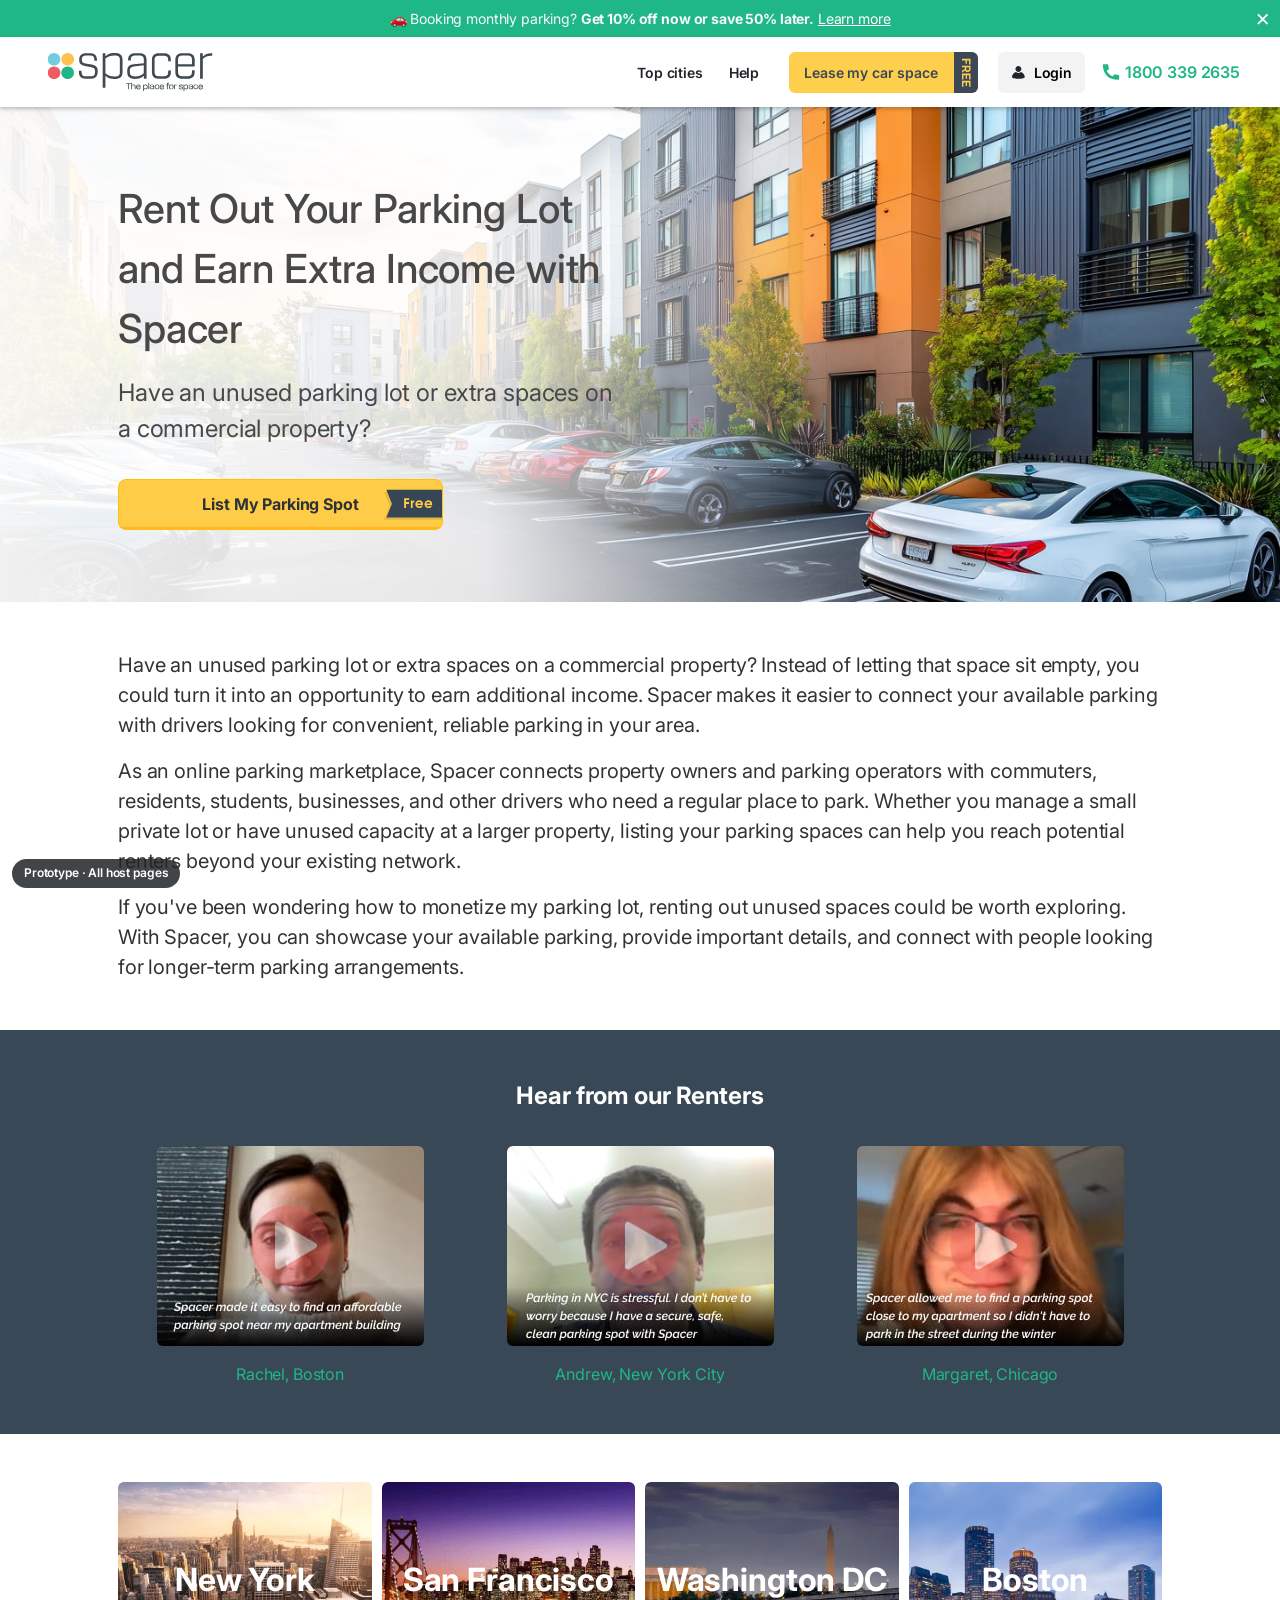
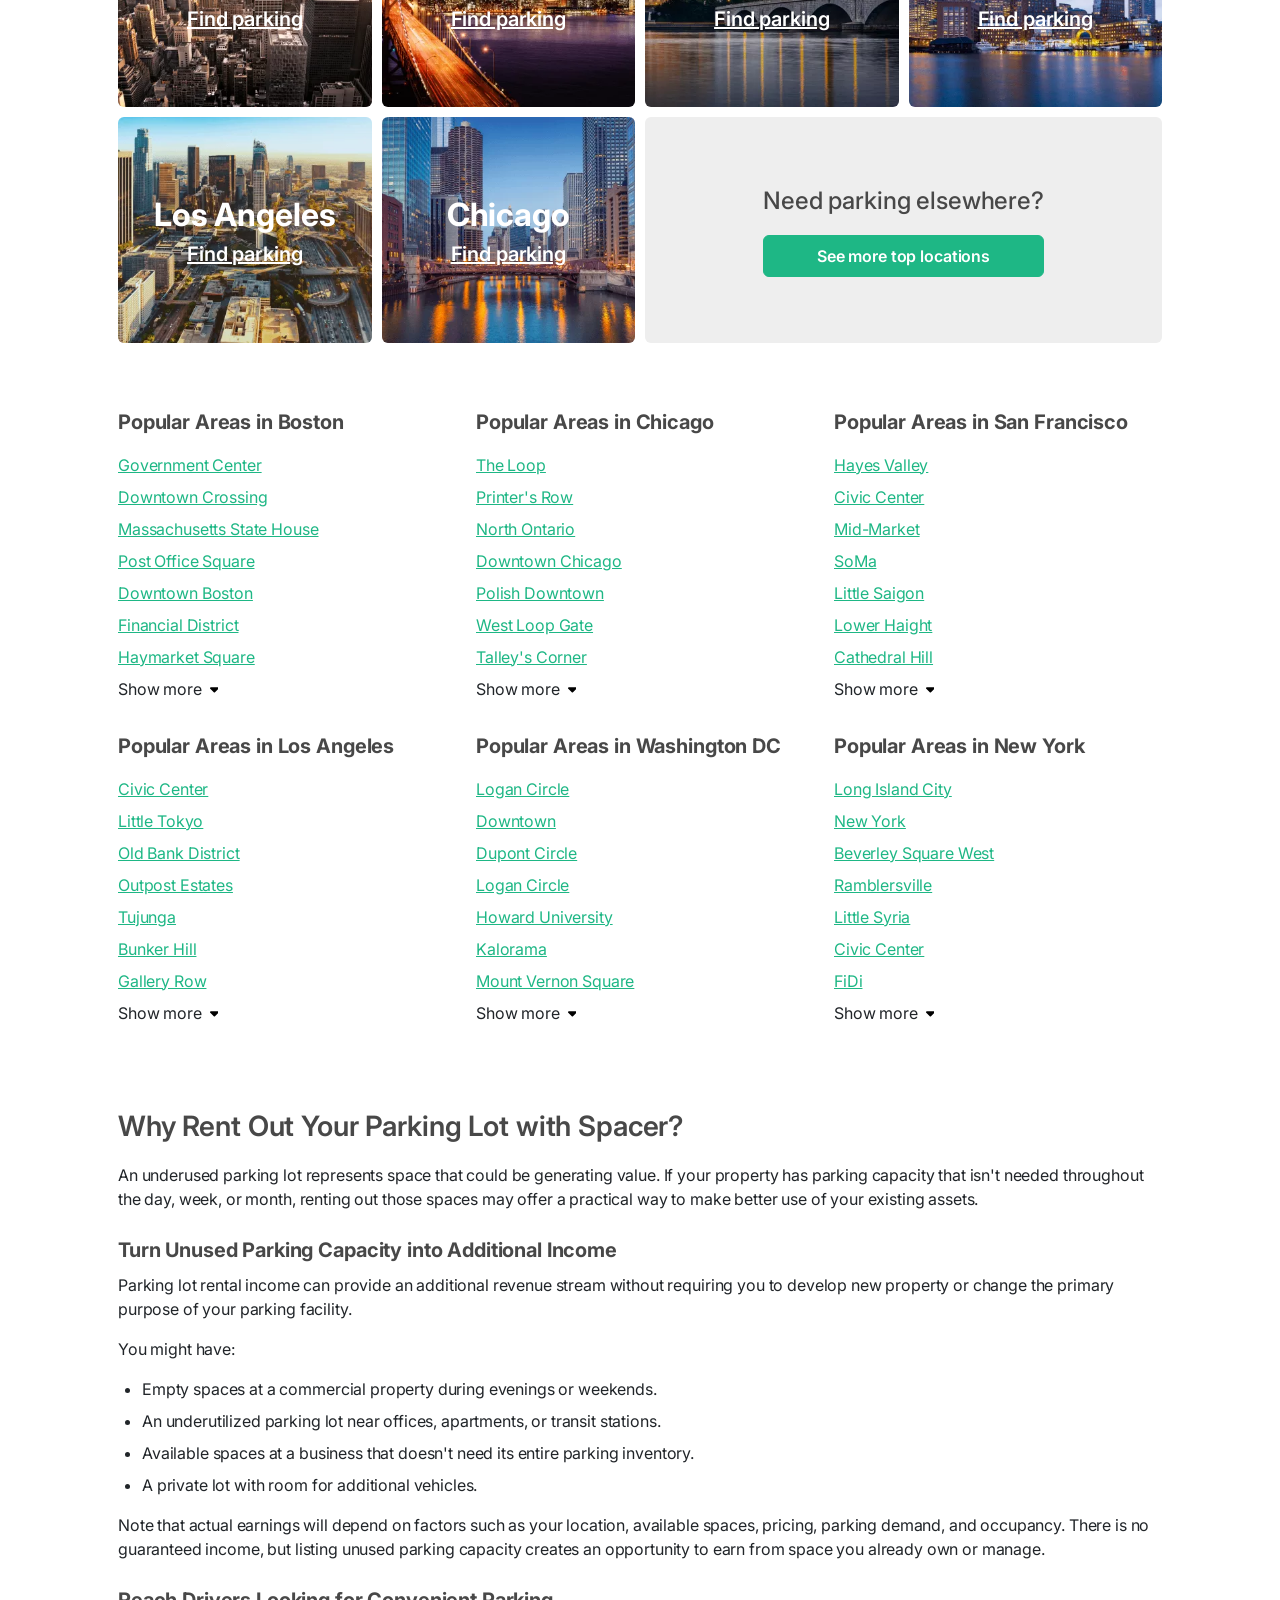
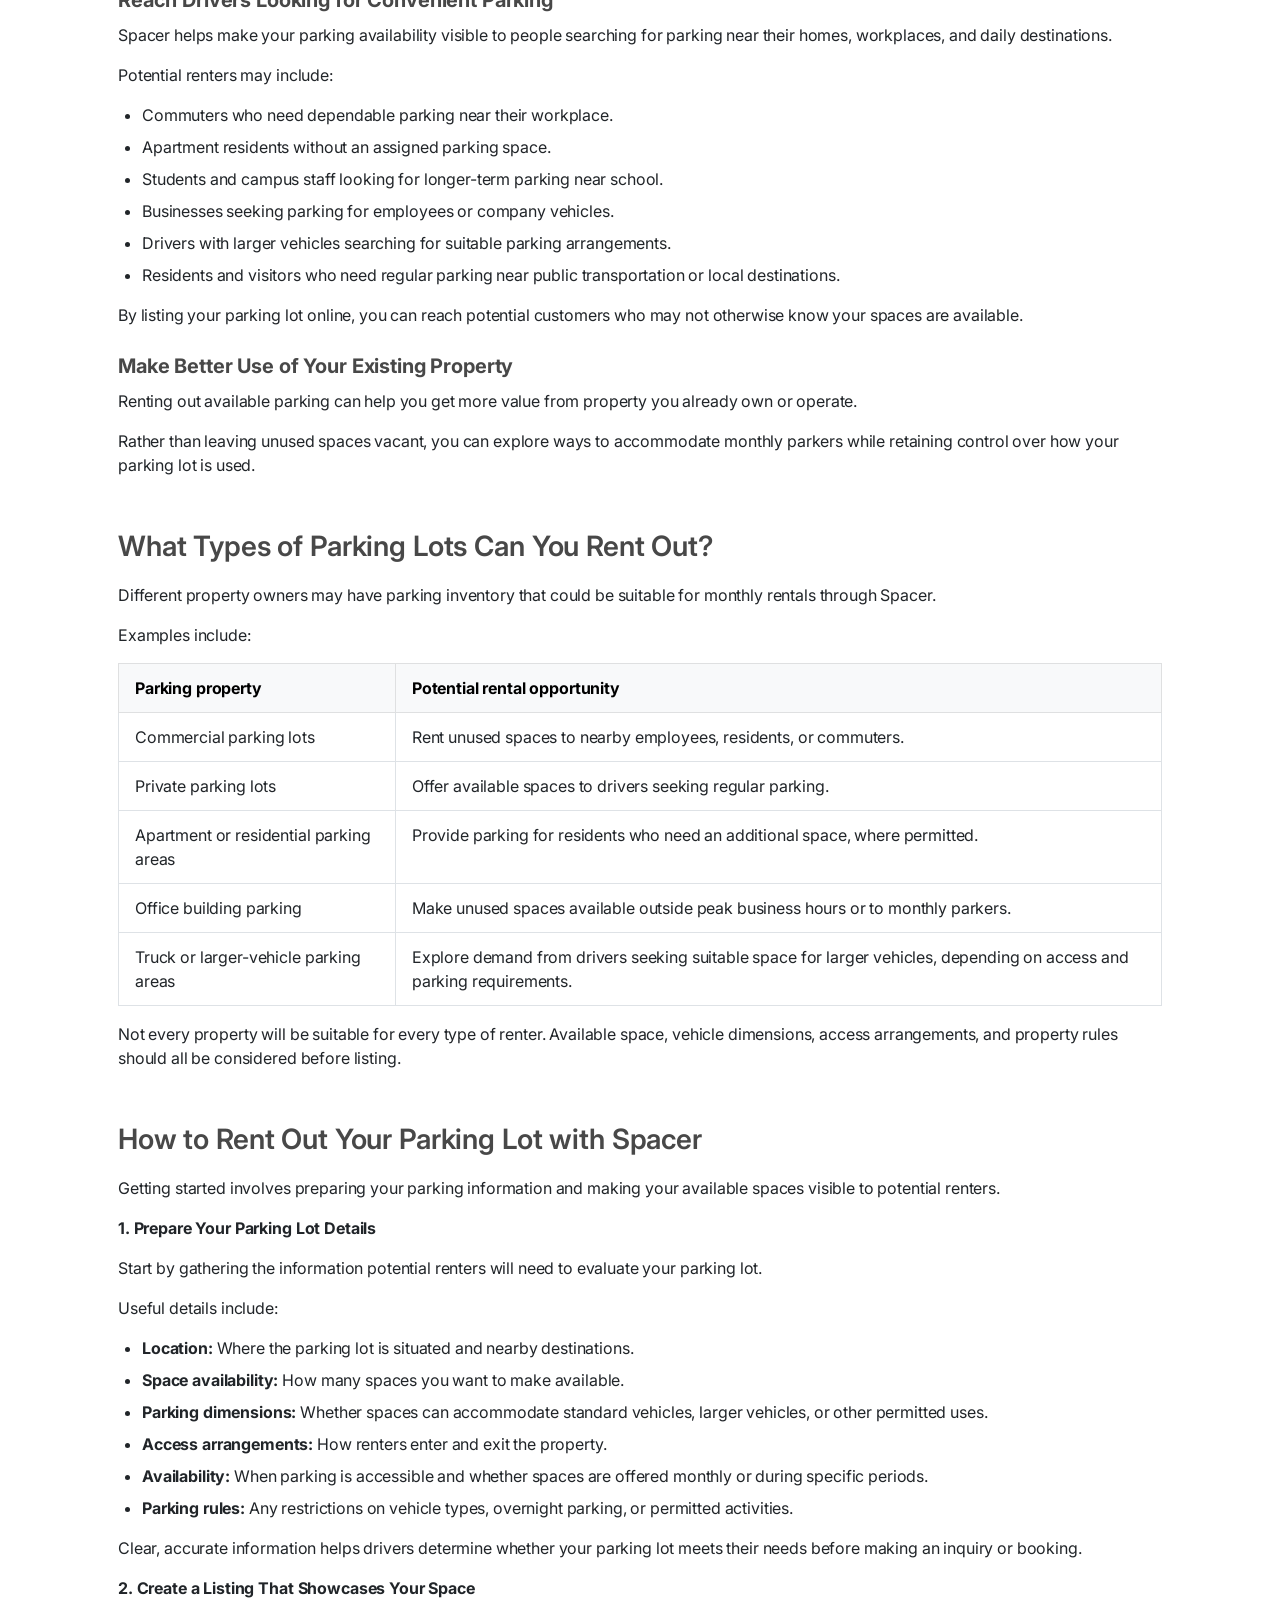
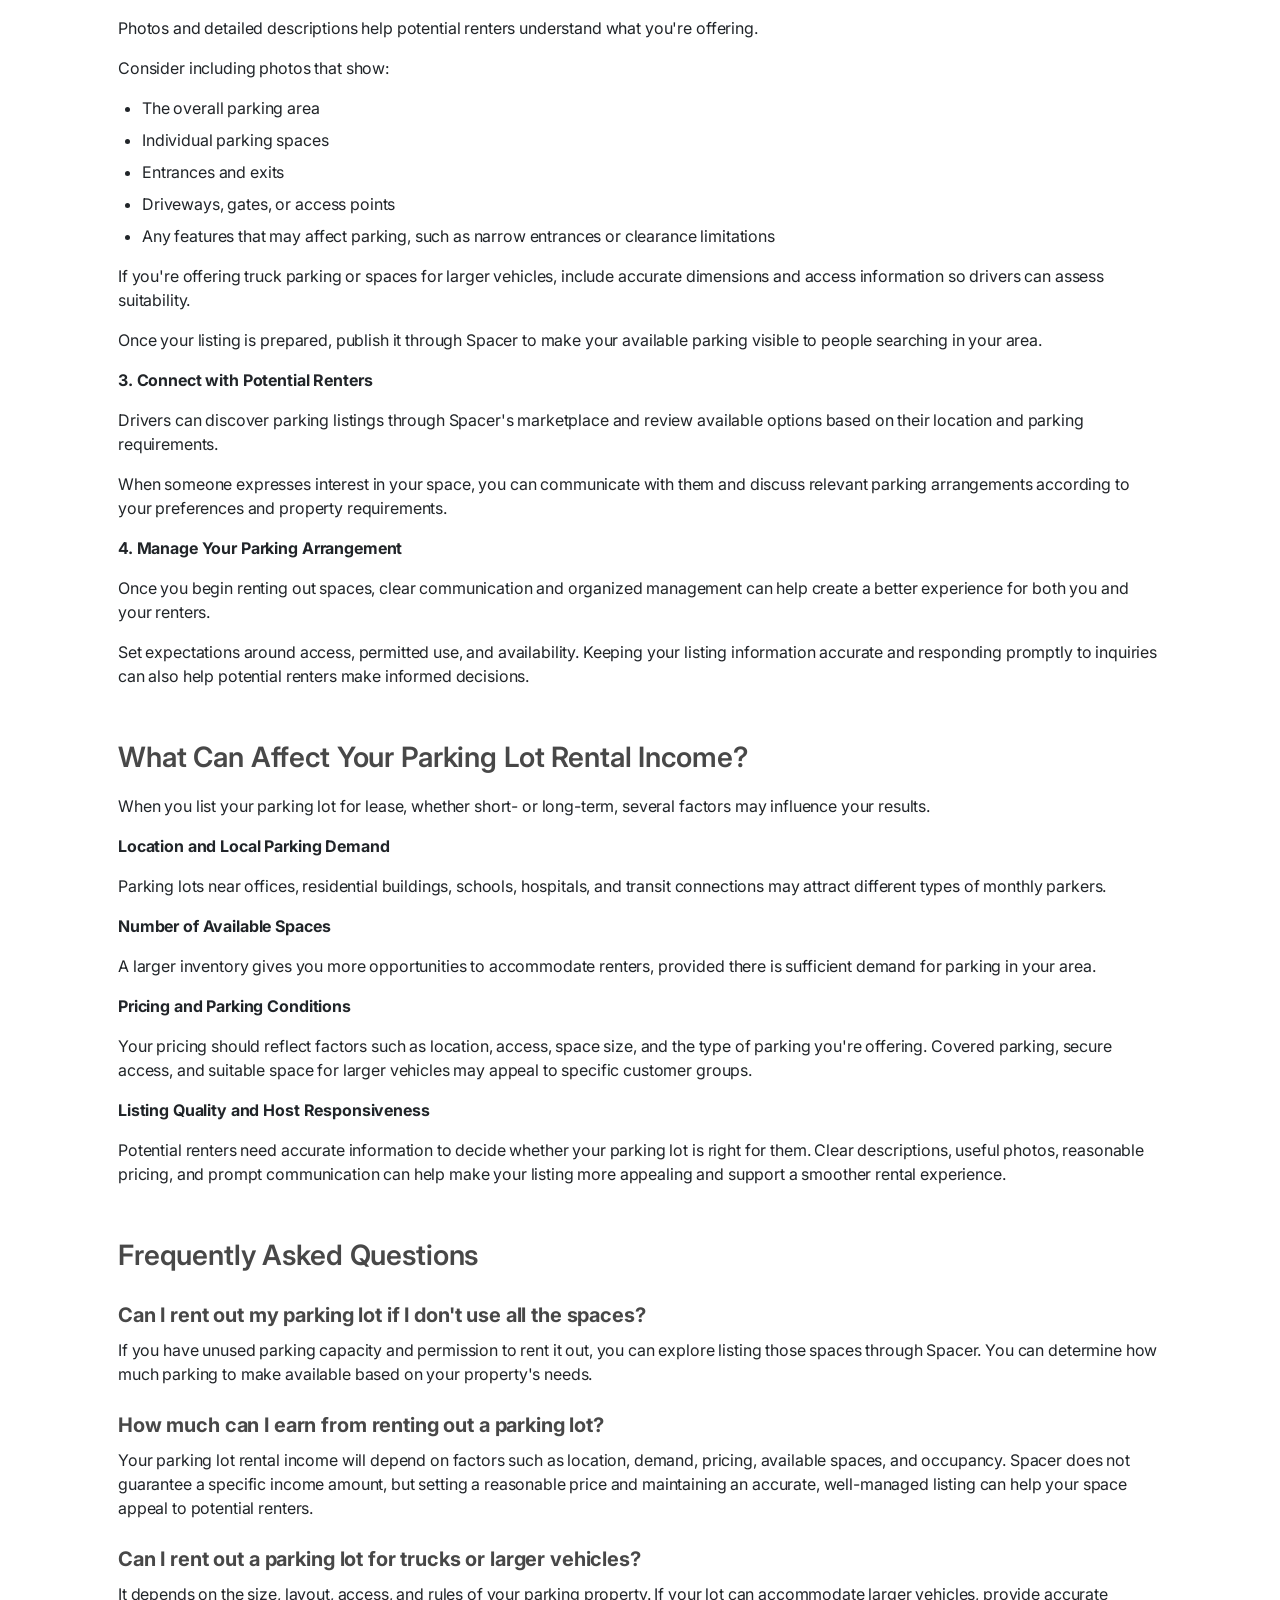
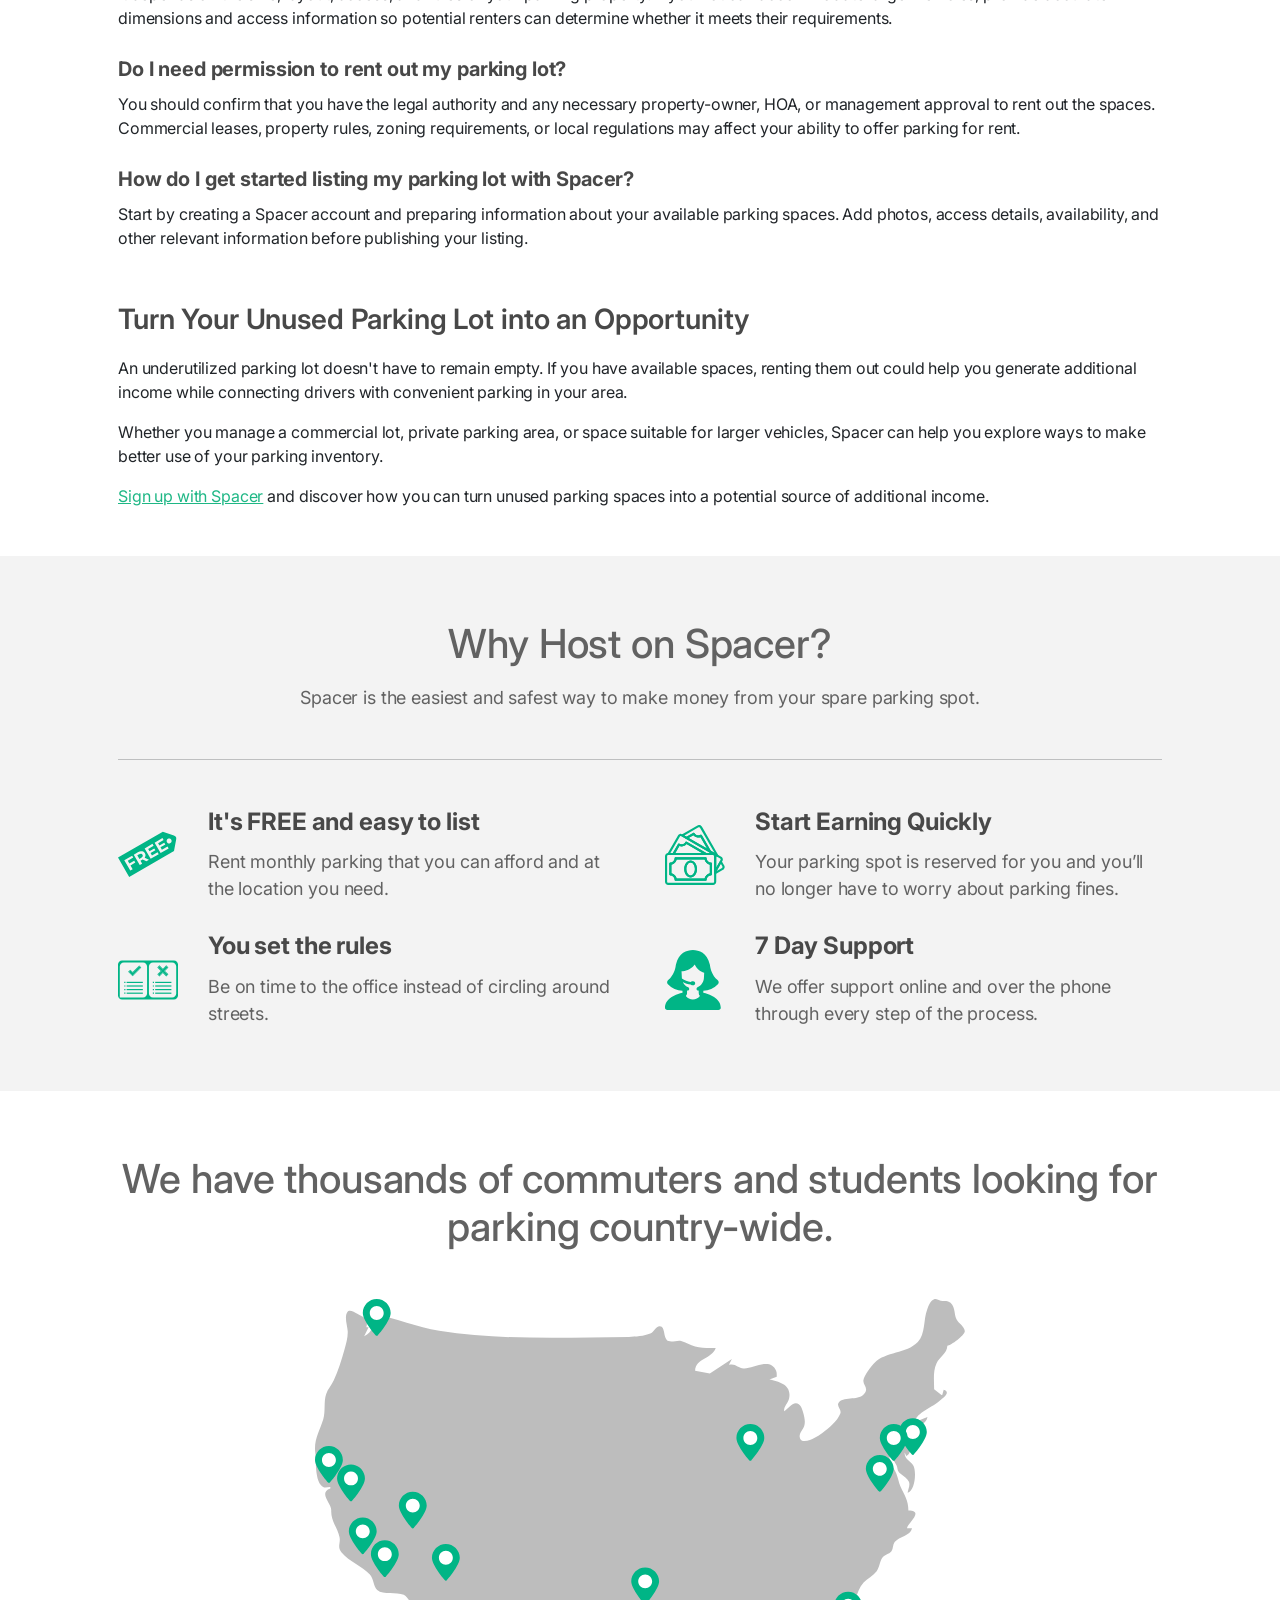
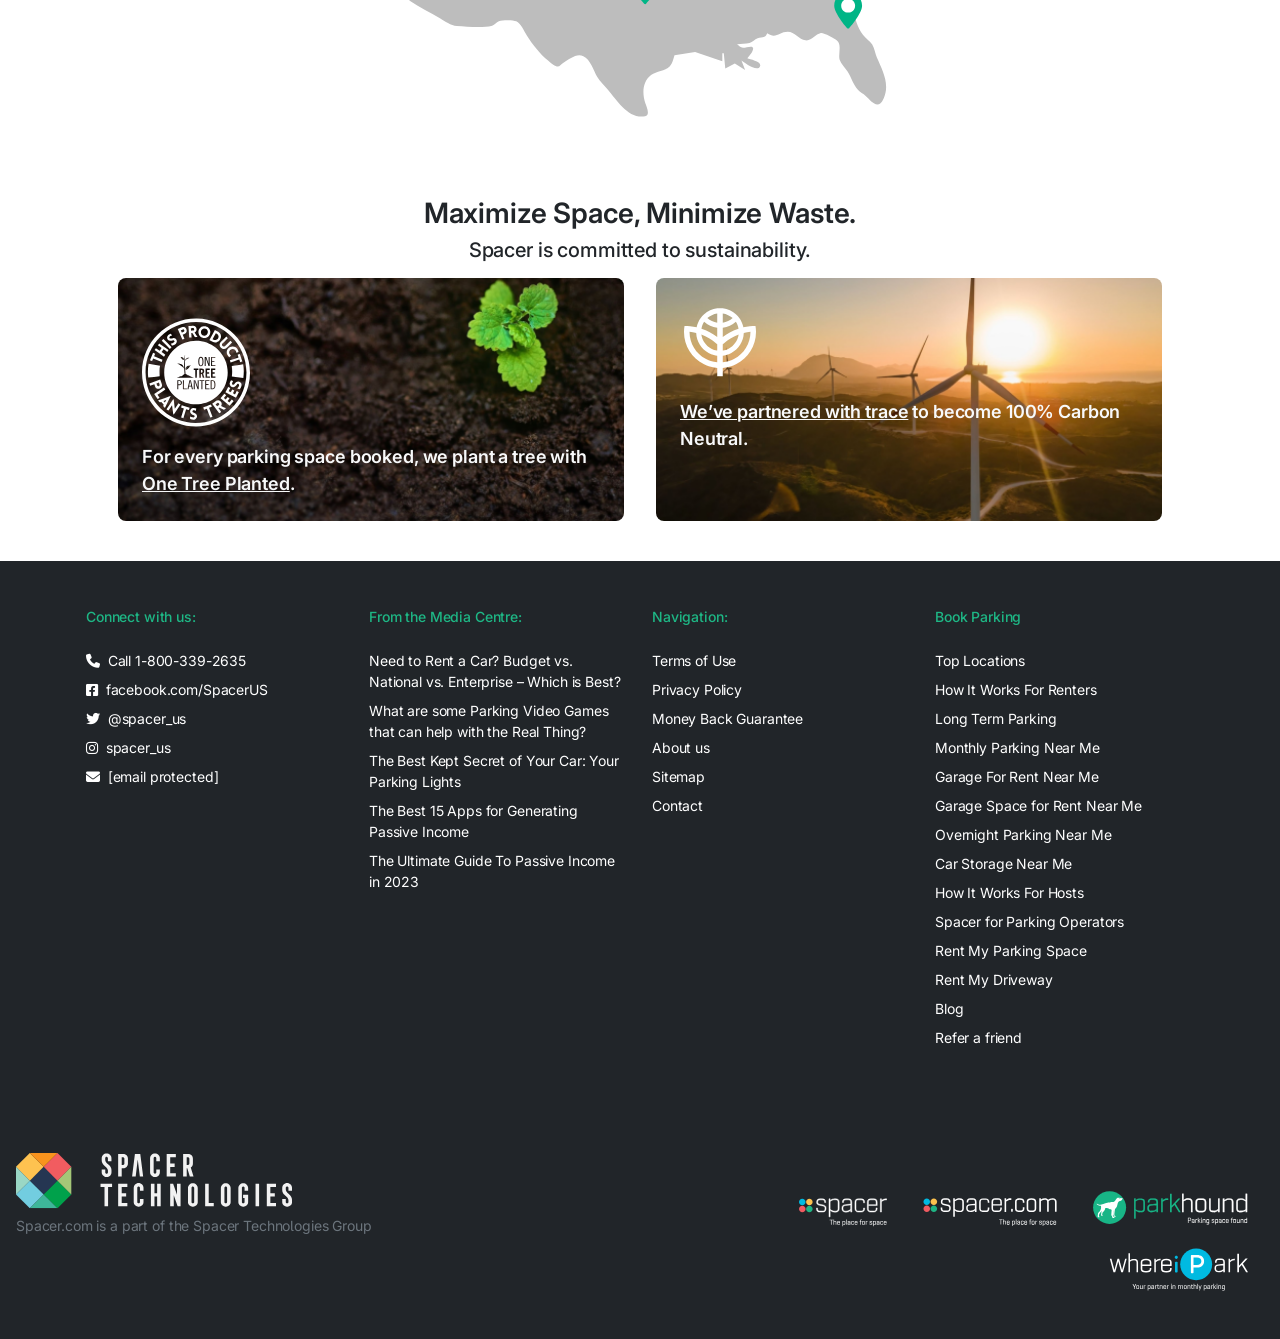
<file: spacer/rent-my-parking-lot/index.html>
<!doctype html>
<html lang="en-US">
<head>
<meta charset="utf-8">
<meta name="viewport" content="width=device-width, initial-scale=1">
<title>Rent Out Your Parking Lot and Earn Extra Income with Spacer | Spacer</title>
<meta name="description" content="Have an unused parking lot or extra spaces on a commercial property?">
<meta name="robots" content="noindex, nofollow">
<!-- Production canonical. Prototype is noindex. -->
<link rel="canonical" href="https://www.spacer.com/rent-my-parking-lot">
<meta property="og:url" content="https://www.spacer.com/rent-my-parking-lot">
<meta property="og:title" content="Rent Out Your Parking Lot and Earn Extra Income with Spacer | Spacer">
<meta property="og:description" content="Have an unused parking lot or extra spaces on a commercial property?">
<link rel="preconnect" href="https://fonts.googleapis.com">
<link rel="preconnect" href="https://fonts.gstatic.com" crossorigin>
<link rel="stylesheet" href="https://fonts.googleapis.com/css2?family=Inter:wght@100;200;300;400;500;600;700;800;900&display=swap">
<link rel="stylesheet" href="../shared/spacerus.css">
<link rel="stylesheet" href="../shared/prototype.css">
<!-- FAQPage schema built from the doc FAQ. Optional for the production build. -->
<script type="application/ld+json">
{
  "@context": "https://schema.org",
  "@type": "FAQPage",
  "mainEntity": [
    {
      "@type": "Question",
      "name": "Can I rent out my parking lot if I don't use all the spaces?",
      "acceptedAnswer": {
        "@type": "Answer",
        "text": "If you have unused parking capacity and permission to rent it out, you can explore listing those spaces through Spacer. You can determine how much parking to make available based on your property's needs."
      }
    },
    {
      "@type": "Question",
      "name": "How much can I earn from renting out a parking lot?",
      "acceptedAnswer": {
        "@type": "Answer",
        "text": "Your parking lot rental income will depend on factors such as location, demand, pricing, available spaces, and occupancy. Spacer does not guarantee a specific income amount, but setting a reasonable price and maintaining an accurate, well-managed listing can help your space appeal to potential renters."
      }
    },
    {
      "@type": "Question",
      "name": "Can I rent out a parking lot for trucks or larger vehicles?",
      "acceptedAnswer": {
        "@type": "Answer",
        "text": "It depends on the size, layout, access, and rules of your parking property. If your lot can accommodate larger vehicles, provide accurate dimensions and access information so potential renters can determine whether it meets their requirements."
      }
    },
    {
      "@type": "Question",
      "name": "Do I need permission to rent out my parking lot?",
      "acceptedAnswer": {
        "@type": "Answer",
        "text": "You should confirm that you have the legal authority and any necessary property-owner, HOA, or management approval to rent out the spaces. Commercial leases, property rules, zoning requirements, or local regulations may affect your ability to offer parking for rent."
      }
    },
    {
      "@type": "Question",
      "name": "How do I get started listing my parking lot with Spacer?",
      "acceptedAnswer": {
        "@type": "Answer",
        "text": "Start by creating a Spacer account and preparing information about your available parking spaces. Add photos, access details, availability, and other relevant information before publishing your listing."
      }
    }
  ]
}
</script>
</head>
<body class="spacerus_pages rent_my_driveway rent_my_parking_lot">
<main id="full-page-content" class="page-wrapper">

      <div id="header_banner" class="bg-primary position-relative p-2" hidden>
      <div class="w-100 m-auto text-light">
        <div class="text-center">
  🚗  Booking monthly parking? <b>Get 10% off now or save 50% later.</b> <a href="#" data-bs-toggle="modal" style="color: #fff" data-bs-target="#exampleModal">Learn more</a>
</div>
<!-- Modal -->
<div class="modal fade" id="exampleModal" tabindex="-1" aria-labelledby="exampleModalLabel" aria-hidden="true">
  <div class="modal-dialog" style="margin: auto !important; margin-top: 28px !important;">
    <div class="modal-content">
      <div class="modal-body">
        <div class="d-flex">
          <button type="button" class="btn-close" data-bs-dismiss="modal" aria-label="Close"></button>
          <h6 class="modal-title text-center text-primary flex-grow-1" id="exampleModalLabel"><b>Save 10% Now or 50% Later</b></h6>
        </div>
        <hr style="color: #3C4855"/>
        <div class="text-black-primary text-left" style="font-size: 16px;">
          <p>
            Whether you’re a short-term or long-term parker, we've got discounts just for you!
          </p>
          <p>
            <b>For short-term parking or upfront savings</b>
            <ul>
              <li>Use the code <b>10NOW</b> at checkout and get 10% off your first month</li>
            </ul>
          </p>
          <p>
            <b>Planning to park for 5 months or more?</b>
            <ul>
              <li>Get 50% off your fifth month with code <b>50LATER</b></li>
            </ul>
          </p>
          <p>
            Your discount will apply even if you start at a later date. For example, book today to start in June and get a 10% discount with 10NOW or use 50LATER for a bigger 50% discount in September.
          </p>
          <p>
            <b>Offer extended.</b>
          </p>
        </div>
      </div>
    </div>
  </div>
</div>
      </div>
      <span role="button" class="text-light text-center fs-4 position-absolute lh-base" style="width: 36px; height: 36px; top: 0; right: 0; line-height: 33px;">×</span>
    </div>
<nav class="navbar navbar-expand-lg navbar-light justify-content-between  d-print-none">
  <div class="container-fluid">
    <a class="navbar-brand light-logo d-none hide-on-map-mobile" href="https://www.spacer.com/"><img alt="Spacer Logo" src="../shared/images/logo-spacerus-dark.svg" /></a>
    <a class="navbar-brand dark-logo hide-on-map-mobile my-3" href="https://www.spacer.com/"><img alt="Spacer Logo" src="../shared/images/logo-spacerus-dark.svg" /></a>
    <button id="nav-toggle" class="navbar-toggler" type="button" data-bs-toggle="collapse" data-bs-target="#navbarSupportedContent" aria-controls="navbarSupportedContent" aria-expanded="false" aria-label="Toggle navigation">
      <span class="navbar-toggler-icon"></span>
    </button>
    <div class="collapse navbar-collapse" id="navbarSupportedContent">
      <ul class="navbar-nav ms-auto navbar-light">
        <li class="nav-item nav-mb-cu">
          <div class="nav-mb-content my-3">
            <div class="">
              <a href="tel:1-800-339-2635" class="nav-link fs-5-5">
                <img class="icon-phone" src="../shared/images/icon_phone.svg" /> 1800 339 2635
              </a>
            </div>
            <div class="text-end">
                <a class="btn btn-user btn-light fw-semibold" href="https://www.spacer.com/users/sign_in">Login</a>
            </div>
          </div>
        </li>
        <li class="nav-item nav-mb-lease">
          <a class="btn btn-lease fs-6" href="https://www.spacer.com/hosts/signup">Lease my car space</a>
        </li>
        <li class="nav-item dropdown nav-cities">
          <div class="nav-content">
            <a href="#" class="nav-link dropdown-toggle" data-bs-toggle="dropdown" role="button" aria-expanded="false">Top cities</a>
            <div class="dropdown-menu p-0" role="menu">
              <ul>
                <li><a class="d-block link-secondary fs-6 fw-normal text-decoration-none px-3 py-2" href="https://www.spacer.com/parking-boston-ma-usa">Boston</a></li>
                <li><a class="d-block link-secondary fs-6 fw-normal text-decoration-none px-3 py-2" href="https://www.spacer.com/parking-chicago-il-usa">Chicago</a></li>
                <li><a class="d-block link-secondary fs-6 fw-normal text-decoration-none px-3 py-2" href="https://www.spacer.com/parking-los-angeles-ca-usa">Los Angeles</a></li>
                <li><a class="d-block link-secondary fs-6 fw-normal text-decoration-none px-3 py-2" href="https://www.spacer.com/parking-san-francisco-ca-usa">San Francisco</a></li>
                <li><a class="d-block link-secondary fs-6 fw-normal text-decoration-none px-3 py-2" href="https://www.spacer.com/parking-new-york-city-ny-usa">New York</a></li>
                <li><a class="d-block link-secondary fs-6 fw-normal text-decoration-none px-3 py-2" href="https://www.spacer.com/parking-san-diego-ca-usa">San Diego</a></li>
                <li><a class="d-block link-secondary fs-6 fw-normal text-decoration-none px-3 py-2" href="https://www.spacer.com/parking-seattle-wa-usa">Seattle</a></li>
                <li><a class="d-block link-secondary fs-6 fw-normal text-decoration-none px-3 py-2" href="https://www.spacer.com/parking-miami-fl-usa">Miami</a></li>
              </ul>
              <ul>
                <li><a class="d-block link-secondary fs-6 fw-normal text-decoration-none px-3 py-2" href="https://www.spacer.com/parking-philadelphia-pa-usa">Philadelphia</a></li>
                <li><a class="d-block link-secondary fs-6 fw-normal text-decoration-none px-3 py-2" href="https://www.spacer.com/parking-atlanta-ga-usa">Atlanta</a></li>
                <li><a class="d-block link-secondary fs-6 fw-normal text-decoration-none px-3 py-2" href="https://www.spacer.com/parking-austin-tx-usa">Austin</a></li>
                <li><a class="d-block link-secondary fs-6 fw-normal text-decoration-none px-3 py-2" href="https://www.spacer.com/parking-jersey-city-nj-usa">Jersey City</a></li>
                <li><a class="d-block link-secondary fs-6 fw-normal text-decoration-none px-3 py-2" href="https://www.spacer.com/parking-houston-tx-usa">Houston</a></li>
                <li><a class="d-block link-secondary fs-6 fw-normal text-decoration-none px-3 py-2" href="https://www.spacer.com/parking-denver-co-usa">Denver</a></li>
                <li><a class="d-block link-secondary fs-6 fw-normal text-decoration-none px-3 py-2" href="https://www.spacer.com/parking-san-jose-ca-usa">San Jose</a></li>
                <li><a class="d-block link-secondary fs-6 fw-normal text-decoration-none px-3 py-2" href="https://www.spacer.com/parking-washington-dc-usa">Washington DC</a></li>
              </ul>
            </div>
          </div>
        </li>
        <li class="nav-item dropdown nav-help">
          <div class="nav-content">
            <a href="#" class="nav-link dropdown-toggle" data-bs-toggle="dropdown" role="button" aria-expanded="false">Help</a>
            <div class="dropdown-menu p-0" role="menu">
              <a class="d-block link-secondary fs-6 fw-normal text-decoration-none px-3 py-2 border-bottom" href="https://www.spacer.com/how-it-works">How it works »</a>
              <a class="d-block link-secondary fs-6 fw-normal text-decoration-none px-3 py-2 border-bottom" href="https://www.spacer.com/faq">Visit Help Centre »</a>
              <span class="d-block link-secondary fs-6 fw-semibold text-decoration-none px-3 py-2 mt-1">Common FAQ's</span>
              <a class="d-block link-secondary fs-6 fw-normal text-decoration-none px-3 py-2" href="https://www.spacer.com/faq#renter-faq-3">How do I know my vehicle is safe? Is the parking spot locked up?</a>
              <a class="d-block link-secondary fs-6 fw-normal text-decoration-none px-3 py-2" href="https://www.spacer.com/faq#renter-faq-1">What is Spacer?</a>
              <a class="d-block link-secondary fs-6 fw-normal text-decoration-none px-3 py-2" href="https://www.spacer.com/faq#renter-faq-2">How much can I save?</a>
              <a class="d-block link-secondary fs-6 fw-normal text-decoration-none px-3 py-2 border-top" href="https://www.spacer.com/terms-conditions">View our Terms and Conditions</a>
            </div>
          </div>
        </li>
        <li class="nav-item nav-lease">
          <div class="nav-content">
            <a class="btn btn-lease fs-6" href="https://www.spacer.com/hosts/signup">Lease my car space</a>
          </div>
        </li>
          <li class="nav-item nav-login">
    <div class="nav-content">
      <a class="btn btn-user btn-light fw-semibold" href="https://www.spacer.com/users/sign_in">Login</a>
    </div>
  </li>
        <li class="nav-item nav-call ps-2">
          <div class="nav-content">
            <a href="tel:1-800-339-2635" class="nav-link fs-5-5">
              <img class="icon-phone" alt="" src="../shared/images/icon_phone.svg" /> 1800 339 2635
            </a>
          </div>
        </li>
        <li class="nav-item btn-back">
          <a class="btn btn-light fw-semibold fs-6">Back</a>
        </li>
      </ul>
    </div>
  </div>
</nav>
<div class="header-wrap d-print-none" id="header-wrap">
  <div class="container-lg">
  </div>
</div>
      <div class="sec-hero">
  <div class="container px-4 px-md-5 py-4">
    <div class="sec-content py-5 mx-auto">
      <div>
        <h1 class="fs-1 fw-medium text-landing-title lh-base mb-3">Rent Out Your Parking Lot and Earn Extra Income with Spacer</h1>
        <p class="fs-4 text-landing-title mb-4">Have an unused parking lot or extra spaces on a commercial property?</p>
        <a href="https://www.spacer.com/rent-out-my-space" class="btn btn-warning btn-lease-spot fw-bold mt-2">List My Parking Spot</a>
      </div>
      <div class="align-self-center">
      </div>
    </div>
  </div>
</div>
<div class="sec-details">
  <div class="container px-4 px-md-5">
    <div class="sec-content py-5 mx-auto">
<p class="fs-5 lh-base mb-3" style="color: #333333;">Have an unused parking lot or extra spaces on a commercial property? Instead of letting that space sit empty, you could turn it into an opportunity to earn additional income. Spacer makes it easier to connect your available parking with drivers looking for convenient, reliable parking in your area.</p>
<p class="fs-5 lh-base mb-3" style="color: #333333;">As an online parking marketplace, Spacer connects property owners and parking operators with commuters, residents, students, businesses, and other drivers who need a regular place to park. Whether you manage a small private lot or have unused capacity at a larger property, listing your parking spaces can help you reach potential renters beyond your existing network.</p>
<p class="fs-5 lh-base mb-0" style="color: #333333;">If you've been wondering how to monetize my parking lot, renting out unused spaces could be worth exploring. With Spacer, you can showcase your available parking, provide important details, and connect with people looking for longer-term parking arrangements.</p>
</div>
  </div>
</div>
<div class="sec-renter-feedbacks bg-grey-1">
  <div class="container pt-5">
    <label class="title-renters d-block fs-4 fw-bold text-center text-white lh-base">Hear from our Renters</label>
    <div class="sec-content mx-auto pt-4 pb-5 mt-2">
      <div class="text-center">
        <div role="button">
          <img data-video="https://www.youtube.com/embed/Vql8TMT7lkc?controls=0&amp;modestbranding=1&amp;rel=0&amp;loop=1&amp;autoplay=1" class="rounded feedbacks-tile" alt="Rachel, Boston" loading="lazy" src="../shared/images/testimonial-rachel.png" />
        </div>
        <label class="text-primary fs-5-5 mt-3">Rachel, Boston</label>
      </div>
      <div class="text-center">
        <div role="button">
          <img data-video="https://www.youtube.com/embed/I4Ub5joSOYs?controls=0&amp;modestbranding=1&amp;rel=0&amp;loop=1&amp;autoplay=1" class="rounded feedbacks-tile" alt="Andrew, New York City" loading="lazy" src="../shared/images/testimonial-andrew.png" />
        </div>
        <label class="text-primary fs-5-5 mt-3">Andrew, New York City</label>
      </div>
      <div class="text-center">
        <div role="button">
          <img data-video="https://www.youtube.com/embed/4quIBqjX-iQ?controls=0&amp;modestbranding=1&amp;rel=0&amp;loop=1&amp;autoplay=1" class="rounded feedbacks-tile" alt="Margaret, Chicago" loading="lazy" src="../shared/images/testimonial-margaret.png" />
        </div>
        <label class="text-primary fs-5-5 mt-3">Margaret, Chicago</label>
      </div>
    </div>
  </div>
</div>
<div class="sec-landing-list">
  <div class="container px-4 px-md-5">
    <div class="sec-content py-5 mx-auto">
      <div class="list-city">
        <img class="rounded w-100" alt="New York" loading="lazy" src="../shared/images/city-newyork.webp" />
        <div class="text-wrapper">
          <a href="https://www.spacer.com/parking-new-york-city-ny-usa" title="New York" class="fs-2 fw-bold text-white text-center text-decoration-none">
            New York <span class="d-block fs-5 fw-semibold text-decoration-underline">Find parking</span>
          </a>
        </div>
      </div>
      <div class="list-city">
        <img class="rounded w-100" alt="San Francisco" loading="lazy" src="../shared/images/city-sanfrancisco.webp" />
        <div class="text-wrapper">
          <a href="https://www.spacer.com/parking-san-francisco-ca-usa" title="San Francisco" class="fs-2 fw-bold text-white text-center text-decoration-none">
            San Francisco <span class="d-block fs-5 fw-semibold text-decoration-underline">Find parking</span>
          </a>
        </div>
      </div>
      <div class="list-city">
        <img class="rounded w-100" alt="Washington DC" loading="lazy" src="../shared/images/city-washingtondc.webp" />
        <div class="text-wrapper">
          <a href="https://www.spacer.com/parking-washington-dc-usa" title="Washington DC" class="fs-2 fw-bold text-white text-center text-decoration-none">
            Washington DC <span class="d-block fs-5 fw-semibold text-decoration-underline">Find parking</span>
          </a>
        </div>
      </div>
      <div class="list-city">
        <img class="rounded w-100" alt="Boston" loading="lazy" src="../shared/images/city-boston.webp" />
        <div class="text-wrapper">
          <a href="https://www.spacer.com/parking-boston-ma-usa" title="Boston" class="fs-2 fw-bold text-white text-center text-decoration-none">
            Boston <span class="d-block fs-5 fw-semibold text-decoration-underline">Find parking</span>
          </a>
        </div>
      </div>
      <div class="list-city">
        <img class="rounded w-100" alt="Los Angeles" loading="lazy" src="../shared/images/city-losangeles.webp" />
        <div class="text-wrapper">
          <a href="https://www.spacer.com/parking-los-angeles-ca-usa" title="Los Angeles" class="fs-2 fw-bold text-white text-center text-decoration-none">
            Los Angeles <span class="d-block fs-5 fw-semibold text-decoration-underline">Find parking</span>
          </a>
        </div>
      </div>
      <div class="list-city">
        <img class="rounded w-100" alt="Chicago" loading="lazy" src="../shared/images/city-chicago.webp" />
        <div class="text-wrapper">
          <a href="https://www.spacer.com/parking-chicago-il-usa" title="Chicago" class="fs-2 fw-bold text-white text-center text-decoration-none">
            Chicago <span class="d-block fs-5 fw-semibold text-decoration-underline">Find parking</span>
          </a>
        </div>
      </div>
      <div class="list-city-more d-flex rounded py-lg-0 py-5">
        <div class="mx-auto text-center align-self-center">
          <h3 class="mb-3 fs-4 lh-base text-landing-title">Need parking elsewhere?</h3>
          <a href="#" class="btn btn-primary fs-5-5 fw-medium d-block py-2">See more top locations</a>
        </div>
      </div>
    </div>
  </div>
</div>
<div class="sec-srp">
  <div class="container px-4 px-md-5">
    <div class="sec-content py-3 mx-auto">
      <div>
        <h4 class="mb-3 fs-5 fw-bold lh-base text-landing-title">Popular Areas in Boston</h4>
        <div class="list-link show-less" >
            <div class="mb-2 link-item ">
              <a title="Government Center" class="fs-5-5 lh-base" target="_blank" href="https://www.spacer.com/parking-government-center-boston-ma-usa">Government Center</a>
            </div>
            <div class="mb-2 link-item ">
              <a title="Downtown Crossing" class="fs-5-5 lh-base" target="_blank" href="https://www.spacer.com/parking-downtown-crossing-boston-ma-usa">Downtown Crossing</a>
            </div>
            <div class="mb-2 link-item ">
              <a title="Massachusetts State House" class="fs-5-5 lh-base" target="_blank" href="https://www.spacer.com/parking-massachusetts-state-house-boston-ma-usa">Massachusetts State House</a>
            </div>
            <div class="mb-2 link-item ">
              <a title="Post Office Square" class="fs-5-5 lh-base" target="_blank" href="https://www.spacer.com/parking-post-office-square-boston-ma-usa">Post Office Square</a>
            </div>
            <div class="mb-2 link-item ">
              <a title="Downtown Boston" class="fs-5-5 lh-base" target="_blank" href="https://www.spacer.com/parking-downtown-boston-boston-ma-usa">Downtown Boston</a>
            </div>
            <div class="mb-2 link-item ">
              <a title="Financial District" class="fs-5-5 lh-base" target="_blank" href="https://www.spacer.com/parking-financial-district-boston-ma-usa">Financial District</a>
            </div>
            <div class="mb-2 link-item ">
              <a title="Haymarket Square" class="fs-5-5 lh-base" target="_blank" href="https://www.spacer.com/parking-haymarket-square-boston-ma-usa">Haymarket Square</a>
            </div>
            <div class="mb-2 link-item link-item-hidden">
              <a title="Fort Hill Square" class="fs-5-5 lh-base" target="_blank" href="https://www.spacer.com/parking-fort-hill-square-boston-ma-usa">Fort Hill Square</a>
            </div>
            <div class="mb-2 link-item link-item-hidden">
              <a title="Bulfinch Triangle" class="fs-5-5 lh-base" target="_blank" href="https://www.spacer.com/parking-bulfinch-triangle-boston-ma-usa">Bulfinch Triangle</a>
            </div>
            <div class="mb-2 link-item link-item-hidden">
              <a title="Louisburg Square" class="fs-5-5 lh-base" target="_blank" href="https://www.spacer.com/parking-louisburg-square-boston-ma-usa">Louisburg Square</a>
            </div>
            <div class="mb-2 link-item link-item-hidden">
              <a title="Waterfront" class="fs-5-5 lh-base" target="_blank" href="https://www.spacer.com/parking-waterfront-boston-ma-usa">Waterfront</a>
            </div>
            <div class="mb-2 link-item link-item-hidden">
              <a title="Hanover Street" class="fs-5-5 lh-base" target="_blank" href="https://www.spacer.com/parking-hanover-street-boston-ma-usa">Hanover Street</a>
            </div>
            <div class="mb-2 link-item link-item-hidden">
              <a title="Massachusetts General Hospital" class="fs-5-5 lh-base" target="_blank" href="https://www.spacer.com/parking-massachusetts-general-hospital-boston-ma-usa">Massachusetts General Hospital</a>
            </div>
            <div class="mb-2 link-item link-item-hidden">
              <a title="South Station" class="fs-5-5 lh-base" target="_blank" href="https://www.spacer.com/parking-south-station-boston-ma-usa">South Station</a>
            </div>
            <div class="mb-2 link-item link-item-hidden">
              <a title="Boston Theater District" class="fs-5-5 lh-base" target="_blank" href="https://www.spacer.com/parking-boston-theater-district-boston-ma-usa">Boston Theater District</a>
            </div>
            <div class="mb-2 link-item link-item-hidden">
              <a title="Beacon Hill " class="fs-5-5 lh-base" target="_blank" href="https://www.spacer.com/parking-beacon-hill-ma-usa">Beacon Hill </a>
            </div>
            <div class="mb-2 link-item link-item-hidden">
              <a title="Beacon Hill" class="fs-5-5 lh-base" target="_blank" href="https://www.spacer.com/parking-beacon-hill-boston-ma-usa">Beacon Hill</a>
            </div>
            <div class="mb-2 link-item link-item-hidden">
              <a title="West End" class="fs-5-5 lh-base" target="_blank" href="https://www.spacer.com/parking-west-end-boston-ma-usa">West End</a>
            </div>
            <div class="mb-2 link-item link-item-hidden">
              <a title="North End" class="fs-5-5 lh-base" target="_blank" href="https://www.spacer.com/parking-north-end-boston-ma-usa">North End</a>
            </div>
            <div class="mb-2 link-item link-item-hidden">
              <a title="West End" class="fs-5-5 lh-base" target="_blank" href="https://www.spacer.com/parking-west-end-ma-usa">West End</a>
            </div>
            <div class="mb-2 link-item link-item-hidden">
              <a title="Ladder District" class="fs-5-5 lh-base" target="_blank" href="https://www.spacer.com/parking-ladder-district-boston-ma-usa">Ladder District</a>
            </div>
            <div class="mb-2 link-item link-item-hidden">
              <a title="Leather District" class="fs-5-5 lh-base" target="_blank" href="https://www.spacer.com/parking-leather-district-boston-ma-usa">Leather District</a>
            </div>
            <div class="mb-2 link-item link-item-hidden">
              <a title="TD Garden" class="fs-5-5 lh-base" target="_blank" href="https://www.spacer.com/parking-td-garden-boston-ma-usa">TD Garden</a>
            </div>
            <div class="mb-2 link-item link-item-hidden">
              <a title="Charles Street" class="fs-5-5 lh-base" target="_blank" href="https://www.spacer.com/parking-charles-street-boston-ma-usa">Charles Street</a>
            </div>
            <div class="mb-2 link-item link-item-hidden">
              <a title="Chinatown" class="fs-5-5 lh-base" target="_blank" href="https://www.spacer.com/parking-chinatown-boston-ma-usa">Chinatown</a>
            </div>
            <div class="mb-2 link-item link-item-hidden">
              <a title="North Station" class="fs-5-5 lh-base" target="_blank" href="https://www.spacer.com/parking-north-station-boston-ma-usa">North Station</a>
            </div>
            <div class="mb-2 link-item link-item-hidden">
              <a title="South Cove" class="fs-5-5 lh-base" target="_blank" href="https://www.spacer.com/parking-south-cove-boston-ma-usa">South Cove</a>
            </div>
            <div class="mb-2 link-item link-item-hidden">
              <a title="Bay Village" class="fs-5-5 lh-base" target="_blank" href="https://www.spacer.com/parking-bay-village-boston-ma-usa">Bay Village</a>
            </div>
            <div class="mb-2 link-item link-item-hidden">
              <a title="Fort Point" class="fs-5-5 lh-base" target="_blank" href="https://www.spacer.com/parking-fort-point-boston-ma-usa">Fort Point</a>
            </div>
            <div class="mb-2 link-item link-item-hidden">
              <a title="Bay State College" class="fs-5-5 lh-base" target="_blank" href="https://www.spacer.com/parking-bay-state-college-ma-usa">Bay State College</a>
            </div>
            <div class="mb-2 link-item link-item-hidden">
              <a title="Sumner Tunnel" class="fs-5-5 lh-base" target="_blank" href="https://www.spacer.com/parking-sumner-tunnel-boston-ma-usa">Sumner Tunnel</a>
            </div>
            <div class="mb-2 link-item link-item-hidden">
              <a title="City Square" class="fs-5-5 lh-base" target="_blank" href="https://www.spacer.com/parking-city-square-boston-ma-usa">City Square</a>
            </div>
            <div class="mb-2 link-item link-item-hidden">
              <a title="Callahan Tunnel" class="fs-5-5 lh-base" target="_blank" href="https://www.spacer.com/parking-callahan-tunnel-boston-ma-usa">Callahan Tunnel</a>
            </div>
            <div class="mb-2 link-item link-item-hidden">
              <a title="Copley Square" class="fs-5-5 lh-base" target="_blank" href="https://www.spacer.com/parking-copley-square-boston-ma-usa">Copley Square</a>
            </div>
            <div class="mb-2 link-item link-item-hidden">
              <a title="East Cambridge" class="fs-5-5 lh-base" target="_blank" href="https://www.spacer.com/parking-east-cambridge-cambridge-ma-usa">East Cambridge</a>
            </div>
          <span class="btn-collapse btn-show-srp-link" style="cursor: pointer">
            <span class="item-short title-collapse fs-5-5 me-1">Show more</span>
            <span class="item-long title-collapse fs-5-5 me-1">Show less</span>
            <svg class="item-short mb-1" xmlns="http://www.w3.org/2000/svg" height="1em" viewBox="0 0 320 512"><path d="M137.4 374.6c12.5 12.5 32.8 12.5 45.3 0l128-128c9.2-9.2 11.9-22.9 6.9-34.9s-16.6-19.8-29.6-19.8L32 192c-12.9 0-24.6 7.8-29.6 19.8s-2.2 25.7 6.9 34.9l128 128z"/></svg>
            <svg class="item-long mb-0" xmlns="http://www.w3.org/2000/svg" height="1em" viewBox="0 0 320 512"><path d="M182.6 137.4c-12.5-12.5-32.8-12.5-45.3 0l-128 128c-9.2 9.2-11.9 22.9-6.9 34.9s16.6 19.8 29.6 19.8H288c12.9 0 24.6-7.8 29.6-19.8s2.2-25.7-6.9-34.9l-128-128z"/></svg>
          </span>
        </div>
      </div>
      <div>
        <h4 class="mb-3 fs-5 fw-bold lh-base text-landing-title">Popular Areas in Chicago</h4>
        <div class="list-link show-less">
            <div class="mb-2 link-item ">
              <a title="The Loop" class="fs-5-5 lh-base" target="_blank" href="https://www.spacer.com/parking-the-loop-chicago-il-usa">The Loop</a>
            </div>
            <div class="mb-2 link-item ">
              <a title="Printer&#39;s Row" class="fs-5-5 lh-base" target="_blank" href="https://www.spacer.com/parking-printers-row-chicago-il-usa">Printer&#39;s Row</a>
            </div>
            <div class="mb-2 link-item ">
              <a title="North Ontario" class="fs-5-5 lh-base" target="_blank" href="https://www.spacer.com/parking-north-ontario-ca-usa">North Ontario</a>
            </div>
            <div class="mb-2 link-item ">
              <a title="Downtown Chicago" class="fs-5-5 lh-base" target="_blank" href="https://www.spacer.com/parking-downtown-chicago-il-usa">Downtown Chicago</a>
            </div>
            <div class="mb-2 link-item ">
              <a title="Polish Downtown" class="fs-5-5 lh-base" target="_blank" href="https://www.spacer.com/parking-polish-downtown-chicago-il-usa">Polish Downtown</a>
            </div>
            <div class="mb-2 link-item ">
              <a title="West Loop Gate" class="fs-5-5 lh-base" target="_blank" href="https://www.spacer.com/parking-west-loop-gate-il-usa">West Loop Gate</a>
            </div>
            <div class="mb-2 link-item ">
              <a title="Talley&#39;s Corner" class="fs-5-5 lh-base" target="_blank" href="https://www.spacer.com/parking-talleys-corner-chicago-il-usa">Talley&#39;s Corner</a>
            </div>
            <div class="mb-2 link-item link-item-hidden">
              <a title="South Loop" class="fs-5-5 lh-base" target="_blank" href="https://www.spacer.com/parking-south-loop-chicago-il-usa">South Loop</a>
            </div>
            <div class="mb-2 link-item link-item-hidden">
              <a title="Dearborn Park" class="fs-5-5 lh-base" target="_blank" href="https://www.spacer.com/parking-dearborn-park-chicago-il-usa">Dearborn Park</a>
            </div>
            <div class="mb-2 link-item link-item-hidden">
              <a title="New Eastside" class="fs-5-5 lh-base" target="_blank" href="https://www.spacer.com/parking-new-eastside-chicago-il-usa">New Eastside</a>
            </div>
            <div class="mb-2 link-item link-item-hidden">
              <a title="Greektown" class="fs-5-5 lh-base" target="_blank" href="https://www.spacer.com/parking-greektown-chicago-il-usa">Greektown</a>
            </div>
            <div class="mb-2 link-item link-item-hidden">
              <a title="River North" class="fs-5-5 lh-base" target="_blank" href="https://www.spacer.com/parking-river-north-il-usa">River North</a>
            </div>
            <div class="mb-2 link-item link-item-hidden">
              <a title="River North" class="fs-5-5 lh-base" target="_blank" href="https://www.spacer.com/parking-river-north-chicago-il-usa">River North</a>
            </div>
            <div class="mb-2 link-item link-item-hidden">
              <a title="Central Station" class="fs-5-5 lh-base" target="_blank" href="https://www.spacer.com/parking-central-station-chicago-il-usa">Central Station</a>
            </div>
            <div class="mb-2 link-item link-item-hidden">
              <a title="Fulton River District" class="fs-5-5 lh-base" target="_blank" href="https://www.spacer.com/parking-fulton-river-district-chicago-il-usa">Fulton River District</a>
            </div>
            <div class="mb-2 link-item link-item-hidden">
              <a title="Fulton River District" class="fs-5-5 lh-base" target="_blank" href="https://www.spacer.com/parking-fulton-river-district-il-usa">Fulton River District</a>
            </div>
            <div class="mb-2 link-item link-item-hidden">
              <a title="Streeterville" class="fs-5-5 lh-base" target="_blank" href="https://www.spacer.com/parking-streeterville-il-usa">Streeterville</a>
            </div>
            <div class="mb-2 link-item link-item-hidden">
              <a title="Streeterville" class="fs-5-5 lh-base" target="_blank" href="https://www.spacer.com/parking-streeterville-chicago-il-usa">Streeterville</a>
            </div>
            <div class="mb-2 link-item link-item-hidden">
              <a title="Magnificent Mile" class="fs-5-5 lh-base" target="_blank" href="https://www.spacer.com/parking-magnificent-mile-chicago-il-usa">Magnificent Mile</a>
            </div>
            <div class="mb-2 link-item link-item-hidden">
              <a title="Near North" class="fs-5-5 lh-base" target="_blank" href="https://www.spacer.com/parking-near-north-chicago-il-usa">Near North</a>
            </div>
            <div class="mb-2 link-item link-item-hidden">
              <a title="Fulton Market" class="fs-5-5 lh-base" target="_blank" href="https://www.spacer.com/parking-fulton-market-chicago-il-usa">Fulton Market</a>
            </div>
            <div class="mb-2 link-item link-item-hidden">
              <a title="Near South Side" class="fs-5-5 lh-base" target="_blank" href="https://www.spacer.com/parking-near-south-side-chicago-il-usa">Near South Side</a>
            </div>
            <div class="mb-2 link-item link-item-hidden">
              <a title="Museum Campus" class="fs-5-5 lh-base" target="_blank" href="https://www.spacer.com/parking-museum-campus-chicago-il-usa">Museum Campus</a>
            </div>
            <div class="mb-2 link-item link-item-hidden">
              <a title="Fulton Market District" class="fs-5-5 lh-base" target="_blank" href="https://www.spacer.com/parking-fulton-market-district-il-usa">Fulton Market District</a>
            </div>
            <div class="mb-2 link-item link-item-hidden">
              <a title="Little Italy" class="fs-5-5 lh-base" target="_blank" href="https://www.spacer.com/parking-little-italy-chicago-il-usa">Little Italy</a>
            </div>
            <div class="mb-2 link-item link-item-hidden">
              <a title="University of Illinois at Chicago" class="fs-5-5 lh-base" target="_blank" href="https://www.spacer.com/parking-university-of-illinois-at-chicago-il-usa">University of Illinois at Chicago</a>
            </div>
            <div class="mb-2 link-item link-item-hidden">
              <a title="Prairie Avenue Historic District" class="fs-5-5 lh-base" target="_blank" href="https://www.spacer.com/parking-prairie-avenue-historic-district-chicago-il-usa">Prairie Avenue Historic District</a>
            </div>
            <div class="mb-2 link-item link-item-hidden">
              <a title="River West" class="fs-5-5 lh-base" target="_blank" href="https://www.spacer.com/parking-river-west-chicago-il-usa">River West</a>
            </div>
            <div class="mb-2 link-item link-item-hidden">
              <a title="East Pilsen" class="fs-5-5 lh-base" target="_blank" href="https://www.spacer.com/parking-east-pilsen-chicago-il-usa">East Pilsen</a>
            </div>
            <div class="mb-2 link-item link-item-hidden">
              <a title="Cabrini-Green" class="fs-5-5 lh-base" target="_blank" href="https://www.spacer.com/parking-cabrini-green-chicago-il-usa">Cabrini-Green</a>
            </div>
            <div class="mb-2 link-item link-item-hidden">
              <a title="New Chinatown" class="fs-5-5 lh-base" target="_blank" href="https://www.spacer.com/parking-new-chinatown-chicago-il-usa">New Chinatown</a>
            </div>
            <div class="mb-2 link-item link-item-hidden">
              <a title="West Loop" class="fs-5-5 lh-base" target="_blank" href="https://www.spacer.com/parking-west-loop-chicago-il-usa">West Loop</a>
            </div>
            <div class="mb-2 link-item link-item-hidden">
              <a title="Near North Side" class="fs-5-5 lh-base" target="_blank" href="https://www.spacer.com/parking-near-north-side-chicago-il-usa">Near North Side</a>
            </div>
          <span class="btn-collapse btn-show-srp-link" style="cursor: pointer">
            <span class="item-short title-collapse fs-5-5 me-1">Show more</span>
            <span class="item-long title-collapse fs-5-5 me-1">Show less</span>
            <svg class="item-short mb-1" xmlns="http://www.w3.org/2000/svg" height="1em" viewBox="0 0 320 512"><path d="M137.4 374.6c12.5 12.5 32.8 12.5 45.3 0l128-128c9.2-9.2 11.9-22.9 6.9-34.9s-16.6-19.8-29.6-19.8L32 192c-12.9 0-24.6 7.8-29.6 19.8s-2.2 25.7 6.9 34.9l128 128z"/></svg>
            <svg class="item-long mb-0" xmlns="http://www.w3.org/2000/svg" height="1em" viewBox="0 0 320 512"><path d="M182.6 137.4c-12.5-12.5-32.8-12.5-45.3 0l-128 128c-9.2 9.2-11.9 22.9-6.9 34.9s16.6 19.8 29.6 19.8H288c12.9 0 24.6-7.8 29.6-19.8s2.2-25.7-6.9-34.9l-128-128z"/></svg>
          </span>
        </div>
      </div>
      <div>
        <h4 class="mb-3 fs-5 fw-bold lh-base text-landing-title">Popular Areas in San Francisco</h4>
        <div class="list-link show-less">
            <div class="mb-2 link-item ">
              <a title="Hayes Valley" class="fs-5-5 lh-base" target="_blank" href="https://www.spacer.com/parking-hayes-valley-san-francisco-ca-usa">Hayes Valley</a>
            </div>
            <div class="mb-2 link-item ">
              <a title="Civic Center" class="fs-5-5 lh-base" target="_blank" href="https://www.spacer.com/parking-civic-center-san-francisco-ca-usa">Civic Center</a>
            </div>
            <div class="mb-2 link-item ">
              <a title="Mid-Market" class="fs-5-5 lh-base" target="_blank" href="https://www.spacer.com/parking-mid-market-san-francisco-ca-usa">Mid-Market</a>
            </div>
            <div class="mb-2 link-item ">
              <a title="SoMa" class="fs-5-5 lh-base" target="_blank" href="https://www.spacer.com/parking-soma-san-francisco-ca-usa">SoMa</a>
            </div>
            <div class="mb-2 link-item ">
              <a title="Little Saigon" class="fs-5-5 lh-base" target="_blank" href="https://www.spacer.com/parking-little-saigon-san-francisco-ca-usa">Little Saigon</a>
            </div>
            <div class="mb-2 link-item ">
              <a title="Lower Haight" class="fs-5-5 lh-base" target="_blank" href="https://www.spacer.com/parking-lower-haight-san-francisco-ca-usa">Lower Haight</a>
            </div>
            <div class="mb-2 link-item ">
              <a title="Cathedral Hill" class="fs-5-5 lh-base" target="_blank" href="https://www.spacer.com/parking-cathedral-hill-san-francisco-ca-usa">Cathedral Hill</a>
            </div>
            <div class="mb-2 link-item link-item-hidden">
              <a title="Tenderloin" class="fs-5-5 lh-base" target="_blank" href="https://www.spacer.com/parking-tenderloin-san-francisco-ca-usa">Tenderloin</a>
            </div>
            <div class="mb-2 link-item link-item-hidden">
              <a title="Fillmore" class="fs-5-5 lh-base" target="_blank" href="https://www.spacer.com/parking-fillmore-san-francisco-ca-usa">Fillmore</a>
            </div>
            <div class="mb-2 link-item link-item-hidden">
              <a title="Mission Dolores" class="fs-5-5 lh-base" target="_blank" href="https://www.spacer.com/parking-mission-dolores-san-francisco-ca-usa">Mission Dolores</a>
            </div>
            <div class="mb-2 link-item link-item-hidden">
              <a title="Duboce Triangle" class="fs-5-5 lh-base" target="_blank" href="https://www.spacer.com/parking-duboce-triangle-san-francisco-ca-usa">Duboce Triangle</a>
            </div>
            <div class="mb-2 link-item link-item-hidden">
              <a title="Japantown" class="fs-5-5 lh-base" target="_blank" href="https://www.spacer.com/parking-japantown-san-francisco-ca-usa">Japantown</a>
            </div>
            <div class="mb-2 link-item link-item-hidden">
              <a title="Alamo Square" class="fs-5-5 lh-base" target="_blank" href="https://www.spacer.com/parking-alamo-square-ca-usa">Alamo Square</a>
            </div>
            <div class="mb-2 link-item link-item-hidden">
              <a title="Western Addition" class="fs-5-5 lh-base" target="_blank" href="https://www.spacer.com/parking-western-addition-san-francisco-ca-usa">Western Addition</a>
            </div>
            <div class="mb-2 link-item link-item-hidden">
              <a title="Polk Gulch" class="fs-5-5 lh-base" target="_blank" href="https://www.spacer.com/parking-polk-gulch-san-francisco-ca-usa">Polk Gulch</a>
            </div>
            <div class="mb-2 link-item link-item-hidden">
              <a title="Design District" class="fs-5-5 lh-base" target="_blank" href="https://www.spacer.com/parking-design-district-san-francisco-ca-usa">Design District</a>
            </div>
            <div class="mb-2 link-item link-item-hidden">
              <a title="Lower Nob Hill" class="fs-5-5 lh-base" target="_blank" href="https://www.spacer.com/parking-lower-nob-hill-san-francisco-ca-usa">Lower Nob Hill</a>
            </div>
            <div class="mb-2 link-item link-item-hidden">
              <a title="Mission District" class="fs-5-5 lh-base" target="_blank" href="https://www.spacer.com/parking-mission-district-san-francisco-ca-usa">Mission District</a>
            </div>
            <div class="mb-2 link-item link-item-hidden">
              <a title="Union Square" class="fs-5-5 lh-base" target="_blank" href="https://www.spacer.com/parking-union-square-san-francisco-ca-usa">Union Square</a>
            </div>
            <div class="mb-2 link-item link-item-hidden">
              <a title="University of California, San Francisco" class="fs-5-5 lh-base" target="_blank" href="https://www.spacer.com/parking-university-of-california-san-francisco-ca-usa">University of California, San Francisco</a>
            </div>
            <div class="mb-2 link-item link-item-hidden">
              <a title="Yerba Buena" class="fs-5-5 lh-base" target="_blank" href="https://www.spacer.com/parking-yerba-buena-san-francisco-ca-usa">Yerba Buena</a>
            </div>
            <div class="mb-2 link-item link-item-hidden">
              <a title="Nob Hill" class="fs-5-5 lh-base" target="_blank" href="https://www.spacer.com/parking-nob-hill-san-francisco-ca-usa">Nob Hill</a>
            </div>
            <div class="mb-2 link-item link-item-hidden">
              <a title="Lower Pacific Heights" class="fs-5-5 lh-base" target="_blank" href="https://www.spacer.com/parking-lower-pacific-heights-san-francisco-ca-usa">Lower Pacific Heights</a>
            </div>
            <div class="mb-2 link-item link-item-hidden">
              <a title="North of Panhandle" class="fs-5-5 lh-base" target="_blank" href="https://www.spacer.com/parking-north-of-panhandle-san-francisco-ca-usa">North of Panhandle</a>
            </div>
            <div class="mb-2 link-item link-item-hidden">
              <a title="Castro" class="fs-5-5 lh-base" target="_blank" href="https://www.spacer.com/parking-castro-san-francisco-ca-usa">Castro</a>
            </div>
            <div class="mb-2 link-item link-item-hidden">
              <a title="Anza Vista" class="fs-5-5 lh-base" target="_blank" href="https://www.spacer.com/parking-anza-vista-san-francisco-ca-usa">Anza Vista</a>
            </div>
            <div class="mb-2 link-item link-item-hidden">
              <a title="Buena Vista" class="fs-5-5 lh-base" target="_blank" href="https://www.spacer.com/parking-buena-vista-san-francisco-ca-usa">Buena Vista</a>
            </div>
            <div class="mb-2 link-item link-item-hidden">
              <a title="Belden Place" class="fs-5-5 lh-base" target="_blank" href="https://www.spacer.com/parking-belden-place-san-francisco-ca-usa">Belden Place</a>
            </div>
            <div class="mb-2 link-item link-item-hidden">
              <a title="Potrero Hill" class="fs-5-5 lh-base" target="_blank" href="https://www.spacer.com/parking-potrero-hill-san-francisco-ca-usa">Potrero Hill</a>
            </div>
            <div class="mb-2 link-item link-item-hidden">
              <a title="Dolores Heights" class="fs-5-5 lh-base" target="_blank" href="https://www.spacer.com/parking-dolores-heights-san-francisco-ca-usa">Dolores Heights</a>
            </div>
            <div class="mb-2 link-item link-item-hidden">
              <a title="South Park" class="fs-5-5 lh-base" target="_blank" href="https://www.spacer.com/parking-south-park-san-francisco-ca-usa">South Park</a>
            </div>
            <div class="mb-2 link-item link-item-hidden">
              <a title="Chinatown" class="fs-5-5 lh-base" target="_blank" href="https://www.spacer.com/parking-chinatown-san-francisco-ca-usa">Chinatown</a>
            </div>
            <div class="mb-2 link-item link-item-hidden">
              <a title="China Basin" class="fs-5-5 lh-base" target="_blank" href="https://www.spacer.com/parking-china-basin-san-francisco-ca-usa">China Basin</a>
            </div>
            <div class="mb-2 link-item link-item-hidden">
              <a title="Ashbury Heights" class="fs-5-5 lh-base" target="_blank" href="https://www.spacer.com/parking-ashbury-heights-san-francisco-ca-usa">Ashbury Heights</a>
            </div>
            <div class="mb-2 link-item link-item-hidden">
              <a title="Mission Bay" class="fs-5-5 lh-base" target="_blank" href="https://www.spacer.com/parking-mission-bay-san-francisco-ca-usa">Mission Bay</a>
            </div>
          <span class="btn-collapse btn-show-srp-link" style="cursor: pointer">
            <span class="item-short title-collapse fs-5-5 me-1">Show more</span>
            <span class="item-long title-collapse fs-5-5 me-1">Show less</span>
            <svg class="item-short mb-1" xmlns="http://www.w3.org/2000/svg" height="1em" viewBox="0 0 320 512"><path d="M137.4 374.6c12.5 12.5 32.8 12.5 45.3 0l128-128c9.2-9.2 11.9-22.9 6.9-34.9s-16.6-19.8-29.6-19.8L32 192c-12.9 0-24.6 7.8-29.6 19.8s-2.2 25.7 6.9 34.9l128 128z"/></svg>
            <svg class="item-long mb-0" xmlns="http://www.w3.org/2000/svg" height="1em" viewBox="0 0 320 512"><path d="M182.6 137.4c-12.5-12.5-32.8-12.5-45.3 0l-128 128c-9.2 9.2-11.9 22.9-6.9 34.9s16.6 19.8 29.6 19.8H288c12.9 0 24.6-7.8 29.6-19.8s2.2-25.7-6.9-34.9l-128-128z"/></svg>
          </span>
        </div>
      </div>
      <div>
        <h4 class="mb-3 fs-5 fw-bold lh-base text-landing-title">Popular Areas in Los Angeles</h4>
        <div class="list-link show-less">
            <div class="mb-2 link-item ">
              <a title="Civic Center" class="fs-5-5 lh-base" target="_blank" href="https://www.spacer.com/parking-civic-center-los-angeles-ca-usa">Civic Center</a>
            </div>
            <div class="mb-2 link-item ">
              <a title="Little Tokyo" class="fs-5-5 lh-base" target="_blank" href="https://www.spacer.com/parking-little-tokyo-los-angeles-ca-usa">Little Tokyo</a>
            </div>
            <div class="mb-2 link-item ">
              <a title="Old Bank District" class="fs-5-5 lh-base" target="_blank" href="https://www.spacer.com/parking-old-bank-district-los-angeles-ca-usa">Old Bank District</a>
            </div>
            <div class="mb-2 link-item ">
              <a title="Outpost Estates" class="fs-5-5 lh-base" target="_blank" href="https://www.spacer.com/parking-outpost-estates-los-angeles-ca-usa">Outpost Estates</a>
            </div>
            <div class="mb-2 link-item ">
              <a title="Tujunga" class="fs-5-5 lh-base" target="_blank" href="https://www.spacer.com/parking-tujunga-los-angeles-ca-usa">Tujunga</a>
            </div>
            <div class="mb-2 link-item ">
              <a title="Bunker Hill" class="fs-5-5 lh-base" target="_blank" href="https://www.spacer.com/parking-bunker-hill-los-angeles-ca-usa">Bunker Hill</a>
            </div>
            <div class="mb-2 link-item ">
              <a title="Gallery Row" class="fs-5-5 lh-base" target="_blank" href="https://www.spacer.com/parking-gallery-row-los-angeles-ca-usa">Gallery Row</a>
            </div>
            <div class="mb-2 link-item link-item-hidden">
              <a title="Historic Core" class="fs-5-5 lh-base" target="_blank" href="https://www.spacer.com/parking-historic-core-los-angeles-ca-usa">Historic Core</a>
            </div>
            <div class="mb-2 link-item link-item-hidden">
              <a title="Downtown" class="fs-5-5 lh-base" target="_blank" href="https://www.spacer.com/parking-downtown-ca-usa">Downtown</a>
            </div>
            <div class="mb-2 link-item link-item-hidden">
              <a title="Downtown LA" class="fs-5-5 lh-base" target="_blank" href="https://www.spacer.com/parking-downtown-la-ca-usa">Downtown LA</a>
            </div>
            <div class="mb-2 link-item link-item-hidden">
              <a title="Skid Row" class="fs-5-5 lh-base" target="_blank" href="https://www.spacer.com/parking-skid-row-los-angeles-ca-usa">Skid Row</a>
            </div>
            <div class="mb-2 link-item link-item-hidden">
              <a title="Solano Canyon" class="fs-5-5 lh-base" target="_blank" href="https://www.spacer.com/parking-solano-canyon-los-angeles-ca-usa">Solano Canyon</a>
            </div>
            <div class="mb-2 link-item link-item-hidden">
              <a title="Jewelry District" class="fs-5-5 lh-base" target="_blank" href="https://www.spacer.com/parking-jewelry-district-los-angeles-ca-usa">Jewelry District</a>
            </div>
            <div class="mb-2 link-item link-item-hidden">
              <a title="Nichols Canyon" class="fs-5-5 lh-base" target="_blank" href="https://www.spacer.com/parking-nichols-canyon-los-angeles-ca-usa">Nichols Canyon</a>
            </div>
            <div class="mb-2 link-item link-item-hidden">
              <a title="Chinatown" class="fs-5-5 lh-base" target="_blank" href="https://www.spacer.com/parking-chinatown-los-angeles-ca-usa">Chinatown</a>
            </div>
            <div class="mb-2 link-item link-item-hidden">
              <a title="Financial District" class="fs-5-5 lh-base" target="_blank" href="https://www.spacer.com/parking-financial-district-los-angeles-ca-usa">Financial District</a>
            </div>
            <div class="mb-2 link-item link-item-hidden">
              <a title="Downtown" class="fs-5-5 lh-base" target="_blank" href="https://www.spacer.com/parking-downtown-los-angeles-ca-usa">Downtown</a>
            </div>
            <div class="mb-2 link-item link-item-hidden">
              <a title="South Central" class="fs-5-5 lh-base" target="_blank" href="https://www.spacer.com/parking-south-central-los-angeles-ca-usa">South Central</a>
            </div>
            <div class="mb-2 link-item link-item-hidden">
              <a title="Flower District" class="fs-5-5 lh-base" target="_blank" href="https://www.spacer.com/parking-flower-district-los-angeles-ca-usa">Flower District</a>
            </div>
            <div class="mb-2 link-item link-item-hidden">
              <a title="LA Downtown Industrial District" class="fs-5-5 lh-base" target="_blank" href="https://www.spacer.com/parking-la-downtown-industrial-district-los-angeles-ca-usa">LA Downtown Industrial District</a>
            </div>
            <div class="mb-2 link-item link-item-hidden">
              <a title="Arts District" class="fs-5-5 lh-base" target="_blank" href="https://www.spacer.com/parking-arts-district-los-angeles-ca-usa">Arts District</a>
            </div>
            <div class="mb-2 link-item link-item-hidden">
              <a title="Highland Park" class="fs-5-5 lh-base" target="_blank" href="https://www.spacer.com/parking-highland-park-null-ca-usa">Highland Park</a>
            </div>
            <div class="mb-2 link-item link-item-hidden">
              <a title="Victoria Park" class="fs-5-5 lh-base" target="_blank" href="https://www.spacer.com/parking-victoria-park-los-angeles-ca-usa">Victoria Park</a>
            </div>
            <div class="mb-2 link-item link-item-hidden">
              <a title="Fashion District" class="fs-5-5 lh-base" target="_blank" href="https://www.spacer.com/parking-fashion-district-los-angeles-ca-usa">Fashion District</a>
            </div>
            <div class="mb-2 link-item link-item-hidden">
              <a title="South Robertson" class="fs-5-5 lh-base" target="_blank" href="https://www.spacer.com/parking-south-robertson-los-angeles-ca-usa">South Robertson</a>
            </div>
            <div class="mb-2 link-item link-item-hidden">
              <a title="Angelino Heights" class="fs-5-5 lh-base" target="_blank" href="https://www.spacer.com/parking-angelino-heights-los-angeles-ca-usa">Angelino Heights</a>
            </div>
            <div class="mb-2 link-item link-item-hidden">
              <a title="West Los Angeles" class="fs-5-5 lh-base" target="_blank" href="https://www.spacer.com/parking-west-los-angeles-los-angeles-ca-usa">West Los Angeles</a>
            </div>
          <span class="btn-collapse btn-show-srp-link" style="cursor: pointer">
            <span class="item-short title-collapse fs-5-5 me-1">Show more</span>
            <span class="item-long title-collapse fs-5-5 me-1">Show less</span>
            <svg class="item-short mb-1" xmlns="http://www.w3.org/2000/svg" height="1em" viewBox="0 0 320 512"><path d="M137.4 374.6c12.5 12.5 32.8 12.5 45.3 0l128-128c9.2-9.2 11.9-22.9 6.9-34.9s-16.6-19.8-29.6-19.8L32 192c-12.9 0-24.6 7.8-29.6 19.8s-2.2 25.7 6.9 34.9l128 128z"/></svg>
            <svg class="item-long mb-0" xmlns="http://www.w3.org/2000/svg" height="1em" viewBox="0 0 320 512"><path d="M182.6 137.4c-12.5-12.5-32.8-12.5-45.3 0l-128 128c-9.2 9.2-11.9 22.9-6.9 34.9s16.6 19.8 29.6 19.8H288c12.9 0 24.6-7.8 29.6-19.8s2.2-25.7-6.9-34.9l-128-128z"/></svg>
          </span>
        </div>
      </div>
      <div>
        <h4 class="mb-3 fs-5 fw-bold lh-base text-landing-title">Popular Areas in Washington DC</h4>
        <div class="list-link show-less">
            <div class="mb-2 link-item ">
              <a title="Logan Circle" class="fs-5-5 lh-base" target="_blank" href="https://www.spacer.com/parking-logan-circle-dc-usa">Logan Circle</a>
            </div>
            <div class="mb-2 link-item ">
              <a title="Downtown" class="fs-5-5 lh-base" target="_blank" href="https://www.spacer.com/parking-downtown-washington-dc-usa">Downtown</a>
            </div>
            <div class="mb-2 link-item ">
              <a title="Dupont Circle" class="fs-5-5 lh-base" target="_blank" href="https://www.spacer.com/parking-dupont-circle-washington-dc-usa">Dupont Circle</a>
            </div>
            <div class="mb-2 link-item ">
              <a title="Logan Circle" class="fs-5-5 lh-base" target="_blank" href="https://www.spacer.com/parking-logan-circle-washington-dc-usa">Logan Circle</a>
            </div>
            <div class="mb-2 link-item ">
              <a title="Howard University" class="fs-5-5 lh-base" target="_blank" href="https://www.spacer.com/parking-howard-university-dc-usa">Howard University</a>
            </div>
            <div class="mb-2 link-item ">
              <a title="Kalorama" class="fs-5-5 lh-base" target="_blank" href="https://www.spacer.com/parking-kalorama-washington-dc-usa">Kalorama</a>
            </div>
            <div class="mb-2 link-item ">
              <a title="Mount Vernon Square" class="fs-5-5 lh-base" target="_blank" href="https://www.spacer.com/parking-mount-vernon-square-washington-dc-usa">Mount Vernon Square</a>
            </div>
            <div class="mb-2 link-item link-item-hidden">
              <a title="West End" class="fs-5-5 lh-base" target="_blank" href="https://www.spacer.com/parking-west-end-washington-dc-usa">West End</a>
            </div>
            <div class="mb-2 link-item link-item-hidden">
              <a title="George Washington University" class="fs-5-5 lh-base" target="_blank" href="https://www.spacer.com/parking-george-washington-university-dc-usa">George Washington University</a>
            </div>
            <div class="mb-2 link-item link-item-hidden">
              <a title="Shaw" class="fs-5-5 lh-base" target="_blank" href="https://www.spacer.com/parking-shaw-washington-dc-usa">Shaw</a>
            </div>
            <div class="mb-2 link-item link-item-hidden">
              <a title="Sheridan Kalorama" class="fs-5-5 lh-base" target="_blank" href="https://www.spacer.com/parking-sheridan-kalorama-washington-dc-usa">Sheridan Kalorama</a>
            </div>
            <div class="mb-2 link-item link-item-hidden">
              <a title="George Washington University" class="fs-5-5 lh-base" target="_blank" href="https://www.spacer.com/parking-george-washington-university-wa-usa">George Washington University</a>
            </div>
            <div class="mb-2 link-item link-item-hidden">
              <a title="Foggy Bottom" class="fs-5-5 lh-base" target="_blank" href="https://www.spacer.com/parking-foggy-bottom-washington-dc-usa">Foggy Bottom</a>
            </div>
            <div class="mb-2 link-item link-item-hidden">
              <a title="U Street Corridor" class="fs-5-5 lh-base" target="_blank" href="https://www.spacer.com/parking-u-street-corridor-washington-dc-usa">U Street Corridor</a>
            </div>
            <div class="mb-2 link-item link-item-hidden">
              <a title="Chinatown" class="fs-5-5 lh-base" target="_blank" href="https://www.spacer.com/parking-chinatown-washington-dc-usa">Chinatown</a>
            </div>
            <div class="mb-2 link-item link-item-hidden">
              <a title="Gallery Place" class="fs-5-5 lh-base" target="_blank" href="https://www.spacer.com/parking-gallery-place-dc-usa">Gallery Place</a>
            </div>
            <div class="mb-2 link-item link-item-hidden">
              <a title="Mount Vernon Triangle" class="fs-5-5 lh-base" target="_blank" href="https://www.spacer.com/parking-mount-vernon-triangle-washington-dc-usa">Mount Vernon Triangle</a>
            </div>
            <div class="mb-2 link-item link-item-hidden">
              <a title="Adams Morgan" class="fs-5-5 lh-base" target="_blank" href="https://www.spacer.com/parking-adams-morgan-washington-dc-usa">Adams Morgan</a>
            </div>
            <div class="mb-2 link-item link-item-hidden">
              <a title="Federal Triangle" class="fs-5-5 lh-base" target="_blank" href="https://www.spacer.com/parking-federal-triangle-washington-dc-usa">Federal Triangle</a>
            </div>
            <div class="mb-2 link-item link-item-hidden">
              <a title="Penn Quarter" class="fs-5-5 lh-base" target="_blank" href="https://www.spacer.com/parking-penn-quarter-washington-dc-usa">Penn Quarter</a>
            </div>
            <div class="mb-2 link-item link-item-hidden">
              <a title="Washington" class="fs-5-5 lh-base" target="_blank" href="https://www.spacer.com/parking-washington-de-usa">Washington</a>
            </div>
            <div class="mb-2 link-item link-item-hidden">
              <a title="LeDroit Park" class="fs-5-5 lh-base" target="_blank" href="https://www.spacer.com/parking-ledroit-park-washington-dc-usa">LeDroit Park</a>
            </div>
            <div class="mb-2 link-item link-item-hidden">
              <a title="Judiciary Square" class="fs-5-5 lh-base" target="_blank" href="https://www.spacer.com/parking-judiciary-square-washington-dc-usa">Judiciary Square</a>
            </div>
            <div class="mb-2 link-item link-item-hidden">
              <a title="Pleasant Plains" class="fs-5-5 lh-base" target="_blank" href="https://www.spacer.com/parking-pleasant-plains-washington-dc-usa">Pleasant Plains</a>
            </div>
            <div class="mb-2 link-item link-item-hidden">
              <a title="Lanier Heights" class="fs-5-5 lh-base" target="_blank" href="https://www.spacer.com/parking-lanier-heights-washington-dc-usa">Lanier Heights</a>
            </div>
            <div class="mb-2 link-item link-item-hidden">
              <a title="Sursum Corda" class="fs-5-5 lh-base" target="_blank" href="https://www.spacer.com/parking-sursum-corda-washington-dc-usa">Sursum Corda</a>
            </div>
            <div class="mb-2 link-item link-item-hidden">
              <a title="Truxton Circle" class="fs-5-5 lh-base" target="_blank" href="https://www.spacer.com/parking-truxton-circle-washington-dc-usa">Truxton Circle</a>
            </div>
            <div class="mb-2 link-item link-item-hidden">
              <a title="Howard University" class="fs-5-5 lh-base" target="_blank" href="https://www.spacer.com/parking-howard-university-washington-dc-usa">Howard University</a>
            </div>
            <div class="mb-2 link-item link-item-hidden">
              <a title="Columbia Heights" class="fs-5-5 lh-base" target="_blank" href="https://www.spacer.com/parking-columbia-heights-washington-dc-usa">Columbia Heights</a>
            </div>
            <div class="mb-2 link-item link-item-hidden">
              <a title="Massachusetts Heights" class="fs-5-5 lh-base" target="_blank" href="https://www.spacer.com/parking-massachusetts-heights-washington-dc-usa">Massachusetts Heights</a>
            </div>
            <div class="mb-2 link-item link-item-hidden">
              <a title="Bloomingdale" class="fs-5-5 lh-base" target="_blank" href="https://www.spacer.com/parking-bloomingdale-washington-dc-usa">Bloomingdale</a>
            </div>
            <div class="mb-2 link-item link-item-hidden">
              <a title="Howard University" class="fs-5-5 lh-base" target="_blank" href="https://www.spacer.com/parking-howard-university-wa-usa">Howard University</a>
            </div>
            <div class="mb-2 link-item link-item-hidden">
              <a title="Georgetown" class="fs-5-5 lh-base" target="_blank" href="https://www.spacer.com/parking-georgetown-washington-dc-usa">Georgetown</a>
            </div>
            <div class="mb-2 link-item link-item-hidden">
              <a title="Woodland Normanstone" class="fs-5-5 lh-base" target="_blank" href="https://www.spacer.com/parking-woodland-normanstone-washington-dc-usa">Woodland Normanstone</a>
            </div>
            <div class="mb-2 link-item link-item-hidden">
              <a title="Mount Pleasant" class="fs-5-5 lh-base" target="_blank" href="https://www.spacer.com/parking-mount-pleasant-washington-dc-usa">Mount Pleasant</a>
            </div>
          <span class="btn-collapse btn-show-srp-link" style="cursor: pointer">
            <span class="item-short title-collapse fs-5-5 me-1">Show more</span>
            <span class="item-long title-collapse fs-5-5 me-1">Show less</span>
            <svg class="item-short mb-1" xmlns="http://www.w3.org/2000/svg" height="1em" viewBox="0 0 320 512"><path d="M137.4 374.6c12.5 12.5 32.8 12.5 45.3 0l128-128c9.2-9.2 11.9-22.9 6.9-34.9s-16.6-19.8-29.6-19.8L32 192c-12.9 0-24.6 7.8-29.6 19.8s-2.2 25.7 6.9 34.9l128 128z"/></svg>
            <svg class="item-long mb-0" xmlns="http://www.w3.org/2000/svg" height="1em" viewBox="0 0 320 512"><path d="M182.6 137.4c-12.5-12.5-32.8-12.5-45.3 0l-128 128c-9.2 9.2-11.9 22.9-6.9 34.9s16.6 19.8 29.6 19.8H288c12.9 0 24.6-7.8 29.6-19.8s2.2-25.7-6.9-34.9l-128-128z"/></svg>
          </span>
        </div>
      </div>
      <div>
        <h4 class="mb-3 fs-5 fw-bold lh-base text-landing-title">Popular Areas in New York</h4>
        <div class="list-link show-less">
            <div class="mb-2 link-item ">
              <a title="Long Island City" class="fs-5-5 lh-base" target="_blank" href="https://www.spacer.com/parking-long-island-city-new-york-city-ny-usa">Long Island City</a>
            </div>
            <div class="mb-2 link-item ">
              <a title="New York" class="fs-5-5 lh-base" target="_blank" href="https://www.spacer.com/parking-new-york-ny-usa">New York</a>
            </div>
            <div class="mb-2 link-item ">
              <a title="Beverley Square West" class="fs-5-5 lh-base" target="_blank" href="https://www.spacer.com/parking-beverley-square-west-new-york-city-ny-usa">Beverley Square West</a>
            </div>
            <div class="mb-2 link-item ">
              <a title="Ramblersville" class="fs-5-5 lh-base" target="_blank" href="https://www.spacer.com/parking-ramblersville-new-york-city-ny-usa">Ramblersville</a>
            </div>
            <div class="mb-2 link-item ">
              <a title="Little Syria" class="fs-5-5 lh-base" target="_blank" href="https://www.spacer.com/parking-little-syria-new-york-city-ny-usa">Little Syria</a>
            </div>
            <div class="mb-2 link-item ">
              <a title="Civic Center" class="fs-5-5 lh-base" target="_blank" href="https://www.spacer.com/parking-civic-center-new-york-city-ny-usa">Civic Center</a>
            </div>
            <div class="mb-2 link-item ">
              <a title="FiDi" class="fs-5-5 lh-base" target="_blank" href="https://www.spacer.com/parking-fidi-ny-usa">FiDi</a>
            </div>
            <div class="mb-2 link-item link-item-hidden">
              <a title="South Street Seaport Historical District" class="fs-5-5 lh-base" target="_blank" href="https://www.spacer.com/parking-south-street-seaport-historical-district-new-york-city-ny-usa">South Street Seaport Historical District</a>
            </div>
            <div class="mb-2 link-item link-item-hidden">
              <a title="Five Points" class="fs-5-5 lh-base" target="_blank" href="https://www.spacer.com/parking-five-points-new-york-city-ny-usa">Five Points</a>
            </div>
            <div class="mb-2 link-item link-item-hidden">
              <a title="Financial District" class="fs-5-5 lh-base" target="_blank" href="https://www.spacer.com/parking-financial-district-new-york-city-ny-usa">Financial District</a>
            </div>
            <div class="mb-2 link-item link-item-hidden">
              <a title="Two Bridges" class="fs-5-5 lh-base" target="_blank" href="https://www.spacer.com/parking-two-bridges-new-york-city-ny-usa">Two Bridges</a>
            </div>
            <div class="mb-2 link-item link-item-hidden">
              <a title="Chinatown" class="fs-5-5 lh-base" target="_blank" href="https://www.spacer.com/parking-chinatown-new-york-city-ny-usa">Chinatown</a>
            </div>
            <div class="mb-2 link-item link-item-hidden">
              <a title="Tribeca" class="fs-5-5 lh-base" target="_blank" href="https://www.spacer.com/parking-tribeca-new-york-city-ny-usa">Tribeca</a>
            </div>
            <div class="mb-2 link-item link-item-hidden">
              <a title="Battery Park City" class="fs-5-5 lh-base" target="_blank" href="https://www.spacer.com/parking-battery-park-city-new-york-city-ny-usa">Battery Park City</a>
            </div>
            <div class="mb-2 link-item link-item-hidden">
              <a title="Brookdale" class="fs-5-5 lh-base" target="_blank" href="https://www.spacer.com/parking-brookdale-new-york-city-ny-usa">Brookdale</a>
            </div>
            <div class="mb-2 link-item link-item-hidden">
              <a title="Little Italy" class="fs-5-5 lh-base" target="_blank" href="https://www.spacer.com/parking-little-italy-new-york-city-ny-usa">Little Italy</a>
            </div>
            <div class="mb-2 link-item link-item-hidden">
              <a title="India Square" class="fs-5-5 lh-base" target="_blank" href="https://www.spacer.com/parking-india-square-jersey-city-nj-usa">India Square</a>
            </div>
            <div class="mb-2 link-item link-item-hidden">
              <a title="Downtown Manhattan" class="fs-5-5 lh-base" target="_blank" href="https://www.spacer.com/parking-downtown-manhattan-new-york-city-ny-usa">Downtown Manhattan</a>
            </div>
            <div class="mb-2 link-item link-item-hidden">
              <a title="SoHo" class="fs-5-5 lh-base" target="_blank" href="https://www.spacer.com/parking-soho-new-york-city-ny-usa">SoHo</a>
            </div>
            <div class="mb-2 link-item link-item-hidden">
              <a title="Nolita" class="fs-5-5 lh-base" target="_blank" href="https://www.spacer.com/parking-nolita-new-york-city-ny-usa">Nolita</a>
            </div>
            <div class="mb-2 link-item link-item-hidden">
              <a title="Lower East Side" class="fs-5-5 lh-base" target="_blank" href="https://www.spacer.com/parking-lower-east-side-new-york-city-ny-usa">Lower East Side</a>
            </div>
            <div class="mb-2 link-item link-item-hidden">
              <a title="Fulton Ferry" class="fs-5-5 lh-base" target="_blank" href="https://www.spacer.com/parking-fulton-ferry-new-york-city-ny-usa">Fulton Ferry</a>
            </div>
            <div class="mb-2 link-item link-item-hidden">
              <a title="DUMBO" class="fs-5-5 lh-base" target="_blank" href="https://www.spacer.com/parking-dumbo-new-york-city-ny-usa">DUMBO</a>
            </div>
            <div class="mb-2 link-item link-item-hidden">
              <a title="Lower East Side" class="fs-5-5 lh-base" target="_blank" href="https://www.spacer.com/parking-lower-east-side-ny-usa">Lower East Side</a>
            </div>
            <div class="mb-2 link-item link-item-hidden">
              <a title="Bowery" class="fs-5-5 lh-base" target="_blank" href="https://www.spacer.com/parking-bowery-new-york-city-ny-usa">Bowery</a>
            </div>
            <div class="mb-2 link-item link-item-hidden">
              <a title="Cooperative Village" class="fs-5-5 lh-base" target="_blank" href="https://www.spacer.com/parking-cooperative-village-new-york-city-ny-usa">Cooperative Village</a>
            </div>
            <div class="mb-2 link-item link-item-hidden">
              <a title="Manhattan" class="fs-5-5 lh-base" target="_blank" href="https://www.spacer.com/parking-manhattan-ny-usa">Manhattan</a>
            </div>
            <div class="mb-2 link-item link-item-hidden">
              <a title="Brooklyn Heights" class="fs-5-5 lh-base" target="_blank" href="https://www.spacer.com/parking-brooklyn-heights-new-york-city-ny-usa">Brooklyn Heights</a>
            </div>
            <div class="mb-2 link-item link-item-hidden">
              <a title="NoHo" class="fs-5-5 lh-base" target="_blank" href="https://www.spacer.com/parking-noho-new-york-city-ny-usa">NoHo</a>
            </div>
            <div class="mb-2 link-item link-item-hidden">
              <a title="Cadman Plaza" class="fs-5-5 lh-base" target="_blank" href="https://www.spacer.com/parking-cadman-plaza-new-york-city-ny-usa">Cadman Plaza</a>
            </div>
            <div class="mb-2 link-item link-item-hidden">
              <a title="Vinegar Hill" class="fs-5-5 lh-base" target="_blank" href="https://www.spacer.com/parking-vinegar-hill-new-york-city-ny-usa">Vinegar Hill</a>
            </div>
            <div class="mb-2 link-item link-item-hidden">
              <a title="Little Germany" class="fs-5-5 lh-base" target="_blank" href="https://www.spacer.com/parking-little-germany-new-york-city-ny-usa">Little Germany</a>
            </div>
            <div class="mb-2 link-item link-item-hidden">
              <a title="Exchange Place" class="fs-5-5 lh-base" target="_blank" href="https://www.spacer.com/parking-exchange-place-jersey-city-nj-usa">Exchange Place</a>
            </div>
            <div class="mb-2 link-item link-item-hidden">
              <a title="Greenwich Village" class="fs-5-5 lh-base" target="_blank" href="https://www.spacer.com/parking-greenwich-village-new-york-city-ny-usa">Greenwich Village</a>
            </div>
            <div class="mb-2 link-item link-item-hidden">
              <a title="West Village" class="fs-5-5 lh-base" target="_blank" href="https://www.spacer.com/parking-west-village-new-york-city-ny-usa">West Village</a>
            </div>
          <span class="btn-collapse btn-show-srp-link" style="cursor: pointer">
            <span class="item-short title-collapse fs-5-5 me-1">Show more</span>
            <span class="item-long title-collapse fs-5-5 me-1">Show less</span>
            <svg class="item-short mb-1" xmlns="http://www.w3.org/2000/svg" height="1em" viewBox="0 0 320 512"><path d="M137.4 374.6c12.5 12.5 32.8 12.5 45.3 0l128-128c9.2-9.2 11.9-22.9 6.9-34.9s-16.6-19.8-29.6-19.8L32 192c-12.9 0-24.6 7.8-29.6 19.8s-2.2 25.7 6.9 34.9l128 128z"/></svg>
            <svg class="item-long mb-0" xmlns="http://www.w3.org/2000/svg" height="1em" viewBox="0 0 320 512"><path d="M182.6 137.4c-12.5-12.5-32.8-12.5-45.3 0l-128 128c-9.2 9.2-11.9 22.9-6.9 34.9s16.6 19.8 29.6 19.8H288c12.9 0 24.6-7.8 29.6-19.8s2.2-25.7-6.9-34.9l-128-128z"/></svg>
          </span>
        </div>
      </div>
    </div>
  </div>
</div>
<div class="sec-landing-details py-3 mt-5 mb-3">
  <div class="container px-4 px-md-5">
    <div class="sec-content mx-auto">
<!-- Page body: copy verbatim from the content doc. -->
<h2 class="fs-3 fw-semibold text-landing-title lh-base mt-5 mb-3">Why Rent Out Your Parking Lot with Spacer?</h2>
<p class="fs-5-5">An underused parking lot represents space that could be generating value. If your property has parking capacity that isn't needed throughout the day, week, or month, renting out those spaces may offer a practical way to make better use of your existing assets.</p>
<h3 class="fs-5 fw-bold text-landing-title lh-base mt-4 mb-2">Turn Unused Parking Capacity into Additional Income</h3>
<p class="fs-5-5">Parking lot rental income can provide an additional revenue stream without requiring you to develop new property or change the primary purpose of your parking facility.</p>
<p class="fs-5-5">You might have:</p>
<ul class="fs-5-5 mb-3"><li>Empty spaces at a commercial property during evenings or weekends.</li><li>An underutilized parking lot near offices, apartments, or transit stations.</li><li>Available spaces at a business that doesn't need its entire parking inventory.</li><li>A private lot with room for additional vehicles.</li></ul>
<p class="fs-5-5">Note that actual earnings will depend on factors such as your location, available spaces, pricing, parking demand, and occupancy. There is no guaranteed income, but listing unused parking capacity creates an opportunity to earn from space you already own or manage.</p>
<h3 class="fs-5 fw-bold text-landing-title lh-base mt-4 mb-2">Reach Drivers Looking for Convenient Parking</h3>
<p class="fs-5-5">Spacer helps make your parking availability visible to people searching for parking near their homes, workplaces, and daily destinations.</p>
<p class="fs-5-5">Potential renters may include:</p>
<ul class="fs-5-5 mb-3"><li>Commuters who need dependable parking near their workplace.</li><li>Apartment residents without an assigned parking space.</li><li>Students and campus staff looking for longer-term parking near school.</li><li>Businesses seeking parking for employees or company vehicles.</li><li>Drivers with larger vehicles searching for suitable parking arrangements.</li><li>Residents and visitors who need regular parking near public transportation or local destinations.</li></ul>
<p class="fs-5-5">By listing your parking lot online, you can reach potential customers who may not otherwise know your spaces are available.</p>
<h3 class="fs-5 fw-bold text-landing-title lh-base mt-4 mb-2">Make Better Use of Your Existing Property</h3>
<p class="fs-5-5">Renting out available parking can help you get more value from property you already own or operate.</p>
<p class="fs-5-5">Rather than leaving unused spaces vacant, you can explore ways to accommodate monthly parkers while retaining control over how your parking lot is used.</p>
<h2 class="fs-3 fw-semibold text-landing-title lh-base mt-5 mb-3">What Types of Parking Lots Can You Rent Out?</h2>
<p class="fs-5-5">Different property owners may have parking inventory that could be suitable for monthly rentals through Spacer.</p>
<p class="fs-5-5">Examples include:</p>
<div class="table-responsive mb-3"><table class="table table-bordered fs-5-5 mb-0"><thead class="table-light"><tr><th scope="col">Parking property</th><th scope="col">Potential rental opportunity</th></tr></thead><tbody><tr><td>Commercial parking lots</td><td>Rent unused spaces to nearby employees, residents, or commuters.</td></tr><tr><td>Private parking lots</td><td>Offer available spaces to drivers seeking regular parking.</td></tr><tr><td>Apartment or residential parking areas</td><td>Provide parking for residents who need an additional space, where permitted.</td></tr><tr><td>Office building parking</td><td>Make unused spaces available outside peak business hours or to monthly parkers.</td></tr><tr><td>Truck or larger-vehicle parking areas</td><td>Explore demand from drivers seeking suitable space for larger vehicles, depending on access and parking requirements.</td></tr></tbody></table></div>
<p class="fs-5-5">Not every property will be suitable for every type of renter. Available space, vehicle dimensions, access arrangements, and property rules should all be considered before listing.</p>
<h2 class="fs-3 fw-semibold text-landing-title lh-base mt-5 mb-3">How to Rent Out Your Parking Lot with Spacer</h2>
<p class="fs-5-5">Getting started involves preparing your parking information and making your available spaces visible to potential renters.</p>
<p class="fs-5-5"><strong>1. Prepare Your Parking Lot Details</strong></p>
<p class="fs-5-5">Start by gathering the information potential renters will need to evaluate your parking lot.</p>
<p class="fs-5-5">Useful details include:</p>
<ul class="fs-5-5 mb-3"><li><strong>Location:</strong> Where the parking lot is situated and nearby destinations.</li><li><strong>Space availability:</strong> How many spaces you want to make available.</li><li><strong>Parking dimensions:</strong> Whether spaces can accommodate standard vehicles, larger vehicles, or other permitted uses.</li><li><strong>Access arrangements:</strong> How renters enter and exit the property.</li><li><strong>Availability:</strong> When parking is accessible and whether spaces are offered monthly or during specific periods.</li><li><strong>Parking rules:</strong> Any restrictions on vehicle types, overnight parking, or permitted activities.</li></ul>
<p class="fs-5-5">Clear, accurate information helps drivers determine whether your parking lot meets their needs before making an inquiry or booking.</p>
<p class="fs-5-5"><strong>2. Create a Listing That Showcases Your Space</strong></p>
<p class="fs-5-5">Photos and detailed descriptions help potential renters understand what you're offering.</p>
<p class="fs-5-5">Consider including photos that show:</p>
<ul class="fs-5-5 mb-3"><li>The overall parking area</li><li>Individual parking spaces</li><li>Entrances and exits</li><li>Driveways, gates, or access points</li><li>Any features that may affect parking, such as narrow entrances or clearance limitations</li></ul>
<p class="fs-5-5">If you're offering truck parking or spaces for larger vehicles, include accurate dimensions and access information so drivers can assess suitability.</p>
<p class="fs-5-5">Once your listing is prepared, publish it through Spacer to make your available parking visible to people searching in your area.</p>
<p class="fs-5-5"><strong>3. Connect with Potential Renters</strong></p>
<p class="fs-5-5">Drivers can discover parking listings through Spacer's marketplace and review available options based on their location and parking requirements.</p>
<p class="fs-5-5">When someone expresses interest in your space, you can communicate with them and discuss relevant parking arrangements according to your preferences and property requirements.</p>
<p class="fs-5-5"><strong>4. Manage Your Parking Arrangement</strong></p>
<p class="fs-5-5">Once you begin renting out spaces, clear communication and organized management can help create a better experience for both you and your renters.</p>
<p class="fs-5-5">Set expectations around access, permitted use, and availability. Keeping your listing information accurate and responding promptly to inquiries can also help potential renters make informed decisions.</p>
<h2 class="fs-3 fw-semibold text-landing-title lh-base mt-5 mb-3">What Can Affect Your Parking Lot Rental Income?</h2>
<p class="fs-5-5">When you list your parking lot for lease, whether short- or long-term, several factors may influence your results.</p>
<p class="fs-5-5"><strong>Location and Local Parking Demand</strong></p>
<p class="fs-5-5">Parking lots near offices, residential buildings, schools, hospitals, and transit connections may attract different types of monthly parkers.</p>
<p class="fs-5-5"><strong>Number of Available Spaces</strong></p>
<p class="fs-5-5">A larger inventory gives you more opportunities to accommodate renters, provided there is sufficient demand for parking in your area.</p>
<p class="fs-5-5"><strong>Pricing and Parking Conditions</strong></p>
<p class="fs-5-5">Your pricing should reflect factors such as location, access, space size, and the type of parking you're offering. Covered parking, secure access, and suitable space for larger vehicles may appeal to specific customer groups.</p>
<p class="fs-5-5"><strong>Listing Quality and Host Responsiveness</strong></p>
<p class="fs-5-5">Potential renters need accurate information to decide whether your parking lot is right for them. Clear descriptions, useful photos, reasonable pricing, and prompt communication can help make your listing more appealing and support a smoother rental experience.</p>
<h2 class="fs-3 fw-semibold text-landing-title lh-base mt-5 mb-3">Frequently Asked Questions</h2>
<h3 class="fs-5 fw-bold text-landing-title lh-base mt-4 mb-2">Can I rent out my parking lot if I don't use all the spaces?</h3>
<p class="fs-5-5">If you have unused parking capacity and permission to rent it out, you can explore listing those spaces through Spacer. You can determine how much parking to make available based on your property's needs.</p>
<h3 class="fs-5 fw-bold text-landing-title lh-base mt-4 mb-2">How much can I earn from renting out a parking lot?</h3>
<p class="fs-5-5">Your parking lot rental income will depend on factors such as location, demand, pricing, available spaces, and occupancy. Spacer does not guarantee a specific income amount, but setting a reasonable price and maintaining an accurate, well-managed listing can help your space appeal to potential renters.</p>
<h3 class="fs-5 fw-bold text-landing-title lh-base mt-4 mb-2">Can I rent out a parking lot for trucks or larger vehicles?</h3>
<p class="fs-5-5">It depends on the size, layout, access, and rules of your parking property. If your lot can accommodate larger vehicles, provide accurate dimensions and access information so potential renters can determine whether it meets their requirements.</p>
<h3 class="fs-5 fw-bold text-landing-title lh-base mt-4 mb-2">Do I need permission to rent out my parking lot?</h3>
<p class="fs-5-5">You should confirm that you have the legal authority and any necessary property-owner, HOA, or management approval to rent out the spaces. Commercial leases, property rules, zoning requirements, or local regulations may affect your ability to offer parking for rent.</p>
<h3 class="fs-5 fw-bold text-landing-title lh-base mt-4 mb-2">How do I get started listing my parking lot with Spacer?</h3>
<p class="fs-5-5">Start by creating a Spacer account and preparing information about your available parking spaces. Add photos, access details, availability, and other relevant information before publishing your listing.</p>
<h2 class="fs-3 fw-semibold text-landing-title lh-base mt-5 mb-3">Turn Your Unused Parking Lot into an Opportunity</h2>
<p class="fs-5-5">An underutilized parking lot doesn't have to remain empty. If you have available spaces, renting them out could help you generate additional income while connecting drivers with convenient parking in your area.</p>
<p class="fs-5-5">Whether you manage a commercial lot, private parking area, or space suitable for larger vehicles, Spacer can help you explore ways to make better use of your parking inventory.</p>
<p class="fs-5-5"><a href="https://www.spacer.com/hosts/signup">Sign up with Spacer</a> and discover how you can turn unused parking spaces into a potential source of additional income.</p>
</div>
  </div>
</div>
<div class="sec-booking-benefits py-5 bg-light-grey">
  <div class="container px-4 px-md-5">
    <div class="sec-content mx-auto py-3">
      <h3 class="fs-1 fw-regular text-center text-grey-2 mb-3">Why Host on Spacer?</h3>
      <p class="fs-5-75 fw-regular text-center text-grey-2 m-0">Spacer is the easiest and safest way to make money from your spare parking spot.</p>
      <hr class="my-5">
      <div class="list-benefits">
        <div class="list-item">
          <div>
            <svg width="60" height="60" viewBox="0 0 60 60" fill="none" xmlns="http://www.w3.org/2000/svg"><g clip-path="url(#clip0)"><path fill-rule="evenodd" clip-rule="evenodd" d="M44.8289 6.68585L0 32.5678L11.181 51.9339L56.0099 26.0519L51.591 18.3982C50.5847 18.5854 49.5257 18.134 48.9848 17.1971C48.4439 16.2602 48.5825 15.1174 49.2477 14.3395L44.8289 6.68585ZM56.0099 26.0519L51.5911 18.3982C51.8612 18.348 52.1275 18.2517 52.3789 18.1066C53.5673 17.4204 53.9745 15.9008 53.2884 14.7124C52.6023 13.524 51.0827 13.1169 49.8943 13.803C49.6428 13.9482 49.4263 14.1307 49.2477 14.3395L44.8289 6.68584L55.9202 10.6109C57.9989 11.4916 58.5627 12.2901 58.1564 14.4841L56.0099 26.0519ZM11.3832 38.4522L9.79626 35.7035L15.2402 32.5604L14.1251 30.629L6.27807 35.1594L12.2827 45.5597L14.6857 44.1723L12.4983 40.3836L17.3044 37.6088L16.1893 35.6774L11.3832 38.4522ZM24.6971 34.5293L28.3723 36.2704L30.9534 34.7802L26.6945 32.7818C27.2052 32.0907 27.4835 31.3622 27.5291 30.5963C27.5789 29.8147 27.3808 29.0376 26.9348 28.265C26.4887 27.4925 25.9197 26.9295 25.2279 26.5762C24.536 26.2228 23.7603 26.0896 22.9006 26.1765C22.0509 26.2577 21.1662 26.5638 20.2465 27.0947L15.7519 29.6897L21.7565 40.09L24.1596 38.7026L22.4869 35.8054L24.5784 34.5978L24.6971 34.5293ZM23.1663 28.6578C23.7194 28.7479 24.1646 29.0852 24.502 29.6696C24.8337 30.2441 24.9032 30.7983 24.7104 31.3322C24.5176 31.8661 24.0602 32.3415 23.3383 32.7583L21.3803 33.8887L19.2873 30.2635L21.2453 29.133C21.9672 28.7162 22.6076 28.5578 23.1663 28.6578ZM39.5892 27.219L40.7043 29.1505L32.6645 33.7923L26.6599 23.392L34.5069 18.8615L35.622 20.793L30.1632 23.9446L31.4671 26.203L36.288 23.4196L37.3688 25.2917L32.5479 28.075L33.9375 30.482L39.5892 27.219ZM50.6562 23.4048L49.541 21.4733L43.8894 24.7363L42.4998 22.3293L47.3207 19.546L46.2399 17.6739L41.419 20.4573L40.1151 18.1989L45.5739 15.0473L44.4587 13.1158L36.6117 17.6463L42.6163 28.0466L50.6562 23.4048Z" fill="#00B586"></path></g><defs><clipPath id="clip0"><rect width="60" height="60" fill="white"></rect></clipPath></defs></svg>
          </div>
          <div>
            <h5 class="fs-4 fw-bold pb-1 mb-2 text-landing-title">It's FREE and easy to list</h5>
            <label class="d-block fs-5-75 text-grey-2">Rent monthly parking that you can afford and at the location you need.</label>
          </div>
        </div>
        <div class="list-item">
          <div>
            <svg width="60" height="60" viewBox="0 0 60 60" fill="none" xmlns="http://www.w3.org/2000/svg"><path d="M40.5677 55.7297H10.6757C10.3926 55.7297 10.121 55.6172 9.92081 55.417C9.7206 55.2168 9.60813 54.9453 9.60813 54.6621C9.60813 53.5296 9.15822 52.4434 8.35739 51.6426C7.55655 50.8417 6.47039 50.3918 5.33784 50.3918C5.0547 50.3918 4.78316 50.2794 4.58295 50.0792C4.38274 49.8789 4.27026 49.6074 4.27026 49.3243V38.6485C4.27026 38.3654 4.38274 38.0939 4.58295 37.8936C4.78316 37.6934 5.0547 37.581 5.33784 37.581C6.47039 37.581 7.55655 37.1311 8.35739 36.3302C9.15822 35.5294 9.60813 34.4432 9.60813 33.3107C9.60813 33.0275 9.7206 32.756 9.92081 32.5558C10.121 32.3556 10.3926 32.2431 10.6757 32.2431H40.5677C40.8509 32.2431 41.1224 32.3556 41.3226 32.5558C41.5228 32.756 41.6353 33.0275 41.6353 33.3107C41.6353 34.4432 42.0852 35.5294 42.886 36.3302C43.6869 37.1311 44.773 37.581 45.9056 37.581C46.1887 37.581 46.4603 37.6934 46.6605 37.8936C46.8607 38.0939 46.9732 38.3654 46.9732 38.6485V49.3243C46.9732 49.6074 46.8607 49.8789 46.6605 50.0792C46.4603 50.2794 46.1887 50.3918 45.9056 50.3918C44.773 50.3918 43.6869 50.8417 42.886 51.6426C42.0852 52.4434 41.6353 53.5296 41.6353 54.6621C41.6353 54.9453 41.5228 55.2168 41.3226 55.417C41.1224 55.6172 40.8509 55.7297 40.5677 55.7297ZM11.6579 53.5946H39.5856C39.8067 52.2818 40.4313 51.0706 41.3727 50.1292C42.314 49.1879 43.5253 48.5632 44.838 48.3421V39.6307C43.5253 39.4096 42.314 38.7849 41.3727 37.8436C40.4313 36.9022 39.8067 35.691 39.5856 34.3782H11.6579C11.4367 35.691 10.8121 36.9022 9.87074 37.8436C8.92941 38.7849 7.71816 39.4096 6.40541 39.6307V48.3421C7.71816 48.5632 8.92941 49.1879 9.87074 50.1292C10.8121 51.0706 11.4367 52.2818 11.6579 53.5946Z" fill="#00B586"></path><path d="M25.6217 52.527C22.0881 52.527 19.2163 48.6944 19.2163 43.9864C19.2163 39.2784 22.0881 35.4458 25.6217 35.4458C29.1554 35.4458 32.0272 39.2784 32.0272 43.9864C32.0272 48.6944 29.1554 52.527 25.6217 52.527ZM25.6217 37.5809C23.3051 37.5809 21.3515 40.5168 21.3515 43.9864C21.3515 47.456 23.3051 50.3918 25.6217 50.3918C27.9384 50.3918 29.892 47.456 29.892 43.9864C29.892 40.5168 27.9384 37.5809 25.6217 37.5809Z" fill="#00B586"></path><path d="M48.0408 60H3.20272C2.3533 60 1.53868 59.6626 0.938054 59.062C0.337428 58.4613 0 57.6467 0 56.7973V31.1756C0 30.3261 0.337428 29.5115 0.938054 28.9109C1.53868 28.3103 2.3533 27.9728 3.20272 27.9728H48.0408C48.8902 27.9728 49.7048 28.3103 50.3054 28.9109C50.906 29.5115 51.2435 30.3261 51.2435 31.1756V56.7973C51.2435 57.6467 50.906 58.4613 50.3054 59.062C49.7048 59.6626 48.8902 60 48.0408 60ZM3.20272 30.108C2.91958 30.108 2.64804 30.2205 2.44783 30.4207C2.24762 30.6209 2.13514 30.8924 2.13514 31.1756V56.7973C2.13514 57.0804 2.24762 57.352 2.44783 57.5522C2.64804 57.7524 2.91958 57.8649 3.20272 57.8649H48.0408C48.3239 57.8649 48.5954 57.7524 48.7957 57.5522C48.9959 57.352 49.1083 57.0804 49.1083 56.7973V31.1756C49.1083 30.8924 48.9959 30.6209 48.7957 30.4207C48.5954 30.2205 48.3239 30.108 48.0408 30.108H3.20272Z" fill="#00B586"></path><path d="M40.5677 55.7297H10.6757C10.3926 55.7297 10.121 55.6172 9.92081 55.417C9.7206 55.2168 9.60813 54.9453 9.60813 54.6621C9.60813 53.5296 9.15822 52.4434 8.35739 51.6426C7.55655 50.8417 6.47039 50.3918 5.33784 50.3918C5.0547 50.3918 4.78316 50.2794 4.58295 50.0792C4.38274 49.8789 4.27026 49.6074 4.27026 49.3243V38.6485C4.27026 38.3654 4.38274 38.0939 4.58295 37.8936C4.78316 37.6934 5.0547 37.581 5.33784 37.581C6.47039 37.581 7.55655 37.1311 8.35739 36.3302C9.15822 35.5294 9.60813 34.4432 9.60813 33.3107C9.60813 33.0275 9.7206 32.756 9.92081 32.5558C10.121 32.3556 10.3926 32.2431 10.6757 32.2431H40.5677C40.8509 32.2431 41.1224 32.3556 41.3226 32.5558C41.5228 32.756 41.6353 33.0275 41.6353 33.3107C41.6353 34.4432 42.0852 35.5294 42.886 36.3302C43.6869 37.1311 44.773 37.581 45.9056 37.581C46.1887 37.581 46.4603 37.6934 46.6605 37.8936C46.8607 38.0939 46.9732 38.3654 46.9732 38.6485V49.3243C46.9732 49.6074 46.8607 49.8789 46.6605 50.0792C46.4603 50.2794 46.1887 50.3918 45.9056 50.3918C44.773 50.3918 43.6869 50.8417 42.886 51.6426C42.0852 52.4434 41.6353 53.5296 41.6353 54.6621C41.6353 54.9453 41.5228 55.2168 41.3226 55.417C41.1224 55.6172 40.8509 55.7297 40.5677 55.7297ZM11.6579 53.5946H39.5856C39.8067 52.2818 40.4313 51.0706 41.3727 50.1292C42.314 49.1879 43.5253 48.5632 44.838 48.3421V39.6307C43.5253 39.4096 42.314 38.7849 41.3727 37.8436C40.4313 36.9022 39.8067 35.691 39.5856 34.3782H11.6579C11.4367 35.691 10.8121 36.9022 9.87074 37.8436C8.92941 38.7849 7.71816 39.4096 6.40541 39.6307V48.3421C7.71816 48.5632 8.92941 49.1879 9.87074 50.1292C10.8121 51.0706 11.4367 52.2818 11.6579 53.5946Z" fill="#00B586"></path><path d="M25.6217 52.527C22.0881 52.527 19.2163 48.6944 19.2163 43.9864C19.2163 39.2784 22.0881 35.4458 25.6217 35.4458C29.1554 35.4458 32.0272 39.2784 32.0272 43.9864C32.0272 48.6944 29.1554 52.527 25.6217 52.527ZM25.6217 37.5809C23.3051 37.5809 21.3515 40.5168 21.3515 43.9864C21.3515 47.456 23.3051 50.3918 25.6217 50.3918C27.9384 50.3918 29.892 47.456 29.892 43.9864C29.892 40.5168 27.9384 37.5809 25.6217 37.5809Z" fill="#00B586"></path><path d="M50.1759 47.5735C50.0837 47.584 49.9906 47.584 49.8983 47.5735C49.6654 47.5109 49.4606 47.3713 49.3171 47.1775C49.1737 46.9836 49.1001 46.7469 49.1083 46.5059V31.1755C49.1083 30.8924 48.9958 30.6209 48.7956 30.4207C48.5954 30.2204 48.3239 30.108 48.0407 30.108H40.9307C40.7441 30.1064 40.5607 30.0588 40.3969 29.9692L21.5329 19.0799C21.3959 19.2479 21.2498 19.4083 21.0952 19.5604C20.9031 19.7312 20.7536 19.87 20.5828 19.9981L20.3906 20.1368L19.8995 20.4785C19.0753 20.9734 18.1503 21.2765 17.193 21.3652C16.2356 21.4539 15.2706 21.326 14.3695 20.9909L9.90706 28.7308C9.96823 28.9327 9.96823 29.1481 9.90706 29.35C9.83853 29.5769 9.69641 29.7746 9.50311 29.9119C9.30981 30.0491 9.07633 30.1181 8.83949 30.108H3.50163C3.31351 30.1087 3.12853 30.0597 2.96543 29.966C2.80233 29.8723 2.66689 29.7371 2.57284 29.5742C2.47914 29.4119 2.42981 29.2278 2.42981 29.0404C2.42981 28.853 2.47914 28.6689 2.57284 28.5066L12.9817 10.4753C13.1927 10.1101 13.4738 9.79017 13.8088 9.53389C14.1438 9.27761 14.5261 9.09002 14.9338 8.9819C15.3415 8.87377 15.7665 8.84724 16.1845 8.90384C16.6024 8.96043 17.0051 9.09902 17.3694 9.31166L22.0667 11.9592L56.229 31.688C56.5937 31.8981 56.9134 32.178 57.1698 32.5118C57.4262 32.8456 57.6144 33.2266 57.7234 33.6331C57.8325 34.0396 57.8604 34.4636 57.8054 34.8809C57.7505 35.2982 57.6139 35.7006 57.4034 36.065L51.1047 47.0397C51.0106 47.2026 50.8752 47.3378 50.7121 47.4315C50.549 47.5252 50.364 47.5742 50.1759 47.5735ZM51.2435 31.3036V42.5238L55.5138 35.0508C55.6538 34.807 55.692 34.5177 55.6201 34.2459C55.5481 33.974 55.3718 33.7415 55.1294 33.5989L51.2435 31.3036ZM41.219 27.9728H45.4893L16.3445 11.1586C16.1034 11.0159 15.8158 10.9737 15.5438 11.0411C15.4075 11.0776 15.2798 11.1407 15.168 11.2268C15.0562 11.3129 14.9626 11.4204 14.8926 11.5429L5.4019 27.9728H7.868L13.003 19.0799C13.0728 18.9576 13.166 18.8503 13.2774 18.7642C13.3888 18.678 13.5162 18.6148 13.6521 18.5781C13.788 18.5413 13.9299 18.5319 14.0695 18.5502C14.2091 18.5686 14.3437 18.6144 14.4656 18.6849C15.1211 19.0697 15.8674 19.2726 16.6274 19.2726C17.3875 19.2726 18.1338 19.0697 18.7893 18.6849C18.928 18.6102 19.0562 18.5141 19.1843 18.4287L19.259 18.3647C19.3798 18.2771 19.494 18.1808 19.6006 18.0764C19.732 17.9471 19.8534 17.8079 19.9636 17.6601C20.0822 17.5058 20.1927 17.3455 20.2945 17.1797C20.4354 16.9355 20.6671 16.7569 20.9391 16.6829C21.2111 16.6089 21.5013 16.6455 21.7464 16.7847L41.219 27.9728Z" fill="#00B586"></path><path d="M40.9307 30.108H8.90353C8.69061 30.1084 8.48241 30.0452 8.30569 29.9265L8.10285 29.7877C7.97942 29.72 7.8706 29.6285 7.78266 29.5186C7.69471 29.4087 7.62938 29.2824 7.59042 29.1471C7.55091 29.0106 7.53906 28.8676 7.55556 28.7264C7.57206 28.5853 7.61657 28.4488 7.6865 28.3251L13.0244 19.0799C13.0941 18.9576 13.1874 18.8503 13.2988 18.7641C13.4102 18.678 13.5375 18.6148 13.6734 18.578C13.8094 18.5413 13.9513 18.5319 14.0909 18.5502C14.2305 18.5686 14.3651 18.6143 14.4869 18.6849C15.1424 19.0697 15.8887 19.2726 16.6488 19.2726C17.4088 19.2726 18.1551 19.0697 18.8106 18.6849C19.4313 18.3053 19.9398 17.7674 20.2839 17.1263C20.3536 17.0039 20.4469 16.8966 20.5583 16.8105C20.6697 16.7244 20.797 16.6611 20.9329 16.6244C21.0689 16.5877 21.2107 16.5782 21.3504 16.5966C21.49 16.6149 21.6246 16.6607 21.7464 16.7313L41.4645 28.1116C41.6699 28.2287 41.8307 28.4107 41.9215 28.6291C42.0123 28.8474 42.028 29.0897 41.9663 29.318C41.905 29.5454 41.7702 29.7463 41.5829 29.8892C41.3956 30.0321 41.1663 30.109 40.9307 30.108ZM10.3341 27.9728H36.9487L21.5329 19.0693C21.0748 19.6405 20.5179 20.125 19.8889 20.4998C19.066 20.9931 18.1428 21.2953 17.1875 21.384C16.2322 21.4727 15.2691 21.3456 14.3695 21.0122L10.3341 27.9728Z" fill="#00B586"></path><path d="M52.3858 31.7947C52.1988 31.796 52.0147 31.7482 51.852 31.656L44.4751 27.3857C44.3133 27.288 44.1777 27.1524 44.0801 26.9907L35.5395 12.1301C34.2936 12.5924 32.9348 12.6558 31.6514 12.3115C30.3679 11.9672 29.2232 11.2322 28.3761 10.2084L22.1094 13.8382C21.9471 13.9319 21.763 13.9812 21.5756 13.9812C21.3882 13.9812 21.2041 13.9319 21.0418 13.8382L16.7715 11.3614C16.6073 11.2683 16.4706 11.1333 16.3755 10.9701C16.2804 10.8069 16.2303 10.6215 16.2303 10.4326C16.2303 10.2438 16.2804 10.0583 16.3755 9.89513C16.4706 9.73196 16.6073 9.59694 16.7715 9.50383L32.4969 0.429459C32.8613 0.218931 33.2637 0.0823009 33.681 0.027382C34.0983 -0.0275369 34.5223 0.000332192 34.9288 0.109396C35.3353 0.21846 35.7164 0.406579 36.0501 0.662998C36.3839 0.919417 36.6638 1.23911 36.8739 1.60379L53.3146 30.1934C53.4327 30.3974 53.48 30.6347 53.4491 30.8683C53.4182 31.102 53.3108 31.3189 53.1437 31.4851C53.044 31.5841 52.9257 31.6624 52.7956 31.7155C52.6655 31.7686 52.5263 31.7956 52.3858 31.7947ZM45.7882 25.6882L49.4713 27.8234L34.963 2.68204C34.8118 2.44862 34.5754 2.28343 34.3043 2.22162C34.0331 2.15981 33.7485 2.20626 33.5111 2.35109L19.3871 10.4433L21.5222 11.6817L28.0985 7.88112C28.2201 7.81083 28.3543 7.76523 28.4935 7.74691C28.6328 7.72859 28.7742 7.73792 28.9098 7.77436C29.1821 7.85406 29.4146 8.03314 29.5611 8.27612C29.8427 8.76135 30.2172 9.18632 30.6632 9.52675C31.1091 9.86718 31.6178 10.1164 32.1601 10.2602C32.7024 10.4039 33.2678 10.4394 33.8238 10.3646C34.3798 10.2898 34.9157 10.1061 35.4007 9.8241C35.5225 9.75351 35.6571 9.70773 35.7968 9.68938C35.9364 9.67104 36.0782 9.6805 36.2142 9.71721C36.3501 9.75393 36.4775 9.81717 36.5889 9.90331C36.7003 9.98945 36.7935 10.0968 36.8633 10.2191L45.7882 25.6882Z" fill="#00B586"></path><path d="M50.1759 49.2175C49.8928 49.2175 49.6212 49.1051 49.421 48.9048C49.2208 48.7046 49.1083 48.4331 49.1083 48.15V46.5059C49.1099 46.3192 49.1575 46.1359 49.2471 45.9721L54.9053 36.1718C54.9993 36.0089 55.1347 35.8737 55.2979 35.78C55.461 35.6862 55.6459 35.6373 55.834 35.638C56.0222 35.6373 56.2071 35.6862 56.3702 35.78C56.5333 35.8737 56.6688 36.0089 56.7628 36.1718L59.2396 40.4421C59.4501 40.8065 59.5868 41.2089 59.6417 41.6262C59.6966 42.0435 59.6687 42.4675 59.5597 42.874C59.4506 43.2805 59.2625 43.6615 59.0061 43.9953C58.7496 44.3291 58.43 44.609 58.0653 44.8191L50.7097 49.0894C50.5445 49.1741 50.3615 49.218 50.1759 49.2175ZM55.834 38.8407L51.6705 46.0575L57.0084 42.9722C57.2497 42.8315 57.4262 42.6017 57.5001 42.3323C57.5739 42.0628 57.5392 41.7751 57.4034 41.531L55.834 38.8407Z" fill="#00B586"></path><path d="M45.0088 27.5351C44.8218 27.5364 44.6378 27.4886 44.4751 27.3963L20.9885 13.8489C20.8242 13.7557 20.6875 13.6207 20.5924 13.4575C20.4974 13.2944 20.4473 13.1089 20.4473 12.9201C20.4473 12.7312 20.4974 12.5458 20.5924 12.3826C20.6875 12.2194 20.8242 12.0844 20.9885 11.9913L28.0985 7.88112C28.2201 7.81084 28.3543 7.76524 28.4935 7.74692C28.6328 7.7286 28.7742 7.73793 28.9099 7.77437C29.1822 7.85407 29.4146 8.03315 29.5611 8.27613C29.8427 8.76136 30.2172 9.18633 30.6632 9.52676C31.1091 9.86719 31.6178 10.1164 32.1601 10.2602C32.7024 10.4039 33.2678 10.4394 33.8238 10.3646C34.3798 10.2898 34.9157 10.1061 35.4007 9.82411C35.5225 9.75352 35.6571 9.70774 35.7968 9.68939C35.9364 9.67105 36.0782 9.6805 36.2142 9.71722C36.3501 9.75393 36.4775 9.81718 36.5889 9.90332C36.7003 9.98945 36.7935 10.0968 36.8633 10.2191L45.9056 25.9338C46.0237 26.1377 46.071 26.3751 46.0401 26.6087C46.0092 26.8424 45.9019 27.0593 45.7348 27.2255C45.5412 27.4177 45.2815 27.5285 45.0088 27.5351ZM23.6574 12.9201L42.0837 23.5958L35.4968 12.1407C34.2509 12.6031 32.8921 12.6665 31.6087 12.3222C30.3252 11.9779 29.1806 11.2429 28.3334 10.2191L23.6574 12.9201Z" fill="#00B586"></path></svg>
          </div>
          <div>
            <h5 class="fs-4 fw-bold pb-1 mb-2 text-landing-title">Start Earning Quickly</h5>
            <label class="d-block fs-5-75 text-grey-2">Your parking spot is reserved for you and you’ll no longer have to worry about parking fines.</label>
          </div>
        </div>
        <div class="list-item">
          <div>
            <svg width="60" height="60" viewBox="0 0 60 60" fill="none" xmlns="http://www.w3.org/2000/svg"><path d="M30.9276 10.6044H29.0718H4C1.79086 10.6044 0 12.3952 0 14.6044V45.395C0 47.6041 1.79086 49.395 4 49.395H29.0724H30.9282H56C58.2091 49.395 60 47.6041 60 45.395V14.6044C60 12.3952 58.2091 10.6044 56 10.6044H30.9276ZM1.8 47.5956V16.4044C1.8 14.1952 3.59086 12.4044 5.8 12.4044H25.0724C27.2815 12.4044 29.0724 14.1952 29.0724 16.4044V43.595C29.0724 45.8041 27.2815 47.595 25.0724 47.595H1.8006C1.80027 47.595 1.8 47.5952 1.8 47.5956V47.5956ZM58.2 43.5956C58.2 45.8047 56.4091 47.5956 54.2 47.5956H34.9276C32.7185 47.5956 30.9276 45.8047 30.9276 43.5956V16.4044C30.9276 14.1952 32.7185 12.4044 34.9276 12.4044H54.2C56.4091 12.4044 58.2 14.1952 58.2 16.4044V43.5956Z" fill="#00B586"></path><path d="M7.43999 31.8H6.23999V33H7.43999V31.8Z" fill="#00B586"></path><path d="M24.8401 31.8H8.64014V33H24.8401V31.8Z" fill="#00B586"></path><path d="M7.43999 35.4H6.23999V36.6H7.43999V35.4Z" fill="#00B586"></path><path d="M24.8401 35.4H8.64014V36.6H24.8401V35.4Z" fill="#00B586"></path><path d="M7.43999 39H6.23999V40.2H7.43999V39Z" fill="#00B586"></path><path d="M24.8401 39H8.64014V40.2H24.8401V39Z" fill="#00B586"></path><path d="M7.43999 42.6H6.23999V43.8H7.43999V42.6Z" fill="#00B586"></path><path d="M24.8401 42.6H8.64014V43.8H24.8401V42.6Z" fill="#00B586"></path><path d="M36 31.8H34.8V33H36V31.8Z" fill="#00B586"></path><path d="M53.3999 31.8H37.2V33H53.3999V31.8Z" fill="#00B586"></path><path d="M36 35.4H34.8V36.6H36V35.4Z" fill="#00B586"></path><path d="M53.3999 35.4H37.2V36.6H53.3999V35.4Z" fill="#00B586"></path><path d="M36 39H34.8V40.2H36V39Z" fill="#00B586"></path><path d="M53.3999 39H37.2V40.2H53.3999V39Z" fill="#00B586"></path><path d="M36 42.6H34.8V43.8H36V42.6Z" fill="#00B586"></path><path d="M53.3999 42.6H37.2V43.8H53.3999V42.6Z" fill="#00B586"></path><path d="M14.64 25.4406L11.0034 21.804L12.276 20.5314L14.64 22.8954L21.2034 16.3314L22.476 17.604L14.64 25.4406Z" fill="#00B586"></path><path fill-rule="evenodd" clip-rule="evenodd" d="M14.6402 26.2892L10.155 21.8041L12.2762 19.6829L14.6401 22.0469L21.2035 15.4829L23.3247 17.604L14.6402 26.2892ZM14.6402 22.8955L12.2762 20.5315L11.0036 21.8041L14.6402 25.4407L22.4762 17.6041L21.2036 16.3315L14.6402 22.8955Z" fill="#00B586"></path><path d="M49.5365 17.4726L48.2633 16.2L44.8499 19.6134L41.4365 16.2L40.1633 17.4726L43.5773 20.886L40.1633 24.3L41.4365 25.5726L44.8499 22.1586L48.2633 25.5726L49.5365 24.3L46.1225 20.886L49.5365 17.4726Z" fill="#00B586"></path><path fill-rule="evenodd" clip-rule="evenodd" d="M50.3852 17.4725L46.9711 20.886L50.3852 24.3001L48.2632 26.4211L44.85 23.0072L41.4367 26.4211L39.3147 24.3001L42.7288 20.886L39.3147 17.4725L41.4367 15.3516L44.85 18.7649L48.2633 15.3516L50.3852 17.4725ZM44.85 19.6134L41.4366 16.2L40.1634 17.4726L43.5774 20.886L40.1634 24.3L41.4364 25.5725L44.85 22.1586L48.2634 25.5726L49.5366 24.3L46.1226 20.886L49.5365 17.4726L48.2634 16.2L44.85 19.6134Z" fill="#00B586"></path></svg>
          </div>
          <div>
            <h5 class="fs-4 fw-bold pb-1 mb-2 text-landing-title">You set the rules</h5>
            <label class="d-block fs-5-75 text-grey-2">Be on time to the office instead of circling around streets.</label>
          </div>
        </div>
        <div class="list-item">
          <div>
            <svg width="56" height="60" viewBox="0 0 56 60" fill="none" xmlns="http://www.w3.org/2000/svg"><path d="M38.2939 42.6598V40.8469C43.816 40.6192 49.0402 38.2818 52.89 34.3165C53.162 34.0214 53.3711 33.6741 53.5047 33.2957C53.6383 32.9172 53.6935 32.5156 53.667 32.1151C53.6369 31.7059 53.5235 31.3072 53.3337 30.9435C53.1439 30.5798 52.8817 30.2587 52.5632 30C46.7359 25.2148 45.3854 17.8767 45.1634 16.4337C45.0771 15.8479 44.9722 15.2004 44.8181 14.5838C42.0308 2.66393 34.0637 0.0739979 27.8972 0C21.7307 0.0739979 13.7636 2.66393 10.9517 14.5838C10.7975 15.2374 10.6989 15.8602 10.6125 16.4337C10.3967 17.8582 9.04008 25.1963 3.21274 30C2.89886 30.2587 2.64081 30.5785 2.45425 30.94C2.26769 31.3014 2.1565 31.697 2.12744 32.1028C2.09924 32.5052 2.15361 32.9092 2.28722 33.2899C2.42084 33.6706 2.63087 34.02 2.90442 34.3165C6.75322 38.2841 11.9776 40.6237 17.5005 40.853V42.6598C12.074 43.9363 0 47.8828 0 57.7061C0.00162756 58.3139 0.243832 58.8965 0.673676 59.3263C1.10352 59.7562 1.68605 59.9984 2.29394 60H53.4758C54.0837 59.9984 54.6663 59.7562 55.0961 59.3263C55.5259 58.8965 55.7682 58.3139 55.7698 57.7061C55.7944 47.8828 43.7204 43.9363 38.2939 42.6598ZM32.9414 40.5755C33.2004 40.6125 33.4532 40.6434 33.6999 40.6742V42.8571C33.6932 43.9955 34.1365 45.0903 34.9332 45.9034C34.1239 47.018 33.0622 47.9251 31.835 48.5506C30.6078 49.1762 29.25 49.5023 27.8726 49.5023C26.4951 49.5023 25.1373 49.1762 23.9101 48.5506C22.6829 47.9251 21.6212 47.018 20.8119 45.9034C21.6086 45.0903 22.0519 43.9955 22.0452 42.8571V40.668C22.2919 40.668 22.5447 40.6125 22.8037 40.5694C23.2029 40.5036 23.5658 40.2984 23.8278 39.9901C24.0898 39.6818 24.2339 39.2905 24.2343 38.8859C24.2309 38.556 24.1333 38.2339 23.953 37.9575C23.7728 37.6812 23.5174 37.462 23.2169 37.3258C20.8302 36.2231 18.915 34.3056 17.815 31.9178C20.2501 33.2393 22.9063 34.1045 25.6526 34.4707C25.8428 34.7406 26.0949 34.9609 26.3879 35.1133C26.6808 35.2656 27.0059 35.3455 27.3361 35.3463H28.1192C28.6695 35.3463 29.1973 35.1277 29.5865 34.7386C29.9756 34.3494 30.1942 33.8217 30.1942 33.2713C30.1942 32.721 29.9756 32.1932 29.5865 31.8041C29.1973 31.4149 28.6695 31.1963 28.1192 31.1963H27.3854C27.0724 31.1969 26.7637 31.2689 26.4826 31.4068C26.2016 31.5446 25.9557 31.7447 25.7636 31.9918C22.5787 31.5021 19.549 30.2869 16.9085 28.4399C16.9085 28.3104 16.9085 28.1809 16.8715 28.0514L16.5385 21.3669C20.8181 20.9229 26.3309 19.3505 29.6978 14.5838C30.6107 16.5332 31.9306 18.2646 33.5686 19.6612C35.2067 21.0578 37.1249 22.0873 39.1942 22.6804L38.9229 28.0761C38.7843 30.0496 38.1176 31.9495 36.9926 33.5768C35.8676 35.2042 34.3256 36.4991 32.5283 37.3258C32.2277 37.462 31.9723 37.6812 31.7921 37.9575C31.6118 38.2339 31.5142 38.556 31.5108 38.8859C31.5098 39.2916 31.6532 39.6843 31.9153 39.9939C32.1774 40.3035 32.5412 40.5096 32.9414 40.5755Z" fill="#00B586"></path></svg>
          </div>
          <div>
            <h5 class="fs-4 fw-bold pb-1 mb-2 text-landing-title">7 Day Support</h5>
            <label class="d-block fs-5-75 text-grey-2">We offer support online and over the phone through every step of the process.</label>
          </div>
        </div>
      </div>
    </div>
  </div>
</div>
<div class="sec-map py-5">
  <div class="container px-4 px-md-5">
    <div class="sec-content mx-auto py-3 text-center">
      <h3 class="fs-1 fw-regular text-center text-grey-2 mb-5">We have thousands of commuters and students looking for parking country-wide.</h3>
      <svg viewBox="0 0 688 442" fill="none" xmlns="http://www.w3.org/2000/svg"><path d="M496.53 118.762C496.102 113.196 500.617 110.581 501.746 105.529C504.945 91.1582 491.883 87.5384 480.961 85.2886L488.745 82.1748C488.738 80.1119 488.893 77.9089 488.076 75.9627C481.802 60.8996 463.71 74.1567 453.715 73.5184C447.612 73.1291 444.996 67.6955 438.146 69.7195L441.26 63.4918L417.906 78.7652L402.337 75.9471C403.045 62.293 420.412 63.4218 424.134 51.815C417.018 51.815 409.273 52.1341 402.337 50.3172C397.176 48.9643 392.715 45.6286 387.546 44.4422C383.358 43.4824 378.018 46.1408 374.328 44.5886C367.983 41.9239 371.378 28.9416 364.986 28.754C360.705 28.6294 358.549 34.9847 354.851 36.6242C348.81 39.2974 338.838 40.0572 332.276 40.135C265.951 40.9236 197.089 43.8327 131.434 33.6964C108.142 30.1015 85.9719 20.7623 62.9296 16.006C62.9063 24.4841 61.1547 36.2552 52.0312 39.3597L56.702 30.0182H54.3666C56.593 21.0278 52.2181 19.5417 44.2467 15.4284C41.7089 14.1198 36.4543 10.5264 34.1501 13.9213C30.8261 18.8069 34.2824 28.5796 34.6094 33.9105C34.983 40.0003 32.8345 47.5241 31.2153 53.3719C28.2104 64.1847 24.505 75.8537 19.8732 86.0671C17.5534 91.1738 13.4353 95.502 11.7227 100.858C9.03706 109.25 11.2946 118.786 8.73347 127.325C4.89568 140.123 -1.51881 149.13 0.326135 163.134C1.46268 171.799 -0.623579 193.837 8.60113 198.904C10.7808 200.103 13.8557 198.865 16.2222 198.943V200.5C3.25313 204.961 17.4989 216.474 17.1797 223.854C16.6971 235.118 23.602 241.502 25.9296 251.878C27.3853 258.386 23.1038 262.302 28.1326 268.226C36.4854 278.066 49.509 282.339 58.0954 291.65C62.1356 296.04 61.8086 304.409 65.8333 307.974C72.3801 313.781 86.2522 309.539 93.9589 313.166C96.8236 314.513 98.3183 318.218 101.074 320.04C111.007 326.602 121.89 331.919 132.212 337.836C137.63 340.942 143.702 345.667 150.117 346.04C161.109 346.671 176.818 348.508 187.483 345.822C190.48 345.067 191.881 342.203 194.621 341.089C198.389 339.564 209.279 339.517 213.032 341.089C217.749 343.075 221.595 352.003 224.218 356.192C229.909 365.276 238.254 375.964 246.645 382.659C249.238 384.722 252.616 388.28 255.956 388.98C258.891 389.603 260.728 386.248 263.009 385.002C269.431 381.476 276.382 374.742 284.011 378.074C291.407 381.305 294.832 393.153 298.631 399.785C301.62 404.993 306.4 409.228 310.261 413.797C319.805 425.085 331.637 444.632 349.355 441.705C355.302 440.724 350.803 431.211 349.659 427.81C346.288 417.775 346.358 405.413 355.707 398.065C361.647 393.402 370.186 394.32 375.605 388.653C378.547 385.57 379.287 381.141 380.54 377.21L402.337 373.645L431.14 383.438V374.875H432.697L434.253 391.222L444.373 385.905L455.272 392.779L451.379 382.659C454.112 384.52 468.404 395.55 471.106 388.653C473.005 383.803 460.573 381.538 457.607 380.324C458.72 378.697 459.958 377.225 461.141 375.653C461.694 374.913 462.317 374.151 462.722 373.318C467.128 364.155 456.253 369.628 452.936 369.207C450.531 368.896 448.491 366.997 446.709 365.533C451.053 364.498 455.7 365.455 459.943 364.132C463.189 363.12 465.407 360.434 468.506 359.196C473.005 357.398 476.664 359.43 478.625 353.856C488.029 360.278 491.244 352.128 500.422 352.128C507.584 352.128 512.488 360.333 519.105 361.337C525.792 362.341 529.513 354.899 535.453 353.63C538.349 353.008 549.737 359.438 552.462 361.501C557.872 365.595 553.591 376.136 555.311 381.881C556.674 386.411 561.181 390.35 563.711 394.336C567.634 400.493 569.721 408.262 574.633 413.727C577.015 416.382 580.292 417.814 582.908 420.188C588.411 425.178 595.931 435.882 601.777 423.139C608.822 407.764 600.765 393.596 594.732 379.545C592.95 375.404 592.093 369.511 589.805 365.829C587.407 361.96 582.721 359.212 579.949 355.413C572.523 345.231 568.257 330.331 572.064 318.047C573.971 311.858 576.213 304.985 580.681 300.158C584.784 295.729 590.607 293.292 594.289 288.466C597.426 284.348 597.55 278.844 600.135 274.454C602.634 270.203 607.515 270.281 610.177 266.903C612.263 264.24 611.368 260.184 613.548 257.328C618.592 250.726 629.926 251.115 631.981 242.537H626.532C628.167 236.737 645.021 224.01 628.089 223.854C628.058 212.722 623.761 207.701 619.612 198.165C617.526 193.37 616.911 188.099 614.653 183.374C611.01 175.769 604.206 169.191 610.963 161.577C609.671 168.576 612.816 170.475 615.626 176.368C616.794 178.828 616.148 181.49 618.218 183.561C621.573 186.916 626.657 188.839 628.657 193.494C630.199 197.067 627.677 201.528 627.311 205.171C635.165 202.898 637.088 181.88 632.962 175.66C629.81 170.911 623.364 168.926 624.197 162.356L625.754 166.248C632.534 164.053 633.204 145.191 628.868 140.559V139.781C635.243 136.122 647.052 133.226 648.329 124.99L634.317 130.439C637.376 119.549 654.417 114.761 661.796 107.296C664.241 104.828 673.753 98.9427 665.455 96.187L663.898 101.636H663.12L655.335 95.4086C655.335 86.5186 653.965 76.4609 657.818 68.1626C661.104 61.0786 668.911 57.9181 669.347 49.4796C673.107 49.1877 688.264 38.0706 687.797 33.9074C687.096 28.4916 681.258 25.8605 679 21.3851C675.941 15.1917 678.222 5.69999 670.126 2.57137C667.635 1.60842 664.902 2.29268 662.341 1.761C660.037 1.28303 657.811 -0.568145 655.366 0.172946C651.155 1.45117 649.255 7.68272 647.878 11.3352C643.892 21.9417 646.305 36.8764 638.046 45.4441C625.816 58.1283 604.175 55.318 592.35 67.4153C588.715 71.1363 581.172 80.7269 580.479 85.9347C579.817 90.9247 585.772 93.6103 582.152 99.2541C576.088 108.72 561.064 102.345 554.603 109.187C551.123 112.885 557.732 116.769 556.043 121.098C552.844 129.287 543.86 136.659 537.01 141.742C534.301 143.759 531.397 145.58 528.447 147.223C524.663 149.324 513.835 153.723 513.025 145.977C512.551 141.439 516.583 138.348 517.821 134.331C519.23 129.754 518.031 124.749 516.77 120.319C515.719 116.629 513.749 110.433 508.985 110.433C504.19 110.433 500.687 116.824 496.53 118.762Z" fill="#BDBDBD"></path><circle cx="349.492" cy="298.94" r="8.49545" fill="white"></circle><path fill-rule="evenodd" clip-rule="evenodd" d="M350.746 322.431C350.746 322.431 364.217 307.018 364.217 298.877C364.217 290.736 357.618 284.137 349.477 284.137C341.336 284.137 334.736 290.736 334.736 298.877C334.736 307.018 348.214 322.439 348.214 322.439C348.911 323.266 350.046 323.27 350.746 322.431ZM349.477 306.247C353.547 306.247 356.847 302.948 356.847 298.877C356.847 294.807 353.547 291.507 349.477 291.507C345.406 291.507 342.107 294.807 342.107 298.877C342.107 302.948 345.406 306.247 349.477 306.247Z" fill="#00B586"></path><circle cx="65.3549" cy="14.8032" r="8.49545" fill="white"></circle><path fill-rule="evenodd" clip-rule="evenodd" d="M66.6097 38.2943C66.6097 38.2943 80.0807 22.8815 80.0807 14.7405C80.0807 6.59955 73.4811 0 65.3402 0C57.1992 0 50.5997 6.59955 50.5997 14.7405C50.5997 22.8815 64.077 38.302 64.077 38.302C64.7747 39.129 65.909 39.1331 66.6097 38.2943ZM65.3402 22.1108C69.4107 22.1108 72.7104 18.811 72.7104 14.7405C72.7104 10.67 69.4107 7.37025 65.3402 7.37025C61.2697 7.37025 57.9699 10.67 57.9699 14.7405C57.9699 18.811 61.2697 22.1108 65.3402 22.1108Z" fill="#00B586"></path><circle cx="103.499" cy="218.759" r="8.49545" fill="white"></circle><path fill-rule="evenodd" clip-rule="evenodd" d="M104.754 242.25C104.754 242.25 118.225 226.837 118.225 218.696C118.225 210.555 111.626 203.956 103.485 203.956C95.3436 203.956 88.744 210.555 88.744 218.696C88.744 226.837 102.221 242.258 102.221 242.258C102.919 243.085 104.053 243.089 104.754 242.25ZM103.485 226.066C107.555 226.066 110.855 222.767 110.855 218.696C110.855 214.626 107.555 211.326 103.485 211.326C99.4141 211.326 96.1143 214.626 96.1143 218.696C96.1143 222.767 99.4141 226.066 103.485 226.066Z" fill="#00B586"></path><circle cx="38.109" cy="189.956" r="8.49545" fill="white"></circle><path fill-rule="evenodd" clip-rule="evenodd" d="M39.3637 213.447C39.3637 213.447 52.8347 198.034 52.8347 189.893C52.8347 181.752 46.2352 175.153 38.0942 175.153C29.9533 175.153 23.3537 181.752 23.3537 189.893C23.3537 198.034 36.8311 213.455 36.8311 213.455C37.5287 214.282 38.663 214.286 39.3637 213.447ZM38.0942 197.263C42.1647 197.263 45.4645 193.964 45.4645 189.893C45.4645 185.823 42.1647 182.523 38.0942 182.523C34.0237 182.523 30.724 185.823 30.724 189.893C30.724 193.964 34.0237 197.263 38.0942 197.263Z" fill="#00B586"></path><circle cx="138.53" cy="274.029" r="8.49545" fill="white"></circle><path fill-rule="evenodd" clip-rule="evenodd" d="M139.785 297.52C139.785 297.52 153.256 282.108 153.256 273.967C153.256 265.826 146.656 259.226 138.515 259.226C130.374 259.226 123.775 265.826 123.775 273.967C123.775 282.108 137.252 297.528 137.252 297.528C137.95 298.355 139.084 298.359 139.785 297.52ZM138.515 281.337C142.586 281.337 145.885 278.037 145.885 273.967C145.885 269.896 142.586 266.596 138.515 266.596C134.445 266.596 131.145 269.896 131.145 273.967C131.145 278.037 134.445 281.337 138.515 281.337Z" fill="#00B586"></path><circle cx="14.7553" cy="170.495" r="8.49545" fill="white"></circle><path fill-rule="evenodd" clip-rule="evenodd" d="M16.01 193.986C16.01 193.986 29.481 178.573 29.481 170.432C29.481 162.291 22.8815 155.691 14.7405 155.691C6.59955 155.691 0 162.291 0 170.432C0 178.573 13.4774 193.993 13.4774 193.993C14.175 194.82 15.3093 194.824 16.01 193.986ZM14.7405 177.802C18.811 177.802 22.1108 174.502 22.1108 170.432C22.1108 166.361 18.811 163.062 14.7405 163.062C10.67 163.062 7.37026 166.361 7.37026 170.432C7.37026 174.502 10.67 177.802 14.7405 177.802Z" fill="#00B586"></path><circle cx="50.5643" cy="246.005" r="8.49545" fill="white"></circle><path fill-rule="evenodd" clip-rule="evenodd" d="M51.8191 269.496C51.8191 269.496 65.29 254.083 65.29 245.942C65.29 237.801 58.6905 231.202 50.5495 231.202C42.4086 231.202 35.809 237.801 35.809 245.942C35.809 254.083 49.2864 269.504 49.2864 269.504C49.984 270.331 51.1183 270.335 51.8191 269.496ZM50.5495 253.312C54.62 253.312 57.9198 250.013 57.9198 245.942C57.9198 241.872 54.62 238.572 50.5495 238.572C46.4791 238.572 43.1793 241.872 43.1793 245.942C43.1793 250.013 46.4791 253.312 50.5495 253.312Z" fill="#00B586"></path><circle cx="632.85" cy="140.913" r="8.49545" fill="white"></circle><path fill-rule="evenodd" clip-rule="evenodd" d="M634.105 164.404C634.105 164.404 647.576 148.991 647.576 140.85C647.576 132.71 640.976 126.11 632.835 126.11C624.694 126.11 618.095 132.71 618.095 140.85C618.095 148.991 631.572 164.412 631.572 164.412C632.27 165.239 633.404 165.243 634.105 164.404ZM632.835 148.221C636.906 148.221 640.205 144.921 640.205 140.85C640.205 136.78 636.906 133.48 632.835 133.48C628.765 133.48 625.465 136.78 625.465 140.85C625.465 144.921 628.765 148.221 632.835 148.221Z" fill="#00B586"></path><circle cx="612.61" cy="147.141" r="8.49545" fill="white"></circle><path fill-rule="evenodd" clip-rule="evenodd" d="M613.865 170.632C613.865 170.632 627.336 155.219 627.336 147.078C627.336 138.937 620.736 132.338 612.595 132.338C604.454 132.338 597.855 138.937 597.855 147.078C597.855 155.219 611.332 170.64 611.332 170.64C612.03 171.467 613.164 171.471 613.865 170.632ZM612.595 154.448C616.666 154.448 619.966 151.149 619.966 147.078C619.966 143.008 616.666 139.708 612.595 139.708C608.525 139.708 605.225 143.008 605.225 147.078C605.225 151.149 608.525 154.448 612.595 154.448Z" fill="#00B586"></path><circle cx="460.811" cy="147.141" r="8.49545" fill="white"></circle><path fill-rule="evenodd" clip-rule="evenodd" d="M462.066 170.632C462.066 170.632 475.537 155.219 475.537 147.078C475.537 138.937 468.937 132.338 460.796 132.338C452.655 132.338 446.056 138.937 446.056 147.078C446.056 155.219 459.533 170.64 459.533 170.64C460.231 171.467 461.365 171.471 462.066 170.632ZM460.796 154.448C464.867 154.448 468.166 151.149 468.166 147.078C468.166 143.008 464.867 139.708 460.796 139.708C456.726 139.708 453.426 143.008 453.426 147.078C453.426 151.149 456.726 154.448 460.796 154.448Z" fill="#00B586"></path><circle cx="597.819" cy="179.836" r="8.49545" fill="white"></circle><path fill-rule="evenodd" clip-rule="evenodd" d="M599.074 203.327C599.074 203.327 612.545 187.914 612.545 179.773C612.545 171.632 605.945 165.033 597.805 165.033C589.664 165.033 583.064 171.632 583.064 179.773C583.064 187.914 596.541 203.335 596.541 203.335C597.239 204.162 598.373 204.166 599.074 203.327ZM597.805 187.144C601.875 187.144 605.175 183.844 605.175 179.773C605.175 175.703 601.875 172.403 597.805 172.403C593.734 172.403 590.434 175.703 590.434 179.773C590.434 183.844 593.734 187.144 597.805 187.144Z" fill="#00B586"></path><circle cx="564.346" cy="324.629" r="8.49545" fill="white"></circle><path fill-rule="evenodd" clip-rule="evenodd" d="M565.6 348.12C565.6 348.12 579.071 332.707 579.071 324.566C579.071 316.425 572.472 309.826 564.331 309.826C556.19 309.826 549.59 316.425 549.59 324.566C549.59 332.707 563.068 348.128 563.068 348.128C563.765 348.955 564.9 348.959 565.6 348.12ZM564.331 331.937C568.401 331.937 571.701 328.637 571.701 324.566C571.701 320.496 568.401 317.196 564.331 317.196C560.26 317.196 556.961 320.496 556.961 324.566C556.961 328.637 560.26 331.937 564.331 331.937Z" fill="#00B586"></path><circle cx="73.918" cy="270.137" r="8.49545" fill="white"></circle><path fill-rule="evenodd" clip-rule="evenodd" d="M75.1728 293.628C75.1728 293.628 88.6437 278.215 88.6437 270.074C88.6437 261.933 82.0442 255.334 73.9032 255.334C65.7623 255.334 59.1627 261.933 59.1627 270.074C59.1627 278.215 72.6401 293.636 72.6401 293.636C73.3377 294.463 74.472 294.467 75.1728 293.628ZM73.9032 277.445C77.9737 277.445 81.2735 274.145 81.2735 270.074C81.2735 266.004 77.9737 262.704 73.9032 262.704C69.8328 262.704 66.533 266.004 66.533 270.074C66.533 274.145 69.8328 277.445 73.9032 277.445Z" fill="#00B586"></path></svg>
    </div>
  </div>
</div>
<div class="sec-onetreeplanted bg-white py-3 mb-3">
  <div class="container px-4 px-md-5">
    <div class="sec-content mx-auto">
      <h2 class="fs-3 fw-semibold text-center mb-2">Maximize Space, Minimize Waste.</h2>
        <h5 class="text-center">Spacer is committed to sustainability.</h5>
      <div class="row py-2 m-0">
        <div class="col-12 col-md-6 mx-0 mx-auto ps-0 pe-0 pe-md-3 mb-4 mb-md-0">
          <div class="col-tree p-4 rounded-3 h-100">
              <img alt="One Tree Planted" class="icons mt-3 mb-3 icon-tree-planted" src="../shared/images/icon_onetreeplanted.svg" />
              <label class="text-light fs-5-75 fw-semibold">For every parking space booked, we plant a tree with <span class="text-decoration-underline cursor-pointer" data-bs-toggle="modal" data-bs-target="#modalInfoTreePlanting">One Tree Planted</span>.</label>
          </div>
        </div>
        <div class="col-12 col-md-6 mx-0 mx-auto ps-0 ps-md-3 pe-0">
          <div class="col-trace p-4 rounded-3 h-100">
              <img alt="Trace" class="icons mb-3 icon-trace" src="../shared/images/icon_trace.svg" />
              <label class="text-light fs-5-75 fw-semibold"><span class="text-decoration-underline cursor-pointer" data-bs-toggle="modal" data-bs-target="#modalInfoTrace">We’ve partnered with trace</span> to become 100% Carbon Neutral.</label>
          </div>
        </div>
      </div>
    </div>
  </div>
</div>
<div class="modal fade" id="modalInfoTreePlanting" tabindex="-1" aria-hidden="true">
  <div class="modal-dialog modal-dialog-centered modal-dialog-scrollable">
    <div class="modal-content">
      <div class="modal-header bg-light" style="box-shadow: none; background-color: unset !important;">
        <h5 class="modal-title fs-5-75 fw-semibold w-100 text-center text-primary">One Tree Planted</h5>
        <button type="button" class="btn-close" data-bs-dismiss="modal" aria-label="Close"></button>
      </div>
      <div class="modal-body px-4 pt-2 pb-4">
        <div class="d-block">
          <p>One Tree Planted is a not-for-profit organization focused on global reforestation.</p>
          <p>Since their beginnings in 2014, One Tree Planted is active in 47+ countries, they have over 266 planting partners and they have planted over 40 million trees. Their vision is to restore forests, create habitats for biodiversity and make a positive social impact around the world.</p>
          <p class="mb-0">For every parking spot booked with Spacer, we’ll plant one tree with One Tree Planted.</p>
        </div>
      </div>
    </div>
  </div>
</div>
<div class="modal fade" id="modalInfoTrace" tabindex="-1" aria-hidden="true">
  <div class="modal-dialog modal-dialog-centered modal-dialog-scrollable">
    <div class="modal-content">
      <div class="modal-header bg-light" style="box-shadow: none; background-color: unset !important;">
        <h5 class="modal-title fs-5-75 fw-semibold w-100 text-center text-primary">Spacer is 100% Carbon Neutral by partnering with Trace.</h5>
        <button type="button" class="btn-close" data-bs-dismiss="modal" aria-label="Close"></button>
      </div>
      <div class="modal-body px-4 pt-2 pb-4">
        <div class="d-block">
          <p class="fw-semibold mb-0">100% of our carbon footprint has been offset</p>
          <p>Spacer is taking climate action by measuring, managing and offsetting our carbon emissions in partnership with Trace.</p>
          <p class="fw-semibold mb-0">How do we do this?</p>
          <p>In addition to planting trees, we offset our carbon emissions by investing in environmental projects across Australia and the Asia Pacific region. Since August, we've planted over 1,400 trees and invested in 6 projects.</p>
          <p class="fw-semibold mb-0">Projects Funded</p>
            <ul style="my-0">
                <li>Cool Fire Traditional Land Management, Australia</li>
                <li>Coorong Lakes Biodiversity Conservation, Australia</li>
                <li>Siam Cement Biomass, Thailand</li>
                <li>Darajat Geothermal, Indonesia</li>
                <li>Katingan Peatlands Conservation, Indonesia</li>
                <li>Efficient Cookstoves, Nepal</li>
            </ul>
        </div>
      </div>
    </div>
  </div>
</div>
      <div id="footer" class="d-print-none">
  <div class="ftr-body container-sm-max-width container-md py-5 px-sm-3">
    <div class="row">
      <div class="col-sm-4 col-md-3 mb-sm-4">
        <div class="footer-dropdown mt-md-0 mt-3 d-flex justify-content-between align-items-center">
  <h4 class="company-links-header nav-footer text-primary fs-6">
  Connect with us:
</h4>
<div class="d-sm-none">
  <img class="footer-icon-down" alt="" src="../shared/images/icon_footer_down_green.svg" />
  <img class="footer-icon-up d-none" alt="" src="../shared/images/icon_footer_up_green.svg" />
</div>
</div>
<div class="nav-item-list mt-3 d-none d-sm-block">
  <a class="footer-link pl-2 mb-1 d-block text-decoration-none" href="tel:18003392635">
    <i class="fa-solid fa-phone me-1"></i> Call 1-800-339-2635
  </a>
  <a class="footer-link pl-2 mb-1 d-block text-decoration-none" target="_blank" rel="noopener" href="https://www.facebook.com/SpacerUS">
    <i class="fa-brands fa-square-facebook me-1"></i> facebook.com/SpacerUS
  </a>
  <a class="footer-link pl-2 mb-1 d-block text-decoration-none" target="_blank" rel="noopener" href="https://twitter.com/spacer_us">
    <i class="fa-brands fa-twitter me-1"></i> @spacer_us
  </a>
  <a class="footer-link pl-2 mb-1 d-block text-decoration-none" target="_blank" rel="noopener" href="https://instagram.com/spacer_us">
    <i class="fa-brands fa-instagram me-1"></i> spacer_us
  </a>
  <a class="footer-link pl-2 mb-1 d-block text-decoration-none" href="https://www.spacer.com/cdn-cgi/l/email-protection#88fbfdf8f8e7fafcc8fbf8e9ebedfaa6ebe7e5">
    <i class="fa-solid fa-envelope me-1"></i> <span class="__cf_email__" data-cfemail="d7a4a2a7a7b8a5a397a4a7b6b4b2a5f9b4b8ba">[email&#160;protected]</span>
  </a>
</div>
      </div>
      <div class="col-sm-4 col-md-3 mb-sm-4">
        <div class="mt-md-0 mt-3">
  <div class="footer-dropdown mt-md-0 mt-3 d-flex justify-content-between align-items-center">
    <h4 class="company-links-header nav-footer text-primary fs-6">
  From the Media Centre:
</h4>
<div class="d-sm-none">
  <img class="footer-icon-down" alt="" src="../shared/images/icon_footer_down_green.svg" />
  <img class="footer-icon-up d-none" alt="" src="../shared/images/icon_footer_up_green.svg" />
</div>
  </div>
  <div class="nav-item-list mt-3 d-none d-sm-block">
    <a class="footer-link" href="https://www.spacer.com/blog/need-to-rent-a-car-budget-vs-national-vs-enterprise-which-is-best">Need to Rent a Car? Budget vs. National vs. Enterprise – Which is Best?</a>
    <a class="footer-link" href="https://www.spacer.com/blog/what-are-some-parking-video-games-that-can-help-with-the-real-thing">What are some Parking Video Games that can help with the Real Thing?</a>
    <a class="footer-link" href="https://www.spacer.com/blog/the-best-kept-secret-of-your-car-your-parking-lights">The Best Kept Secret of Your Car: Your Parking Lights</a>
    <a class="footer-link" href="https://www.spacer.com/blog/best-apps-for-generating-passive-income">The Best 15 Apps for Generating Passive Income</a>
    <a class="footer-link" href="https://www.spacer.com/blog/a-comprehensive-guide-to-passive-income">The Ultimate Guide To Passive Income in 2023</a>
  </div>
  <div class="d-md-none d-sm-block">
    <div class="sub-col2">
  <div class="footer-dropdown mt-md-0 mt-3 d-flex justify-content-between align-items-center">
    <h4 class="company-links-header nav-footer text-primary fs-6">
  Navigation:
</h4>
<div class="d-sm-none">
  <img class="footer-icon-down" alt="" src="../shared/images/icon_footer_down_green.svg" />
  <img class="footer-icon-up d-none" alt="" src="../shared/images/icon_footer_up_green.svg" />
</div>
  </div>
  <div class="nav-item-list mt-3 d-none d-sm-block">
    <a class="footer-link" href="https://www.spacer.com/terms-conditions">Terms of Use</a>
    <a class="footer-link" href="https://www.spacer.com/privacy-policy">Privacy Policy</a>
    <a class="footer-link" href="https://www.spacer.com/guarantee">Money Back Guarantee</a>
    <a class="footer-link" href="https://www.spacer.com/about">About us</a>
    <a class="footer-link" href="https://www.spacer.com/sitemap">Sitemap</a>
    <a class="footer-link" href="https://www.spacer.com/contact">Contact</a>
  </div>
</div>
  </div>
</div>
      </div>
      <div class="col-md-3 col-sm-4 mb-sm-6 d-md-block d-none">
        <div class="sub-col2">
  <div class="footer-dropdown mt-md-0 mt-3 d-flex justify-content-between align-items-center">
    <h4 class="company-links-header nav-footer text-primary fs-6">
  Navigation:
</h4>
<div class="d-sm-none">
  <img class="footer-icon-down" alt="" src="../shared/images/icon_footer_down_green.svg" />
  <img class="footer-icon-up d-none" alt="" src="../shared/images/icon_footer_up_green.svg" />
</div>
  </div>
  <div class="nav-item-list mt-3 d-none d-sm-block">
    <a class="footer-link" href="https://www.spacer.com/terms-conditions">Terms of Use</a>
    <a class="footer-link" href="https://www.spacer.com/privacy-policy">Privacy Policy</a>
    <a class="footer-link" href="https://www.spacer.com/guarantee">Money Back Guarantee</a>
    <a class="footer-link" href="https://www.spacer.com/about">About us</a>
    <a class="footer-link" href="https://www.spacer.com/sitemap">Sitemap</a>
    <a class="footer-link" href="https://www.spacer.com/contact">Contact</a>
  </div>
</div>
      </div>
      <div class="col-md-3 col-sm-4 mb-sm-4">
        <div class="footer-dropdown mt-md-0 mt-3 d-flex justify-content-between align-items-center">
  <h4 class="company-links-header nav-footer text-primary fs-6">
  Book Parking
</h4>
<div class="d-sm-none">
  <img class="footer-icon-down" alt="" src="../shared/images/icon_footer_down_green.svg" />
  <img class="footer-icon-up d-none" alt="" src="../shared/images/icon_footer_up_green.svg" />
</div>
</div>
<div class="nav-item-list mt-3 d-none d-sm-block">
  <div class="col-12">
    <a class="footer-link" href="https://www.spacer.com/top-parking-locations">Top Locations</a>
    <a class="footer-link" href="https://www.spacer.com/how-it-works">How It Works For Renters</a>
    <a class="footer-link" href="https://www.spacer.com/long-term-parking">Long Term Parking</a>
    <a class="footer-link" href="https://www.spacer.com/monthly-parking-near-me">Monthly Parking Near Me</a>
    <a class="footer-link" href="https://www.spacer.com/garage-for-rent-near-me">Garage For Rent Near Me</a>
    <a class="footer-link" href="https://www.spacer.com/garage-space-for-rent-near-me">Garage Space for Rent Near Me</a>
    <a class="footer-link" href="https://www.spacer.com/overnight-parking-near-me">Overnight Parking Near Me</a>
    <a class="footer-link" href="https://www.spacer.com/car-storage-near-me">Car Storage Near Me</a>
    <a class="footer-link" href="https://www.spacer.com/how-it-works-for-hosts">How It Works For Hosts</a>
    <a class="footer-link" href="https://www.spacer.com/how-it-works-for-hosts/operators">Spacer for Parking Operators</a>
    <a class="footer-link" href="https://www.spacer.com/rent-my-parking-space">Rent My Parking Space</a>
    <a class="footer-link" href="https://www.spacer.com/rent-my-driveway">Rent My Driveway</a>
    <a class="footer-link" href="https://www.spacer.com/blog">Blog</a>
    <a class="footer-link" href="https://www.spacer.com/referrals">Refer a friend</a>
  </div>
</div>
      </div>
    </div>
  </div>
  <div id="spacer-footer" class="px-sm-3 container-sm-max-width py-4 border-top border-dark">
  <div class="row mb-4">
    <div class="col-md-6">
      <a href="https://www.spacertechnologies.co"><img alt="Spacer Technologies" loading="lazy" src="../shared/images/logo-spacertechnologies.svg" /></a>
      <label class="mt-2 fs-6 text-muted">Spacer.com is a part of the Spacer Technologies Group</label>
    </div>
    <div class="col-md-6 text-md-end mt-3 web-display">
      <a class="d-inline p-2 p-md-3" href="https://www.spacer.com.au"><img alt="Spacer Australia Logo" loading="lazy" src="../shared/images/logo-spacerau.svg" /></a>
      <img alt="Spacer US Logo" class="d-inline p-2 p-md-3" loading="lazy" src="../shared/images/logo-spacerus.svg" />
      <a class="d-inline p-2 p-md-3" href="https://www.parkhound.com.au"><img alt="Parkhound Logo" loading="lazy" src="../shared/images/logo-parkhound.svg" /></a>
      <a class="d-inline p-2 p-md-3" href="https://www.whereipark.com"><img alt="WhereiPark Logo" loading="lazy" src="../shared/images/logo-whereipark.svg" /></a>
    </div>
    <div class="col-md-6 mt-3 text-center mobile-display">
      <div class="row">
        <div class="col-6">
          <a class="" href="https://www.spacer.com.au"><img alt="Spacer Australia Logo" loading="lazy" src="../shared/images/logo-spacerau.svg" /></a>
        </div>
        <div class="col-6">
          <img alt="Spacer US Logo" class="" loading="lazy" src="../shared/images/logo-spacerus.svg" />
        </div>
      </div>
      <div class="row mt-4">
        <div class="col-6">
          <a class="" href="https://www.parkhound.com.au"><img alt="Parkhound Logo" loading="lazy" src="../shared/images/logo-parkhound.svg" /></a>
        </div>
        <div class="col-6">
          <a class="" href="https://www.whereipark.com"><img alt="WhereiPark Logo" loading="lazy" src="../shared/images/logo-whereipark.svg" /></a>
        </div>
      </div>
    </div>
  </div>
</div>
</div>
    
</main>
<a class="proto-badge" href="../">Prototype · All host pages</a>
<script src="https://cdnjs.cloudflare.com/ajax/libs/bootstrap/5.3.3/js/bootstrap.bundle.min.js"></script>
<script src="../shared/script.js"></script>
</body>
</html>
</file>
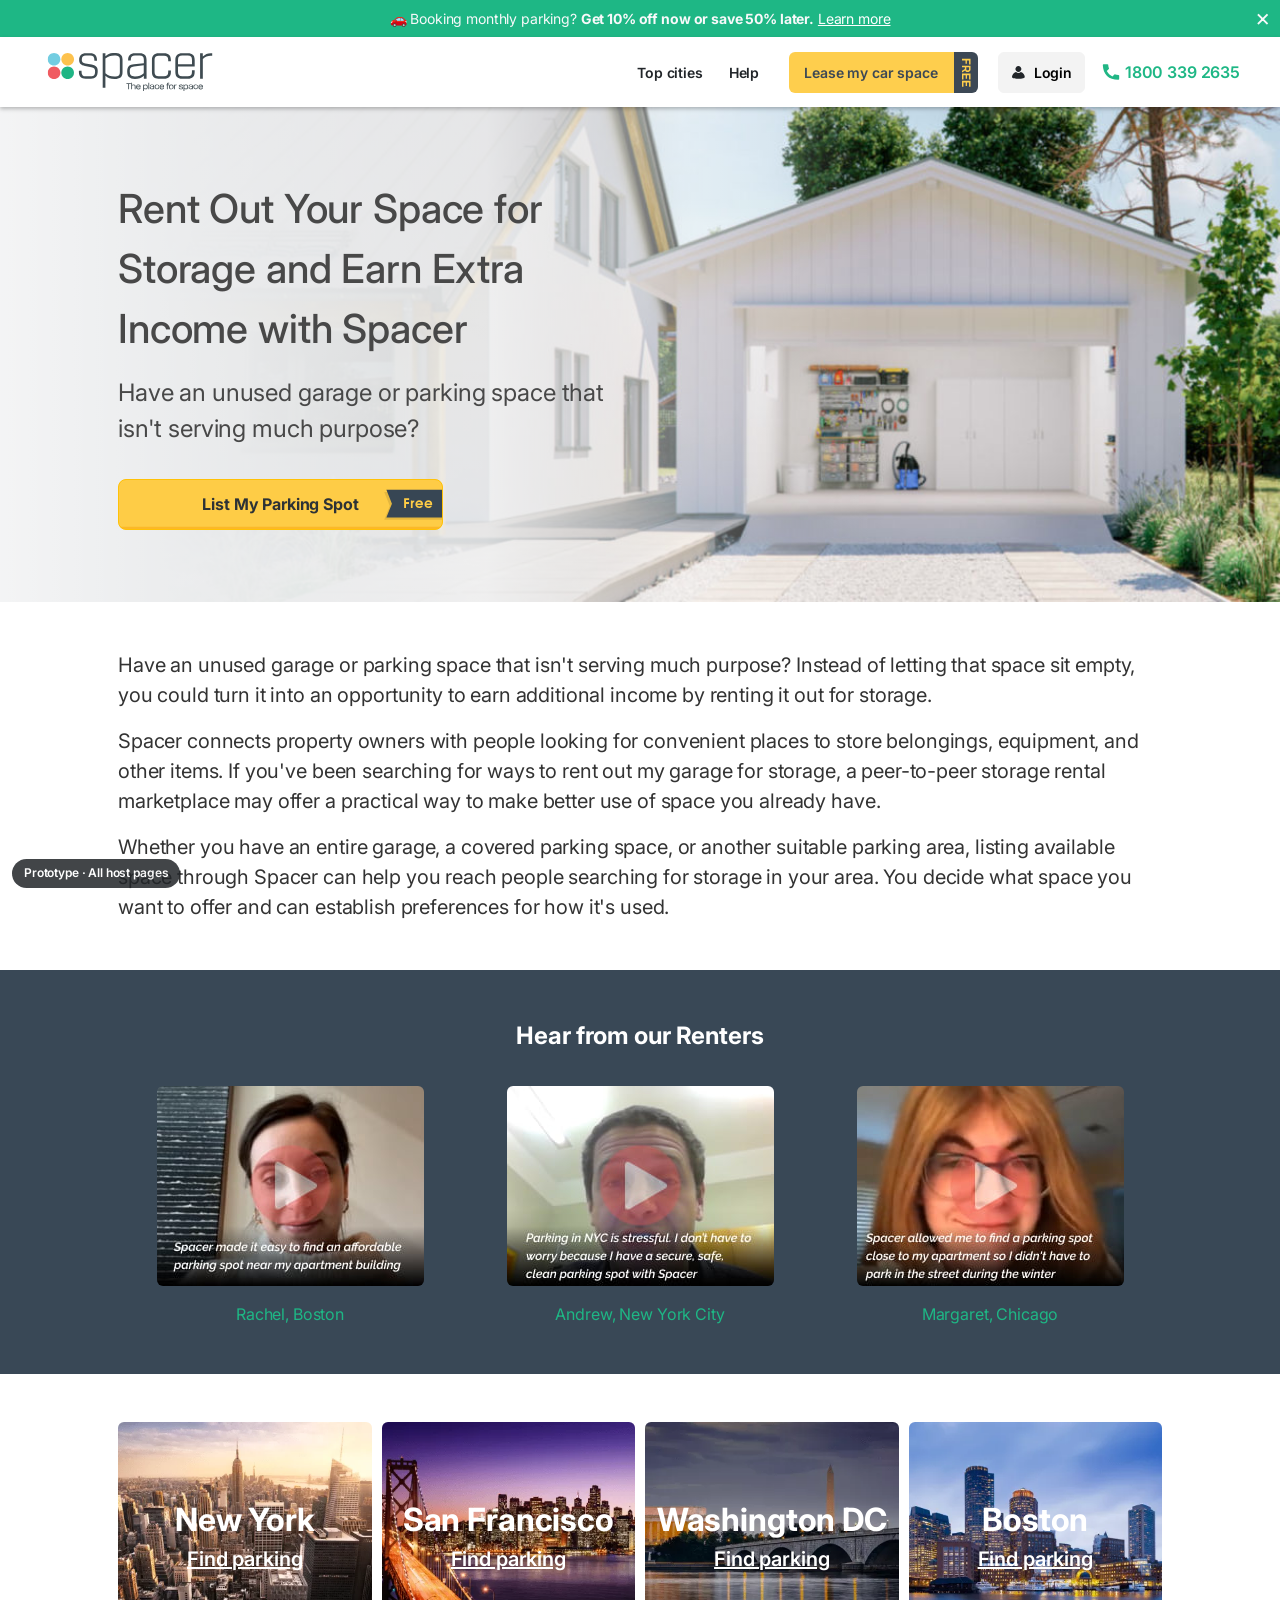
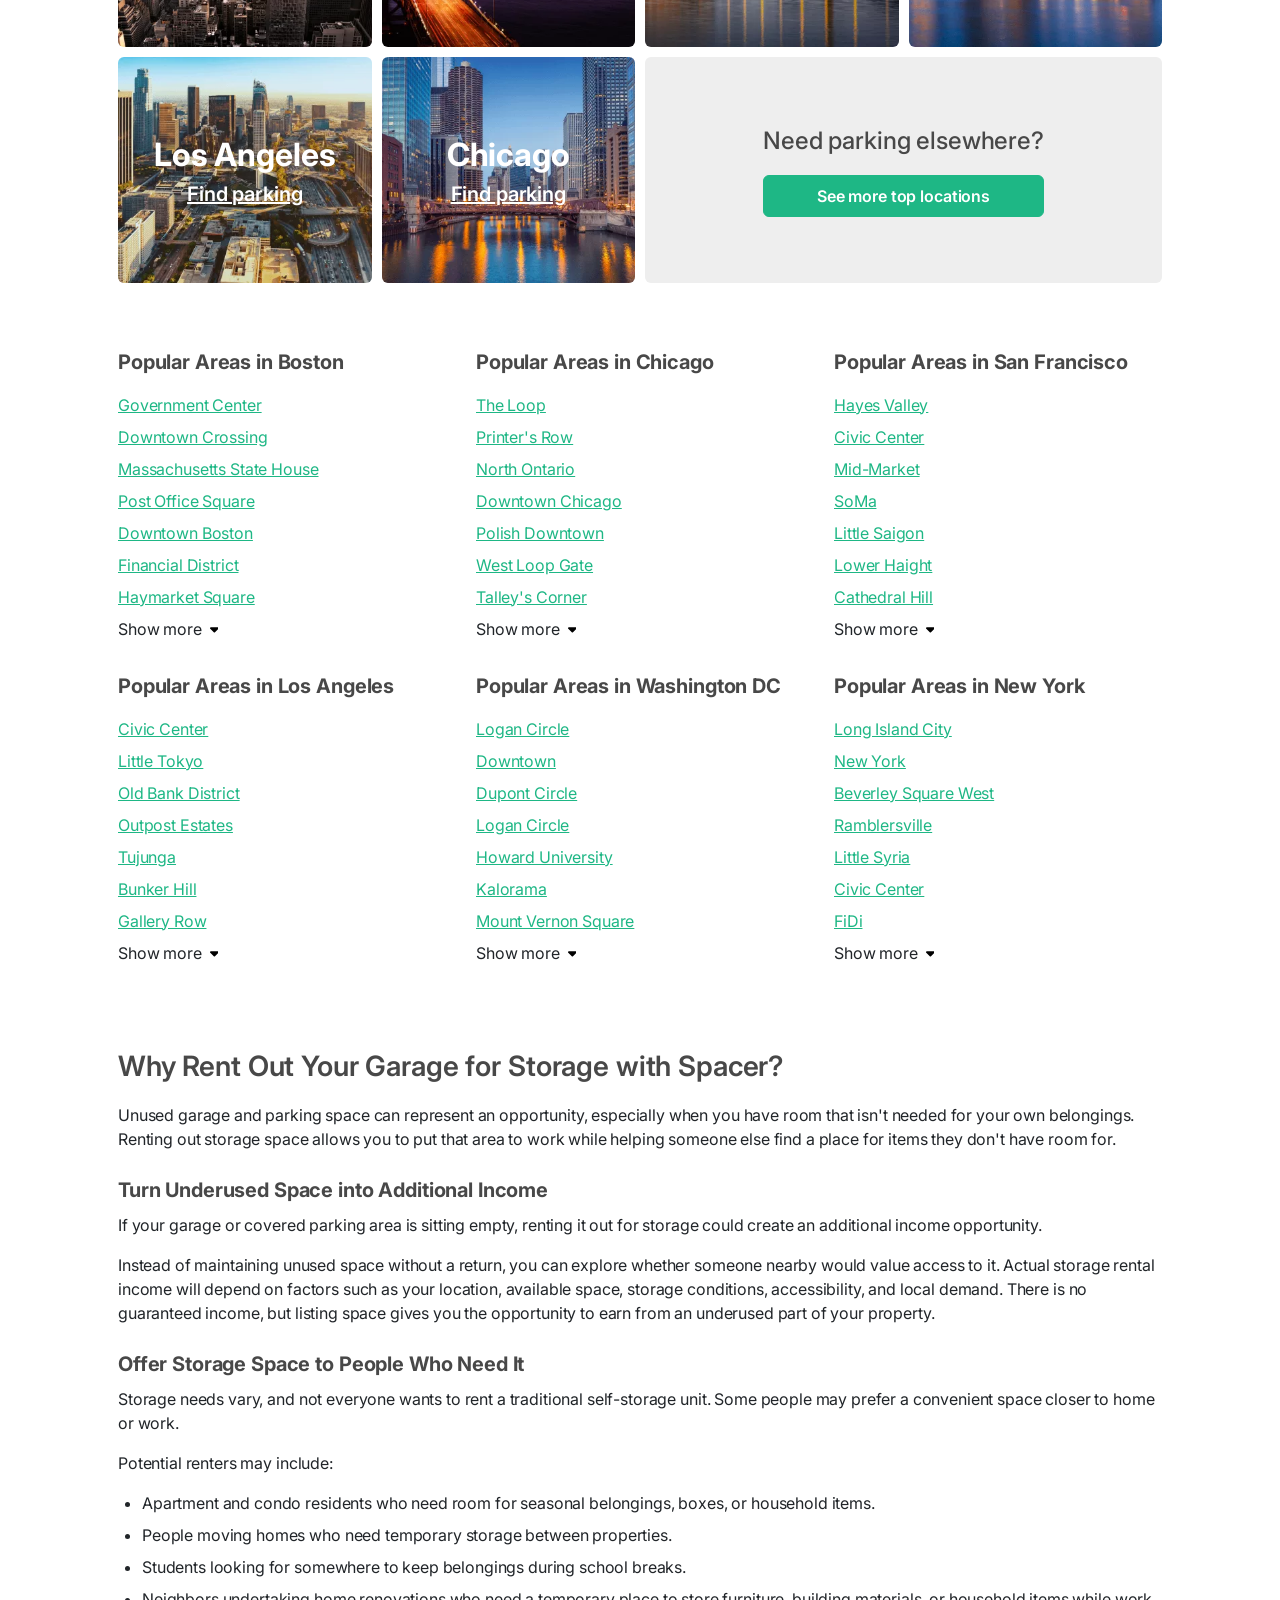
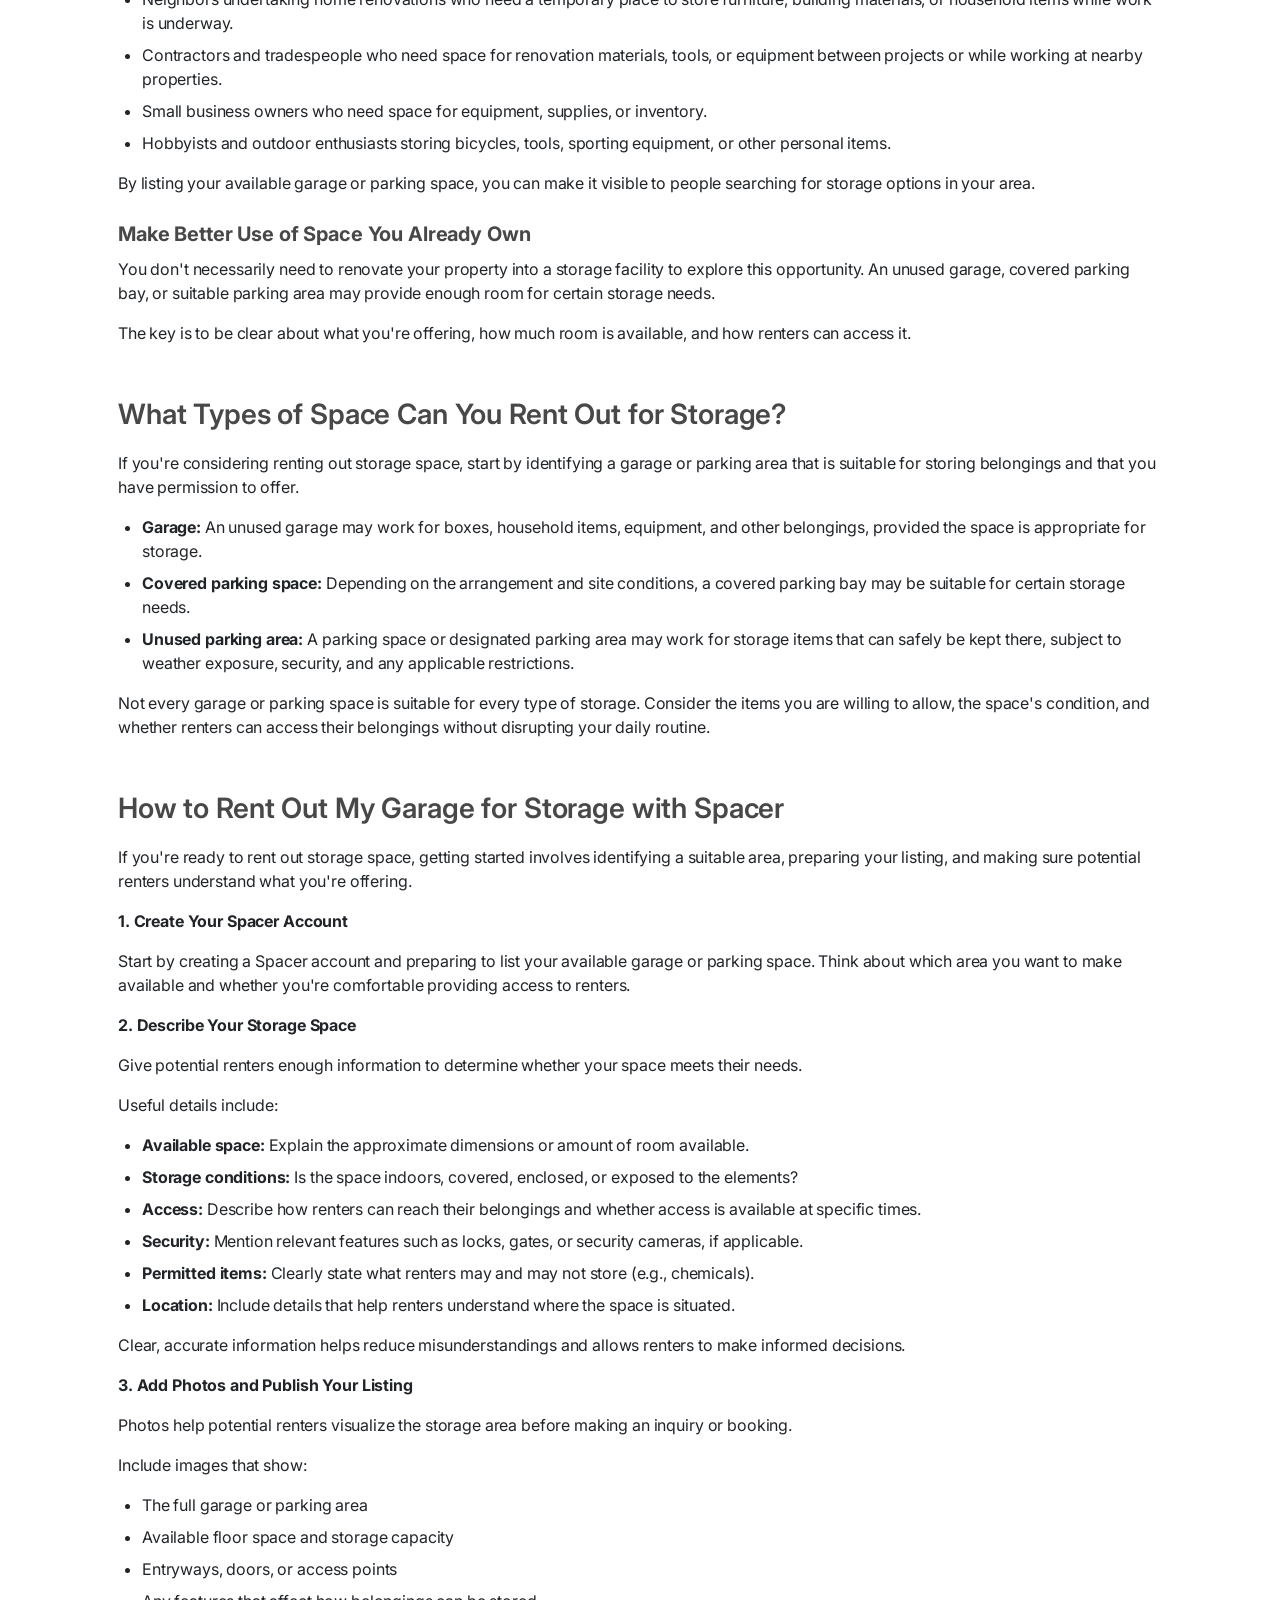
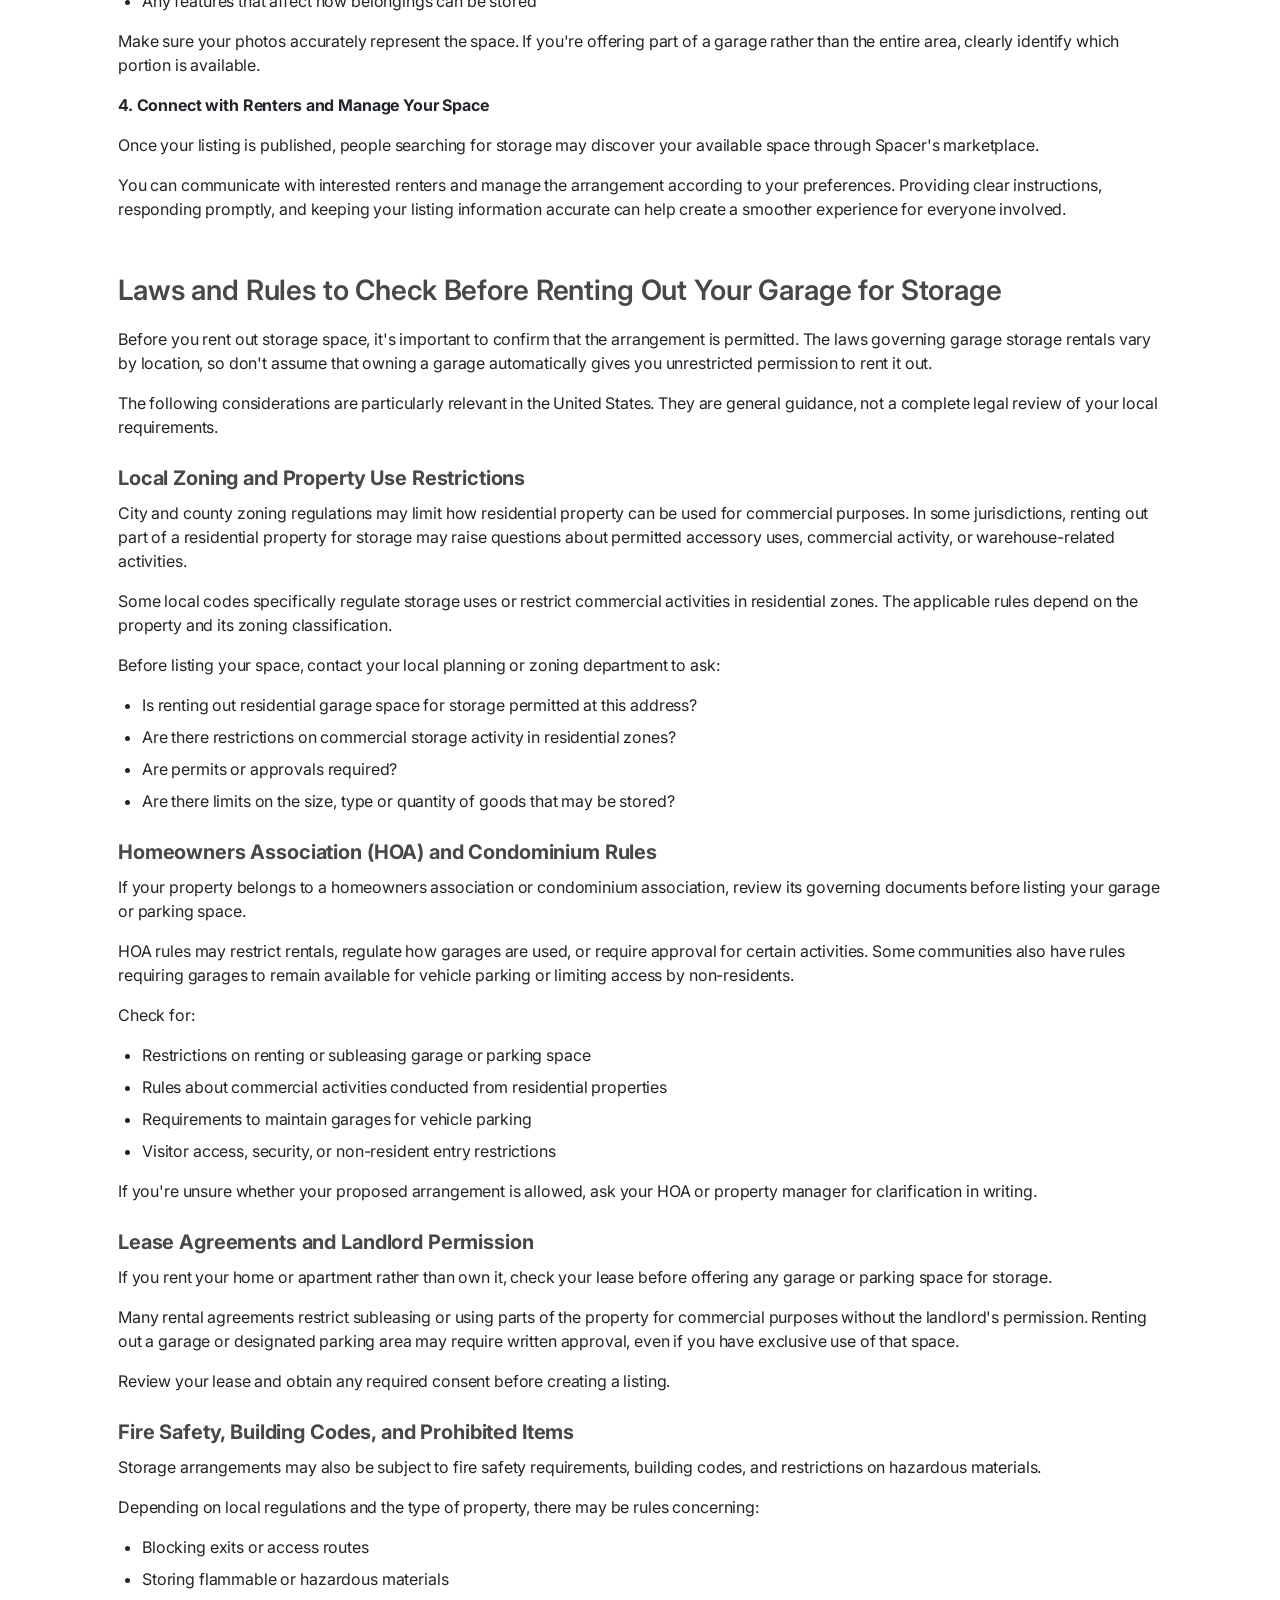
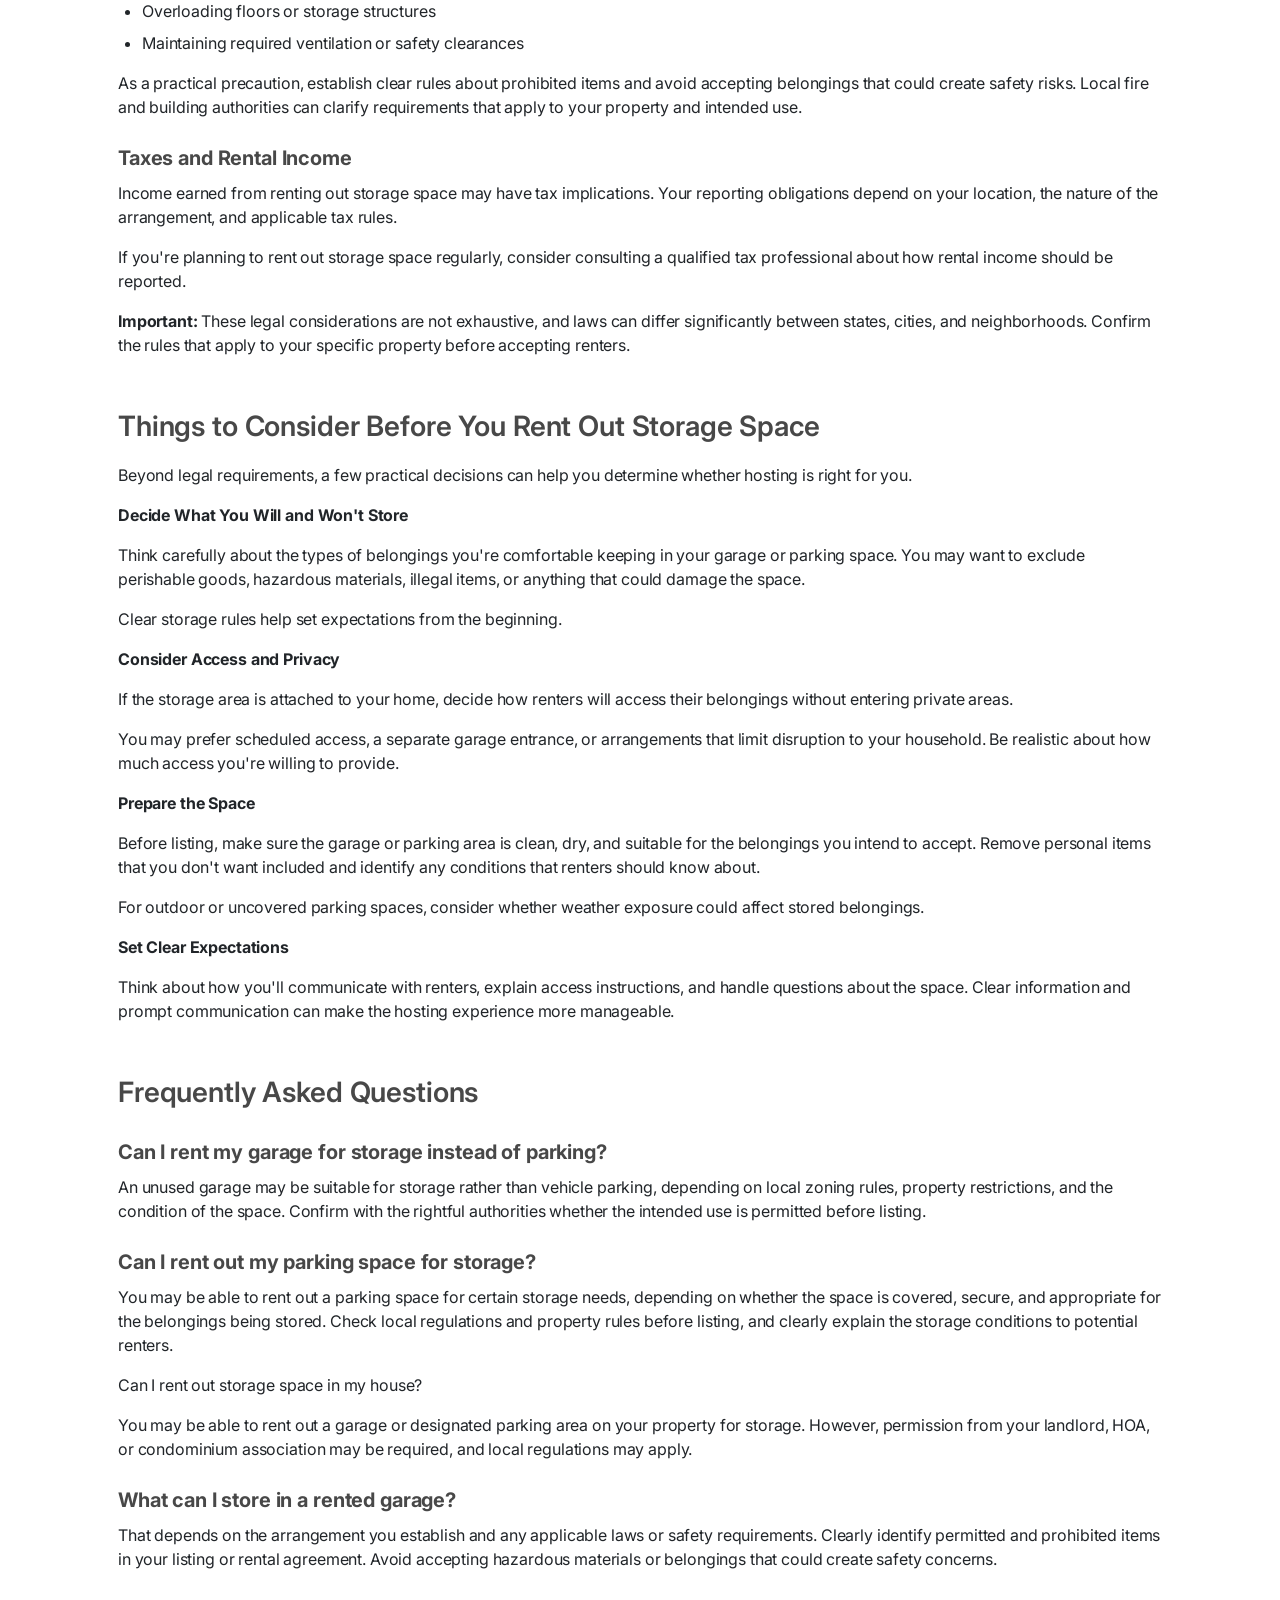
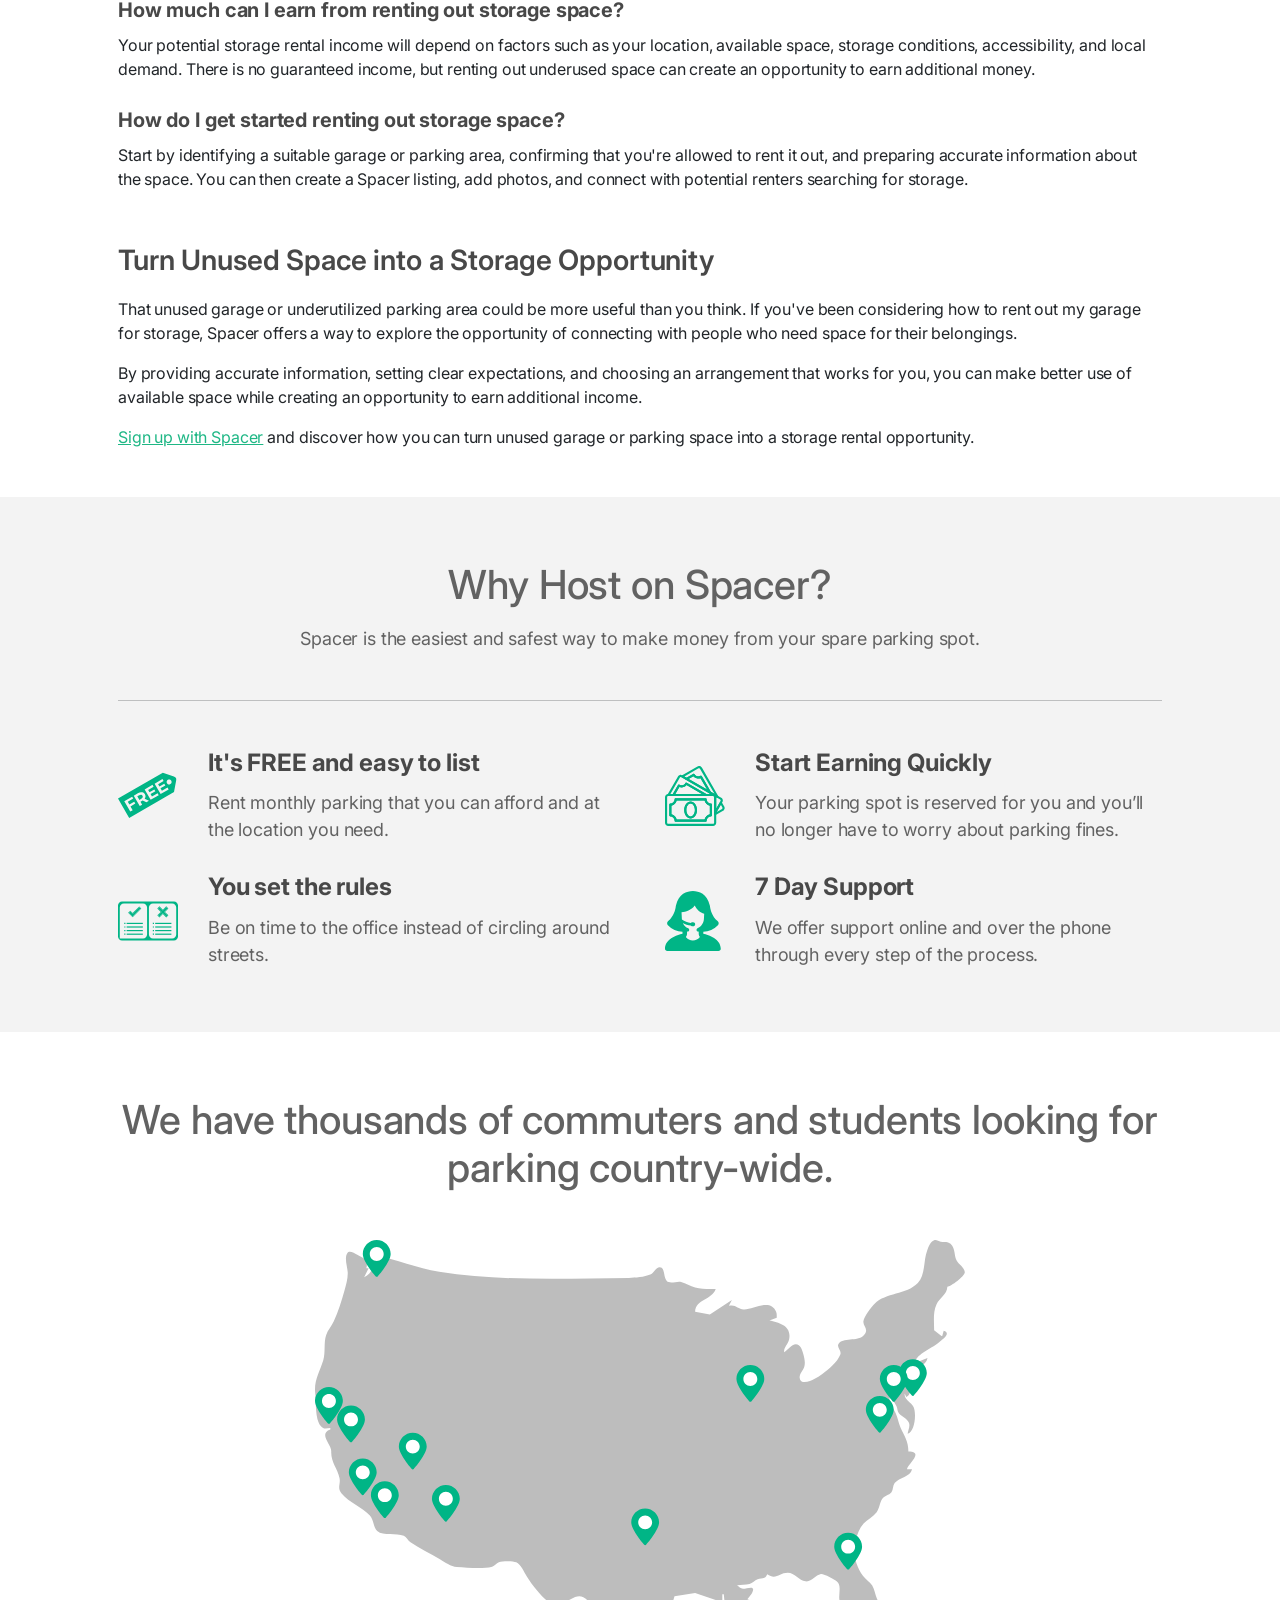
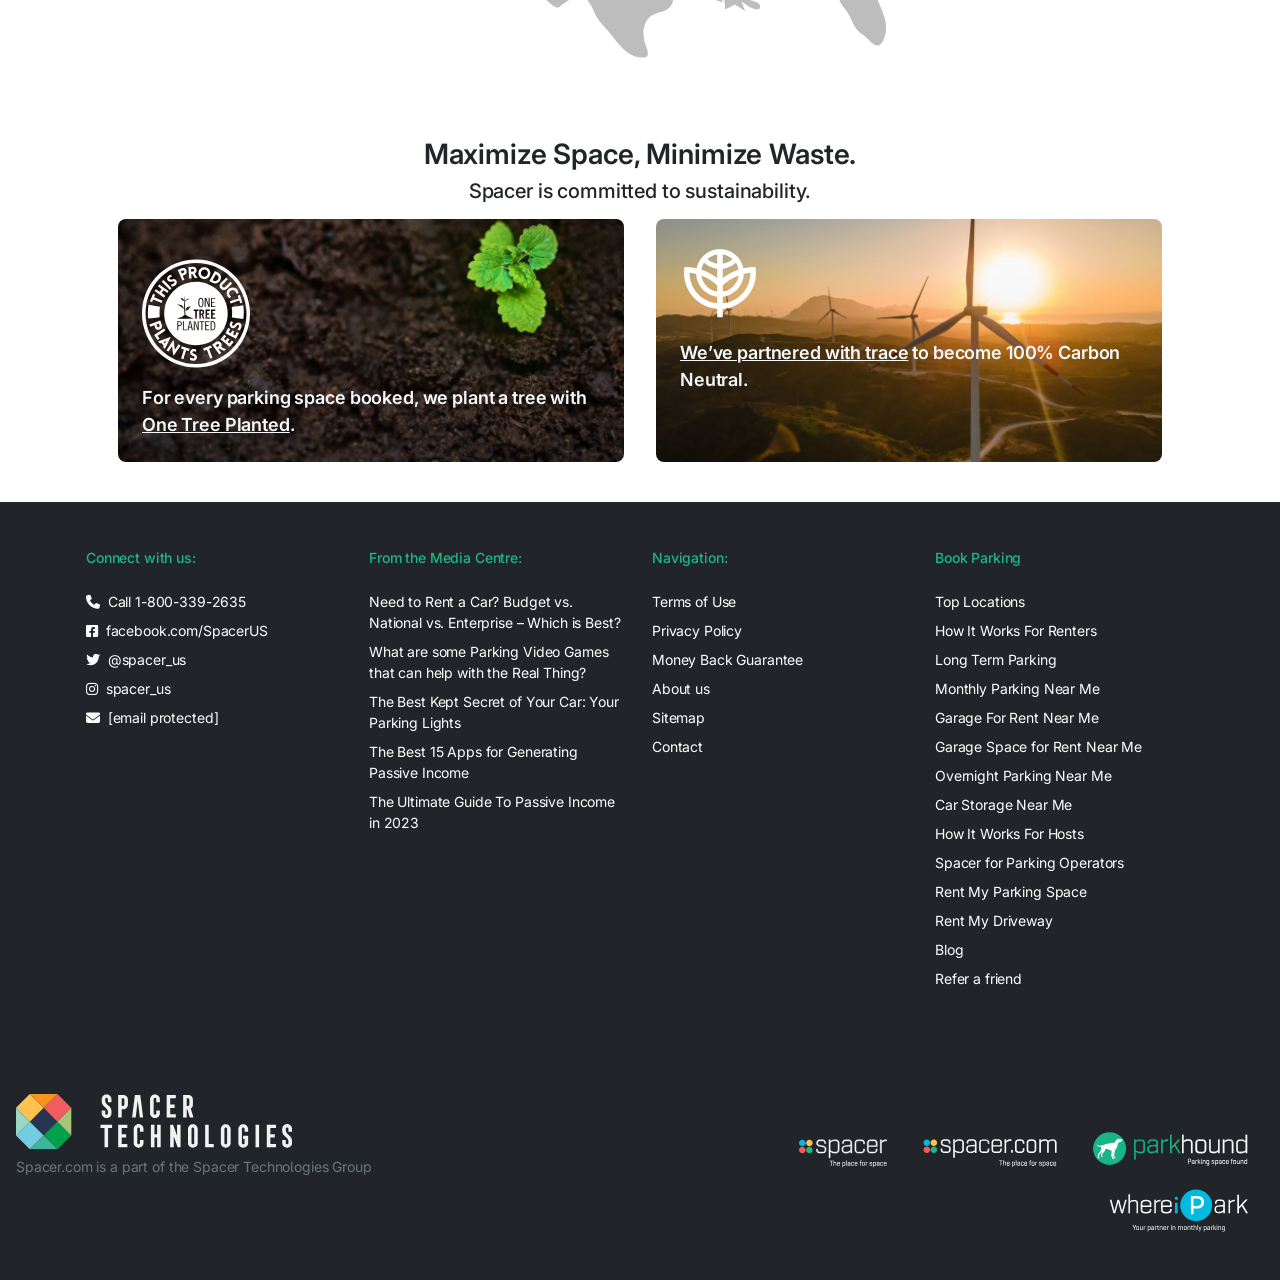
<file: spacer/rent-my-space-for-storage/index.html>
<!doctype html>
<html lang="en-US">
<head>
<meta charset="utf-8">
<meta name="viewport" content="width=device-width, initial-scale=1">
<title>Rent Out Your Space for Storage and Earn Extra Income with Spacer | Spacer</title>
<meta name="description" content="Have an unused garage or parking space that isn&#x27;t serving much purpose?">
<meta name="robots" content="noindex, nofollow">
<!-- Production canonical. Prototype is noindex. -->
<link rel="canonical" href="https://www.spacer.com/rent-my-space-for-storage">
<meta property="og:url" content="https://www.spacer.com/rent-my-space-for-storage">
<meta property="og:title" content="Rent Out Your Space for Storage and Earn Extra Income with Spacer | Spacer">
<meta property="og:description" content="Have an unused garage or parking space that isn&#x27;t serving much purpose?">
<link rel="preconnect" href="https://fonts.googleapis.com">
<link rel="preconnect" href="https://fonts.gstatic.com" crossorigin>
<link rel="stylesheet" href="https://fonts.googleapis.com/css2?family=Inter:wght@100;200;300;400;500;600;700;800;900&display=swap">
<link rel="stylesheet" href="../shared/spacerus.css">
<link rel="stylesheet" href="../shared/prototype.css">
<!-- FAQPage schema built from the doc FAQ. Optional for the production build. -->
<script type="application/ld+json">
{
  "@context": "https://schema.org",
  "@type": "FAQPage",
  "mainEntity": [
    {
      "@type": "Question",
      "name": "Can I rent my garage for storage instead of parking?",
      "acceptedAnswer": {
        "@type": "Answer",
        "text": "An unused garage may be suitable for storage rather than vehicle parking, depending on local zoning rules, property restrictions, and the condition of the space. Confirm with the rightful authorities whether the intended use is permitted before listing."
      }
    },
    {
      "@type": "Question",
      "name": "Can I rent out my parking space for storage?",
      "acceptedAnswer": {
        "@type": "Answer",
        "text": "You may be able to rent out a parking space for certain storage needs, depending on whether the space is covered, secure, and appropriate for the belongings being stored. Check local regulations and property rules before listing, and clearly explain the storage conditions to potential renters. Can I rent out storage space in my house? You may be able to rent out a garage or designated parking area on your property for storage. However, permission from your landlord, HOA, or condominium association may be required, and local regulations may apply."
      }
    },
    {
      "@type": "Question",
      "name": "What can I store in a rented garage?",
      "acceptedAnswer": {
        "@type": "Answer",
        "text": "That depends on the arrangement you establish and any applicable laws or safety requirements. Clearly identify permitted and prohibited items in your listing or rental agreement. Avoid accepting hazardous materials or belongings that could create safety concerns."
      }
    },
    {
      "@type": "Question",
      "name": "How much can I earn from renting out storage space?",
      "acceptedAnswer": {
        "@type": "Answer",
        "text": "Your potential storage rental income will depend on factors such as your location, available space, storage conditions, accessibility, and local demand. There is no guaranteed income, but renting out underused space can create an opportunity to earn additional money."
      }
    },
    {
      "@type": "Question",
      "name": "How do I get started renting out storage space?",
      "acceptedAnswer": {
        "@type": "Answer",
        "text": "Start by identifying a suitable garage or parking area, confirming that you're allowed to rent it out, and preparing accurate information about the space. You can then create a Spacer listing, add photos, and connect with potential renters searching for storage."
      }
    }
  ]
}
</script>
</head>
<body class="spacerus_pages rent_my_driveway rent_my_space_for_storage">
<main id="full-page-content" class="page-wrapper">

      <div id="header_banner" class="bg-primary position-relative p-2" hidden>
      <div class="w-100 m-auto text-light">
        <div class="text-center">
  🚗  Booking monthly parking? <b>Get 10% off now or save 50% later.</b> <a href="#" data-bs-toggle="modal" style="color: #fff" data-bs-target="#exampleModal">Learn more</a>
</div>
<!-- Modal -->
<div class="modal fade" id="exampleModal" tabindex="-1" aria-labelledby="exampleModalLabel" aria-hidden="true">
  <div class="modal-dialog" style="margin: auto !important; margin-top: 28px !important;">
    <div class="modal-content">
      <div class="modal-body">
        <div class="d-flex">
          <button type="button" class="btn-close" data-bs-dismiss="modal" aria-label="Close"></button>
          <h6 class="modal-title text-center text-primary flex-grow-1" id="exampleModalLabel"><b>Save 10% Now or 50% Later</b></h6>
        </div>
        <hr style="color: #3C4855"/>
        <div class="text-black-primary text-left" style="font-size: 16px;">
          <p>
            Whether you’re a short-term or long-term parker, we've got discounts just for you!
          </p>
          <p>
            <b>For short-term parking or upfront savings</b>
            <ul>
              <li>Use the code <b>10NOW</b> at checkout and get 10% off your first month</li>
            </ul>
          </p>
          <p>
            <b>Planning to park for 5 months or more?</b>
            <ul>
              <li>Get 50% off your fifth month with code <b>50LATER</b></li>
            </ul>
          </p>
          <p>
            Your discount will apply even if you start at a later date. For example, book today to start in June and get a 10% discount with 10NOW or use 50LATER for a bigger 50% discount in September.
          </p>
          <p>
            <b>Offer extended.</b>
          </p>
        </div>
      </div>
    </div>
  </div>
</div>
      </div>
      <span role="button" class="text-light text-center fs-4 position-absolute lh-base" style="width: 36px; height: 36px; top: 0; right: 0; line-height: 33px;">×</span>
    </div>
<nav class="navbar navbar-expand-lg navbar-light justify-content-between  d-print-none">
  <div class="container-fluid">
    <a class="navbar-brand light-logo d-none hide-on-map-mobile" href="https://www.spacer.com/"><img alt="Spacer Logo" src="../shared/images/logo-spacerus-dark.svg" /></a>
    <a class="navbar-brand dark-logo hide-on-map-mobile my-3" href="https://www.spacer.com/"><img alt="Spacer Logo" src="../shared/images/logo-spacerus-dark.svg" /></a>
    <button id="nav-toggle" class="navbar-toggler" type="button" data-bs-toggle="collapse" data-bs-target="#navbarSupportedContent" aria-controls="navbarSupportedContent" aria-expanded="false" aria-label="Toggle navigation">
      <span class="navbar-toggler-icon"></span>
    </button>
    <div class="collapse navbar-collapse" id="navbarSupportedContent">
      <ul class="navbar-nav ms-auto navbar-light">
        <li class="nav-item nav-mb-cu">
          <div class="nav-mb-content my-3">
            <div class="">
              <a href="tel:1-800-339-2635" class="nav-link fs-5-5">
                <img class="icon-phone" src="../shared/images/icon_phone.svg" /> 1800 339 2635
              </a>
            </div>
            <div class="text-end">
                <a class="btn btn-user btn-light fw-semibold" href="https://www.spacer.com/users/sign_in">Login</a>
            </div>
          </div>
        </li>
        <li class="nav-item nav-mb-lease">
          <a class="btn btn-lease fs-6" href="https://www.spacer.com/hosts/signup">Lease my car space</a>
        </li>
        <li class="nav-item dropdown nav-cities">
          <div class="nav-content">
            <a href="#" class="nav-link dropdown-toggle" data-bs-toggle="dropdown" role="button" aria-expanded="false">Top cities</a>
            <div class="dropdown-menu p-0" role="menu">
              <ul>
                <li><a class="d-block link-secondary fs-6 fw-normal text-decoration-none px-3 py-2" href="https://www.spacer.com/parking-boston-ma-usa">Boston</a></li>
                <li><a class="d-block link-secondary fs-6 fw-normal text-decoration-none px-3 py-2" href="https://www.spacer.com/parking-chicago-il-usa">Chicago</a></li>
                <li><a class="d-block link-secondary fs-6 fw-normal text-decoration-none px-3 py-2" href="https://www.spacer.com/parking-los-angeles-ca-usa">Los Angeles</a></li>
                <li><a class="d-block link-secondary fs-6 fw-normal text-decoration-none px-3 py-2" href="https://www.spacer.com/parking-san-francisco-ca-usa">San Francisco</a></li>
                <li><a class="d-block link-secondary fs-6 fw-normal text-decoration-none px-3 py-2" href="https://www.spacer.com/parking-new-york-city-ny-usa">New York</a></li>
                <li><a class="d-block link-secondary fs-6 fw-normal text-decoration-none px-3 py-2" href="https://www.spacer.com/parking-san-diego-ca-usa">San Diego</a></li>
                <li><a class="d-block link-secondary fs-6 fw-normal text-decoration-none px-3 py-2" href="https://www.spacer.com/parking-seattle-wa-usa">Seattle</a></li>
                <li><a class="d-block link-secondary fs-6 fw-normal text-decoration-none px-3 py-2" href="https://www.spacer.com/parking-miami-fl-usa">Miami</a></li>
              </ul>
              <ul>
                <li><a class="d-block link-secondary fs-6 fw-normal text-decoration-none px-3 py-2" href="https://www.spacer.com/parking-philadelphia-pa-usa">Philadelphia</a></li>
                <li><a class="d-block link-secondary fs-6 fw-normal text-decoration-none px-3 py-2" href="https://www.spacer.com/parking-atlanta-ga-usa">Atlanta</a></li>
                <li><a class="d-block link-secondary fs-6 fw-normal text-decoration-none px-3 py-2" href="https://www.spacer.com/parking-austin-tx-usa">Austin</a></li>
                <li><a class="d-block link-secondary fs-6 fw-normal text-decoration-none px-3 py-2" href="https://www.spacer.com/parking-jersey-city-nj-usa">Jersey City</a></li>
                <li><a class="d-block link-secondary fs-6 fw-normal text-decoration-none px-3 py-2" href="https://www.spacer.com/parking-houston-tx-usa">Houston</a></li>
                <li><a class="d-block link-secondary fs-6 fw-normal text-decoration-none px-3 py-2" href="https://www.spacer.com/parking-denver-co-usa">Denver</a></li>
                <li><a class="d-block link-secondary fs-6 fw-normal text-decoration-none px-3 py-2" href="https://www.spacer.com/parking-san-jose-ca-usa">San Jose</a></li>
                <li><a class="d-block link-secondary fs-6 fw-normal text-decoration-none px-3 py-2" href="https://www.spacer.com/parking-washington-dc-usa">Washington DC</a></li>
              </ul>
            </div>
          </div>
        </li>
        <li class="nav-item dropdown nav-help">
          <div class="nav-content">
            <a href="#" class="nav-link dropdown-toggle" data-bs-toggle="dropdown" role="button" aria-expanded="false">Help</a>
            <div class="dropdown-menu p-0" role="menu">
              <a class="d-block link-secondary fs-6 fw-normal text-decoration-none px-3 py-2 border-bottom" href="https://www.spacer.com/how-it-works">How it works »</a>
              <a class="d-block link-secondary fs-6 fw-normal text-decoration-none px-3 py-2 border-bottom" href="https://www.spacer.com/faq">Visit Help Centre »</a>
              <span class="d-block link-secondary fs-6 fw-semibold text-decoration-none px-3 py-2 mt-1">Common FAQ's</span>
              <a class="d-block link-secondary fs-6 fw-normal text-decoration-none px-3 py-2" href="https://www.spacer.com/faq#renter-faq-3">How do I know my vehicle is safe? Is the parking spot locked up?</a>
              <a class="d-block link-secondary fs-6 fw-normal text-decoration-none px-3 py-2" href="https://www.spacer.com/faq#renter-faq-1">What is Spacer?</a>
              <a class="d-block link-secondary fs-6 fw-normal text-decoration-none px-3 py-2" href="https://www.spacer.com/faq#renter-faq-2">How much can I save?</a>
              <a class="d-block link-secondary fs-6 fw-normal text-decoration-none px-3 py-2 border-top" href="https://www.spacer.com/terms-conditions">View our Terms and Conditions</a>
            </div>
          </div>
        </li>
        <li class="nav-item nav-lease">
          <div class="nav-content">
            <a class="btn btn-lease fs-6" href="https://www.spacer.com/hosts/signup">Lease my car space</a>
          </div>
        </li>
          <li class="nav-item nav-login">
    <div class="nav-content">
      <a class="btn btn-user btn-light fw-semibold" href="https://www.spacer.com/users/sign_in">Login</a>
    </div>
  </li>
        <li class="nav-item nav-call ps-2">
          <div class="nav-content">
            <a href="tel:1-800-339-2635" class="nav-link fs-5-5">
              <img class="icon-phone" alt="" src="../shared/images/icon_phone.svg" /> 1800 339 2635
            </a>
          </div>
        </li>
        <li class="nav-item btn-back">
          <a class="btn btn-light fw-semibold fs-6">Back</a>
        </li>
      </ul>
    </div>
  </div>
</nav>
<div class="header-wrap d-print-none" id="header-wrap">
  <div class="container-lg">
  </div>
</div>
      <div class="sec-hero">
  <div class="container px-4 px-md-5 py-4">
    <div class="sec-content py-5 mx-auto">
      <div>
        <h1 class="fs-1 fw-medium text-landing-title lh-base mb-3">Rent Out Your Space for Storage and Earn Extra Income with Spacer</h1>
        <p class="fs-4 text-landing-title mb-4">Have an unused garage or parking space that isn&#x27;t serving much purpose?</p>
        <a href="https://www.spacer.com/rent-out-my-space" class="btn btn-warning btn-lease-spot fw-bold mt-2">List My Parking Spot</a>
      </div>
      <div class="align-self-center">
      </div>
    </div>
  </div>
</div>
<div class="sec-details">
  <div class="container px-4 px-md-5">
    <div class="sec-content py-5 mx-auto">
<p class="fs-5 lh-base mb-3" style="color: #333333;">Have an unused garage or parking space that isn't serving much purpose? Instead of letting that space sit empty, you could turn it into an opportunity to earn additional income by renting it out for storage.</p>
<p class="fs-5 lh-base mb-3" style="color: #333333;">Spacer connects property owners with people looking for convenient places to store belongings, equipment, and other items. If you've been searching for ways to rent out my garage for storage, a peer-to-peer storage rental marketplace may offer a practical way to make better use of space you already have.</p>
<p class="fs-5 lh-base mb-0" style="color: #333333;">Whether you have an entire garage, a covered parking space, or another suitable parking area, listing available space through Spacer can help you reach people searching for storage in your area. You decide what space you want to offer and can establish preferences for how it's used.</p>
</div>
  </div>
</div>
<div class="sec-renter-feedbacks bg-grey-1">
  <div class="container pt-5">
    <label class="title-renters d-block fs-4 fw-bold text-center text-white lh-base">Hear from our Renters</label>
    <div class="sec-content mx-auto pt-4 pb-5 mt-2">
      <div class="text-center">
        <div role="button">
          <img data-video="https://www.youtube.com/embed/Vql8TMT7lkc?controls=0&amp;modestbranding=1&amp;rel=0&amp;loop=1&amp;autoplay=1" class="rounded feedbacks-tile" alt="Rachel, Boston" loading="lazy" src="../shared/images/testimonial-rachel.png" />
        </div>
        <label class="text-primary fs-5-5 mt-3">Rachel, Boston</label>
      </div>
      <div class="text-center">
        <div role="button">
          <img data-video="https://www.youtube.com/embed/I4Ub5joSOYs?controls=0&amp;modestbranding=1&amp;rel=0&amp;loop=1&amp;autoplay=1" class="rounded feedbacks-tile" alt="Andrew, New York City" loading="lazy" src="../shared/images/testimonial-andrew.png" />
        </div>
        <label class="text-primary fs-5-5 mt-3">Andrew, New York City</label>
      </div>
      <div class="text-center">
        <div role="button">
          <img data-video="https://www.youtube.com/embed/4quIBqjX-iQ?controls=0&amp;modestbranding=1&amp;rel=0&amp;loop=1&amp;autoplay=1" class="rounded feedbacks-tile" alt="Margaret, Chicago" loading="lazy" src="../shared/images/testimonial-margaret.png" />
        </div>
        <label class="text-primary fs-5-5 mt-3">Margaret, Chicago</label>
      </div>
    </div>
  </div>
</div>
<div class="sec-landing-list">
  <div class="container px-4 px-md-5">
    <div class="sec-content py-5 mx-auto">
      <div class="list-city">
        <img class="rounded w-100" alt="New York" loading="lazy" src="../shared/images/city-newyork.webp" />
        <div class="text-wrapper">
          <a href="https://www.spacer.com/parking-new-york-city-ny-usa" title="New York" class="fs-2 fw-bold text-white text-center text-decoration-none">
            New York <span class="d-block fs-5 fw-semibold text-decoration-underline">Find parking</span>
          </a>
        </div>
      </div>
      <div class="list-city">
        <img class="rounded w-100" alt="San Francisco" loading="lazy" src="../shared/images/city-sanfrancisco.webp" />
        <div class="text-wrapper">
          <a href="https://www.spacer.com/parking-san-francisco-ca-usa" title="San Francisco" class="fs-2 fw-bold text-white text-center text-decoration-none">
            San Francisco <span class="d-block fs-5 fw-semibold text-decoration-underline">Find parking</span>
          </a>
        </div>
      </div>
      <div class="list-city">
        <img class="rounded w-100" alt="Washington DC" loading="lazy" src="../shared/images/city-washingtondc.webp" />
        <div class="text-wrapper">
          <a href="https://www.spacer.com/parking-washington-dc-usa" title="Washington DC" class="fs-2 fw-bold text-white text-center text-decoration-none">
            Washington DC <span class="d-block fs-5 fw-semibold text-decoration-underline">Find parking</span>
          </a>
        </div>
      </div>
      <div class="list-city">
        <img class="rounded w-100" alt="Boston" loading="lazy" src="../shared/images/city-boston.webp" />
        <div class="text-wrapper">
          <a href="https://www.spacer.com/parking-boston-ma-usa" title="Boston" class="fs-2 fw-bold text-white text-center text-decoration-none">
            Boston <span class="d-block fs-5 fw-semibold text-decoration-underline">Find parking</span>
          </a>
        </div>
      </div>
      <div class="list-city">
        <img class="rounded w-100" alt="Los Angeles" loading="lazy" src="../shared/images/city-losangeles.webp" />
        <div class="text-wrapper">
          <a href="https://www.spacer.com/parking-los-angeles-ca-usa" title="Los Angeles" class="fs-2 fw-bold text-white text-center text-decoration-none">
            Los Angeles <span class="d-block fs-5 fw-semibold text-decoration-underline">Find parking</span>
          </a>
        </div>
      </div>
      <div class="list-city">
        <img class="rounded w-100" alt="Chicago" loading="lazy" src="../shared/images/city-chicago.webp" />
        <div class="text-wrapper">
          <a href="https://www.spacer.com/parking-chicago-il-usa" title="Chicago" class="fs-2 fw-bold text-white text-center text-decoration-none">
            Chicago <span class="d-block fs-5 fw-semibold text-decoration-underline">Find parking</span>
          </a>
        </div>
      </div>
      <div class="list-city-more d-flex rounded py-lg-0 py-5">
        <div class="mx-auto text-center align-self-center">
          <h3 class="mb-3 fs-4 lh-base text-landing-title">Need parking elsewhere?</h3>
          <a href="#" class="btn btn-primary fs-5-5 fw-medium d-block py-2">See more top locations</a>
        </div>
      </div>
    </div>
  </div>
</div>
<div class="sec-srp">
  <div class="container px-4 px-md-5">
    <div class="sec-content py-3 mx-auto">
      <div>
        <h4 class="mb-3 fs-5 fw-bold lh-base text-landing-title">Popular Areas in Boston</h4>
        <div class="list-link show-less" >
            <div class="mb-2 link-item ">
              <a title="Government Center" class="fs-5-5 lh-base" target="_blank" href="https://www.spacer.com/parking-government-center-boston-ma-usa">Government Center</a>
            </div>
            <div class="mb-2 link-item ">
              <a title="Downtown Crossing" class="fs-5-5 lh-base" target="_blank" href="https://www.spacer.com/parking-downtown-crossing-boston-ma-usa">Downtown Crossing</a>
            </div>
            <div class="mb-2 link-item ">
              <a title="Massachusetts State House" class="fs-5-5 lh-base" target="_blank" href="https://www.spacer.com/parking-massachusetts-state-house-boston-ma-usa">Massachusetts State House</a>
            </div>
            <div class="mb-2 link-item ">
              <a title="Post Office Square" class="fs-5-5 lh-base" target="_blank" href="https://www.spacer.com/parking-post-office-square-boston-ma-usa">Post Office Square</a>
            </div>
            <div class="mb-2 link-item ">
              <a title="Downtown Boston" class="fs-5-5 lh-base" target="_blank" href="https://www.spacer.com/parking-downtown-boston-boston-ma-usa">Downtown Boston</a>
            </div>
            <div class="mb-2 link-item ">
              <a title="Financial District" class="fs-5-5 lh-base" target="_blank" href="https://www.spacer.com/parking-financial-district-boston-ma-usa">Financial District</a>
            </div>
            <div class="mb-2 link-item ">
              <a title="Haymarket Square" class="fs-5-5 lh-base" target="_blank" href="https://www.spacer.com/parking-haymarket-square-boston-ma-usa">Haymarket Square</a>
            </div>
            <div class="mb-2 link-item link-item-hidden">
              <a title="Fort Hill Square" class="fs-5-5 lh-base" target="_blank" href="https://www.spacer.com/parking-fort-hill-square-boston-ma-usa">Fort Hill Square</a>
            </div>
            <div class="mb-2 link-item link-item-hidden">
              <a title="Bulfinch Triangle" class="fs-5-5 lh-base" target="_blank" href="https://www.spacer.com/parking-bulfinch-triangle-boston-ma-usa">Bulfinch Triangle</a>
            </div>
            <div class="mb-2 link-item link-item-hidden">
              <a title="Louisburg Square" class="fs-5-5 lh-base" target="_blank" href="https://www.spacer.com/parking-louisburg-square-boston-ma-usa">Louisburg Square</a>
            </div>
            <div class="mb-2 link-item link-item-hidden">
              <a title="Waterfront" class="fs-5-5 lh-base" target="_blank" href="https://www.spacer.com/parking-waterfront-boston-ma-usa">Waterfront</a>
            </div>
            <div class="mb-2 link-item link-item-hidden">
              <a title="Hanover Street" class="fs-5-5 lh-base" target="_blank" href="https://www.spacer.com/parking-hanover-street-boston-ma-usa">Hanover Street</a>
            </div>
            <div class="mb-2 link-item link-item-hidden">
              <a title="Massachusetts General Hospital" class="fs-5-5 lh-base" target="_blank" href="https://www.spacer.com/parking-massachusetts-general-hospital-boston-ma-usa">Massachusetts General Hospital</a>
            </div>
            <div class="mb-2 link-item link-item-hidden">
              <a title="South Station" class="fs-5-5 lh-base" target="_blank" href="https://www.spacer.com/parking-south-station-boston-ma-usa">South Station</a>
            </div>
            <div class="mb-2 link-item link-item-hidden">
              <a title="Boston Theater District" class="fs-5-5 lh-base" target="_blank" href="https://www.spacer.com/parking-boston-theater-district-boston-ma-usa">Boston Theater District</a>
            </div>
            <div class="mb-2 link-item link-item-hidden">
              <a title="Beacon Hill " class="fs-5-5 lh-base" target="_blank" href="https://www.spacer.com/parking-beacon-hill-ma-usa">Beacon Hill </a>
            </div>
            <div class="mb-2 link-item link-item-hidden">
              <a title="Beacon Hill" class="fs-5-5 lh-base" target="_blank" href="https://www.spacer.com/parking-beacon-hill-boston-ma-usa">Beacon Hill</a>
            </div>
            <div class="mb-2 link-item link-item-hidden">
              <a title="West End" class="fs-5-5 lh-base" target="_blank" href="https://www.spacer.com/parking-west-end-boston-ma-usa">West End</a>
            </div>
            <div class="mb-2 link-item link-item-hidden">
              <a title="North End" class="fs-5-5 lh-base" target="_blank" href="https://www.spacer.com/parking-north-end-boston-ma-usa">North End</a>
            </div>
            <div class="mb-2 link-item link-item-hidden">
              <a title="West End" class="fs-5-5 lh-base" target="_blank" href="https://www.spacer.com/parking-west-end-ma-usa">West End</a>
            </div>
            <div class="mb-2 link-item link-item-hidden">
              <a title="Ladder District" class="fs-5-5 lh-base" target="_blank" href="https://www.spacer.com/parking-ladder-district-boston-ma-usa">Ladder District</a>
            </div>
            <div class="mb-2 link-item link-item-hidden">
              <a title="Leather District" class="fs-5-5 lh-base" target="_blank" href="https://www.spacer.com/parking-leather-district-boston-ma-usa">Leather District</a>
            </div>
            <div class="mb-2 link-item link-item-hidden">
              <a title="TD Garden" class="fs-5-5 lh-base" target="_blank" href="https://www.spacer.com/parking-td-garden-boston-ma-usa">TD Garden</a>
            </div>
            <div class="mb-2 link-item link-item-hidden">
              <a title="Charles Street" class="fs-5-5 lh-base" target="_blank" href="https://www.spacer.com/parking-charles-street-boston-ma-usa">Charles Street</a>
            </div>
            <div class="mb-2 link-item link-item-hidden">
              <a title="Chinatown" class="fs-5-5 lh-base" target="_blank" href="https://www.spacer.com/parking-chinatown-boston-ma-usa">Chinatown</a>
            </div>
            <div class="mb-2 link-item link-item-hidden">
              <a title="North Station" class="fs-5-5 lh-base" target="_blank" href="https://www.spacer.com/parking-north-station-boston-ma-usa">North Station</a>
            </div>
            <div class="mb-2 link-item link-item-hidden">
              <a title="South Cove" class="fs-5-5 lh-base" target="_blank" href="https://www.spacer.com/parking-south-cove-boston-ma-usa">South Cove</a>
            </div>
            <div class="mb-2 link-item link-item-hidden">
              <a title="Bay Village" class="fs-5-5 lh-base" target="_blank" href="https://www.spacer.com/parking-bay-village-boston-ma-usa">Bay Village</a>
            </div>
            <div class="mb-2 link-item link-item-hidden">
              <a title="Fort Point" class="fs-5-5 lh-base" target="_blank" href="https://www.spacer.com/parking-fort-point-boston-ma-usa">Fort Point</a>
            </div>
            <div class="mb-2 link-item link-item-hidden">
              <a title="Bay State College" class="fs-5-5 lh-base" target="_blank" href="https://www.spacer.com/parking-bay-state-college-ma-usa">Bay State College</a>
            </div>
            <div class="mb-2 link-item link-item-hidden">
              <a title="Sumner Tunnel" class="fs-5-5 lh-base" target="_blank" href="https://www.spacer.com/parking-sumner-tunnel-boston-ma-usa">Sumner Tunnel</a>
            </div>
            <div class="mb-2 link-item link-item-hidden">
              <a title="City Square" class="fs-5-5 lh-base" target="_blank" href="https://www.spacer.com/parking-city-square-boston-ma-usa">City Square</a>
            </div>
            <div class="mb-2 link-item link-item-hidden">
              <a title="Callahan Tunnel" class="fs-5-5 lh-base" target="_blank" href="https://www.spacer.com/parking-callahan-tunnel-boston-ma-usa">Callahan Tunnel</a>
            </div>
            <div class="mb-2 link-item link-item-hidden">
              <a title="Copley Square" class="fs-5-5 lh-base" target="_blank" href="https://www.spacer.com/parking-copley-square-boston-ma-usa">Copley Square</a>
            </div>
            <div class="mb-2 link-item link-item-hidden">
              <a title="East Cambridge" class="fs-5-5 lh-base" target="_blank" href="https://www.spacer.com/parking-east-cambridge-cambridge-ma-usa">East Cambridge</a>
            </div>
          <span class="btn-collapse btn-show-srp-link" style="cursor: pointer">
            <span class="item-short title-collapse fs-5-5 me-1">Show more</span>
            <span class="item-long title-collapse fs-5-5 me-1">Show less</span>
            <svg class="item-short mb-1" xmlns="http://www.w3.org/2000/svg" height="1em" viewBox="0 0 320 512"><path d="M137.4 374.6c12.5 12.5 32.8 12.5 45.3 0l128-128c9.2-9.2 11.9-22.9 6.9-34.9s-16.6-19.8-29.6-19.8L32 192c-12.9 0-24.6 7.8-29.6 19.8s-2.2 25.7 6.9 34.9l128 128z"/></svg>
            <svg class="item-long mb-0" xmlns="http://www.w3.org/2000/svg" height="1em" viewBox="0 0 320 512"><path d="M182.6 137.4c-12.5-12.5-32.8-12.5-45.3 0l-128 128c-9.2 9.2-11.9 22.9-6.9 34.9s16.6 19.8 29.6 19.8H288c12.9 0 24.6-7.8 29.6-19.8s2.2-25.7-6.9-34.9l-128-128z"/></svg>
          </span>
        </div>
      </div>
      <div>
        <h4 class="mb-3 fs-5 fw-bold lh-base text-landing-title">Popular Areas in Chicago</h4>
        <div class="list-link show-less">
            <div class="mb-2 link-item ">
              <a title="The Loop" class="fs-5-5 lh-base" target="_blank" href="https://www.spacer.com/parking-the-loop-chicago-il-usa">The Loop</a>
            </div>
            <div class="mb-2 link-item ">
              <a title="Printer&#39;s Row" class="fs-5-5 lh-base" target="_blank" href="https://www.spacer.com/parking-printers-row-chicago-il-usa">Printer&#39;s Row</a>
            </div>
            <div class="mb-2 link-item ">
              <a title="North Ontario" class="fs-5-5 lh-base" target="_blank" href="https://www.spacer.com/parking-north-ontario-ca-usa">North Ontario</a>
            </div>
            <div class="mb-2 link-item ">
              <a title="Downtown Chicago" class="fs-5-5 lh-base" target="_blank" href="https://www.spacer.com/parking-downtown-chicago-il-usa">Downtown Chicago</a>
            </div>
            <div class="mb-2 link-item ">
              <a title="Polish Downtown" class="fs-5-5 lh-base" target="_blank" href="https://www.spacer.com/parking-polish-downtown-chicago-il-usa">Polish Downtown</a>
            </div>
            <div class="mb-2 link-item ">
              <a title="West Loop Gate" class="fs-5-5 lh-base" target="_blank" href="https://www.spacer.com/parking-west-loop-gate-il-usa">West Loop Gate</a>
            </div>
            <div class="mb-2 link-item ">
              <a title="Talley&#39;s Corner" class="fs-5-5 lh-base" target="_blank" href="https://www.spacer.com/parking-talleys-corner-chicago-il-usa">Talley&#39;s Corner</a>
            </div>
            <div class="mb-2 link-item link-item-hidden">
              <a title="South Loop" class="fs-5-5 lh-base" target="_blank" href="https://www.spacer.com/parking-south-loop-chicago-il-usa">South Loop</a>
            </div>
            <div class="mb-2 link-item link-item-hidden">
              <a title="Dearborn Park" class="fs-5-5 lh-base" target="_blank" href="https://www.spacer.com/parking-dearborn-park-chicago-il-usa">Dearborn Park</a>
            </div>
            <div class="mb-2 link-item link-item-hidden">
              <a title="New Eastside" class="fs-5-5 lh-base" target="_blank" href="https://www.spacer.com/parking-new-eastside-chicago-il-usa">New Eastside</a>
            </div>
            <div class="mb-2 link-item link-item-hidden">
              <a title="Greektown" class="fs-5-5 lh-base" target="_blank" href="https://www.spacer.com/parking-greektown-chicago-il-usa">Greektown</a>
            </div>
            <div class="mb-2 link-item link-item-hidden">
              <a title="River North" class="fs-5-5 lh-base" target="_blank" href="https://www.spacer.com/parking-river-north-il-usa">River North</a>
            </div>
            <div class="mb-2 link-item link-item-hidden">
              <a title="River North" class="fs-5-5 lh-base" target="_blank" href="https://www.spacer.com/parking-river-north-chicago-il-usa">River North</a>
            </div>
            <div class="mb-2 link-item link-item-hidden">
              <a title="Central Station" class="fs-5-5 lh-base" target="_blank" href="https://www.spacer.com/parking-central-station-chicago-il-usa">Central Station</a>
            </div>
            <div class="mb-2 link-item link-item-hidden">
              <a title="Fulton River District" class="fs-5-5 lh-base" target="_blank" href="https://www.spacer.com/parking-fulton-river-district-chicago-il-usa">Fulton River District</a>
            </div>
            <div class="mb-2 link-item link-item-hidden">
              <a title="Fulton River District" class="fs-5-5 lh-base" target="_blank" href="https://www.spacer.com/parking-fulton-river-district-il-usa">Fulton River District</a>
            </div>
            <div class="mb-2 link-item link-item-hidden">
              <a title="Streeterville" class="fs-5-5 lh-base" target="_blank" href="https://www.spacer.com/parking-streeterville-il-usa">Streeterville</a>
            </div>
            <div class="mb-2 link-item link-item-hidden">
              <a title="Streeterville" class="fs-5-5 lh-base" target="_blank" href="https://www.spacer.com/parking-streeterville-chicago-il-usa">Streeterville</a>
            </div>
            <div class="mb-2 link-item link-item-hidden">
              <a title="Magnificent Mile" class="fs-5-5 lh-base" target="_blank" href="https://www.spacer.com/parking-magnificent-mile-chicago-il-usa">Magnificent Mile</a>
            </div>
            <div class="mb-2 link-item link-item-hidden">
              <a title="Near North" class="fs-5-5 lh-base" target="_blank" href="https://www.spacer.com/parking-near-north-chicago-il-usa">Near North</a>
            </div>
            <div class="mb-2 link-item link-item-hidden">
              <a title="Fulton Market" class="fs-5-5 lh-base" target="_blank" href="https://www.spacer.com/parking-fulton-market-chicago-il-usa">Fulton Market</a>
            </div>
            <div class="mb-2 link-item link-item-hidden">
              <a title="Near South Side" class="fs-5-5 lh-base" target="_blank" href="https://www.spacer.com/parking-near-south-side-chicago-il-usa">Near South Side</a>
            </div>
            <div class="mb-2 link-item link-item-hidden">
              <a title="Museum Campus" class="fs-5-5 lh-base" target="_blank" href="https://www.spacer.com/parking-museum-campus-chicago-il-usa">Museum Campus</a>
            </div>
            <div class="mb-2 link-item link-item-hidden">
              <a title="Fulton Market District" class="fs-5-5 lh-base" target="_blank" href="https://www.spacer.com/parking-fulton-market-district-il-usa">Fulton Market District</a>
            </div>
            <div class="mb-2 link-item link-item-hidden">
              <a title="Little Italy" class="fs-5-5 lh-base" target="_blank" href="https://www.spacer.com/parking-little-italy-chicago-il-usa">Little Italy</a>
            </div>
            <div class="mb-2 link-item link-item-hidden">
              <a title="University of Illinois at Chicago" class="fs-5-5 lh-base" target="_blank" href="https://www.spacer.com/parking-university-of-illinois-at-chicago-il-usa">University of Illinois at Chicago</a>
            </div>
            <div class="mb-2 link-item link-item-hidden">
              <a title="Prairie Avenue Historic District" class="fs-5-5 lh-base" target="_blank" href="https://www.spacer.com/parking-prairie-avenue-historic-district-chicago-il-usa">Prairie Avenue Historic District</a>
            </div>
            <div class="mb-2 link-item link-item-hidden">
              <a title="River West" class="fs-5-5 lh-base" target="_blank" href="https://www.spacer.com/parking-river-west-chicago-il-usa">River West</a>
            </div>
            <div class="mb-2 link-item link-item-hidden">
              <a title="East Pilsen" class="fs-5-5 lh-base" target="_blank" href="https://www.spacer.com/parking-east-pilsen-chicago-il-usa">East Pilsen</a>
            </div>
            <div class="mb-2 link-item link-item-hidden">
              <a title="Cabrini-Green" class="fs-5-5 lh-base" target="_blank" href="https://www.spacer.com/parking-cabrini-green-chicago-il-usa">Cabrini-Green</a>
            </div>
            <div class="mb-2 link-item link-item-hidden">
              <a title="New Chinatown" class="fs-5-5 lh-base" target="_blank" href="https://www.spacer.com/parking-new-chinatown-chicago-il-usa">New Chinatown</a>
            </div>
            <div class="mb-2 link-item link-item-hidden">
              <a title="West Loop" class="fs-5-5 lh-base" target="_blank" href="https://www.spacer.com/parking-west-loop-chicago-il-usa">West Loop</a>
            </div>
            <div class="mb-2 link-item link-item-hidden">
              <a title="Near North Side" class="fs-5-5 lh-base" target="_blank" href="https://www.spacer.com/parking-near-north-side-chicago-il-usa">Near North Side</a>
            </div>
          <span class="btn-collapse btn-show-srp-link" style="cursor: pointer">
            <span class="item-short title-collapse fs-5-5 me-1">Show more</span>
            <span class="item-long title-collapse fs-5-5 me-1">Show less</span>
            <svg class="item-short mb-1" xmlns="http://www.w3.org/2000/svg" height="1em" viewBox="0 0 320 512"><path d="M137.4 374.6c12.5 12.5 32.8 12.5 45.3 0l128-128c9.2-9.2 11.9-22.9 6.9-34.9s-16.6-19.8-29.6-19.8L32 192c-12.9 0-24.6 7.8-29.6 19.8s-2.2 25.7 6.9 34.9l128 128z"/></svg>
            <svg class="item-long mb-0" xmlns="http://www.w3.org/2000/svg" height="1em" viewBox="0 0 320 512"><path d="M182.6 137.4c-12.5-12.5-32.8-12.5-45.3 0l-128 128c-9.2 9.2-11.9 22.9-6.9 34.9s16.6 19.8 29.6 19.8H288c12.9 0 24.6-7.8 29.6-19.8s2.2-25.7-6.9-34.9l-128-128z"/></svg>
          </span>
        </div>
      </div>
      <div>
        <h4 class="mb-3 fs-5 fw-bold lh-base text-landing-title">Popular Areas in San Francisco</h4>
        <div class="list-link show-less">
            <div class="mb-2 link-item ">
              <a title="Hayes Valley" class="fs-5-5 lh-base" target="_blank" href="https://www.spacer.com/parking-hayes-valley-san-francisco-ca-usa">Hayes Valley</a>
            </div>
            <div class="mb-2 link-item ">
              <a title="Civic Center" class="fs-5-5 lh-base" target="_blank" href="https://www.spacer.com/parking-civic-center-san-francisco-ca-usa">Civic Center</a>
            </div>
            <div class="mb-2 link-item ">
              <a title="Mid-Market" class="fs-5-5 lh-base" target="_blank" href="https://www.spacer.com/parking-mid-market-san-francisco-ca-usa">Mid-Market</a>
            </div>
            <div class="mb-2 link-item ">
              <a title="SoMa" class="fs-5-5 lh-base" target="_blank" href="https://www.spacer.com/parking-soma-san-francisco-ca-usa">SoMa</a>
            </div>
            <div class="mb-2 link-item ">
              <a title="Little Saigon" class="fs-5-5 lh-base" target="_blank" href="https://www.spacer.com/parking-little-saigon-san-francisco-ca-usa">Little Saigon</a>
            </div>
            <div class="mb-2 link-item ">
              <a title="Lower Haight" class="fs-5-5 lh-base" target="_blank" href="https://www.spacer.com/parking-lower-haight-san-francisco-ca-usa">Lower Haight</a>
            </div>
            <div class="mb-2 link-item ">
              <a title="Cathedral Hill" class="fs-5-5 lh-base" target="_blank" href="https://www.spacer.com/parking-cathedral-hill-san-francisco-ca-usa">Cathedral Hill</a>
            </div>
            <div class="mb-2 link-item link-item-hidden">
              <a title="Tenderloin" class="fs-5-5 lh-base" target="_blank" href="https://www.spacer.com/parking-tenderloin-san-francisco-ca-usa">Tenderloin</a>
            </div>
            <div class="mb-2 link-item link-item-hidden">
              <a title="Fillmore" class="fs-5-5 lh-base" target="_blank" href="https://www.spacer.com/parking-fillmore-san-francisco-ca-usa">Fillmore</a>
            </div>
            <div class="mb-2 link-item link-item-hidden">
              <a title="Mission Dolores" class="fs-5-5 lh-base" target="_blank" href="https://www.spacer.com/parking-mission-dolores-san-francisco-ca-usa">Mission Dolores</a>
            </div>
            <div class="mb-2 link-item link-item-hidden">
              <a title="Duboce Triangle" class="fs-5-5 lh-base" target="_blank" href="https://www.spacer.com/parking-duboce-triangle-san-francisco-ca-usa">Duboce Triangle</a>
            </div>
            <div class="mb-2 link-item link-item-hidden">
              <a title="Japantown" class="fs-5-5 lh-base" target="_blank" href="https://www.spacer.com/parking-japantown-san-francisco-ca-usa">Japantown</a>
            </div>
            <div class="mb-2 link-item link-item-hidden">
              <a title="Alamo Square" class="fs-5-5 lh-base" target="_blank" href="https://www.spacer.com/parking-alamo-square-ca-usa">Alamo Square</a>
            </div>
            <div class="mb-2 link-item link-item-hidden">
              <a title="Western Addition" class="fs-5-5 lh-base" target="_blank" href="https://www.spacer.com/parking-western-addition-san-francisco-ca-usa">Western Addition</a>
            </div>
            <div class="mb-2 link-item link-item-hidden">
              <a title="Polk Gulch" class="fs-5-5 lh-base" target="_blank" href="https://www.spacer.com/parking-polk-gulch-san-francisco-ca-usa">Polk Gulch</a>
            </div>
            <div class="mb-2 link-item link-item-hidden">
              <a title="Design District" class="fs-5-5 lh-base" target="_blank" href="https://www.spacer.com/parking-design-district-san-francisco-ca-usa">Design District</a>
            </div>
            <div class="mb-2 link-item link-item-hidden">
              <a title="Lower Nob Hill" class="fs-5-5 lh-base" target="_blank" href="https://www.spacer.com/parking-lower-nob-hill-san-francisco-ca-usa">Lower Nob Hill</a>
            </div>
            <div class="mb-2 link-item link-item-hidden">
              <a title="Mission District" class="fs-5-5 lh-base" target="_blank" href="https://www.spacer.com/parking-mission-district-san-francisco-ca-usa">Mission District</a>
            </div>
            <div class="mb-2 link-item link-item-hidden">
              <a title="Union Square" class="fs-5-5 lh-base" target="_blank" href="https://www.spacer.com/parking-union-square-san-francisco-ca-usa">Union Square</a>
            </div>
            <div class="mb-2 link-item link-item-hidden">
              <a title="University of California, San Francisco" class="fs-5-5 lh-base" target="_blank" href="https://www.spacer.com/parking-university-of-california-san-francisco-ca-usa">University of California, San Francisco</a>
            </div>
            <div class="mb-2 link-item link-item-hidden">
              <a title="Yerba Buena" class="fs-5-5 lh-base" target="_blank" href="https://www.spacer.com/parking-yerba-buena-san-francisco-ca-usa">Yerba Buena</a>
            </div>
            <div class="mb-2 link-item link-item-hidden">
              <a title="Nob Hill" class="fs-5-5 lh-base" target="_blank" href="https://www.spacer.com/parking-nob-hill-san-francisco-ca-usa">Nob Hill</a>
            </div>
            <div class="mb-2 link-item link-item-hidden">
              <a title="Lower Pacific Heights" class="fs-5-5 lh-base" target="_blank" href="https://www.spacer.com/parking-lower-pacific-heights-san-francisco-ca-usa">Lower Pacific Heights</a>
            </div>
            <div class="mb-2 link-item link-item-hidden">
              <a title="North of Panhandle" class="fs-5-5 lh-base" target="_blank" href="https://www.spacer.com/parking-north-of-panhandle-san-francisco-ca-usa">North of Panhandle</a>
            </div>
            <div class="mb-2 link-item link-item-hidden">
              <a title="Castro" class="fs-5-5 lh-base" target="_blank" href="https://www.spacer.com/parking-castro-san-francisco-ca-usa">Castro</a>
            </div>
            <div class="mb-2 link-item link-item-hidden">
              <a title="Anza Vista" class="fs-5-5 lh-base" target="_blank" href="https://www.spacer.com/parking-anza-vista-san-francisco-ca-usa">Anza Vista</a>
            </div>
            <div class="mb-2 link-item link-item-hidden">
              <a title="Buena Vista" class="fs-5-5 lh-base" target="_blank" href="https://www.spacer.com/parking-buena-vista-san-francisco-ca-usa">Buena Vista</a>
            </div>
            <div class="mb-2 link-item link-item-hidden">
              <a title="Belden Place" class="fs-5-5 lh-base" target="_blank" href="https://www.spacer.com/parking-belden-place-san-francisco-ca-usa">Belden Place</a>
            </div>
            <div class="mb-2 link-item link-item-hidden">
              <a title="Potrero Hill" class="fs-5-5 lh-base" target="_blank" href="https://www.spacer.com/parking-potrero-hill-san-francisco-ca-usa">Potrero Hill</a>
            </div>
            <div class="mb-2 link-item link-item-hidden">
              <a title="Dolores Heights" class="fs-5-5 lh-base" target="_blank" href="https://www.spacer.com/parking-dolores-heights-san-francisco-ca-usa">Dolores Heights</a>
            </div>
            <div class="mb-2 link-item link-item-hidden">
              <a title="South Park" class="fs-5-5 lh-base" target="_blank" href="https://www.spacer.com/parking-south-park-san-francisco-ca-usa">South Park</a>
            </div>
            <div class="mb-2 link-item link-item-hidden">
              <a title="Chinatown" class="fs-5-5 lh-base" target="_blank" href="https://www.spacer.com/parking-chinatown-san-francisco-ca-usa">Chinatown</a>
            </div>
            <div class="mb-2 link-item link-item-hidden">
              <a title="China Basin" class="fs-5-5 lh-base" target="_blank" href="https://www.spacer.com/parking-china-basin-san-francisco-ca-usa">China Basin</a>
            </div>
            <div class="mb-2 link-item link-item-hidden">
              <a title="Ashbury Heights" class="fs-5-5 lh-base" target="_blank" href="https://www.spacer.com/parking-ashbury-heights-san-francisco-ca-usa">Ashbury Heights</a>
            </div>
            <div class="mb-2 link-item link-item-hidden">
              <a title="Mission Bay" class="fs-5-5 lh-base" target="_blank" href="https://www.spacer.com/parking-mission-bay-san-francisco-ca-usa">Mission Bay</a>
            </div>
          <span class="btn-collapse btn-show-srp-link" style="cursor: pointer">
            <span class="item-short title-collapse fs-5-5 me-1">Show more</span>
            <span class="item-long title-collapse fs-5-5 me-1">Show less</span>
            <svg class="item-short mb-1" xmlns="http://www.w3.org/2000/svg" height="1em" viewBox="0 0 320 512"><path d="M137.4 374.6c12.5 12.5 32.8 12.5 45.3 0l128-128c9.2-9.2 11.9-22.9 6.9-34.9s-16.6-19.8-29.6-19.8L32 192c-12.9 0-24.6 7.8-29.6 19.8s-2.2 25.7 6.9 34.9l128 128z"/></svg>
            <svg class="item-long mb-0" xmlns="http://www.w3.org/2000/svg" height="1em" viewBox="0 0 320 512"><path d="M182.6 137.4c-12.5-12.5-32.8-12.5-45.3 0l-128 128c-9.2 9.2-11.9 22.9-6.9 34.9s16.6 19.8 29.6 19.8H288c12.9 0 24.6-7.8 29.6-19.8s2.2-25.7-6.9-34.9l-128-128z"/></svg>
          </span>
        </div>
      </div>
      <div>
        <h4 class="mb-3 fs-5 fw-bold lh-base text-landing-title">Popular Areas in Los Angeles</h4>
        <div class="list-link show-less">
            <div class="mb-2 link-item ">
              <a title="Civic Center" class="fs-5-5 lh-base" target="_blank" href="https://www.spacer.com/parking-civic-center-los-angeles-ca-usa">Civic Center</a>
            </div>
            <div class="mb-2 link-item ">
              <a title="Little Tokyo" class="fs-5-5 lh-base" target="_blank" href="https://www.spacer.com/parking-little-tokyo-los-angeles-ca-usa">Little Tokyo</a>
            </div>
            <div class="mb-2 link-item ">
              <a title="Old Bank District" class="fs-5-5 lh-base" target="_blank" href="https://www.spacer.com/parking-old-bank-district-los-angeles-ca-usa">Old Bank District</a>
            </div>
            <div class="mb-2 link-item ">
              <a title="Outpost Estates" class="fs-5-5 lh-base" target="_blank" href="https://www.spacer.com/parking-outpost-estates-los-angeles-ca-usa">Outpost Estates</a>
            </div>
            <div class="mb-2 link-item ">
              <a title="Tujunga" class="fs-5-5 lh-base" target="_blank" href="https://www.spacer.com/parking-tujunga-los-angeles-ca-usa">Tujunga</a>
            </div>
            <div class="mb-2 link-item ">
              <a title="Bunker Hill" class="fs-5-5 lh-base" target="_blank" href="https://www.spacer.com/parking-bunker-hill-los-angeles-ca-usa">Bunker Hill</a>
            </div>
            <div class="mb-2 link-item ">
              <a title="Gallery Row" class="fs-5-5 lh-base" target="_blank" href="https://www.spacer.com/parking-gallery-row-los-angeles-ca-usa">Gallery Row</a>
            </div>
            <div class="mb-2 link-item link-item-hidden">
              <a title="Historic Core" class="fs-5-5 lh-base" target="_blank" href="https://www.spacer.com/parking-historic-core-los-angeles-ca-usa">Historic Core</a>
            </div>
            <div class="mb-2 link-item link-item-hidden">
              <a title="Downtown" class="fs-5-5 lh-base" target="_blank" href="https://www.spacer.com/parking-downtown-ca-usa">Downtown</a>
            </div>
            <div class="mb-2 link-item link-item-hidden">
              <a title="Downtown LA" class="fs-5-5 lh-base" target="_blank" href="https://www.spacer.com/parking-downtown-la-ca-usa">Downtown LA</a>
            </div>
            <div class="mb-2 link-item link-item-hidden">
              <a title="Skid Row" class="fs-5-5 lh-base" target="_blank" href="https://www.spacer.com/parking-skid-row-los-angeles-ca-usa">Skid Row</a>
            </div>
            <div class="mb-2 link-item link-item-hidden">
              <a title="Solano Canyon" class="fs-5-5 lh-base" target="_blank" href="https://www.spacer.com/parking-solano-canyon-los-angeles-ca-usa">Solano Canyon</a>
            </div>
            <div class="mb-2 link-item link-item-hidden">
              <a title="Jewelry District" class="fs-5-5 lh-base" target="_blank" href="https://www.spacer.com/parking-jewelry-district-los-angeles-ca-usa">Jewelry District</a>
            </div>
            <div class="mb-2 link-item link-item-hidden">
              <a title="Nichols Canyon" class="fs-5-5 lh-base" target="_blank" href="https://www.spacer.com/parking-nichols-canyon-los-angeles-ca-usa">Nichols Canyon</a>
            </div>
            <div class="mb-2 link-item link-item-hidden">
              <a title="Chinatown" class="fs-5-5 lh-base" target="_blank" href="https://www.spacer.com/parking-chinatown-los-angeles-ca-usa">Chinatown</a>
            </div>
            <div class="mb-2 link-item link-item-hidden">
              <a title="Financial District" class="fs-5-5 lh-base" target="_blank" href="https://www.spacer.com/parking-financial-district-los-angeles-ca-usa">Financial District</a>
            </div>
            <div class="mb-2 link-item link-item-hidden">
              <a title="Downtown" class="fs-5-5 lh-base" target="_blank" href="https://www.spacer.com/parking-downtown-los-angeles-ca-usa">Downtown</a>
            </div>
            <div class="mb-2 link-item link-item-hidden">
              <a title="South Central" class="fs-5-5 lh-base" target="_blank" href="https://www.spacer.com/parking-south-central-los-angeles-ca-usa">South Central</a>
            </div>
            <div class="mb-2 link-item link-item-hidden">
              <a title="Flower District" class="fs-5-5 lh-base" target="_blank" href="https://www.spacer.com/parking-flower-district-los-angeles-ca-usa">Flower District</a>
            </div>
            <div class="mb-2 link-item link-item-hidden">
              <a title="LA Downtown Industrial District" class="fs-5-5 lh-base" target="_blank" href="https://www.spacer.com/parking-la-downtown-industrial-district-los-angeles-ca-usa">LA Downtown Industrial District</a>
            </div>
            <div class="mb-2 link-item link-item-hidden">
              <a title="Arts District" class="fs-5-5 lh-base" target="_blank" href="https://www.spacer.com/parking-arts-district-los-angeles-ca-usa">Arts District</a>
            </div>
            <div class="mb-2 link-item link-item-hidden">
              <a title="Highland Park" class="fs-5-5 lh-base" target="_blank" href="https://www.spacer.com/parking-highland-park-null-ca-usa">Highland Park</a>
            </div>
            <div class="mb-2 link-item link-item-hidden">
              <a title="Victoria Park" class="fs-5-5 lh-base" target="_blank" href="https://www.spacer.com/parking-victoria-park-los-angeles-ca-usa">Victoria Park</a>
            </div>
            <div class="mb-2 link-item link-item-hidden">
              <a title="Fashion District" class="fs-5-5 lh-base" target="_blank" href="https://www.spacer.com/parking-fashion-district-los-angeles-ca-usa">Fashion District</a>
            </div>
            <div class="mb-2 link-item link-item-hidden">
              <a title="South Robertson" class="fs-5-5 lh-base" target="_blank" href="https://www.spacer.com/parking-south-robertson-los-angeles-ca-usa">South Robertson</a>
            </div>
            <div class="mb-2 link-item link-item-hidden">
              <a title="Angelino Heights" class="fs-5-5 lh-base" target="_blank" href="https://www.spacer.com/parking-angelino-heights-los-angeles-ca-usa">Angelino Heights</a>
            </div>
            <div class="mb-2 link-item link-item-hidden">
              <a title="West Los Angeles" class="fs-5-5 lh-base" target="_blank" href="https://www.spacer.com/parking-west-los-angeles-los-angeles-ca-usa">West Los Angeles</a>
            </div>
          <span class="btn-collapse btn-show-srp-link" style="cursor: pointer">
            <span class="item-short title-collapse fs-5-5 me-1">Show more</span>
            <span class="item-long title-collapse fs-5-5 me-1">Show less</span>
            <svg class="item-short mb-1" xmlns="http://www.w3.org/2000/svg" height="1em" viewBox="0 0 320 512"><path d="M137.4 374.6c12.5 12.5 32.8 12.5 45.3 0l128-128c9.2-9.2 11.9-22.9 6.9-34.9s-16.6-19.8-29.6-19.8L32 192c-12.9 0-24.6 7.8-29.6 19.8s-2.2 25.7 6.9 34.9l128 128z"/></svg>
            <svg class="item-long mb-0" xmlns="http://www.w3.org/2000/svg" height="1em" viewBox="0 0 320 512"><path d="M182.6 137.4c-12.5-12.5-32.8-12.5-45.3 0l-128 128c-9.2 9.2-11.9 22.9-6.9 34.9s16.6 19.8 29.6 19.8H288c12.9 0 24.6-7.8 29.6-19.8s2.2-25.7-6.9-34.9l-128-128z"/></svg>
          </span>
        </div>
      </div>
      <div>
        <h4 class="mb-3 fs-5 fw-bold lh-base text-landing-title">Popular Areas in Washington DC</h4>
        <div class="list-link show-less">
            <div class="mb-2 link-item ">
              <a title="Logan Circle" class="fs-5-5 lh-base" target="_blank" href="https://www.spacer.com/parking-logan-circle-dc-usa">Logan Circle</a>
            </div>
            <div class="mb-2 link-item ">
              <a title="Downtown" class="fs-5-5 lh-base" target="_blank" href="https://www.spacer.com/parking-downtown-washington-dc-usa">Downtown</a>
            </div>
            <div class="mb-2 link-item ">
              <a title="Dupont Circle" class="fs-5-5 lh-base" target="_blank" href="https://www.spacer.com/parking-dupont-circle-washington-dc-usa">Dupont Circle</a>
            </div>
            <div class="mb-2 link-item ">
              <a title="Logan Circle" class="fs-5-5 lh-base" target="_blank" href="https://www.spacer.com/parking-logan-circle-washington-dc-usa">Logan Circle</a>
            </div>
            <div class="mb-2 link-item ">
              <a title="Howard University" class="fs-5-5 lh-base" target="_blank" href="https://www.spacer.com/parking-howard-university-dc-usa">Howard University</a>
            </div>
            <div class="mb-2 link-item ">
              <a title="Kalorama" class="fs-5-5 lh-base" target="_blank" href="https://www.spacer.com/parking-kalorama-washington-dc-usa">Kalorama</a>
            </div>
            <div class="mb-2 link-item ">
              <a title="Mount Vernon Square" class="fs-5-5 lh-base" target="_blank" href="https://www.spacer.com/parking-mount-vernon-square-washington-dc-usa">Mount Vernon Square</a>
            </div>
            <div class="mb-2 link-item link-item-hidden">
              <a title="West End" class="fs-5-5 lh-base" target="_blank" href="https://www.spacer.com/parking-west-end-washington-dc-usa">West End</a>
            </div>
            <div class="mb-2 link-item link-item-hidden">
              <a title="George Washington University" class="fs-5-5 lh-base" target="_blank" href="https://www.spacer.com/parking-george-washington-university-dc-usa">George Washington University</a>
            </div>
            <div class="mb-2 link-item link-item-hidden">
              <a title="Shaw" class="fs-5-5 lh-base" target="_blank" href="https://www.spacer.com/parking-shaw-washington-dc-usa">Shaw</a>
            </div>
            <div class="mb-2 link-item link-item-hidden">
              <a title="Sheridan Kalorama" class="fs-5-5 lh-base" target="_blank" href="https://www.spacer.com/parking-sheridan-kalorama-washington-dc-usa">Sheridan Kalorama</a>
            </div>
            <div class="mb-2 link-item link-item-hidden">
              <a title="George Washington University" class="fs-5-5 lh-base" target="_blank" href="https://www.spacer.com/parking-george-washington-university-wa-usa">George Washington University</a>
            </div>
            <div class="mb-2 link-item link-item-hidden">
              <a title="Foggy Bottom" class="fs-5-5 lh-base" target="_blank" href="https://www.spacer.com/parking-foggy-bottom-washington-dc-usa">Foggy Bottom</a>
            </div>
            <div class="mb-2 link-item link-item-hidden">
              <a title="U Street Corridor" class="fs-5-5 lh-base" target="_blank" href="https://www.spacer.com/parking-u-street-corridor-washington-dc-usa">U Street Corridor</a>
            </div>
            <div class="mb-2 link-item link-item-hidden">
              <a title="Chinatown" class="fs-5-5 lh-base" target="_blank" href="https://www.spacer.com/parking-chinatown-washington-dc-usa">Chinatown</a>
            </div>
            <div class="mb-2 link-item link-item-hidden">
              <a title="Gallery Place" class="fs-5-5 lh-base" target="_blank" href="https://www.spacer.com/parking-gallery-place-dc-usa">Gallery Place</a>
            </div>
            <div class="mb-2 link-item link-item-hidden">
              <a title="Mount Vernon Triangle" class="fs-5-5 lh-base" target="_blank" href="https://www.spacer.com/parking-mount-vernon-triangle-washington-dc-usa">Mount Vernon Triangle</a>
            </div>
            <div class="mb-2 link-item link-item-hidden">
              <a title="Adams Morgan" class="fs-5-5 lh-base" target="_blank" href="https://www.spacer.com/parking-adams-morgan-washington-dc-usa">Adams Morgan</a>
            </div>
            <div class="mb-2 link-item link-item-hidden">
              <a title="Federal Triangle" class="fs-5-5 lh-base" target="_blank" href="https://www.spacer.com/parking-federal-triangle-washington-dc-usa">Federal Triangle</a>
            </div>
            <div class="mb-2 link-item link-item-hidden">
              <a title="Penn Quarter" class="fs-5-5 lh-base" target="_blank" href="https://www.spacer.com/parking-penn-quarter-washington-dc-usa">Penn Quarter</a>
            </div>
            <div class="mb-2 link-item link-item-hidden">
              <a title="Washington" class="fs-5-5 lh-base" target="_blank" href="https://www.spacer.com/parking-washington-de-usa">Washington</a>
            </div>
            <div class="mb-2 link-item link-item-hidden">
              <a title="LeDroit Park" class="fs-5-5 lh-base" target="_blank" href="https://www.spacer.com/parking-ledroit-park-washington-dc-usa">LeDroit Park</a>
            </div>
            <div class="mb-2 link-item link-item-hidden">
              <a title="Judiciary Square" class="fs-5-5 lh-base" target="_blank" href="https://www.spacer.com/parking-judiciary-square-washington-dc-usa">Judiciary Square</a>
            </div>
            <div class="mb-2 link-item link-item-hidden">
              <a title="Pleasant Plains" class="fs-5-5 lh-base" target="_blank" href="https://www.spacer.com/parking-pleasant-plains-washington-dc-usa">Pleasant Plains</a>
            </div>
            <div class="mb-2 link-item link-item-hidden">
              <a title="Lanier Heights" class="fs-5-5 lh-base" target="_blank" href="https://www.spacer.com/parking-lanier-heights-washington-dc-usa">Lanier Heights</a>
            </div>
            <div class="mb-2 link-item link-item-hidden">
              <a title="Sursum Corda" class="fs-5-5 lh-base" target="_blank" href="https://www.spacer.com/parking-sursum-corda-washington-dc-usa">Sursum Corda</a>
            </div>
            <div class="mb-2 link-item link-item-hidden">
              <a title="Truxton Circle" class="fs-5-5 lh-base" target="_blank" href="https://www.spacer.com/parking-truxton-circle-washington-dc-usa">Truxton Circle</a>
            </div>
            <div class="mb-2 link-item link-item-hidden">
              <a title="Howard University" class="fs-5-5 lh-base" target="_blank" href="https://www.spacer.com/parking-howard-university-washington-dc-usa">Howard University</a>
            </div>
            <div class="mb-2 link-item link-item-hidden">
              <a title="Columbia Heights" class="fs-5-5 lh-base" target="_blank" href="https://www.spacer.com/parking-columbia-heights-washington-dc-usa">Columbia Heights</a>
            </div>
            <div class="mb-2 link-item link-item-hidden">
              <a title="Massachusetts Heights" class="fs-5-5 lh-base" target="_blank" href="https://www.spacer.com/parking-massachusetts-heights-washington-dc-usa">Massachusetts Heights</a>
            </div>
            <div class="mb-2 link-item link-item-hidden">
              <a title="Bloomingdale" class="fs-5-5 lh-base" target="_blank" href="https://www.spacer.com/parking-bloomingdale-washington-dc-usa">Bloomingdale</a>
            </div>
            <div class="mb-2 link-item link-item-hidden">
              <a title="Howard University" class="fs-5-5 lh-base" target="_blank" href="https://www.spacer.com/parking-howard-university-wa-usa">Howard University</a>
            </div>
            <div class="mb-2 link-item link-item-hidden">
              <a title="Georgetown" class="fs-5-5 lh-base" target="_blank" href="https://www.spacer.com/parking-georgetown-washington-dc-usa">Georgetown</a>
            </div>
            <div class="mb-2 link-item link-item-hidden">
              <a title="Woodland Normanstone" class="fs-5-5 lh-base" target="_blank" href="https://www.spacer.com/parking-woodland-normanstone-washington-dc-usa">Woodland Normanstone</a>
            </div>
            <div class="mb-2 link-item link-item-hidden">
              <a title="Mount Pleasant" class="fs-5-5 lh-base" target="_blank" href="https://www.spacer.com/parking-mount-pleasant-washington-dc-usa">Mount Pleasant</a>
            </div>
          <span class="btn-collapse btn-show-srp-link" style="cursor: pointer">
            <span class="item-short title-collapse fs-5-5 me-1">Show more</span>
            <span class="item-long title-collapse fs-5-5 me-1">Show less</span>
            <svg class="item-short mb-1" xmlns="http://www.w3.org/2000/svg" height="1em" viewBox="0 0 320 512"><path d="M137.4 374.6c12.5 12.5 32.8 12.5 45.3 0l128-128c9.2-9.2 11.9-22.9 6.9-34.9s-16.6-19.8-29.6-19.8L32 192c-12.9 0-24.6 7.8-29.6 19.8s-2.2 25.7 6.9 34.9l128 128z"/></svg>
            <svg class="item-long mb-0" xmlns="http://www.w3.org/2000/svg" height="1em" viewBox="0 0 320 512"><path d="M182.6 137.4c-12.5-12.5-32.8-12.5-45.3 0l-128 128c-9.2 9.2-11.9 22.9-6.9 34.9s16.6 19.8 29.6 19.8H288c12.9 0 24.6-7.8 29.6-19.8s2.2-25.7-6.9-34.9l-128-128z"/></svg>
          </span>
        </div>
      </div>
      <div>
        <h4 class="mb-3 fs-5 fw-bold lh-base text-landing-title">Popular Areas in New York</h4>
        <div class="list-link show-less">
            <div class="mb-2 link-item ">
              <a title="Long Island City" class="fs-5-5 lh-base" target="_blank" href="https://www.spacer.com/parking-long-island-city-new-york-city-ny-usa">Long Island City</a>
            </div>
            <div class="mb-2 link-item ">
              <a title="New York" class="fs-5-5 lh-base" target="_blank" href="https://www.spacer.com/parking-new-york-ny-usa">New York</a>
            </div>
            <div class="mb-2 link-item ">
              <a title="Beverley Square West" class="fs-5-5 lh-base" target="_blank" href="https://www.spacer.com/parking-beverley-square-west-new-york-city-ny-usa">Beverley Square West</a>
            </div>
            <div class="mb-2 link-item ">
              <a title="Ramblersville" class="fs-5-5 lh-base" target="_blank" href="https://www.spacer.com/parking-ramblersville-new-york-city-ny-usa">Ramblersville</a>
            </div>
            <div class="mb-2 link-item ">
              <a title="Little Syria" class="fs-5-5 lh-base" target="_blank" href="https://www.spacer.com/parking-little-syria-new-york-city-ny-usa">Little Syria</a>
            </div>
            <div class="mb-2 link-item ">
              <a title="Civic Center" class="fs-5-5 lh-base" target="_blank" href="https://www.spacer.com/parking-civic-center-new-york-city-ny-usa">Civic Center</a>
            </div>
            <div class="mb-2 link-item ">
              <a title="FiDi" class="fs-5-5 lh-base" target="_blank" href="https://www.spacer.com/parking-fidi-ny-usa">FiDi</a>
            </div>
            <div class="mb-2 link-item link-item-hidden">
              <a title="South Street Seaport Historical District" class="fs-5-5 lh-base" target="_blank" href="https://www.spacer.com/parking-south-street-seaport-historical-district-new-york-city-ny-usa">South Street Seaport Historical District</a>
            </div>
            <div class="mb-2 link-item link-item-hidden">
              <a title="Five Points" class="fs-5-5 lh-base" target="_blank" href="https://www.spacer.com/parking-five-points-new-york-city-ny-usa">Five Points</a>
            </div>
            <div class="mb-2 link-item link-item-hidden">
              <a title="Financial District" class="fs-5-5 lh-base" target="_blank" href="https://www.spacer.com/parking-financial-district-new-york-city-ny-usa">Financial District</a>
            </div>
            <div class="mb-2 link-item link-item-hidden">
              <a title="Two Bridges" class="fs-5-5 lh-base" target="_blank" href="https://www.spacer.com/parking-two-bridges-new-york-city-ny-usa">Two Bridges</a>
            </div>
            <div class="mb-2 link-item link-item-hidden">
              <a title="Chinatown" class="fs-5-5 lh-base" target="_blank" href="https://www.spacer.com/parking-chinatown-new-york-city-ny-usa">Chinatown</a>
            </div>
            <div class="mb-2 link-item link-item-hidden">
              <a title="Tribeca" class="fs-5-5 lh-base" target="_blank" href="https://www.spacer.com/parking-tribeca-new-york-city-ny-usa">Tribeca</a>
            </div>
            <div class="mb-2 link-item link-item-hidden">
              <a title="Battery Park City" class="fs-5-5 lh-base" target="_blank" href="https://www.spacer.com/parking-battery-park-city-new-york-city-ny-usa">Battery Park City</a>
            </div>
            <div class="mb-2 link-item link-item-hidden">
              <a title="Brookdale" class="fs-5-5 lh-base" target="_blank" href="https://www.spacer.com/parking-brookdale-new-york-city-ny-usa">Brookdale</a>
            </div>
            <div class="mb-2 link-item link-item-hidden">
              <a title="Little Italy" class="fs-5-5 lh-base" target="_blank" href="https://www.spacer.com/parking-little-italy-new-york-city-ny-usa">Little Italy</a>
            </div>
            <div class="mb-2 link-item link-item-hidden">
              <a title="India Square" class="fs-5-5 lh-base" target="_blank" href="https://www.spacer.com/parking-india-square-jersey-city-nj-usa">India Square</a>
            </div>
            <div class="mb-2 link-item link-item-hidden">
              <a title="Downtown Manhattan" class="fs-5-5 lh-base" target="_blank" href="https://www.spacer.com/parking-downtown-manhattan-new-york-city-ny-usa">Downtown Manhattan</a>
            </div>
            <div class="mb-2 link-item link-item-hidden">
              <a title="SoHo" class="fs-5-5 lh-base" target="_blank" href="https://www.spacer.com/parking-soho-new-york-city-ny-usa">SoHo</a>
            </div>
            <div class="mb-2 link-item link-item-hidden">
              <a title="Nolita" class="fs-5-5 lh-base" target="_blank" href="https://www.spacer.com/parking-nolita-new-york-city-ny-usa">Nolita</a>
            </div>
            <div class="mb-2 link-item link-item-hidden">
              <a title="Lower East Side" class="fs-5-5 lh-base" target="_blank" href="https://www.spacer.com/parking-lower-east-side-new-york-city-ny-usa">Lower East Side</a>
            </div>
            <div class="mb-2 link-item link-item-hidden">
              <a title="Fulton Ferry" class="fs-5-5 lh-base" target="_blank" href="https://www.spacer.com/parking-fulton-ferry-new-york-city-ny-usa">Fulton Ferry</a>
            </div>
            <div class="mb-2 link-item link-item-hidden">
              <a title="DUMBO" class="fs-5-5 lh-base" target="_blank" href="https://www.spacer.com/parking-dumbo-new-york-city-ny-usa">DUMBO</a>
            </div>
            <div class="mb-2 link-item link-item-hidden">
              <a title="Lower East Side" class="fs-5-5 lh-base" target="_blank" href="https://www.spacer.com/parking-lower-east-side-ny-usa">Lower East Side</a>
            </div>
            <div class="mb-2 link-item link-item-hidden">
              <a title="Bowery" class="fs-5-5 lh-base" target="_blank" href="https://www.spacer.com/parking-bowery-new-york-city-ny-usa">Bowery</a>
            </div>
            <div class="mb-2 link-item link-item-hidden">
              <a title="Cooperative Village" class="fs-5-5 lh-base" target="_blank" href="https://www.spacer.com/parking-cooperative-village-new-york-city-ny-usa">Cooperative Village</a>
            </div>
            <div class="mb-2 link-item link-item-hidden">
              <a title="Manhattan" class="fs-5-5 lh-base" target="_blank" href="https://www.spacer.com/parking-manhattan-ny-usa">Manhattan</a>
            </div>
            <div class="mb-2 link-item link-item-hidden">
              <a title="Brooklyn Heights" class="fs-5-5 lh-base" target="_blank" href="https://www.spacer.com/parking-brooklyn-heights-new-york-city-ny-usa">Brooklyn Heights</a>
            </div>
            <div class="mb-2 link-item link-item-hidden">
              <a title="NoHo" class="fs-5-5 lh-base" target="_blank" href="https://www.spacer.com/parking-noho-new-york-city-ny-usa">NoHo</a>
            </div>
            <div class="mb-2 link-item link-item-hidden">
              <a title="Cadman Plaza" class="fs-5-5 lh-base" target="_blank" href="https://www.spacer.com/parking-cadman-plaza-new-york-city-ny-usa">Cadman Plaza</a>
            </div>
            <div class="mb-2 link-item link-item-hidden">
              <a title="Vinegar Hill" class="fs-5-5 lh-base" target="_blank" href="https://www.spacer.com/parking-vinegar-hill-new-york-city-ny-usa">Vinegar Hill</a>
            </div>
            <div class="mb-2 link-item link-item-hidden">
              <a title="Little Germany" class="fs-5-5 lh-base" target="_blank" href="https://www.spacer.com/parking-little-germany-new-york-city-ny-usa">Little Germany</a>
            </div>
            <div class="mb-2 link-item link-item-hidden">
              <a title="Exchange Place" class="fs-5-5 lh-base" target="_blank" href="https://www.spacer.com/parking-exchange-place-jersey-city-nj-usa">Exchange Place</a>
            </div>
            <div class="mb-2 link-item link-item-hidden">
              <a title="Greenwich Village" class="fs-5-5 lh-base" target="_blank" href="https://www.spacer.com/parking-greenwich-village-new-york-city-ny-usa">Greenwich Village</a>
            </div>
            <div class="mb-2 link-item link-item-hidden">
              <a title="West Village" class="fs-5-5 lh-base" target="_blank" href="https://www.spacer.com/parking-west-village-new-york-city-ny-usa">West Village</a>
            </div>
          <span class="btn-collapse btn-show-srp-link" style="cursor: pointer">
            <span class="item-short title-collapse fs-5-5 me-1">Show more</span>
            <span class="item-long title-collapse fs-5-5 me-1">Show less</span>
            <svg class="item-short mb-1" xmlns="http://www.w3.org/2000/svg" height="1em" viewBox="0 0 320 512"><path d="M137.4 374.6c12.5 12.5 32.8 12.5 45.3 0l128-128c9.2-9.2 11.9-22.9 6.9-34.9s-16.6-19.8-29.6-19.8L32 192c-12.9 0-24.6 7.8-29.6 19.8s-2.2 25.7 6.9 34.9l128 128z"/></svg>
            <svg class="item-long mb-0" xmlns="http://www.w3.org/2000/svg" height="1em" viewBox="0 0 320 512"><path d="M182.6 137.4c-12.5-12.5-32.8-12.5-45.3 0l-128 128c-9.2 9.2-11.9 22.9-6.9 34.9s16.6 19.8 29.6 19.8H288c12.9 0 24.6-7.8 29.6-19.8s2.2-25.7-6.9-34.9l-128-128z"/></svg>
          </span>
        </div>
      </div>
    </div>
  </div>
</div>
<div class="sec-landing-details py-3 mt-5 mb-3">
  <div class="container px-4 px-md-5">
    <div class="sec-content mx-auto">
<!-- Page body: copy verbatim from the content doc. -->
<h2 class="fs-3 fw-semibold text-landing-title lh-base mt-5 mb-3">Why Rent Out Your Garage for Storage with Spacer?</h2>
<p class="fs-5-5">Unused garage and parking space can represent an opportunity, especially when you have room that isn't needed for your own belongings. Renting out storage space allows you to put that area to work while helping someone else find a place for items they don't have room for.</p>
<h3 class="fs-5 fw-bold text-landing-title lh-base mt-4 mb-2">Turn Underused Space into Additional Income</h3>
<p class="fs-5-5">If your garage or covered parking area is sitting empty, renting it out for storage could create an additional income opportunity.</p>
<p class="fs-5-5">Instead of maintaining unused space without a return, you can explore whether someone nearby would value access to it. Actual storage rental income will depend on factors such as your location, available space, storage conditions, accessibility, and local demand. There is no guaranteed income, but listing space gives you the opportunity to earn from an underused part of your property.</p>
<h3 class="fs-5 fw-bold text-landing-title lh-base mt-4 mb-2">Offer Storage Space to People Who Need It</h3>
<p class="fs-5-5">Storage needs vary, and not everyone wants to rent a traditional self-storage unit. Some people may prefer a convenient space closer to home or work.</p>
<p class="fs-5-5">Potential renters may include:</p>
<ul class="fs-5-5 mb-3"><li>Apartment and condo residents who need room for seasonal belongings, boxes, or household items.</li><li>People moving homes who need temporary storage between properties.</li><li>Students looking for somewhere to keep belongings during school breaks.</li><li>Neighbors undertaking home renovations who need a temporary place to store furniture, building materials, or household items while work is underway.</li><li>Contractors and tradespeople who need space for renovation materials, tools, or equipment between projects or while working at nearby properties.</li><li>Small business owners who need space for equipment, supplies, or inventory.</li><li>Hobbyists and outdoor enthusiasts storing bicycles, tools, sporting equipment, or other personal items.</li></ul>
<p class="fs-5-5">By listing your available garage or parking space, you can make it visible to people searching for storage options in your area.</p>
<h3 class="fs-5 fw-bold text-landing-title lh-base mt-4 mb-2">Make Better Use of Space You Already Own</h3>
<p class="fs-5-5">You don't necessarily need to renovate your property into a storage facility to explore this opportunity. An unused garage, covered parking bay, or suitable parking area may provide enough room for certain storage needs.</p>
<p class="fs-5-5">The key is to be clear about what you're offering, how much room is available, and how renters can access it.</p>
<h2 class="fs-3 fw-semibold text-landing-title lh-base mt-5 mb-3">What Types of Space Can You Rent Out for Storage?</h2>
<p class="fs-5-5">If you're considering renting out storage space, start by identifying a garage or parking area that is suitable for storing belongings and that you have permission to offer.</p>
<ul class="fs-5-5 mb-3"><li><strong>Garage:</strong> An unused garage may work for boxes, household items, equipment, and other belongings, provided the space is appropriate for storage.</li><li><strong>Covered parking space:</strong> Depending on the arrangement and site conditions, a covered parking bay may be suitable for certain storage needs.</li><li><strong>Unused parking area:</strong> A parking space or designated parking area may work for storage items that can safely be kept there, subject to weather exposure, security, and any applicable restrictions.</li></ul>
<p class="fs-5-5">Not every garage or parking space is suitable for every type of storage. Consider the items you are willing to allow, the space's condition, and whether renters can access their belongings without disrupting your daily routine.</p>
<h2 class="fs-3 fw-semibold text-landing-title lh-base mt-5 mb-3">How to Rent Out My Garage for Storage with Spacer</h2>
<p class="fs-5-5">If you're ready to rent out storage space, getting started involves identifying a suitable area, preparing your listing, and making sure potential renters understand what you're offering.</p>
<p class="fs-5-5"><strong>1. Create Your Spacer Account</strong></p>
<p class="fs-5-5">Start by creating a Spacer account and preparing to list your available garage or parking space. Think about which area you want to make available and whether you're comfortable providing access to renters.</p>
<p class="fs-5-5"><strong>2. Describe Your Storage Space</strong></p>
<p class="fs-5-5">Give potential renters enough information to determine whether your space meets their needs.</p>
<p class="fs-5-5">Useful details include:</p>
<ul class="fs-5-5 mb-3"><li><strong>Available space:</strong> Explain the approximate dimensions or amount of room available.</li><li><strong>Storage conditions:</strong> Is the space indoors, covered, enclosed, or exposed to the elements?</li><li><strong>Access:</strong> Describe how renters can reach their belongings and whether access is available at specific times.</li><li><strong>Security:</strong> Mention relevant features such as locks, gates, or security cameras, if applicable.</li><li><strong>Permitted items:</strong> Clearly state what renters may and may not store (e.g., chemicals).</li><li><strong>Location:</strong> Include details that help renters understand where the space is situated.</li></ul>
<p class="fs-5-5">Clear, accurate information helps reduce misunderstandings and allows renters to make informed decisions.</p>
<p class="fs-5-5"><strong>3. Add Photos and Publish Your Listing</strong></p>
<p class="fs-5-5">Photos help potential renters visualize the storage area before making an inquiry or booking.</p>
<p class="fs-5-5">Include images that show:</p>
<ul class="fs-5-5 mb-3"><li>The full garage or parking area</li><li>Available floor space and storage capacity</li><li>Entryways, doors, or access points</li><li>Any features that affect how belongings can be stored</li></ul>
<p class="fs-5-5">Make sure your photos accurately represent the space. If you're offering part of a garage rather than the entire area, clearly identify which portion is available.</p>
<p class="fs-5-5"><strong>4. Connect with Renters and Manage Your Space</strong></p>
<p class="fs-5-5">Once your listing is published, people searching for storage may discover your available space through Spacer's marketplace.</p>
<p class="fs-5-5">You can communicate with interested renters and manage the arrangement according to your preferences. Providing clear instructions, responding promptly, and keeping your listing information accurate can help create a smoother experience for everyone involved.</p>
<h2 class="fs-3 fw-semibold text-landing-title lh-base mt-5 mb-3">Laws and Rules to Check Before Renting Out Your Garage for Storage</h2>
<p class="fs-5-5">Before you rent out storage space, it's important to confirm that the arrangement is permitted. The laws governing garage storage rentals vary by location, so don't assume that owning a garage automatically gives you unrestricted permission to rent it out.</p>
<p class="fs-5-5">The following considerations are particularly relevant in the United States. They are general guidance, not a complete legal review of your local requirements.</p>
<h3 class="fs-5 fw-bold text-landing-title lh-base mt-4 mb-2">Local Zoning and Property Use Restrictions</h3>
<p class="fs-5-5">City and county zoning regulations may limit how residential property can be used for commercial purposes. In some jurisdictions, renting out part of a residential property for storage may raise questions about permitted accessory uses, commercial activity, or warehouse-related activities.</p>
<p class="fs-5-5">Some local codes specifically regulate storage uses or restrict commercial activities in residential zones. The applicable rules depend on the property and its zoning classification.</p>
<p class="fs-5-5">Before listing your space, contact your local planning or zoning department to ask:</p>
<ul class="fs-5-5 mb-3"><li>Is renting out residential garage space for storage permitted at this address?</li><li>Are there restrictions on commercial storage activity in residential zones?</li><li>Are permits or approvals required?</li><li>Are there limits on the size, type or quantity of goods that may be stored?</li></ul>
<h3 class="fs-5 fw-bold text-landing-title lh-base mt-4 mb-2">Homeowners Association (HOA) and Condominium Rules</h3>
<p class="fs-5-5">If your property belongs to a homeowners association or condominium association, review its governing documents before listing your garage or parking space.</p>
<p class="fs-5-5">HOA rules may restrict rentals, regulate how garages are used, or require approval for certain activities. Some communities also have rules requiring garages to remain available for vehicle parking or limiting access by non-residents.</p>
<p class="fs-5-5">Check for:</p>
<ul class="fs-5-5 mb-3"><li>Restrictions on renting or subleasing garage or parking space</li><li>Rules about commercial activities conducted from residential properties</li><li>Requirements to maintain garages for vehicle parking</li><li>Visitor access, security, or non-resident entry restrictions</li></ul>
<p class="fs-5-5">If you're unsure whether your proposed arrangement is allowed, ask your HOA or property manager for clarification in writing.</p>
<h3 class="fs-5 fw-bold text-landing-title lh-base mt-4 mb-2">Lease Agreements and Landlord Permission</h3>
<p class="fs-5-5">If you rent your home or apartment rather than own it, check your lease before offering any garage or parking space for storage.</p>
<p class="fs-5-5">Many rental agreements restrict subleasing or using parts of the property for commercial purposes without the landlord's permission. Renting out a garage or designated parking area may require written approval, even if you have exclusive use of that space.</p>
<p class="fs-5-5">Review your lease and obtain any required consent before creating a listing.</p>
<h3 class="fs-5 fw-bold text-landing-title lh-base mt-4 mb-2">Fire Safety, Building Codes, and Prohibited Items</h3>
<p class="fs-5-5">Storage arrangements may also be subject to fire safety requirements, building codes, and restrictions on hazardous materials.</p>
<p class="fs-5-5">Depending on local regulations and the type of property, there may be rules concerning:</p>
<ul class="fs-5-5 mb-3"><li>Blocking exits or access routes</li><li>Storing flammable or hazardous materials</li><li>Overloading floors or storage structures</li><li>Maintaining required ventilation or safety clearances</li></ul>
<p class="fs-5-5">As a practical precaution, establish clear rules about prohibited items and avoid accepting belongings that could create safety risks. Local fire and building authorities can clarify requirements that apply to your property and intended use.</p>
<h3 class="fs-5 fw-bold text-landing-title lh-base mt-4 mb-2">Taxes and Rental Income</h3>
<p class="fs-5-5">Income earned from renting out storage space may have tax implications. Your reporting obligations depend on your location, the nature of the arrangement, and applicable tax rules.</p>
<p class="fs-5-5">If you're planning to rent out storage space regularly, consider consulting a qualified tax professional about how rental income should be reported.</p>
<p class="fs-5-5"><strong>Important:</strong> These legal considerations are not exhaustive, and laws can differ significantly between states, cities, and neighborhoods. Confirm the rules that apply to your specific property before accepting renters.</p>
<h2 class="fs-3 fw-semibold text-landing-title lh-base mt-5 mb-3">Things to Consider Before You Rent Out Storage Space</h2>
<p class="fs-5-5">Beyond legal requirements, a few practical decisions can help you determine whether hosting is right for you.</p>
<p class="fs-5-5"><strong>Decide What You Will and Won't Store</strong></p>
<p class="fs-5-5">Think carefully about the types of belongings you're comfortable keeping in your garage or parking space. You may want to exclude perishable goods, hazardous materials, illegal items, or anything that could damage the space.</p>
<p class="fs-5-5">Clear storage rules help set expectations from the beginning.</p>
<p class="fs-5-5"><strong>Consider Access and Privacy</strong></p>
<p class="fs-5-5">If the storage area is attached to your home, decide how renters will access their belongings without entering private areas.</p>
<p class="fs-5-5">You may prefer scheduled access, a separate garage entrance, or arrangements that limit disruption to your household. Be realistic about how much access you're willing to provide.</p>
<p class="fs-5-5"><strong>Prepare the Space</strong></p>
<p class="fs-5-5">Before listing, make sure the garage or parking area is clean, dry, and suitable for the belongings you intend to accept. Remove personal items that you don't want included and identify any conditions that renters should know about.</p>
<p class="fs-5-5">For outdoor or uncovered parking spaces, consider whether weather exposure could affect stored belongings.</p>
<p class="fs-5-5"><strong>Set Clear Expectations</strong></p>
<p class="fs-5-5">Think about how you'll communicate with renters, explain access instructions, and handle questions about the space. Clear information and prompt communication can make the hosting experience more manageable.</p>
<h2 class="fs-3 fw-semibold text-landing-title lh-base mt-5 mb-3">Frequently Asked Questions</h2>
<h3 class="fs-5 fw-bold text-landing-title lh-base mt-4 mb-2">Can I rent my garage for storage instead of parking?</h3>
<p class="fs-5-5">An unused garage may be suitable for storage rather than vehicle parking, depending on local zoning rules, property restrictions, and the condition of the space. Confirm with the rightful authorities whether the intended use is permitted before listing.</p>
<h3 class="fs-5 fw-bold text-landing-title lh-base mt-4 mb-2">Can I rent out my parking space for storage?</h3>
<p class="fs-5-5">You may be able to rent out a parking space for certain storage needs, depending on whether the space is covered, secure, and appropriate for the belongings being stored. Check local regulations and property rules before listing, and clearly explain the storage conditions to potential renters.</p>
<p class="fs-5-5">Can I rent out storage space in my house?</p>
<p class="fs-5-5">You may be able to rent out a garage or designated parking area on your property for storage. However, permission from your landlord, HOA, or condominium association may be required, and local regulations may apply.</p>
<h3 class="fs-5 fw-bold text-landing-title lh-base mt-4 mb-2">What can I store in a rented garage?</h3>
<p class="fs-5-5">That depends on the arrangement you establish and any applicable laws or safety requirements. Clearly identify permitted and prohibited items in your listing or rental agreement. Avoid accepting hazardous materials or belongings that could create safety concerns.</p>
<h3 class="fs-5 fw-bold text-landing-title lh-base mt-4 mb-2">How much can I earn from renting out storage space?</h3>
<p class="fs-5-5">Your potential storage rental income will depend on factors such as your location, available space, storage conditions, accessibility, and local demand. There is no guaranteed income, but renting out underused space can create an opportunity to earn additional money.</p>
<h3 class="fs-5 fw-bold text-landing-title lh-base mt-4 mb-2">How do I get started renting out storage space?</h3>
<p class="fs-5-5">Start by identifying a suitable garage or parking area, confirming that you're allowed to rent it out, and preparing accurate information about the space. You can then create a Spacer listing, add photos, and connect with potential renters searching for storage.</p>
<h2 class="fs-3 fw-semibold text-landing-title lh-base mt-5 mb-3">Turn Unused Space into a Storage Opportunity</h2>
<p class="fs-5-5">That unused garage or underutilized parking area could be more useful than you think. If you've been considering how to rent out my garage for storage, Spacer offers a way to explore the opportunity of connecting with people who need space for their belongings.</p>
<p class="fs-5-5">By providing accurate information, setting clear expectations, and choosing an arrangement that works for you, you can make better use of available space while creating an opportunity to earn additional income.</p>
<p class="fs-5-5"><a href="https://www.spacer.com/hosts/signup">Sign up with Spacer</a> and discover how you can turn unused garage or parking space into a storage rental opportunity.</p>
</div>
  </div>
</div>
<div class="sec-booking-benefits py-5 bg-light-grey">
  <div class="container px-4 px-md-5">
    <div class="sec-content mx-auto py-3">
      <h3 class="fs-1 fw-regular text-center text-grey-2 mb-3">Why Host on Spacer?</h3>
      <p class="fs-5-75 fw-regular text-center text-grey-2 m-0">Spacer is the easiest and safest way to make money from your spare parking spot.</p>
      <hr class="my-5">
      <div class="list-benefits">
        <div class="list-item">
          <div>
            <svg width="60" height="60" viewBox="0 0 60 60" fill="none" xmlns="http://www.w3.org/2000/svg"><g clip-path="url(#clip0)"><path fill-rule="evenodd" clip-rule="evenodd" d="M44.8289 6.68585L0 32.5678L11.181 51.9339L56.0099 26.0519L51.591 18.3982C50.5847 18.5854 49.5257 18.134 48.9848 17.1971C48.4439 16.2602 48.5825 15.1174 49.2477 14.3395L44.8289 6.68585ZM56.0099 26.0519L51.5911 18.3982C51.8612 18.348 52.1275 18.2517 52.3789 18.1066C53.5673 17.4204 53.9745 15.9008 53.2884 14.7124C52.6023 13.524 51.0827 13.1169 49.8943 13.803C49.6428 13.9482 49.4263 14.1307 49.2477 14.3395L44.8289 6.68584L55.9202 10.6109C57.9989 11.4916 58.5627 12.2901 58.1564 14.4841L56.0099 26.0519ZM11.3832 38.4522L9.79626 35.7035L15.2402 32.5604L14.1251 30.629L6.27807 35.1594L12.2827 45.5597L14.6857 44.1723L12.4983 40.3836L17.3044 37.6088L16.1893 35.6774L11.3832 38.4522ZM24.6971 34.5293L28.3723 36.2704L30.9534 34.7802L26.6945 32.7818C27.2052 32.0907 27.4835 31.3622 27.5291 30.5963C27.5789 29.8147 27.3808 29.0376 26.9348 28.265C26.4887 27.4925 25.9197 26.9295 25.2279 26.5762C24.536 26.2228 23.7603 26.0896 22.9006 26.1765C22.0509 26.2577 21.1662 26.5638 20.2465 27.0947L15.7519 29.6897L21.7565 40.09L24.1596 38.7026L22.4869 35.8054L24.5784 34.5978L24.6971 34.5293ZM23.1663 28.6578C23.7194 28.7479 24.1646 29.0852 24.502 29.6696C24.8337 30.2441 24.9032 30.7983 24.7104 31.3322C24.5176 31.8661 24.0602 32.3415 23.3383 32.7583L21.3803 33.8887L19.2873 30.2635L21.2453 29.133C21.9672 28.7162 22.6076 28.5578 23.1663 28.6578ZM39.5892 27.219L40.7043 29.1505L32.6645 33.7923L26.6599 23.392L34.5069 18.8615L35.622 20.793L30.1632 23.9446L31.4671 26.203L36.288 23.4196L37.3688 25.2917L32.5479 28.075L33.9375 30.482L39.5892 27.219ZM50.6562 23.4048L49.541 21.4733L43.8894 24.7363L42.4998 22.3293L47.3207 19.546L46.2399 17.6739L41.419 20.4573L40.1151 18.1989L45.5739 15.0473L44.4587 13.1158L36.6117 17.6463L42.6163 28.0466L50.6562 23.4048Z" fill="#00B586"></path></g><defs><clipPath id="clip0"><rect width="60" height="60" fill="white"></rect></clipPath></defs></svg>
          </div>
          <div>
            <h5 class="fs-4 fw-bold pb-1 mb-2 text-landing-title">It's FREE and easy to list</h5>
            <label class="d-block fs-5-75 text-grey-2">Rent monthly parking that you can afford and at the location you need.</label>
          </div>
        </div>
        <div class="list-item">
          <div>
            <svg width="60" height="60" viewBox="0 0 60 60" fill="none" xmlns="http://www.w3.org/2000/svg"><path d="M40.5677 55.7297H10.6757C10.3926 55.7297 10.121 55.6172 9.92081 55.417C9.7206 55.2168 9.60813 54.9453 9.60813 54.6621C9.60813 53.5296 9.15822 52.4434 8.35739 51.6426C7.55655 50.8417 6.47039 50.3918 5.33784 50.3918C5.0547 50.3918 4.78316 50.2794 4.58295 50.0792C4.38274 49.8789 4.27026 49.6074 4.27026 49.3243V38.6485C4.27026 38.3654 4.38274 38.0939 4.58295 37.8936C4.78316 37.6934 5.0547 37.581 5.33784 37.581C6.47039 37.581 7.55655 37.1311 8.35739 36.3302C9.15822 35.5294 9.60813 34.4432 9.60813 33.3107C9.60813 33.0275 9.7206 32.756 9.92081 32.5558C10.121 32.3556 10.3926 32.2431 10.6757 32.2431H40.5677C40.8509 32.2431 41.1224 32.3556 41.3226 32.5558C41.5228 32.756 41.6353 33.0275 41.6353 33.3107C41.6353 34.4432 42.0852 35.5294 42.886 36.3302C43.6869 37.1311 44.773 37.581 45.9056 37.581C46.1887 37.581 46.4603 37.6934 46.6605 37.8936C46.8607 38.0939 46.9732 38.3654 46.9732 38.6485V49.3243C46.9732 49.6074 46.8607 49.8789 46.6605 50.0792C46.4603 50.2794 46.1887 50.3918 45.9056 50.3918C44.773 50.3918 43.6869 50.8417 42.886 51.6426C42.0852 52.4434 41.6353 53.5296 41.6353 54.6621C41.6353 54.9453 41.5228 55.2168 41.3226 55.417C41.1224 55.6172 40.8509 55.7297 40.5677 55.7297ZM11.6579 53.5946H39.5856C39.8067 52.2818 40.4313 51.0706 41.3727 50.1292C42.314 49.1879 43.5253 48.5632 44.838 48.3421V39.6307C43.5253 39.4096 42.314 38.7849 41.3727 37.8436C40.4313 36.9022 39.8067 35.691 39.5856 34.3782H11.6579C11.4367 35.691 10.8121 36.9022 9.87074 37.8436C8.92941 38.7849 7.71816 39.4096 6.40541 39.6307V48.3421C7.71816 48.5632 8.92941 49.1879 9.87074 50.1292C10.8121 51.0706 11.4367 52.2818 11.6579 53.5946Z" fill="#00B586"></path><path d="M25.6217 52.527C22.0881 52.527 19.2163 48.6944 19.2163 43.9864C19.2163 39.2784 22.0881 35.4458 25.6217 35.4458C29.1554 35.4458 32.0272 39.2784 32.0272 43.9864C32.0272 48.6944 29.1554 52.527 25.6217 52.527ZM25.6217 37.5809C23.3051 37.5809 21.3515 40.5168 21.3515 43.9864C21.3515 47.456 23.3051 50.3918 25.6217 50.3918C27.9384 50.3918 29.892 47.456 29.892 43.9864C29.892 40.5168 27.9384 37.5809 25.6217 37.5809Z" fill="#00B586"></path><path d="M48.0408 60H3.20272C2.3533 60 1.53868 59.6626 0.938054 59.062C0.337428 58.4613 0 57.6467 0 56.7973V31.1756C0 30.3261 0.337428 29.5115 0.938054 28.9109C1.53868 28.3103 2.3533 27.9728 3.20272 27.9728H48.0408C48.8902 27.9728 49.7048 28.3103 50.3054 28.9109C50.906 29.5115 51.2435 30.3261 51.2435 31.1756V56.7973C51.2435 57.6467 50.906 58.4613 50.3054 59.062C49.7048 59.6626 48.8902 60 48.0408 60ZM3.20272 30.108C2.91958 30.108 2.64804 30.2205 2.44783 30.4207C2.24762 30.6209 2.13514 30.8924 2.13514 31.1756V56.7973C2.13514 57.0804 2.24762 57.352 2.44783 57.5522C2.64804 57.7524 2.91958 57.8649 3.20272 57.8649H48.0408C48.3239 57.8649 48.5954 57.7524 48.7957 57.5522C48.9959 57.352 49.1083 57.0804 49.1083 56.7973V31.1756C49.1083 30.8924 48.9959 30.6209 48.7957 30.4207C48.5954 30.2205 48.3239 30.108 48.0408 30.108H3.20272Z" fill="#00B586"></path><path d="M40.5677 55.7297H10.6757C10.3926 55.7297 10.121 55.6172 9.92081 55.417C9.7206 55.2168 9.60813 54.9453 9.60813 54.6621C9.60813 53.5296 9.15822 52.4434 8.35739 51.6426C7.55655 50.8417 6.47039 50.3918 5.33784 50.3918C5.0547 50.3918 4.78316 50.2794 4.58295 50.0792C4.38274 49.8789 4.27026 49.6074 4.27026 49.3243V38.6485C4.27026 38.3654 4.38274 38.0939 4.58295 37.8936C4.78316 37.6934 5.0547 37.581 5.33784 37.581C6.47039 37.581 7.55655 37.1311 8.35739 36.3302C9.15822 35.5294 9.60813 34.4432 9.60813 33.3107C9.60813 33.0275 9.7206 32.756 9.92081 32.5558C10.121 32.3556 10.3926 32.2431 10.6757 32.2431H40.5677C40.8509 32.2431 41.1224 32.3556 41.3226 32.5558C41.5228 32.756 41.6353 33.0275 41.6353 33.3107C41.6353 34.4432 42.0852 35.5294 42.886 36.3302C43.6869 37.1311 44.773 37.581 45.9056 37.581C46.1887 37.581 46.4603 37.6934 46.6605 37.8936C46.8607 38.0939 46.9732 38.3654 46.9732 38.6485V49.3243C46.9732 49.6074 46.8607 49.8789 46.6605 50.0792C46.4603 50.2794 46.1887 50.3918 45.9056 50.3918C44.773 50.3918 43.6869 50.8417 42.886 51.6426C42.0852 52.4434 41.6353 53.5296 41.6353 54.6621C41.6353 54.9453 41.5228 55.2168 41.3226 55.417C41.1224 55.6172 40.8509 55.7297 40.5677 55.7297ZM11.6579 53.5946H39.5856C39.8067 52.2818 40.4313 51.0706 41.3727 50.1292C42.314 49.1879 43.5253 48.5632 44.838 48.3421V39.6307C43.5253 39.4096 42.314 38.7849 41.3727 37.8436C40.4313 36.9022 39.8067 35.691 39.5856 34.3782H11.6579C11.4367 35.691 10.8121 36.9022 9.87074 37.8436C8.92941 38.7849 7.71816 39.4096 6.40541 39.6307V48.3421C7.71816 48.5632 8.92941 49.1879 9.87074 50.1292C10.8121 51.0706 11.4367 52.2818 11.6579 53.5946Z" fill="#00B586"></path><path d="M25.6217 52.527C22.0881 52.527 19.2163 48.6944 19.2163 43.9864C19.2163 39.2784 22.0881 35.4458 25.6217 35.4458C29.1554 35.4458 32.0272 39.2784 32.0272 43.9864C32.0272 48.6944 29.1554 52.527 25.6217 52.527ZM25.6217 37.5809C23.3051 37.5809 21.3515 40.5168 21.3515 43.9864C21.3515 47.456 23.3051 50.3918 25.6217 50.3918C27.9384 50.3918 29.892 47.456 29.892 43.9864C29.892 40.5168 27.9384 37.5809 25.6217 37.5809Z" fill="#00B586"></path><path d="M50.1759 47.5735C50.0837 47.584 49.9906 47.584 49.8983 47.5735C49.6654 47.5109 49.4606 47.3713 49.3171 47.1775C49.1737 46.9836 49.1001 46.7469 49.1083 46.5059V31.1755C49.1083 30.8924 48.9958 30.6209 48.7956 30.4207C48.5954 30.2204 48.3239 30.108 48.0407 30.108H40.9307C40.7441 30.1064 40.5607 30.0588 40.3969 29.9692L21.5329 19.0799C21.3959 19.2479 21.2498 19.4083 21.0952 19.5604C20.9031 19.7312 20.7536 19.87 20.5828 19.9981L20.3906 20.1368L19.8995 20.4785C19.0753 20.9734 18.1503 21.2765 17.193 21.3652C16.2356 21.4539 15.2706 21.326 14.3695 20.9909L9.90706 28.7308C9.96823 28.9327 9.96823 29.1481 9.90706 29.35C9.83853 29.5769 9.69641 29.7746 9.50311 29.9119C9.30981 30.0491 9.07633 30.1181 8.83949 30.108H3.50163C3.31351 30.1087 3.12853 30.0597 2.96543 29.966C2.80233 29.8723 2.66689 29.7371 2.57284 29.5742C2.47914 29.4119 2.42981 29.2278 2.42981 29.0404C2.42981 28.853 2.47914 28.6689 2.57284 28.5066L12.9817 10.4753C13.1927 10.1101 13.4738 9.79017 13.8088 9.53389C14.1438 9.27761 14.5261 9.09002 14.9338 8.9819C15.3415 8.87377 15.7665 8.84724 16.1845 8.90384C16.6024 8.96043 17.0051 9.09902 17.3694 9.31166L22.0667 11.9592L56.229 31.688C56.5937 31.8981 56.9134 32.178 57.1698 32.5118C57.4262 32.8456 57.6144 33.2266 57.7234 33.6331C57.8325 34.0396 57.8604 34.4636 57.8054 34.8809C57.7505 35.2982 57.6139 35.7006 57.4034 36.065L51.1047 47.0397C51.0106 47.2026 50.8752 47.3378 50.7121 47.4315C50.549 47.5252 50.364 47.5742 50.1759 47.5735ZM51.2435 31.3036V42.5238L55.5138 35.0508C55.6538 34.807 55.692 34.5177 55.6201 34.2459C55.5481 33.974 55.3718 33.7415 55.1294 33.5989L51.2435 31.3036ZM41.219 27.9728H45.4893L16.3445 11.1586C16.1034 11.0159 15.8158 10.9737 15.5438 11.0411C15.4075 11.0776 15.2798 11.1407 15.168 11.2268C15.0562 11.3129 14.9626 11.4204 14.8926 11.5429L5.4019 27.9728H7.868L13.003 19.0799C13.0728 18.9576 13.166 18.8503 13.2774 18.7642C13.3888 18.678 13.5162 18.6148 13.6521 18.5781C13.788 18.5413 13.9299 18.5319 14.0695 18.5502C14.2091 18.5686 14.3437 18.6144 14.4656 18.6849C15.1211 19.0697 15.8674 19.2726 16.6274 19.2726C17.3875 19.2726 18.1338 19.0697 18.7893 18.6849C18.928 18.6102 19.0562 18.5141 19.1843 18.4287L19.259 18.3647C19.3798 18.2771 19.494 18.1808 19.6006 18.0764C19.732 17.9471 19.8534 17.8079 19.9636 17.6601C20.0822 17.5058 20.1927 17.3455 20.2945 17.1797C20.4354 16.9355 20.6671 16.7569 20.9391 16.6829C21.2111 16.6089 21.5013 16.6455 21.7464 16.7847L41.219 27.9728Z" fill="#00B586"></path><path d="M40.9307 30.108H8.90353C8.69061 30.1084 8.48241 30.0452 8.30569 29.9265L8.10285 29.7877C7.97942 29.72 7.8706 29.6285 7.78266 29.5186C7.69471 29.4087 7.62938 29.2824 7.59042 29.1471C7.55091 29.0106 7.53906 28.8676 7.55556 28.7264C7.57206 28.5853 7.61657 28.4488 7.6865 28.3251L13.0244 19.0799C13.0941 18.9576 13.1874 18.8503 13.2988 18.7641C13.4102 18.678 13.5375 18.6148 13.6734 18.578C13.8094 18.5413 13.9513 18.5319 14.0909 18.5502C14.2305 18.5686 14.3651 18.6143 14.4869 18.6849C15.1424 19.0697 15.8887 19.2726 16.6488 19.2726C17.4088 19.2726 18.1551 19.0697 18.8106 18.6849C19.4313 18.3053 19.9398 17.7674 20.2839 17.1263C20.3536 17.0039 20.4469 16.8966 20.5583 16.8105C20.6697 16.7244 20.797 16.6611 20.9329 16.6244C21.0689 16.5877 21.2107 16.5782 21.3504 16.5966C21.49 16.6149 21.6246 16.6607 21.7464 16.7313L41.4645 28.1116C41.6699 28.2287 41.8307 28.4107 41.9215 28.6291C42.0123 28.8474 42.028 29.0897 41.9663 29.318C41.905 29.5454 41.7702 29.7463 41.5829 29.8892C41.3956 30.0321 41.1663 30.109 40.9307 30.108ZM10.3341 27.9728H36.9487L21.5329 19.0693C21.0748 19.6405 20.5179 20.125 19.8889 20.4998C19.066 20.9931 18.1428 21.2953 17.1875 21.384C16.2322 21.4727 15.2691 21.3456 14.3695 21.0122L10.3341 27.9728Z" fill="#00B586"></path><path d="M52.3858 31.7947C52.1988 31.796 52.0147 31.7482 51.852 31.656L44.4751 27.3857C44.3133 27.288 44.1777 27.1524 44.0801 26.9907L35.5395 12.1301C34.2936 12.5924 32.9348 12.6558 31.6514 12.3115C30.3679 11.9672 29.2232 11.2322 28.3761 10.2084L22.1094 13.8382C21.9471 13.9319 21.763 13.9812 21.5756 13.9812C21.3882 13.9812 21.2041 13.9319 21.0418 13.8382L16.7715 11.3614C16.6073 11.2683 16.4706 11.1333 16.3755 10.9701C16.2804 10.8069 16.2303 10.6215 16.2303 10.4326C16.2303 10.2438 16.2804 10.0583 16.3755 9.89513C16.4706 9.73196 16.6073 9.59694 16.7715 9.50383L32.4969 0.429459C32.8613 0.218931 33.2637 0.0823009 33.681 0.027382C34.0983 -0.0275369 34.5223 0.000332192 34.9288 0.109396C35.3353 0.21846 35.7164 0.406579 36.0501 0.662998C36.3839 0.919417 36.6638 1.23911 36.8739 1.60379L53.3146 30.1934C53.4327 30.3974 53.48 30.6347 53.4491 30.8683C53.4182 31.102 53.3108 31.3189 53.1437 31.4851C53.044 31.5841 52.9257 31.6624 52.7956 31.7155C52.6655 31.7686 52.5263 31.7956 52.3858 31.7947ZM45.7882 25.6882L49.4713 27.8234L34.963 2.68204C34.8118 2.44862 34.5754 2.28343 34.3043 2.22162C34.0331 2.15981 33.7485 2.20626 33.5111 2.35109L19.3871 10.4433L21.5222 11.6817L28.0985 7.88112C28.2201 7.81083 28.3543 7.76523 28.4935 7.74691C28.6328 7.72859 28.7742 7.73792 28.9098 7.77436C29.1821 7.85406 29.4146 8.03314 29.5611 8.27612C29.8427 8.76135 30.2172 9.18632 30.6632 9.52675C31.1091 9.86718 31.6178 10.1164 32.1601 10.2602C32.7024 10.4039 33.2678 10.4394 33.8238 10.3646C34.3798 10.2898 34.9157 10.1061 35.4007 9.8241C35.5225 9.75351 35.6571 9.70773 35.7968 9.68938C35.9364 9.67104 36.0782 9.6805 36.2142 9.71721C36.3501 9.75393 36.4775 9.81717 36.5889 9.90331C36.7003 9.98945 36.7935 10.0968 36.8633 10.2191L45.7882 25.6882Z" fill="#00B586"></path><path d="M50.1759 49.2175C49.8928 49.2175 49.6212 49.1051 49.421 48.9048C49.2208 48.7046 49.1083 48.4331 49.1083 48.15V46.5059C49.1099 46.3192 49.1575 46.1359 49.2471 45.9721L54.9053 36.1718C54.9993 36.0089 55.1347 35.8737 55.2979 35.78C55.461 35.6862 55.6459 35.6373 55.834 35.638C56.0222 35.6373 56.2071 35.6862 56.3702 35.78C56.5333 35.8737 56.6688 36.0089 56.7628 36.1718L59.2396 40.4421C59.4501 40.8065 59.5868 41.2089 59.6417 41.6262C59.6966 42.0435 59.6687 42.4675 59.5597 42.874C59.4506 43.2805 59.2625 43.6615 59.0061 43.9953C58.7496 44.3291 58.43 44.609 58.0653 44.8191L50.7097 49.0894C50.5445 49.1741 50.3615 49.218 50.1759 49.2175ZM55.834 38.8407L51.6705 46.0575L57.0084 42.9722C57.2497 42.8315 57.4262 42.6017 57.5001 42.3323C57.5739 42.0628 57.5392 41.7751 57.4034 41.531L55.834 38.8407Z" fill="#00B586"></path><path d="M45.0088 27.5351C44.8218 27.5364 44.6378 27.4886 44.4751 27.3963L20.9885 13.8489C20.8242 13.7557 20.6875 13.6207 20.5924 13.4575C20.4974 13.2944 20.4473 13.1089 20.4473 12.9201C20.4473 12.7312 20.4974 12.5458 20.5924 12.3826C20.6875 12.2194 20.8242 12.0844 20.9885 11.9913L28.0985 7.88112C28.2201 7.81084 28.3543 7.76524 28.4935 7.74692C28.6328 7.7286 28.7742 7.73793 28.9099 7.77437C29.1822 7.85407 29.4146 8.03315 29.5611 8.27613C29.8427 8.76136 30.2172 9.18633 30.6632 9.52676C31.1091 9.86719 31.6178 10.1164 32.1601 10.2602C32.7024 10.4039 33.2678 10.4394 33.8238 10.3646C34.3798 10.2898 34.9157 10.1061 35.4007 9.82411C35.5225 9.75352 35.6571 9.70774 35.7968 9.68939C35.9364 9.67105 36.0782 9.6805 36.2142 9.71722C36.3501 9.75393 36.4775 9.81718 36.5889 9.90332C36.7003 9.98945 36.7935 10.0968 36.8633 10.2191L45.9056 25.9338C46.0237 26.1377 46.071 26.3751 46.0401 26.6087C46.0092 26.8424 45.9019 27.0593 45.7348 27.2255C45.5412 27.4177 45.2815 27.5285 45.0088 27.5351ZM23.6574 12.9201L42.0837 23.5958L35.4968 12.1407C34.2509 12.6031 32.8921 12.6665 31.6087 12.3222C30.3252 11.9779 29.1806 11.2429 28.3334 10.2191L23.6574 12.9201Z" fill="#00B586"></path></svg>
          </div>
          <div>
            <h5 class="fs-4 fw-bold pb-1 mb-2 text-landing-title">Start Earning Quickly</h5>
            <label class="d-block fs-5-75 text-grey-2">Your parking spot is reserved for you and you’ll no longer have to worry about parking fines.</label>
          </div>
        </div>
        <div class="list-item">
          <div>
            <svg width="60" height="60" viewBox="0 0 60 60" fill="none" xmlns="http://www.w3.org/2000/svg"><path d="M30.9276 10.6044H29.0718H4C1.79086 10.6044 0 12.3952 0 14.6044V45.395C0 47.6041 1.79086 49.395 4 49.395H29.0724H30.9282H56C58.2091 49.395 60 47.6041 60 45.395V14.6044C60 12.3952 58.2091 10.6044 56 10.6044H30.9276ZM1.8 47.5956V16.4044C1.8 14.1952 3.59086 12.4044 5.8 12.4044H25.0724C27.2815 12.4044 29.0724 14.1952 29.0724 16.4044V43.595C29.0724 45.8041 27.2815 47.595 25.0724 47.595H1.8006C1.80027 47.595 1.8 47.5952 1.8 47.5956V47.5956ZM58.2 43.5956C58.2 45.8047 56.4091 47.5956 54.2 47.5956H34.9276C32.7185 47.5956 30.9276 45.8047 30.9276 43.5956V16.4044C30.9276 14.1952 32.7185 12.4044 34.9276 12.4044H54.2C56.4091 12.4044 58.2 14.1952 58.2 16.4044V43.5956Z" fill="#00B586"></path><path d="M7.43999 31.8H6.23999V33H7.43999V31.8Z" fill="#00B586"></path><path d="M24.8401 31.8H8.64014V33H24.8401V31.8Z" fill="#00B586"></path><path d="M7.43999 35.4H6.23999V36.6H7.43999V35.4Z" fill="#00B586"></path><path d="M24.8401 35.4H8.64014V36.6H24.8401V35.4Z" fill="#00B586"></path><path d="M7.43999 39H6.23999V40.2H7.43999V39Z" fill="#00B586"></path><path d="M24.8401 39H8.64014V40.2H24.8401V39Z" fill="#00B586"></path><path d="M7.43999 42.6H6.23999V43.8H7.43999V42.6Z" fill="#00B586"></path><path d="M24.8401 42.6H8.64014V43.8H24.8401V42.6Z" fill="#00B586"></path><path d="M36 31.8H34.8V33H36V31.8Z" fill="#00B586"></path><path d="M53.3999 31.8H37.2V33H53.3999V31.8Z" fill="#00B586"></path><path d="M36 35.4H34.8V36.6H36V35.4Z" fill="#00B586"></path><path d="M53.3999 35.4H37.2V36.6H53.3999V35.4Z" fill="#00B586"></path><path d="M36 39H34.8V40.2H36V39Z" fill="#00B586"></path><path d="M53.3999 39H37.2V40.2H53.3999V39Z" fill="#00B586"></path><path d="M36 42.6H34.8V43.8H36V42.6Z" fill="#00B586"></path><path d="M53.3999 42.6H37.2V43.8H53.3999V42.6Z" fill="#00B586"></path><path d="M14.64 25.4406L11.0034 21.804L12.276 20.5314L14.64 22.8954L21.2034 16.3314L22.476 17.604L14.64 25.4406Z" fill="#00B586"></path><path fill-rule="evenodd" clip-rule="evenodd" d="M14.6402 26.2892L10.155 21.8041L12.2762 19.6829L14.6401 22.0469L21.2035 15.4829L23.3247 17.604L14.6402 26.2892ZM14.6402 22.8955L12.2762 20.5315L11.0036 21.8041L14.6402 25.4407L22.4762 17.6041L21.2036 16.3315L14.6402 22.8955Z" fill="#00B586"></path><path d="M49.5365 17.4726L48.2633 16.2L44.8499 19.6134L41.4365 16.2L40.1633 17.4726L43.5773 20.886L40.1633 24.3L41.4365 25.5726L44.8499 22.1586L48.2633 25.5726L49.5365 24.3L46.1225 20.886L49.5365 17.4726Z" fill="#00B586"></path><path fill-rule="evenodd" clip-rule="evenodd" d="M50.3852 17.4725L46.9711 20.886L50.3852 24.3001L48.2632 26.4211L44.85 23.0072L41.4367 26.4211L39.3147 24.3001L42.7288 20.886L39.3147 17.4725L41.4367 15.3516L44.85 18.7649L48.2633 15.3516L50.3852 17.4725ZM44.85 19.6134L41.4366 16.2L40.1634 17.4726L43.5774 20.886L40.1634 24.3L41.4364 25.5725L44.85 22.1586L48.2634 25.5726L49.5366 24.3L46.1226 20.886L49.5365 17.4726L48.2634 16.2L44.85 19.6134Z" fill="#00B586"></path></svg>
          </div>
          <div>
            <h5 class="fs-4 fw-bold pb-1 mb-2 text-landing-title">You set the rules</h5>
            <label class="d-block fs-5-75 text-grey-2">Be on time to the office instead of circling around streets.</label>
          </div>
        </div>
        <div class="list-item">
          <div>
            <svg width="56" height="60" viewBox="0 0 56 60" fill="none" xmlns="http://www.w3.org/2000/svg"><path d="M38.2939 42.6598V40.8469C43.816 40.6192 49.0402 38.2818 52.89 34.3165C53.162 34.0214 53.3711 33.6741 53.5047 33.2957C53.6383 32.9172 53.6935 32.5156 53.667 32.1151C53.6369 31.7059 53.5235 31.3072 53.3337 30.9435C53.1439 30.5798 52.8817 30.2587 52.5632 30C46.7359 25.2148 45.3854 17.8767 45.1634 16.4337C45.0771 15.8479 44.9722 15.2004 44.8181 14.5838C42.0308 2.66393 34.0637 0.0739979 27.8972 0C21.7307 0.0739979 13.7636 2.66393 10.9517 14.5838C10.7975 15.2374 10.6989 15.8602 10.6125 16.4337C10.3967 17.8582 9.04008 25.1963 3.21274 30C2.89886 30.2587 2.64081 30.5785 2.45425 30.94C2.26769 31.3014 2.1565 31.697 2.12744 32.1028C2.09924 32.5052 2.15361 32.9092 2.28722 33.2899C2.42084 33.6706 2.63087 34.02 2.90442 34.3165C6.75322 38.2841 11.9776 40.6237 17.5005 40.853V42.6598C12.074 43.9363 0 47.8828 0 57.7061C0.00162756 58.3139 0.243832 58.8965 0.673676 59.3263C1.10352 59.7562 1.68605 59.9984 2.29394 60H53.4758C54.0837 59.9984 54.6663 59.7562 55.0961 59.3263C55.5259 58.8965 55.7682 58.3139 55.7698 57.7061C55.7944 47.8828 43.7204 43.9363 38.2939 42.6598ZM32.9414 40.5755C33.2004 40.6125 33.4532 40.6434 33.6999 40.6742V42.8571C33.6932 43.9955 34.1365 45.0903 34.9332 45.9034C34.1239 47.018 33.0622 47.9251 31.835 48.5506C30.6078 49.1762 29.25 49.5023 27.8726 49.5023C26.4951 49.5023 25.1373 49.1762 23.9101 48.5506C22.6829 47.9251 21.6212 47.018 20.8119 45.9034C21.6086 45.0903 22.0519 43.9955 22.0452 42.8571V40.668C22.2919 40.668 22.5447 40.6125 22.8037 40.5694C23.2029 40.5036 23.5658 40.2984 23.8278 39.9901C24.0898 39.6818 24.2339 39.2905 24.2343 38.8859C24.2309 38.556 24.1333 38.2339 23.953 37.9575C23.7728 37.6812 23.5174 37.462 23.2169 37.3258C20.8302 36.2231 18.915 34.3056 17.815 31.9178C20.2501 33.2393 22.9063 34.1045 25.6526 34.4707C25.8428 34.7406 26.0949 34.9609 26.3879 35.1133C26.6808 35.2656 27.0059 35.3455 27.3361 35.3463H28.1192C28.6695 35.3463 29.1973 35.1277 29.5865 34.7386C29.9756 34.3494 30.1942 33.8217 30.1942 33.2713C30.1942 32.721 29.9756 32.1932 29.5865 31.8041C29.1973 31.4149 28.6695 31.1963 28.1192 31.1963H27.3854C27.0724 31.1969 26.7637 31.2689 26.4826 31.4068C26.2016 31.5446 25.9557 31.7447 25.7636 31.9918C22.5787 31.5021 19.549 30.2869 16.9085 28.4399C16.9085 28.3104 16.9085 28.1809 16.8715 28.0514L16.5385 21.3669C20.8181 20.9229 26.3309 19.3505 29.6978 14.5838C30.6107 16.5332 31.9306 18.2646 33.5686 19.6612C35.2067 21.0578 37.1249 22.0873 39.1942 22.6804L38.9229 28.0761C38.7843 30.0496 38.1176 31.9495 36.9926 33.5768C35.8676 35.2042 34.3256 36.4991 32.5283 37.3258C32.2277 37.462 31.9723 37.6812 31.7921 37.9575C31.6118 38.2339 31.5142 38.556 31.5108 38.8859C31.5098 39.2916 31.6532 39.6843 31.9153 39.9939C32.1774 40.3035 32.5412 40.5096 32.9414 40.5755Z" fill="#00B586"></path></svg>
          </div>
          <div>
            <h5 class="fs-4 fw-bold pb-1 mb-2 text-landing-title">7 Day Support</h5>
            <label class="d-block fs-5-75 text-grey-2">We offer support online and over the phone through every step of the process.</label>
          </div>
        </div>
      </div>
    </div>
  </div>
</div>
<div class="sec-map py-5">
  <div class="container px-4 px-md-5">
    <div class="sec-content mx-auto py-3 text-center">
      <h3 class="fs-1 fw-regular text-center text-grey-2 mb-5">We have thousands of commuters and students looking for parking country-wide.</h3>
      <svg viewBox="0 0 688 442" fill="none" xmlns="http://www.w3.org/2000/svg"><path d="M496.53 118.762C496.102 113.196 500.617 110.581 501.746 105.529C504.945 91.1582 491.883 87.5384 480.961 85.2886L488.745 82.1748C488.738 80.1119 488.893 77.9089 488.076 75.9627C481.802 60.8996 463.71 74.1567 453.715 73.5184C447.612 73.1291 444.996 67.6955 438.146 69.7195L441.26 63.4918L417.906 78.7652L402.337 75.9471C403.045 62.293 420.412 63.4218 424.134 51.815C417.018 51.815 409.273 52.1341 402.337 50.3172C397.176 48.9643 392.715 45.6286 387.546 44.4422C383.358 43.4824 378.018 46.1408 374.328 44.5886C367.983 41.9239 371.378 28.9416 364.986 28.754C360.705 28.6294 358.549 34.9847 354.851 36.6242C348.81 39.2974 338.838 40.0572 332.276 40.135C265.951 40.9236 197.089 43.8327 131.434 33.6964C108.142 30.1015 85.9719 20.7623 62.9296 16.006C62.9063 24.4841 61.1547 36.2552 52.0312 39.3597L56.702 30.0182H54.3666C56.593 21.0278 52.2181 19.5417 44.2467 15.4284C41.7089 14.1198 36.4543 10.5264 34.1501 13.9213C30.8261 18.8069 34.2824 28.5796 34.6094 33.9105C34.983 40.0003 32.8345 47.5241 31.2153 53.3719C28.2104 64.1847 24.505 75.8537 19.8732 86.0671C17.5534 91.1738 13.4353 95.502 11.7227 100.858C9.03706 109.25 11.2946 118.786 8.73347 127.325C4.89568 140.123 -1.51881 149.13 0.326135 163.134C1.46268 171.799 -0.623579 193.837 8.60113 198.904C10.7808 200.103 13.8557 198.865 16.2222 198.943V200.5C3.25313 204.961 17.4989 216.474 17.1797 223.854C16.6971 235.118 23.602 241.502 25.9296 251.878C27.3853 258.386 23.1038 262.302 28.1326 268.226C36.4854 278.066 49.509 282.339 58.0954 291.65C62.1356 296.04 61.8086 304.409 65.8333 307.974C72.3801 313.781 86.2522 309.539 93.9589 313.166C96.8236 314.513 98.3183 318.218 101.074 320.04C111.007 326.602 121.89 331.919 132.212 337.836C137.63 340.942 143.702 345.667 150.117 346.04C161.109 346.671 176.818 348.508 187.483 345.822C190.48 345.067 191.881 342.203 194.621 341.089C198.389 339.564 209.279 339.517 213.032 341.089C217.749 343.075 221.595 352.003 224.218 356.192C229.909 365.276 238.254 375.964 246.645 382.659C249.238 384.722 252.616 388.28 255.956 388.98C258.891 389.603 260.728 386.248 263.009 385.002C269.431 381.476 276.382 374.742 284.011 378.074C291.407 381.305 294.832 393.153 298.631 399.785C301.62 404.993 306.4 409.228 310.261 413.797C319.805 425.085 331.637 444.632 349.355 441.705C355.302 440.724 350.803 431.211 349.659 427.81C346.288 417.775 346.358 405.413 355.707 398.065C361.647 393.402 370.186 394.32 375.605 388.653C378.547 385.57 379.287 381.141 380.54 377.21L402.337 373.645L431.14 383.438V374.875H432.697L434.253 391.222L444.373 385.905L455.272 392.779L451.379 382.659C454.112 384.52 468.404 395.55 471.106 388.653C473.005 383.803 460.573 381.538 457.607 380.324C458.72 378.697 459.958 377.225 461.141 375.653C461.694 374.913 462.317 374.151 462.722 373.318C467.128 364.155 456.253 369.628 452.936 369.207C450.531 368.896 448.491 366.997 446.709 365.533C451.053 364.498 455.7 365.455 459.943 364.132C463.189 363.12 465.407 360.434 468.506 359.196C473.005 357.398 476.664 359.43 478.625 353.856C488.029 360.278 491.244 352.128 500.422 352.128C507.584 352.128 512.488 360.333 519.105 361.337C525.792 362.341 529.513 354.899 535.453 353.63C538.349 353.008 549.737 359.438 552.462 361.501C557.872 365.595 553.591 376.136 555.311 381.881C556.674 386.411 561.181 390.35 563.711 394.336C567.634 400.493 569.721 408.262 574.633 413.727C577.015 416.382 580.292 417.814 582.908 420.188C588.411 425.178 595.931 435.882 601.777 423.139C608.822 407.764 600.765 393.596 594.732 379.545C592.95 375.404 592.093 369.511 589.805 365.829C587.407 361.96 582.721 359.212 579.949 355.413C572.523 345.231 568.257 330.331 572.064 318.047C573.971 311.858 576.213 304.985 580.681 300.158C584.784 295.729 590.607 293.292 594.289 288.466C597.426 284.348 597.55 278.844 600.135 274.454C602.634 270.203 607.515 270.281 610.177 266.903C612.263 264.24 611.368 260.184 613.548 257.328C618.592 250.726 629.926 251.115 631.981 242.537H626.532C628.167 236.737 645.021 224.01 628.089 223.854C628.058 212.722 623.761 207.701 619.612 198.165C617.526 193.37 616.911 188.099 614.653 183.374C611.01 175.769 604.206 169.191 610.963 161.577C609.671 168.576 612.816 170.475 615.626 176.368C616.794 178.828 616.148 181.49 618.218 183.561C621.573 186.916 626.657 188.839 628.657 193.494C630.199 197.067 627.677 201.528 627.311 205.171C635.165 202.898 637.088 181.88 632.962 175.66C629.81 170.911 623.364 168.926 624.197 162.356L625.754 166.248C632.534 164.053 633.204 145.191 628.868 140.559V139.781C635.243 136.122 647.052 133.226 648.329 124.99L634.317 130.439C637.376 119.549 654.417 114.761 661.796 107.296C664.241 104.828 673.753 98.9427 665.455 96.187L663.898 101.636H663.12L655.335 95.4086C655.335 86.5186 653.965 76.4609 657.818 68.1626C661.104 61.0786 668.911 57.9181 669.347 49.4796C673.107 49.1877 688.264 38.0706 687.797 33.9074C687.096 28.4916 681.258 25.8605 679 21.3851C675.941 15.1917 678.222 5.69999 670.126 2.57137C667.635 1.60842 664.902 2.29268 662.341 1.761C660.037 1.28303 657.811 -0.568145 655.366 0.172946C651.155 1.45117 649.255 7.68272 647.878 11.3352C643.892 21.9417 646.305 36.8764 638.046 45.4441C625.816 58.1283 604.175 55.318 592.35 67.4153C588.715 71.1363 581.172 80.7269 580.479 85.9347C579.817 90.9247 585.772 93.6103 582.152 99.2541C576.088 108.72 561.064 102.345 554.603 109.187C551.123 112.885 557.732 116.769 556.043 121.098C552.844 129.287 543.86 136.659 537.01 141.742C534.301 143.759 531.397 145.58 528.447 147.223C524.663 149.324 513.835 153.723 513.025 145.977C512.551 141.439 516.583 138.348 517.821 134.331C519.23 129.754 518.031 124.749 516.77 120.319C515.719 116.629 513.749 110.433 508.985 110.433C504.19 110.433 500.687 116.824 496.53 118.762Z" fill="#BDBDBD"></path><circle cx="349.492" cy="298.94" r="8.49545" fill="white"></circle><path fill-rule="evenodd" clip-rule="evenodd" d="M350.746 322.431C350.746 322.431 364.217 307.018 364.217 298.877C364.217 290.736 357.618 284.137 349.477 284.137C341.336 284.137 334.736 290.736 334.736 298.877C334.736 307.018 348.214 322.439 348.214 322.439C348.911 323.266 350.046 323.27 350.746 322.431ZM349.477 306.247C353.547 306.247 356.847 302.948 356.847 298.877C356.847 294.807 353.547 291.507 349.477 291.507C345.406 291.507 342.107 294.807 342.107 298.877C342.107 302.948 345.406 306.247 349.477 306.247Z" fill="#00B586"></path><circle cx="65.3549" cy="14.8032" r="8.49545" fill="white"></circle><path fill-rule="evenodd" clip-rule="evenodd" d="M66.6097 38.2943C66.6097 38.2943 80.0807 22.8815 80.0807 14.7405C80.0807 6.59955 73.4811 0 65.3402 0C57.1992 0 50.5997 6.59955 50.5997 14.7405C50.5997 22.8815 64.077 38.302 64.077 38.302C64.7747 39.129 65.909 39.1331 66.6097 38.2943ZM65.3402 22.1108C69.4107 22.1108 72.7104 18.811 72.7104 14.7405C72.7104 10.67 69.4107 7.37025 65.3402 7.37025C61.2697 7.37025 57.9699 10.67 57.9699 14.7405C57.9699 18.811 61.2697 22.1108 65.3402 22.1108Z" fill="#00B586"></path><circle cx="103.499" cy="218.759" r="8.49545" fill="white"></circle><path fill-rule="evenodd" clip-rule="evenodd" d="M104.754 242.25C104.754 242.25 118.225 226.837 118.225 218.696C118.225 210.555 111.626 203.956 103.485 203.956C95.3436 203.956 88.744 210.555 88.744 218.696C88.744 226.837 102.221 242.258 102.221 242.258C102.919 243.085 104.053 243.089 104.754 242.25ZM103.485 226.066C107.555 226.066 110.855 222.767 110.855 218.696C110.855 214.626 107.555 211.326 103.485 211.326C99.4141 211.326 96.1143 214.626 96.1143 218.696C96.1143 222.767 99.4141 226.066 103.485 226.066Z" fill="#00B586"></path><circle cx="38.109" cy="189.956" r="8.49545" fill="white"></circle><path fill-rule="evenodd" clip-rule="evenodd" d="M39.3637 213.447C39.3637 213.447 52.8347 198.034 52.8347 189.893C52.8347 181.752 46.2352 175.153 38.0942 175.153C29.9533 175.153 23.3537 181.752 23.3537 189.893C23.3537 198.034 36.8311 213.455 36.8311 213.455C37.5287 214.282 38.663 214.286 39.3637 213.447ZM38.0942 197.263C42.1647 197.263 45.4645 193.964 45.4645 189.893C45.4645 185.823 42.1647 182.523 38.0942 182.523C34.0237 182.523 30.724 185.823 30.724 189.893C30.724 193.964 34.0237 197.263 38.0942 197.263Z" fill="#00B586"></path><circle cx="138.53" cy="274.029" r="8.49545" fill="white"></circle><path fill-rule="evenodd" clip-rule="evenodd" d="M139.785 297.52C139.785 297.52 153.256 282.108 153.256 273.967C153.256 265.826 146.656 259.226 138.515 259.226C130.374 259.226 123.775 265.826 123.775 273.967C123.775 282.108 137.252 297.528 137.252 297.528C137.95 298.355 139.084 298.359 139.785 297.52ZM138.515 281.337C142.586 281.337 145.885 278.037 145.885 273.967C145.885 269.896 142.586 266.596 138.515 266.596C134.445 266.596 131.145 269.896 131.145 273.967C131.145 278.037 134.445 281.337 138.515 281.337Z" fill="#00B586"></path><circle cx="14.7553" cy="170.495" r="8.49545" fill="white"></circle><path fill-rule="evenodd" clip-rule="evenodd" d="M16.01 193.986C16.01 193.986 29.481 178.573 29.481 170.432C29.481 162.291 22.8815 155.691 14.7405 155.691C6.59955 155.691 0 162.291 0 170.432C0 178.573 13.4774 193.993 13.4774 193.993C14.175 194.82 15.3093 194.824 16.01 193.986ZM14.7405 177.802C18.811 177.802 22.1108 174.502 22.1108 170.432C22.1108 166.361 18.811 163.062 14.7405 163.062C10.67 163.062 7.37026 166.361 7.37026 170.432C7.37026 174.502 10.67 177.802 14.7405 177.802Z" fill="#00B586"></path><circle cx="50.5643" cy="246.005" r="8.49545" fill="white"></circle><path fill-rule="evenodd" clip-rule="evenodd" d="M51.8191 269.496C51.8191 269.496 65.29 254.083 65.29 245.942C65.29 237.801 58.6905 231.202 50.5495 231.202C42.4086 231.202 35.809 237.801 35.809 245.942C35.809 254.083 49.2864 269.504 49.2864 269.504C49.984 270.331 51.1183 270.335 51.8191 269.496ZM50.5495 253.312C54.62 253.312 57.9198 250.013 57.9198 245.942C57.9198 241.872 54.62 238.572 50.5495 238.572C46.4791 238.572 43.1793 241.872 43.1793 245.942C43.1793 250.013 46.4791 253.312 50.5495 253.312Z" fill="#00B586"></path><circle cx="632.85" cy="140.913" r="8.49545" fill="white"></circle><path fill-rule="evenodd" clip-rule="evenodd" d="M634.105 164.404C634.105 164.404 647.576 148.991 647.576 140.85C647.576 132.71 640.976 126.11 632.835 126.11C624.694 126.11 618.095 132.71 618.095 140.85C618.095 148.991 631.572 164.412 631.572 164.412C632.27 165.239 633.404 165.243 634.105 164.404ZM632.835 148.221C636.906 148.221 640.205 144.921 640.205 140.85C640.205 136.78 636.906 133.48 632.835 133.48C628.765 133.48 625.465 136.78 625.465 140.85C625.465 144.921 628.765 148.221 632.835 148.221Z" fill="#00B586"></path><circle cx="612.61" cy="147.141" r="8.49545" fill="white"></circle><path fill-rule="evenodd" clip-rule="evenodd" d="M613.865 170.632C613.865 170.632 627.336 155.219 627.336 147.078C627.336 138.937 620.736 132.338 612.595 132.338C604.454 132.338 597.855 138.937 597.855 147.078C597.855 155.219 611.332 170.64 611.332 170.64C612.03 171.467 613.164 171.471 613.865 170.632ZM612.595 154.448C616.666 154.448 619.966 151.149 619.966 147.078C619.966 143.008 616.666 139.708 612.595 139.708C608.525 139.708 605.225 143.008 605.225 147.078C605.225 151.149 608.525 154.448 612.595 154.448Z" fill="#00B586"></path><circle cx="460.811" cy="147.141" r="8.49545" fill="white"></circle><path fill-rule="evenodd" clip-rule="evenodd" d="M462.066 170.632C462.066 170.632 475.537 155.219 475.537 147.078C475.537 138.937 468.937 132.338 460.796 132.338C452.655 132.338 446.056 138.937 446.056 147.078C446.056 155.219 459.533 170.64 459.533 170.64C460.231 171.467 461.365 171.471 462.066 170.632ZM460.796 154.448C464.867 154.448 468.166 151.149 468.166 147.078C468.166 143.008 464.867 139.708 460.796 139.708C456.726 139.708 453.426 143.008 453.426 147.078C453.426 151.149 456.726 154.448 460.796 154.448Z" fill="#00B586"></path><circle cx="597.819" cy="179.836" r="8.49545" fill="white"></circle><path fill-rule="evenodd" clip-rule="evenodd" d="M599.074 203.327C599.074 203.327 612.545 187.914 612.545 179.773C612.545 171.632 605.945 165.033 597.805 165.033C589.664 165.033 583.064 171.632 583.064 179.773C583.064 187.914 596.541 203.335 596.541 203.335C597.239 204.162 598.373 204.166 599.074 203.327ZM597.805 187.144C601.875 187.144 605.175 183.844 605.175 179.773C605.175 175.703 601.875 172.403 597.805 172.403C593.734 172.403 590.434 175.703 590.434 179.773C590.434 183.844 593.734 187.144 597.805 187.144Z" fill="#00B586"></path><circle cx="564.346" cy="324.629" r="8.49545" fill="white"></circle><path fill-rule="evenodd" clip-rule="evenodd" d="M565.6 348.12C565.6 348.12 579.071 332.707 579.071 324.566C579.071 316.425 572.472 309.826 564.331 309.826C556.19 309.826 549.59 316.425 549.59 324.566C549.59 332.707 563.068 348.128 563.068 348.128C563.765 348.955 564.9 348.959 565.6 348.12ZM564.331 331.937C568.401 331.937 571.701 328.637 571.701 324.566C571.701 320.496 568.401 317.196 564.331 317.196C560.26 317.196 556.961 320.496 556.961 324.566C556.961 328.637 560.26 331.937 564.331 331.937Z" fill="#00B586"></path><circle cx="73.918" cy="270.137" r="8.49545" fill="white"></circle><path fill-rule="evenodd" clip-rule="evenodd" d="M75.1728 293.628C75.1728 293.628 88.6437 278.215 88.6437 270.074C88.6437 261.933 82.0442 255.334 73.9032 255.334C65.7623 255.334 59.1627 261.933 59.1627 270.074C59.1627 278.215 72.6401 293.636 72.6401 293.636C73.3377 294.463 74.472 294.467 75.1728 293.628ZM73.9032 277.445C77.9737 277.445 81.2735 274.145 81.2735 270.074C81.2735 266.004 77.9737 262.704 73.9032 262.704C69.8328 262.704 66.533 266.004 66.533 270.074C66.533 274.145 69.8328 277.445 73.9032 277.445Z" fill="#00B586"></path></svg>
    </div>
  </div>
</div>
<div class="sec-onetreeplanted bg-white py-3 mb-3">
  <div class="container px-4 px-md-5">
    <div class="sec-content mx-auto">
      <h2 class="fs-3 fw-semibold text-center mb-2">Maximize Space, Minimize Waste.</h2>
        <h5 class="text-center">Spacer is committed to sustainability.</h5>
      <div class="row py-2 m-0">
        <div class="col-12 col-md-6 mx-0 mx-auto ps-0 pe-0 pe-md-3 mb-4 mb-md-0">
          <div class="col-tree p-4 rounded-3 h-100">
              <img alt="One Tree Planted" class="icons mt-3 mb-3 icon-tree-planted" src="../shared/images/icon_onetreeplanted.svg" />
              <label class="text-light fs-5-75 fw-semibold">For every parking space booked, we plant a tree with <span class="text-decoration-underline cursor-pointer" data-bs-toggle="modal" data-bs-target="#modalInfoTreePlanting">One Tree Planted</span>.</label>
          </div>
        </div>
        <div class="col-12 col-md-6 mx-0 mx-auto ps-0 ps-md-3 pe-0">
          <div class="col-trace p-4 rounded-3 h-100">
              <img alt="Trace" class="icons mb-3 icon-trace" src="../shared/images/icon_trace.svg" />
              <label class="text-light fs-5-75 fw-semibold"><span class="text-decoration-underline cursor-pointer" data-bs-toggle="modal" data-bs-target="#modalInfoTrace">We’ve partnered with trace</span> to become 100% Carbon Neutral.</label>
          </div>
        </div>
      </div>
    </div>
  </div>
</div>
<div class="modal fade" id="modalInfoTreePlanting" tabindex="-1" aria-hidden="true">
  <div class="modal-dialog modal-dialog-centered modal-dialog-scrollable">
    <div class="modal-content">
      <div class="modal-header bg-light" style="box-shadow: none; background-color: unset !important;">
        <h5 class="modal-title fs-5-75 fw-semibold w-100 text-center text-primary">One Tree Planted</h5>
        <button type="button" class="btn-close" data-bs-dismiss="modal" aria-label="Close"></button>
      </div>
      <div class="modal-body px-4 pt-2 pb-4">
        <div class="d-block">
          <p>One Tree Planted is a not-for-profit organization focused on global reforestation.</p>
          <p>Since their beginnings in 2014, One Tree Planted is active in 47+ countries, they have over 266 planting partners and they have planted over 40 million trees. Their vision is to restore forests, create habitats for biodiversity and make a positive social impact around the world.</p>
          <p class="mb-0">For every parking spot booked with Spacer, we’ll plant one tree with One Tree Planted.</p>
        </div>
      </div>
    </div>
  </div>
</div>
<div class="modal fade" id="modalInfoTrace" tabindex="-1" aria-hidden="true">
  <div class="modal-dialog modal-dialog-centered modal-dialog-scrollable">
    <div class="modal-content">
      <div class="modal-header bg-light" style="box-shadow: none; background-color: unset !important;">
        <h5 class="modal-title fs-5-75 fw-semibold w-100 text-center text-primary">Spacer is 100% Carbon Neutral by partnering with Trace.</h5>
        <button type="button" class="btn-close" data-bs-dismiss="modal" aria-label="Close"></button>
      </div>
      <div class="modal-body px-4 pt-2 pb-4">
        <div class="d-block">
          <p class="fw-semibold mb-0">100% of our carbon footprint has been offset</p>
          <p>Spacer is taking climate action by measuring, managing and offsetting our carbon emissions in partnership with Trace.</p>
          <p class="fw-semibold mb-0">How do we do this?</p>
          <p>In addition to planting trees, we offset our carbon emissions by investing in environmental projects across Australia and the Asia Pacific region. Since August, we've planted over 1,400 trees and invested in 6 projects.</p>
          <p class="fw-semibold mb-0">Projects Funded</p>
            <ul style="my-0">
                <li>Cool Fire Traditional Land Management, Australia</li>
                <li>Coorong Lakes Biodiversity Conservation, Australia</li>
                <li>Siam Cement Biomass, Thailand</li>
                <li>Darajat Geothermal, Indonesia</li>
                <li>Katingan Peatlands Conservation, Indonesia</li>
                <li>Efficient Cookstoves, Nepal</li>
            </ul>
        </div>
      </div>
    </div>
  </div>
</div>
      <div id="footer" class="d-print-none">
  <div class="ftr-body container-sm-max-width container-md py-5 px-sm-3">
    <div class="row">
      <div class="col-sm-4 col-md-3 mb-sm-4">
        <div class="footer-dropdown mt-md-0 mt-3 d-flex justify-content-between align-items-center">
  <h4 class="company-links-header nav-footer text-primary fs-6">
  Connect with us:
</h4>
<div class="d-sm-none">
  <img class="footer-icon-down" alt="" src="../shared/images/icon_footer_down_green.svg" />
  <img class="footer-icon-up d-none" alt="" src="../shared/images/icon_footer_up_green.svg" />
</div>
</div>
<div class="nav-item-list mt-3 d-none d-sm-block">
  <a class="footer-link pl-2 mb-1 d-block text-decoration-none" href="tel:18003392635">
    <i class="fa-solid fa-phone me-1"></i> Call 1-800-339-2635
  </a>
  <a class="footer-link pl-2 mb-1 d-block text-decoration-none" target="_blank" rel="noopener" href="https://www.facebook.com/SpacerUS">
    <i class="fa-brands fa-square-facebook me-1"></i> facebook.com/SpacerUS
  </a>
  <a class="footer-link pl-2 mb-1 d-block text-decoration-none" target="_blank" rel="noopener" href="https://twitter.com/spacer_us">
    <i class="fa-brands fa-twitter me-1"></i> @spacer_us
  </a>
  <a class="footer-link pl-2 mb-1 d-block text-decoration-none" target="_blank" rel="noopener" href="https://instagram.com/spacer_us">
    <i class="fa-brands fa-instagram me-1"></i> spacer_us
  </a>
  <a class="footer-link pl-2 mb-1 d-block text-decoration-none" href="https://www.spacer.com/cdn-cgi/l/email-protection#88fbfdf8f8e7fafcc8fbf8e9ebedfaa6ebe7e5">
    <i class="fa-solid fa-envelope me-1"></i> <span class="__cf_email__" data-cfemail="d7a4a2a7a7b8a5a397a4a7b6b4b2a5f9b4b8ba">[email&#160;protected]</span>
  </a>
</div>
      </div>
      <div class="col-sm-4 col-md-3 mb-sm-4">
        <div class="mt-md-0 mt-3">
  <div class="footer-dropdown mt-md-0 mt-3 d-flex justify-content-between align-items-center">
    <h4 class="company-links-header nav-footer text-primary fs-6">
  From the Media Centre:
</h4>
<div class="d-sm-none">
  <img class="footer-icon-down" alt="" src="../shared/images/icon_footer_down_green.svg" />
  <img class="footer-icon-up d-none" alt="" src="../shared/images/icon_footer_up_green.svg" />
</div>
  </div>
  <div class="nav-item-list mt-3 d-none d-sm-block">
    <a class="footer-link" href="https://www.spacer.com/blog/need-to-rent-a-car-budget-vs-national-vs-enterprise-which-is-best">Need to Rent a Car? Budget vs. National vs. Enterprise – Which is Best?</a>
    <a class="footer-link" href="https://www.spacer.com/blog/what-are-some-parking-video-games-that-can-help-with-the-real-thing">What are some Parking Video Games that can help with the Real Thing?</a>
    <a class="footer-link" href="https://www.spacer.com/blog/the-best-kept-secret-of-your-car-your-parking-lights">The Best Kept Secret of Your Car: Your Parking Lights</a>
    <a class="footer-link" href="https://www.spacer.com/blog/best-apps-for-generating-passive-income">The Best 15 Apps for Generating Passive Income</a>
    <a class="footer-link" href="https://www.spacer.com/blog/a-comprehensive-guide-to-passive-income">The Ultimate Guide To Passive Income in 2023</a>
  </div>
  <div class="d-md-none d-sm-block">
    <div class="sub-col2">
  <div class="footer-dropdown mt-md-0 mt-3 d-flex justify-content-between align-items-center">
    <h4 class="company-links-header nav-footer text-primary fs-6">
  Navigation:
</h4>
<div class="d-sm-none">
  <img class="footer-icon-down" alt="" src="../shared/images/icon_footer_down_green.svg" />
  <img class="footer-icon-up d-none" alt="" src="../shared/images/icon_footer_up_green.svg" />
</div>
  </div>
  <div class="nav-item-list mt-3 d-none d-sm-block">
    <a class="footer-link" href="https://www.spacer.com/terms-conditions">Terms of Use</a>
    <a class="footer-link" href="https://www.spacer.com/privacy-policy">Privacy Policy</a>
    <a class="footer-link" href="https://www.spacer.com/guarantee">Money Back Guarantee</a>
    <a class="footer-link" href="https://www.spacer.com/about">About us</a>
    <a class="footer-link" href="https://www.spacer.com/sitemap">Sitemap</a>
    <a class="footer-link" href="https://www.spacer.com/contact">Contact</a>
  </div>
</div>
  </div>
</div>
      </div>
      <div class="col-md-3 col-sm-4 mb-sm-6 d-md-block d-none">
        <div class="sub-col2">
  <div class="footer-dropdown mt-md-0 mt-3 d-flex justify-content-between align-items-center">
    <h4 class="company-links-header nav-footer text-primary fs-6">
  Navigation:
</h4>
<div class="d-sm-none">
  <img class="footer-icon-down" alt="" src="../shared/images/icon_footer_down_green.svg" />
  <img class="footer-icon-up d-none" alt="" src="../shared/images/icon_footer_up_green.svg" />
</div>
  </div>
  <div class="nav-item-list mt-3 d-none d-sm-block">
    <a class="footer-link" href="https://www.spacer.com/terms-conditions">Terms of Use</a>
    <a class="footer-link" href="https://www.spacer.com/privacy-policy">Privacy Policy</a>
    <a class="footer-link" href="https://www.spacer.com/guarantee">Money Back Guarantee</a>
    <a class="footer-link" href="https://www.spacer.com/about">About us</a>
    <a class="footer-link" href="https://www.spacer.com/sitemap">Sitemap</a>
    <a class="footer-link" href="https://www.spacer.com/contact">Contact</a>
  </div>
</div>
      </div>
      <div class="col-md-3 col-sm-4 mb-sm-4">
        <div class="footer-dropdown mt-md-0 mt-3 d-flex justify-content-between align-items-center">
  <h4 class="company-links-header nav-footer text-primary fs-6">
  Book Parking
</h4>
<div class="d-sm-none">
  <img class="footer-icon-down" alt="" src="../shared/images/icon_footer_down_green.svg" />
  <img class="footer-icon-up d-none" alt="" src="../shared/images/icon_footer_up_green.svg" />
</div>
</div>
<div class="nav-item-list mt-3 d-none d-sm-block">
  <div class="col-12">
    <a class="footer-link" href="https://www.spacer.com/top-parking-locations">Top Locations</a>
    <a class="footer-link" href="https://www.spacer.com/how-it-works">How It Works For Renters</a>
    <a class="footer-link" href="https://www.spacer.com/long-term-parking">Long Term Parking</a>
    <a class="footer-link" href="https://www.spacer.com/monthly-parking-near-me">Monthly Parking Near Me</a>
    <a class="footer-link" href="https://www.spacer.com/garage-for-rent-near-me">Garage For Rent Near Me</a>
    <a class="footer-link" href="https://www.spacer.com/garage-space-for-rent-near-me">Garage Space for Rent Near Me</a>
    <a class="footer-link" href="https://www.spacer.com/overnight-parking-near-me">Overnight Parking Near Me</a>
    <a class="footer-link" href="https://www.spacer.com/car-storage-near-me">Car Storage Near Me</a>
    <a class="footer-link" href="https://www.spacer.com/how-it-works-for-hosts">How It Works For Hosts</a>
    <a class="footer-link" href="https://www.spacer.com/how-it-works-for-hosts/operators">Spacer for Parking Operators</a>
    <a class="footer-link" href="https://www.spacer.com/rent-my-parking-space">Rent My Parking Space</a>
    <a class="footer-link" href="https://www.spacer.com/rent-my-driveway">Rent My Driveway</a>
    <a class="footer-link" href="https://www.spacer.com/blog">Blog</a>
    <a class="footer-link" href="https://www.spacer.com/referrals">Refer a friend</a>
  </div>
</div>
      </div>
    </div>
  </div>
  <div id="spacer-footer" class="px-sm-3 container-sm-max-width py-4 border-top border-dark">
  <div class="row mb-4">
    <div class="col-md-6">
      <a href="https://www.spacertechnologies.co"><img alt="Spacer Technologies" loading="lazy" src="../shared/images/logo-spacertechnologies.svg" /></a>
      <label class="mt-2 fs-6 text-muted">Spacer.com is a part of the Spacer Technologies Group</label>
    </div>
    <div class="col-md-6 text-md-end mt-3 web-display">
      <a class="d-inline p-2 p-md-3" href="https://www.spacer.com.au"><img alt="Spacer Australia Logo" loading="lazy" src="../shared/images/logo-spacerau.svg" /></a>
      <img alt="Spacer US Logo" class="d-inline p-2 p-md-3" loading="lazy" src="../shared/images/logo-spacerus.svg" />
      <a class="d-inline p-2 p-md-3" href="https://www.parkhound.com.au"><img alt="Parkhound Logo" loading="lazy" src="../shared/images/logo-parkhound.svg" /></a>
      <a class="d-inline p-2 p-md-3" href="https://www.whereipark.com"><img alt="WhereiPark Logo" loading="lazy" src="../shared/images/logo-whereipark.svg" /></a>
    </div>
    <div class="col-md-6 mt-3 text-center mobile-display">
      <div class="row">
        <div class="col-6">
          <a class="" href="https://www.spacer.com.au"><img alt="Spacer Australia Logo" loading="lazy" src="../shared/images/logo-spacerau.svg" /></a>
        </div>
        <div class="col-6">
          <img alt="Spacer US Logo" class="" loading="lazy" src="../shared/images/logo-spacerus.svg" />
        </div>
      </div>
      <div class="row mt-4">
        <div class="col-6">
          <a class="" href="https://www.parkhound.com.au"><img alt="Parkhound Logo" loading="lazy" src="../shared/images/logo-parkhound.svg" /></a>
        </div>
        <div class="col-6">
          <a class="" href="https://www.whereipark.com"><img alt="WhereiPark Logo" loading="lazy" src="../shared/images/logo-whereipark.svg" /></a>
        </div>
      </div>
    </div>
  </div>
</div>
</div>
    
</main>
<a class="proto-badge" href="../">Prototype · All host pages</a>
<script src="https://cdnjs.cloudflare.com/ajax/libs/bootstrap/5.3.3/js/bootstrap.bundle.min.js"></script>
<script src="../shared/script.js"></script>
</body>
</html>
</file>
<file: car-rental/styles.css>
/* WhereiPark | Car Rental & Fleet landing page prototype
   Tokens pulled from Figma node 1441:596 */

:root {
  --color-heading: #181d27;
  --color-body: #535862;
  --color-muted: #717680;
  --color-brand: #00a7ca;
  --color-brand-dark: #0090ae;
  --color-card: #f8f9fa;
  --color-tint: #eaf5f7;
  --color-border: #e9eaeb;
  --color-white: #ffffff;
  --color-footer: #212529;
  --color-footer-text: #d5d7da;

  --font: "Inter", system-ui, -apple-system, "Segoe UI", sans-serif;
  --radius-card: 16px;
  --radius-button: 8px;
  --container-large: 80rem;   /* 1280 */
  --container-medium: 76rem;  /* 1216 */
  --gutter: 5rem;             /* 80 */
}

*,
*::before,
*::after { box-sizing: border-box; }

html { scroll-behavior: smooth; scroll-padding-top: 6rem; }
@media (prefers-reduced-motion: reduce) { html { scroll-behavior: auto; } }

body {
  margin: 0;
  font-family: var(--font);
  font-size: 1rem;
  line-height: 1.5;
  color: var(--color-body);
  background: var(--color-white);
  -webkit-font-smoothing: antialiased;
}

img, svg { display: block; max-width: 100%; height: auto; }
a { color: inherit; }
h1, h2, h3, h4, p { margin: 0; }
ul, ol { margin: 0; padding: 0; list-style: none; }

/* ---------- Global layout (Client-First) ---------- */
.padding-global { padding-left: var(--gutter); padding-right: var(--gutter); }
.container-large { max-width: var(--container-large); margin: 0 auto; }
.container-medium { max-width: var(--container-medium); margin: 0 auto; }
.padding-section-medium { padding-top: 5rem; padding-bottom: 5rem; }
.padding-section-large { padding-top: 6rem; padding-bottom: 6rem; }
.text-align-center { text-align: center; }

/* ---------- Typography ---------- */
.heading-style-h1 {
  font-size: 2.5rem;
  line-height: 1.25;
  font-weight: 700;
  letter-spacing: -0.02em;
  color: var(--color-heading);
}
.heading-style-h2 {
  font-size: 2.25rem;
  line-height: 2.75rem;
  font-weight: 600;
  letter-spacing: -0.02em;
  color: var(--color-heading);
}
.text-size-medium { font-size: 1.25rem; line-height: 1.875rem; }

/* ---------- Buttons ---------- */
.button {
  display: inline-flex;
  align-items: center;
  justify-content: center;
  gap: 0.5rem;
  padding: 0.75rem 1.125rem;
  border-radius: var(--radius-button);
  background: var(--color-brand);
  color: var(--color-white);
  font-weight: 600;
  font-size: 1rem;
  line-height: 1.5rem;
  text-decoration: none;
  box-shadow: 0 1px 2px rgba(10, 13, 18, 0.05);
  transition: background-color 0.2s ease, transform 0.2s ease;
}
.button:hover { background: var(--color-brand-dark); }
.button:active { transform: translateY(1px); }
.button:focus-visible,
.faq_question:focus-visible,
.navbar_link:focus-visible { outline: 3px solid rgba(0, 167, 202, 0.4); outline-offset: 2px; }
.button.is-small { padding: 0.5rem 1rem; font-size: 0.9375rem; }
.button.is-light { background: #f1f3f5; color: var(--color-heading); font-weight: 500; box-shadow: none; }
.button.is-light:hover { background: #e4e7eb; }
.button-group { display: flex; gap: 0.75rem; margin-top: 4rem; }
.button-group.is-center { justify-content: center; }

.pill {
  display: inline-block;
  padding: 0.25rem 0.9375rem;
  border: 1px solid var(--color-heading);
  border-radius: 999px;
  font-size: 0.75rem;
  letter-spacing: 0.2em;
  text-transform: uppercase;
  color: var(--color-heading);
}

.section-header {
  display: flex;
  flex-direction: column;
  align-items: center;
  gap: 1.875rem;
  text-align: center;
  margin-bottom: 4rem;
}

/* ---------- Announcement + Navbar ---------- */
.announce_component {
  position: relative;
  background: var(--color-brand);
  color: var(--color-white);
  text-align: center;
  font-size: 0.875rem;
  padding: 0.5rem 3rem;
}
.announce_component[hidden] { display: none; }
.announce_link { color: var(--color-white); }
.announce_close {
  position: absolute;
  right: 0.5rem;
  top: 50%;
  transform: translateY(-50%);
  width: 2.25rem;
  height: 2.25rem;
  border: 0;
  background: transparent;
  color: var(--color-white);
  font-size: 1.5rem;
  cursor: pointer;
}

.navbar_component {
  position: sticky;
  top: 0;
  z-index: 50;
  background: var(--color-white);
  transition: box-shadow 0.2s ease;
}
.navbar_component.is-scrolled { box-shadow: 0 2px 12px rgba(16, 24, 40, 0.08); }
.navbar_container {
  max-width: 87.5rem;
  margin: 0 auto;
  padding: 0.3125rem 1.25rem;
  display: flex;
  align-items: center;
  justify-content: space-between;
  gap: 1.5rem;
}
.navbar_logo { width: 10rem; }
.navbar_menu { display: flex; align-items: center; gap: 0.25rem; }
.navbar_link {
  padding: 0.5rem 0.75rem;
  font-size: 0.9375rem;
  font-weight: 500;
  color: var(--color-heading);
  text-decoration: none;
  border-radius: 6px;
}
.navbar_link:hover { color: var(--color-brand); }
.navbar_link.is-dropdown::after {
  content: "";
  display: inline-block;
  margin-left: 0.4rem;
  vertical-align: middle;
  border-left: 4px solid transparent;
  border-right: 4px solid transparent;
  border-top: 5px solid currentColor;
}
.navbar_menu .button { margin-left: 0.5rem; }
.navbar_menu-button {
  display: none;
  width: 2.75rem;
  height: 2.75rem;
  border: 0;
  background: transparent;
  cursor: pointer;
  flex-direction: column;
  justify-content: center;
  align-items: center;
  gap: 5px;
}
.navbar_menu-button span {
  display: block;
  width: 22px;
  height: 2px;
  background: var(--color-heading);
  transition: transform 0.2s ease, opacity 0.2s ease;
}
.navbar_menu-button[aria-expanded="true"] span:nth-child(1) { transform: translateY(7px) rotate(45deg); }
.navbar_menu-button[aria-expanded="true"] span:nth-child(2) { opacity: 0; }
.navbar_menu-button[aria-expanded="true"] span:nth-child(3) { transform: translateY(-7px) rotate(-45deg); }

/* ---------- Hero ---------- */
.section_hero {
  background: #f7f8f9 url("images/hero-map.jpg") center / cover no-repeat;
  padding: 5.625rem 0;
}
.section_hero .padding-global { padding-left: 3.75rem; padding-right: 3.75rem; }
.section_hero .container-large { max-width: 82.5rem; }
.hero_layout {
  display: grid;
  grid-template-columns: minmax(0, 30rem) minmax(0, 39.875rem);
  justify-content: space-between;
  align-items: center;
  gap: 4rem;
}
.hero_content { display: flex; flex-direction: column; align-items: flex-start; gap: 1.5rem; }
.breadcrumb_list {
  display: flex;
  gap: 0.75rem;
  font-size: 0.75rem;
  color: var(--color-muted);
  margin-bottom: 1.5rem;
}
.breadcrumb_list a { text-decoration: none; }
.breadcrumb_list a:hover { color: var(--color-brand); }
.hero_image { width: 100%; }

/* ---------- Logos ---------- */
.section_logos { padding: 3.75rem 0; background: var(--color-tint); }
.logos_heading {
  text-align: center;
  font-size: 1.25rem;
  line-height: 1.2;
  font-weight: 600;
  color: var(--color-heading);
  margin-bottom: 3.75rem;
}
.logos_heading .is-mobile { display: none; }
.logos_image { margin: 0 auto; width: 100%; max-width: 76rem; }

/* ---------- Feature cards ---------- */
.feature-card {
  background: var(--color-card);
  border-radius: var(--radius-card);
  padding: 1.875rem;
}
.feature-card_title {
  font-size: 1.25rem;
  line-height: 1.875rem;
  font-weight: 600;
  color: var(--color-body);
  margin-bottom: 0.625rem;
}
.feature-card_text { font-size: 1rem; line-height: 1.25rem; }
.feature-card.is-horizontal { display: flex; align-items: center; gap: 1.875rem; }
.feature-card.is-horizontal .feature-card_icon { flex: none; width: 5.5rem; height: 5.5rem; }
.feature-card.is-centered {
  display: flex;
  flex-direction: column;
  align-items: center;
  text-align: center;
  padding: 1.875rem 1.875rem 3.75rem;
}
.feature-card.is-centered .feature-card_icon { width: 4rem; height: 4rem; margin-bottom: 1.25rem; }
.feature-card.is-centered .feature-card_title { margin-bottom: 1.25rem; }
.feature-card.is-centered .feature-card_text { max-width: 30rem; }
/* Figma fixes card heights: 160 (Built for) and 320 (Benefits). */
.built-for_grid .feature-card { min-height: 10rem; }
.benefits_grid .feature-card { min-height: 20rem; }
/* Raster benefit icons carry their own padding; Figma shows them at 100px. */
.benefits_grid .feature-card.is-centered img.feature-card_icon { width: 6.25rem; height: 6.25rem; }

.built-for_grid {
  display: grid;
  grid-template-columns: repeat(2, minmax(0, 1fr));
  gap: 2.5rem;
  margin-top: 2.5rem;
}
.benefits_grid {
  display: grid;
  grid-template-columns: repeat(2, minmax(0, 1fr));
  gap: 3.75rem;
}

/* ---------- Split layouts (problem, trust) ---------- */
.split_layout {
  display: grid;
  grid-template-columns: repeat(2, minmax(0, 1fr));
  align-items: center;
  gap: 4rem;
  padding: 0 2rem 0 1.875rem;
}
.split_content { display: flex; flex-direction: column; gap: 1.5rem; }
.split_image { width: 100%; border-radius: 1.5rem; object-fit: cover; aspect-ratio: 577 / 440; }

/* ---------- Steps ---------- */
.section_steps { background: linear-gradient(180deg, #f2fafc 0%, #e6f3f6 100%); }
.steps_grid {
  display: grid;
  grid-template-columns: repeat(3, minmax(0, 1fr));
  gap: 2.8125rem;
  margin-top: 3.75rem;
}
.step-card {
  background: var(--color-white);
  border-radius: var(--radius-card);
  padding: 3.125rem 2.25rem;
  text-align: center;
  display: flex;
  flex-direction: column;
  align-items: center;
}
.step-card_image { width: 12.75rem; margin-bottom: 2.5rem; }
.step-card_title { font-size: 1.125rem; line-height: 1.6875rem; font-weight: 700; color: #000; margin-bottom: 1.6875rem; }
.step-card_text { font-size: 1.125rem; line-height: 1.6875rem; color: #000; }

/* ---------- Trust ---------- */
.trust_list { display: flex; flex-direction: column; gap: 2.5625rem; margin-top: 1.5rem; }
.trust_item { display: flex; gap: 1.875rem; align-items: flex-start; }
.trust_item img { flex: none; width: 5.5rem; height: 5.5rem; }
.trust_title { font-size: 1.25rem; line-height: 1.875rem; font-weight: 600; color: var(--color-body); margin-bottom: 0.625rem; }
.trust_item p { font-size: 1rem; line-height: 1.25rem; }
.trust_map { width: 100%; max-width: 31.5rem; justify-self: center; }
.check-list {
  display: flex;
  flex-wrap: wrap;
  justify-content: center;
  gap: 0 2rem;
  margin-top: 4rem;
  font-size: 1rem;
  line-height: 1.875rem;
}
.check-list li::before { content: "\2713"; color: var(--color-brand); font-weight: 700; margin-right: 0.5rem; }

/* ---------- Parking options ---------- */
.options_intro { max-width: 60rem; line-height: 1.75rem; }
.options_grid {
  display: grid;
  grid-template-columns: repeat(7, minmax(0, 1fr));
  gap: 1rem;
}
.option-tile {
  background: var(--color-card);
  border-radius: var(--radius-card);
  padding: 1.75rem 1rem;
  display: flex;
  flex-direction: column;
  align-items: center;
  gap: 1rem;
  text-align: center;
  font-size: 1.125rem;
  line-height: 1.625rem;
  font-weight: 600;
  color: var(--color-body);
  transition: transform 0.2s ease, background-color 0.2s ease;
}
.option-tile:hover { transform: translateY(-3px); background: var(--color-tint); }

/* ---------- FAQ (Figma 1441:858) ---------- */
.section_faq .padding-section-large { padding-top: 6rem; padding-bottom: 6rem; }
.faq_heading {
  text-align: center;
  font-size: 2.5rem;
  line-height: 1.2;
  font-weight: 600;
  letter-spacing: -0.02em;
  color: var(--color-heading);
}
.faq_list { margin-top: 4rem; display: flex; flex-direction: column; gap: 1rem; }
/* Item padding is 24px all round: vertical padding sits on the button so the
   whole row stays clickable, horizontal padding on the item. */
.faq_item { border-radius: var(--radius-card); padding: 0 1.5rem; transition: background-color 0.2s ease; }
.faq_item.is-open { background: #fafafa; }
.faq_question {
  width: 100%;
  display: flex;
  align-items: flex-start;
  gap: 1rem;
  padding: 1.5rem 0;
  border: 0;
  background: transparent;
  text-align: left;
  font: 500 1rem/1.5rem var(--font);
  color: var(--color-heading);
  cursor: pointer;
}
.faq_item.is-open .faq_question { font-size: 1.125rem; padding-bottom: 0; }
/* Plus/minus drawn with two gradient bars so they stay centered and crisp;
   the vertical bar collapses when the item opens. */
.faq_question::before {
  content: "";
  flex: none;
  width: 1.5rem;
  height: 1.5rem;
  border: 2px solid currentColor;
  border-radius: 50%;
  color: #a4a7ae;
  background:
    linear-gradient(currentColor, currentColor) center / 0.625rem 2px no-repeat,
    linear-gradient(currentColor, currentColor) center / 2px 0.625rem no-repeat;
  transition: color 0.2s ease, background-size 0.25s ease, transform 0.25s ease;
}
.faq_question:hover::before { color: var(--color-brand); }
.faq_item.is-open .faq_question::before {
  color: var(--color-brand);
  background-size: 0.625rem 2px, 2px 0;
  transform: rotate(180deg);
}
.faq_answer { display: grid; grid-template-rows: 0fr; transition: grid-template-rows 0.25s ease; }
.faq_answer > p { overflow: hidden; padding-left: 2.5rem; font-size: 1.125rem; line-height: 1.5rem; color: var(--color-body); }
.faq_item.is-open .faq_answer { grid-template-rows: 1fr; }
.faq_item.is-open .faq_answer > p { padding-top: 1.25rem; padding-bottom: 1.5rem; }

/* ---------- Form ---------- */
.section_form { background: linear-gradient(180deg, #f2fafc 0%, #e7f2f4 100%); }
.form_card {
  margin-top: 3.75rem;
  background: var(--color-white);
  border-radius: var(--radius-card);
  padding: 2.5rem;
  min-height: 30rem;
}

/* ---------- Section padding from Figma (desktop 1441:596) ---------- */
.section_built-for .padding-global { padding-top: 6rem; padding-bottom: 6rem; }
.section_problem .padding-global { padding-top: 6rem; padding-bottom: 6rem; }
.section_benefits .padding-global { padding-top: 3.75rem; padding-bottom: 6rem; }
.section_steps .padding-global { padding-top: 3.75rem; padding-bottom: 3.75rem; }
.section_trust .padding-global { padding-top: 6rem; padding-bottom: 6rem; }
.section_options .padding-global { padding-top: 6rem; padding-bottom: 6rem; }
.section_form .padding-global { padding-top: 6rem; padding-bottom: 6rem; }
.section_form .heading-style-h2 { color: #2d3236; }

/* ---------- Footer ---------- */
.footer_component { background: var(--color-footer); color: var(--color-footer-text); padding: 4rem 0 2.5rem; font-size: 0.875rem; }
.footer_grid { display: grid; grid-template-columns: repeat(4, minmax(0, 1fr)); gap: 2rem; }
.footer_col { display: flex; flex-direction: column; gap: 0.75rem; align-items: flex-start; }
.footer_col a { color: var(--color-footer-text); text-decoration: none; }
.footer_col a:hover { color: var(--color-white); }
.footer_heading { color: var(--color-brand); font-size: 0.875rem; font-weight: 500; margin-bottom: 0.75rem; }
.footer_heading.is-spaced { margin-top: 0.5rem; }
.footer_contact { display: flex; align-items: center; gap: 0.625rem; }
.footer_social { display: flex; gap: 1rem; margin-top: 0.25rem; }
.footer_cities { display: grid; grid-template-columns: repeat(2, auto); grid-auto-flow: column; grid-template-rows: repeat(11, auto); gap: 0.75rem 3rem; }
.footer_bottom {
  margin-top: 4rem;
  padding-top: 2rem;
  border-top: 1px solid rgba(255, 255, 255, 0.08);
  display: flex;
  justify-content: space-between;
  align-items: center;
  gap: 2rem;
  flex-wrap: wrap;
}
.footer_group { display: flex; align-items: center; gap: 0.75rem; color: #8c8f96; }
.footer_group img { width: 10.5rem; }
.footer_brands { width: 100%; max-width: 32rem; }

.navbar_link, .navbar_menu .button { white-space: nowrap; }

/* ---------- Nav collapses before the links run out of room ---------- */
@media (max-width: 1199px) {
  .navbar_menu-button { display: flex; }
  .navbar_menu {
    display: none;
    position: absolute;
    top: 100%;
    left: 0;
    right: 0;
    flex-direction: column;
    align-items: stretch;
    gap: 0;
    padding: 0.5rem 1.25rem 1.25rem;
    background: var(--color-white);
    box-shadow: 0 12px 24px rgba(16, 24, 40, 0.1);
  }
  .navbar_menu.is-open { display: flex; }
  .navbar_link { padding: 0.875rem 0; border-bottom: 1px solid var(--color-border); border-radius: 0; }
  .navbar_menu .button { margin: 0.75rem 0 0; }
}

/* ---------- Tablet ---------- */
@media (max-width: 991px) {
  :root { --gutter: 2.5rem; }
  .hero_layout, .split_layout { grid-template-columns: 1fr; }
  .hero_image-wrapper { max-width: 40rem; }
  .steps_grid { grid-template-columns: 1fr; max-width: 28rem; margin-left: auto; margin-right: auto; }
  .options_grid { grid-template-columns: repeat(4, minmax(0, 1fr)); }
  .footer_grid { grid-template-columns: repeat(2, minmax(0, 1fr)); row-gap: 3rem; }
}

/* ---------- Mobile (matches the 390 Figma frame) ---------- */
@media (max-width: 767px) {
  :root { --gutter: 2rem; }
  .padding-section-medium, .padding-section-large { padding-top: 4rem; padding-bottom: 4rem; }
  .heading-style-h2 { text-align: center; }
  .announce_component { font-size: 0.75rem; padding: 0.5rem 2.5rem 0.5rem 1rem; text-align: left; }
  .navbar_logo { width: 8.5rem; }
  .hero_image-wrapper { display: none; }
  .logos_heading { margin-bottom: 2.5rem; }
  .logos_heading .is-desktop { display: none; }
  .logos_heading .is-mobile { display: inline; }
  .logos_image { max-width: 17.625rem; }
  .built-for_grid { grid-template-columns: 1fr; gap: 1.25rem; margin-top: 4rem; }
  .benefits_grid { grid-template-columns: 1fr; gap: 1.875rem; }
  .feature-card.is-horizontal { align-items: flex-start; gap: 1.25rem; }
  .feature-card.is-horizontal .feature-card_icon { width: 4rem; height: 4rem; }
  .feature-card.is-horizontal .feature-card_title { font-size: 1.125rem; line-height: 1.625rem; }
  .split_image { border-radius: 1rem; aspect-ratio: 326 / 260; }
  .options_grid { grid-template-columns: repeat(2, minmax(0, 1fr)); gap: 0.75rem; }
  .option-tile { font-size: 1rem; line-height: 1.5rem; padding: 1.25rem 0.75rem; gap: 0.75rem; }
  .option-tile svg { width: 3rem; height: 3rem; }
  .option-tile:last-child { grid-column: 1 / -1; justify-self: center; width: calc(50% - 0.375rem); }
  .check-list { flex-direction: column; align-items: flex-start; }
  .section_faq .padding-section-large { padding-top: 3.75rem; padding-bottom: 3.75rem; }
  .section_hero { padding: 4rem 0 1.25rem; }
  .section_hero .padding-global { padding-left: 2rem; padding-right: 2rem; }
  .breadcrumb_list { margin-bottom: -0.875rem; }
  .section_built-for .padding-global, .section_benefits .padding-global, .section_options .padding-global { padding-top: 3.75rem; padding-bottom: 6rem; }
  .section_problem .padding-global, .section_steps .padding-global, .section_trust .padding-global { padding-top: 3.75rem; padding-bottom: 3.75rem; }
  .section_form .padding-global { padding: 6rem 1.875rem; }
  .split_layout { padding: 0; }
  .options_intro { line-height: 1.875rem; }
  /* Mobile Why Trust stacks map, checklist and CTA with no gaps (map frame adds 65px below the image). */
  .trust_map { margin-bottom: 4.0625rem; }
  .section_trust .split_layout { gap: 3rem; }
  .section_trust .check-list { margin-top: 0; }
  .section_trust .button-group { margin-top: 0; }
  .form_card { padding: 1.5rem 1rem; }
  .split_layout { gap: 4rem; }
  .steps_grid { gap: 2.8125rem; max-width: none; }
  .footer_grid { grid-template-columns: 1fr; }
  .footer_bottom { flex-direction: column; align-items: flex-start; }
  .footer_group { flex-direction: column; align-items: flex-start; }
}
</file>
